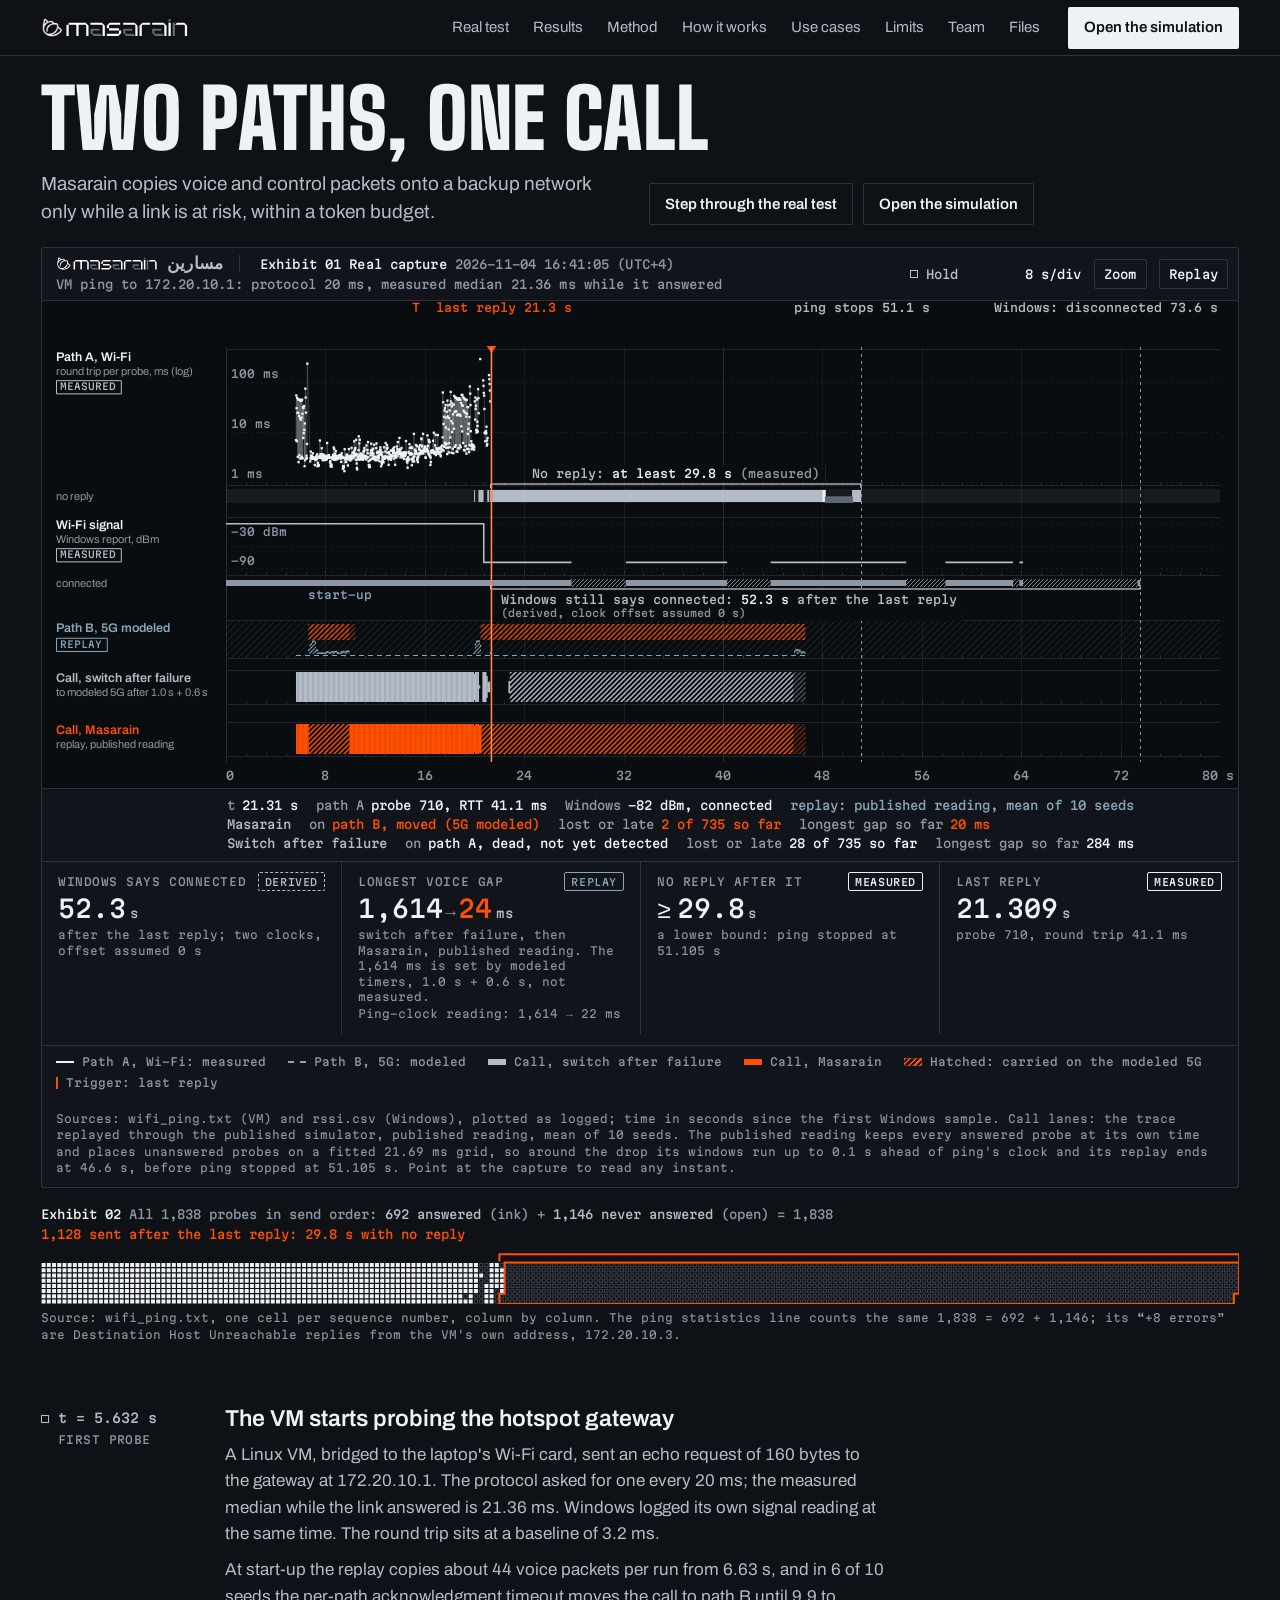
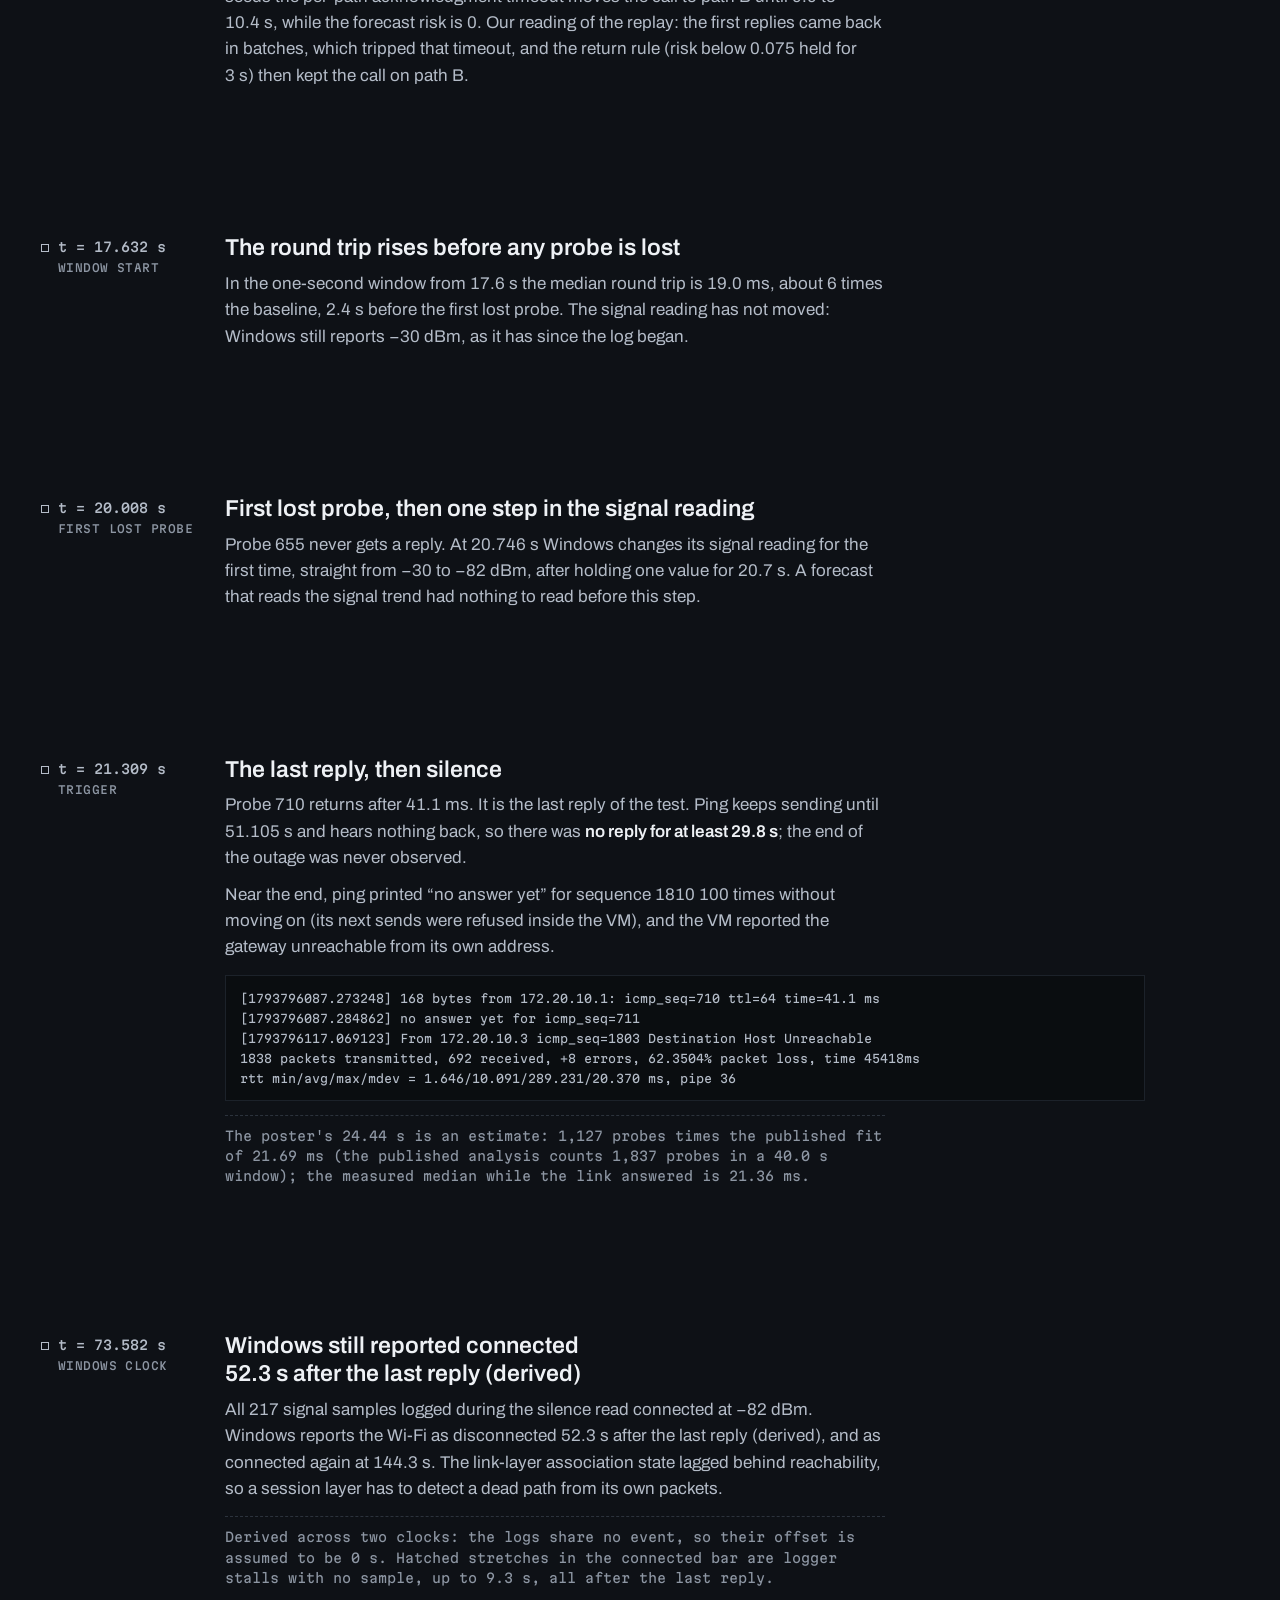
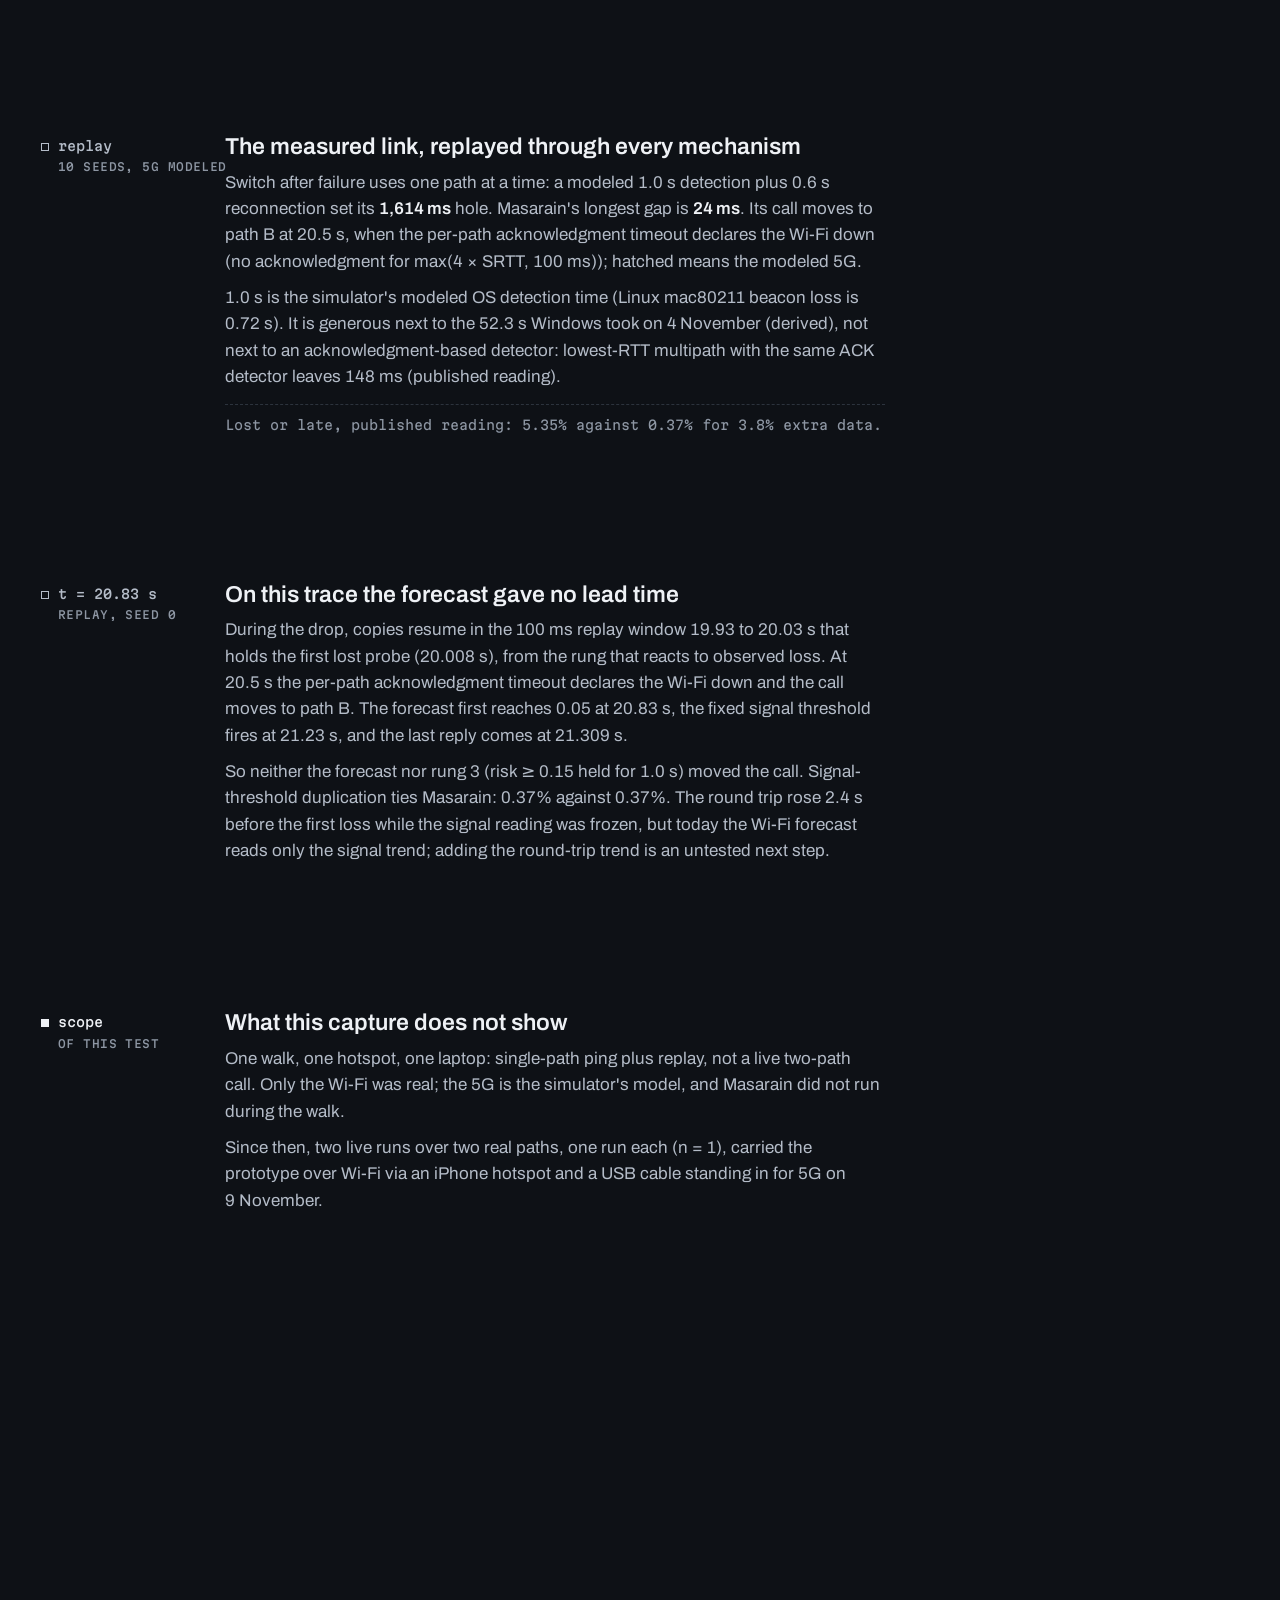
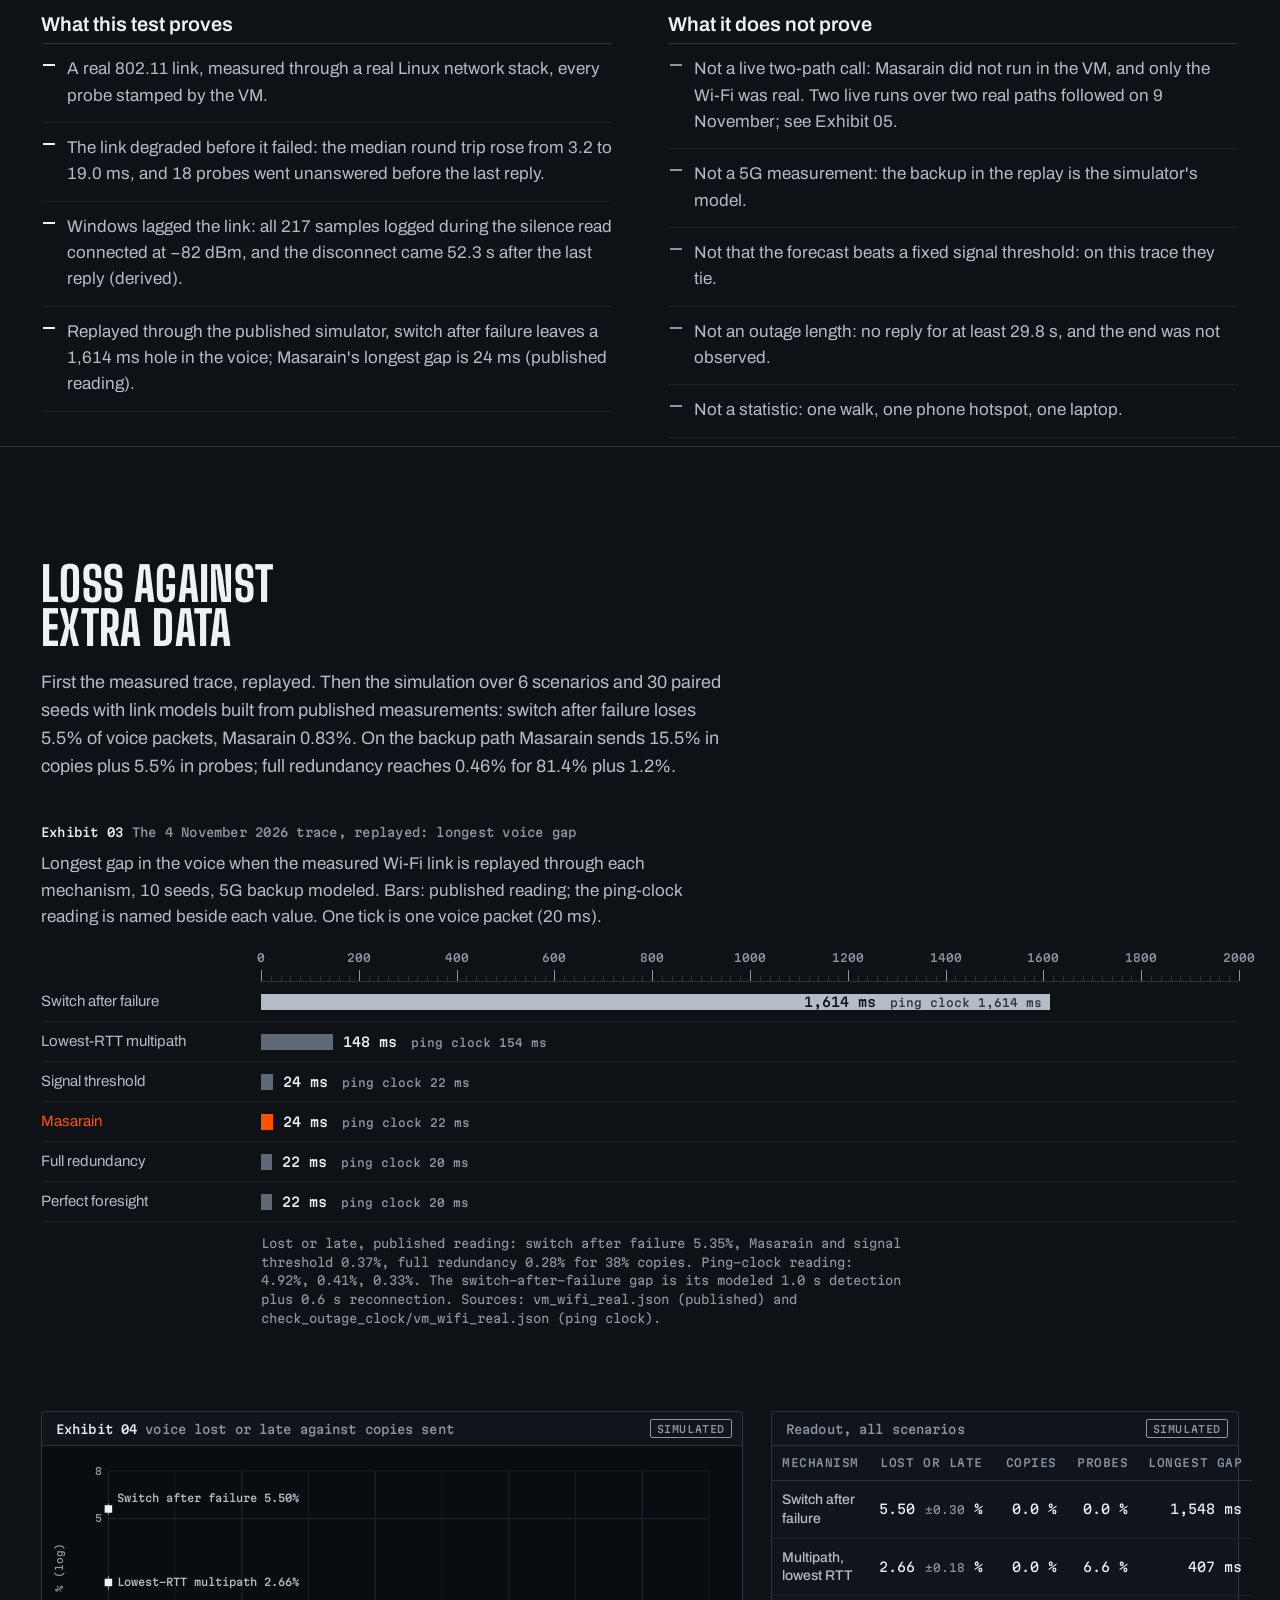
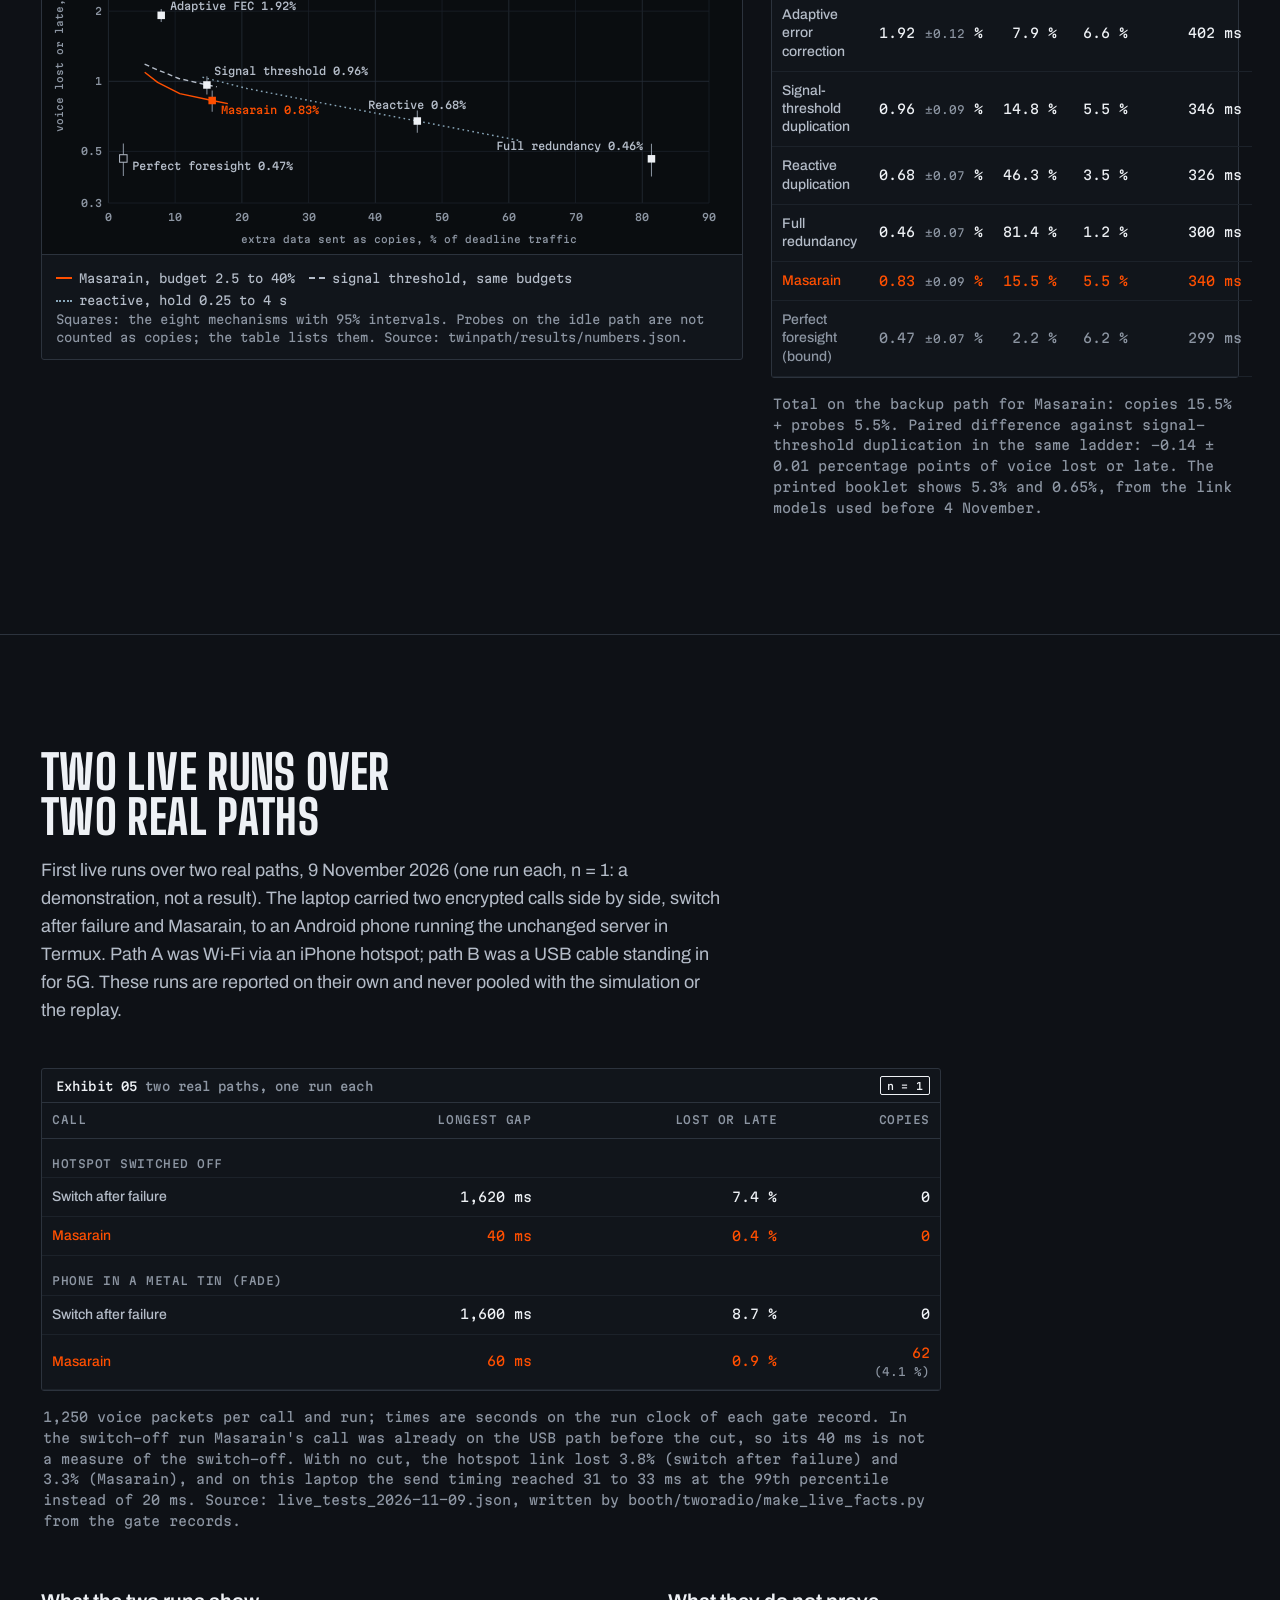
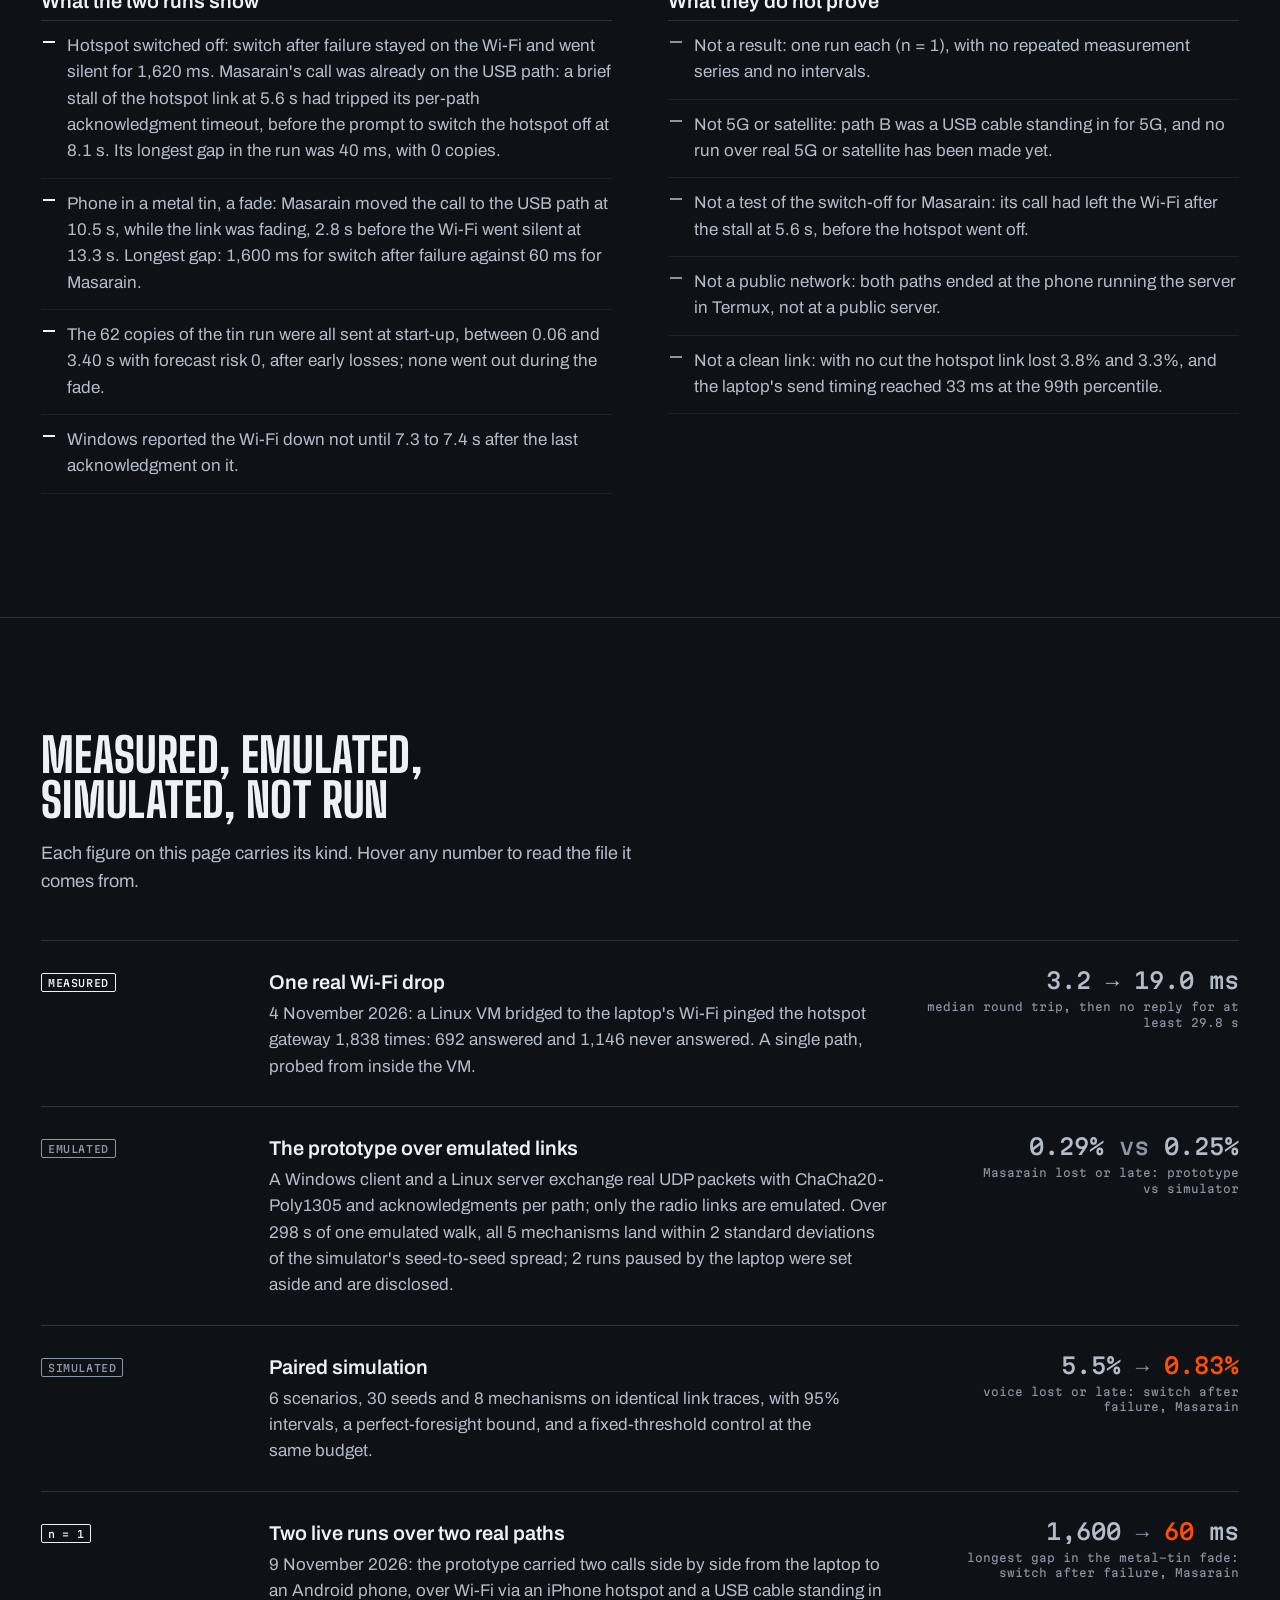
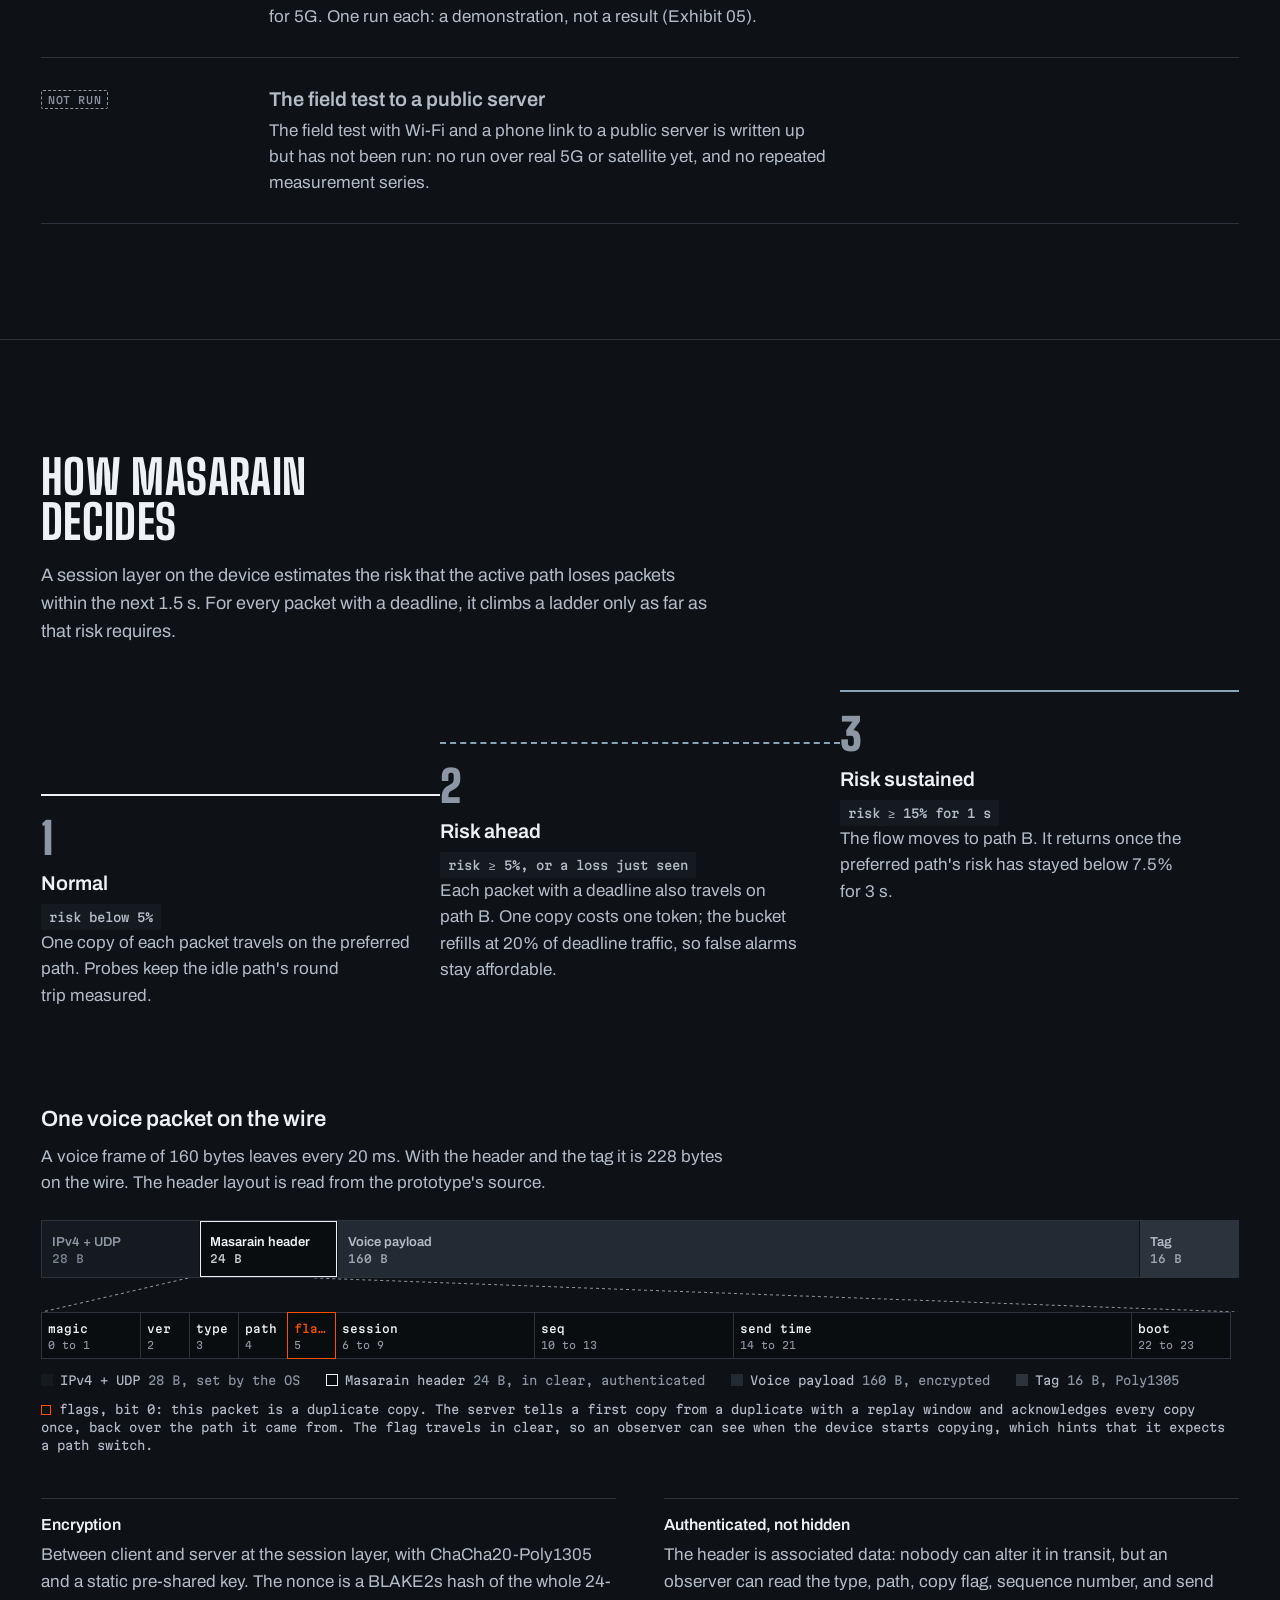
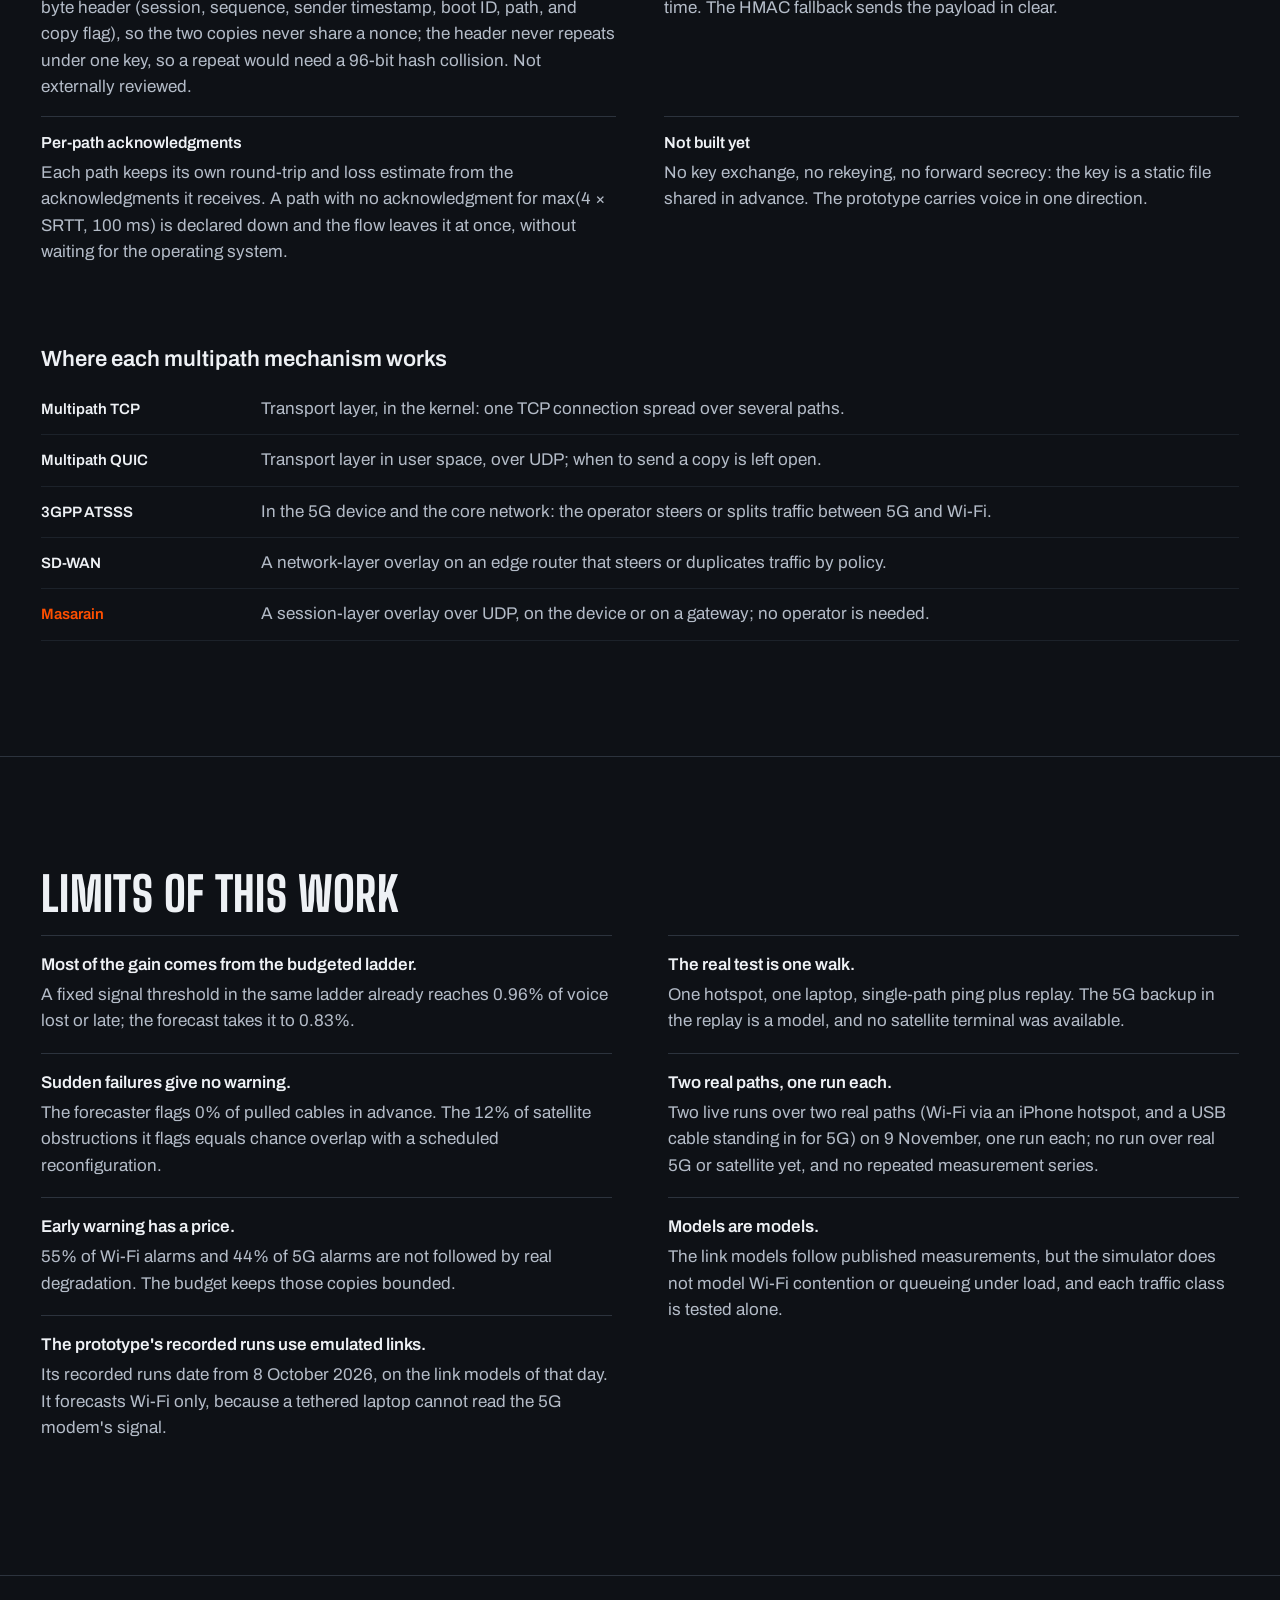
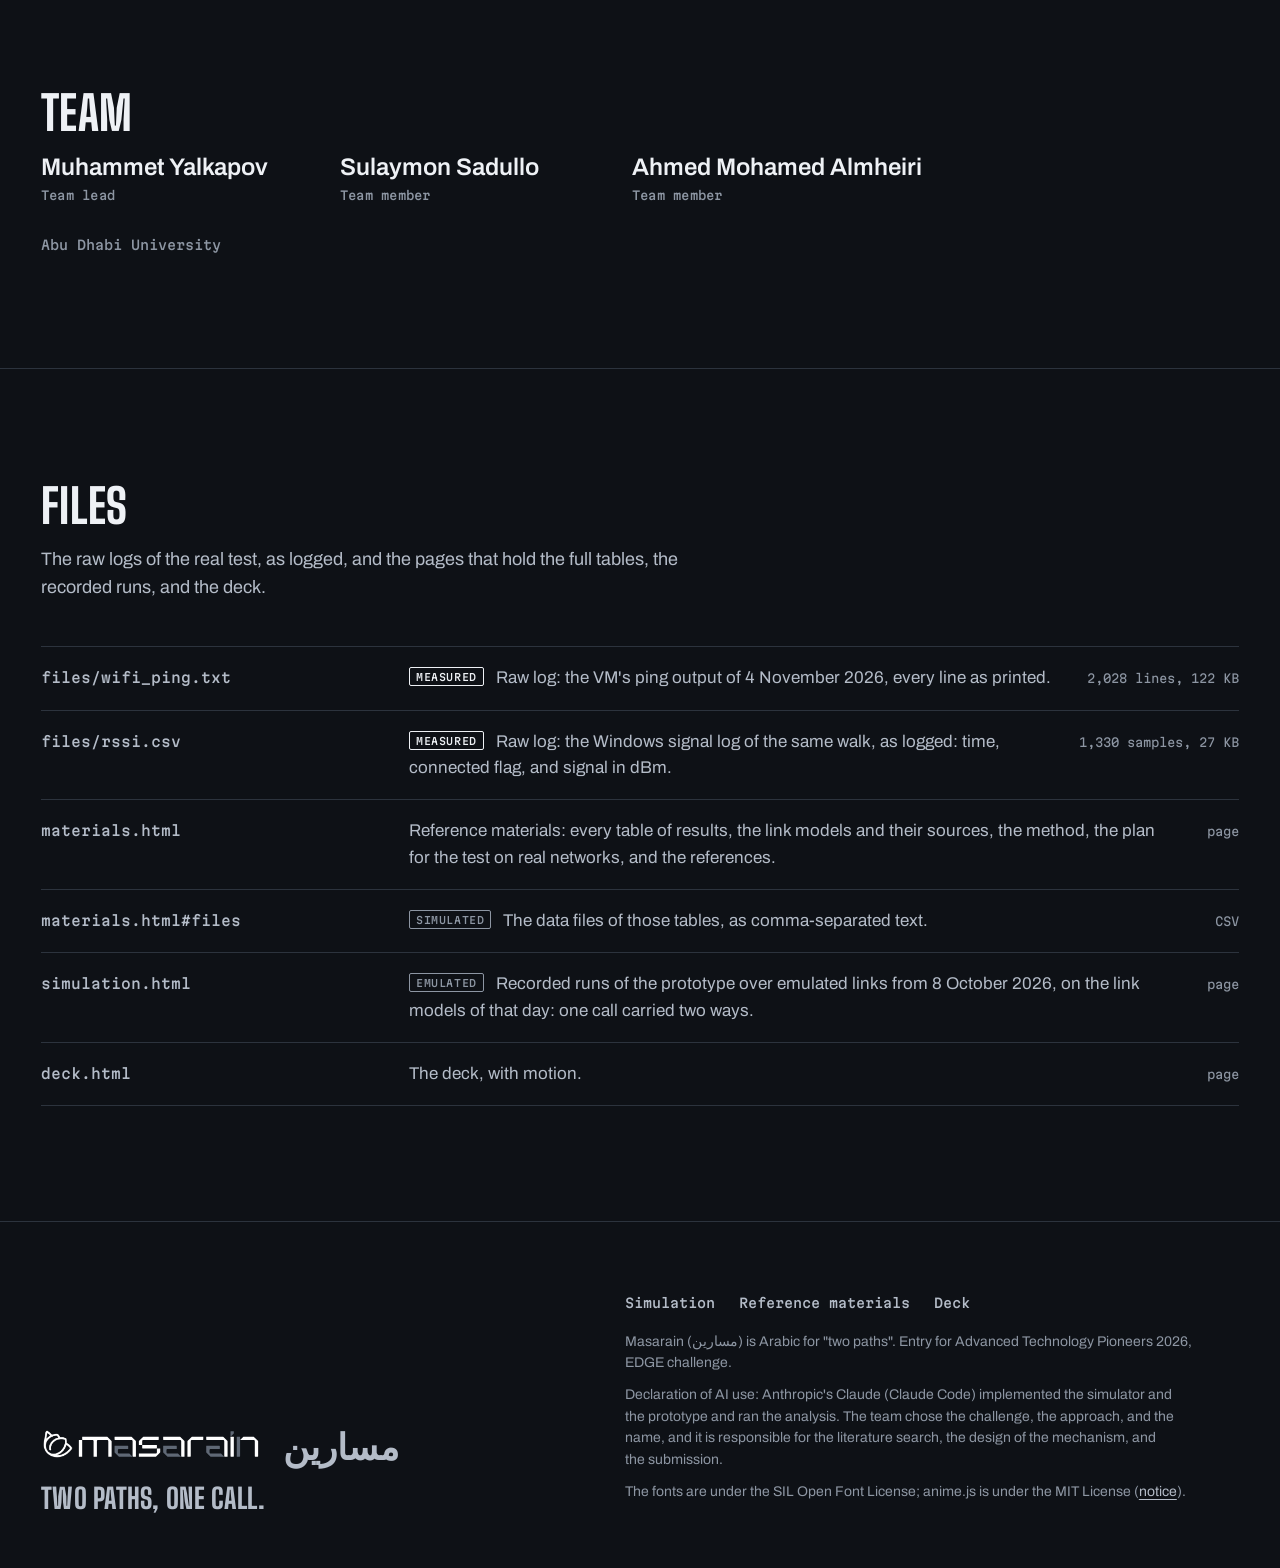
<file: index.html>
<!doctype html>
<html lang="en">
<head>
<meta charset="utf-8">
<meta name="viewport" content="width=device-width, initial-scale=1">
<meta name="robots" content="noindex, nofollow">
<title>Masarain: two paths, one call</title>
<meta name="description" content="Masarain copies voice and control packets onto a backup network only while a link is at risk, within a token budget. The real Wi-Fi capture of 4 November 2026, its replay, and the simulation.">
<meta name="theme-color" content="#0E1116">
<link rel="icon" type="image/png" sizes="32x32" href="assets/brand/favicon-32.png">
<link rel="apple-touch-icon" href="assets/brand/favicon-180.png">
<!--
  Landing page of the site, the "Instrument" design. Generated by site/src/instrument/make_index.py from
  site/src/instrument/index.src.html (run by site/build_site.py); do not edit index.html by hand.
  Every number comes from a token filled from the results files; hover a number to read its status and source.
  Static files only: fonts/, assets/brand/, assets/vendor/anime.iife.min.js (anime.js 4.0.2, MIT, assets/vendor/anime-LICENSE.txt),
  assets/instrument_data.js (generated) and assets/instrument.js.
-->
<style>
@font-face{font-family:"Big Shoulders Display";src:url("fonts/big-shoulders-display-latin.woff2") format("woff2");font-weight:800 900;font-display:swap}
@font-face{font-family:"Archivo";src:url("fonts/archivo-latin.woff2") format("woff2");font-weight:400 700;font-display:swap}
@font-face{font-family:"Martian Mono";src:url("fonts/martian-mono-latin.woff2") format("woff2");font-weight:400 600;font-display:swap}
:root{
  --ground:#0E1116; --screen:#0A0D10; --panel:#11151B; --surface:#151A21; --surface-2:#1C222A;
  --rule:#2C333D; --rule-soft:#1C222A;
  --ink:#EEF1F5; --ink-2:#B4BCC8; --ink-3:#8D96A3; --dim:#5F6875;
  --path-b:#88A5B7; --call:#FF4F00; --on-call:#0A0A0A;
  --f-display:"Big Shoulders Display","Arial Narrow",sans-serif;
  --f-body:"Archivo",system-ui,-apple-system,"Segoe UI",sans-serif;
  --f-mono:"Martian Mono",ui-monospace,Consolas,monospace;
  --f-ar:"Segoe UI","Noto Sans Arabic","Geeza Pro",Tahoma,sans-serif;
  --ease-out:cubic-bezier(.22,1,.36,1);
  --gutter:clamp(16px,3.2vw,48px);
  --nav-h:56px;
  --label-w:184px;
  --px:1px;
  --z-sticky:5; --z-nav:30; --z-skip:40;
}
*,*::before,*::after{box-sizing:border-box}
html{color-scheme:dark;-webkit-text-size-adjust:100%;scroll-padding-top:calc(var(--nav-h) + 16px)}
body{margin:0;background:var(--ground);color:var(--ink);font:400 1.0625rem/1.55 var(--f-body);-webkit-font-smoothing:antialiased;text-rendering:optimizeLegibility;overflow-x:hidden}
img,svg,canvas{display:block;max-width:100%}
a{color:inherit;text-underline-offset:3px;text-decoration-thickness:1px}
p{text-wrap:pretty}
h1,h2,h3{text-wrap:balance}
:focus-visible{outline:2px solid var(--ink);outline-offset:3px}
.wrap{width:min(100% - 2*var(--gutter),1360px);margin-inline:auto}
.vh{position:absolute!important;width:1px;height:1px;overflow:hidden;clip:rect(0 0 0 0);white-space:nowrap}
.skip{position:absolute;left:8px;top:-60px;z-index:var(--z-skip);background:var(--ink);color:var(--ground);padding:10px 14px;font-weight:600;text-decoration:none}
.skip:focus{top:8px}
data.n{font-variant-numeric:tabular-nums;white-space:nowrap}
[lang="ar"]{font-family:var(--f-ar)}

/* provenance pips: status words, never color alone */
.pip{display:inline-block;font:500 .625rem/1 var(--f-mono);letter-spacing:.06em;text-transform:uppercase;padding:4px 6px 3px;border:1px solid currentColor;border-radius:2px;vertical-align:2px;white-space:nowrap}
.pip--meas{color:var(--ink)}
.pip--der{color:var(--ink-2);border-style:dashed}
.pip--rep{color:var(--path-b)}
.pip--sim,.pip--emu{color:var(--ink-3)}
.pip--est{color:var(--ink-3);border-style:dashed}

/* rolling digits (NumberFlow pattern, by hand): each digit is a strip moved with transform */
.rn{display:inline-flex;font-variant-numeric:tabular-nums;white-space:nowrap;vertical-align:baseline}
.rn-d{display:inline-block;height:1.1em;line-height:1.1em;overflow:hidden;vertical-align:bottom}
.rn-s{display:block;transition:transform .2s var(--ease-out);will-change:transform}
.rn-s i{display:block;height:1.1em;font-style:normal;text-align:center}
.rn-c{display:inline-block;line-height:1.1em;vertical-align:bottom}

/* navigation */
.nav{position:sticky;top:0;z-index:var(--z-nav);height:var(--nav-h);background:var(--ground);border-bottom:1px solid var(--rule)}
.nav .wrap{height:100%;display:flex;align-items:center;gap:28px}
.brand{flex:none;display:block;padding:6px 0}
.brand img{width:148px;height:auto}
.nav-links{display:flex;gap:24px;margin-left:auto}
.nav-links a{font-size:.9375rem;color:var(--ink-2);text-decoration:none;padding:8px 0;transition:color .15s var(--ease-out)}
.menu{display:none;margin-left:auto}
.btn{display:inline-flex;align-items:center;gap:10px;height:42px;padding:0 16px;border-radius:2px;font:600 .9375rem/1 var(--f-body);text-decoration:none;white-space:nowrap;cursor:pointer;border:0;color:var(--ink);background:transparent;transition:background-color .15s var(--ease-out),box-shadow .15s var(--ease-out),transform .12s var(--ease-out)}
.btn:active{transform:scale(.97)}
.btn--ink{background:var(--ink);color:var(--ground)}
.btn--line{box-shadow:inset 0 0 0 1px var(--rule)}
.btn--sm{height:30px;padding:0 10px;font:500 .75rem/1 var(--f-mono);letter-spacing:.02em}
.btn[aria-pressed="true"]{box-shadow:inset 0 0 0 1px var(--ink)}
@media (hover:hover) and (pointer:fine){
  .nav-links a:hover{color:var(--ink)}
  .btn--ink:hover{background:#FFFFFF}
  .btn--line:hover{box-shadow:inset 0 0 0 1px var(--ink-3)}
  .files a:hover .f-path{color:var(--ink)}
  .foot .foot-links a:hover,.foot p a:hover{color:var(--ink)}
}

/* hero (site mode) */
.hero-head{padding:26px 0 22px}
h1{margin:0;font:900 clamp(3.25rem,6.4vw,5.75rem)/.88 var(--f-display);text-transform:uppercase;letter-spacing:.004em}
.hero-row{display:flex;flex-wrap:wrap;align-items:flex-end;gap:16px 36px;margin-top:16px}
.lede{margin:0;max-width:52ch;font-size:1.1875rem;line-height:1.45;color:var(--ink-2)}
.ctas{display:flex;flex-wrap:wrap;gap:10px}

/* name plate (booth mode) */
.plate{display:none}
.plate-name{display:flex;align-items:baseline;gap:calc(var(--px)*22);flex-wrap:wrap}
.pn-latin{display:block;height:calc(var(--px)*58);width:auto}
.pn-ar{font:600 calc(var(--px)*50)/1 var(--f-ar);color:var(--ink);transform:translateY(calc(var(--px)*4))}
.pn-gloss{font:500 calc(var(--px)*17)/1.2 var(--f-mono);color:var(--ink-2);letter-spacing:.02em}
.plate-slogan{margin:calc(var(--px)*10) 0 0;font:800 calc(var(--px)*32)/1 var(--f-display);text-transform:uppercase;letter-spacing:.02em;color:var(--ink)}
.plate-meta{margin:0;font:500 calc(var(--px)*16)/1.45 var(--f-mono);color:var(--ink-2);text-align:right}
.plate-meta b{font-weight:500;color:var(--ink)}
.keys{margin:0;font:500 .75rem/1.5 var(--f-mono);color:var(--ink-3)}
.keys kbd{font:inherit;color:var(--ink);border:1px solid var(--rule);border-radius:2px;padding:1px 6px;margin-right:4px}

/* the instrument */
.capture{position:relative}
.scope-sticky{position:sticky;top:var(--nav-h);z-index:var(--z-sticky);background:var(--ground)}
.scope{margin:0;position:relative;border:1px solid var(--rule);border-radius:3px;background:var(--panel)}
.scope--top{border-radius:3px 3px 0 0}
.scope--bottom{border-top:0;border-radius:0 0 3px 3px}
.bezel{display:flex;align-items:center;justify-content:space-between;gap:12px 20px;padding:7px 10px 7px 14px;border-bottom:1px solid var(--rule);font:500 .75rem/1.35 var(--f-mono);color:var(--ink-3);letter-spacing:.01em}
.bezel-meta{display:flex;flex-wrap:wrap;align-items:baseline;gap:4px 18px;min-width:0}
.bezel-meta b{color:var(--ink);font-weight:500}
.nameplate{display:inline-flex;align-items:baseline;gap:9px;padding-right:16px;margin-right:2px;border-right:1px solid var(--rule)}
.nameplate img{height:15px;width:auto;align-self:center}
.nameplate span{font:600 1.0625rem/1 var(--f-ar);color:var(--ink-2)}
.exh{color:var(--ink-2)}
.bezel-ctl{display:flex;align-items:center;gap:12px;flex:none}
.state{display:inline-flex;align-items:center;gap:8px;color:var(--ink-2);min-width:12ch}
.state i{width:8px;height:8px;border:1px solid var(--ink-2);display:inline-block}
.state.is-run i{background:var(--ink);border-color:var(--ink)}
.tb{color:var(--ink);min-width:8ch;text-align:right}
.screen{position:relative;background:var(--screen);touch-action:pan-y;overflow:hidden}
#scope-canvas{width:100%;height:440px}
.screen .ck{position:absolute;width:10px;height:10px;border:0 solid var(--ink-3);pointer-events:none}
.ck--tl{left:4px;top:4px;border-left-width:1px;border-top-width:1px}
.ck--tr{right:4px;top:4px;border-right-width:1px;border-top-width:1px}
.ck--bl{left:4px;bottom:4px;border-left-width:1px;border-bottom-width:1px}
.ck--br{right:4px;bottom:4px;border-right-width:1px;border-bottom-width:1px}
.cur{position:absolute;left:0;top:34px;width:0;height:0;pointer-events:none;will-change:transform}
.cur[hidden]{display:none}
.cur-line{position:absolute;left:0;top:0;width:1px;height:var(--cur-h,360px);background:rgba(238,241,245,.5)}
/* labels over the canvas that carry rolling digits */
.ovl{position:absolute;left:0;top:0;pointer-events:none;font:500 11.5px/1.1 var(--f-mono);color:var(--ink);background:var(--screen);padding:2px 6px;white-space:nowrap;will-change:transform,opacity;opacity:0;transition:opacity .2s var(--ease-out)}
.ovl.is-on{opacity:1}
.ovl .k{color:var(--ink-2)}
.ovl .st{color:var(--ink-3)}
.ovl--2 .l1,.ovl--2 .l2{display:block}
.ovl--2 .l2{font-size:.88em;margin-top:2px}
.readbar.is-wait{opacity:0}
.readbar{transition:opacity .2s var(--ease-out)}
.readbar{display:grid;gap:2px;min-height:33px;padding:8px 14px 8px calc(var(--label-w) + 1px);border-top:1px solid var(--rule);font:500 .75rem/1.45 var(--f-mono);color:var(--ink);font-variant-numeric:tabular-nums}
.readbar .rl{display:flex;flex-wrap:wrap;gap:0 18px}
.readbar em{font-style:normal;color:var(--ink-3);margin-right:7px}
.readbar .who{color:var(--ink-2);font-weight:600;min-width:0}
.readbar .c-call{color:var(--call)}
.readbar .c-b{color:var(--path-b)}
.noscript{position:absolute;inset:auto 16px 16px;font:500 .8125rem var(--f-mono);color:var(--ink-2)}
.meas{display:grid;grid-template-columns:repeat(4,minmax(0,1fr));margin:0}
.meas>div{padding:10px 16px 12px;border-left:1px solid var(--rule);min-width:0}
.meas>div:first-child{border-left:0}
.meas dt{display:flex;align-items:center;justify-content:space-between;gap:8px;font:500 .6875rem/1.2 var(--f-mono);letter-spacing:.05em;text-transform:uppercase;color:var(--ink-3)}
.meas dd{margin:5px 0 0;font:500 clamp(1.25rem,1.9vw,1.75rem)/1.1 var(--f-mono);color:var(--ink);font-variant-numeric:tabular-nums;white-space:nowrap}
.meas dd .u{font-size:.5em;color:var(--ink-2);margin-left:.3em;letter-spacing:.02em}
.meas dd .ar{font-size:.7em;color:var(--ink-3);margin:0 .15em}
.meas dd .call{color:var(--call)}
.meas dd{transition:opacity .2s var(--ease-out)}
.meas dd.is-pending{opacity:.32}
.meas .sub{display:block;margin-top:5px;font:400 .6875rem/1.4 var(--f-mono);color:var(--ink-3);white-space:normal}
.meas .alt-line{display:block;margin-top:2px;color:var(--ink-3)}
.legend{display:flex;flex-wrap:wrap;gap:6px 22px;padding:8px 14px 9px;border-top:1px solid var(--rule);font:500 .6875rem/1.4 var(--f-mono);color:var(--ink-3)}
.legend span{display:inline-flex;align-items:center;gap:8px}
.sw{display:inline-block;width:18px;height:0;border-top:2px solid var(--ink)}
.sw--b{border-top:2px dashed var(--path-b)}
.sw--call{border-top-width:6px;border-color:var(--call)}
.sw--one{border-top-width:6px;border-color:var(--ink-2)}
.sw--hatch{height:8px;border:0;background:repeating-linear-gradient(135deg,var(--call) 0 1.5px,transparent 1.5px 4px);box-shadow:inset 0 0 0 1px rgba(255,79,0,.35)}
.sw--trig{width:2px;height:12px;border:0;background:var(--call)}
.src-note{margin:0;padding:0 14px 10px;font:400 .6875rem/1.5 var(--f-mono);color:var(--ink-3)}
.src-booth,.s-booth{display:none}

/* exhibit 02: the punch card */
.punch{margin:18px 0 0}
.punch-head{display:flex;flex-wrap:wrap;align-items:baseline;justify-content:space-between;gap:4px 18px;margin:0 0 8px;font:500 .75rem/1.4 var(--f-mono);color:var(--ink-3)}
.punch-head b{font-weight:500;color:var(--ink-2)}
.punch-head .ex{color:var(--ink)}
.punch-head .c-call{color:var(--call)}
.pc-box{position:relative}
.pc{width:100%;height:auto}
.pc--narrow{display:none}
.pc-ink{fill:var(--ink)}
.pc-open{fill:none;stroke:var(--dim);stroke-width:1.1}
.pc-after{fill:none;stroke:var(--call);stroke-width:2;vector-effect:non-scaling-stroke}
.pc-bar{fill:none;stroke:var(--call);stroke-width:2;vector-effect:non-scaling-stroke}
.pc-wipe{clip-path:inset(0 0 0 0)}
.punch .src-note{padding:6px 0 0}

/* lab notebook */
.notes-wrap{position:relative}
.nprog{display:none}
.notebook{list-style:none;margin:0;padding:44px 0 30vh}
.note{display:grid;grid-template-columns:var(--label-w) minmax(0,66ch);padding:2vh 0 13vh}
.note--intro,.note--zoom{display:none}
.note>div{min-width:0}
.stamp{margin:0;padding:4px 16px 0 0;font:500 .8125rem/1.4 var(--f-mono);color:var(--ink-3);white-space:nowrap;transition:color .2s var(--ease-out)}
.stamp i{display:inline-block;width:8px;height:8px;margin-right:9px;border:1px solid currentColor;vertical-align:0}
.stamp span{display:block;margin:4px 0 0 17px;font-size:.6875rem;letter-spacing:.04em;text-transform:uppercase;color:var(--ink-3)}
.note.is-on .stamp{color:var(--ink)}
.note.is-on .stamp i{background:currentColor}
.note h3{margin:0 0 8px;font:600 1.4375rem/1.25 var(--f-body);color:var(--ink)}
.note p{margin:0 0 10px;color:var(--ink-2)}
.note p strong{color:var(--ink);font-weight:600}
.fix{margin-top:14px!important;padding-top:10px;border-top:1px dashed var(--rule);font:400 .8125rem/1.55 var(--f-mono);color:var(--ink-3)!important}
.log{margin:14px 0 4px;padding:12px 14px;width:min(100% + 260px,calc(100vw - var(--label-w) - 2*var(--gutter)));background:var(--screen);border:1px solid var(--rule-soft);font:400 .71875rem/1.75 var(--f-mono);color:var(--ink-2);white-space:pre-wrap;overflow-wrap:anywhere}

/* what the test proves */
.proves{display:grid;grid-template-columns:repeat(2,minmax(0,1fr));gap:0 56px;margin:0 0 8px}
.proves h3{margin:0 0 6px;font:600 1.25rem/1.3 var(--f-body)}
.proves ul{list-style:none;margin:0;padding:0;border-top:1px solid var(--rule)}
.proves li{padding:12px 0 13px 26px;border-bottom:1px solid var(--rule-soft);color:var(--ink-2);position:relative}
.proves li::before{content:"";position:absolute;left:2px;top:20px;width:12px;height:0;border-top:2px solid var(--ink)}
.proves .not li::before{border-top:2px dashed var(--ink-3)}

/* sections */
.sec{padding:clamp(72px,9vw,124px) 0;border-top:1px solid var(--rule)}
h2{margin:0 0 18px;font:800 clamp(2.125rem,3.7vw,3.375rem)/.94 var(--f-display);text-transform:uppercase;letter-spacing:.008em;max-width:18ch}
.sec-lede{margin:0 0 44px;max-width:68ch;font-size:1.125rem;color:var(--ink-2)}
h3.sub-h{margin:0 0 10px;font:600 1.375rem/1.3 var(--f-body)}
.panel{margin:0;border:1px solid var(--rule);border-radius:3px;background:var(--panel)}
.panel>.bezel{border-bottom:1px solid var(--rule)}
.res-grid{display:grid;grid-template-columns:minmax(0,1.5fr) minmax(0,1fr);gap:28px;align-items:start;margin-top:84px}
.xy-wrap{padding:10px 8px 6px;background:var(--screen)}
.xy{width:100%;height:auto}
.xy--phone{display:none}
.xy .g{stroke:#1A2028;stroke-width:1}
.xy .gM{stroke:#262D37}
.xy .ax{fill:var(--ink-3);font:500 12px var(--f-mono)}
.xy .axt{fill:var(--ink-3);font:500 11.5px var(--f-mono)}
.xy .sweep{fill:none;stroke-width:1.7;stroke-linejoin:round}
.xy .c-p{stroke:var(--call)}
.xy .c-thr{stroke:var(--ink-2);stroke-dasharray:6 4}
.xy .c-hold{stroke:var(--path-b);stroke-dasharray:2 4}
.xy .pt rect{fill:var(--ink)}
.xy .pt-p rect{fill:var(--call)}
.xy .pt-o rect{fill:var(--screen);stroke:var(--ink-2);stroke-width:1.2}
.xy .ci{stroke:var(--ink-3);stroke-width:1.2}
.xy .lab{fill:var(--ink-2);font:500 12.5px var(--f-mono)}
.xy .pt-p .lab{fill:var(--call)}
.xy--phone .ax,.xy--phone .axt{font-size:10.5px}
.xy--phone .lab{font-size:10.5px}
.cap{margin:0;padding:10px 14px 12px;border-top:1px solid var(--rule);font:400 .75rem/1.55 var(--f-mono);color:var(--ink-3)}
.cap .k{display:inline-flex;align-items:center;gap:7px;margin-right:14px;color:var(--ink-2)}
.cap .k i{display:inline-block;width:16px;border-top:2px solid var(--call)}
.cap .k i.thr{border-top:2px dashed var(--ink-2)}
.cap .k i.hold{border-top:2px dotted var(--path-b)}
.mt{width:100%;border-collapse:collapse;font:400 .8125rem/1.3 var(--f-mono);font-variant-numeric:tabular-nums}
.mt th,.mt td{padding:10px 10px;text-align:right;border-bottom:1px solid var(--rule-soft);white-space:nowrap}
.mt thead th{font-weight:500;font-size:.6875rem;letter-spacing:.05em;text-transform:uppercase;color:var(--ink-3);border-bottom-color:var(--rule)}
.mt th[scope=row]{text-align:left;font:500 .875rem/1.3 var(--f-body);color:var(--ink-2);white-space:normal;letter-spacing:0;text-transform:none}
.mt thead th:first-child{text-align:left}
.mt td{color:var(--ink)}
.mt small{font-size:.6875rem;color:var(--ink-3);margin-left:2px}
.mt tr.is-p th,.mt tr.is-p td{color:var(--call)}
.mt tr.is-o th,.mt tr.is-o td{color:var(--ink-3)}
.mt tr.grp th{padding-top:18px;padding-bottom:6px;text-align:left;white-space:normal;font:500 .6875rem/1.3 var(--f-mono);letter-spacing:.05em;text-transform:uppercase;color:var(--ink-3)}
.mt--live thead th{white-space:normal;vertical-align:bottom}
.mt--live small.pct{display:block;margin:3px 0 0}
.live-grid{max-width:900px}
.live-proves{margin-top:56px}
.pip--demo{color:var(--ink);text-transform:none;letter-spacing:.02em}
.res-note{margin:16px 2px 0;font:400 .8125rem/1.6 var(--f-mono);color:var(--ink-3)}
.exlabel{display:block;margin:0 0 10px;font:500 .75rem/1.4 var(--f-mono);color:var(--ink-3);letter-spacing:.02em}
.exlabel b{color:var(--ink);font-weight:500}

.replay-text{max-width:70ch;color:var(--ink-2)}
.replay-text p{margin:0 0 10px}
.gr{--gr-name:220px;margin-top:22px}
.gr-scale{position:relative;height:30px;margin-left:var(--gr-name);border-bottom:1px solid var(--rule)}
.tk{position:absolute;bottom:0;width:1px;height:5px;background:#2C333D}
.tk.M{height:11px;background:var(--ink-3)}
.tl{position:absolute;top:0;transform:translateX(-50%);font:500 .6875rem/1 var(--f-mono);color:var(--ink-3)}
.gr-rows{list-style:none;margin:0;padding:0}
.gr-row{display:grid;grid-template-columns:var(--gr-name) minmax(0,1fr);align-items:center;height:40px;border-bottom:1px solid var(--rule-soft)}
.gr-name{font-size:.9375rem;color:var(--ink-2);padding-right:12px}
.gr-track{position:relative;height:100%}
.gr-bar{position:absolute;left:0;top:calc(50% - 8px);height:16px;background:var(--dim);transform-origin:left center}
.gr-b0 .gr-bar{background:var(--ink-2)}
.gr-p .gr-bar{background:var(--call)}
.gr-p .gr-name{color:var(--call)}
.gr-val{position:absolute;top:50%;transform:translate(10px,-50%);font:500 .8125rem/1 var(--f-mono);color:var(--ink);white-space:nowrap}
.gr-val small{font-size:.6875rem;color:var(--ink-3);margin-left:6px}
.gr-b0 .gr-val{transform:translate(calc(-100% - 8px),-50%);color:var(--ground)}
.gr-b0 .gr-val small{color:#2C333D}
.gr-foot{margin:12px 0 0 var(--gr-name);font:400 .75rem/1.55 var(--f-mono);color:var(--ink-3);max-width:80ch;overflow-wrap:anywhere}

/* evidence ledger */
.ledger{list-style:none;margin:0;padding:0;border-top:1px solid var(--rule)}
.ledger>li{display:grid;grid-template-columns:200px minmax(0,1fr) minmax(220px,320px);gap:12px 28px;align-items:baseline;padding:26px 0;border-bottom:1px solid var(--rule)}
.ledger h3{margin:0 0 6px;font:600 1.25rem/1.3 var(--f-body)}
.ledger p{margin:0;color:var(--ink-2);max-width:66ch}
.led-fig{font:500 1.375rem/1.2 var(--f-mono);text-align:right;color:var(--ink);font-variant-numeric:tabular-nums}
.led-fig small{display:block;margin-top:6px;font:400 .6875rem/1.4 var(--f-mono);color:var(--ink-3)}
.ledger li.is-next{color:var(--ink-3)}
.ledger li.is-next h3{color:var(--ink-2)}

/* ladder: a staircase that climbs, rung 3 highest */
.ladder{list-style:none;margin:0;padding:0;display:grid;grid-template-columns:repeat(3,minmax(0,1fr));align-items:start}
.rung{padding:20px 28px 0 0}
.rung:nth-child(1){margin-top:104px;border-top:2px solid var(--ink)}
.rung:nth-child(2){margin-top:52px;border-top:2px dashed var(--path-b)}
.rung:nth-child(3){border-top:2px solid var(--path-b)}
.rung .num{display:block;font:900 2.75rem/1 var(--f-display);color:var(--ink-3);margin-bottom:10px}
.rung h3{margin:0 0 8px;font:600 1.25rem/1.3 var(--f-body)}
.cond{display:inline-block;margin:0 0 10px;padding:5px 8px 4px;background:var(--surface);font:500 .75rem/1.45 var(--f-mono);color:var(--ink)}
.rung p{margin:0;color:var(--ink-2)}
.pk{margin-top:96px}
.pk-strip{display:flex;height:58px;border:1px solid var(--rule)}
.pk-seg{display:flex;flex-direction:column;justify-content:center;gap:3px;padding:0 10px;min-width:0;overflow:hidden;border-right:1px solid var(--ground)}
.pk-seg:last-child{border-right:0}
.pk-seg b{font:600 .8125rem/1.15 var(--f-body);white-space:nowrap;overflow:hidden;text-overflow:ellipsis}
.pk-seg em{font:500 .6875rem/1 var(--f-mono);font-style:normal;opacity:.85}
.seg-ip{background:var(--surface);color:var(--ink-3)}
.seg-hdr{background:var(--screen);color:var(--ink);box-shadow:inset 0 0 0 1px var(--ink)}
.seg-pay{background:#232A33;color:var(--ink-2)}
.seg-tag{background:#2C333D;color:var(--ink-2)}
.pk-conn{width:100%;height:34px}
.pk-conn path{stroke:var(--ink-3);stroke-width:1;fill:none;stroke-dasharray:3 3}
.pk-hdr{display:flex;flex-wrap:wrap}
.pk-f{flex:0 0 calc(var(--b) / 24 * 100%);min-width:0;padding:9px 6px 8px;border:1px solid var(--rule);margin:0 -1px -1px 0;background:var(--screen)}
.pk-f b{display:block;font:500 .6875rem/1.2 var(--f-mono);color:var(--ink);white-space:nowrap;overflow:hidden;text-overflow:ellipsis}
.pk-f em{display:block;margin-top:4px;font:400 .625rem/1 var(--f-mono);font-style:normal;color:var(--ink-3);white-space:nowrap;overflow:hidden;text-overflow:ellipsis}
.pk-f.is-flags{position:relative;z-index:1;border-color:var(--call)}
.pk-f.is-flags b{color:var(--call)}
.pk-legend{display:flex;flex-wrap:wrap;gap:8px 26px;margin:14px 0 0;font:400 .75rem/1.4 var(--f-mono);color:var(--ink-3)}
.pk-legend div{display:flex;gap:8px}
.pk-legend dt{display:inline-flex;align-items:center;gap:7px;color:var(--ink-2)}
.pk-legend dd{margin:0}
.pk-legend .sw{width:12px;height:12px;border:0}
.pk-legend .sw.seg-hdr{box-shadow:inset 0 0 0 1px var(--ink)}
.flagnote{margin:12px 0 0;font:400 .75rem/1.5 var(--f-mono);color:var(--ink-2)}
.flagnote i{display:inline-block;width:10px;height:10px;border:1px solid var(--call);margin-right:8px;vertical-align:-1px}
.spec{display:grid;grid-template-columns:repeat(2,minmax(0,1fr));gap:0 48px;margin:44px 0 0}
.spec>div{padding:16px 0;border-top:1px solid var(--rule)}
.spec dt{font:600 1rem/1.3 var(--f-body);margin-bottom:6px}
.spec dd{margin:0;color:var(--ink-2);max-width:60ch}
.rel{margin:64px 0 0}
.rel table{width:100%;border-collapse:collapse}
.rel th,.rel td{text-align:left;vertical-align:baseline;padding:12px 18px 12px 0;border-bottom:1px solid var(--rule-soft)}
.rel th{width:220px;font:600 .9375rem/1.3 var(--f-body);color:var(--ink)}
.rel td{color:var(--ink-2)}
.rel tr.is-p th{color:var(--call)}

/* limits */
.limits{list-style:none;margin:0;padding:0;columns:2 420px;column-gap:56px}
.limits li{break-inside:avoid;padding:16px 0 18px;border-top:1px solid var(--rule);color:var(--ink-2)}
.limits li b{display:block;margin-bottom:4px;color:var(--ink);font-weight:600}

/* team */
.team{display:flex;flex-wrap:wrap;gap:28px 72px;margin:8px 0 0;padding:0;list-style:none}
.team li{min-width:220px}
.team b{display:block;font:600 1.5rem/1.2 var(--f-body)}
.team span{font:500 .75rem/1.4 var(--f-mono);color:var(--ink-3);letter-spacing:.02em}
.org{margin:28px 0 0;color:var(--ink-3);font:500 .8125rem var(--f-mono)}

/* files */
.files{list-style:none;margin:0;padding:0;border-top:1px solid var(--rule)}
.files li{border-bottom:1px solid var(--rule)}
.files a{display:grid;grid-template-columns:minmax(0,340px) minmax(0,1fr) auto;gap:6px 28px;align-items:baseline;padding:18px 0;text-decoration:none}
.f-path{font:500 .875rem/1.4 var(--f-mono);color:var(--ink-2);transition:color .15s var(--ease-out);overflow-wrap:anywhere}
.f-desc{color:var(--ink-2)}
.f-meta{font:400 .75rem/1.4 var(--f-mono);color:var(--ink-3);white-space:nowrap}

/* footer */
.foot{padding:72px 0 56px;border-top:1px solid var(--rule)}
.foot-grid{display:grid;grid-template-columns:minmax(0,1fr) minmax(0,1.2fr);gap:36px 72px;align-items:end}
.foot-name{display:flex;align-items:baseline;gap:22px;flex-wrap:wrap}
.foot-name img{width:220px;height:auto}
.foot-name .ar{font:600 2.25rem/1 var(--f-ar);color:var(--ink-2)}
.slogan{margin:18px 0 0;font:800 1.75rem/1 var(--f-display);text-transform:uppercase;letter-spacing:.01em}
.foot p{margin:0 0 10px;color:var(--ink-3);font-size:.875rem;max-width:72ch}
/* the slogan is a paragraph, so .foot p would shrink it: the same rule as assets/site_v2.css */
.foot .slogan{margin:18px 0 0;font:800 1.75rem/1 var(--f-display);text-transform:uppercase;letter-spacing:.01em;color:var(--ink-2)}
.foot p a{color:var(--ink-2)}
.foot .foot-links{display:flex;flex-wrap:wrap;gap:6px 24px;margin:0 0 18px}
.foot .foot-links a{font:500 .8125rem/1.4 var(--f-mono);color:var(--ink-2);text-decoration:none;transition:color .15s var(--ease-out)}
.nav-cta{flex:none}
.f-desc .pip{margin-right:8px}
/* the results grid stacks below 1240 px, where the table of eight mechanisms no longer fits beside the chart */
@media (max-width:1240px){
  .res-grid{grid-template-columns:minmax(0,1fr)}
}

@media (max-width:1100px){
  .res-grid{grid-template-columns:minmax(0,1fr)}
  .ledger>li{grid-template-columns:160px minmax(0,1fr)}
  .led-fig{grid-column:2;text-align:left}
}
@media (max-width:980px){
  .nav-links{display:none}
  .menu{display:block;position:relative}
  .menu summary{list-style:none;cursor:pointer;font:500 .8125rem var(--f-mono);color:var(--ink-2);padding:10px 4px}
  .menu summary::-webkit-details-marker{display:none}
  .menu nav{position:absolute;right:0;top:calc(100% + 6px);display:grid;min-width:200px;padding:8px 0;background:var(--panel);border:1px solid var(--rule)}
  .menu nav a{padding:10px 16px;text-decoration:none;color:var(--ink-2)}
  .nameplate{display:none}
}
/* site chrome: the navigation folds into the menu at 1100 px on every page (the same rules as assets/site_v2.css) */
@media (max-width:1100px){
  .nav-links{display:none}
  .menu{display:block;position:relative}
  .menu summary{list-style:none;cursor:pointer;font:500 .8125rem var(--f-mono);color:var(--ink-2);padding:10px 4px}
  .menu summary::-webkit-details-marker{display:none}
  .menu nav{position:absolute;right:0;top:calc(100% + 6px);display:grid;min-width:220px;padding:8px 0;background:var(--panel);border:1px solid var(--rule)}
  .menu nav a{padding:10px 16px;text-decoration:none;color:var(--ink-2)}
  .menu nav a[aria-current="page"]{color:var(--ink)}
}
@media (max-width:760px){
  :root{--nav-h:52px;--label-w:0px}
  .nav .btn{display:none}
  .brand img{width:128px}
  .lede{font-size:1.0625rem}
  .bezel{padding:6px 8px 6px 10px;font-size:.625rem}
  .bezel-meta{flex-wrap:nowrap;white-space:nowrap;overflow:hidden}
  .bezel-meta .opt,.bezel-meta .opt-ping,.bezel-meta .rc{display:none}
  .state,.tb{display:none}
  .ovl{font-size:9px;padding:1px 4px}
  #ov-conn{display:none!important}
  .tbl{overflow-x:auto}
  .bezel-ctl{gap:6px}
  .readbar{padding:6px 10px;font-size:.625rem;min-height:0}
  .readbar .rl{gap:0 12px}
  .meas{grid-template-columns:repeat(2,minmax(0,1fr))}
  .meas>div{padding:7px 10px 8px}
  .meas>div:nth-child(3){border-left:0}
  .meas>div:nth-child(n+3){border-top:1px solid var(--rule)}
  .meas dd{font-size:1.0625rem}
  .meas .sub{display:none}
  .legend{display:none}
  .pc--wide{display:none}
  .pc--narrow{display:block}
  .note{grid-template-columns:minmax(0,1fr);padding:8px 0 36px}
  /* phones: the exhibit scrolls away with the page instead of staying pinned under the navigation */
  .scope-sticky{position:relative;top:auto}
  .stamp{padding:0 0 6px}
  .note h3{font-size:1.25rem}
  .proves{grid-template-columns:minmax(0,1fr);gap:28px}
  .xy--desk{display:none}
  .xy--phone{display:block}
  .mt th,.mt td{padding:9px 4px;font-size:.6875rem}
  .mt th[scope=row]{font-size:.75rem}
  .gr{--gr-name:118px}
  .gr-name{font-size:.8125rem}
  .gr-val small{display:none}
  .gr-foot{margin-left:0}
  .tk:not(.M),.tl:not(.K){display:none}
  .ledger>li{grid-template-columns:minmax(0,1fr)}
  .led-fig{grid-column:auto;text-align:left}
  .ladder{grid-template-columns:minmax(0,1fr)}
  .rung,.rung:nth-child(1),.rung:nth-child(2),.rung:nth-child(3){margin-top:0;margin-bottom:28px}
  .pk-f{flex-basis:calc(var(--b) / 8 * 100%);padding:8px 4px 7px}
  .pk-f b{font-size:.5625rem;letter-spacing:-.02em}
  .pk-seg em{font-size:.5625rem}
  .pk-seg{padding:0 6px}
  .pk-seg b{font-size:.6875rem}
  .seg-ip b,.seg-tag b{display:none}
  .spec{grid-template-columns:minmax(0,1fr)}
  .rel th{width:120px}
  .files a{grid-template-columns:minmax(0,1fr)}
  .foot-grid{grid-template-columns:minmax(0,1fr)}
}

/* ---------------------------------------------------------------- booth mode (?booth=1 or key B)
   One screen, sized in booth pixels: 1 booth px = 1 CSS px at 1920x1080 and scales with the viewport, so the
   physical size on the panel is the same at 100%, 125% and 150% Windows scaling. */
.booth .nav,.booth .hero-head,.booth .nameplate{display:none}
.toast{position:fixed;left:50%;top:12px;z-index:var(--z-skip);transform:translateX(-50%);padding:8px 14px;background:var(--ink);color:var(--ground);font:600 .9375rem/1.2 var(--f-mono);border-radius:2px;opacity:0;pointer-events:none;transition:opacity .2s var(--ease-out)}
.toast.is-on{opacity:1}
@media (min-width:900px){
  /* the booth is one screen: nothing scrolls, and nothing after the capture is laid out (PageDown, End, the wheel,
     and a presentation clicker cannot move the page) */
  html.booth,html.booth body{overflow:hidden;height:100%}
  .booth #proves,.booth main>.sec,.booth .foot{display:none}
  .booth .toast{top:calc(var(--px)*14);padding:calc(var(--px)*9) calc(var(--px)*16);font-size:calc(var(--px)*22)}
  .booth{--px:min(calc(100vw / 1920),calc(100vh / 1080));--label-w:calc(var(--px)*300)}
  .booth .capture{height:100vh;display:grid;grid-template-columns:minmax(0,1fr) calc(var(--px)*500);grid-template-rows:auto minmax(0,1fr) auto auto;grid-template-areas:"plate plate" "scope note" "slots note" "punch punch";gap:calc(var(--px)*12) calc(var(--px)*24);padding:calc(var(--px)*16) calc(var(--px)*28) calc(var(--px)*14);overflow:hidden}
  .booth .capture>.wrap,.booth .scope-sticky>.wrap{width:auto;margin:0}
  .booth .plate{grid-area:plate;display:grid;grid-template-columns:minmax(0,1fr) auto;align-items:end;gap:calc(var(--px)*24);padding-bottom:calc(var(--px)*8);border-bottom:1px solid var(--rule)}
  .booth .pn-latin{height:calc(var(--px)*40)}
  .booth .pn-ar{font-size:calc(var(--px)*40)}
  .booth .plate-slogan{margin-top:calc(var(--px)*4);font-size:calc(var(--px)*27)}
  .booth .plate .keys{margin-top:calc(var(--px)*8);font-size:calc(var(--px)*16);text-align:right;color:var(--ink-2)}
  .booth .keys kbd{padding:calc(var(--px)*1) calc(var(--px)*7)}
  .booth .scope-sticky{grid-area:scope;position:relative;top:auto;min-height:0;display:flex;flex-direction:column}
  .booth .scope-sticky>.wrap{flex:1;min-height:0;display:flex;flex-direction:column}
  .booth .scope--top{flex:1;min-height:0;display:flex;flex-direction:column}
  .booth .bezel{font-size:calc(var(--px)*16);line-height:1.3;padding:calc(var(--px)*7) calc(var(--px)*12) calc(var(--px)*7) calc(var(--px)*16);gap:calc(var(--px)*6) calc(var(--px)*16)}
  .booth .bezel-meta{gap:calc(var(--px)*2) calc(var(--px)*18)}
  .booth .bezel .opt,.booth .bezel .opt2{display:none}
  .booth .btn--sm{height:calc(var(--px)*34);padding:0 calc(var(--px)*12);font-size:calc(var(--px)*16)}
  .booth .bezel-ctl{gap:calc(var(--px)*12)}
  .booth .state{gap:calc(var(--px)*8);min-width:calc(var(--px)*150)}
  .booth .state i{width:calc(var(--px)*10);height:calc(var(--px)*10)}
  .booth .tb{min-width:calc(var(--px)*90)}
  .booth .screen{flex:1;min-height:0}
  .booth #scope-canvas{position:absolute;inset:0;height:100%}
  .booth .readbar{font-size:calc(var(--px)*20);line-height:1.22;padding:calc(var(--px)*6) calc(var(--px)*16) calc(var(--px)*8);gap:calc(var(--px)*1)}
  .booth .readbar .rl{flex-wrap:nowrap;gap:0 calc(var(--px)*22);white-space:nowrap;overflow:hidden}
  .booth .readbar .rl:first-child{font-size:calc(var(--px)*18)}
  .booth .readbar .rl>span{flex:none}
  .booth .readbar em{font:400 calc(var(--px)*16)/1 var(--f-body);color:var(--ink-3);margin-right:calc(var(--px)*8)}
  .booth .readbar .who{width:calc(var(--px)*236);font:600 calc(var(--px)*20)/1.3 var(--f-body)}
  .booth .readbar .on{width:calc(var(--px)*330)}
  .booth .readbar .on b{font-family:var(--f-body);font-weight:500!important}
  .booth .readbar .nn{width:calc(var(--px)*370)}
  .booth .ovl{font-size:calc(var(--px)*18);padding:calc(var(--px)*2) calc(var(--px)*7)}
  .booth .scope-bottom{grid-area:slots}
  .booth .meas{grid-template-columns:minmax(0,1.24fr) minmax(0,1.42fr) minmax(0,.96fr) minmax(0,.84fr)}
  .booth .meas dt .pip{flex:none}
  .booth .meas dt{font:600 calc(var(--px)*16)/1.2 var(--f-body);letter-spacing:.01em;white-space:nowrap}
  .booth .meas>div{padding:calc(var(--px)*8) calc(var(--px)*13) calc(var(--px)*8)}
  .booth .meas dd{font-size:calc(var(--px)*46);line-height:1.05;margin-top:calc(var(--px)*2)}
  .booth .meas dd .u{font-size:calc(var(--px)*24)}
  .booth .meas .sub{font:400 calc(var(--px)*18)/1.28 var(--f-body);color:var(--ink-2);margin-top:calc(var(--px)*4)}
  .booth .s-site{display:none}
  .booth .s-booth{display:inline}
  .booth .pip{font-size:calc(var(--px)*16);padding:calc(var(--px)*4) calc(var(--px)*6) calc(var(--px)*3)}
  .booth .legend,.booth .src-site{display:none}
  .booth .src-booth{display:block;font:400 calc(var(--px)*16)/1.3 var(--f-body);padding:0 calc(var(--px)*16) calc(var(--px)*7);white-space:normal}
  .booth .punch-wrap{grid-area:punch}
  .booth .punch{margin:0}
  .booth .punch-head{font-size:calc(var(--px)*16);margin-bottom:calc(var(--px)*5)}
  .booth .pc--wide{height:calc(var(--px)*50)}
  .booth .punch .src-note{display:none}
  .booth .notes-wrap{grid-area:note;min-height:0;display:flex;flex-direction:column;border-left:1px solid var(--rule);padding-left:calc(var(--px)*24)}
  .booth .nprog{display:flex;align-items:center;gap:calc(var(--px)*6);margin:0 0 calc(var(--px)*16);font:500 calc(var(--px)*16)/1 var(--f-mono);color:var(--ink-2)}
  .booth .nprog i{display:block;width:calc(var(--px)*24);height:calc(var(--px)*8);border:1px solid var(--ink-3)}
  .booth .nprog i.is-on{background:var(--ink);border-color:var(--ink)}
  .booth .nprog span{margin-left:calc(var(--px)*10);white-space:nowrap}
  .booth .notebook{padding:0;flex:1;min-height:0;position:relative}
  .booth .note{display:none;padding:0;grid-template-columns:minmax(0,1fr)}
  .booth .note.is-on{display:block}
  .booth .stamp{font-size:calc(var(--px)*18);padding:0 0 calc(var(--px)*12);color:var(--ink)}
  .booth .stamp i{width:calc(var(--px)*11);height:calc(var(--px)*11);margin-right:calc(var(--px)*10);background:currentColor}
  .booth .stamp span{display:inline;margin:0 0 0 calc(var(--px)*12);font-size:calc(var(--px)*16);color:var(--ink-2)}
  .booth .note h3{font-size:calc(var(--px)*31);line-height:1.18;margin-bottom:calc(var(--px)*14)}
  .booth .note p{font-size:calc(var(--px)*23);line-height:1.42;margin-bottom:calc(var(--px)*12)}
  .booth .fix{font-size:calc(var(--px)*18)!important;line-height:1.5;margin-top:calc(var(--px)*14)!important;padding-top:calc(var(--px)*12)}
  .booth .log{width:auto;font-size:calc(var(--px)*15);line-height:1.55;padding:calc(var(--px)*10) calc(var(--px)*12);margin:calc(var(--px)*12) 0}
  .booth .log-cut{display:none}
}
@media (prefers-reduced-motion:reduce){
  *,*::before,*::after{transition-duration:.01ms!important;animation-duration:.01ms!important;scroll-behavior:auto!important}
}
</style>
</head>
<body>
<a class="skip" href="#main">Skip to content</a>
<script>/* booth mode before first paint, so the stage never flashes the site layout */
try{if(/[?&]booth=(1|true|yes)\b/.test(location.search)){document.body.classList.add("booth");document.documentElement.classList.add("booth")} }catch(e){}</script>

<header class="nav">
  <div class="wrap">
    <a class="brand" href="#top"><img src="assets/brand/logo-on-dark.svg" alt="Masarain" width="641" height="94"></a>
    <nav class="nav-links" aria-label="Site">
      <a href="#capture">Real test</a>
      <a href="#results">Results</a>
      <a href="#method">Method</a>
      <a href="#how">How it works</a>
      <a href="use-cases.html">Use cases</a>
      <a href="#limits">Limits</a>
      <a href="#team">Team</a>
      <a href="#files">Files</a>
    </nav>
    <details class="menu">
      <summary>Menu</summary>
      <nav aria-label="Site">
        <a href="#capture">Real test</a><a href="#results">Results</a><a href="#method">Method</a><a href="#how">How it works</a>
        <a href="use-cases.html">Use cases</a><a href="#limits">Limits</a><a href="#team">Team</a><a href="#files">Files</a><a href="simulation.html">Open the simulation</a>
      </nav>
    </details>
    <a class="btn btn--ink nav-cta" href="simulation.html">Open the simulation</a>
  </div>
</header>

<main id="main">
<section id="top" aria-labelledby="h1">
  <div class="wrap hero-head">
    <h1 id="h1">Two paths, one call</h1>
    <div class="hero-row">
      <p class="lede">Masarain copies voice and control packets onto a backup network only while a link is at risk, within a token budget.</p>
      <div class="ctas"><a class="btn btn--line" href="#n1">Step through the real test</a><a class="btn btn--line" href="simulation.html">Open the simulation</a></div>
    </div>
  </div>

  <div class="capture" id="capture" data-x0="0" data-x1="80" data-marks="last_reply,ping_end,windows_disconnected" data-focus="" data-cursor="last_reply" data-flags="pad,silence,conn">
    <div class="plate" id="plate">
      <div>
        <div class="plate-name"><img class="pn-latin" src="assets/brand/logo-on-dark.svg" alt="Masarain" width="641" height="94"><span class="pn-ar" lang="ar" dir="rtl">مسارين</span><span class="pn-gloss">Arabic for &ldquo;two paths&rdquo;</span></div>
        <p class="plate-slogan">Two paths, one call</p>
      </div>
      <div>
        <p class="plate-meta">Advanced Technology Pioneers 2026 &middot; EDGE challenge</p>
        <p class="keys" id="keys"><kbd>Space</kbd>pause &middot; <kbd>1</kbd>to <kbd>8</kbd>notes &middot; <kbd>Z</kbd>zoom, <kbd>Esc</kbd>back &middot; <kbd>R</kbd>replay &middot; <kbd>K</kbd>attract &middot; <kbd>B</kbd>booth</p>
      </div>
    </div>

    <div class="scope-sticky" id="scope-sticky">
      <div class="wrap">
        <figure class="scope scope--top" id="scope" aria-describedby="scope-cap">
          <div class="bezel">
            <div class="bezel-meta">
              <span class="nameplate"><img src="assets/brand/logo-on-dark.svg" alt="Masarain" width="641" height="94"><span lang="ar" dir="rtl">مسارين</span></span>
              <span><b class="exh">Exhibit 01</b> <b class="rc">Real capture</b> 2026-11-04<span class="opt"> 16:41:05 (UTC+4)</span></span>
              <span class="opt-ping">VM ping to 172.20.10.1: protocol 20 ms, measured median 21.36 ms<span class="opt2"> while it answered</span></span>
            </div>
            <div class="bezel-ctl">
              <span class="state" id="scope-state" aria-live="polite"><i aria-hidden="true"></i><span>Hold</span></span>
              <span class="tb" id="scope-tb" title="Time per division">8 s/div</span>
              <button class="btn btn--line btn--sm" id="scope-zoom" type="button" aria-pressed="false" data-act="zoom" aria-label="Zoom on 19 to 25 s (key Z)">Zoom</button>
              <button class="btn btn--line btn--sm" id="scope-replay" type="button" data-act="replay" aria-label="Replay the capture (key R)">Replay</button>
            </div>
          </div>
          <div class="screen" id="screen">
            <canvas id="scope-canvas" aria-hidden="true"></canvas>
            <i class="ck ck--tl"></i><i class="ck ck--tr"></i><i class="ck ck--bl"></i><i class="ck ck--br"></i>
            <div class="cur" id="cur" hidden aria-hidden="true"><i class="cur-line"></i></div>
            <div class="ovl" id="ov-sil" aria-hidden="true"><span class="k">No reply: </span><span class="pre">at least </span><span class="rn" data-v="0.0"></span> s <span class="st">(measured)</span></div>
            <div class="ovl ovl--2" id="ov-conn" aria-hidden="true"><span class="l1"><span class="k">Windows still says connected: </span><span class="rn" data-v="0.0"></span> s <span class="k k2">after the last reply</span></span><span class="st l2">(derived, clock offset assumed 0 s)</span></div>
            <noscript><p class="noscript">The capture chart needs JavaScript. The notes and the punch card below state the same measurements.</p></noscript>
          </div>
          <div class="readbar" id="readbar" aria-hidden="true"></div>
        </figure>
      </div>
    </div>

    <div class="wrap scope-bottom">
      <div class="scope scope--bottom">
        <dl class="meas" id="meas">
          <div><dt>Windows says connected <span class="pip pip--der">derived</span></dt><dd><span class="sl" id="sl-conn"><data class="n" value="52.3" title="derived from the measurement: spans.connected_after_last_reply_s: windows_disconnected (Windows clock) minus last_reply (VM clock); assumes the 0 s clock offset">52.3</data></span><span class="u">s</span></dd><span class="sub">after the last reply; two clocks, offset assumed 0 s</span></div>
          <div><dt>Longest voice gap <span class="pip pip--rep">replay</span></dt><dd><span class="sl" id="sl-gap0"><data class="n" value="1614" title="replay of the measured trace, 5G modeled: twinpath/results/vm_wifi/vm_wifi_real.json, B0.voice_longest_gap_ms (published reading)">1,614</data></span><span class="ar">&rarr;</span><span class="call sl" id="sl-gap1"><data class="n" value="24" title="replay of the measured trace, 5G modeled: twinpath/results/vm_wifi/vm_wifi_real.json, P.voice_longest_gap_ms (published reading)">24</data></span><span class="u">ms</span></dd><span class="sub"><span class="s-site">switch after failure, then Masarain, published reading. The <data class="n" value="1614" title="replay of the measured trace, 5G modeled: twinpath/results/vm_wifi/vm_wifi_real.json, B0.voice_longest_gap_ms (published reading)">1,614</data>&nbsp;ms is set by modeled timers, <data class="n" value="1.0" title="setting in the code: deck/redesign/mix/deck_numbers.json, b0_detect_s (modeled)">1.0</data>&nbsp;s + <data class="n" value="0.6" title="setting in the code: deck/redesign/mix/deck_numbers.json, b0_reconnect_s (modeled)">0.6</data>&nbsp;s, not measured.<span class="alt-line">Ping-clock reading: <data class="n" value="1614" title="replay of the measured trace, 5G modeled: mentorship/demo_days/check_outage_clock/vm_wifi_real.json, B0.voice_longest_gap_ms (ping-clock reading)">1,614</data> &rarr; <data class="n" value="22" title="replay of the measured trace, 5G modeled: mentorship/demo_days/check_outage_clock/vm_wifi_real.json, P.voice_longest_gap_ms (ping-clock reading)">22</data>&nbsp;ms</span></span><span class="s-booth">switch after failure &rarr; Masarain, published reading; the 1,614 is modeled 1.0&nbsp;s + 0.6&nbsp;s<span class="alt-line">Ping-clock reading: 1,614 &rarr; 22&nbsp;ms</span></span></span></div>
          <div><dt>No reply after it <span class="pip pip--meas">measured</span></dt><dd>&ge;&thinsp;<span class="sl" id="sl-sil"><data class="n" value="29.8" title="measured: spans.silent_after_last_reply_s: ping_end minus last_reply, both VM stamps; a lower bound on the outage">29.8</data></span><span class="u">s</span></dd><span class="sub">a lower bound: ping stopped at <data class="n" value="51.105" title="measured: twinpath/results/vm_wifi/wifi_ping.txt, event ping_end">51.105</data>&nbsp;s</span></div>
          <div><dt>Last reply <span class="pip pip--meas">measured</span></dt><dd><span class="sl" id="sl-last"><data class="n" value="21.309" title="measured: twinpath/results/vm_wifi/wifi_ping.txt, event last_reply">21.309</data></span><span class="u">s</span></dd><span class="sub">probe <data class="n" value="710" title="measured: twinpath/results/vm_wifi/wifi_ping.txt">710</data>, round trip <data class="n" value="41.1" title="measured: twinpath/results/vm_wifi/wifi_ping.txt, RTT of the last reply">41.1</data>&nbsp;ms</span></div>
        </dl>
        <p class="legend" id="scope-cap">
          <span><i class="sw"></i>Path A, Wi-Fi: measured</span>
          <span><i class="sw sw--b"></i>Path B, 5G: modeled</span>
          <span><i class="sw sw--one"></i>Call, switch after failure</span>
          <span><i class="sw sw--call"></i>Call, Masarain</span>
          <span><i class="sw sw--hatch"></i>Hatched: carried on the modeled 5G</span>
          <span><i class="sw sw--trig"></i>Trigger: last reply</span>
        </p>
        <p class="src-note src-booth">Exhibit 01 sources: wifi_ping.txt (VM), rssi.csv (Windows). Call lanes: the published simulator, published reading, 10 seeds; unanswered probes on its fitted 21.69&nbsp;ms grid, so the replay ends at 46.6&nbsp;s.</p>
        <p class="src-note src-site">Sources: wifi_ping.txt (VM) and rssi.csv (Windows), plotted as logged; time in seconds since the first Windows sample. Call lanes: the trace replayed through the published simulator, <data class="n" value="published reading" title="replay of the measured trace, 5G modeled: make_data.py LEAD_READING">published reading</data>, mean of <data class="n" value="10" title="replay of the measured trace, 5G modeled: mentorship/demo_days/check_outage_clock/vm_wifi_real.json">10</data>&nbsp;seeds. The published reading keeps every answered probe at its own time and places unanswered probes on a fitted <data class="n" value="21.69" title="estimate, not a measurement: probes.published_fit.k_s">21.69</data>&nbsp;ms grid, so around the drop its windows run up to <data class="n" value="0.1" title="estimate, not a measurement: probes.published_fit: largest lead of a fitted unanswered probe over ping&#x27;s own clock, probes 655 to 711">0.1</data>&nbsp;s ahead of ping's clock and its replay ends at <data class="n" value="46.6" title="replay of the measured trace, 5G modeled: replay_lanes.published: end of the last window">46.6</data>&nbsp;s, before ping stopped at <data class="n" value="51.105" title="measured: twinpath/results/vm_wifi/wifi_ping.txt, event ping_end">51.105</data>&nbsp;s. Point at the capture to read any instant.</p>
      </div>
    </div>

    <div class="wrap punch-wrap">
      <figure class="punch" id="punch">
        <figcaption class="punch-head"><span><b class="ex">Exhibit 02</b> All <data class="n" value="1838" title="measured: twinpath/results/vm_wifi/wifi_ping.txt statistics line">1,838</data> probes in send order: <b><data class="n" value="692" title="measured: twinpath/results/vm_wifi/wifi_ping.txt statistics line">692</data> answered</b> (ink) + <b><data class="n" value="1146" title="measured: twinpath/results/vm_wifi/wifi_ping.txt, probes that never got a reply">1,146</data> never answered</b> (open) = <data class="n" value="1838" title="measured: twinpath/results/vm_wifi/wifi_ping.txt statistics line">1,838</data></span><span class="c-call"><data class="n" value="1128" title="measured: twinpath/results/vm_wifi/wifi_ping.txt, probes sent after the last reply">1,128</data> sent after the last reply: <data class="n" value="29.8" title="measured: spans.silent_after_last_reply_s: ping_end minus last_reply, both VM stamps; a lower bound on the outage">29.8</data>&nbsp;s with no reply</span></figcaption>
        <div class="pc-box" id="pc-box"><svg class="pc pc--wide" viewBox="0 0 2300 102" preserveAspectRatio="none" role="img" aria-label="1838 probes in send order: 692 answered, 1146 never answered; 1128 sent after the last reply"><path class="pc-ink" d="M1.2 23.2h7.6v7.6h-7.6zM1.2 33.2h7.6v7.6h-7.6zM1.2 43.2h7.6v7.6h-7.6zM1.2 53.2h7.6v7.6h-7.6zM1.2 63.2h7.6v7.6h-7.6zM1.2 73.2h7.6v7.6h-7.6zM1.2 83.2h7.6v7.6h-7.6zM1.2 93.2h7.6v7.6h-7.6zM11.2 23.2h7.6v7.6h-7.6zM11.2 33.2h7.6v7.6h-7.6zM11.2 43.2h7.6v7.6h-7.6zM11.2 53.2h7.6v7.6h-7.6zM11.2 63.2h7.6v7.6h-7.6zM11.2 73.2h7.6v7.6h-7.6zM11.2 83.2h7.6v7.6h-7.6zM11.2 93.2h7.6v7.6h-7.6zM21.2 23.2h7.6v7.6h-7.6zM21.2 33.2h7.6v7.6h-7.6zM21.2 43.2h7.6v7.6h-7.6zM21.2 53.2h7.6v7.6h-7.6zM21.2 63.2h7.6v7.6h-7.6zM21.2 73.2h7.6v7.6h-7.6zM21.2 83.2h7.6v7.6h-7.6zM21.2 93.2h7.6v7.6h-7.6zM31.2 23.2h7.6v7.6h-7.6zM31.2 33.2h7.6v7.6h-7.6zM31.2 43.2h7.6v7.6h-7.6zM31.2 53.2h7.6v7.6h-7.6zM31.2 63.2h7.6v7.6h-7.6zM31.2 73.2h7.6v7.6h-7.6zM31.2 83.2h7.6v7.6h-7.6zM31.2 93.2h7.6v7.6h-7.6zM41.2 23.2h7.6v7.6h-7.6zM41.2 33.2h7.6v7.6h-7.6zM41.2 43.2h7.6v7.6h-7.6zM41.2 53.2h7.6v7.6h-7.6zM41.2 63.2h7.6v7.6h-7.6zM41.2 73.2h7.6v7.6h-7.6zM41.2 83.2h7.6v7.6h-7.6zM41.2 93.2h7.6v7.6h-7.6zM51.2 23.2h7.6v7.6h-7.6zM51.2 33.2h7.6v7.6h-7.6zM51.2 43.2h7.6v7.6h-7.6zM51.2 53.2h7.6v7.6h-7.6zM51.2 63.2h7.6v7.6h-7.6zM51.2 73.2h7.6v7.6h-7.6zM51.2 83.2h7.6v7.6h-7.6zM51.2 93.2h7.6v7.6h-7.6zM61.2 23.2h7.6v7.6h-7.6zM61.2 33.2h7.6v7.6h-7.6zM61.2 43.2h7.6v7.6h-7.6zM61.2 53.2h7.6v7.6h-7.6zM61.2 63.2h7.6v7.6h-7.6zM61.2 73.2h7.6v7.6h-7.6zM61.2 83.2h7.6v7.6h-7.6zM61.2 93.2h7.6v7.6h-7.6zM71.2 23.2h7.6v7.6h-7.6zM71.2 33.2h7.6v7.6h-7.6zM71.2 43.2h7.6v7.6h-7.6zM71.2 53.2h7.6v7.6h-7.6zM71.2 63.2h7.6v7.6h-7.6zM71.2 73.2h7.6v7.6h-7.6zM71.2 83.2h7.6v7.6h-7.6zM71.2 93.2h7.6v7.6h-7.6zM81.2 23.2h7.6v7.6h-7.6zM81.2 33.2h7.6v7.6h-7.6zM81.2 43.2h7.6v7.6h-7.6zM81.2 53.2h7.6v7.6h-7.6zM81.2 63.2h7.6v7.6h-7.6zM81.2 73.2h7.6v7.6h-7.6zM81.2 83.2h7.6v7.6h-7.6zM81.2 93.2h7.6v7.6h-7.6zM91.2 23.2h7.6v7.6h-7.6zM91.2 33.2h7.6v7.6h-7.6zM91.2 43.2h7.6v7.6h-7.6zM91.2 53.2h7.6v7.6h-7.6zM91.2 63.2h7.6v7.6h-7.6zM91.2 73.2h7.6v7.6h-7.6zM91.2 83.2h7.6v7.6h-7.6zM91.2 93.2h7.6v7.6h-7.6zM101.2 23.2h7.6v7.6h-7.6zM101.2 33.2h7.6v7.6h-7.6zM101.2 43.2h7.6v7.6h-7.6zM101.2 53.2h7.6v7.6h-7.6zM101.2 63.2h7.6v7.6h-7.6zM101.2 73.2h7.6v7.6h-7.6zM101.2 83.2h7.6v7.6h-7.6zM101.2 93.2h7.6v7.6h-7.6zM111.2 23.2h7.6v7.6h-7.6zM111.2 33.2h7.6v7.6h-7.6zM111.2 43.2h7.6v7.6h-7.6zM111.2 53.2h7.6v7.6h-7.6zM111.2 63.2h7.6v7.6h-7.6zM111.2 73.2h7.6v7.6h-7.6zM111.2 83.2h7.6v7.6h-7.6zM111.2 93.2h7.6v7.6h-7.6zM121.2 23.2h7.6v7.6h-7.6zM121.2 33.2h7.6v7.6h-7.6zM121.2 43.2h7.6v7.6h-7.6zM121.2 53.2h7.6v7.6h-7.6zM121.2 63.2h7.6v7.6h-7.6zM121.2 73.2h7.6v7.6h-7.6zM121.2 83.2h7.6v7.6h-7.6zM121.2 93.2h7.6v7.6h-7.6zM131.2 23.2h7.6v7.6h-7.6zM131.2 33.2h7.6v7.6h-7.6zM131.2 43.2h7.6v7.6h-7.6zM131.2 53.2h7.6v7.6h-7.6zM131.2 63.2h7.6v7.6h-7.6zM131.2 73.2h7.6v7.6h-7.6zM131.2 83.2h7.6v7.6h-7.6zM131.2 93.2h7.6v7.6h-7.6zM141.2 23.2h7.6v7.6h-7.6zM141.2 33.2h7.6v7.6h-7.6zM141.2 43.2h7.6v7.6h-7.6zM141.2 53.2h7.6v7.6h-7.6zM141.2 63.2h7.6v7.6h-7.6zM141.2 73.2h7.6v7.6h-7.6zM141.2 83.2h7.6v7.6h-7.6zM141.2 93.2h7.6v7.6h-7.6zM151.2 23.2h7.6v7.6h-7.6zM151.2 33.2h7.6v7.6h-7.6zM151.2 43.2h7.6v7.6h-7.6zM151.2 53.2h7.6v7.6h-7.6zM151.2 63.2h7.6v7.6h-7.6zM151.2 73.2h7.6v7.6h-7.6zM151.2 83.2h7.6v7.6h-7.6zM151.2 93.2h7.6v7.6h-7.6zM161.2 23.2h7.6v7.6h-7.6zM161.2 33.2h7.6v7.6h-7.6zM161.2 43.2h7.6v7.6h-7.6zM161.2 53.2h7.6v7.6h-7.6zM161.2 63.2h7.6v7.6h-7.6zM161.2 73.2h7.6v7.6h-7.6zM161.2 83.2h7.6v7.6h-7.6zM161.2 93.2h7.6v7.6h-7.6zM171.2 23.2h7.6v7.6h-7.6zM171.2 33.2h7.6v7.6h-7.6zM171.2 43.2h7.6v7.6h-7.6zM171.2 53.2h7.6v7.6h-7.6zM171.2 63.2h7.6v7.6h-7.6zM171.2 73.2h7.6v7.6h-7.6zM171.2 83.2h7.6v7.6h-7.6zM171.2 93.2h7.6v7.6h-7.6zM181.2 23.2h7.6v7.6h-7.6zM181.2 33.2h7.6v7.6h-7.6zM181.2 43.2h7.6v7.6h-7.6zM181.2 53.2h7.6v7.6h-7.6zM181.2 63.2h7.6v7.6h-7.6zM181.2 73.2h7.6v7.6h-7.6zM181.2 83.2h7.6v7.6h-7.6zM181.2 93.2h7.6v7.6h-7.6zM191.2 23.2h7.6v7.6h-7.6zM191.2 33.2h7.6v7.6h-7.6zM191.2 43.2h7.6v7.6h-7.6zM191.2 53.2h7.6v7.6h-7.6zM191.2 63.2h7.6v7.6h-7.6zM191.2 73.2h7.6v7.6h-7.6zM191.2 83.2h7.6v7.6h-7.6zM191.2 93.2h7.6v7.6h-7.6zM201.2 23.2h7.6v7.6h-7.6zM201.2 33.2h7.6v7.6h-7.6zM201.2 43.2h7.6v7.6h-7.6zM201.2 53.2h7.6v7.6h-7.6zM201.2 63.2h7.6v7.6h-7.6zM201.2 73.2h7.6v7.6h-7.6zM201.2 83.2h7.6v7.6h-7.6zM201.2 93.2h7.6v7.6h-7.6zM211.2 23.2h7.6v7.6h-7.6zM211.2 33.2h7.6v7.6h-7.6zM211.2 43.2h7.6v7.6h-7.6zM211.2 53.2h7.6v7.6h-7.6zM211.2 63.2h7.6v7.6h-7.6zM211.2 73.2h7.6v7.6h-7.6zM211.2 83.2h7.6v7.6h-7.6zM211.2 93.2h7.6v7.6h-7.6zM221.2 23.2h7.6v7.6h-7.6zM221.2 33.2h7.6v7.6h-7.6zM221.2 43.2h7.6v7.6h-7.6zM221.2 53.2h7.6v7.6h-7.6zM221.2 63.2h7.6v7.6h-7.6zM221.2 73.2h7.6v7.6h-7.6zM221.2 83.2h7.6v7.6h-7.6zM221.2 93.2h7.6v7.6h-7.6zM231.2 23.2h7.6v7.6h-7.6zM231.2 33.2h7.6v7.6h-7.6zM231.2 43.2h7.6v7.6h-7.6zM231.2 53.2h7.6v7.6h-7.6zM231.2 63.2h7.6v7.6h-7.6zM231.2 73.2h7.6v7.6h-7.6zM231.2 83.2h7.6v7.6h-7.6zM231.2 93.2h7.6v7.6h-7.6zM241.2 23.2h7.6v7.6h-7.6zM241.2 33.2h7.6v7.6h-7.6zM241.2 43.2h7.6v7.6h-7.6zM241.2 53.2h7.6v7.6h-7.6zM241.2 63.2h7.6v7.6h-7.6zM241.2 73.2h7.6v7.6h-7.6zM241.2 83.2h7.6v7.6h-7.6zM241.2 93.2h7.6v7.6h-7.6zM251.2 23.2h7.6v7.6h-7.6zM251.2 33.2h7.6v7.6h-7.6zM251.2 43.2h7.6v7.6h-7.6zM251.2 53.2h7.6v7.6h-7.6zM251.2 63.2h7.6v7.6h-7.6zM251.2 73.2h7.6v7.6h-7.6zM251.2 83.2h7.6v7.6h-7.6zM251.2 93.2h7.6v7.6h-7.6zM261.2 23.2h7.6v7.6h-7.6zM261.2 33.2h7.6v7.6h-7.6zM261.2 43.2h7.6v7.6h-7.6zM261.2 53.2h7.6v7.6h-7.6zM261.2 63.2h7.6v7.6h-7.6zM261.2 73.2h7.6v7.6h-7.6zM261.2 83.2h7.6v7.6h-7.6zM261.2 93.2h7.6v7.6h-7.6zM271.2 23.2h7.6v7.6h-7.6zM271.2 33.2h7.6v7.6h-7.6zM271.2 43.2h7.6v7.6h-7.6zM271.2 53.2h7.6v7.6h-7.6zM271.2 63.2h7.6v7.6h-7.6zM271.2 73.2h7.6v7.6h-7.6zM271.2 83.2h7.6v7.6h-7.6zM271.2 93.2h7.6v7.6h-7.6zM281.2 23.2h7.6v7.6h-7.6zM281.2 33.2h7.6v7.6h-7.6zM281.2 43.2h7.6v7.6h-7.6zM281.2 53.2h7.6v7.6h-7.6zM281.2 63.2h7.6v7.6h-7.6zM281.2 73.2h7.6v7.6h-7.6zM281.2 83.2h7.6v7.6h-7.6zM281.2 93.2h7.6v7.6h-7.6zM291.2 23.2h7.6v7.6h-7.6zM291.2 33.2h7.6v7.6h-7.6zM291.2 43.2h7.6v7.6h-7.6zM291.2 53.2h7.6v7.6h-7.6zM291.2 63.2h7.6v7.6h-7.6zM291.2 73.2h7.6v7.6h-7.6zM291.2 83.2h7.6v7.6h-7.6zM291.2 93.2h7.6v7.6h-7.6zM301.2 23.2h7.6v7.6h-7.6zM301.2 33.2h7.6v7.6h-7.6zM301.2 43.2h7.6v7.6h-7.6zM301.2 53.2h7.6v7.6h-7.6zM301.2 63.2h7.6v7.6h-7.6zM301.2 73.2h7.6v7.6h-7.6zM301.2 83.2h7.6v7.6h-7.6zM301.2 93.2h7.6v7.6h-7.6zM311.2 23.2h7.6v7.6h-7.6zM311.2 33.2h7.6v7.6h-7.6zM311.2 43.2h7.6v7.6h-7.6zM311.2 53.2h7.6v7.6h-7.6zM311.2 63.2h7.6v7.6h-7.6zM311.2 73.2h7.6v7.6h-7.6zM311.2 83.2h7.6v7.6h-7.6zM311.2 93.2h7.6v7.6h-7.6zM321.2 23.2h7.6v7.6h-7.6zM321.2 33.2h7.6v7.6h-7.6zM321.2 43.2h7.6v7.6h-7.6zM321.2 53.2h7.6v7.6h-7.6zM321.2 63.2h7.6v7.6h-7.6zM321.2 73.2h7.6v7.6h-7.6zM321.2 83.2h7.6v7.6h-7.6zM321.2 93.2h7.6v7.6h-7.6zM331.2 23.2h7.6v7.6h-7.6zM331.2 33.2h7.6v7.6h-7.6zM331.2 43.2h7.6v7.6h-7.6zM331.2 53.2h7.6v7.6h-7.6zM331.2 63.2h7.6v7.6h-7.6zM331.2 73.2h7.6v7.6h-7.6zM331.2 83.2h7.6v7.6h-7.6zM331.2 93.2h7.6v7.6h-7.6zM341.2 23.2h7.6v7.6h-7.6zM341.2 33.2h7.6v7.6h-7.6zM341.2 43.2h7.6v7.6h-7.6zM341.2 53.2h7.6v7.6h-7.6zM341.2 63.2h7.6v7.6h-7.6zM341.2 73.2h7.6v7.6h-7.6zM341.2 83.2h7.6v7.6h-7.6zM341.2 93.2h7.6v7.6h-7.6zM351.2 23.2h7.6v7.6h-7.6zM351.2 33.2h7.6v7.6h-7.6zM351.2 43.2h7.6v7.6h-7.6zM351.2 53.2h7.6v7.6h-7.6zM351.2 63.2h7.6v7.6h-7.6zM351.2 73.2h7.6v7.6h-7.6zM351.2 83.2h7.6v7.6h-7.6zM351.2 93.2h7.6v7.6h-7.6zM361.2 23.2h7.6v7.6h-7.6zM361.2 33.2h7.6v7.6h-7.6zM361.2 43.2h7.6v7.6h-7.6zM361.2 53.2h7.6v7.6h-7.6zM361.2 63.2h7.6v7.6h-7.6zM361.2 73.2h7.6v7.6h-7.6zM361.2 83.2h7.6v7.6h-7.6zM361.2 93.2h7.6v7.6h-7.6zM371.2 23.2h7.6v7.6h-7.6zM371.2 33.2h7.6v7.6h-7.6zM371.2 43.2h7.6v7.6h-7.6zM371.2 53.2h7.6v7.6h-7.6zM371.2 63.2h7.6v7.6h-7.6zM371.2 73.2h7.6v7.6h-7.6zM371.2 83.2h7.6v7.6h-7.6zM371.2 93.2h7.6v7.6h-7.6zM381.2 23.2h7.6v7.6h-7.6zM381.2 33.2h7.6v7.6h-7.6zM381.2 43.2h7.6v7.6h-7.6zM381.2 53.2h7.6v7.6h-7.6zM381.2 63.2h7.6v7.6h-7.6zM381.2 73.2h7.6v7.6h-7.6zM381.2 83.2h7.6v7.6h-7.6zM381.2 93.2h7.6v7.6h-7.6zM391.2 23.2h7.6v7.6h-7.6zM391.2 33.2h7.6v7.6h-7.6zM391.2 43.2h7.6v7.6h-7.6zM391.2 53.2h7.6v7.6h-7.6zM391.2 63.2h7.6v7.6h-7.6zM391.2 73.2h7.6v7.6h-7.6zM391.2 83.2h7.6v7.6h-7.6zM391.2 93.2h7.6v7.6h-7.6zM401.2 23.2h7.6v7.6h-7.6zM401.2 33.2h7.6v7.6h-7.6zM401.2 43.2h7.6v7.6h-7.6zM401.2 53.2h7.6v7.6h-7.6zM401.2 63.2h7.6v7.6h-7.6zM401.2 73.2h7.6v7.6h-7.6zM401.2 83.2h7.6v7.6h-7.6zM401.2 93.2h7.6v7.6h-7.6zM411.2 23.2h7.6v7.6h-7.6zM411.2 33.2h7.6v7.6h-7.6zM411.2 43.2h7.6v7.6h-7.6zM411.2 53.2h7.6v7.6h-7.6zM411.2 63.2h7.6v7.6h-7.6zM411.2 73.2h7.6v7.6h-7.6zM411.2 83.2h7.6v7.6h-7.6zM411.2 93.2h7.6v7.6h-7.6zM421.2 23.2h7.6v7.6h-7.6zM421.2 33.2h7.6v7.6h-7.6zM421.2 43.2h7.6v7.6h-7.6zM421.2 53.2h7.6v7.6h-7.6zM421.2 63.2h7.6v7.6h-7.6zM421.2 73.2h7.6v7.6h-7.6zM421.2 83.2h7.6v7.6h-7.6zM421.2 93.2h7.6v7.6h-7.6zM431.2 23.2h7.6v7.6h-7.6zM431.2 33.2h7.6v7.6h-7.6zM431.2 43.2h7.6v7.6h-7.6zM431.2 53.2h7.6v7.6h-7.6zM431.2 63.2h7.6v7.6h-7.6zM431.2 73.2h7.6v7.6h-7.6zM431.2 83.2h7.6v7.6h-7.6zM431.2 93.2h7.6v7.6h-7.6zM441.2 23.2h7.6v7.6h-7.6zM441.2 33.2h7.6v7.6h-7.6zM441.2 43.2h7.6v7.6h-7.6zM441.2 53.2h7.6v7.6h-7.6zM441.2 63.2h7.6v7.6h-7.6zM441.2 73.2h7.6v7.6h-7.6zM441.2 83.2h7.6v7.6h-7.6zM441.2 93.2h7.6v7.6h-7.6zM451.2 23.2h7.6v7.6h-7.6zM451.2 33.2h7.6v7.6h-7.6zM451.2 43.2h7.6v7.6h-7.6zM451.2 53.2h7.6v7.6h-7.6zM451.2 63.2h7.6v7.6h-7.6zM451.2 73.2h7.6v7.6h-7.6zM451.2 83.2h7.6v7.6h-7.6zM451.2 93.2h7.6v7.6h-7.6zM461.2 23.2h7.6v7.6h-7.6zM461.2 33.2h7.6v7.6h-7.6zM461.2 43.2h7.6v7.6h-7.6zM461.2 53.2h7.6v7.6h-7.6zM461.2 63.2h7.6v7.6h-7.6zM461.2 73.2h7.6v7.6h-7.6zM461.2 83.2h7.6v7.6h-7.6zM461.2 93.2h7.6v7.6h-7.6zM471.2 23.2h7.6v7.6h-7.6zM471.2 33.2h7.6v7.6h-7.6zM471.2 43.2h7.6v7.6h-7.6zM471.2 53.2h7.6v7.6h-7.6zM471.2 63.2h7.6v7.6h-7.6zM471.2 73.2h7.6v7.6h-7.6zM471.2 83.2h7.6v7.6h-7.6zM471.2 93.2h7.6v7.6h-7.6zM481.2 23.2h7.6v7.6h-7.6zM481.2 33.2h7.6v7.6h-7.6zM481.2 43.2h7.6v7.6h-7.6zM481.2 53.2h7.6v7.6h-7.6zM481.2 63.2h7.6v7.6h-7.6zM481.2 73.2h7.6v7.6h-7.6zM481.2 83.2h7.6v7.6h-7.6zM481.2 93.2h7.6v7.6h-7.6zM491.2 23.2h7.6v7.6h-7.6zM491.2 33.2h7.6v7.6h-7.6zM491.2 43.2h7.6v7.6h-7.6zM491.2 53.2h7.6v7.6h-7.6zM491.2 63.2h7.6v7.6h-7.6zM491.2 73.2h7.6v7.6h-7.6zM491.2 83.2h7.6v7.6h-7.6zM491.2 93.2h7.6v7.6h-7.6zM501.2 23.2h7.6v7.6h-7.6zM501.2 33.2h7.6v7.6h-7.6zM501.2 43.2h7.6v7.6h-7.6zM501.2 53.2h7.6v7.6h-7.6zM501.2 63.2h7.6v7.6h-7.6zM501.2 73.2h7.6v7.6h-7.6zM501.2 83.2h7.6v7.6h-7.6zM501.2 93.2h7.6v7.6h-7.6zM511.2 23.2h7.6v7.6h-7.6zM511.2 33.2h7.6v7.6h-7.6zM511.2 43.2h7.6v7.6h-7.6zM511.2 53.2h7.6v7.6h-7.6zM511.2 63.2h7.6v7.6h-7.6zM511.2 73.2h7.6v7.6h-7.6zM511.2 83.2h7.6v7.6h-7.6zM511.2 93.2h7.6v7.6h-7.6zM521.2 23.2h7.6v7.6h-7.6zM521.2 33.2h7.6v7.6h-7.6zM521.2 43.2h7.6v7.6h-7.6zM521.2 53.2h7.6v7.6h-7.6zM521.2 63.2h7.6v7.6h-7.6zM521.2 73.2h7.6v7.6h-7.6zM521.2 83.2h7.6v7.6h-7.6zM521.2 93.2h7.6v7.6h-7.6zM531.2 23.2h7.6v7.6h-7.6zM531.2 33.2h7.6v7.6h-7.6zM531.2 43.2h7.6v7.6h-7.6zM531.2 53.2h7.6v7.6h-7.6zM531.2 63.2h7.6v7.6h-7.6zM531.2 73.2h7.6v7.6h-7.6zM531.2 83.2h7.6v7.6h-7.6zM531.2 93.2h7.6v7.6h-7.6zM541.2 23.2h7.6v7.6h-7.6zM541.2 33.2h7.6v7.6h-7.6zM541.2 43.2h7.6v7.6h-7.6zM541.2 53.2h7.6v7.6h-7.6zM541.2 63.2h7.6v7.6h-7.6zM541.2 73.2h7.6v7.6h-7.6zM541.2 83.2h7.6v7.6h-7.6zM541.2 93.2h7.6v7.6h-7.6zM551.2 23.2h7.6v7.6h-7.6zM551.2 33.2h7.6v7.6h-7.6zM551.2 43.2h7.6v7.6h-7.6zM551.2 53.2h7.6v7.6h-7.6zM551.2 63.2h7.6v7.6h-7.6zM551.2 73.2h7.6v7.6h-7.6zM551.2 83.2h7.6v7.6h-7.6zM551.2 93.2h7.6v7.6h-7.6zM561.2 23.2h7.6v7.6h-7.6zM561.2 33.2h7.6v7.6h-7.6zM561.2 43.2h7.6v7.6h-7.6zM561.2 53.2h7.6v7.6h-7.6zM561.2 63.2h7.6v7.6h-7.6zM561.2 73.2h7.6v7.6h-7.6zM561.2 83.2h7.6v7.6h-7.6zM561.2 93.2h7.6v7.6h-7.6zM571.2 23.2h7.6v7.6h-7.6zM571.2 33.2h7.6v7.6h-7.6zM571.2 43.2h7.6v7.6h-7.6zM571.2 53.2h7.6v7.6h-7.6zM571.2 63.2h7.6v7.6h-7.6zM571.2 73.2h7.6v7.6h-7.6zM571.2 83.2h7.6v7.6h-7.6zM571.2 93.2h7.6v7.6h-7.6zM581.2 23.2h7.6v7.6h-7.6zM581.2 33.2h7.6v7.6h-7.6zM581.2 43.2h7.6v7.6h-7.6zM581.2 53.2h7.6v7.6h-7.6zM581.2 63.2h7.6v7.6h-7.6zM581.2 73.2h7.6v7.6h-7.6zM581.2 83.2h7.6v7.6h-7.6zM581.2 93.2h7.6v7.6h-7.6zM591.2 23.2h7.6v7.6h-7.6zM591.2 33.2h7.6v7.6h-7.6zM591.2 43.2h7.6v7.6h-7.6zM591.2 53.2h7.6v7.6h-7.6zM591.2 63.2h7.6v7.6h-7.6zM591.2 73.2h7.6v7.6h-7.6zM591.2 83.2h7.6v7.6h-7.6zM591.2 93.2h7.6v7.6h-7.6zM601.2 23.2h7.6v7.6h-7.6zM601.2 33.2h7.6v7.6h-7.6zM601.2 43.2h7.6v7.6h-7.6zM601.2 53.2h7.6v7.6h-7.6zM601.2 63.2h7.6v7.6h-7.6zM601.2 73.2h7.6v7.6h-7.6zM601.2 83.2h7.6v7.6h-7.6zM601.2 93.2h7.6v7.6h-7.6zM611.2 23.2h7.6v7.6h-7.6zM611.2 33.2h7.6v7.6h-7.6zM611.2 43.2h7.6v7.6h-7.6zM611.2 53.2h7.6v7.6h-7.6zM611.2 63.2h7.6v7.6h-7.6zM611.2 73.2h7.6v7.6h-7.6zM611.2 83.2h7.6v7.6h-7.6zM611.2 93.2h7.6v7.6h-7.6zM621.2 23.2h7.6v7.6h-7.6zM621.2 33.2h7.6v7.6h-7.6zM621.2 43.2h7.6v7.6h-7.6zM621.2 53.2h7.6v7.6h-7.6zM621.2 63.2h7.6v7.6h-7.6zM621.2 73.2h7.6v7.6h-7.6zM621.2 83.2h7.6v7.6h-7.6zM621.2 93.2h7.6v7.6h-7.6zM631.2 23.2h7.6v7.6h-7.6zM631.2 33.2h7.6v7.6h-7.6zM631.2 43.2h7.6v7.6h-7.6zM631.2 53.2h7.6v7.6h-7.6zM631.2 63.2h7.6v7.6h-7.6zM631.2 73.2h7.6v7.6h-7.6zM631.2 83.2h7.6v7.6h-7.6zM631.2 93.2h7.6v7.6h-7.6zM641.2 23.2h7.6v7.6h-7.6zM641.2 33.2h7.6v7.6h-7.6zM641.2 43.2h7.6v7.6h-7.6zM641.2 53.2h7.6v7.6h-7.6zM641.2 63.2h7.6v7.6h-7.6zM641.2 73.2h7.6v7.6h-7.6zM641.2 83.2h7.6v7.6h-7.6zM641.2 93.2h7.6v7.6h-7.6zM651.2 23.2h7.6v7.6h-7.6zM651.2 33.2h7.6v7.6h-7.6zM651.2 43.2h7.6v7.6h-7.6zM651.2 53.2h7.6v7.6h-7.6zM651.2 63.2h7.6v7.6h-7.6zM651.2 73.2h7.6v7.6h-7.6zM651.2 83.2h7.6v7.6h-7.6zM651.2 93.2h7.6v7.6h-7.6zM661.2 23.2h7.6v7.6h-7.6zM661.2 33.2h7.6v7.6h-7.6zM661.2 43.2h7.6v7.6h-7.6zM661.2 53.2h7.6v7.6h-7.6zM661.2 63.2h7.6v7.6h-7.6zM661.2 73.2h7.6v7.6h-7.6zM661.2 83.2h7.6v7.6h-7.6zM661.2 93.2h7.6v7.6h-7.6zM671.2 23.2h7.6v7.6h-7.6zM671.2 33.2h7.6v7.6h-7.6zM671.2 43.2h7.6v7.6h-7.6zM671.2 53.2h7.6v7.6h-7.6zM671.2 63.2h7.6v7.6h-7.6zM671.2 73.2h7.6v7.6h-7.6zM671.2 83.2h7.6v7.6h-7.6zM671.2 93.2h7.6v7.6h-7.6zM681.2 23.2h7.6v7.6h-7.6zM681.2 33.2h7.6v7.6h-7.6zM681.2 43.2h7.6v7.6h-7.6zM681.2 53.2h7.6v7.6h-7.6zM681.2 63.2h7.6v7.6h-7.6zM681.2 73.2h7.6v7.6h-7.6zM681.2 83.2h7.6v7.6h-7.6zM681.2 93.2h7.6v7.6h-7.6zM691.2 23.2h7.6v7.6h-7.6zM691.2 33.2h7.6v7.6h-7.6zM691.2 43.2h7.6v7.6h-7.6zM691.2 53.2h7.6v7.6h-7.6zM691.2 63.2h7.6v7.6h-7.6zM691.2 73.2h7.6v7.6h-7.6zM691.2 83.2h7.6v7.6h-7.6zM691.2 93.2h7.6v7.6h-7.6zM701.2 23.2h7.6v7.6h-7.6zM701.2 33.2h7.6v7.6h-7.6zM701.2 43.2h7.6v7.6h-7.6zM701.2 53.2h7.6v7.6h-7.6zM701.2 63.2h7.6v7.6h-7.6zM701.2 73.2h7.6v7.6h-7.6zM701.2 83.2h7.6v7.6h-7.6zM701.2 93.2h7.6v7.6h-7.6zM711.2 23.2h7.6v7.6h-7.6zM711.2 33.2h7.6v7.6h-7.6zM711.2 43.2h7.6v7.6h-7.6zM711.2 53.2h7.6v7.6h-7.6zM711.2 63.2h7.6v7.6h-7.6zM711.2 73.2h7.6v7.6h-7.6zM711.2 83.2h7.6v7.6h-7.6zM711.2 93.2h7.6v7.6h-7.6zM721.2 23.2h7.6v7.6h-7.6zM721.2 33.2h7.6v7.6h-7.6zM721.2 43.2h7.6v7.6h-7.6zM721.2 53.2h7.6v7.6h-7.6zM721.2 63.2h7.6v7.6h-7.6zM721.2 73.2h7.6v7.6h-7.6zM721.2 83.2h7.6v7.6h-7.6zM721.2 93.2h7.6v7.6h-7.6zM731.2 23.2h7.6v7.6h-7.6zM731.2 33.2h7.6v7.6h-7.6zM731.2 43.2h7.6v7.6h-7.6zM731.2 53.2h7.6v7.6h-7.6zM731.2 63.2h7.6v7.6h-7.6zM731.2 73.2h7.6v7.6h-7.6zM731.2 83.2h7.6v7.6h-7.6zM731.2 93.2h7.6v7.6h-7.6zM741.2 23.2h7.6v7.6h-7.6zM741.2 33.2h7.6v7.6h-7.6zM741.2 43.2h7.6v7.6h-7.6zM741.2 53.2h7.6v7.6h-7.6zM741.2 63.2h7.6v7.6h-7.6zM741.2 73.2h7.6v7.6h-7.6zM741.2 83.2h7.6v7.6h-7.6zM741.2 93.2h7.6v7.6h-7.6zM751.2 23.2h7.6v7.6h-7.6zM751.2 33.2h7.6v7.6h-7.6zM751.2 43.2h7.6v7.6h-7.6zM751.2 53.2h7.6v7.6h-7.6zM751.2 63.2h7.6v7.6h-7.6zM751.2 73.2h7.6v7.6h-7.6zM751.2 83.2h7.6v7.6h-7.6zM751.2 93.2h7.6v7.6h-7.6zM761.2 23.2h7.6v7.6h-7.6zM761.2 33.2h7.6v7.6h-7.6zM761.2 43.2h7.6v7.6h-7.6zM761.2 53.2h7.6v7.6h-7.6zM761.2 63.2h7.6v7.6h-7.6zM761.2 73.2h7.6v7.6h-7.6zM761.2 83.2h7.6v7.6h-7.6zM761.2 93.2h7.6v7.6h-7.6zM771.2 23.2h7.6v7.6h-7.6zM771.2 33.2h7.6v7.6h-7.6zM771.2 43.2h7.6v7.6h-7.6zM771.2 53.2h7.6v7.6h-7.6zM771.2 63.2h7.6v7.6h-7.6zM771.2 73.2h7.6v7.6h-7.6zM771.2 83.2h7.6v7.6h-7.6zM771.2 93.2h7.6v7.6h-7.6zM781.2 23.2h7.6v7.6h-7.6zM781.2 33.2h7.6v7.6h-7.6zM781.2 43.2h7.6v7.6h-7.6zM781.2 53.2h7.6v7.6h-7.6zM781.2 63.2h7.6v7.6h-7.6zM781.2 73.2h7.6v7.6h-7.6zM781.2 83.2h7.6v7.6h-7.6zM781.2 93.2h7.6v7.6h-7.6zM791.2 23.2h7.6v7.6h-7.6zM791.2 33.2h7.6v7.6h-7.6zM791.2 43.2h7.6v7.6h-7.6zM791.2 53.2h7.6v7.6h-7.6zM791.2 63.2h7.6v7.6h-7.6zM791.2 73.2h7.6v7.6h-7.6zM791.2 83.2h7.6v7.6h-7.6zM791.2 93.2h7.6v7.6h-7.6zM801.2 23.2h7.6v7.6h-7.6zM801.2 33.2h7.6v7.6h-7.6zM801.2 43.2h7.6v7.6h-7.6zM801.2 53.2h7.6v7.6h-7.6zM801.2 63.2h7.6v7.6h-7.6zM801.2 73.2h7.6v7.6h-7.6zM801.2 83.2h7.6v7.6h-7.6zM801.2 93.2h7.6v7.6h-7.6zM811.2 23.2h7.6v7.6h-7.6zM811.2 33.2h7.6v7.6h-7.6zM811.2 43.2h7.6v7.6h-7.6zM811.2 53.2h7.6v7.6h-7.6zM811.2 63.2h7.6v7.6h-7.6zM811.2 73.2h7.6v7.6h-7.6zM811.2 93.2h7.6v7.6h-7.6zM821.2 23.2h7.6v7.6h-7.6zM821.2 33.2h7.6v7.6h-7.6zM821.2 43.2h7.6v7.6h-7.6zM821.2 53.2h7.6v7.6h-7.6zM821.2 63.2h7.6v7.6h-7.6zM821.2 73.2h7.6v7.6h-7.6zM821.2 83.2h7.6v7.6h-7.6zM821.2 93.2h7.6v7.6h-7.6zM831.2 23.2h7.6v7.6h-7.6zM831.2 33.2h7.6v7.6h-7.6zM831.2 43.2h7.6v7.6h-7.6zM831.2 53.2h7.6v7.6h-7.6zM831.2 63.2h7.6v7.6h-7.6zM831.2 73.2h7.6v7.6h-7.6zM841.2 43.2h7.6v7.6h-7.6zM851.2 63.2h7.6v7.6h-7.6zM851.2 73.2h7.6v7.6h-7.6zM851.2 83.2h7.6v7.6h-7.6zM851.2 93.2h7.6v7.6h-7.6zM861.2 23.2h7.6v7.6h-7.6zM861.2 33.2h7.6v7.6h-7.6zM861.2 43.2h7.6v7.6h-7.6zM861.2 53.2h7.6v7.6h-7.6zM861.2 63.2h7.6v7.6h-7.6zM861.2 73.2h7.6v7.6h-7.6zM861.2 83.2h7.6v7.6h-7.6zM861.2 93.2h7.6v7.6h-7.6zM871.2 23.2h7.6v7.6h-7.6zM871.2 33.2h7.6v7.6h-7.6zM871.2 43.2h7.6v7.6h-7.6zM871.2 53.2h7.6v7.6h-7.6zM871.2 63.2h7.6v7.6h-7.6zM881.2 33.2h7.6v7.6h-7.6zM881.2 43.2h7.6v7.6h-7.6zM881.2 53.2h7.6v7.6h-7.6zM881.2 63.2h7.6v7.6h-7.6zM881.2 73.2h7.6v7.6h-7.6z"/><path class="pc-open" d="M811.8 83.8h6.3999999999999995v6.3999999999999995h-6.3999999999999995zM831.8 83.8h6.3999999999999995v6.3999999999999995h-6.3999999999999995zM831.8 93.8h6.3999999999999995v6.3999999999999995h-6.3999999999999995zM841.8 23.8h6.3999999999999995v6.3999999999999995h-6.3999999999999995zM841.8 33.8h6.3999999999999995v6.3999999999999995h-6.3999999999999995zM841.8 53.8h6.3999999999999995v6.3999999999999995h-6.3999999999999995zM841.8 63.8h6.3999999999999995v6.3999999999999995h-6.3999999999999995zM841.8 73.8h6.3999999999999995v6.3999999999999995h-6.3999999999999995zM841.8 83.8h6.3999999999999995v6.3999999999999995h-6.3999999999999995zM841.8 93.8h6.3999999999999995v6.3999999999999995h-6.3999999999999995zM851.8 23.8h6.3999999999999995v6.3999999999999995h-6.3999999999999995zM851.8 33.8h6.3999999999999995v6.3999999999999995h-6.3999999999999995zM851.8 43.8h6.3999999999999995v6.3999999999999995h-6.3999999999999995zM851.8 53.8h6.3999999999999995v6.3999999999999995h-6.3999999999999995zM871.8 73.8h6.3999999999999995v6.3999999999999995h-6.3999999999999995zM871.8 83.8h6.3999999999999995v6.3999999999999995h-6.3999999999999995zM871.8 93.8h6.3999999999999995v6.3999999999999995h-6.3999999999999995zM881.8 23.8h6.3999999999999995v6.3999999999999995h-6.3999999999999995zM881.8 83.8h6.3999999999999995v6.3999999999999995h-6.3999999999999995zM881.8 93.8h6.3999999999999995v6.3999999999999995h-6.3999999999999995zM891.8 23.8h6.3999999999999995v6.3999999999999995h-6.3999999999999995zM891.8 33.8h6.3999999999999995v6.3999999999999995h-6.3999999999999995zM891.8 43.8h6.3999999999999995v6.3999999999999995h-6.3999999999999995zM891.8 53.8h6.3999999999999995v6.3999999999999995h-6.3999999999999995zM891.8 63.8h6.3999999999999995v6.3999999999999995h-6.3999999999999995zM891.8 73.8h6.3999999999999995v6.3999999999999995h-6.3999999999999995zM891.8 83.8h6.3999999999999995v6.3999999999999995h-6.3999999999999995zM891.8 93.8h6.3999999999999995v6.3999999999999995h-6.3999999999999995zM901.8 23.8h6.3999999999999995v6.3999999999999995h-6.3999999999999995zM901.8 33.8h6.3999999999999995v6.3999999999999995h-6.3999999999999995zM901.8 43.8h6.3999999999999995v6.3999999999999995h-6.3999999999999995zM901.8 53.8h6.3999999999999995v6.3999999999999995h-6.3999999999999995zM901.8 63.8h6.3999999999999995v6.3999999999999995h-6.3999999999999995zM901.8 73.8h6.3999999999999995v6.3999999999999995h-6.3999999999999995zM901.8 83.8h6.3999999999999995v6.3999999999999995h-6.3999999999999995zM901.8 93.8h6.3999999999999995v6.3999999999999995h-6.3999999999999995zM911.8 23.8h6.3999999999999995v6.3999999999999995h-6.3999999999999995zM911.8 33.8h6.3999999999999995v6.3999999999999995h-6.3999999999999995zM911.8 43.8h6.3999999999999995v6.3999999999999995h-6.3999999999999995zM911.8 53.8h6.3999999999999995v6.3999999999999995h-6.3999999999999995zM911.8 63.8h6.3999999999999995v6.3999999999999995h-6.3999999999999995zM911.8 73.8h6.3999999999999995v6.3999999999999995h-6.3999999999999995zM911.8 83.8h6.3999999999999995v6.3999999999999995h-6.3999999999999995zM911.8 93.8h6.3999999999999995v6.3999999999999995h-6.3999999999999995zM921.8 23.8h6.3999999999999995v6.3999999999999995h-6.3999999999999995zM921.8 33.8h6.3999999999999995v6.3999999999999995h-6.3999999999999995zM921.8 43.8h6.3999999999999995v6.3999999999999995h-6.3999999999999995zM921.8 53.8h6.3999999999999995v6.3999999999999995h-6.3999999999999995zM921.8 63.8h6.3999999999999995v6.3999999999999995h-6.3999999999999995zM921.8 73.8h6.3999999999999995v6.3999999999999995h-6.3999999999999995zM921.8 83.8h6.3999999999999995v6.3999999999999995h-6.3999999999999995zM921.8 93.8h6.3999999999999995v6.3999999999999995h-6.3999999999999995zM931.8 23.8h6.3999999999999995v6.3999999999999995h-6.3999999999999995zM931.8 33.8h6.3999999999999995v6.3999999999999995h-6.3999999999999995zM931.8 43.8h6.3999999999999995v6.3999999999999995h-6.3999999999999995zM931.8 53.8h6.3999999999999995v6.3999999999999995h-6.3999999999999995zM931.8 63.8h6.3999999999999995v6.3999999999999995h-6.3999999999999995zM931.8 73.8h6.3999999999999995v6.3999999999999995h-6.3999999999999995zM931.8 83.8h6.3999999999999995v6.3999999999999995h-6.3999999999999995zM931.8 93.8h6.3999999999999995v6.3999999999999995h-6.3999999999999995zM941.8 23.8h6.3999999999999995v6.3999999999999995h-6.3999999999999995zM941.8 33.8h6.3999999999999995v6.3999999999999995h-6.3999999999999995zM941.8 43.8h6.3999999999999995v6.3999999999999995h-6.3999999999999995zM941.8 53.8h6.3999999999999995v6.3999999999999995h-6.3999999999999995zM941.8 63.8h6.3999999999999995v6.3999999999999995h-6.3999999999999995zM941.8 73.8h6.3999999999999995v6.3999999999999995h-6.3999999999999995zM941.8 83.8h6.3999999999999995v6.3999999999999995h-6.3999999999999995zM941.8 93.8h6.3999999999999995v6.3999999999999995h-6.3999999999999995zM951.8 23.8h6.3999999999999995v6.3999999999999995h-6.3999999999999995zM951.8 33.8h6.3999999999999995v6.3999999999999995h-6.3999999999999995zM951.8 43.8h6.3999999999999995v6.3999999999999995h-6.3999999999999995zM951.8 53.8h6.3999999999999995v6.3999999999999995h-6.3999999999999995zM951.8 63.8h6.3999999999999995v6.3999999999999995h-6.3999999999999995zM951.8 73.8h6.3999999999999995v6.3999999999999995h-6.3999999999999995zM951.8 83.8h6.3999999999999995v6.3999999999999995h-6.3999999999999995zM951.8 93.8h6.3999999999999995v6.3999999999999995h-6.3999999999999995zM961.8 23.8h6.3999999999999995v6.3999999999999995h-6.3999999999999995zM961.8 33.8h6.3999999999999995v6.3999999999999995h-6.3999999999999995zM961.8 43.8h6.3999999999999995v6.3999999999999995h-6.3999999999999995zM961.8 53.8h6.3999999999999995v6.3999999999999995h-6.3999999999999995zM961.8 63.8h6.3999999999999995v6.3999999999999995h-6.3999999999999995zM961.8 73.8h6.3999999999999995v6.3999999999999995h-6.3999999999999995zM961.8 83.8h6.3999999999999995v6.3999999999999995h-6.3999999999999995zM961.8 93.8h6.3999999999999995v6.3999999999999995h-6.3999999999999995zM971.8 23.8h6.3999999999999995v6.3999999999999995h-6.3999999999999995zM971.8 33.8h6.3999999999999995v6.3999999999999995h-6.3999999999999995zM971.8 43.8h6.3999999999999995v6.3999999999999995h-6.3999999999999995zM971.8 53.8h6.3999999999999995v6.3999999999999995h-6.3999999999999995zM971.8 63.8h6.3999999999999995v6.3999999999999995h-6.3999999999999995zM971.8 73.8h6.3999999999999995v6.3999999999999995h-6.3999999999999995zM971.8 83.8h6.3999999999999995v6.3999999999999995h-6.3999999999999995zM971.8 93.8h6.3999999999999995v6.3999999999999995h-6.3999999999999995zM981.8 23.8h6.3999999999999995v6.3999999999999995h-6.3999999999999995zM981.8 33.8h6.3999999999999995v6.3999999999999995h-6.3999999999999995zM981.8 43.8h6.3999999999999995v6.3999999999999995h-6.3999999999999995zM981.8 53.8h6.3999999999999995v6.3999999999999995h-6.3999999999999995zM981.8 63.8h6.3999999999999995v6.3999999999999995h-6.3999999999999995zM981.8 73.8h6.3999999999999995v6.3999999999999995h-6.3999999999999995zM981.8 83.8h6.3999999999999995v6.3999999999999995h-6.3999999999999995zM981.8 93.8h6.3999999999999995v6.3999999999999995h-6.3999999999999995zM991.8 23.8h6.3999999999999995v6.3999999999999995h-6.3999999999999995zM991.8 33.8h6.3999999999999995v6.3999999999999995h-6.3999999999999995zM991.8 43.8h6.3999999999999995v6.3999999999999995h-6.3999999999999995zM991.8 53.8h6.3999999999999995v6.3999999999999995h-6.3999999999999995zM991.8 63.8h6.3999999999999995v6.3999999999999995h-6.3999999999999995zM991.8 73.8h6.3999999999999995v6.3999999999999995h-6.3999999999999995zM991.8 83.8h6.3999999999999995v6.3999999999999995h-6.3999999999999995zM991.8 93.8h6.3999999999999995v6.3999999999999995h-6.3999999999999995zM1001.8 23.8h6.3999999999999995v6.3999999999999995h-6.3999999999999995zM1001.8 33.8h6.3999999999999995v6.3999999999999995h-6.3999999999999995zM1001.8 43.8h6.3999999999999995v6.3999999999999995h-6.3999999999999995zM1001.8 53.8h6.3999999999999995v6.3999999999999995h-6.3999999999999995zM1001.8 63.8h6.3999999999999995v6.3999999999999995h-6.3999999999999995zM1001.8 73.8h6.3999999999999995v6.3999999999999995h-6.3999999999999995zM1001.8 83.8h6.3999999999999995v6.3999999999999995h-6.3999999999999995zM1001.8 93.8h6.3999999999999995v6.3999999999999995h-6.3999999999999995zM1011.8 23.8h6.3999999999999995v6.3999999999999995h-6.3999999999999995zM1011.8 33.8h6.3999999999999995v6.3999999999999995h-6.3999999999999995zM1011.8 43.8h6.3999999999999995v6.3999999999999995h-6.3999999999999995zM1011.8 53.8h6.3999999999999995v6.3999999999999995h-6.3999999999999995zM1011.8 63.8h6.3999999999999995v6.3999999999999995h-6.3999999999999995zM1011.8 73.8h6.3999999999999995v6.3999999999999995h-6.3999999999999995zM1011.8 83.8h6.3999999999999995v6.3999999999999995h-6.3999999999999995zM1011.8 93.8h6.3999999999999995v6.3999999999999995h-6.3999999999999995zM1021.8 23.8h6.3999999999999995v6.3999999999999995h-6.3999999999999995zM1021.8 33.8h6.3999999999999995v6.3999999999999995h-6.3999999999999995zM1021.8 43.8h6.3999999999999995v6.3999999999999995h-6.3999999999999995zM1021.8 53.8h6.3999999999999995v6.3999999999999995h-6.3999999999999995zM1021.8 63.8h6.3999999999999995v6.3999999999999995h-6.3999999999999995zM1021.8 73.8h6.3999999999999995v6.3999999999999995h-6.3999999999999995zM1021.8 83.8h6.3999999999999995v6.3999999999999995h-6.3999999999999995zM1021.8 93.8h6.3999999999999995v6.3999999999999995h-6.3999999999999995zM1031.8 23.8h6.3999999999999995v6.3999999999999995h-6.3999999999999995zM1031.8 33.8h6.3999999999999995v6.3999999999999995h-6.3999999999999995zM1031.8 43.8h6.3999999999999995v6.3999999999999995h-6.3999999999999995zM1031.8 53.8h6.3999999999999995v6.3999999999999995h-6.3999999999999995zM1031.8 63.8h6.3999999999999995v6.3999999999999995h-6.3999999999999995zM1031.8 73.8h6.3999999999999995v6.3999999999999995h-6.3999999999999995zM1031.8 83.8h6.3999999999999995v6.3999999999999995h-6.3999999999999995zM1031.8 93.8h6.3999999999999995v6.3999999999999995h-6.3999999999999995zM1041.8 23.8h6.3999999999999995v6.3999999999999995h-6.3999999999999995zM1041.8 33.8h6.3999999999999995v6.3999999999999995h-6.3999999999999995zM1041.8 43.8h6.3999999999999995v6.3999999999999995h-6.3999999999999995zM1041.8 53.8h6.3999999999999995v6.3999999999999995h-6.3999999999999995zM1041.8 63.8h6.3999999999999995v6.3999999999999995h-6.3999999999999995zM1041.8 73.8h6.3999999999999995v6.3999999999999995h-6.3999999999999995zM1041.8 83.8h6.3999999999999995v6.3999999999999995h-6.3999999999999995zM1041.8 93.8h6.3999999999999995v6.3999999999999995h-6.3999999999999995zM1051.8 23.8h6.3999999999999995v6.3999999999999995h-6.3999999999999995zM1051.8 33.8h6.3999999999999995v6.3999999999999995h-6.3999999999999995zM1051.8 43.8h6.3999999999999995v6.3999999999999995h-6.3999999999999995zM1051.8 53.8h6.3999999999999995v6.3999999999999995h-6.3999999999999995zM1051.8 63.8h6.3999999999999995v6.3999999999999995h-6.3999999999999995zM1051.8 73.8h6.3999999999999995v6.3999999999999995h-6.3999999999999995zM1051.8 83.8h6.3999999999999995v6.3999999999999995h-6.3999999999999995zM1051.8 93.8h6.3999999999999995v6.3999999999999995h-6.3999999999999995zM1061.8 23.8h6.3999999999999995v6.3999999999999995h-6.3999999999999995zM1061.8 33.8h6.3999999999999995v6.3999999999999995h-6.3999999999999995zM1061.8 43.8h6.3999999999999995v6.3999999999999995h-6.3999999999999995zM1061.8 53.8h6.3999999999999995v6.3999999999999995h-6.3999999999999995zM1061.8 63.8h6.3999999999999995v6.3999999999999995h-6.3999999999999995zM1061.8 73.8h6.3999999999999995v6.3999999999999995h-6.3999999999999995zM1061.8 83.8h6.3999999999999995v6.3999999999999995h-6.3999999999999995zM1061.8 93.8h6.3999999999999995v6.3999999999999995h-6.3999999999999995zM1071.8 23.8h6.3999999999999995v6.3999999999999995h-6.3999999999999995zM1071.8 33.8h6.3999999999999995v6.3999999999999995h-6.3999999999999995zM1071.8 43.8h6.3999999999999995v6.3999999999999995h-6.3999999999999995zM1071.8 53.8h6.3999999999999995v6.3999999999999995h-6.3999999999999995zM1071.8 63.8h6.3999999999999995v6.3999999999999995h-6.3999999999999995zM1071.8 73.8h6.3999999999999995v6.3999999999999995h-6.3999999999999995zM1071.8 83.8h6.3999999999999995v6.3999999999999995h-6.3999999999999995zM1071.8 93.8h6.3999999999999995v6.3999999999999995h-6.3999999999999995zM1081.8 23.8h6.3999999999999995v6.3999999999999995h-6.3999999999999995zM1081.8 33.8h6.3999999999999995v6.3999999999999995h-6.3999999999999995zM1081.8 43.8h6.3999999999999995v6.3999999999999995h-6.3999999999999995zM1081.8 53.8h6.3999999999999995v6.3999999999999995h-6.3999999999999995zM1081.8 63.8h6.3999999999999995v6.3999999999999995h-6.3999999999999995zM1081.8 73.8h6.3999999999999995v6.3999999999999995h-6.3999999999999995zM1081.8 83.8h6.3999999999999995v6.3999999999999995h-6.3999999999999995zM1081.8 93.8h6.3999999999999995v6.3999999999999995h-6.3999999999999995zM1091.8 23.8h6.3999999999999995v6.3999999999999995h-6.3999999999999995zM1091.8 33.8h6.3999999999999995v6.3999999999999995h-6.3999999999999995zM1091.8 43.8h6.3999999999999995v6.3999999999999995h-6.3999999999999995zM1091.8 53.8h6.3999999999999995v6.3999999999999995h-6.3999999999999995zM1091.8 63.8h6.3999999999999995v6.3999999999999995h-6.3999999999999995zM1091.8 73.8h6.3999999999999995v6.3999999999999995h-6.3999999999999995zM1091.8 83.8h6.3999999999999995v6.3999999999999995h-6.3999999999999995zM1091.8 93.8h6.3999999999999995v6.3999999999999995h-6.3999999999999995zM1101.8 23.8h6.3999999999999995v6.3999999999999995h-6.3999999999999995zM1101.8 33.8h6.3999999999999995v6.3999999999999995h-6.3999999999999995zM1101.8 43.8h6.3999999999999995v6.3999999999999995h-6.3999999999999995zM1101.8 53.8h6.3999999999999995v6.3999999999999995h-6.3999999999999995zM1101.8 63.8h6.3999999999999995v6.3999999999999995h-6.3999999999999995zM1101.8 73.8h6.3999999999999995v6.3999999999999995h-6.3999999999999995zM1101.8 83.8h6.3999999999999995v6.3999999999999995h-6.3999999999999995zM1101.8 93.8h6.3999999999999995v6.3999999999999995h-6.3999999999999995zM1111.8 23.8h6.3999999999999995v6.3999999999999995h-6.3999999999999995zM1111.8 33.8h6.3999999999999995v6.3999999999999995h-6.3999999999999995zM1111.8 43.8h6.3999999999999995v6.3999999999999995h-6.3999999999999995zM1111.8 53.8h6.3999999999999995v6.3999999999999995h-6.3999999999999995zM1111.8 63.8h6.3999999999999995v6.3999999999999995h-6.3999999999999995zM1111.8 73.8h6.3999999999999995v6.3999999999999995h-6.3999999999999995zM1111.8 83.8h6.3999999999999995v6.3999999999999995h-6.3999999999999995zM1111.8 93.8h6.3999999999999995v6.3999999999999995h-6.3999999999999995zM1121.8 23.8h6.3999999999999995v6.3999999999999995h-6.3999999999999995zM1121.8 33.8h6.3999999999999995v6.3999999999999995h-6.3999999999999995zM1121.8 43.8h6.3999999999999995v6.3999999999999995h-6.3999999999999995zM1121.8 53.8h6.3999999999999995v6.3999999999999995h-6.3999999999999995zM1121.8 63.8h6.3999999999999995v6.3999999999999995h-6.3999999999999995zM1121.8 73.8h6.3999999999999995v6.3999999999999995h-6.3999999999999995zM1121.8 83.8h6.3999999999999995v6.3999999999999995h-6.3999999999999995zM1121.8 93.8h6.3999999999999995v6.3999999999999995h-6.3999999999999995zM1131.8 23.8h6.3999999999999995v6.3999999999999995h-6.3999999999999995zM1131.8 33.8h6.3999999999999995v6.3999999999999995h-6.3999999999999995zM1131.8 43.8h6.3999999999999995v6.3999999999999995h-6.3999999999999995zM1131.8 53.8h6.3999999999999995v6.3999999999999995h-6.3999999999999995zM1131.8 63.8h6.3999999999999995v6.3999999999999995h-6.3999999999999995zM1131.8 73.8h6.3999999999999995v6.3999999999999995h-6.3999999999999995zM1131.8 83.8h6.3999999999999995v6.3999999999999995h-6.3999999999999995zM1131.8 93.8h6.3999999999999995v6.3999999999999995h-6.3999999999999995zM1141.8 23.8h6.3999999999999995v6.3999999999999995h-6.3999999999999995zM1141.8 33.8h6.3999999999999995v6.3999999999999995h-6.3999999999999995zM1141.8 43.8h6.3999999999999995v6.3999999999999995h-6.3999999999999995zM1141.8 53.8h6.3999999999999995v6.3999999999999995h-6.3999999999999995zM1141.8 63.8h6.3999999999999995v6.3999999999999995h-6.3999999999999995zM1141.8 73.8h6.3999999999999995v6.3999999999999995h-6.3999999999999995zM1141.8 83.8h6.3999999999999995v6.3999999999999995h-6.3999999999999995zM1141.8 93.8h6.3999999999999995v6.3999999999999995h-6.3999999999999995zM1151.8 23.8h6.3999999999999995v6.3999999999999995h-6.3999999999999995zM1151.8 33.8h6.3999999999999995v6.3999999999999995h-6.3999999999999995zM1151.8 43.8h6.3999999999999995v6.3999999999999995h-6.3999999999999995zM1151.8 53.8h6.3999999999999995v6.3999999999999995h-6.3999999999999995zM1151.8 63.8h6.3999999999999995v6.3999999999999995h-6.3999999999999995zM1151.8 73.8h6.3999999999999995v6.3999999999999995h-6.3999999999999995zM1151.8 83.8h6.3999999999999995v6.3999999999999995h-6.3999999999999995zM1151.8 93.8h6.3999999999999995v6.3999999999999995h-6.3999999999999995zM1161.8 23.8h6.3999999999999995v6.3999999999999995h-6.3999999999999995zM1161.8 33.8h6.3999999999999995v6.3999999999999995h-6.3999999999999995zM1161.8 43.8h6.3999999999999995v6.3999999999999995h-6.3999999999999995zM1161.8 53.8h6.3999999999999995v6.3999999999999995h-6.3999999999999995zM1161.8 63.8h6.3999999999999995v6.3999999999999995h-6.3999999999999995zM1161.8 73.8h6.3999999999999995v6.3999999999999995h-6.3999999999999995zM1161.8 83.8h6.3999999999999995v6.3999999999999995h-6.3999999999999995zM1161.8 93.8h6.3999999999999995v6.3999999999999995h-6.3999999999999995zM1171.8 23.8h6.3999999999999995v6.3999999999999995h-6.3999999999999995zM1171.8 33.8h6.3999999999999995v6.3999999999999995h-6.3999999999999995zM1171.8 43.8h6.3999999999999995v6.3999999999999995h-6.3999999999999995zM1171.8 53.8h6.3999999999999995v6.3999999999999995h-6.3999999999999995zM1171.8 63.8h6.3999999999999995v6.3999999999999995h-6.3999999999999995zM1171.8 73.8h6.3999999999999995v6.3999999999999995h-6.3999999999999995zM1171.8 83.8h6.3999999999999995v6.3999999999999995h-6.3999999999999995zM1171.8 93.8h6.3999999999999995v6.3999999999999995h-6.3999999999999995zM1181.8 23.8h6.3999999999999995v6.3999999999999995h-6.3999999999999995zM1181.8 33.8h6.3999999999999995v6.3999999999999995h-6.3999999999999995zM1181.8 43.8h6.3999999999999995v6.3999999999999995h-6.3999999999999995zM1181.8 53.8h6.3999999999999995v6.3999999999999995h-6.3999999999999995zM1181.8 63.8h6.3999999999999995v6.3999999999999995h-6.3999999999999995zM1181.8 73.8h6.3999999999999995v6.3999999999999995h-6.3999999999999995zM1181.8 83.8h6.3999999999999995v6.3999999999999995h-6.3999999999999995zM1181.8 93.8h6.3999999999999995v6.3999999999999995h-6.3999999999999995zM1191.8 23.8h6.3999999999999995v6.3999999999999995h-6.3999999999999995zM1191.8 33.8h6.3999999999999995v6.3999999999999995h-6.3999999999999995zM1191.8 43.8h6.3999999999999995v6.3999999999999995h-6.3999999999999995zM1191.8 53.8h6.3999999999999995v6.3999999999999995h-6.3999999999999995zM1191.8 63.8h6.3999999999999995v6.3999999999999995h-6.3999999999999995zM1191.8 73.8h6.3999999999999995v6.3999999999999995h-6.3999999999999995zM1191.8 83.8h6.3999999999999995v6.3999999999999995h-6.3999999999999995zM1191.8 93.8h6.3999999999999995v6.3999999999999995h-6.3999999999999995zM1201.8 23.8h6.3999999999999995v6.3999999999999995h-6.3999999999999995zM1201.8 33.8h6.3999999999999995v6.3999999999999995h-6.3999999999999995zM1201.8 43.8h6.3999999999999995v6.3999999999999995h-6.3999999999999995zM1201.8 53.8h6.3999999999999995v6.3999999999999995h-6.3999999999999995zM1201.8 63.8h6.3999999999999995v6.3999999999999995h-6.3999999999999995zM1201.8 73.8h6.3999999999999995v6.3999999999999995h-6.3999999999999995zM1201.8 83.8h6.3999999999999995v6.3999999999999995h-6.3999999999999995zM1201.8 93.8h6.3999999999999995v6.3999999999999995h-6.3999999999999995zM1211.8 23.8h6.3999999999999995v6.3999999999999995h-6.3999999999999995zM1211.8 33.8h6.3999999999999995v6.3999999999999995h-6.3999999999999995zM1211.8 43.8h6.3999999999999995v6.3999999999999995h-6.3999999999999995zM1211.8 53.8h6.3999999999999995v6.3999999999999995h-6.3999999999999995zM1211.8 63.8h6.3999999999999995v6.3999999999999995h-6.3999999999999995zM1211.8 73.8h6.3999999999999995v6.3999999999999995h-6.3999999999999995zM1211.8 83.8h6.3999999999999995v6.3999999999999995h-6.3999999999999995zM1211.8 93.8h6.3999999999999995v6.3999999999999995h-6.3999999999999995zM1221.8 23.8h6.3999999999999995v6.3999999999999995h-6.3999999999999995zM1221.8 33.8h6.3999999999999995v6.3999999999999995h-6.3999999999999995zM1221.8 43.8h6.3999999999999995v6.3999999999999995h-6.3999999999999995zM1221.8 53.8h6.3999999999999995v6.3999999999999995h-6.3999999999999995zM1221.8 63.8h6.3999999999999995v6.3999999999999995h-6.3999999999999995zM1221.8 73.8h6.3999999999999995v6.3999999999999995h-6.3999999999999995zM1221.8 83.8h6.3999999999999995v6.3999999999999995h-6.3999999999999995zM1221.8 93.8h6.3999999999999995v6.3999999999999995h-6.3999999999999995zM1231.8 23.8h6.3999999999999995v6.3999999999999995h-6.3999999999999995zM1231.8 33.8h6.3999999999999995v6.3999999999999995h-6.3999999999999995zM1231.8 43.8h6.3999999999999995v6.3999999999999995h-6.3999999999999995zM1231.8 53.8h6.3999999999999995v6.3999999999999995h-6.3999999999999995zM1231.8 63.8h6.3999999999999995v6.3999999999999995h-6.3999999999999995zM1231.8 73.8h6.3999999999999995v6.3999999999999995h-6.3999999999999995zM1231.8 83.8h6.3999999999999995v6.3999999999999995h-6.3999999999999995zM1231.8 93.8h6.3999999999999995v6.3999999999999995h-6.3999999999999995zM1241.8 23.8h6.3999999999999995v6.3999999999999995h-6.3999999999999995zM1241.8 33.8h6.3999999999999995v6.3999999999999995h-6.3999999999999995zM1241.8 43.8h6.3999999999999995v6.3999999999999995h-6.3999999999999995zM1241.8 53.8h6.3999999999999995v6.3999999999999995h-6.3999999999999995zM1241.8 63.8h6.3999999999999995v6.3999999999999995h-6.3999999999999995zM1241.8 73.8h6.3999999999999995v6.3999999999999995h-6.3999999999999995zM1241.8 83.8h6.3999999999999995v6.3999999999999995h-6.3999999999999995zM1241.8 93.8h6.3999999999999995v6.3999999999999995h-6.3999999999999995zM1251.8 23.8h6.3999999999999995v6.3999999999999995h-6.3999999999999995zM1251.8 33.8h6.3999999999999995v6.3999999999999995h-6.3999999999999995zM1251.8 43.8h6.3999999999999995v6.3999999999999995h-6.3999999999999995zM1251.8 53.8h6.3999999999999995v6.3999999999999995h-6.3999999999999995zM1251.8 63.8h6.3999999999999995v6.3999999999999995h-6.3999999999999995zM1251.8 73.8h6.3999999999999995v6.3999999999999995h-6.3999999999999995zM1251.8 83.8h6.3999999999999995v6.3999999999999995h-6.3999999999999995zM1251.8 93.8h6.3999999999999995v6.3999999999999995h-6.3999999999999995zM1261.8 23.8h6.3999999999999995v6.3999999999999995h-6.3999999999999995zM1261.8 33.8h6.3999999999999995v6.3999999999999995h-6.3999999999999995zM1261.8 43.8h6.3999999999999995v6.3999999999999995h-6.3999999999999995zM1261.8 53.8h6.3999999999999995v6.3999999999999995h-6.3999999999999995zM1261.8 63.8h6.3999999999999995v6.3999999999999995h-6.3999999999999995zM1261.8 73.8h6.3999999999999995v6.3999999999999995h-6.3999999999999995zM1261.8 83.8h6.3999999999999995v6.3999999999999995h-6.3999999999999995zM1261.8 93.8h6.3999999999999995v6.3999999999999995h-6.3999999999999995zM1271.8 23.8h6.3999999999999995v6.3999999999999995h-6.3999999999999995zM1271.8 33.8h6.3999999999999995v6.3999999999999995h-6.3999999999999995zM1271.8 43.8h6.3999999999999995v6.3999999999999995h-6.3999999999999995zM1271.8 53.8h6.3999999999999995v6.3999999999999995h-6.3999999999999995zM1271.8 63.8h6.3999999999999995v6.3999999999999995h-6.3999999999999995zM1271.8 73.8h6.3999999999999995v6.3999999999999995h-6.3999999999999995zM1271.8 83.8h6.3999999999999995v6.3999999999999995h-6.3999999999999995zM1271.8 93.8h6.3999999999999995v6.3999999999999995h-6.3999999999999995zM1281.8 23.8h6.3999999999999995v6.3999999999999995h-6.3999999999999995zM1281.8 33.8h6.3999999999999995v6.3999999999999995h-6.3999999999999995zM1281.8 43.8h6.3999999999999995v6.3999999999999995h-6.3999999999999995zM1281.8 53.8h6.3999999999999995v6.3999999999999995h-6.3999999999999995zM1281.8 63.8h6.3999999999999995v6.3999999999999995h-6.3999999999999995zM1281.8 73.8h6.3999999999999995v6.3999999999999995h-6.3999999999999995zM1281.8 83.8h6.3999999999999995v6.3999999999999995h-6.3999999999999995zM1281.8 93.8h6.3999999999999995v6.3999999999999995h-6.3999999999999995zM1291.8 23.8h6.3999999999999995v6.3999999999999995h-6.3999999999999995zM1291.8 33.8h6.3999999999999995v6.3999999999999995h-6.3999999999999995zM1291.8 43.8h6.3999999999999995v6.3999999999999995h-6.3999999999999995zM1291.8 53.8h6.3999999999999995v6.3999999999999995h-6.3999999999999995zM1291.8 63.8h6.3999999999999995v6.3999999999999995h-6.3999999999999995zM1291.8 73.8h6.3999999999999995v6.3999999999999995h-6.3999999999999995zM1291.8 83.8h6.3999999999999995v6.3999999999999995h-6.3999999999999995zM1291.8 93.8h6.3999999999999995v6.3999999999999995h-6.3999999999999995zM1301.8 23.8h6.3999999999999995v6.3999999999999995h-6.3999999999999995zM1301.8 33.8h6.3999999999999995v6.3999999999999995h-6.3999999999999995zM1301.8 43.8h6.3999999999999995v6.3999999999999995h-6.3999999999999995zM1301.8 53.8h6.3999999999999995v6.3999999999999995h-6.3999999999999995zM1301.8 63.8h6.3999999999999995v6.3999999999999995h-6.3999999999999995zM1301.8 73.8h6.3999999999999995v6.3999999999999995h-6.3999999999999995zM1301.8 83.8h6.3999999999999995v6.3999999999999995h-6.3999999999999995zM1301.8 93.8h6.3999999999999995v6.3999999999999995h-6.3999999999999995zM1311.8 23.8h6.3999999999999995v6.3999999999999995h-6.3999999999999995zM1311.8 33.8h6.3999999999999995v6.3999999999999995h-6.3999999999999995zM1311.8 43.8h6.3999999999999995v6.3999999999999995h-6.3999999999999995zM1311.8 53.8h6.3999999999999995v6.3999999999999995h-6.3999999999999995zM1311.8 63.8h6.3999999999999995v6.3999999999999995h-6.3999999999999995zM1311.8 73.8h6.3999999999999995v6.3999999999999995h-6.3999999999999995zM1311.8 83.8h6.3999999999999995v6.3999999999999995h-6.3999999999999995zM1311.8 93.8h6.3999999999999995v6.3999999999999995h-6.3999999999999995zM1321.8 23.8h6.3999999999999995v6.3999999999999995h-6.3999999999999995zM1321.8 33.8h6.3999999999999995v6.3999999999999995h-6.3999999999999995zM1321.8 43.8h6.3999999999999995v6.3999999999999995h-6.3999999999999995zM1321.8 53.8h6.3999999999999995v6.3999999999999995h-6.3999999999999995zM1321.8 63.8h6.3999999999999995v6.3999999999999995h-6.3999999999999995zM1321.8 73.8h6.3999999999999995v6.3999999999999995h-6.3999999999999995zM1321.8 83.8h6.3999999999999995v6.3999999999999995h-6.3999999999999995zM1321.8 93.8h6.3999999999999995v6.3999999999999995h-6.3999999999999995zM1331.8 23.8h6.3999999999999995v6.3999999999999995h-6.3999999999999995zM1331.8 33.8h6.3999999999999995v6.3999999999999995h-6.3999999999999995zM1331.8 43.8h6.3999999999999995v6.3999999999999995h-6.3999999999999995zM1331.8 53.8h6.3999999999999995v6.3999999999999995h-6.3999999999999995zM1331.8 63.8h6.3999999999999995v6.3999999999999995h-6.3999999999999995zM1331.8 73.8h6.3999999999999995v6.3999999999999995h-6.3999999999999995zM1331.8 83.8h6.3999999999999995v6.3999999999999995h-6.3999999999999995zM1331.8 93.8h6.3999999999999995v6.3999999999999995h-6.3999999999999995zM1341.8 23.8h6.3999999999999995v6.3999999999999995h-6.3999999999999995zM1341.8 33.8h6.3999999999999995v6.3999999999999995h-6.3999999999999995zM1341.8 43.8h6.3999999999999995v6.3999999999999995h-6.3999999999999995zM1341.8 53.8h6.3999999999999995v6.3999999999999995h-6.3999999999999995zM1341.8 63.8h6.3999999999999995v6.3999999999999995h-6.3999999999999995zM1341.8 73.8h6.3999999999999995v6.3999999999999995h-6.3999999999999995zM1341.8 83.8h6.3999999999999995v6.3999999999999995h-6.3999999999999995zM1341.8 93.8h6.3999999999999995v6.3999999999999995h-6.3999999999999995zM1351.8 23.8h6.3999999999999995v6.3999999999999995h-6.3999999999999995zM1351.8 33.8h6.3999999999999995v6.3999999999999995h-6.3999999999999995zM1351.8 43.8h6.3999999999999995v6.3999999999999995h-6.3999999999999995zM1351.8 53.8h6.3999999999999995v6.3999999999999995h-6.3999999999999995zM1351.8 63.8h6.3999999999999995v6.3999999999999995h-6.3999999999999995zM1351.8 73.8h6.3999999999999995v6.3999999999999995h-6.3999999999999995zM1351.8 83.8h6.3999999999999995v6.3999999999999995h-6.3999999999999995zM1351.8 93.8h6.3999999999999995v6.3999999999999995h-6.3999999999999995zM1361.8 23.8h6.3999999999999995v6.3999999999999995h-6.3999999999999995zM1361.8 33.8h6.3999999999999995v6.3999999999999995h-6.3999999999999995zM1361.8 43.8h6.3999999999999995v6.3999999999999995h-6.3999999999999995zM1361.8 53.8h6.3999999999999995v6.3999999999999995h-6.3999999999999995zM1361.8 63.8h6.3999999999999995v6.3999999999999995h-6.3999999999999995zM1361.8 73.8h6.3999999999999995v6.3999999999999995h-6.3999999999999995zM1361.8 83.8h6.3999999999999995v6.3999999999999995h-6.3999999999999995zM1361.8 93.8h6.3999999999999995v6.3999999999999995h-6.3999999999999995zM1371.8 23.8h6.3999999999999995v6.3999999999999995h-6.3999999999999995zM1371.8 33.8h6.3999999999999995v6.3999999999999995h-6.3999999999999995zM1371.8 43.8h6.3999999999999995v6.3999999999999995h-6.3999999999999995zM1371.8 53.8h6.3999999999999995v6.3999999999999995h-6.3999999999999995zM1371.8 63.8h6.3999999999999995v6.3999999999999995h-6.3999999999999995zM1371.8 73.8h6.3999999999999995v6.3999999999999995h-6.3999999999999995zM1371.8 83.8h6.3999999999999995v6.3999999999999995h-6.3999999999999995zM1371.8 93.8h6.3999999999999995v6.3999999999999995h-6.3999999999999995zM1381.8 23.8h6.3999999999999995v6.3999999999999995h-6.3999999999999995zM1381.8 33.8h6.3999999999999995v6.3999999999999995h-6.3999999999999995zM1381.8 43.8h6.3999999999999995v6.3999999999999995h-6.3999999999999995zM1381.8 53.8h6.3999999999999995v6.3999999999999995h-6.3999999999999995zM1381.8 63.8h6.3999999999999995v6.3999999999999995h-6.3999999999999995zM1381.8 73.8h6.3999999999999995v6.3999999999999995h-6.3999999999999995zM1381.8 83.8h6.3999999999999995v6.3999999999999995h-6.3999999999999995zM1381.8 93.8h6.3999999999999995v6.3999999999999995h-6.3999999999999995zM1391.8 23.8h6.3999999999999995v6.3999999999999995h-6.3999999999999995zM1391.8 33.8h6.3999999999999995v6.3999999999999995h-6.3999999999999995zM1391.8 43.8h6.3999999999999995v6.3999999999999995h-6.3999999999999995zM1391.8 53.8h6.3999999999999995v6.3999999999999995h-6.3999999999999995zM1391.8 63.8h6.3999999999999995v6.3999999999999995h-6.3999999999999995zM1391.8 73.8h6.3999999999999995v6.3999999999999995h-6.3999999999999995zM1391.8 83.8h6.3999999999999995v6.3999999999999995h-6.3999999999999995zM1391.8 93.8h6.3999999999999995v6.3999999999999995h-6.3999999999999995zM1401.8 23.8h6.3999999999999995v6.3999999999999995h-6.3999999999999995zM1401.8 33.8h6.3999999999999995v6.3999999999999995h-6.3999999999999995zM1401.8 43.8h6.3999999999999995v6.3999999999999995h-6.3999999999999995zM1401.8 53.8h6.3999999999999995v6.3999999999999995h-6.3999999999999995zM1401.8 63.8h6.3999999999999995v6.3999999999999995h-6.3999999999999995zM1401.8 73.8h6.3999999999999995v6.3999999999999995h-6.3999999999999995zM1401.8 83.8h6.3999999999999995v6.3999999999999995h-6.3999999999999995zM1401.8 93.8h6.3999999999999995v6.3999999999999995h-6.3999999999999995zM1411.8 23.8h6.3999999999999995v6.3999999999999995h-6.3999999999999995zM1411.8 33.8h6.3999999999999995v6.3999999999999995h-6.3999999999999995zM1411.8 43.8h6.3999999999999995v6.3999999999999995h-6.3999999999999995zM1411.8 53.8h6.3999999999999995v6.3999999999999995h-6.3999999999999995zM1411.8 63.8h6.3999999999999995v6.3999999999999995h-6.3999999999999995zM1411.8 73.8h6.3999999999999995v6.3999999999999995h-6.3999999999999995zM1411.8 83.8h6.3999999999999995v6.3999999999999995h-6.3999999999999995zM1411.8 93.8h6.3999999999999995v6.3999999999999995h-6.3999999999999995zM1421.8 23.8h6.3999999999999995v6.3999999999999995h-6.3999999999999995zM1421.8 33.8h6.3999999999999995v6.3999999999999995h-6.3999999999999995zM1421.8 43.8h6.3999999999999995v6.3999999999999995h-6.3999999999999995zM1421.8 53.8h6.3999999999999995v6.3999999999999995h-6.3999999999999995zM1421.8 63.8h6.3999999999999995v6.3999999999999995h-6.3999999999999995zM1421.8 73.8h6.3999999999999995v6.3999999999999995h-6.3999999999999995zM1421.8 83.8h6.3999999999999995v6.3999999999999995h-6.3999999999999995zM1421.8 93.8h6.3999999999999995v6.3999999999999995h-6.3999999999999995zM1431.8 23.8h6.3999999999999995v6.3999999999999995h-6.3999999999999995zM1431.8 33.8h6.3999999999999995v6.3999999999999995h-6.3999999999999995zM1431.8 43.8h6.3999999999999995v6.3999999999999995h-6.3999999999999995zM1431.8 53.8h6.3999999999999995v6.3999999999999995h-6.3999999999999995zM1431.8 63.8h6.3999999999999995v6.3999999999999995h-6.3999999999999995zM1431.8 73.8h6.3999999999999995v6.3999999999999995h-6.3999999999999995zM1431.8 83.8h6.3999999999999995v6.3999999999999995h-6.3999999999999995zM1431.8 93.8h6.3999999999999995v6.3999999999999995h-6.3999999999999995zM1441.8 23.8h6.3999999999999995v6.3999999999999995h-6.3999999999999995zM1441.8 33.8h6.3999999999999995v6.3999999999999995h-6.3999999999999995zM1441.8 43.8h6.3999999999999995v6.3999999999999995h-6.3999999999999995zM1441.8 53.8h6.3999999999999995v6.3999999999999995h-6.3999999999999995zM1441.8 63.8h6.3999999999999995v6.3999999999999995h-6.3999999999999995zM1441.8 73.8h6.3999999999999995v6.3999999999999995h-6.3999999999999995zM1441.8 83.8h6.3999999999999995v6.3999999999999995h-6.3999999999999995zM1441.8 93.8h6.3999999999999995v6.3999999999999995h-6.3999999999999995zM1451.8 23.8h6.3999999999999995v6.3999999999999995h-6.3999999999999995zM1451.8 33.8h6.3999999999999995v6.3999999999999995h-6.3999999999999995zM1451.8 43.8h6.3999999999999995v6.3999999999999995h-6.3999999999999995zM1451.8 53.8h6.3999999999999995v6.3999999999999995h-6.3999999999999995zM1451.8 63.8h6.3999999999999995v6.3999999999999995h-6.3999999999999995zM1451.8 73.8h6.3999999999999995v6.3999999999999995h-6.3999999999999995zM1451.8 83.8h6.3999999999999995v6.3999999999999995h-6.3999999999999995zM1451.8 93.8h6.3999999999999995v6.3999999999999995h-6.3999999999999995zM1461.8 23.8h6.3999999999999995v6.3999999999999995h-6.3999999999999995zM1461.8 33.8h6.3999999999999995v6.3999999999999995h-6.3999999999999995zM1461.8 43.8h6.3999999999999995v6.3999999999999995h-6.3999999999999995zM1461.8 53.8h6.3999999999999995v6.3999999999999995h-6.3999999999999995zM1461.8 63.8h6.3999999999999995v6.3999999999999995h-6.3999999999999995zM1461.8 73.8h6.3999999999999995v6.3999999999999995h-6.3999999999999995zM1461.8 83.8h6.3999999999999995v6.3999999999999995h-6.3999999999999995zM1461.8 93.8h6.3999999999999995v6.3999999999999995h-6.3999999999999995zM1471.8 23.8h6.3999999999999995v6.3999999999999995h-6.3999999999999995zM1471.8 33.8h6.3999999999999995v6.3999999999999995h-6.3999999999999995zM1471.8 43.8h6.3999999999999995v6.3999999999999995h-6.3999999999999995zM1471.8 53.8h6.3999999999999995v6.3999999999999995h-6.3999999999999995zM1471.8 63.8h6.3999999999999995v6.3999999999999995h-6.3999999999999995zM1471.8 73.8h6.3999999999999995v6.3999999999999995h-6.3999999999999995zM1471.8 83.8h6.3999999999999995v6.3999999999999995h-6.3999999999999995zM1471.8 93.8h6.3999999999999995v6.3999999999999995h-6.3999999999999995zM1481.8 23.8h6.3999999999999995v6.3999999999999995h-6.3999999999999995zM1481.8 33.8h6.3999999999999995v6.3999999999999995h-6.3999999999999995zM1481.8 43.8h6.3999999999999995v6.3999999999999995h-6.3999999999999995zM1481.8 53.8h6.3999999999999995v6.3999999999999995h-6.3999999999999995zM1481.8 63.8h6.3999999999999995v6.3999999999999995h-6.3999999999999995zM1481.8 73.8h6.3999999999999995v6.3999999999999995h-6.3999999999999995zM1481.8 83.8h6.3999999999999995v6.3999999999999995h-6.3999999999999995zM1481.8 93.8h6.3999999999999995v6.3999999999999995h-6.3999999999999995zM1491.8 23.8h6.3999999999999995v6.3999999999999995h-6.3999999999999995zM1491.8 33.8h6.3999999999999995v6.3999999999999995h-6.3999999999999995zM1491.8 43.8h6.3999999999999995v6.3999999999999995h-6.3999999999999995zM1491.8 53.8h6.3999999999999995v6.3999999999999995h-6.3999999999999995zM1491.8 63.8h6.3999999999999995v6.3999999999999995h-6.3999999999999995zM1491.8 73.8h6.3999999999999995v6.3999999999999995h-6.3999999999999995zM1491.8 83.8h6.3999999999999995v6.3999999999999995h-6.3999999999999995zM1491.8 93.8h6.3999999999999995v6.3999999999999995h-6.3999999999999995zM1501.8 23.8h6.3999999999999995v6.3999999999999995h-6.3999999999999995zM1501.8 33.8h6.3999999999999995v6.3999999999999995h-6.3999999999999995zM1501.8 43.8h6.3999999999999995v6.3999999999999995h-6.3999999999999995zM1501.8 53.8h6.3999999999999995v6.3999999999999995h-6.3999999999999995zM1501.8 63.8h6.3999999999999995v6.3999999999999995h-6.3999999999999995zM1501.8 73.8h6.3999999999999995v6.3999999999999995h-6.3999999999999995zM1501.8 83.8h6.3999999999999995v6.3999999999999995h-6.3999999999999995zM1501.8 93.8h6.3999999999999995v6.3999999999999995h-6.3999999999999995zM1511.8 23.8h6.3999999999999995v6.3999999999999995h-6.3999999999999995zM1511.8 33.8h6.3999999999999995v6.3999999999999995h-6.3999999999999995zM1511.8 43.8h6.3999999999999995v6.3999999999999995h-6.3999999999999995zM1511.8 53.8h6.3999999999999995v6.3999999999999995h-6.3999999999999995zM1511.8 63.8h6.3999999999999995v6.3999999999999995h-6.3999999999999995zM1511.8 73.8h6.3999999999999995v6.3999999999999995h-6.3999999999999995zM1511.8 83.8h6.3999999999999995v6.3999999999999995h-6.3999999999999995zM1511.8 93.8h6.3999999999999995v6.3999999999999995h-6.3999999999999995zM1521.8 23.8h6.3999999999999995v6.3999999999999995h-6.3999999999999995zM1521.8 33.8h6.3999999999999995v6.3999999999999995h-6.3999999999999995zM1521.8 43.8h6.3999999999999995v6.3999999999999995h-6.3999999999999995zM1521.8 53.8h6.3999999999999995v6.3999999999999995h-6.3999999999999995zM1521.8 63.8h6.3999999999999995v6.3999999999999995h-6.3999999999999995zM1521.8 73.8h6.3999999999999995v6.3999999999999995h-6.3999999999999995zM1521.8 83.8h6.3999999999999995v6.3999999999999995h-6.3999999999999995zM1521.8 93.8h6.3999999999999995v6.3999999999999995h-6.3999999999999995zM1531.8 23.8h6.3999999999999995v6.3999999999999995h-6.3999999999999995zM1531.8 33.8h6.3999999999999995v6.3999999999999995h-6.3999999999999995zM1531.8 43.8h6.3999999999999995v6.3999999999999995h-6.3999999999999995zM1531.8 53.8h6.3999999999999995v6.3999999999999995h-6.3999999999999995zM1531.8 63.8h6.3999999999999995v6.3999999999999995h-6.3999999999999995zM1531.8 73.8h6.3999999999999995v6.3999999999999995h-6.3999999999999995zM1531.8 83.8h6.3999999999999995v6.3999999999999995h-6.3999999999999995zM1531.8 93.8h6.3999999999999995v6.3999999999999995h-6.3999999999999995zM1541.8 23.8h6.3999999999999995v6.3999999999999995h-6.3999999999999995zM1541.8 33.8h6.3999999999999995v6.3999999999999995h-6.3999999999999995zM1541.8 43.8h6.3999999999999995v6.3999999999999995h-6.3999999999999995zM1541.8 53.8h6.3999999999999995v6.3999999999999995h-6.3999999999999995zM1541.8 63.8h6.3999999999999995v6.3999999999999995h-6.3999999999999995zM1541.8 73.8h6.3999999999999995v6.3999999999999995h-6.3999999999999995zM1541.8 83.8h6.3999999999999995v6.3999999999999995h-6.3999999999999995zM1541.8 93.8h6.3999999999999995v6.3999999999999995h-6.3999999999999995zM1551.8 23.8h6.3999999999999995v6.3999999999999995h-6.3999999999999995zM1551.8 33.8h6.3999999999999995v6.3999999999999995h-6.3999999999999995zM1551.8 43.8h6.3999999999999995v6.3999999999999995h-6.3999999999999995zM1551.8 53.8h6.3999999999999995v6.3999999999999995h-6.3999999999999995zM1551.8 63.8h6.3999999999999995v6.3999999999999995h-6.3999999999999995zM1551.8 73.8h6.3999999999999995v6.3999999999999995h-6.3999999999999995zM1551.8 83.8h6.3999999999999995v6.3999999999999995h-6.3999999999999995zM1551.8 93.8h6.3999999999999995v6.3999999999999995h-6.3999999999999995zM1561.8 23.8h6.3999999999999995v6.3999999999999995h-6.3999999999999995zM1561.8 33.8h6.3999999999999995v6.3999999999999995h-6.3999999999999995zM1561.8 43.8h6.3999999999999995v6.3999999999999995h-6.3999999999999995zM1561.8 53.8h6.3999999999999995v6.3999999999999995h-6.3999999999999995zM1561.8 63.8h6.3999999999999995v6.3999999999999995h-6.3999999999999995zM1561.8 73.8h6.3999999999999995v6.3999999999999995h-6.3999999999999995zM1561.8 83.8h6.3999999999999995v6.3999999999999995h-6.3999999999999995zM1561.8 93.8h6.3999999999999995v6.3999999999999995h-6.3999999999999995zM1571.8 23.8h6.3999999999999995v6.3999999999999995h-6.3999999999999995zM1571.8 33.8h6.3999999999999995v6.3999999999999995h-6.3999999999999995zM1571.8 43.8h6.3999999999999995v6.3999999999999995h-6.3999999999999995zM1571.8 53.8h6.3999999999999995v6.3999999999999995h-6.3999999999999995zM1571.8 63.8h6.3999999999999995v6.3999999999999995h-6.3999999999999995zM1571.8 73.8h6.3999999999999995v6.3999999999999995h-6.3999999999999995zM1571.8 83.8h6.3999999999999995v6.3999999999999995h-6.3999999999999995zM1571.8 93.8h6.3999999999999995v6.3999999999999995h-6.3999999999999995zM1581.8 23.8h6.3999999999999995v6.3999999999999995h-6.3999999999999995zM1581.8 33.8h6.3999999999999995v6.3999999999999995h-6.3999999999999995zM1581.8 43.8h6.3999999999999995v6.3999999999999995h-6.3999999999999995zM1581.8 53.8h6.3999999999999995v6.3999999999999995h-6.3999999999999995zM1581.8 63.8h6.3999999999999995v6.3999999999999995h-6.3999999999999995zM1581.8 73.8h6.3999999999999995v6.3999999999999995h-6.3999999999999995zM1581.8 83.8h6.3999999999999995v6.3999999999999995h-6.3999999999999995zM1581.8 93.8h6.3999999999999995v6.3999999999999995h-6.3999999999999995zM1591.8 23.8h6.3999999999999995v6.3999999999999995h-6.3999999999999995zM1591.8 33.8h6.3999999999999995v6.3999999999999995h-6.3999999999999995zM1591.8 43.8h6.3999999999999995v6.3999999999999995h-6.3999999999999995zM1591.8 53.8h6.3999999999999995v6.3999999999999995h-6.3999999999999995zM1591.8 63.8h6.3999999999999995v6.3999999999999995h-6.3999999999999995zM1591.8 73.8h6.3999999999999995v6.3999999999999995h-6.3999999999999995zM1591.8 83.8h6.3999999999999995v6.3999999999999995h-6.3999999999999995zM1591.8 93.8h6.3999999999999995v6.3999999999999995h-6.3999999999999995zM1601.8 23.8h6.3999999999999995v6.3999999999999995h-6.3999999999999995zM1601.8 33.8h6.3999999999999995v6.3999999999999995h-6.3999999999999995zM1601.8 43.8h6.3999999999999995v6.3999999999999995h-6.3999999999999995zM1601.8 53.8h6.3999999999999995v6.3999999999999995h-6.3999999999999995zM1601.8 63.8h6.3999999999999995v6.3999999999999995h-6.3999999999999995zM1601.8 73.8h6.3999999999999995v6.3999999999999995h-6.3999999999999995zM1601.8 83.8h6.3999999999999995v6.3999999999999995h-6.3999999999999995zM1601.8 93.8h6.3999999999999995v6.3999999999999995h-6.3999999999999995zM1611.8 23.8h6.3999999999999995v6.3999999999999995h-6.3999999999999995zM1611.8 33.8h6.3999999999999995v6.3999999999999995h-6.3999999999999995zM1611.8 43.8h6.3999999999999995v6.3999999999999995h-6.3999999999999995zM1611.8 53.8h6.3999999999999995v6.3999999999999995h-6.3999999999999995zM1611.8 63.8h6.3999999999999995v6.3999999999999995h-6.3999999999999995zM1611.8 73.8h6.3999999999999995v6.3999999999999995h-6.3999999999999995zM1611.8 83.8h6.3999999999999995v6.3999999999999995h-6.3999999999999995zM1611.8 93.8h6.3999999999999995v6.3999999999999995h-6.3999999999999995zM1621.8 23.8h6.3999999999999995v6.3999999999999995h-6.3999999999999995zM1621.8 33.8h6.3999999999999995v6.3999999999999995h-6.3999999999999995zM1621.8 43.8h6.3999999999999995v6.3999999999999995h-6.3999999999999995zM1621.8 53.8h6.3999999999999995v6.3999999999999995h-6.3999999999999995zM1621.8 63.8h6.3999999999999995v6.3999999999999995h-6.3999999999999995zM1621.8 73.8h6.3999999999999995v6.3999999999999995h-6.3999999999999995zM1621.8 83.8h6.3999999999999995v6.3999999999999995h-6.3999999999999995zM1621.8 93.8h6.3999999999999995v6.3999999999999995h-6.3999999999999995zM1631.8 23.8h6.3999999999999995v6.3999999999999995h-6.3999999999999995zM1631.8 33.8h6.3999999999999995v6.3999999999999995h-6.3999999999999995zM1631.8 43.8h6.3999999999999995v6.3999999999999995h-6.3999999999999995zM1631.8 53.8h6.3999999999999995v6.3999999999999995h-6.3999999999999995zM1631.8 63.8h6.3999999999999995v6.3999999999999995h-6.3999999999999995zM1631.8 73.8h6.3999999999999995v6.3999999999999995h-6.3999999999999995zM1631.8 83.8h6.3999999999999995v6.3999999999999995h-6.3999999999999995zM1631.8 93.8h6.3999999999999995v6.3999999999999995h-6.3999999999999995zM1641.8 23.8h6.3999999999999995v6.3999999999999995h-6.3999999999999995zM1641.8 33.8h6.3999999999999995v6.3999999999999995h-6.3999999999999995zM1641.8 43.8h6.3999999999999995v6.3999999999999995h-6.3999999999999995zM1641.8 53.8h6.3999999999999995v6.3999999999999995h-6.3999999999999995zM1641.8 63.8h6.3999999999999995v6.3999999999999995h-6.3999999999999995zM1641.8 73.8h6.3999999999999995v6.3999999999999995h-6.3999999999999995zM1641.8 83.8h6.3999999999999995v6.3999999999999995h-6.3999999999999995zM1641.8 93.8h6.3999999999999995v6.3999999999999995h-6.3999999999999995zM1651.8 23.8h6.3999999999999995v6.3999999999999995h-6.3999999999999995zM1651.8 33.8h6.3999999999999995v6.3999999999999995h-6.3999999999999995zM1651.8 43.8h6.3999999999999995v6.3999999999999995h-6.3999999999999995zM1651.8 53.8h6.3999999999999995v6.3999999999999995h-6.3999999999999995zM1651.8 63.8h6.3999999999999995v6.3999999999999995h-6.3999999999999995zM1651.8 73.8h6.3999999999999995v6.3999999999999995h-6.3999999999999995zM1651.8 83.8h6.3999999999999995v6.3999999999999995h-6.3999999999999995zM1651.8 93.8h6.3999999999999995v6.3999999999999995h-6.3999999999999995zM1661.8 23.8h6.3999999999999995v6.3999999999999995h-6.3999999999999995zM1661.8 33.8h6.3999999999999995v6.3999999999999995h-6.3999999999999995zM1661.8 43.8h6.3999999999999995v6.3999999999999995h-6.3999999999999995zM1661.8 53.8h6.3999999999999995v6.3999999999999995h-6.3999999999999995zM1661.8 63.8h6.3999999999999995v6.3999999999999995h-6.3999999999999995zM1661.8 73.8h6.3999999999999995v6.3999999999999995h-6.3999999999999995zM1661.8 83.8h6.3999999999999995v6.3999999999999995h-6.3999999999999995zM1661.8 93.8h6.3999999999999995v6.3999999999999995h-6.3999999999999995zM1671.8 23.8h6.3999999999999995v6.3999999999999995h-6.3999999999999995zM1671.8 33.8h6.3999999999999995v6.3999999999999995h-6.3999999999999995zM1671.8 43.8h6.3999999999999995v6.3999999999999995h-6.3999999999999995zM1671.8 53.8h6.3999999999999995v6.3999999999999995h-6.3999999999999995zM1671.8 63.8h6.3999999999999995v6.3999999999999995h-6.3999999999999995zM1671.8 73.8h6.3999999999999995v6.3999999999999995h-6.3999999999999995zM1671.8 83.8h6.3999999999999995v6.3999999999999995h-6.3999999999999995zM1671.8 93.8h6.3999999999999995v6.3999999999999995h-6.3999999999999995zM1681.8 23.8h6.3999999999999995v6.3999999999999995h-6.3999999999999995zM1681.8 33.8h6.3999999999999995v6.3999999999999995h-6.3999999999999995zM1681.8 43.8h6.3999999999999995v6.3999999999999995h-6.3999999999999995zM1681.8 53.8h6.3999999999999995v6.3999999999999995h-6.3999999999999995zM1681.8 63.8h6.3999999999999995v6.3999999999999995h-6.3999999999999995zM1681.8 73.8h6.3999999999999995v6.3999999999999995h-6.3999999999999995zM1681.8 83.8h6.3999999999999995v6.3999999999999995h-6.3999999999999995zM1681.8 93.8h6.3999999999999995v6.3999999999999995h-6.3999999999999995zM1691.8 23.8h6.3999999999999995v6.3999999999999995h-6.3999999999999995zM1691.8 33.8h6.3999999999999995v6.3999999999999995h-6.3999999999999995zM1691.8 43.8h6.3999999999999995v6.3999999999999995h-6.3999999999999995zM1691.8 53.8h6.3999999999999995v6.3999999999999995h-6.3999999999999995zM1691.8 63.8h6.3999999999999995v6.3999999999999995h-6.3999999999999995zM1691.8 73.8h6.3999999999999995v6.3999999999999995h-6.3999999999999995zM1691.8 83.8h6.3999999999999995v6.3999999999999995h-6.3999999999999995zM1691.8 93.8h6.3999999999999995v6.3999999999999995h-6.3999999999999995zM1701.8 23.8h6.3999999999999995v6.3999999999999995h-6.3999999999999995zM1701.8 33.8h6.3999999999999995v6.3999999999999995h-6.3999999999999995zM1701.8 43.8h6.3999999999999995v6.3999999999999995h-6.3999999999999995zM1701.8 53.8h6.3999999999999995v6.3999999999999995h-6.3999999999999995zM1701.8 63.8h6.3999999999999995v6.3999999999999995h-6.3999999999999995zM1701.8 73.8h6.3999999999999995v6.3999999999999995h-6.3999999999999995zM1701.8 83.8h6.3999999999999995v6.3999999999999995h-6.3999999999999995zM1701.8 93.8h6.3999999999999995v6.3999999999999995h-6.3999999999999995zM1711.8 23.8h6.3999999999999995v6.3999999999999995h-6.3999999999999995zM1711.8 33.8h6.3999999999999995v6.3999999999999995h-6.3999999999999995zM1711.8 43.8h6.3999999999999995v6.3999999999999995h-6.3999999999999995zM1711.8 53.8h6.3999999999999995v6.3999999999999995h-6.3999999999999995zM1711.8 63.8h6.3999999999999995v6.3999999999999995h-6.3999999999999995zM1711.8 73.8h6.3999999999999995v6.3999999999999995h-6.3999999999999995zM1711.8 83.8h6.3999999999999995v6.3999999999999995h-6.3999999999999995zM1711.8 93.8h6.3999999999999995v6.3999999999999995h-6.3999999999999995zM1721.8 23.8h6.3999999999999995v6.3999999999999995h-6.3999999999999995zM1721.8 33.8h6.3999999999999995v6.3999999999999995h-6.3999999999999995zM1721.8 43.8h6.3999999999999995v6.3999999999999995h-6.3999999999999995zM1721.8 53.8h6.3999999999999995v6.3999999999999995h-6.3999999999999995zM1721.8 63.8h6.3999999999999995v6.3999999999999995h-6.3999999999999995zM1721.8 73.8h6.3999999999999995v6.3999999999999995h-6.3999999999999995zM1721.8 83.8h6.3999999999999995v6.3999999999999995h-6.3999999999999995zM1721.8 93.8h6.3999999999999995v6.3999999999999995h-6.3999999999999995zM1731.8 23.8h6.3999999999999995v6.3999999999999995h-6.3999999999999995zM1731.8 33.8h6.3999999999999995v6.3999999999999995h-6.3999999999999995zM1731.8 43.8h6.3999999999999995v6.3999999999999995h-6.3999999999999995zM1731.8 53.8h6.3999999999999995v6.3999999999999995h-6.3999999999999995zM1731.8 63.8h6.3999999999999995v6.3999999999999995h-6.3999999999999995zM1731.8 73.8h6.3999999999999995v6.3999999999999995h-6.3999999999999995zM1731.8 83.8h6.3999999999999995v6.3999999999999995h-6.3999999999999995zM1731.8 93.8h6.3999999999999995v6.3999999999999995h-6.3999999999999995zM1741.8 23.8h6.3999999999999995v6.3999999999999995h-6.3999999999999995zM1741.8 33.8h6.3999999999999995v6.3999999999999995h-6.3999999999999995zM1741.8 43.8h6.3999999999999995v6.3999999999999995h-6.3999999999999995zM1741.8 53.8h6.3999999999999995v6.3999999999999995h-6.3999999999999995zM1741.8 63.8h6.3999999999999995v6.3999999999999995h-6.3999999999999995zM1741.8 73.8h6.3999999999999995v6.3999999999999995h-6.3999999999999995zM1741.8 83.8h6.3999999999999995v6.3999999999999995h-6.3999999999999995zM1741.8 93.8h6.3999999999999995v6.3999999999999995h-6.3999999999999995zM1751.8 23.8h6.3999999999999995v6.3999999999999995h-6.3999999999999995zM1751.8 33.8h6.3999999999999995v6.3999999999999995h-6.3999999999999995zM1751.8 43.8h6.3999999999999995v6.3999999999999995h-6.3999999999999995zM1751.8 53.8h6.3999999999999995v6.3999999999999995h-6.3999999999999995zM1751.8 63.8h6.3999999999999995v6.3999999999999995h-6.3999999999999995zM1751.8 73.8h6.3999999999999995v6.3999999999999995h-6.3999999999999995zM1751.8 83.8h6.3999999999999995v6.3999999999999995h-6.3999999999999995zM1751.8 93.8h6.3999999999999995v6.3999999999999995h-6.3999999999999995zM1761.8 23.8h6.3999999999999995v6.3999999999999995h-6.3999999999999995zM1761.8 33.8h6.3999999999999995v6.3999999999999995h-6.3999999999999995zM1761.8 43.8h6.3999999999999995v6.3999999999999995h-6.3999999999999995zM1761.8 53.8h6.3999999999999995v6.3999999999999995h-6.3999999999999995zM1761.8 63.8h6.3999999999999995v6.3999999999999995h-6.3999999999999995zM1761.8 73.8h6.3999999999999995v6.3999999999999995h-6.3999999999999995zM1761.8 83.8h6.3999999999999995v6.3999999999999995h-6.3999999999999995zM1761.8 93.8h6.3999999999999995v6.3999999999999995h-6.3999999999999995zM1771.8 23.8h6.3999999999999995v6.3999999999999995h-6.3999999999999995zM1771.8 33.8h6.3999999999999995v6.3999999999999995h-6.3999999999999995zM1771.8 43.8h6.3999999999999995v6.3999999999999995h-6.3999999999999995zM1771.8 53.8h6.3999999999999995v6.3999999999999995h-6.3999999999999995zM1771.8 63.8h6.3999999999999995v6.3999999999999995h-6.3999999999999995zM1771.8 73.8h6.3999999999999995v6.3999999999999995h-6.3999999999999995zM1771.8 83.8h6.3999999999999995v6.3999999999999995h-6.3999999999999995zM1771.8 93.8h6.3999999999999995v6.3999999999999995h-6.3999999999999995zM1781.8 23.8h6.3999999999999995v6.3999999999999995h-6.3999999999999995zM1781.8 33.8h6.3999999999999995v6.3999999999999995h-6.3999999999999995zM1781.8 43.8h6.3999999999999995v6.3999999999999995h-6.3999999999999995zM1781.8 53.8h6.3999999999999995v6.3999999999999995h-6.3999999999999995zM1781.8 63.8h6.3999999999999995v6.3999999999999995h-6.3999999999999995zM1781.8 73.8h6.3999999999999995v6.3999999999999995h-6.3999999999999995zM1781.8 83.8h6.3999999999999995v6.3999999999999995h-6.3999999999999995zM1781.8 93.8h6.3999999999999995v6.3999999999999995h-6.3999999999999995zM1791.8 23.8h6.3999999999999995v6.3999999999999995h-6.3999999999999995zM1791.8 33.8h6.3999999999999995v6.3999999999999995h-6.3999999999999995zM1791.8 43.8h6.3999999999999995v6.3999999999999995h-6.3999999999999995zM1791.8 53.8h6.3999999999999995v6.3999999999999995h-6.3999999999999995zM1791.8 63.8h6.3999999999999995v6.3999999999999995h-6.3999999999999995zM1791.8 73.8h6.3999999999999995v6.3999999999999995h-6.3999999999999995zM1791.8 83.8h6.3999999999999995v6.3999999999999995h-6.3999999999999995zM1791.8 93.8h6.3999999999999995v6.3999999999999995h-6.3999999999999995zM1801.8 23.8h6.3999999999999995v6.3999999999999995h-6.3999999999999995zM1801.8 33.8h6.3999999999999995v6.3999999999999995h-6.3999999999999995zM1801.8 43.8h6.3999999999999995v6.3999999999999995h-6.3999999999999995zM1801.8 53.8h6.3999999999999995v6.3999999999999995h-6.3999999999999995zM1801.8 63.8h6.3999999999999995v6.3999999999999995h-6.3999999999999995zM1801.8 73.8h6.3999999999999995v6.3999999999999995h-6.3999999999999995zM1801.8 83.8h6.3999999999999995v6.3999999999999995h-6.3999999999999995zM1801.8 93.8h6.3999999999999995v6.3999999999999995h-6.3999999999999995zM1811.8 23.8h6.3999999999999995v6.3999999999999995h-6.3999999999999995zM1811.8 33.8h6.3999999999999995v6.3999999999999995h-6.3999999999999995zM1811.8 43.8h6.3999999999999995v6.3999999999999995h-6.3999999999999995zM1811.8 53.8h6.3999999999999995v6.3999999999999995h-6.3999999999999995zM1811.8 63.8h6.3999999999999995v6.3999999999999995h-6.3999999999999995zM1811.8 73.8h6.3999999999999995v6.3999999999999995h-6.3999999999999995zM1811.8 83.8h6.3999999999999995v6.3999999999999995h-6.3999999999999995zM1811.8 93.8h6.3999999999999995v6.3999999999999995h-6.3999999999999995zM1821.8 23.8h6.3999999999999995v6.3999999999999995h-6.3999999999999995zM1821.8 33.8h6.3999999999999995v6.3999999999999995h-6.3999999999999995zM1821.8 43.8h6.3999999999999995v6.3999999999999995h-6.3999999999999995zM1821.8 53.8h6.3999999999999995v6.3999999999999995h-6.3999999999999995zM1821.8 63.8h6.3999999999999995v6.3999999999999995h-6.3999999999999995zM1821.8 73.8h6.3999999999999995v6.3999999999999995h-6.3999999999999995zM1821.8 83.8h6.3999999999999995v6.3999999999999995h-6.3999999999999995zM1821.8 93.8h6.3999999999999995v6.3999999999999995h-6.3999999999999995zM1831.8 23.8h6.3999999999999995v6.3999999999999995h-6.3999999999999995zM1831.8 33.8h6.3999999999999995v6.3999999999999995h-6.3999999999999995zM1831.8 43.8h6.3999999999999995v6.3999999999999995h-6.3999999999999995zM1831.8 53.8h6.3999999999999995v6.3999999999999995h-6.3999999999999995zM1831.8 63.8h6.3999999999999995v6.3999999999999995h-6.3999999999999995zM1831.8 73.8h6.3999999999999995v6.3999999999999995h-6.3999999999999995zM1831.8 83.8h6.3999999999999995v6.3999999999999995h-6.3999999999999995zM1831.8 93.8h6.3999999999999995v6.3999999999999995h-6.3999999999999995zM1841.8 23.8h6.3999999999999995v6.3999999999999995h-6.3999999999999995zM1841.8 33.8h6.3999999999999995v6.3999999999999995h-6.3999999999999995zM1841.8 43.8h6.3999999999999995v6.3999999999999995h-6.3999999999999995zM1841.8 53.8h6.3999999999999995v6.3999999999999995h-6.3999999999999995zM1841.8 63.8h6.3999999999999995v6.3999999999999995h-6.3999999999999995zM1841.8 73.8h6.3999999999999995v6.3999999999999995h-6.3999999999999995zM1841.8 83.8h6.3999999999999995v6.3999999999999995h-6.3999999999999995zM1841.8 93.8h6.3999999999999995v6.3999999999999995h-6.3999999999999995zM1851.8 23.8h6.3999999999999995v6.3999999999999995h-6.3999999999999995zM1851.8 33.8h6.3999999999999995v6.3999999999999995h-6.3999999999999995zM1851.8 43.8h6.3999999999999995v6.3999999999999995h-6.3999999999999995zM1851.8 53.8h6.3999999999999995v6.3999999999999995h-6.3999999999999995zM1851.8 63.8h6.3999999999999995v6.3999999999999995h-6.3999999999999995zM1851.8 73.8h6.3999999999999995v6.3999999999999995h-6.3999999999999995zM1851.8 83.8h6.3999999999999995v6.3999999999999995h-6.3999999999999995zM1851.8 93.8h6.3999999999999995v6.3999999999999995h-6.3999999999999995zM1861.8 23.8h6.3999999999999995v6.3999999999999995h-6.3999999999999995zM1861.8 33.8h6.3999999999999995v6.3999999999999995h-6.3999999999999995zM1861.8 43.8h6.3999999999999995v6.3999999999999995h-6.3999999999999995zM1861.8 53.8h6.3999999999999995v6.3999999999999995h-6.3999999999999995zM1861.8 63.8h6.3999999999999995v6.3999999999999995h-6.3999999999999995zM1861.8 73.8h6.3999999999999995v6.3999999999999995h-6.3999999999999995zM1861.8 83.8h6.3999999999999995v6.3999999999999995h-6.3999999999999995zM1861.8 93.8h6.3999999999999995v6.3999999999999995h-6.3999999999999995zM1871.8 23.8h6.3999999999999995v6.3999999999999995h-6.3999999999999995zM1871.8 33.8h6.3999999999999995v6.3999999999999995h-6.3999999999999995zM1871.8 43.8h6.3999999999999995v6.3999999999999995h-6.3999999999999995zM1871.8 53.8h6.3999999999999995v6.3999999999999995h-6.3999999999999995zM1871.8 63.8h6.3999999999999995v6.3999999999999995h-6.3999999999999995zM1871.8 73.8h6.3999999999999995v6.3999999999999995h-6.3999999999999995zM1871.8 83.8h6.3999999999999995v6.3999999999999995h-6.3999999999999995zM1871.8 93.8h6.3999999999999995v6.3999999999999995h-6.3999999999999995zM1881.8 23.8h6.3999999999999995v6.3999999999999995h-6.3999999999999995zM1881.8 33.8h6.3999999999999995v6.3999999999999995h-6.3999999999999995zM1881.8 43.8h6.3999999999999995v6.3999999999999995h-6.3999999999999995zM1881.8 53.8h6.3999999999999995v6.3999999999999995h-6.3999999999999995zM1881.8 63.8h6.3999999999999995v6.3999999999999995h-6.3999999999999995zM1881.8 73.8h6.3999999999999995v6.3999999999999995h-6.3999999999999995zM1881.8 83.8h6.3999999999999995v6.3999999999999995h-6.3999999999999995zM1881.8 93.8h6.3999999999999995v6.3999999999999995h-6.3999999999999995zM1891.8 23.8h6.3999999999999995v6.3999999999999995h-6.3999999999999995zM1891.8 33.8h6.3999999999999995v6.3999999999999995h-6.3999999999999995zM1891.8 43.8h6.3999999999999995v6.3999999999999995h-6.3999999999999995zM1891.8 53.8h6.3999999999999995v6.3999999999999995h-6.3999999999999995zM1891.8 63.8h6.3999999999999995v6.3999999999999995h-6.3999999999999995zM1891.8 73.8h6.3999999999999995v6.3999999999999995h-6.3999999999999995zM1891.8 83.8h6.3999999999999995v6.3999999999999995h-6.3999999999999995zM1891.8 93.8h6.3999999999999995v6.3999999999999995h-6.3999999999999995zM1901.8 23.8h6.3999999999999995v6.3999999999999995h-6.3999999999999995zM1901.8 33.8h6.3999999999999995v6.3999999999999995h-6.3999999999999995zM1901.8 43.8h6.3999999999999995v6.3999999999999995h-6.3999999999999995zM1901.8 53.8h6.3999999999999995v6.3999999999999995h-6.3999999999999995zM1901.8 63.8h6.3999999999999995v6.3999999999999995h-6.3999999999999995zM1901.8 73.8h6.3999999999999995v6.3999999999999995h-6.3999999999999995zM1901.8 83.8h6.3999999999999995v6.3999999999999995h-6.3999999999999995zM1901.8 93.8h6.3999999999999995v6.3999999999999995h-6.3999999999999995zM1911.8 23.8h6.3999999999999995v6.3999999999999995h-6.3999999999999995zM1911.8 33.8h6.3999999999999995v6.3999999999999995h-6.3999999999999995zM1911.8 43.8h6.3999999999999995v6.3999999999999995h-6.3999999999999995zM1911.8 53.8h6.3999999999999995v6.3999999999999995h-6.3999999999999995zM1911.8 63.8h6.3999999999999995v6.3999999999999995h-6.3999999999999995zM1911.8 73.8h6.3999999999999995v6.3999999999999995h-6.3999999999999995zM1911.8 83.8h6.3999999999999995v6.3999999999999995h-6.3999999999999995zM1911.8 93.8h6.3999999999999995v6.3999999999999995h-6.3999999999999995zM1921.8 23.8h6.3999999999999995v6.3999999999999995h-6.3999999999999995zM1921.8 33.8h6.3999999999999995v6.3999999999999995h-6.3999999999999995zM1921.8 43.8h6.3999999999999995v6.3999999999999995h-6.3999999999999995zM1921.8 53.8h6.3999999999999995v6.3999999999999995h-6.3999999999999995zM1921.8 63.8h6.3999999999999995v6.3999999999999995h-6.3999999999999995zM1921.8 73.8h6.3999999999999995v6.3999999999999995h-6.3999999999999995zM1921.8 83.8h6.3999999999999995v6.3999999999999995h-6.3999999999999995zM1921.8 93.8h6.3999999999999995v6.3999999999999995h-6.3999999999999995zM1931.8 23.8h6.3999999999999995v6.3999999999999995h-6.3999999999999995zM1931.8 33.8h6.3999999999999995v6.3999999999999995h-6.3999999999999995zM1931.8 43.8h6.3999999999999995v6.3999999999999995h-6.3999999999999995zM1931.8 53.8h6.3999999999999995v6.3999999999999995h-6.3999999999999995zM1931.8 63.8h6.3999999999999995v6.3999999999999995h-6.3999999999999995zM1931.8 73.8h6.3999999999999995v6.3999999999999995h-6.3999999999999995zM1931.8 83.8h6.3999999999999995v6.3999999999999995h-6.3999999999999995zM1931.8 93.8h6.3999999999999995v6.3999999999999995h-6.3999999999999995zM1941.8 23.8h6.3999999999999995v6.3999999999999995h-6.3999999999999995zM1941.8 33.8h6.3999999999999995v6.3999999999999995h-6.3999999999999995zM1941.8 43.8h6.3999999999999995v6.3999999999999995h-6.3999999999999995zM1941.8 53.8h6.3999999999999995v6.3999999999999995h-6.3999999999999995zM1941.8 63.8h6.3999999999999995v6.3999999999999995h-6.3999999999999995zM1941.8 73.8h6.3999999999999995v6.3999999999999995h-6.3999999999999995zM1941.8 83.8h6.3999999999999995v6.3999999999999995h-6.3999999999999995zM1941.8 93.8h6.3999999999999995v6.3999999999999995h-6.3999999999999995zM1951.8 23.8h6.3999999999999995v6.3999999999999995h-6.3999999999999995zM1951.8 33.8h6.3999999999999995v6.3999999999999995h-6.3999999999999995zM1951.8 43.8h6.3999999999999995v6.3999999999999995h-6.3999999999999995zM1951.8 53.8h6.3999999999999995v6.3999999999999995h-6.3999999999999995zM1951.8 63.8h6.3999999999999995v6.3999999999999995h-6.3999999999999995zM1951.8 73.8h6.3999999999999995v6.3999999999999995h-6.3999999999999995zM1951.8 83.8h6.3999999999999995v6.3999999999999995h-6.3999999999999995zM1951.8 93.8h6.3999999999999995v6.3999999999999995h-6.3999999999999995zM1961.8 23.8h6.3999999999999995v6.3999999999999995h-6.3999999999999995zM1961.8 33.8h6.3999999999999995v6.3999999999999995h-6.3999999999999995zM1961.8 43.8h6.3999999999999995v6.3999999999999995h-6.3999999999999995zM1961.8 53.8h6.3999999999999995v6.3999999999999995h-6.3999999999999995zM1961.8 63.8h6.3999999999999995v6.3999999999999995h-6.3999999999999995zM1961.8 73.8h6.3999999999999995v6.3999999999999995h-6.3999999999999995zM1961.8 83.8h6.3999999999999995v6.3999999999999995h-6.3999999999999995zM1961.8 93.8h6.3999999999999995v6.3999999999999995h-6.3999999999999995zM1971.8 23.8h6.3999999999999995v6.3999999999999995h-6.3999999999999995zM1971.8 33.8h6.3999999999999995v6.3999999999999995h-6.3999999999999995zM1971.8 43.8h6.3999999999999995v6.3999999999999995h-6.3999999999999995zM1971.8 53.8h6.3999999999999995v6.3999999999999995h-6.3999999999999995zM1971.8 63.8h6.3999999999999995v6.3999999999999995h-6.3999999999999995zM1971.8 73.8h6.3999999999999995v6.3999999999999995h-6.3999999999999995zM1971.8 83.8h6.3999999999999995v6.3999999999999995h-6.3999999999999995zM1971.8 93.8h6.3999999999999995v6.3999999999999995h-6.3999999999999995zM1981.8 23.8h6.3999999999999995v6.3999999999999995h-6.3999999999999995zM1981.8 33.8h6.3999999999999995v6.3999999999999995h-6.3999999999999995zM1981.8 43.8h6.3999999999999995v6.3999999999999995h-6.3999999999999995zM1981.8 53.8h6.3999999999999995v6.3999999999999995h-6.3999999999999995zM1981.8 63.8h6.3999999999999995v6.3999999999999995h-6.3999999999999995zM1981.8 73.8h6.3999999999999995v6.3999999999999995h-6.3999999999999995zM1981.8 83.8h6.3999999999999995v6.3999999999999995h-6.3999999999999995zM1981.8 93.8h6.3999999999999995v6.3999999999999995h-6.3999999999999995zM1991.8 23.8h6.3999999999999995v6.3999999999999995h-6.3999999999999995zM1991.8 33.8h6.3999999999999995v6.3999999999999995h-6.3999999999999995zM1991.8 43.8h6.3999999999999995v6.3999999999999995h-6.3999999999999995zM1991.8 53.8h6.3999999999999995v6.3999999999999995h-6.3999999999999995zM1991.8 63.8h6.3999999999999995v6.3999999999999995h-6.3999999999999995zM1991.8 73.8h6.3999999999999995v6.3999999999999995h-6.3999999999999995zM1991.8 83.8h6.3999999999999995v6.3999999999999995h-6.3999999999999995zM1991.8 93.8h6.3999999999999995v6.3999999999999995h-6.3999999999999995zM2001.8 23.8h6.3999999999999995v6.3999999999999995h-6.3999999999999995zM2001.8 33.8h6.3999999999999995v6.3999999999999995h-6.3999999999999995zM2001.8 43.8h6.3999999999999995v6.3999999999999995h-6.3999999999999995zM2001.8 53.8h6.3999999999999995v6.3999999999999995h-6.3999999999999995zM2001.8 63.8h6.3999999999999995v6.3999999999999995h-6.3999999999999995zM2001.8 73.8h6.3999999999999995v6.3999999999999995h-6.3999999999999995zM2001.8 83.8h6.3999999999999995v6.3999999999999995h-6.3999999999999995zM2001.8 93.8h6.3999999999999995v6.3999999999999995h-6.3999999999999995zM2011.8 23.8h6.3999999999999995v6.3999999999999995h-6.3999999999999995zM2011.8 33.8h6.3999999999999995v6.3999999999999995h-6.3999999999999995zM2011.8 43.8h6.3999999999999995v6.3999999999999995h-6.3999999999999995zM2011.8 53.8h6.3999999999999995v6.3999999999999995h-6.3999999999999995zM2011.8 63.8h6.3999999999999995v6.3999999999999995h-6.3999999999999995zM2011.8 73.8h6.3999999999999995v6.3999999999999995h-6.3999999999999995zM2011.8 83.8h6.3999999999999995v6.3999999999999995h-6.3999999999999995zM2011.8 93.8h6.3999999999999995v6.3999999999999995h-6.3999999999999995zM2021.8 23.8h6.3999999999999995v6.3999999999999995h-6.3999999999999995zM2021.8 33.8h6.3999999999999995v6.3999999999999995h-6.3999999999999995zM2021.8 43.8h6.3999999999999995v6.3999999999999995h-6.3999999999999995zM2021.8 53.8h6.3999999999999995v6.3999999999999995h-6.3999999999999995zM2021.8 63.8h6.3999999999999995v6.3999999999999995h-6.3999999999999995zM2021.8 73.8h6.3999999999999995v6.3999999999999995h-6.3999999999999995zM2021.8 83.8h6.3999999999999995v6.3999999999999995h-6.3999999999999995zM2021.8 93.8h6.3999999999999995v6.3999999999999995h-6.3999999999999995zM2031.8 23.8h6.3999999999999995v6.3999999999999995h-6.3999999999999995zM2031.8 33.8h6.3999999999999995v6.3999999999999995h-6.3999999999999995zM2031.8 43.8h6.3999999999999995v6.3999999999999995h-6.3999999999999995zM2031.8 53.8h6.3999999999999995v6.3999999999999995h-6.3999999999999995zM2031.8 63.8h6.3999999999999995v6.3999999999999995h-6.3999999999999995zM2031.8 73.8h6.3999999999999995v6.3999999999999995h-6.3999999999999995zM2031.8 83.8h6.3999999999999995v6.3999999999999995h-6.3999999999999995zM2031.8 93.8h6.3999999999999995v6.3999999999999995h-6.3999999999999995zM2041.8 23.8h6.3999999999999995v6.3999999999999995h-6.3999999999999995zM2041.8 33.8h6.3999999999999995v6.3999999999999995h-6.3999999999999995zM2041.8 43.8h6.3999999999999995v6.3999999999999995h-6.3999999999999995zM2041.8 53.8h6.3999999999999995v6.3999999999999995h-6.3999999999999995zM2041.8 63.8h6.3999999999999995v6.3999999999999995h-6.3999999999999995zM2041.8 73.8h6.3999999999999995v6.3999999999999995h-6.3999999999999995zM2041.8 83.8h6.3999999999999995v6.3999999999999995h-6.3999999999999995zM2041.8 93.8h6.3999999999999995v6.3999999999999995h-6.3999999999999995zM2051.8 23.8h6.3999999999999995v6.3999999999999995h-6.3999999999999995zM2051.8 33.8h6.3999999999999995v6.3999999999999995h-6.3999999999999995zM2051.8 43.8h6.3999999999999995v6.3999999999999995h-6.3999999999999995zM2051.8 53.8h6.3999999999999995v6.3999999999999995h-6.3999999999999995zM2051.8 63.8h6.3999999999999995v6.3999999999999995h-6.3999999999999995zM2051.8 73.8h6.3999999999999995v6.3999999999999995h-6.3999999999999995zM2051.8 83.8h6.3999999999999995v6.3999999999999995h-6.3999999999999995zM2051.8 93.8h6.3999999999999995v6.3999999999999995h-6.3999999999999995zM2061.8 23.8h6.3999999999999995v6.3999999999999995h-6.3999999999999995zM2061.8 33.8h6.3999999999999995v6.3999999999999995h-6.3999999999999995zM2061.8 43.8h6.3999999999999995v6.3999999999999995h-6.3999999999999995zM2061.8 53.8h6.3999999999999995v6.3999999999999995h-6.3999999999999995zM2061.8 63.8h6.3999999999999995v6.3999999999999995h-6.3999999999999995zM2061.8 73.8h6.3999999999999995v6.3999999999999995h-6.3999999999999995zM2061.8 83.8h6.3999999999999995v6.3999999999999995h-6.3999999999999995zM2061.8 93.8h6.3999999999999995v6.3999999999999995h-6.3999999999999995zM2071.8 23.8h6.3999999999999995v6.3999999999999995h-6.3999999999999995zM2071.8 33.8h6.3999999999999995v6.3999999999999995h-6.3999999999999995zM2071.8 43.8h6.3999999999999995v6.3999999999999995h-6.3999999999999995zM2071.8 53.8h6.3999999999999995v6.3999999999999995h-6.3999999999999995zM2071.8 63.8h6.3999999999999995v6.3999999999999995h-6.3999999999999995zM2071.8 73.8h6.3999999999999995v6.3999999999999995h-6.3999999999999995zM2071.8 83.8h6.3999999999999995v6.3999999999999995h-6.3999999999999995zM2071.8 93.8h6.3999999999999995v6.3999999999999995h-6.3999999999999995zM2081.8 23.8h6.3999999999999995v6.3999999999999995h-6.3999999999999995zM2081.8 33.8h6.3999999999999995v6.3999999999999995h-6.3999999999999995zM2081.8 43.8h6.3999999999999995v6.3999999999999995h-6.3999999999999995zM2081.8 53.8h6.3999999999999995v6.3999999999999995h-6.3999999999999995zM2081.8 63.8h6.3999999999999995v6.3999999999999995h-6.3999999999999995zM2081.8 73.8h6.3999999999999995v6.3999999999999995h-6.3999999999999995zM2081.8 83.8h6.3999999999999995v6.3999999999999995h-6.3999999999999995zM2081.8 93.8h6.3999999999999995v6.3999999999999995h-6.3999999999999995zM2091.8 23.8h6.3999999999999995v6.3999999999999995h-6.3999999999999995zM2091.8 33.8h6.3999999999999995v6.3999999999999995h-6.3999999999999995zM2091.8 43.8h6.3999999999999995v6.3999999999999995h-6.3999999999999995zM2091.8 53.8h6.3999999999999995v6.3999999999999995h-6.3999999999999995zM2091.8 63.8h6.3999999999999995v6.3999999999999995h-6.3999999999999995zM2091.8 73.8h6.3999999999999995v6.3999999999999995h-6.3999999999999995zM2091.8 83.8h6.3999999999999995v6.3999999999999995h-6.3999999999999995zM2091.8 93.8h6.3999999999999995v6.3999999999999995h-6.3999999999999995zM2101.8 23.8h6.3999999999999995v6.3999999999999995h-6.3999999999999995zM2101.8 33.8h6.3999999999999995v6.3999999999999995h-6.3999999999999995zM2101.8 43.8h6.3999999999999995v6.3999999999999995h-6.3999999999999995zM2101.8 53.8h6.3999999999999995v6.3999999999999995h-6.3999999999999995zM2101.8 63.8h6.3999999999999995v6.3999999999999995h-6.3999999999999995zM2101.8 73.8h6.3999999999999995v6.3999999999999995h-6.3999999999999995zM2101.8 83.8h6.3999999999999995v6.3999999999999995h-6.3999999999999995zM2101.8 93.8h6.3999999999999995v6.3999999999999995h-6.3999999999999995zM2111.8 23.8h6.3999999999999995v6.3999999999999995h-6.3999999999999995zM2111.8 33.8h6.3999999999999995v6.3999999999999995h-6.3999999999999995zM2111.8 43.8h6.3999999999999995v6.3999999999999995h-6.3999999999999995zM2111.8 53.8h6.3999999999999995v6.3999999999999995h-6.3999999999999995zM2111.8 63.8h6.3999999999999995v6.3999999999999995h-6.3999999999999995zM2111.8 73.8h6.3999999999999995v6.3999999999999995h-6.3999999999999995zM2111.8 83.8h6.3999999999999995v6.3999999999999995h-6.3999999999999995zM2111.8 93.8h6.3999999999999995v6.3999999999999995h-6.3999999999999995zM2121.8 23.8h6.3999999999999995v6.3999999999999995h-6.3999999999999995zM2121.8 33.8h6.3999999999999995v6.3999999999999995h-6.3999999999999995zM2121.8 43.8h6.3999999999999995v6.3999999999999995h-6.3999999999999995zM2121.8 53.8h6.3999999999999995v6.3999999999999995h-6.3999999999999995zM2121.8 63.8h6.3999999999999995v6.3999999999999995h-6.3999999999999995zM2121.8 73.8h6.3999999999999995v6.3999999999999995h-6.3999999999999995zM2121.8 83.8h6.3999999999999995v6.3999999999999995h-6.3999999999999995zM2121.8 93.8h6.3999999999999995v6.3999999999999995h-6.3999999999999995zM2131.8 23.8h6.3999999999999995v6.3999999999999995h-6.3999999999999995zM2131.8 33.8h6.3999999999999995v6.3999999999999995h-6.3999999999999995zM2131.8 43.8h6.3999999999999995v6.3999999999999995h-6.3999999999999995zM2131.8 53.8h6.3999999999999995v6.3999999999999995h-6.3999999999999995zM2131.8 63.8h6.3999999999999995v6.3999999999999995h-6.3999999999999995zM2131.8 73.8h6.3999999999999995v6.3999999999999995h-6.3999999999999995zM2131.8 83.8h6.3999999999999995v6.3999999999999995h-6.3999999999999995zM2131.8 93.8h6.3999999999999995v6.3999999999999995h-6.3999999999999995zM2141.8 23.8h6.3999999999999995v6.3999999999999995h-6.3999999999999995zM2141.8 33.8h6.3999999999999995v6.3999999999999995h-6.3999999999999995zM2141.8 43.8h6.3999999999999995v6.3999999999999995h-6.3999999999999995zM2141.8 53.8h6.3999999999999995v6.3999999999999995h-6.3999999999999995zM2141.8 63.8h6.3999999999999995v6.3999999999999995h-6.3999999999999995zM2141.8 73.8h6.3999999999999995v6.3999999999999995h-6.3999999999999995zM2141.8 83.8h6.3999999999999995v6.3999999999999995h-6.3999999999999995zM2141.8 93.8h6.3999999999999995v6.3999999999999995h-6.3999999999999995zM2151.8 23.8h6.3999999999999995v6.3999999999999995h-6.3999999999999995zM2151.8 33.8h6.3999999999999995v6.3999999999999995h-6.3999999999999995zM2151.8 43.8h6.3999999999999995v6.3999999999999995h-6.3999999999999995zM2151.8 53.8h6.3999999999999995v6.3999999999999995h-6.3999999999999995zM2151.8 63.8h6.3999999999999995v6.3999999999999995h-6.3999999999999995zM2151.8 73.8h6.3999999999999995v6.3999999999999995h-6.3999999999999995zM2151.8 83.8h6.3999999999999995v6.3999999999999995h-6.3999999999999995zM2151.8 93.8h6.3999999999999995v6.3999999999999995h-6.3999999999999995zM2161.8 23.8h6.3999999999999995v6.3999999999999995h-6.3999999999999995zM2161.8 33.8h6.3999999999999995v6.3999999999999995h-6.3999999999999995zM2161.8 43.8h6.3999999999999995v6.3999999999999995h-6.3999999999999995zM2161.8 53.8h6.3999999999999995v6.3999999999999995h-6.3999999999999995zM2161.8 63.8h6.3999999999999995v6.3999999999999995h-6.3999999999999995zM2161.8 73.8h6.3999999999999995v6.3999999999999995h-6.3999999999999995zM2161.8 83.8h6.3999999999999995v6.3999999999999995h-6.3999999999999995zM2161.8 93.8h6.3999999999999995v6.3999999999999995h-6.3999999999999995zM2171.8 23.8h6.3999999999999995v6.3999999999999995h-6.3999999999999995zM2171.8 33.8h6.3999999999999995v6.3999999999999995h-6.3999999999999995zM2171.8 43.8h6.3999999999999995v6.3999999999999995h-6.3999999999999995zM2171.8 53.8h6.3999999999999995v6.3999999999999995h-6.3999999999999995zM2171.8 63.8h6.3999999999999995v6.3999999999999995h-6.3999999999999995zM2171.8 73.8h6.3999999999999995v6.3999999999999995h-6.3999999999999995zM2171.8 83.8h6.3999999999999995v6.3999999999999995h-6.3999999999999995zM2171.8 93.8h6.3999999999999995v6.3999999999999995h-6.3999999999999995zM2181.8 23.8h6.3999999999999995v6.3999999999999995h-6.3999999999999995zM2181.8 33.8h6.3999999999999995v6.3999999999999995h-6.3999999999999995zM2181.8 43.8h6.3999999999999995v6.3999999999999995h-6.3999999999999995zM2181.8 53.8h6.3999999999999995v6.3999999999999995h-6.3999999999999995zM2181.8 63.8h6.3999999999999995v6.3999999999999995h-6.3999999999999995zM2181.8 73.8h6.3999999999999995v6.3999999999999995h-6.3999999999999995zM2181.8 83.8h6.3999999999999995v6.3999999999999995h-6.3999999999999995zM2181.8 93.8h6.3999999999999995v6.3999999999999995h-6.3999999999999995zM2191.8 23.8h6.3999999999999995v6.3999999999999995h-6.3999999999999995zM2191.8 33.8h6.3999999999999995v6.3999999999999995h-6.3999999999999995zM2191.8 43.8h6.3999999999999995v6.3999999999999995h-6.3999999999999995zM2191.8 53.8h6.3999999999999995v6.3999999999999995h-6.3999999999999995zM2191.8 63.8h6.3999999999999995v6.3999999999999995h-6.3999999999999995zM2191.8 73.8h6.3999999999999995v6.3999999999999995h-6.3999999999999995zM2191.8 83.8h6.3999999999999995v6.3999999999999995h-6.3999999999999995zM2191.8 93.8h6.3999999999999995v6.3999999999999995h-6.3999999999999995zM2201.8 23.8h6.3999999999999995v6.3999999999999995h-6.3999999999999995zM2201.8 33.8h6.3999999999999995v6.3999999999999995h-6.3999999999999995zM2201.8 43.8h6.3999999999999995v6.3999999999999995h-6.3999999999999995zM2201.8 53.8h6.3999999999999995v6.3999999999999995h-6.3999999999999995zM2201.8 63.8h6.3999999999999995v6.3999999999999995h-6.3999999999999995zM2201.8 73.8h6.3999999999999995v6.3999999999999995h-6.3999999999999995zM2201.8 83.8h6.3999999999999995v6.3999999999999995h-6.3999999999999995zM2201.8 93.8h6.3999999999999995v6.3999999999999995h-6.3999999999999995zM2211.8 23.8h6.3999999999999995v6.3999999999999995h-6.3999999999999995zM2211.8 33.8h6.3999999999999995v6.3999999999999995h-6.3999999999999995zM2211.8 43.8h6.3999999999999995v6.3999999999999995h-6.3999999999999995zM2211.8 53.8h6.3999999999999995v6.3999999999999995h-6.3999999999999995zM2211.8 63.8h6.3999999999999995v6.3999999999999995h-6.3999999999999995zM2211.8 73.8h6.3999999999999995v6.3999999999999995h-6.3999999999999995zM2211.8 83.8h6.3999999999999995v6.3999999999999995h-6.3999999999999995zM2211.8 93.8h6.3999999999999995v6.3999999999999995h-6.3999999999999995zM2221.8 23.8h6.3999999999999995v6.3999999999999995h-6.3999999999999995zM2221.8 33.8h6.3999999999999995v6.3999999999999995h-6.3999999999999995zM2221.8 43.8h6.3999999999999995v6.3999999999999995h-6.3999999999999995zM2221.8 53.8h6.3999999999999995v6.3999999999999995h-6.3999999999999995zM2221.8 63.8h6.3999999999999995v6.3999999999999995h-6.3999999999999995zM2221.8 73.8h6.3999999999999995v6.3999999999999995h-6.3999999999999995zM2221.8 83.8h6.3999999999999995v6.3999999999999995h-6.3999999999999995zM2221.8 93.8h6.3999999999999995v6.3999999999999995h-6.3999999999999995zM2231.8 23.8h6.3999999999999995v6.3999999999999995h-6.3999999999999995zM2231.8 33.8h6.3999999999999995v6.3999999999999995h-6.3999999999999995zM2231.8 43.8h6.3999999999999995v6.3999999999999995h-6.3999999999999995zM2231.8 53.8h6.3999999999999995v6.3999999999999995h-6.3999999999999995zM2231.8 63.8h6.3999999999999995v6.3999999999999995h-6.3999999999999995zM2231.8 73.8h6.3999999999999995v6.3999999999999995h-6.3999999999999995zM2231.8 83.8h6.3999999999999995v6.3999999999999995h-6.3999999999999995zM2231.8 93.8h6.3999999999999995v6.3999999999999995h-6.3999999999999995zM2241.8 23.8h6.3999999999999995v6.3999999999999995h-6.3999999999999995zM2241.8 33.8h6.3999999999999995v6.3999999999999995h-6.3999999999999995zM2241.8 43.8h6.3999999999999995v6.3999999999999995h-6.3999999999999995zM2241.8 53.8h6.3999999999999995v6.3999999999999995h-6.3999999999999995zM2241.8 63.8h6.3999999999999995v6.3999999999999995h-6.3999999999999995zM2241.8 73.8h6.3999999999999995v6.3999999999999995h-6.3999999999999995zM2241.8 83.8h6.3999999999999995v6.3999999999999995h-6.3999999999999995zM2241.8 93.8h6.3999999999999995v6.3999999999999995h-6.3999999999999995zM2251.8 23.8h6.3999999999999995v6.3999999999999995h-6.3999999999999995zM2251.8 33.8h6.3999999999999995v6.3999999999999995h-6.3999999999999995zM2251.8 43.8h6.3999999999999995v6.3999999999999995h-6.3999999999999995zM2251.8 53.8h6.3999999999999995v6.3999999999999995h-6.3999999999999995zM2251.8 63.8h6.3999999999999995v6.3999999999999995h-6.3999999999999995zM2251.8 73.8h6.3999999999999995v6.3999999999999995h-6.3999999999999995zM2251.8 83.8h6.3999999999999995v6.3999999999999995h-6.3999999999999995zM2251.8 93.8h6.3999999999999995v6.3999999999999995h-6.3999999999999995zM2261.8 23.8h6.3999999999999995v6.3999999999999995h-6.3999999999999995zM2261.8 33.8h6.3999999999999995v6.3999999999999995h-6.3999999999999995zM2261.8 43.8h6.3999999999999995v6.3999999999999995h-6.3999999999999995zM2261.8 53.8h6.3999999999999995v6.3999999999999995h-6.3999999999999995zM2261.8 63.8h6.3999999999999995v6.3999999999999995h-6.3999999999999995zM2261.8 73.8h6.3999999999999995v6.3999999999999995h-6.3999999999999995zM2261.8 83.8h6.3999999999999995v6.3999999999999995h-6.3999999999999995zM2261.8 93.8h6.3999999999999995v6.3999999999999995h-6.3999999999999995zM2271.8 23.8h6.3999999999999995v6.3999999999999995h-6.3999999999999995zM2271.8 33.8h6.3999999999999995v6.3999999999999995h-6.3999999999999995zM2271.8 43.8h6.3999999999999995v6.3999999999999995h-6.3999999999999995zM2271.8 53.8h6.3999999999999995v6.3999999999999995h-6.3999999999999995zM2271.8 63.8h6.3999999999999995v6.3999999999999995h-6.3999999999999995zM2271.8 73.8h6.3999999999999995v6.3999999999999995h-6.3999999999999995zM2271.8 83.8h6.3999999999999995v6.3999999999999995h-6.3999999999999995zM2271.8 93.8h6.3999999999999995v6.3999999999999995h-6.3999999999999995zM2281.8 23.8h6.3999999999999995v6.3999999999999995h-6.3999999999999995zM2281.8 33.8h6.3999999999999995v6.3999999999999995h-6.3999999999999995zM2281.8 43.8h6.3999999999999995v6.3999999999999995h-6.3999999999999995zM2281.8 53.8h6.3999999999999995v6.3999999999999995h-6.3999999999999995zM2281.8 63.8h6.3999999999999995v6.3999999999999995h-6.3999999999999995zM2281.8 73.8h6.3999999999999995v6.3999999999999995h-6.3999999999999995zM2281.8 83.8h6.3999999999999995v6.3999999999999995h-6.3999999999999995zM2281.8 93.8h6.3999999999999995v6.3999999999999995h-6.3999999999999995zM2291.8 23.8h6.3999999999999995v6.3999999999999995h-6.3999999999999995zM2291.8 33.8h6.3999999999999995v6.3999999999999995h-6.3999999999999995zM2291.8 43.8h6.3999999999999995v6.3999999999999995h-6.3999999999999995zM2291.8 53.8h6.3999999999999995v6.3999999999999995h-6.3999999999999995zM2291.8 63.8h6.3999999999999995v6.3999999999999995h-6.3999999999999995zM2291.8 73.8h6.3999999999999995v6.3999999999999995h-6.3999999999999995z"/><polygon class="pc-after" points="880.0,82.0 890.0,82.0 890.0,22.0 2300.0,22.0 2300.0,82.0 2290.0,82.0 2290.0,102.0 880.0,102.0"/><path class="pc-bar" d="M880.0 20.0V6.0H2300.0V20.0"/></svg><svg class="pc pc--narrow" viewBox="0 0 770 262" preserveAspectRatio="none" role="img" aria-label="1838 probes in send order: 692 answered, 1146 never answered; 1128 sent after the last reply"><path class="pc-ink" d="M1.2 23.2h7.6v7.6h-7.6zM1.2 33.2h7.6v7.6h-7.6zM1.2 43.2h7.6v7.6h-7.6zM1.2 53.2h7.6v7.6h-7.6zM1.2 63.2h7.6v7.6h-7.6zM1.2 73.2h7.6v7.6h-7.6zM1.2 83.2h7.6v7.6h-7.6zM1.2 93.2h7.6v7.6h-7.6zM1.2 103.2h7.6v7.6h-7.6zM1.2 113.2h7.6v7.6h-7.6zM1.2 123.2h7.6v7.6h-7.6zM1.2 133.2h7.6v7.6h-7.6zM1.2 143.2h7.6v7.6h-7.6zM1.2 153.2h7.6v7.6h-7.6zM1.2 163.2h7.6v7.6h-7.6zM1.2 173.2h7.6v7.6h-7.6zM1.2 183.2h7.6v7.6h-7.6zM1.2 193.2h7.6v7.6h-7.6zM1.2 203.2h7.6v7.6h-7.6zM1.2 213.2h7.6v7.6h-7.6zM1.2 223.2h7.6v7.6h-7.6zM1.2 233.2h7.6v7.6h-7.6zM1.2 243.2h7.6v7.6h-7.6zM1.2 253.2h7.6v7.6h-7.6zM11.2 23.2h7.6v7.6h-7.6zM11.2 33.2h7.6v7.6h-7.6zM11.2 43.2h7.6v7.6h-7.6zM11.2 53.2h7.6v7.6h-7.6zM11.2 63.2h7.6v7.6h-7.6zM11.2 73.2h7.6v7.6h-7.6zM11.2 83.2h7.6v7.6h-7.6zM11.2 93.2h7.6v7.6h-7.6zM11.2 103.2h7.6v7.6h-7.6zM11.2 113.2h7.6v7.6h-7.6zM11.2 123.2h7.6v7.6h-7.6zM11.2 133.2h7.6v7.6h-7.6zM11.2 143.2h7.6v7.6h-7.6zM11.2 153.2h7.6v7.6h-7.6zM11.2 163.2h7.6v7.6h-7.6zM11.2 173.2h7.6v7.6h-7.6zM11.2 183.2h7.6v7.6h-7.6zM11.2 193.2h7.6v7.6h-7.6zM11.2 203.2h7.6v7.6h-7.6zM11.2 213.2h7.6v7.6h-7.6zM11.2 223.2h7.6v7.6h-7.6zM11.2 233.2h7.6v7.6h-7.6zM11.2 243.2h7.6v7.6h-7.6zM11.2 253.2h7.6v7.6h-7.6zM21.2 23.2h7.6v7.6h-7.6zM21.2 33.2h7.6v7.6h-7.6zM21.2 43.2h7.6v7.6h-7.6zM21.2 53.2h7.6v7.6h-7.6zM21.2 63.2h7.6v7.6h-7.6zM21.2 73.2h7.6v7.6h-7.6zM21.2 83.2h7.6v7.6h-7.6zM21.2 93.2h7.6v7.6h-7.6zM21.2 103.2h7.6v7.6h-7.6zM21.2 113.2h7.6v7.6h-7.6zM21.2 123.2h7.6v7.6h-7.6zM21.2 133.2h7.6v7.6h-7.6zM21.2 143.2h7.6v7.6h-7.6zM21.2 153.2h7.6v7.6h-7.6zM21.2 163.2h7.6v7.6h-7.6zM21.2 173.2h7.6v7.6h-7.6zM21.2 183.2h7.6v7.6h-7.6zM21.2 193.2h7.6v7.6h-7.6zM21.2 203.2h7.6v7.6h-7.6zM21.2 213.2h7.6v7.6h-7.6zM21.2 223.2h7.6v7.6h-7.6zM21.2 233.2h7.6v7.6h-7.6zM21.2 243.2h7.6v7.6h-7.6zM21.2 253.2h7.6v7.6h-7.6zM31.2 23.2h7.6v7.6h-7.6zM31.2 33.2h7.6v7.6h-7.6zM31.2 43.2h7.6v7.6h-7.6zM31.2 53.2h7.6v7.6h-7.6zM31.2 63.2h7.6v7.6h-7.6zM31.2 73.2h7.6v7.6h-7.6zM31.2 83.2h7.6v7.6h-7.6zM31.2 93.2h7.6v7.6h-7.6zM31.2 103.2h7.6v7.6h-7.6zM31.2 113.2h7.6v7.6h-7.6zM31.2 123.2h7.6v7.6h-7.6zM31.2 133.2h7.6v7.6h-7.6zM31.2 143.2h7.6v7.6h-7.6zM31.2 153.2h7.6v7.6h-7.6zM31.2 163.2h7.6v7.6h-7.6zM31.2 173.2h7.6v7.6h-7.6zM31.2 183.2h7.6v7.6h-7.6zM31.2 193.2h7.6v7.6h-7.6zM31.2 203.2h7.6v7.6h-7.6zM31.2 213.2h7.6v7.6h-7.6zM31.2 223.2h7.6v7.6h-7.6zM31.2 233.2h7.6v7.6h-7.6zM31.2 243.2h7.6v7.6h-7.6zM31.2 253.2h7.6v7.6h-7.6zM41.2 23.2h7.6v7.6h-7.6zM41.2 33.2h7.6v7.6h-7.6zM41.2 43.2h7.6v7.6h-7.6zM41.2 53.2h7.6v7.6h-7.6zM41.2 63.2h7.6v7.6h-7.6zM41.2 73.2h7.6v7.6h-7.6zM41.2 83.2h7.6v7.6h-7.6zM41.2 93.2h7.6v7.6h-7.6zM41.2 103.2h7.6v7.6h-7.6zM41.2 113.2h7.6v7.6h-7.6zM41.2 123.2h7.6v7.6h-7.6zM41.2 133.2h7.6v7.6h-7.6zM41.2 143.2h7.6v7.6h-7.6zM41.2 153.2h7.6v7.6h-7.6zM41.2 163.2h7.6v7.6h-7.6zM41.2 173.2h7.6v7.6h-7.6zM41.2 183.2h7.6v7.6h-7.6zM41.2 193.2h7.6v7.6h-7.6zM41.2 203.2h7.6v7.6h-7.6zM41.2 213.2h7.6v7.6h-7.6zM41.2 223.2h7.6v7.6h-7.6zM41.2 233.2h7.6v7.6h-7.6zM41.2 243.2h7.6v7.6h-7.6zM41.2 253.2h7.6v7.6h-7.6zM51.2 23.2h7.6v7.6h-7.6zM51.2 33.2h7.6v7.6h-7.6zM51.2 43.2h7.6v7.6h-7.6zM51.2 53.2h7.6v7.6h-7.6zM51.2 63.2h7.6v7.6h-7.6zM51.2 73.2h7.6v7.6h-7.6zM51.2 83.2h7.6v7.6h-7.6zM51.2 93.2h7.6v7.6h-7.6zM51.2 103.2h7.6v7.6h-7.6zM51.2 113.2h7.6v7.6h-7.6zM51.2 123.2h7.6v7.6h-7.6zM51.2 133.2h7.6v7.6h-7.6zM51.2 143.2h7.6v7.6h-7.6zM51.2 153.2h7.6v7.6h-7.6zM51.2 163.2h7.6v7.6h-7.6zM51.2 173.2h7.6v7.6h-7.6zM51.2 183.2h7.6v7.6h-7.6zM51.2 193.2h7.6v7.6h-7.6zM51.2 203.2h7.6v7.6h-7.6zM51.2 213.2h7.6v7.6h-7.6zM51.2 223.2h7.6v7.6h-7.6zM51.2 233.2h7.6v7.6h-7.6zM51.2 243.2h7.6v7.6h-7.6zM51.2 253.2h7.6v7.6h-7.6zM61.2 23.2h7.6v7.6h-7.6zM61.2 33.2h7.6v7.6h-7.6zM61.2 43.2h7.6v7.6h-7.6zM61.2 53.2h7.6v7.6h-7.6zM61.2 63.2h7.6v7.6h-7.6zM61.2 73.2h7.6v7.6h-7.6zM61.2 83.2h7.6v7.6h-7.6zM61.2 93.2h7.6v7.6h-7.6zM61.2 103.2h7.6v7.6h-7.6zM61.2 113.2h7.6v7.6h-7.6zM61.2 123.2h7.6v7.6h-7.6zM61.2 133.2h7.6v7.6h-7.6zM61.2 143.2h7.6v7.6h-7.6zM61.2 153.2h7.6v7.6h-7.6zM61.2 163.2h7.6v7.6h-7.6zM61.2 173.2h7.6v7.6h-7.6zM61.2 183.2h7.6v7.6h-7.6zM61.2 193.2h7.6v7.6h-7.6zM61.2 203.2h7.6v7.6h-7.6zM61.2 213.2h7.6v7.6h-7.6zM61.2 223.2h7.6v7.6h-7.6zM61.2 233.2h7.6v7.6h-7.6zM61.2 243.2h7.6v7.6h-7.6zM61.2 253.2h7.6v7.6h-7.6zM71.2 23.2h7.6v7.6h-7.6zM71.2 33.2h7.6v7.6h-7.6zM71.2 43.2h7.6v7.6h-7.6zM71.2 53.2h7.6v7.6h-7.6zM71.2 63.2h7.6v7.6h-7.6zM71.2 73.2h7.6v7.6h-7.6zM71.2 83.2h7.6v7.6h-7.6zM71.2 93.2h7.6v7.6h-7.6zM71.2 103.2h7.6v7.6h-7.6zM71.2 113.2h7.6v7.6h-7.6zM71.2 123.2h7.6v7.6h-7.6zM71.2 133.2h7.6v7.6h-7.6zM71.2 143.2h7.6v7.6h-7.6zM71.2 153.2h7.6v7.6h-7.6zM71.2 163.2h7.6v7.6h-7.6zM71.2 173.2h7.6v7.6h-7.6zM71.2 183.2h7.6v7.6h-7.6zM71.2 193.2h7.6v7.6h-7.6zM71.2 203.2h7.6v7.6h-7.6zM71.2 213.2h7.6v7.6h-7.6zM71.2 223.2h7.6v7.6h-7.6zM71.2 233.2h7.6v7.6h-7.6zM71.2 243.2h7.6v7.6h-7.6zM71.2 253.2h7.6v7.6h-7.6zM81.2 23.2h7.6v7.6h-7.6zM81.2 33.2h7.6v7.6h-7.6zM81.2 43.2h7.6v7.6h-7.6zM81.2 53.2h7.6v7.6h-7.6zM81.2 63.2h7.6v7.6h-7.6zM81.2 73.2h7.6v7.6h-7.6zM81.2 83.2h7.6v7.6h-7.6zM81.2 93.2h7.6v7.6h-7.6zM81.2 103.2h7.6v7.6h-7.6zM81.2 113.2h7.6v7.6h-7.6zM81.2 123.2h7.6v7.6h-7.6zM81.2 133.2h7.6v7.6h-7.6zM81.2 143.2h7.6v7.6h-7.6zM81.2 153.2h7.6v7.6h-7.6zM81.2 163.2h7.6v7.6h-7.6zM81.2 173.2h7.6v7.6h-7.6zM81.2 183.2h7.6v7.6h-7.6zM81.2 193.2h7.6v7.6h-7.6zM81.2 203.2h7.6v7.6h-7.6zM81.2 213.2h7.6v7.6h-7.6zM81.2 223.2h7.6v7.6h-7.6zM81.2 233.2h7.6v7.6h-7.6zM81.2 243.2h7.6v7.6h-7.6zM81.2 253.2h7.6v7.6h-7.6zM91.2 23.2h7.6v7.6h-7.6zM91.2 33.2h7.6v7.6h-7.6zM91.2 43.2h7.6v7.6h-7.6zM91.2 53.2h7.6v7.6h-7.6zM91.2 63.2h7.6v7.6h-7.6zM91.2 73.2h7.6v7.6h-7.6zM91.2 83.2h7.6v7.6h-7.6zM91.2 93.2h7.6v7.6h-7.6zM91.2 103.2h7.6v7.6h-7.6zM91.2 113.2h7.6v7.6h-7.6zM91.2 123.2h7.6v7.6h-7.6zM91.2 133.2h7.6v7.6h-7.6zM91.2 143.2h7.6v7.6h-7.6zM91.2 153.2h7.6v7.6h-7.6zM91.2 163.2h7.6v7.6h-7.6zM91.2 173.2h7.6v7.6h-7.6zM91.2 183.2h7.6v7.6h-7.6zM91.2 193.2h7.6v7.6h-7.6zM91.2 203.2h7.6v7.6h-7.6zM91.2 213.2h7.6v7.6h-7.6zM91.2 223.2h7.6v7.6h-7.6zM91.2 233.2h7.6v7.6h-7.6zM91.2 243.2h7.6v7.6h-7.6zM91.2 253.2h7.6v7.6h-7.6zM101.2 23.2h7.6v7.6h-7.6zM101.2 33.2h7.6v7.6h-7.6zM101.2 43.2h7.6v7.6h-7.6zM101.2 53.2h7.6v7.6h-7.6zM101.2 63.2h7.6v7.6h-7.6zM101.2 73.2h7.6v7.6h-7.6zM101.2 83.2h7.6v7.6h-7.6zM101.2 93.2h7.6v7.6h-7.6zM101.2 103.2h7.6v7.6h-7.6zM101.2 113.2h7.6v7.6h-7.6zM101.2 123.2h7.6v7.6h-7.6zM101.2 133.2h7.6v7.6h-7.6zM101.2 143.2h7.6v7.6h-7.6zM101.2 153.2h7.6v7.6h-7.6zM101.2 163.2h7.6v7.6h-7.6zM101.2 173.2h7.6v7.6h-7.6zM101.2 183.2h7.6v7.6h-7.6zM101.2 193.2h7.6v7.6h-7.6zM101.2 203.2h7.6v7.6h-7.6zM101.2 213.2h7.6v7.6h-7.6zM101.2 223.2h7.6v7.6h-7.6zM101.2 233.2h7.6v7.6h-7.6zM101.2 243.2h7.6v7.6h-7.6zM101.2 253.2h7.6v7.6h-7.6zM111.2 23.2h7.6v7.6h-7.6zM111.2 33.2h7.6v7.6h-7.6zM111.2 43.2h7.6v7.6h-7.6zM111.2 53.2h7.6v7.6h-7.6zM111.2 63.2h7.6v7.6h-7.6zM111.2 73.2h7.6v7.6h-7.6zM111.2 83.2h7.6v7.6h-7.6zM111.2 93.2h7.6v7.6h-7.6zM111.2 103.2h7.6v7.6h-7.6zM111.2 113.2h7.6v7.6h-7.6zM111.2 123.2h7.6v7.6h-7.6zM111.2 133.2h7.6v7.6h-7.6zM111.2 143.2h7.6v7.6h-7.6zM111.2 153.2h7.6v7.6h-7.6zM111.2 163.2h7.6v7.6h-7.6zM111.2 173.2h7.6v7.6h-7.6zM111.2 183.2h7.6v7.6h-7.6zM111.2 193.2h7.6v7.6h-7.6zM111.2 203.2h7.6v7.6h-7.6zM111.2 213.2h7.6v7.6h-7.6zM111.2 223.2h7.6v7.6h-7.6zM111.2 233.2h7.6v7.6h-7.6zM111.2 243.2h7.6v7.6h-7.6zM111.2 253.2h7.6v7.6h-7.6zM121.2 23.2h7.6v7.6h-7.6zM121.2 33.2h7.6v7.6h-7.6zM121.2 43.2h7.6v7.6h-7.6zM121.2 53.2h7.6v7.6h-7.6zM121.2 63.2h7.6v7.6h-7.6zM121.2 73.2h7.6v7.6h-7.6zM121.2 83.2h7.6v7.6h-7.6zM121.2 93.2h7.6v7.6h-7.6zM121.2 103.2h7.6v7.6h-7.6zM121.2 113.2h7.6v7.6h-7.6zM121.2 123.2h7.6v7.6h-7.6zM121.2 133.2h7.6v7.6h-7.6zM121.2 143.2h7.6v7.6h-7.6zM121.2 153.2h7.6v7.6h-7.6zM121.2 163.2h7.6v7.6h-7.6zM121.2 173.2h7.6v7.6h-7.6zM121.2 183.2h7.6v7.6h-7.6zM121.2 193.2h7.6v7.6h-7.6zM121.2 203.2h7.6v7.6h-7.6zM121.2 213.2h7.6v7.6h-7.6zM121.2 223.2h7.6v7.6h-7.6zM121.2 233.2h7.6v7.6h-7.6zM121.2 243.2h7.6v7.6h-7.6zM121.2 253.2h7.6v7.6h-7.6zM131.2 23.2h7.6v7.6h-7.6zM131.2 33.2h7.6v7.6h-7.6zM131.2 43.2h7.6v7.6h-7.6zM131.2 53.2h7.6v7.6h-7.6zM131.2 63.2h7.6v7.6h-7.6zM131.2 73.2h7.6v7.6h-7.6zM131.2 83.2h7.6v7.6h-7.6zM131.2 93.2h7.6v7.6h-7.6zM131.2 103.2h7.6v7.6h-7.6zM131.2 113.2h7.6v7.6h-7.6zM131.2 123.2h7.6v7.6h-7.6zM131.2 133.2h7.6v7.6h-7.6zM131.2 143.2h7.6v7.6h-7.6zM131.2 153.2h7.6v7.6h-7.6zM131.2 163.2h7.6v7.6h-7.6zM131.2 173.2h7.6v7.6h-7.6zM131.2 183.2h7.6v7.6h-7.6zM131.2 193.2h7.6v7.6h-7.6zM131.2 203.2h7.6v7.6h-7.6zM131.2 213.2h7.6v7.6h-7.6zM131.2 223.2h7.6v7.6h-7.6zM131.2 233.2h7.6v7.6h-7.6zM131.2 243.2h7.6v7.6h-7.6zM131.2 253.2h7.6v7.6h-7.6zM141.2 23.2h7.6v7.6h-7.6zM141.2 33.2h7.6v7.6h-7.6zM141.2 43.2h7.6v7.6h-7.6zM141.2 53.2h7.6v7.6h-7.6zM141.2 63.2h7.6v7.6h-7.6zM141.2 73.2h7.6v7.6h-7.6zM141.2 83.2h7.6v7.6h-7.6zM141.2 93.2h7.6v7.6h-7.6zM141.2 103.2h7.6v7.6h-7.6zM141.2 113.2h7.6v7.6h-7.6zM141.2 123.2h7.6v7.6h-7.6zM141.2 133.2h7.6v7.6h-7.6zM141.2 143.2h7.6v7.6h-7.6zM141.2 153.2h7.6v7.6h-7.6zM141.2 163.2h7.6v7.6h-7.6zM141.2 173.2h7.6v7.6h-7.6zM141.2 183.2h7.6v7.6h-7.6zM141.2 193.2h7.6v7.6h-7.6zM141.2 203.2h7.6v7.6h-7.6zM141.2 213.2h7.6v7.6h-7.6zM141.2 223.2h7.6v7.6h-7.6zM141.2 233.2h7.6v7.6h-7.6zM141.2 243.2h7.6v7.6h-7.6zM141.2 253.2h7.6v7.6h-7.6zM151.2 23.2h7.6v7.6h-7.6zM151.2 33.2h7.6v7.6h-7.6zM151.2 43.2h7.6v7.6h-7.6zM151.2 53.2h7.6v7.6h-7.6zM151.2 63.2h7.6v7.6h-7.6zM151.2 73.2h7.6v7.6h-7.6zM151.2 83.2h7.6v7.6h-7.6zM151.2 93.2h7.6v7.6h-7.6zM151.2 103.2h7.6v7.6h-7.6zM151.2 113.2h7.6v7.6h-7.6zM151.2 123.2h7.6v7.6h-7.6zM151.2 133.2h7.6v7.6h-7.6zM151.2 143.2h7.6v7.6h-7.6zM151.2 153.2h7.6v7.6h-7.6zM151.2 163.2h7.6v7.6h-7.6zM151.2 173.2h7.6v7.6h-7.6zM151.2 183.2h7.6v7.6h-7.6zM151.2 193.2h7.6v7.6h-7.6zM151.2 203.2h7.6v7.6h-7.6zM151.2 213.2h7.6v7.6h-7.6zM151.2 223.2h7.6v7.6h-7.6zM151.2 233.2h7.6v7.6h-7.6zM151.2 243.2h7.6v7.6h-7.6zM151.2 253.2h7.6v7.6h-7.6zM161.2 23.2h7.6v7.6h-7.6zM161.2 33.2h7.6v7.6h-7.6zM161.2 43.2h7.6v7.6h-7.6zM161.2 53.2h7.6v7.6h-7.6zM161.2 63.2h7.6v7.6h-7.6zM161.2 73.2h7.6v7.6h-7.6zM161.2 83.2h7.6v7.6h-7.6zM161.2 93.2h7.6v7.6h-7.6zM161.2 103.2h7.6v7.6h-7.6zM161.2 113.2h7.6v7.6h-7.6zM161.2 123.2h7.6v7.6h-7.6zM161.2 133.2h7.6v7.6h-7.6zM161.2 143.2h7.6v7.6h-7.6zM161.2 153.2h7.6v7.6h-7.6zM161.2 163.2h7.6v7.6h-7.6zM161.2 173.2h7.6v7.6h-7.6zM161.2 183.2h7.6v7.6h-7.6zM161.2 193.2h7.6v7.6h-7.6zM161.2 203.2h7.6v7.6h-7.6zM161.2 213.2h7.6v7.6h-7.6zM161.2 223.2h7.6v7.6h-7.6zM161.2 233.2h7.6v7.6h-7.6zM161.2 243.2h7.6v7.6h-7.6zM161.2 253.2h7.6v7.6h-7.6zM171.2 23.2h7.6v7.6h-7.6zM171.2 33.2h7.6v7.6h-7.6zM171.2 43.2h7.6v7.6h-7.6zM171.2 53.2h7.6v7.6h-7.6zM171.2 63.2h7.6v7.6h-7.6zM171.2 73.2h7.6v7.6h-7.6zM171.2 83.2h7.6v7.6h-7.6zM171.2 93.2h7.6v7.6h-7.6zM171.2 103.2h7.6v7.6h-7.6zM171.2 113.2h7.6v7.6h-7.6zM171.2 123.2h7.6v7.6h-7.6zM171.2 133.2h7.6v7.6h-7.6zM171.2 143.2h7.6v7.6h-7.6zM171.2 153.2h7.6v7.6h-7.6zM171.2 163.2h7.6v7.6h-7.6zM171.2 173.2h7.6v7.6h-7.6zM171.2 183.2h7.6v7.6h-7.6zM171.2 193.2h7.6v7.6h-7.6zM171.2 203.2h7.6v7.6h-7.6zM171.2 213.2h7.6v7.6h-7.6zM171.2 223.2h7.6v7.6h-7.6zM171.2 233.2h7.6v7.6h-7.6zM171.2 243.2h7.6v7.6h-7.6zM171.2 253.2h7.6v7.6h-7.6zM181.2 23.2h7.6v7.6h-7.6zM181.2 33.2h7.6v7.6h-7.6zM181.2 43.2h7.6v7.6h-7.6zM181.2 53.2h7.6v7.6h-7.6zM181.2 63.2h7.6v7.6h-7.6zM181.2 73.2h7.6v7.6h-7.6zM181.2 83.2h7.6v7.6h-7.6zM181.2 93.2h7.6v7.6h-7.6zM181.2 103.2h7.6v7.6h-7.6zM181.2 113.2h7.6v7.6h-7.6zM181.2 123.2h7.6v7.6h-7.6zM181.2 133.2h7.6v7.6h-7.6zM181.2 143.2h7.6v7.6h-7.6zM181.2 153.2h7.6v7.6h-7.6zM181.2 163.2h7.6v7.6h-7.6zM181.2 173.2h7.6v7.6h-7.6zM181.2 183.2h7.6v7.6h-7.6zM181.2 193.2h7.6v7.6h-7.6zM181.2 203.2h7.6v7.6h-7.6zM181.2 213.2h7.6v7.6h-7.6zM181.2 223.2h7.6v7.6h-7.6zM181.2 233.2h7.6v7.6h-7.6zM181.2 243.2h7.6v7.6h-7.6zM181.2 253.2h7.6v7.6h-7.6zM191.2 23.2h7.6v7.6h-7.6zM191.2 33.2h7.6v7.6h-7.6zM191.2 43.2h7.6v7.6h-7.6zM191.2 53.2h7.6v7.6h-7.6zM191.2 63.2h7.6v7.6h-7.6zM191.2 73.2h7.6v7.6h-7.6zM191.2 83.2h7.6v7.6h-7.6zM191.2 93.2h7.6v7.6h-7.6zM191.2 103.2h7.6v7.6h-7.6zM191.2 113.2h7.6v7.6h-7.6zM191.2 123.2h7.6v7.6h-7.6zM191.2 133.2h7.6v7.6h-7.6zM191.2 143.2h7.6v7.6h-7.6zM191.2 153.2h7.6v7.6h-7.6zM191.2 163.2h7.6v7.6h-7.6zM191.2 173.2h7.6v7.6h-7.6zM191.2 183.2h7.6v7.6h-7.6zM191.2 193.2h7.6v7.6h-7.6zM191.2 203.2h7.6v7.6h-7.6zM191.2 213.2h7.6v7.6h-7.6zM191.2 223.2h7.6v7.6h-7.6zM191.2 233.2h7.6v7.6h-7.6zM191.2 243.2h7.6v7.6h-7.6zM191.2 253.2h7.6v7.6h-7.6zM201.2 23.2h7.6v7.6h-7.6zM201.2 33.2h7.6v7.6h-7.6zM201.2 43.2h7.6v7.6h-7.6zM201.2 53.2h7.6v7.6h-7.6zM201.2 63.2h7.6v7.6h-7.6zM201.2 73.2h7.6v7.6h-7.6zM201.2 83.2h7.6v7.6h-7.6zM201.2 93.2h7.6v7.6h-7.6zM201.2 103.2h7.6v7.6h-7.6zM201.2 113.2h7.6v7.6h-7.6zM201.2 123.2h7.6v7.6h-7.6zM201.2 133.2h7.6v7.6h-7.6zM201.2 143.2h7.6v7.6h-7.6zM201.2 153.2h7.6v7.6h-7.6zM201.2 163.2h7.6v7.6h-7.6zM201.2 173.2h7.6v7.6h-7.6zM201.2 183.2h7.6v7.6h-7.6zM201.2 193.2h7.6v7.6h-7.6zM201.2 203.2h7.6v7.6h-7.6zM201.2 213.2h7.6v7.6h-7.6zM201.2 223.2h7.6v7.6h-7.6zM201.2 233.2h7.6v7.6h-7.6zM201.2 243.2h7.6v7.6h-7.6zM201.2 253.2h7.6v7.6h-7.6zM211.2 23.2h7.6v7.6h-7.6zM211.2 33.2h7.6v7.6h-7.6zM211.2 43.2h7.6v7.6h-7.6zM211.2 53.2h7.6v7.6h-7.6zM211.2 63.2h7.6v7.6h-7.6zM211.2 73.2h7.6v7.6h-7.6zM211.2 83.2h7.6v7.6h-7.6zM211.2 93.2h7.6v7.6h-7.6zM211.2 103.2h7.6v7.6h-7.6zM211.2 113.2h7.6v7.6h-7.6zM211.2 123.2h7.6v7.6h-7.6zM211.2 133.2h7.6v7.6h-7.6zM211.2 143.2h7.6v7.6h-7.6zM211.2 153.2h7.6v7.6h-7.6zM211.2 163.2h7.6v7.6h-7.6zM211.2 173.2h7.6v7.6h-7.6zM211.2 183.2h7.6v7.6h-7.6zM211.2 193.2h7.6v7.6h-7.6zM211.2 203.2h7.6v7.6h-7.6zM211.2 213.2h7.6v7.6h-7.6zM211.2 223.2h7.6v7.6h-7.6zM211.2 233.2h7.6v7.6h-7.6zM211.2 243.2h7.6v7.6h-7.6zM211.2 253.2h7.6v7.6h-7.6zM221.2 23.2h7.6v7.6h-7.6zM221.2 33.2h7.6v7.6h-7.6zM221.2 43.2h7.6v7.6h-7.6zM221.2 53.2h7.6v7.6h-7.6zM221.2 63.2h7.6v7.6h-7.6zM221.2 73.2h7.6v7.6h-7.6zM221.2 83.2h7.6v7.6h-7.6zM221.2 93.2h7.6v7.6h-7.6zM221.2 103.2h7.6v7.6h-7.6zM221.2 113.2h7.6v7.6h-7.6zM221.2 123.2h7.6v7.6h-7.6zM221.2 133.2h7.6v7.6h-7.6zM221.2 143.2h7.6v7.6h-7.6zM221.2 153.2h7.6v7.6h-7.6zM221.2 163.2h7.6v7.6h-7.6zM221.2 173.2h7.6v7.6h-7.6zM221.2 183.2h7.6v7.6h-7.6zM221.2 193.2h7.6v7.6h-7.6zM221.2 203.2h7.6v7.6h-7.6zM221.2 213.2h7.6v7.6h-7.6zM221.2 223.2h7.6v7.6h-7.6zM221.2 233.2h7.6v7.6h-7.6zM221.2 243.2h7.6v7.6h-7.6zM221.2 253.2h7.6v7.6h-7.6zM231.2 23.2h7.6v7.6h-7.6zM231.2 33.2h7.6v7.6h-7.6zM231.2 43.2h7.6v7.6h-7.6zM231.2 53.2h7.6v7.6h-7.6zM231.2 63.2h7.6v7.6h-7.6zM231.2 73.2h7.6v7.6h-7.6zM231.2 83.2h7.6v7.6h-7.6zM231.2 93.2h7.6v7.6h-7.6zM231.2 103.2h7.6v7.6h-7.6zM231.2 113.2h7.6v7.6h-7.6zM231.2 123.2h7.6v7.6h-7.6zM231.2 133.2h7.6v7.6h-7.6zM231.2 143.2h7.6v7.6h-7.6zM231.2 153.2h7.6v7.6h-7.6zM231.2 163.2h7.6v7.6h-7.6zM231.2 173.2h7.6v7.6h-7.6zM231.2 183.2h7.6v7.6h-7.6zM231.2 193.2h7.6v7.6h-7.6zM231.2 203.2h7.6v7.6h-7.6zM231.2 213.2h7.6v7.6h-7.6zM231.2 223.2h7.6v7.6h-7.6zM231.2 233.2h7.6v7.6h-7.6zM231.2 243.2h7.6v7.6h-7.6zM231.2 253.2h7.6v7.6h-7.6zM241.2 23.2h7.6v7.6h-7.6zM241.2 33.2h7.6v7.6h-7.6zM241.2 43.2h7.6v7.6h-7.6zM241.2 53.2h7.6v7.6h-7.6zM241.2 63.2h7.6v7.6h-7.6zM241.2 73.2h7.6v7.6h-7.6zM241.2 83.2h7.6v7.6h-7.6zM241.2 93.2h7.6v7.6h-7.6zM241.2 103.2h7.6v7.6h-7.6zM241.2 113.2h7.6v7.6h-7.6zM241.2 123.2h7.6v7.6h-7.6zM241.2 133.2h7.6v7.6h-7.6zM241.2 143.2h7.6v7.6h-7.6zM241.2 153.2h7.6v7.6h-7.6zM241.2 163.2h7.6v7.6h-7.6zM241.2 173.2h7.6v7.6h-7.6zM241.2 183.2h7.6v7.6h-7.6zM241.2 193.2h7.6v7.6h-7.6zM241.2 203.2h7.6v7.6h-7.6zM241.2 213.2h7.6v7.6h-7.6zM241.2 223.2h7.6v7.6h-7.6zM241.2 233.2h7.6v7.6h-7.6zM241.2 243.2h7.6v7.6h-7.6zM241.2 253.2h7.6v7.6h-7.6zM251.2 23.2h7.6v7.6h-7.6zM251.2 33.2h7.6v7.6h-7.6zM251.2 43.2h7.6v7.6h-7.6zM251.2 53.2h7.6v7.6h-7.6zM251.2 63.2h7.6v7.6h-7.6zM251.2 73.2h7.6v7.6h-7.6zM251.2 83.2h7.6v7.6h-7.6zM251.2 93.2h7.6v7.6h-7.6zM251.2 103.2h7.6v7.6h-7.6zM251.2 113.2h7.6v7.6h-7.6zM251.2 123.2h7.6v7.6h-7.6zM251.2 133.2h7.6v7.6h-7.6zM251.2 143.2h7.6v7.6h-7.6zM251.2 153.2h7.6v7.6h-7.6zM251.2 163.2h7.6v7.6h-7.6zM251.2 173.2h7.6v7.6h-7.6zM251.2 183.2h7.6v7.6h-7.6zM251.2 193.2h7.6v7.6h-7.6zM251.2 203.2h7.6v7.6h-7.6zM251.2 213.2h7.6v7.6h-7.6zM251.2 223.2h7.6v7.6h-7.6zM251.2 233.2h7.6v7.6h-7.6zM251.2 243.2h7.6v7.6h-7.6zM251.2 253.2h7.6v7.6h-7.6zM261.2 23.2h7.6v7.6h-7.6zM261.2 33.2h7.6v7.6h-7.6zM261.2 43.2h7.6v7.6h-7.6zM261.2 53.2h7.6v7.6h-7.6zM261.2 63.2h7.6v7.6h-7.6zM261.2 73.2h7.6v7.6h-7.6zM261.2 83.2h7.6v7.6h-7.6zM261.2 93.2h7.6v7.6h-7.6zM261.2 103.2h7.6v7.6h-7.6zM261.2 113.2h7.6v7.6h-7.6zM261.2 123.2h7.6v7.6h-7.6zM261.2 133.2h7.6v7.6h-7.6zM261.2 143.2h7.6v7.6h-7.6zM261.2 153.2h7.6v7.6h-7.6zM261.2 163.2h7.6v7.6h-7.6zM261.2 173.2h7.6v7.6h-7.6zM261.2 183.2h7.6v7.6h-7.6zM261.2 193.2h7.6v7.6h-7.6zM261.2 203.2h7.6v7.6h-7.6zM261.2 213.2h7.6v7.6h-7.6zM261.2 223.2h7.6v7.6h-7.6zM261.2 233.2h7.6v7.6h-7.6zM261.2 243.2h7.6v7.6h-7.6zM261.2 253.2h7.6v7.6h-7.6zM271.2 23.2h7.6v7.6h-7.6zM271.2 33.2h7.6v7.6h-7.6zM271.2 43.2h7.6v7.6h-7.6zM271.2 53.2h7.6v7.6h-7.6zM271.2 63.2h7.6v7.6h-7.6zM271.2 73.2h7.6v7.6h-7.6zM271.2 93.2h7.6v7.6h-7.6zM271.2 103.2h7.6v7.6h-7.6zM271.2 113.2h7.6v7.6h-7.6zM271.2 123.2h7.6v7.6h-7.6zM271.2 133.2h7.6v7.6h-7.6zM271.2 143.2h7.6v7.6h-7.6zM271.2 153.2h7.6v7.6h-7.6zM271.2 163.2h7.6v7.6h-7.6zM271.2 173.2h7.6v7.6h-7.6zM271.2 183.2h7.6v7.6h-7.6zM271.2 193.2h7.6v7.6h-7.6zM271.2 203.2h7.6v7.6h-7.6zM271.2 213.2h7.6v7.6h-7.6zM271.2 223.2h7.6v7.6h-7.6zM271.2 233.2h7.6v7.6h-7.6zM281.2 43.2h7.6v7.6h-7.6zM281.2 143.2h7.6v7.6h-7.6zM281.2 153.2h7.6v7.6h-7.6zM281.2 163.2h7.6v7.6h-7.6zM281.2 173.2h7.6v7.6h-7.6zM281.2 183.2h7.6v7.6h-7.6zM281.2 193.2h7.6v7.6h-7.6zM281.2 203.2h7.6v7.6h-7.6zM281.2 213.2h7.6v7.6h-7.6zM281.2 223.2h7.6v7.6h-7.6zM281.2 233.2h7.6v7.6h-7.6zM281.2 243.2h7.6v7.6h-7.6zM281.2 253.2h7.6v7.6h-7.6zM291.2 23.2h7.6v7.6h-7.6zM291.2 33.2h7.6v7.6h-7.6zM291.2 43.2h7.6v7.6h-7.6zM291.2 53.2h7.6v7.6h-7.6zM291.2 63.2h7.6v7.6h-7.6zM291.2 113.2h7.6v7.6h-7.6zM291.2 123.2h7.6v7.6h-7.6zM291.2 133.2h7.6v7.6h-7.6zM291.2 143.2h7.6v7.6h-7.6zM291.2 153.2h7.6v7.6h-7.6z"/><path class="pc-open" d="M271.8 83.8h6.3999999999999995v6.3999999999999995h-6.3999999999999995zM271.8 243.8h6.3999999999999995v6.3999999999999995h-6.3999999999999995zM271.8 253.8h6.3999999999999995v6.3999999999999995h-6.3999999999999995zM281.8 23.8h6.3999999999999995v6.3999999999999995h-6.3999999999999995zM281.8 33.8h6.3999999999999995v6.3999999999999995h-6.3999999999999995zM281.8 53.8h6.3999999999999995v6.3999999999999995h-6.3999999999999995zM281.8 63.8h6.3999999999999995v6.3999999999999995h-6.3999999999999995zM281.8 73.8h6.3999999999999995v6.3999999999999995h-6.3999999999999995zM281.8 83.8h6.3999999999999995v6.3999999999999995h-6.3999999999999995zM281.8 93.8h6.3999999999999995v6.3999999999999995h-6.3999999999999995zM281.8 103.8h6.3999999999999995v6.3999999999999995h-6.3999999999999995zM281.8 113.8h6.3999999999999995v6.3999999999999995h-6.3999999999999995zM281.8 123.8h6.3999999999999995v6.3999999999999995h-6.3999999999999995zM281.8 133.8h6.3999999999999995v6.3999999999999995h-6.3999999999999995zM291.8 73.8h6.3999999999999995v6.3999999999999995h-6.3999999999999995zM291.8 83.8h6.3999999999999995v6.3999999999999995h-6.3999999999999995zM291.8 93.8h6.3999999999999995v6.3999999999999995h-6.3999999999999995zM291.8 103.8h6.3999999999999995v6.3999999999999995h-6.3999999999999995zM291.8 163.8h6.3999999999999995v6.3999999999999995h-6.3999999999999995zM291.8 173.8h6.3999999999999995v6.3999999999999995h-6.3999999999999995zM291.8 183.8h6.3999999999999995v6.3999999999999995h-6.3999999999999995zM291.8 193.8h6.3999999999999995v6.3999999999999995h-6.3999999999999995zM291.8 203.8h6.3999999999999995v6.3999999999999995h-6.3999999999999995zM291.8 213.8h6.3999999999999995v6.3999999999999995h-6.3999999999999995zM291.8 223.8h6.3999999999999995v6.3999999999999995h-6.3999999999999995zM291.8 233.8h6.3999999999999995v6.3999999999999995h-6.3999999999999995zM291.8 243.8h6.3999999999999995v6.3999999999999995h-6.3999999999999995zM291.8 253.8h6.3999999999999995v6.3999999999999995h-6.3999999999999995zM301.8 23.8h6.3999999999999995v6.3999999999999995h-6.3999999999999995zM301.8 33.8h6.3999999999999995v6.3999999999999995h-6.3999999999999995zM301.8 43.8h6.3999999999999995v6.3999999999999995h-6.3999999999999995zM301.8 53.8h6.3999999999999995v6.3999999999999995h-6.3999999999999995zM301.8 63.8h6.3999999999999995v6.3999999999999995h-6.3999999999999995zM301.8 73.8h6.3999999999999995v6.3999999999999995h-6.3999999999999995zM301.8 83.8h6.3999999999999995v6.3999999999999995h-6.3999999999999995zM301.8 93.8h6.3999999999999995v6.3999999999999995h-6.3999999999999995zM301.8 103.8h6.3999999999999995v6.3999999999999995h-6.3999999999999995zM301.8 113.8h6.3999999999999995v6.3999999999999995h-6.3999999999999995zM301.8 123.8h6.3999999999999995v6.3999999999999995h-6.3999999999999995zM301.8 133.8h6.3999999999999995v6.3999999999999995h-6.3999999999999995zM301.8 143.8h6.3999999999999995v6.3999999999999995h-6.3999999999999995zM301.8 153.8h6.3999999999999995v6.3999999999999995h-6.3999999999999995zM301.8 163.8h6.3999999999999995v6.3999999999999995h-6.3999999999999995zM301.8 173.8h6.3999999999999995v6.3999999999999995h-6.3999999999999995zM301.8 183.8h6.3999999999999995v6.3999999999999995h-6.3999999999999995zM301.8 193.8h6.3999999999999995v6.3999999999999995h-6.3999999999999995zM301.8 203.8h6.3999999999999995v6.3999999999999995h-6.3999999999999995zM301.8 213.8h6.3999999999999995v6.3999999999999995h-6.3999999999999995zM301.8 223.8h6.3999999999999995v6.3999999999999995h-6.3999999999999995zM301.8 233.8h6.3999999999999995v6.3999999999999995h-6.3999999999999995zM301.8 243.8h6.3999999999999995v6.3999999999999995h-6.3999999999999995zM301.8 253.8h6.3999999999999995v6.3999999999999995h-6.3999999999999995zM311.8 23.8h6.3999999999999995v6.3999999999999995h-6.3999999999999995zM311.8 33.8h6.3999999999999995v6.3999999999999995h-6.3999999999999995zM311.8 43.8h6.3999999999999995v6.3999999999999995h-6.3999999999999995zM311.8 53.8h6.3999999999999995v6.3999999999999995h-6.3999999999999995zM311.8 63.8h6.3999999999999995v6.3999999999999995h-6.3999999999999995zM311.8 73.8h6.3999999999999995v6.3999999999999995h-6.3999999999999995zM311.8 83.8h6.3999999999999995v6.3999999999999995h-6.3999999999999995zM311.8 93.8h6.3999999999999995v6.3999999999999995h-6.3999999999999995zM311.8 103.8h6.3999999999999995v6.3999999999999995h-6.3999999999999995zM311.8 113.8h6.3999999999999995v6.3999999999999995h-6.3999999999999995zM311.8 123.8h6.3999999999999995v6.3999999999999995h-6.3999999999999995zM311.8 133.8h6.3999999999999995v6.3999999999999995h-6.3999999999999995zM311.8 143.8h6.3999999999999995v6.3999999999999995h-6.3999999999999995zM311.8 153.8h6.3999999999999995v6.3999999999999995h-6.3999999999999995zM311.8 163.8h6.3999999999999995v6.3999999999999995h-6.3999999999999995zM311.8 173.8h6.3999999999999995v6.3999999999999995h-6.3999999999999995zM311.8 183.8h6.3999999999999995v6.3999999999999995h-6.3999999999999995zM311.8 193.8h6.3999999999999995v6.3999999999999995h-6.3999999999999995zM311.8 203.8h6.3999999999999995v6.3999999999999995h-6.3999999999999995zM311.8 213.8h6.3999999999999995v6.3999999999999995h-6.3999999999999995zM311.8 223.8h6.3999999999999995v6.3999999999999995h-6.3999999999999995zM311.8 233.8h6.3999999999999995v6.3999999999999995h-6.3999999999999995zM311.8 243.8h6.3999999999999995v6.3999999999999995h-6.3999999999999995zM311.8 253.8h6.3999999999999995v6.3999999999999995h-6.3999999999999995zM321.8 23.8h6.3999999999999995v6.3999999999999995h-6.3999999999999995zM321.8 33.8h6.3999999999999995v6.3999999999999995h-6.3999999999999995zM321.8 43.8h6.3999999999999995v6.3999999999999995h-6.3999999999999995zM321.8 53.8h6.3999999999999995v6.3999999999999995h-6.3999999999999995zM321.8 63.8h6.3999999999999995v6.3999999999999995h-6.3999999999999995zM321.8 73.8h6.3999999999999995v6.3999999999999995h-6.3999999999999995zM321.8 83.8h6.3999999999999995v6.3999999999999995h-6.3999999999999995zM321.8 93.8h6.3999999999999995v6.3999999999999995h-6.3999999999999995zM321.8 103.8h6.3999999999999995v6.3999999999999995h-6.3999999999999995zM321.8 113.8h6.3999999999999995v6.3999999999999995h-6.3999999999999995zM321.8 123.8h6.3999999999999995v6.3999999999999995h-6.3999999999999995zM321.8 133.8h6.3999999999999995v6.3999999999999995h-6.3999999999999995zM321.8 143.8h6.3999999999999995v6.3999999999999995h-6.3999999999999995zM321.8 153.8h6.3999999999999995v6.3999999999999995h-6.3999999999999995zM321.8 163.8h6.3999999999999995v6.3999999999999995h-6.3999999999999995zM321.8 173.8h6.3999999999999995v6.3999999999999995h-6.3999999999999995zM321.8 183.8h6.3999999999999995v6.3999999999999995h-6.3999999999999995zM321.8 193.8h6.3999999999999995v6.3999999999999995h-6.3999999999999995zM321.8 203.8h6.3999999999999995v6.3999999999999995h-6.3999999999999995zM321.8 213.8h6.3999999999999995v6.3999999999999995h-6.3999999999999995zM321.8 223.8h6.3999999999999995v6.3999999999999995h-6.3999999999999995zM321.8 233.8h6.3999999999999995v6.3999999999999995h-6.3999999999999995zM321.8 243.8h6.3999999999999995v6.3999999999999995h-6.3999999999999995zM321.8 253.8h6.3999999999999995v6.3999999999999995h-6.3999999999999995zM331.8 23.8h6.3999999999999995v6.3999999999999995h-6.3999999999999995zM331.8 33.8h6.3999999999999995v6.3999999999999995h-6.3999999999999995zM331.8 43.8h6.3999999999999995v6.3999999999999995h-6.3999999999999995zM331.8 53.8h6.3999999999999995v6.3999999999999995h-6.3999999999999995zM331.8 63.8h6.3999999999999995v6.3999999999999995h-6.3999999999999995zM331.8 73.8h6.3999999999999995v6.3999999999999995h-6.3999999999999995zM331.8 83.8h6.3999999999999995v6.3999999999999995h-6.3999999999999995zM331.8 93.8h6.3999999999999995v6.3999999999999995h-6.3999999999999995zM331.8 103.8h6.3999999999999995v6.3999999999999995h-6.3999999999999995zM331.8 113.8h6.3999999999999995v6.3999999999999995h-6.3999999999999995zM331.8 123.8h6.3999999999999995v6.3999999999999995h-6.3999999999999995zM331.8 133.8h6.3999999999999995v6.3999999999999995h-6.3999999999999995zM331.8 143.8h6.3999999999999995v6.3999999999999995h-6.3999999999999995zM331.8 153.8h6.3999999999999995v6.3999999999999995h-6.3999999999999995zM331.8 163.8h6.3999999999999995v6.3999999999999995h-6.3999999999999995zM331.8 173.8h6.3999999999999995v6.3999999999999995h-6.3999999999999995zM331.8 183.8h6.3999999999999995v6.3999999999999995h-6.3999999999999995zM331.8 193.8h6.3999999999999995v6.3999999999999995h-6.3999999999999995zM331.8 203.8h6.3999999999999995v6.3999999999999995h-6.3999999999999995zM331.8 213.8h6.3999999999999995v6.3999999999999995h-6.3999999999999995zM331.8 223.8h6.3999999999999995v6.3999999999999995h-6.3999999999999995zM331.8 233.8h6.3999999999999995v6.3999999999999995h-6.3999999999999995zM331.8 243.8h6.3999999999999995v6.3999999999999995h-6.3999999999999995zM331.8 253.8h6.3999999999999995v6.3999999999999995h-6.3999999999999995zM341.8 23.8h6.3999999999999995v6.3999999999999995h-6.3999999999999995zM341.8 33.8h6.3999999999999995v6.3999999999999995h-6.3999999999999995zM341.8 43.8h6.3999999999999995v6.3999999999999995h-6.3999999999999995zM341.8 53.8h6.3999999999999995v6.3999999999999995h-6.3999999999999995zM341.8 63.8h6.3999999999999995v6.3999999999999995h-6.3999999999999995zM341.8 73.8h6.3999999999999995v6.3999999999999995h-6.3999999999999995zM341.8 83.8h6.3999999999999995v6.3999999999999995h-6.3999999999999995zM341.8 93.8h6.3999999999999995v6.3999999999999995h-6.3999999999999995zM341.8 103.8h6.3999999999999995v6.3999999999999995h-6.3999999999999995zM341.8 113.8h6.3999999999999995v6.3999999999999995h-6.3999999999999995zM341.8 123.8h6.3999999999999995v6.3999999999999995h-6.3999999999999995zM341.8 133.8h6.3999999999999995v6.3999999999999995h-6.3999999999999995zM341.8 143.8h6.3999999999999995v6.3999999999999995h-6.3999999999999995zM341.8 153.8h6.3999999999999995v6.3999999999999995h-6.3999999999999995zM341.8 163.8h6.3999999999999995v6.3999999999999995h-6.3999999999999995zM341.8 173.8h6.3999999999999995v6.3999999999999995h-6.3999999999999995zM341.8 183.8h6.3999999999999995v6.3999999999999995h-6.3999999999999995zM341.8 193.8h6.3999999999999995v6.3999999999999995h-6.3999999999999995zM341.8 203.8h6.3999999999999995v6.3999999999999995h-6.3999999999999995zM341.8 213.8h6.3999999999999995v6.3999999999999995h-6.3999999999999995zM341.8 223.8h6.3999999999999995v6.3999999999999995h-6.3999999999999995zM341.8 233.8h6.3999999999999995v6.3999999999999995h-6.3999999999999995zM341.8 243.8h6.3999999999999995v6.3999999999999995h-6.3999999999999995zM341.8 253.8h6.3999999999999995v6.3999999999999995h-6.3999999999999995zM351.8 23.8h6.3999999999999995v6.3999999999999995h-6.3999999999999995zM351.8 33.8h6.3999999999999995v6.3999999999999995h-6.3999999999999995zM351.8 43.8h6.3999999999999995v6.3999999999999995h-6.3999999999999995zM351.8 53.8h6.3999999999999995v6.3999999999999995h-6.3999999999999995zM351.8 63.8h6.3999999999999995v6.3999999999999995h-6.3999999999999995zM351.8 73.8h6.3999999999999995v6.3999999999999995h-6.3999999999999995zM351.8 83.8h6.3999999999999995v6.3999999999999995h-6.3999999999999995zM351.8 93.8h6.3999999999999995v6.3999999999999995h-6.3999999999999995zM351.8 103.8h6.3999999999999995v6.3999999999999995h-6.3999999999999995zM351.8 113.8h6.3999999999999995v6.3999999999999995h-6.3999999999999995zM351.8 123.8h6.3999999999999995v6.3999999999999995h-6.3999999999999995zM351.8 133.8h6.3999999999999995v6.3999999999999995h-6.3999999999999995zM351.8 143.8h6.3999999999999995v6.3999999999999995h-6.3999999999999995zM351.8 153.8h6.3999999999999995v6.3999999999999995h-6.3999999999999995zM351.8 163.8h6.3999999999999995v6.3999999999999995h-6.3999999999999995zM351.8 173.8h6.3999999999999995v6.3999999999999995h-6.3999999999999995zM351.8 183.8h6.3999999999999995v6.3999999999999995h-6.3999999999999995zM351.8 193.8h6.3999999999999995v6.3999999999999995h-6.3999999999999995zM351.8 203.8h6.3999999999999995v6.3999999999999995h-6.3999999999999995zM351.8 213.8h6.3999999999999995v6.3999999999999995h-6.3999999999999995zM351.8 223.8h6.3999999999999995v6.3999999999999995h-6.3999999999999995zM351.8 233.8h6.3999999999999995v6.3999999999999995h-6.3999999999999995zM351.8 243.8h6.3999999999999995v6.3999999999999995h-6.3999999999999995zM351.8 253.8h6.3999999999999995v6.3999999999999995h-6.3999999999999995zM361.8 23.8h6.3999999999999995v6.3999999999999995h-6.3999999999999995zM361.8 33.8h6.3999999999999995v6.3999999999999995h-6.3999999999999995zM361.8 43.8h6.3999999999999995v6.3999999999999995h-6.3999999999999995zM361.8 53.8h6.3999999999999995v6.3999999999999995h-6.3999999999999995zM361.8 63.8h6.3999999999999995v6.3999999999999995h-6.3999999999999995zM361.8 73.8h6.3999999999999995v6.3999999999999995h-6.3999999999999995zM361.8 83.8h6.3999999999999995v6.3999999999999995h-6.3999999999999995zM361.8 93.8h6.3999999999999995v6.3999999999999995h-6.3999999999999995zM361.8 103.8h6.3999999999999995v6.3999999999999995h-6.3999999999999995zM361.8 113.8h6.3999999999999995v6.3999999999999995h-6.3999999999999995zM361.8 123.8h6.3999999999999995v6.3999999999999995h-6.3999999999999995zM361.8 133.8h6.3999999999999995v6.3999999999999995h-6.3999999999999995zM361.8 143.8h6.3999999999999995v6.3999999999999995h-6.3999999999999995zM361.8 153.8h6.3999999999999995v6.3999999999999995h-6.3999999999999995zM361.8 163.8h6.3999999999999995v6.3999999999999995h-6.3999999999999995zM361.8 173.8h6.3999999999999995v6.3999999999999995h-6.3999999999999995zM361.8 183.8h6.3999999999999995v6.3999999999999995h-6.3999999999999995zM361.8 193.8h6.3999999999999995v6.3999999999999995h-6.3999999999999995zM361.8 203.8h6.3999999999999995v6.3999999999999995h-6.3999999999999995zM361.8 213.8h6.3999999999999995v6.3999999999999995h-6.3999999999999995zM361.8 223.8h6.3999999999999995v6.3999999999999995h-6.3999999999999995zM361.8 233.8h6.3999999999999995v6.3999999999999995h-6.3999999999999995zM361.8 243.8h6.3999999999999995v6.3999999999999995h-6.3999999999999995zM361.8 253.8h6.3999999999999995v6.3999999999999995h-6.3999999999999995zM371.8 23.8h6.3999999999999995v6.3999999999999995h-6.3999999999999995zM371.8 33.8h6.3999999999999995v6.3999999999999995h-6.3999999999999995zM371.8 43.8h6.3999999999999995v6.3999999999999995h-6.3999999999999995zM371.8 53.8h6.3999999999999995v6.3999999999999995h-6.3999999999999995zM371.8 63.8h6.3999999999999995v6.3999999999999995h-6.3999999999999995zM371.8 73.8h6.3999999999999995v6.3999999999999995h-6.3999999999999995zM371.8 83.8h6.3999999999999995v6.3999999999999995h-6.3999999999999995zM371.8 93.8h6.3999999999999995v6.3999999999999995h-6.3999999999999995zM371.8 103.8h6.3999999999999995v6.3999999999999995h-6.3999999999999995zM371.8 113.8h6.3999999999999995v6.3999999999999995h-6.3999999999999995zM371.8 123.8h6.3999999999999995v6.3999999999999995h-6.3999999999999995zM371.8 133.8h6.3999999999999995v6.3999999999999995h-6.3999999999999995zM371.8 143.8h6.3999999999999995v6.3999999999999995h-6.3999999999999995zM371.8 153.8h6.3999999999999995v6.3999999999999995h-6.3999999999999995zM371.8 163.8h6.3999999999999995v6.3999999999999995h-6.3999999999999995zM371.8 173.8h6.3999999999999995v6.3999999999999995h-6.3999999999999995zM371.8 183.8h6.3999999999999995v6.3999999999999995h-6.3999999999999995zM371.8 193.8h6.3999999999999995v6.3999999999999995h-6.3999999999999995zM371.8 203.8h6.3999999999999995v6.3999999999999995h-6.3999999999999995zM371.8 213.8h6.3999999999999995v6.3999999999999995h-6.3999999999999995zM371.8 223.8h6.3999999999999995v6.3999999999999995h-6.3999999999999995zM371.8 233.8h6.3999999999999995v6.3999999999999995h-6.3999999999999995zM371.8 243.8h6.3999999999999995v6.3999999999999995h-6.3999999999999995zM371.8 253.8h6.3999999999999995v6.3999999999999995h-6.3999999999999995zM381.8 23.8h6.3999999999999995v6.3999999999999995h-6.3999999999999995zM381.8 33.8h6.3999999999999995v6.3999999999999995h-6.3999999999999995zM381.8 43.8h6.3999999999999995v6.3999999999999995h-6.3999999999999995zM381.8 53.8h6.3999999999999995v6.3999999999999995h-6.3999999999999995zM381.8 63.8h6.3999999999999995v6.3999999999999995h-6.3999999999999995zM381.8 73.8h6.3999999999999995v6.3999999999999995h-6.3999999999999995zM381.8 83.8h6.3999999999999995v6.3999999999999995h-6.3999999999999995zM381.8 93.8h6.3999999999999995v6.3999999999999995h-6.3999999999999995zM381.8 103.8h6.3999999999999995v6.3999999999999995h-6.3999999999999995zM381.8 113.8h6.3999999999999995v6.3999999999999995h-6.3999999999999995zM381.8 123.8h6.3999999999999995v6.3999999999999995h-6.3999999999999995zM381.8 133.8h6.3999999999999995v6.3999999999999995h-6.3999999999999995zM381.8 143.8h6.3999999999999995v6.3999999999999995h-6.3999999999999995zM381.8 153.8h6.3999999999999995v6.3999999999999995h-6.3999999999999995zM381.8 163.8h6.3999999999999995v6.3999999999999995h-6.3999999999999995zM381.8 173.8h6.3999999999999995v6.3999999999999995h-6.3999999999999995zM381.8 183.8h6.3999999999999995v6.3999999999999995h-6.3999999999999995zM381.8 193.8h6.3999999999999995v6.3999999999999995h-6.3999999999999995zM381.8 203.8h6.3999999999999995v6.3999999999999995h-6.3999999999999995zM381.8 213.8h6.3999999999999995v6.3999999999999995h-6.3999999999999995zM381.8 223.8h6.3999999999999995v6.3999999999999995h-6.3999999999999995zM381.8 233.8h6.3999999999999995v6.3999999999999995h-6.3999999999999995zM381.8 243.8h6.3999999999999995v6.3999999999999995h-6.3999999999999995zM381.8 253.8h6.3999999999999995v6.3999999999999995h-6.3999999999999995zM391.8 23.8h6.3999999999999995v6.3999999999999995h-6.3999999999999995zM391.8 33.8h6.3999999999999995v6.3999999999999995h-6.3999999999999995zM391.8 43.8h6.3999999999999995v6.3999999999999995h-6.3999999999999995zM391.8 53.8h6.3999999999999995v6.3999999999999995h-6.3999999999999995zM391.8 63.8h6.3999999999999995v6.3999999999999995h-6.3999999999999995zM391.8 73.8h6.3999999999999995v6.3999999999999995h-6.3999999999999995zM391.8 83.8h6.3999999999999995v6.3999999999999995h-6.3999999999999995zM391.8 93.8h6.3999999999999995v6.3999999999999995h-6.3999999999999995zM391.8 103.8h6.3999999999999995v6.3999999999999995h-6.3999999999999995zM391.8 113.8h6.3999999999999995v6.3999999999999995h-6.3999999999999995zM391.8 123.8h6.3999999999999995v6.3999999999999995h-6.3999999999999995zM391.8 133.8h6.3999999999999995v6.3999999999999995h-6.3999999999999995zM391.8 143.8h6.3999999999999995v6.3999999999999995h-6.3999999999999995zM391.8 153.8h6.3999999999999995v6.3999999999999995h-6.3999999999999995zM391.8 163.8h6.3999999999999995v6.3999999999999995h-6.3999999999999995zM391.8 173.8h6.3999999999999995v6.3999999999999995h-6.3999999999999995zM391.8 183.8h6.3999999999999995v6.3999999999999995h-6.3999999999999995zM391.8 193.8h6.3999999999999995v6.3999999999999995h-6.3999999999999995zM391.8 203.8h6.3999999999999995v6.3999999999999995h-6.3999999999999995zM391.8 213.8h6.3999999999999995v6.3999999999999995h-6.3999999999999995zM391.8 223.8h6.3999999999999995v6.3999999999999995h-6.3999999999999995zM391.8 233.8h6.3999999999999995v6.3999999999999995h-6.3999999999999995zM391.8 243.8h6.3999999999999995v6.3999999999999995h-6.3999999999999995zM391.8 253.8h6.3999999999999995v6.3999999999999995h-6.3999999999999995zM401.8 23.8h6.3999999999999995v6.3999999999999995h-6.3999999999999995zM401.8 33.8h6.3999999999999995v6.3999999999999995h-6.3999999999999995zM401.8 43.8h6.3999999999999995v6.3999999999999995h-6.3999999999999995zM401.8 53.8h6.3999999999999995v6.3999999999999995h-6.3999999999999995zM401.8 63.8h6.3999999999999995v6.3999999999999995h-6.3999999999999995zM401.8 73.8h6.3999999999999995v6.3999999999999995h-6.3999999999999995zM401.8 83.8h6.3999999999999995v6.3999999999999995h-6.3999999999999995zM401.8 93.8h6.3999999999999995v6.3999999999999995h-6.3999999999999995zM401.8 103.8h6.3999999999999995v6.3999999999999995h-6.3999999999999995zM401.8 113.8h6.3999999999999995v6.3999999999999995h-6.3999999999999995zM401.8 123.8h6.3999999999999995v6.3999999999999995h-6.3999999999999995zM401.8 133.8h6.3999999999999995v6.3999999999999995h-6.3999999999999995zM401.8 143.8h6.3999999999999995v6.3999999999999995h-6.3999999999999995zM401.8 153.8h6.3999999999999995v6.3999999999999995h-6.3999999999999995zM401.8 163.8h6.3999999999999995v6.3999999999999995h-6.3999999999999995zM401.8 173.8h6.3999999999999995v6.3999999999999995h-6.3999999999999995zM401.8 183.8h6.3999999999999995v6.3999999999999995h-6.3999999999999995zM401.8 193.8h6.3999999999999995v6.3999999999999995h-6.3999999999999995zM401.8 203.8h6.3999999999999995v6.3999999999999995h-6.3999999999999995zM401.8 213.8h6.3999999999999995v6.3999999999999995h-6.3999999999999995zM401.8 223.8h6.3999999999999995v6.3999999999999995h-6.3999999999999995zM401.8 233.8h6.3999999999999995v6.3999999999999995h-6.3999999999999995zM401.8 243.8h6.3999999999999995v6.3999999999999995h-6.3999999999999995zM401.8 253.8h6.3999999999999995v6.3999999999999995h-6.3999999999999995zM411.8 23.8h6.3999999999999995v6.3999999999999995h-6.3999999999999995zM411.8 33.8h6.3999999999999995v6.3999999999999995h-6.3999999999999995zM411.8 43.8h6.3999999999999995v6.3999999999999995h-6.3999999999999995zM411.8 53.8h6.3999999999999995v6.3999999999999995h-6.3999999999999995zM411.8 63.8h6.3999999999999995v6.3999999999999995h-6.3999999999999995zM411.8 73.8h6.3999999999999995v6.3999999999999995h-6.3999999999999995zM411.8 83.8h6.3999999999999995v6.3999999999999995h-6.3999999999999995zM411.8 93.8h6.3999999999999995v6.3999999999999995h-6.3999999999999995zM411.8 103.8h6.3999999999999995v6.3999999999999995h-6.3999999999999995zM411.8 113.8h6.3999999999999995v6.3999999999999995h-6.3999999999999995zM411.8 123.8h6.3999999999999995v6.3999999999999995h-6.3999999999999995zM411.8 133.8h6.3999999999999995v6.3999999999999995h-6.3999999999999995zM411.8 143.8h6.3999999999999995v6.3999999999999995h-6.3999999999999995zM411.8 153.8h6.3999999999999995v6.3999999999999995h-6.3999999999999995zM411.8 163.8h6.3999999999999995v6.3999999999999995h-6.3999999999999995zM411.8 173.8h6.3999999999999995v6.3999999999999995h-6.3999999999999995zM411.8 183.8h6.3999999999999995v6.3999999999999995h-6.3999999999999995zM411.8 193.8h6.3999999999999995v6.3999999999999995h-6.3999999999999995zM411.8 203.8h6.3999999999999995v6.3999999999999995h-6.3999999999999995zM411.8 213.8h6.3999999999999995v6.3999999999999995h-6.3999999999999995zM411.8 223.8h6.3999999999999995v6.3999999999999995h-6.3999999999999995zM411.8 233.8h6.3999999999999995v6.3999999999999995h-6.3999999999999995zM411.8 243.8h6.3999999999999995v6.3999999999999995h-6.3999999999999995zM411.8 253.8h6.3999999999999995v6.3999999999999995h-6.3999999999999995zM421.8 23.8h6.3999999999999995v6.3999999999999995h-6.3999999999999995zM421.8 33.8h6.3999999999999995v6.3999999999999995h-6.3999999999999995zM421.8 43.8h6.3999999999999995v6.3999999999999995h-6.3999999999999995zM421.8 53.8h6.3999999999999995v6.3999999999999995h-6.3999999999999995zM421.8 63.8h6.3999999999999995v6.3999999999999995h-6.3999999999999995zM421.8 73.8h6.3999999999999995v6.3999999999999995h-6.3999999999999995zM421.8 83.8h6.3999999999999995v6.3999999999999995h-6.3999999999999995zM421.8 93.8h6.3999999999999995v6.3999999999999995h-6.3999999999999995zM421.8 103.8h6.3999999999999995v6.3999999999999995h-6.3999999999999995zM421.8 113.8h6.3999999999999995v6.3999999999999995h-6.3999999999999995zM421.8 123.8h6.3999999999999995v6.3999999999999995h-6.3999999999999995zM421.8 133.8h6.3999999999999995v6.3999999999999995h-6.3999999999999995zM421.8 143.8h6.3999999999999995v6.3999999999999995h-6.3999999999999995zM421.8 153.8h6.3999999999999995v6.3999999999999995h-6.3999999999999995zM421.8 163.8h6.3999999999999995v6.3999999999999995h-6.3999999999999995zM421.8 173.8h6.3999999999999995v6.3999999999999995h-6.3999999999999995zM421.8 183.8h6.3999999999999995v6.3999999999999995h-6.3999999999999995zM421.8 193.8h6.3999999999999995v6.3999999999999995h-6.3999999999999995zM421.8 203.8h6.3999999999999995v6.3999999999999995h-6.3999999999999995zM421.8 213.8h6.3999999999999995v6.3999999999999995h-6.3999999999999995zM421.8 223.8h6.3999999999999995v6.3999999999999995h-6.3999999999999995zM421.8 233.8h6.3999999999999995v6.3999999999999995h-6.3999999999999995zM421.8 243.8h6.3999999999999995v6.3999999999999995h-6.3999999999999995zM421.8 253.8h6.3999999999999995v6.3999999999999995h-6.3999999999999995zM431.8 23.8h6.3999999999999995v6.3999999999999995h-6.3999999999999995zM431.8 33.8h6.3999999999999995v6.3999999999999995h-6.3999999999999995zM431.8 43.8h6.3999999999999995v6.3999999999999995h-6.3999999999999995zM431.8 53.8h6.3999999999999995v6.3999999999999995h-6.3999999999999995zM431.8 63.8h6.3999999999999995v6.3999999999999995h-6.3999999999999995zM431.8 73.8h6.3999999999999995v6.3999999999999995h-6.3999999999999995zM431.8 83.8h6.3999999999999995v6.3999999999999995h-6.3999999999999995zM431.8 93.8h6.3999999999999995v6.3999999999999995h-6.3999999999999995zM431.8 103.8h6.3999999999999995v6.3999999999999995h-6.3999999999999995zM431.8 113.8h6.3999999999999995v6.3999999999999995h-6.3999999999999995zM431.8 123.8h6.3999999999999995v6.3999999999999995h-6.3999999999999995zM431.8 133.8h6.3999999999999995v6.3999999999999995h-6.3999999999999995zM431.8 143.8h6.3999999999999995v6.3999999999999995h-6.3999999999999995zM431.8 153.8h6.3999999999999995v6.3999999999999995h-6.3999999999999995zM431.8 163.8h6.3999999999999995v6.3999999999999995h-6.3999999999999995zM431.8 173.8h6.3999999999999995v6.3999999999999995h-6.3999999999999995zM431.8 183.8h6.3999999999999995v6.3999999999999995h-6.3999999999999995zM431.8 193.8h6.3999999999999995v6.3999999999999995h-6.3999999999999995zM431.8 203.8h6.3999999999999995v6.3999999999999995h-6.3999999999999995zM431.8 213.8h6.3999999999999995v6.3999999999999995h-6.3999999999999995zM431.8 223.8h6.3999999999999995v6.3999999999999995h-6.3999999999999995zM431.8 233.8h6.3999999999999995v6.3999999999999995h-6.3999999999999995zM431.8 243.8h6.3999999999999995v6.3999999999999995h-6.3999999999999995zM431.8 253.8h6.3999999999999995v6.3999999999999995h-6.3999999999999995zM441.8 23.8h6.3999999999999995v6.3999999999999995h-6.3999999999999995zM441.8 33.8h6.3999999999999995v6.3999999999999995h-6.3999999999999995zM441.8 43.8h6.3999999999999995v6.3999999999999995h-6.3999999999999995zM441.8 53.8h6.3999999999999995v6.3999999999999995h-6.3999999999999995zM441.8 63.8h6.3999999999999995v6.3999999999999995h-6.3999999999999995zM441.8 73.8h6.3999999999999995v6.3999999999999995h-6.3999999999999995zM441.8 83.8h6.3999999999999995v6.3999999999999995h-6.3999999999999995zM441.8 93.8h6.3999999999999995v6.3999999999999995h-6.3999999999999995zM441.8 103.8h6.3999999999999995v6.3999999999999995h-6.3999999999999995zM441.8 113.8h6.3999999999999995v6.3999999999999995h-6.3999999999999995zM441.8 123.8h6.3999999999999995v6.3999999999999995h-6.3999999999999995zM441.8 133.8h6.3999999999999995v6.3999999999999995h-6.3999999999999995zM441.8 143.8h6.3999999999999995v6.3999999999999995h-6.3999999999999995zM441.8 153.8h6.3999999999999995v6.3999999999999995h-6.3999999999999995zM441.8 163.8h6.3999999999999995v6.3999999999999995h-6.3999999999999995zM441.8 173.8h6.3999999999999995v6.3999999999999995h-6.3999999999999995zM441.8 183.8h6.3999999999999995v6.3999999999999995h-6.3999999999999995zM441.8 193.8h6.3999999999999995v6.3999999999999995h-6.3999999999999995zM441.8 203.8h6.3999999999999995v6.3999999999999995h-6.3999999999999995zM441.8 213.8h6.3999999999999995v6.3999999999999995h-6.3999999999999995zM441.8 223.8h6.3999999999999995v6.3999999999999995h-6.3999999999999995zM441.8 233.8h6.3999999999999995v6.3999999999999995h-6.3999999999999995zM441.8 243.8h6.3999999999999995v6.3999999999999995h-6.3999999999999995zM441.8 253.8h6.3999999999999995v6.3999999999999995h-6.3999999999999995zM451.8 23.8h6.3999999999999995v6.3999999999999995h-6.3999999999999995zM451.8 33.8h6.3999999999999995v6.3999999999999995h-6.3999999999999995zM451.8 43.8h6.3999999999999995v6.3999999999999995h-6.3999999999999995zM451.8 53.8h6.3999999999999995v6.3999999999999995h-6.3999999999999995zM451.8 63.8h6.3999999999999995v6.3999999999999995h-6.3999999999999995zM451.8 73.8h6.3999999999999995v6.3999999999999995h-6.3999999999999995zM451.8 83.8h6.3999999999999995v6.3999999999999995h-6.3999999999999995zM451.8 93.8h6.3999999999999995v6.3999999999999995h-6.3999999999999995zM451.8 103.8h6.3999999999999995v6.3999999999999995h-6.3999999999999995zM451.8 113.8h6.3999999999999995v6.3999999999999995h-6.3999999999999995zM451.8 123.8h6.3999999999999995v6.3999999999999995h-6.3999999999999995zM451.8 133.8h6.3999999999999995v6.3999999999999995h-6.3999999999999995zM451.8 143.8h6.3999999999999995v6.3999999999999995h-6.3999999999999995zM451.8 153.8h6.3999999999999995v6.3999999999999995h-6.3999999999999995zM451.8 163.8h6.3999999999999995v6.3999999999999995h-6.3999999999999995zM451.8 173.8h6.3999999999999995v6.3999999999999995h-6.3999999999999995zM451.8 183.8h6.3999999999999995v6.3999999999999995h-6.3999999999999995zM451.8 193.8h6.3999999999999995v6.3999999999999995h-6.3999999999999995zM451.8 203.8h6.3999999999999995v6.3999999999999995h-6.3999999999999995zM451.8 213.8h6.3999999999999995v6.3999999999999995h-6.3999999999999995zM451.8 223.8h6.3999999999999995v6.3999999999999995h-6.3999999999999995zM451.8 233.8h6.3999999999999995v6.3999999999999995h-6.3999999999999995zM451.8 243.8h6.3999999999999995v6.3999999999999995h-6.3999999999999995zM451.8 253.8h6.3999999999999995v6.3999999999999995h-6.3999999999999995zM461.8 23.8h6.3999999999999995v6.3999999999999995h-6.3999999999999995zM461.8 33.8h6.3999999999999995v6.3999999999999995h-6.3999999999999995zM461.8 43.8h6.3999999999999995v6.3999999999999995h-6.3999999999999995zM461.8 53.8h6.3999999999999995v6.3999999999999995h-6.3999999999999995zM461.8 63.8h6.3999999999999995v6.3999999999999995h-6.3999999999999995zM461.8 73.8h6.3999999999999995v6.3999999999999995h-6.3999999999999995zM461.8 83.8h6.3999999999999995v6.3999999999999995h-6.3999999999999995zM461.8 93.8h6.3999999999999995v6.3999999999999995h-6.3999999999999995zM461.8 103.8h6.3999999999999995v6.3999999999999995h-6.3999999999999995zM461.8 113.8h6.3999999999999995v6.3999999999999995h-6.3999999999999995zM461.8 123.8h6.3999999999999995v6.3999999999999995h-6.3999999999999995zM461.8 133.8h6.3999999999999995v6.3999999999999995h-6.3999999999999995zM461.8 143.8h6.3999999999999995v6.3999999999999995h-6.3999999999999995zM461.8 153.8h6.3999999999999995v6.3999999999999995h-6.3999999999999995zM461.8 163.8h6.3999999999999995v6.3999999999999995h-6.3999999999999995zM461.8 173.8h6.3999999999999995v6.3999999999999995h-6.3999999999999995zM461.8 183.8h6.3999999999999995v6.3999999999999995h-6.3999999999999995zM461.8 193.8h6.3999999999999995v6.3999999999999995h-6.3999999999999995zM461.8 203.8h6.3999999999999995v6.3999999999999995h-6.3999999999999995zM461.8 213.8h6.3999999999999995v6.3999999999999995h-6.3999999999999995zM461.8 223.8h6.3999999999999995v6.3999999999999995h-6.3999999999999995zM461.8 233.8h6.3999999999999995v6.3999999999999995h-6.3999999999999995zM461.8 243.8h6.3999999999999995v6.3999999999999995h-6.3999999999999995zM461.8 253.8h6.3999999999999995v6.3999999999999995h-6.3999999999999995zM471.8 23.8h6.3999999999999995v6.3999999999999995h-6.3999999999999995zM471.8 33.8h6.3999999999999995v6.3999999999999995h-6.3999999999999995zM471.8 43.8h6.3999999999999995v6.3999999999999995h-6.3999999999999995zM471.8 53.8h6.3999999999999995v6.3999999999999995h-6.3999999999999995zM471.8 63.8h6.3999999999999995v6.3999999999999995h-6.3999999999999995zM471.8 73.8h6.3999999999999995v6.3999999999999995h-6.3999999999999995zM471.8 83.8h6.3999999999999995v6.3999999999999995h-6.3999999999999995zM471.8 93.8h6.3999999999999995v6.3999999999999995h-6.3999999999999995zM471.8 103.8h6.3999999999999995v6.3999999999999995h-6.3999999999999995zM471.8 113.8h6.3999999999999995v6.3999999999999995h-6.3999999999999995zM471.8 123.8h6.3999999999999995v6.3999999999999995h-6.3999999999999995zM471.8 133.8h6.3999999999999995v6.3999999999999995h-6.3999999999999995zM471.8 143.8h6.3999999999999995v6.3999999999999995h-6.3999999999999995zM471.8 153.8h6.3999999999999995v6.3999999999999995h-6.3999999999999995zM471.8 163.8h6.3999999999999995v6.3999999999999995h-6.3999999999999995zM471.8 173.8h6.3999999999999995v6.3999999999999995h-6.3999999999999995zM471.8 183.8h6.3999999999999995v6.3999999999999995h-6.3999999999999995zM471.8 193.8h6.3999999999999995v6.3999999999999995h-6.3999999999999995zM471.8 203.8h6.3999999999999995v6.3999999999999995h-6.3999999999999995zM471.8 213.8h6.3999999999999995v6.3999999999999995h-6.3999999999999995zM471.8 223.8h6.3999999999999995v6.3999999999999995h-6.3999999999999995zM471.8 233.8h6.3999999999999995v6.3999999999999995h-6.3999999999999995zM471.8 243.8h6.3999999999999995v6.3999999999999995h-6.3999999999999995zM471.8 253.8h6.3999999999999995v6.3999999999999995h-6.3999999999999995zM481.8 23.8h6.3999999999999995v6.3999999999999995h-6.3999999999999995zM481.8 33.8h6.3999999999999995v6.3999999999999995h-6.3999999999999995zM481.8 43.8h6.3999999999999995v6.3999999999999995h-6.3999999999999995zM481.8 53.8h6.3999999999999995v6.3999999999999995h-6.3999999999999995zM481.8 63.8h6.3999999999999995v6.3999999999999995h-6.3999999999999995zM481.8 73.8h6.3999999999999995v6.3999999999999995h-6.3999999999999995zM481.8 83.8h6.3999999999999995v6.3999999999999995h-6.3999999999999995zM481.8 93.8h6.3999999999999995v6.3999999999999995h-6.3999999999999995zM481.8 103.8h6.3999999999999995v6.3999999999999995h-6.3999999999999995zM481.8 113.8h6.3999999999999995v6.3999999999999995h-6.3999999999999995zM481.8 123.8h6.3999999999999995v6.3999999999999995h-6.3999999999999995zM481.8 133.8h6.3999999999999995v6.3999999999999995h-6.3999999999999995zM481.8 143.8h6.3999999999999995v6.3999999999999995h-6.3999999999999995zM481.8 153.8h6.3999999999999995v6.3999999999999995h-6.3999999999999995zM481.8 163.8h6.3999999999999995v6.3999999999999995h-6.3999999999999995zM481.8 173.8h6.3999999999999995v6.3999999999999995h-6.3999999999999995zM481.8 183.8h6.3999999999999995v6.3999999999999995h-6.3999999999999995zM481.8 193.8h6.3999999999999995v6.3999999999999995h-6.3999999999999995zM481.8 203.8h6.3999999999999995v6.3999999999999995h-6.3999999999999995zM481.8 213.8h6.3999999999999995v6.3999999999999995h-6.3999999999999995zM481.8 223.8h6.3999999999999995v6.3999999999999995h-6.3999999999999995zM481.8 233.8h6.3999999999999995v6.3999999999999995h-6.3999999999999995zM481.8 243.8h6.3999999999999995v6.3999999999999995h-6.3999999999999995zM481.8 253.8h6.3999999999999995v6.3999999999999995h-6.3999999999999995zM491.8 23.8h6.3999999999999995v6.3999999999999995h-6.3999999999999995zM491.8 33.8h6.3999999999999995v6.3999999999999995h-6.3999999999999995zM491.8 43.8h6.3999999999999995v6.3999999999999995h-6.3999999999999995zM491.8 53.8h6.3999999999999995v6.3999999999999995h-6.3999999999999995zM491.8 63.8h6.3999999999999995v6.3999999999999995h-6.3999999999999995zM491.8 73.8h6.3999999999999995v6.3999999999999995h-6.3999999999999995zM491.8 83.8h6.3999999999999995v6.3999999999999995h-6.3999999999999995zM491.8 93.8h6.3999999999999995v6.3999999999999995h-6.3999999999999995zM491.8 103.8h6.3999999999999995v6.3999999999999995h-6.3999999999999995zM491.8 113.8h6.3999999999999995v6.3999999999999995h-6.3999999999999995zM491.8 123.8h6.3999999999999995v6.3999999999999995h-6.3999999999999995zM491.8 133.8h6.3999999999999995v6.3999999999999995h-6.3999999999999995zM491.8 143.8h6.3999999999999995v6.3999999999999995h-6.3999999999999995zM491.8 153.8h6.3999999999999995v6.3999999999999995h-6.3999999999999995zM491.8 163.8h6.3999999999999995v6.3999999999999995h-6.3999999999999995zM491.8 173.8h6.3999999999999995v6.3999999999999995h-6.3999999999999995zM491.8 183.8h6.3999999999999995v6.3999999999999995h-6.3999999999999995zM491.8 193.8h6.3999999999999995v6.3999999999999995h-6.3999999999999995zM491.8 203.8h6.3999999999999995v6.3999999999999995h-6.3999999999999995zM491.8 213.8h6.3999999999999995v6.3999999999999995h-6.3999999999999995zM491.8 223.8h6.3999999999999995v6.3999999999999995h-6.3999999999999995zM491.8 233.8h6.3999999999999995v6.3999999999999995h-6.3999999999999995zM491.8 243.8h6.3999999999999995v6.3999999999999995h-6.3999999999999995zM491.8 253.8h6.3999999999999995v6.3999999999999995h-6.3999999999999995zM501.8 23.8h6.3999999999999995v6.3999999999999995h-6.3999999999999995zM501.8 33.8h6.3999999999999995v6.3999999999999995h-6.3999999999999995zM501.8 43.8h6.3999999999999995v6.3999999999999995h-6.3999999999999995zM501.8 53.8h6.3999999999999995v6.3999999999999995h-6.3999999999999995zM501.8 63.8h6.3999999999999995v6.3999999999999995h-6.3999999999999995zM501.8 73.8h6.3999999999999995v6.3999999999999995h-6.3999999999999995zM501.8 83.8h6.3999999999999995v6.3999999999999995h-6.3999999999999995zM501.8 93.8h6.3999999999999995v6.3999999999999995h-6.3999999999999995zM501.8 103.8h6.3999999999999995v6.3999999999999995h-6.3999999999999995zM501.8 113.8h6.3999999999999995v6.3999999999999995h-6.3999999999999995zM501.8 123.8h6.3999999999999995v6.3999999999999995h-6.3999999999999995zM501.8 133.8h6.3999999999999995v6.3999999999999995h-6.3999999999999995zM501.8 143.8h6.3999999999999995v6.3999999999999995h-6.3999999999999995zM501.8 153.8h6.3999999999999995v6.3999999999999995h-6.3999999999999995zM501.8 163.8h6.3999999999999995v6.3999999999999995h-6.3999999999999995zM501.8 173.8h6.3999999999999995v6.3999999999999995h-6.3999999999999995zM501.8 183.8h6.3999999999999995v6.3999999999999995h-6.3999999999999995zM501.8 193.8h6.3999999999999995v6.3999999999999995h-6.3999999999999995zM501.8 203.8h6.3999999999999995v6.3999999999999995h-6.3999999999999995zM501.8 213.8h6.3999999999999995v6.3999999999999995h-6.3999999999999995zM501.8 223.8h6.3999999999999995v6.3999999999999995h-6.3999999999999995zM501.8 233.8h6.3999999999999995v6.3999999999999995h-6.3999999999999995zM501.8 243.8h6.3999999999999995v6.3999999999999995h-6.3999999999999995zM501.8 253.8h6.3999999999999995v6.3999999999999995h-6.3999999999999995zM511.8 23.8h6.3999999999999995v6.3999999999999995h-6.3999999999999995zM511.8 33.8h6.3999999999999995v6.3999999999999995h-6.3999999999999995zM511.8 43.8h6.3999999999999995v6.3999999999999995h-6.3999999999999995zM511.8 53.8h6.3999999999999995v6.3999999999999995h-6.3999999999999995zM511.8 63.8h6.3999999999999995v6.3999999999999995h-6.3999999999999995zM511.8 73.8h6.3999999999999995v6.3999999999999995h-6.3999999999999995zM511.8 83.8h6.3999999999999995v6.3999999999999995h-6.3999999999999995zM511.8 93.8h6.3999999999999995v6.3999999999999995h-6.3999999999999995zM511.8 103.8h6.3999999999999995v6.3999999999999995h-6.3999999999999995zM511.8 113.8h6.3999999999999995v6.3999999999999995h-6.3999999999999995zM511.8 123.8h6.3999999999999995v6.3999999999999995h-6.3999999999999995zM511.8 133.8h6.3999999999999995v6.3999999999999995h-6.3999999999999995zM511.8 143.8h6.3999999999999995v6.3999999999999995h-6.3999999999999995zM511.8 153.8h6.3999999999999995v6.3999999999999995h-6.3999999999999995zM511.8 163.8h6.3999999999999995v6.3999999999999995h-6.3999999999999995zM511.8 173.8h6.3999999999999995v6.3999999999999995h-6.3999999999999995zM511.8 183.8h6.3999999999999995v6.3999999999999995h-6.3999999999999995zM511.8 193.8h6.3999999999999995v6.3999999999999995h-6.3999999999999995zM511.8 203.8h6.3999999999999995v6.3999999999999995h-6.3999999999999995zM511.8 213.8h6.3999999999999995v6.3999999999999995h-6.3999999999999995zM511.8 223.8h6.3999999999999995v6.3999999999999995h-6.3999999999999995zM511.8 233.8h6.3999999999999995v6.3999999999999995h-6.3999999999999995zM511.8 243.8h6.3999999999999995v6.3999999999999995h-6.3999999999999995zM511.8 253.8h6.3999999999999995v6.3999999999999995h-6.3999999999999995zM521.8 23.8h6.3999999999999995v6.3999999999999995h-6.3999999999999995zM521.8 33.8h6.3999999999999995v6.3999999999999995h-6.3999999999999995zM521.8 43.8h6.3999999999999995v6.3999999999999995h-6.3999999999999995zM521.8 53.8h6.3999999999999995v6.3999999999999995h-6.3999999999999995zM521.8 63.8h6.3999999999999995v6.3999999999999995h-6.3999999999999995zM521.8 73.8h6.3999999999999995v6.3999999999999995h-6.3999999999999995zM521.8 83.8h6.3999999999999995v6.3999999999999995h-6.3999999999999995zM521.8 93.8h6.3999999999999995v6.3999999999999995h-6.3999999999999995zM521.8 103.8h6.3999999999999995v6.3999999999999995h-6.3999999999999995zM521.8 113.8h6.3999999999999995v6.3999999999999995h-6.3999999999999995zM521.8 123.8h6.3999999999999995v6.3999999999999995h-6.3999999999999995zM521.8 133.8h6.3999999999999995v6.3999999999999995h-6.3999999999999995zM521.8 143.8h6.3999999999999995v6.3999999999999995h-6.3999999999999995zM521.8 153.8h6.3999999999999995v6.3999999999999995h-6.3999999999999995zM521.8 163.8h6.3999999999999995v6.3999999999999995h-6.3999999999999995zM521.8 173.8h6.3999999999999995v6.3999999999999995h-6.3999999999999995zM521.8 183.8h6.3999999999999995v6.3999999999999995h-6.3999999999999995zM521.8 193.8h6.3999999999999995v6.3999999999999995h-6.3999999999999995zM521.8 203.8h6.3999999999999995v6.3999999999999995h-6.3999999999999995zM521.8 213.8h6.3999999999999995v6.3999999999999995h-6.3999999999999995zM521.8 223.8h6.3999999999999995v6.3999999999999995h-6.3999999999999995zM521.8 233.8h6.3999999999999995v6.3999999999999995h-6.3999999999999995zM521.8 243.8h6.3999999999999995v6.3999999999999995h-6.3999999999999995zM521.8 253.8h6.3999999999999995v6.3999999999999995h-6.3999999999999995zM531.8 23.8h6.3999999999999995v6.3999999999999995h-6.3999999999999995zM531.8 33.8h6.3999999999999995v6.3999999999999995h-6.3999999999999995zM531.8 43.8h6.3999999999999995v6.3999999999999995h-6.3999999999999995zM531.8 53.8h6.3999999999999995v6.3999999999999995h-6.3999999999999995zM531.8 63.8h6.3999999999999995v6.3999999999999995h-6.3999999999999995zM531.8 73.8h6.3999999999999995v6.3999999999999995h-6.3999999999999995zM531.8 83.8h6.3999999999999995v6.3999999999999995h-6.3999999999999995zM531.8 93.8h6.3999999999999995v6.3999999999999995h-6.3999999999999995zM531.8 103.8h6.3999999999999995v6.3999999999999995h-6.3999999999999995zM531.8 113.8h6.3999999999999995v6.3999999999999995h-6.3999999999999995zM531.8 123.8h6.3999999999999995v6.3999999999999995h-6.3999999999999995zM531.8 133.8h6.3999999999999995v6.3999999999999995h-6.3999999999999995zM531.8 143.8h6.3999999999999995v6.3999999999999995h-6.3999999999999995zM531.8 153.8h6.3999999999999995v6.3999999999999995h-6.3999999999999995zM531.8 163.8h6.3999999999999995v6.3999999999999995h-6.3999999999999995zM531.8 173.8h6.3999999999999995v6.3999999999999995h-6.3999999999999995zM531.8 183.8h6.3999999999999995v6.3999999999999995h-6.3999999999999995zM531.8 193.8h6.3999999999999995v6.3999999999999995h-6.3999999999999995zM531.8 203.8h6.3999999999999995v6.3999999999999995h-6.3999999999999995zM531.8 213.8h6.3999999999999995v6.3999999999999995h-6.3999999999999995zM531.8 223.8h6.3999999999999995v6.3999999999999995h-6.3999999999999995zM531.8 233.8h6.3999999999999995v6.3999999999999995h-6.3999999999999995zM531.8 243.8h6.3999999999999995v6.3999999999999995h-6.3999999999999995zM531.8 253.8h6.3999999999999995v6.3999999999999995h-6.3999999999999995zM541.8 23.8h6.3999999999999995v6.3999999999999995h-6.3999999999999995zM541.8 33.8h6.3999999999999995v6.3999999999999995h-6.3999999999999995zM541.8 43.8h6.3999999999999995v6.3999999999999995h-6.3999999999999995zM541.8 53.8h6.3999999999999995v6.3999999999999995h-6.3999999999999995zM541.8 63.8h6.3999999999999995v6.3999999999999995h-6.3999999999999995zM541.8 73.8h6.3999999999999995v6.3999999999999995h-6.3999999999999995zM541.8 83.8h6.3999999999999995v6.3999999999999995h-6.3999999999999995zM541.8 93.8h6.3999999999999995v6.3999999999999995h-6.3999999999999995zM541.8 103.8h6.3999999999999995v6.3999999999999995h-6.3999999999999995zM541.8 113.8h6.3999999999999995v6.3999999999999995h-6.3999999999999995zM541.8 123.8h6.3999999999999995v6.3999999999999995h-6.3999999999999995zM541.8 133.8h6.3999999999999995v6.3999999999999995h-6.3999999999999995zM541.8 143.8h6.3999999999999995v6.3999999999999995h-6.3999999999999995zM541.8 153.8h6.3999999999999995v6.3999999999999995h-6.3999999999999995zM541.8 163.8h6.3999999999999995v6.3999999999999995h-6.3999999999999995zM541.8 173.8h6.3999999999999995v6.3999999999999995h-6.3999999999999995zM541.8 183.8h6.3999999999999995v6.3999999999999995h-6.3999999999999995zM541.8 193.8h6.3999999999999995v6.3999999999999995h-6.3999999999999995zM541.8 203.8h6.3999999999999995v6.3999999999999995h-6.3999999999999995zM541.8 213.8h6.3999999999999995v6.3999999999999995h-6.3999999999999995zM541.8 223.8h6.3999999999999995v6.3999999999999995h-6.3999999999999995zM541.8 233.8h6.3999999999999995v6.3999999999999995h-6.3999999999999995zM541.8 243.8h6.3999999999999995v6.3999999999999995h-6.3999999999999995zM541.8 253.8h6.3999999999999995v6.3999999999999995h-6.3999999999999995zM551.8 23.8h6.3999999999999995v6.3999999999999995h-6.3999999999999995zM551.8 33.8h6.3999999999999995v6.3999999999999995h-6.3999999999999995zM551.8 43.8h6.3999999999999995v6.3999999999999995h-6.3999999999999995zM551.8 53.8h6.3999999999999995v6.3999999999999995h-6.3999999999999995zM551.8 63.8h6.3999999999999995v6.3999999999999995h-6.3999999999999995zM551.8 73.8h6.3999999999999995v6.3999999999999995h-6.3999999999999995zM551.8 83.8h6.3999999999999995v6.3999999999999995h-6.3999999999999995zM551.8 93.8h6.3999999999999995v6.3999999999999995h-6.3999999999999995zM551.8 103.8h6.3999999999999995v6.3999999999999995h-6.3999999999999995zM551.8 113.8h6.3999999999999995v6.3999999999999995h-6.3999999999999995zM551.8 123.8h6.3999999999999995v6.3999999999999995h-6.3999999999999995zM551.8 133.8h6.3999999999999995v6.3999999999999995h-6.3999999999999995zM551.8 143.8h6.3999999999999995v6.3999999999999995h-6.3999999999999995zM551.8 153.8h6.3999999999999995v6.3999999999999995h-6.3999999999999995zM551.8 163.8h6.3999999999999995v6.3999999999999995h-6.3999999999999995zM551.8 173.8h6.3999999999999995v6.3999999999999995h-6.3999999999999995zM551.8 183.8h6.3999999999999995v6.3999999999999995h-6.3999999999999995zM551.8 193.8h6.3999999999999995v6.3999999999999995h-6.3999999999999995zM551.8 203.8h6.3999999999999995v6.3999999999999995h-6.3999999999999995zM551.8 213.8h6.3999999999999995v6.3999999999999995h-6.3999999999999995zM551.8 223.8h6.3999999999999995v6.3999999999999995h-6.3999999999999995zM551.8 233.8h6.3999999999999995v6.3999999999999995h-6.3999999999999995zM551.8 243.8h6.3999999999999995v6.3999999999999995h-6.3999999999999995zM551.8 253.8h6.3999999999999995v6.3999999999999995h-6.3999999999999995zM561.8 23.8h6.3999999999999995v6.3999999999999995h-6.3999999999999995zM561.8 33.8h6.3999999999999995v6.3999999999999995h-6.3999999999999995zM561.8 43.8h6.3999999999999995v6.3999999999999995h-6.3999999999999995zM561.8 53.8h6.3999999999999995v6.3999999999999995h-6.3999999999999995zM561.8 63.8h6.3999999999999995v6.3999999999999995h-6.3999999999999995zM561.8 73.8h6.3999999999999995v6.3999999999999995h-6.3999999999999995zM561.8 83.8h6.3999999999999995v6.3999999999999995h-6.3999999999999995zM561.8 93.8h6.3999999999999995v6.3999999999999995h-6.3999999999999995zM561.8 103.8h6.3999999999999995v6.3999999999999995h-6.3999999999999995zM561.8 113.8h6.3999999999999995v6.3999999999999995h-6.3999999999999995zM561.8 123.8h6.3999999999999995v6.3999999999999995h-6.3999999999999995zM561.8 133.8h6.3999999999999995v6.3999999999999995h-6.3999999999999995zM561.8 143.8h6.3999999999999995v6.3999999999999995h-6.3999999999999995zM561.8 153.8h6.3999999999999995v6.3999999999999995h-6.3999999999999995zM561.8 163.8h6.3999999999999995v6.3999999999999995h-6.3999999999999995zM561.8 173.8h6.3999999999999995v6.3999999999999995h-6.3999999999999995zM561.8 183.8h6.3999999999999995v6.3999999999999995h-6.3999999999999995zM561.8 193.8h6.3999999999999995v6.3999999999999995h-6.3999999999999995zM561.8 203.8h6.3999999999999995v6.3999999999999995h-6.3999999999999995zM561.8 213.8h6.3999999999999995v6.3999999999999995h-6.3999999999999995zM561.8 223.8h6.3999999999999995v6.3999999999999995h-6.3999999999999995zM561.8 233.8h6.3999999999999995v6.3999999999999995h-6.3999999999999995zM561.8 243.8h6.3999999999999995v6.3999999999999995h-6.3999999999999995zM561.8 253.8h6.3999999999999995v6.3999999999999995h-6.3999999999999995zM571.8 23.8h6.3999999999999995v6.3999999999999995h-6.3999999999999995zM571.8 33.8h6.3999999999999995v6.3999999999999995h-6.3999999999999995zM571.8 43.8h6.3999999999999995v6.3999999999999995h-6.3999999999999995zM571.8 53.8h6.3999999999999995v6.3999999999999995h-6.3999999999999995zM571.8 63.8h6.3999999999999995v6.3999999999999995h-6.3999999999999995zM571.8 73.8h6.3999999999999995v6.3999999999999995h-6.3999999999999995zM571.8 83.8h6.3999999999999995v6.3999999999999995h-6.3999999999999995zM571.8 93.8h6.3999999999999995v6.3999999999999995h-6.3999999999999995zM571.8 103.8h6.3999999999999995v6.3999999999999995h-6.3999999999999995zM571.8 113.8h6.3999999999999995v6.3999999999999995h-6.3999999999999995zM571.8 123.8h6.3999999999999995v6.3999999999999995h-6.3999999999999995zM571.8 133.8h6.3999999999999995v6.3999999999999995h-6.3999999999999995zM571.8 143.8h6.3999999999999995v6.3999999999999995h-6.3999999999999995zM571.8 153.8h6.3999999999999995v6.3999999999999995h-6.3999999999999995zM571.8 163.8h6.3999999999999995v6.3999999999999995h-6.3999999999999995zM571.8 173.8h6.3999999999999995v6.3999999999999995h-6.3999999999999995zM571.8 183.8h6.3999999999999995v6.3999999999999995h-6.3999999999999995zM571.8 193.8h6.3999999999999995v6.3999999999999995h-6.3999999999999995zM571.8 203.8h6.3999999999999995v6.3999999999999995h-6.3999999999999995zM571.8 213.8h6.3999999999999995v6.3999999999999995h-6.3999999999999995zM571.8 223.8h6.3999999999999995v6.3999999999999995h-6.3999999999999995zM571.8 233.8h6.3999999999999995v6.3999999999999995h-6.3999999999999995zM571.8 243.8h6.3999999999999995v6.3999999999999995h-6.3999999999999995zM571.8 253.8h6.3999999999999995v6.3999999999999995h-6.3999999999999995zM581.8 23.8h6.3999999999999995v6.3999999999999995h-6.3999999999999995zM581.8 33.8h6.3999999999999995v6.3999999999999995h-6.3999999999999995zM581.8 43.8h6.3999999999999995v6.3999999999999995h-6.3999999999999995zM581.8 53.8h6.3999999999999995v6.3999999999999995h-6.3999999999999995zM581.8 63.8h6.3999999999999995v6.3999999999999995h-6.3999999999999995zM581.8 73.8h6.3999999999999995v6.3999999999999995h-6.3999999999999995zM581.8 83.8h6.3999999999999995v6.3999999999999995h-6.3999999999999995zM581.8 93.8h6.3999999999999995v6.3999999999999995h-6.3999999999999995zM581.8 103.8h6.3999999999999995v6.3999999999999995h-6.3999999999999995zM581.8 113.8h6.3999999999999995v6.3999999999999995h-6.3999999999999995zM581.8 123.8h6.3999999999999995v6.3999999999999995h-6.3999999999999995zM581.8 133.8h6.3999999999999995v6.3999999999999995h-6.3999999999999995zM581.8 143.8h6.3999999999999995v6.3999999999999995h-6.3999999999999995zM581.8 153.8h6.3999999999999995v6.3999999999999995h-6.3999999999999995zM581.8 163.8h6.3999999999999995v6.3999999999999995h-6.3999999999999995zM581.8 173.8h6.3999999999999995v6.3999999999999995h-6.3999999999999995zM581.8 183.8h6.3999999999999995v6.3999999999999995h-6.3999999999999995zM581.8 193.8h6.3999999999999995v6.3999999999999995h-6.3999999999999995zM581.8 203.8h6.3999999999999995v6.3999999999999995h-6.3999999999999995zM581.8 213.8h6.3999999999999995v6.3999999999999995h-6.3999999999999995zM581.8 223.8h6.3999999999999995v6.3999999999999995h-6.3999999999999995zM581.8 233.8h6.3999999999999995v6.3999999999999995h-6.3999999999999995zM581.8 243.8h6.3999999999999995v6.3999999999999995h-6.3999999999999995zM581.8 253.8h6.3999999999999995v6.3999999999999995h-6.3999999999999995zM591.8 23.8h6.3999999999999995v6.3999999999999995h-6.3999999999999995zM591.8 33.8h6.3999999999999995v6.3999999999999995h-6.3999999999999995zM591.8 43.8h6.3999999999999995v6.3999999999999995h-6.3999999999999995zM591.8 53.8h6.3999999999999995v6.3999999999999995h-6.3999999999999995zM591.8 63.8h6.3999999999999995v6.3999999999999995h-6.3999999999999995zM591.8 73.8h6.3999999999999995v6.3999999999999995h-6.3999999999999995zM591.8 83.8h6.3999999999999995v6.3999999999999995h-6.3999999999999995zM591.8 93.8h6.3999999999999995v6.3999999999999995h-6.3999999999999995zM591.8 103.8h6.3999999999999995v6.3999999999999995h-6.3999999999999995zM591.8 113.8h6.3999999999999995v6.3999999999999995h-6.3999999999999995zM591.8 123.8h6.3999999999999995v6.3999999999999995h-6.3999999999999995zM591.8 133.8h6.3999999999999995v6.3999999999999995h-6.3999999999999995zM591.8 143.8h6.3999999999999995v6.3999999999999995h-6.3999999999999995zM591.8 153.8h6.3999999999999995v6.3999999999999995h-6.3999999999999995zM591.8 163.8h6.3999999999999995v6.3999999999999995h-6.3999999999999995zM591.8 173.8h6.3999999999999995v6.3999999999999995h-6.3999999999999995zM591.8 183.8h6.3999999999999995v6.3999999999999995h-6.3999999999999995zM591.8 193.8h6.3999999999999995v6.3999999999999995h-6.3999999999999995zM591.8 203.8h6.3999999999999995v6.3999999999999995h-6.3999999999999995zM591.8 213.8h6.3999999999999995v6.3999999999999995h-6.3999999999999995zM591.8 223.8h6.3999999999999995v6.3999999999999995h-6.3999999999999995zM591.8 233.8h6.3999999999999995v6.3999999999999995h-6.3999999999999995zM591.8 243.8h6.3999999999999995v6.3999999999999995h-6.3999999999999995zM591.8 253.8h6.3999999999999995v6.3999999999999995h-6.3999999999999995zM601.8 23.8h6.3999999999999995v6.3999999999999995h-6.3999999999999995zM601.8 33.8h6.3999999999999995v6.3999999999999995h-6.3999999999999995zM601.8 43.8h6.3999999999999995v6.3999999999999995h-6.3999999999999995zM601.8 53.8h6.3999999999999995v6.3999999999999995h-6.3999999999999995zM601.8 63.8h6.3999999999999995v6.3999999999999995h-6.3999999999999995zM601.8 73.8h6.3999999999999995v6.3999999999999995h-6.3999999999999995zM601.8 83.8h6.3999999999999995v6.3999999999999995h-6.3999999999999995zM601.8 93.8h6.3999999999999995v6.3999999999999995h-6.3999999999999995zM601.8 103.8h6.3999999999999995v6.3999999999999995h-6.3999999999999995zM601.8 113.8h6.3999999999999995v6.3999999999999995h-6.3999999999999995zM601.8 123.8h6.3999999999999995v6.3999999999999995h-6.3999999999999995zM601.8 133.8h6.3999999999999995v6.3999999999999995h-6.3999999999999995zM601.8 143.8h6.3999999999999995v6.3999999999999995h-6.3999999999999995zM601.8 153.8h6.3999999999999995v6.3999999999999995h-6.3999999999999995zM601.8 163.8h6.3999999999999995v6.3999999999999995h-6.3999999999999995zM601.8 173.8h6.3999999999999995v6.3999999999999995h-6.3999999999999995zM601.8 183.8h6.3999999999999995v6.3999999999999995h-6.3999999999999995zM601.8 193.8h6.3999999999999995v6.3999999999999995h-6.3999999999999995zM601.8 203.8h6.3999999999999995v6.3999999999999995h-6.3999999999999995zM601.8 213.8h6.3999999999999995v6.3999999999999995h-6.3999999999999995zM601.8 223.8h6.3999999999999995v6.3999999999999995h-6.3999999999999995zM601.8 233.8h6.3999999999999995v6.3999999999999995h-6.3999999999999995zM601.8 243.8h6.3999999999999995v6.3999999999999995h-6.3999999999999995zM601.8 253.8h6.3999999999999995v6.3999999999999995h-6.3999999999999995zM611.8 23.8h6.3999999999999995v6.3999999999999995h-6.3999999999999995zM611.8 33.8h6.3999999999999995v6.3999999999999995h-6.3999999999999995zM611.8 43.8h6.3999999999999995v6.3999999999999995h-6.3999999999999995zM611.8 53.8h6.3999999999999995v6.3999999999999995h-6.3999999999999995zM611.8 63.8h6.3999999999999995v6.3999999999999995h-6.3999999999999995zM611.8 73.8h6.3999999999999995v6.3999999999999995h-6.3999999999999995zM611.8 83.8h6.3999999999999995v6.3999999999999995h-6.3999999999999995zM611.8 93.8h6.3999999999999995v6.3999999999999995h-6.3999999999999995zM611.8 103.8h6.3999999999999995v6.3999999999999995h-6.3999999999999995zM611.8 113.8h6.3999999999999995v6.3999999999999995h-6.3999999999999995zM611.8 123.8h6.3999999999999995v6.3999999999999995h-6.3999999999999995zM611.8 133.8h6.3999999999999995v6.3999999999999995h-6.3999999999999995zM611.8 143.8h6.3999999999999995v6.3999999999999995h-6.3999999999999995zM611.8 153.8h6.3999999999999995v6.3999999999999995h-6.3999999999999995zM611.8 163.8h6.3999999999999995v6.3999999999999995h-6.3999999999999995zM611.8 173.8h6.3999999999999995v6.3999999999999995h-6.3999999999999995zM611.8 183.8h6.3999999999999995v6.3999999999999995h-6.3999999999999995zM611.8 193.8h6.3999999999999995v6.3999999999999995h-6.3999999999999995zM611.8 203.8h6.3999999999999995v6.3999999999999995h-6.3999999999999995zM611.8 213.8h6.3999999999999995v6.3999999999999995h-6.3999999999999995zM611.8 223.8h6.3999999999999995v6.3999999999999995h-6.3999999999999995zM611.8 233.8h6.3999999999999995v6.3999999999999995h-6.3999999999999995zM611.8 243.8h6.3999999999999995v6.3999999999999995h-6.3999999999999995zM611.8 253.8h6.3999999999999995v6.3999999999999995h-6.3999999999999995zM621.8 23.8h6.3999999999999995v6.3999999999999995h-6.3999999999999995zM621.8 33.8h6.3999999999999995v6.3999999999999995h-6.3999999999999995zM621.8 43.8h6.3999999999999995v6.3999999999999995h-6.3999999999999995zM621.8 53.8h6.3999999999999995v6.3999999999999995h-6.3999999999999995zM621.8 63.8h6.3999999999999995v6.3999999999999995h-6.3999999999999995zM621.8 73.8h6.3999999999999995v6.3999999999999995h-6.3999999999999995zM621.8 83.8h6.3999999999999995v6.3999999999999995h-6.3999999999999995zM621.8 93.8h6.3999999999999995v6.3999999999999995h-6.3999999999999995zM621.8 103.8h6.3999999999999995v6.3999999999999995h-6.3999999999999995zM621.8 113.8h6.3999999999999995v6.3999999999999995h-6.3999999999999995zM621.8 123.8h6.3999999999999995v6.3999999999999995h-6.3999999999999995zM621.8 133.8h6.3999999999999995v6.3999999999999995h-6.3999999999999995zM621.8 143.8h6.3999999999999995v6.3999999999999995h-6.3999999999999995zM621.8 153.8h6.3999999999999995v6.3999999999999995h-6.3999999999999995zM621.8 163.8h6.3999999999999995v6.3999999999999995h-6.3999999999999995zM621.8 173.8h6.3999999999999995v6.3999999999999995h-6.3999999999999995zM621.8 183.8h6.3999999999999995v6.3999999999999995h-6.3999999999999995zM621.8 193.8h6.3999999999999995v6.3999999999999995h-6.3999999999999995zM621.8 203.8h6.3999999999999995v6.3999999999999995h-6.3999999999999995zM621.8 213.8h6.3999999999999995v6.3999999999999995h-6.3999999999999995zM621.8 223.8h6.3999999999999995v6.3999999999999995h-6.3999999999999995zM621.8 233.8h6.3999999999999995v6.3999999999999995h-6.3999999999999995zM621.8 243.8h6.3999999999999995v6.3999999999999995h-6.3999999999999995zM621.8 253.8h6.3999999999999995v6.3999999999999995h-6.3999999999999995zM631.8 23.8h6.3999999999999995v6.3999999999999995h-6.3999999999999995zM631.8 33.8h6.3999999999999995v6.3999999999999995h-6.3999999999999995zM631.8 43.8h6.3999999999999995v6.3999999999999995h-6.3999999999999995zM631.8 53.8h6.3999999999999995v6.3999999999999995h-6.3999999999999995zM631.8 63.8h6.3999999999999995v6.3999999999999995h-6.3999999999999995zM631.8 73.8h6.3999999999999995v6.3999999999999995h-6.3999999999999995zM631.8 83.8h6.3999999999999995v6.3999999999999995h-6.3999999999999995zM631.8 93.8h6.3999999999999995v6.3999999999999995h-6.3999999999999995zM631.8 103.8h6.3999999999999995v6.3999999999999995h-6.3999999999999995zM631.8 113.8h6.3999999999999995v6.3999999999999995h-6.3999999999999995zM631.8 123.8h6.3999999999999995v6.3999999999999995h-6.3999999999999995zM631.8 133.8h6.3999999999999995v6.3999999999999995h-6.3999999999999995zM631.8 143.8h6.3999999999999995v6.3999999999999995h-6.3999999999999995zM631.8 153.8h6.3999999999999995v6.3999999999999995h-6.3999999999999995zM631.8 163.8h6.3999999999999995v6.3999999999999995h-6.3999999999999995zM631.8 173.8h6.3999999999999995v6.3999999999999995h-6.3999999999999995zM631.8 183.8h6.3999999999999995v6.3999999999999995h-6.3999999999999995zM631.8 193.8h6.3999999999999995v6.3999999999999995h-6.3999999999999995zM631.8 203.8h6.3999999999999995v6.3999999999999995h-6.3999999999999995zM631.8 213.8h6.3999999999999995v6.3999999999999995h-6.3999999999999995zM631.8 223.8h6.3999999999999995v6.3999999999999995h-6.3999999999999995zM631.8 233.8h6.3999999999999995v6.3999999999999995h-6.3999999999999995zM631.8 243.8h6.3999999999999995v6.3999999999999995h-6.3999999999999995zM631.8 253.8h6.3999999999999995v6.3999999999999995h-6.3999999999999995zM641.8 23.8h6.3999999999999995v6.3999999999999995h-6.3999999999999995zM641.8 33.8h6.3999999999999995v6.3999999999999995h-6.3999999999999995zM641.8 43.8h6.3999999999999995v6.3999999999999995h-6.3999999999999995zM641.8 53.8h6.3999999999999995v6.3999999999999995h-6.3999999999999995zM641.8 63.8h6.3999999999999995v6.3999999999999995h-6.3999999999999995zM641.8 73.8h6.3999999999999995v6.3999999999999995h-6.3999999999999995zM641.8 83.8h6.3999999999999995v6.3999999999999995h-6.3999999999999995zM641.8 93.8h6.3999999999999995v6.3999999999999995h-6.3999999999999995zM641.8 103.8h6.3999999999999995v6.3999999999999995h-6.3999999999999995zM641.8 113.8h6.3999999999999995v6.3999999999999995h-6.3999999999999995zM641.8 123.8h6.3999999999999995v6.3999999999999995h-6.3999999999999995zM641.8 133.8h6.3999999999999995v6.3999999999999995h-6.3999999999999995zM641.8 143.8h6.3999999999999995v6.3999999999999995h-6.3999999999999995zM641.8 153.8h6.3999999999999995v6.3999999999999995h-6.3999999999999995zM641.8 163.8h6.3999999999999995v6.3999999999999995h-6.3999999999999995zM641.8 173.8h6.3999999999999995v6.3999999999999995h-6.3999999999999995zM641.8 183.8h6.3999999999999995v6.3999999999999995h-6.3999999999999995zM641.8 193.8h6.3999999999999995v6.3999999999999995h-6.3999999999999995zM641.8 203.8h6.3999999999999995v6.3999999999999995h-6.3999999999999995zM641.8 213.8h6.3999999999999995v6.3999999999999995h-6.3999999999999995zM641.8 223.8h6.3999999999999995v6.3999999999999995h-6.3999999999999995zM641.8 233.8h6.3999999999999995v6.3999999999999995h-6.3999999999999995zM641.8 243.8h6.3999999999999995v6.3999999999999995h-6.3999999999999995zM641.8 253.8h6.3999999999999995v6.3999999999999995h-6.3999999999999995zM651.8 23.8h6.3999999999999995v6.3999999999999995h-6.3999999999999995zM651.8 33.8h6.3999999999999995v6.3999999999999995h-6.3999999999999995zM651.8 43.8h6.3999999999999995v6.3999999999999995h-6.3999999999999995zM651.8 53.8h6.3999999999999995v6.3999999999999995h-6.3999999999999995zM651.8 63.8h6.3999999999999995v6.3999999999999995h-6.3999999999999995zM651.8 73.8h6.3999999999999995v6.3999999999999995h-6.3999999999999995zM651.8 83.8h6.3999999999999995v6.3999999999999995h-6.3999999999999995zM651.8 93.8h6.3999999999999995v6.3999999999999995h-6.3999999999999995zM651.8 103.8h6.3999999999999995v6.3999999999999995h-6.3999999999999995zM651.8 113.8h6.3999999999999995v6.3999999999999995h-6.3999999999999995zM651.8 123.8h6.3999999999999995v6.3999999999999995h-6.3999999999999995zM651.8 133.8h6.3999999999999995v6.3999999999999995h-6.3999999999999995zM651.8 143.8h6.3999999999999995v6.3999999999999995h-6.3999999999999995zM651.8 153.8h6.3999999999999995v6.3999999999999995h-6.3999999999999995zM651.8 163.8h6.3999999999999995v6.3999999999999995h-6.3999999999999995zM651.8 173.8h6.3999999999999995v6.3999999999999995h-6.3999999999999995zM651.8 183.8h6.3999999999999995v6.3999999999999995h-6.3999999999999995zM651.8 193.8h6.3999999999999995v6.3999999999999995h-6.3999999999999995zM651.8 203.8h6.3999999999999995v6.3999999999999995h-6.3999999999999995zM651.8 213.8h6.3999999999999995v6.3999999999999995h-6.3999999999999995zM651.8 223.8h6.3999999999999995v6.3999999999999995h-6.3999999999999995zM651.8 233.8h6.3999999999999995v6.3999999999999995h-6.3999999999999995zM651.8 243.8h6.3999999999999995v6.3999999999999995h-6.3999999999999995zM651.8 253.8h6.3999999999999995v6.3999999999999995h-6.3999999999999995zM661.8 23.8h6.3999999999999995v6.3999999999999995h-6.3999999999999995zM661.8 33.8h6.3999999999999995v6.3999999999999995h-6.3999999999999995zM661.8 43.8h6.3999999999999995v6.3999999999999995h-6.3999999999999995zM661.8 53.8h6.3999999999999995v6.3999999999999995h-6.3999999999999995zM661.8 63.8h6.3999999999999995v6.3999999999999995h-6.3999999999999995zM661.8 73.8h6.3999999999999995v6.3999999999999995h-6.3999999999999995zM661.8 83.8h6.3999999999999995v6.3999999999999995h-6.3999999999999995zM661.8 93.8h6.3999999999999995v6.3999999999999995h-6.3999999999999995zM661.8 103.8h6.3999999999999995v6.3999999999999995h-6.3999999999999995zM661.8 113.8h6.3999999999999995v6.3999999999999995h-6.3999999999999995zM661.8 123.8h6.3999999999999995v6.3999999999999995h-6.3999999999999995zM661.8 133.8h6.3999999999999995v6.3999999999999995h-6.3999999999999995zM661.8 143.8h6.3999999999999995v6.3999999999999995h-6.3999999999999995zM661.8 153.8h6.3999999999999995v6.3999999999999995h-6.3999999999999995zM661.8 163.8h6.3999999999999995v6.3999999999999995h-6.3999999999999995zM661.8 173.8h6.3999999999999995v6.3999999999999995h-6.3999999999999995zM661.8 183.8h6.3999999999999995v6.3999999999999995h-6.3999999999999995zM661.8 193.8h6.3999999999999995v6.3999999999999995h-6.3999999999999995zM661.8 203.8h6.3999999999999995v6.3999999999999995h-6.3999999999999995zM661.8 213.8h6.3999999999999995v6.3999999999999995h-6.3999999999999995zM661.8 223.8h6.3999999999999995v6.3999999999999995h-6.3999999999999995zM661.8 233.8h6.3999999999999995v6.3999999999999995h-6.3999999999999995zM661.8 243.8h6.3999999999999995v6.3999999999999995h-6.3999999999999995zM661.8 253.8h6.3999999999999995v6.3999999999999995h-6.3999999999999995zM671.8 23.8h6.3999999999999995v6.3999999999999995h-6.3999999999999995zM671.8 33.8h6.3999999999999995v6.3999999999999995h-6.3999999999999995zM671.8 43.8h6.3999999999999995v6.3999999999999995h-6.3999999999999995zM671.8 53.8h6.3999999999999995v6.3999999999999995h-6.3999999999999995zM671.8 63.8h6.3999999999999995v6.3999999999999995h-6.3999999999999995zM671.8 73.8h6.3999999999999995v6.3999999999999995h-6.3999999999999995zM671.8 83.8h6.3999999999999995v6.3999999999999995h-6.3999999999999995zM671.8 93.8h6.3999999999999995v6.3999999999999995h-6.3999999999999995zM671.8 103.8h6.3999999999999995v6.3999999999999995h-6.3999999999999995zM671.8 113.8h6.3999999999999995v6.3999999999999995h-6.3999999999999995zM671.8 123.8h6.3999999999999995v6.3999999999999995h-6.3999999999999995zM671.8 133.8h6.3999999999999995v6.3999999999999995h-6.3999999999999995zM671.8 143.8h6.3999999999999995v6.3999999999999995h-6.3999999999999995zM671.8 153.8h6.3999999999999995v6.3999999999999995h-6.3999999999999995zM671.8 163.8h6.3999999999999995v6.3999999999999995h-6.3999999999999995zM671.8 173.8h6.3999999999999995v6.3999999999999995h-6.3999999999999995zM671.8 183.8h6.3999999999999995v6.3999999999999995h-6.3999999999999995zM671.8 193.8h6.3999999999999995v6.3999999999999995h-6.3999999999999995zM671.8 203.8h6.3999999999999995v6.3999999999999995h-6.3999999999999995zM671.8 213.8h6.3999999999999995v6.3999999999999995h-6.3999999999999995zM671.8 223.8h6.3999999999999995v6.3999999999999995h-6.3999999999999995zM671.8 233.8h6.3999999999999995v6.3999999999999995h-6.3999999999999995zM671.8 243.8h6.3999999999999995v6.3999999999999995h-6.3999999999999995zM671.8 253.8h6.3999999999999995v6.3999999999999995h-6.3999999999999995zM681.8 23.8h6.3999999999999995v6.3999999999999995h-6.3999999999999995zM681.8 33.8h6.3999999999999995v6.3999999999999995h-6.3999999999999995zM681.8 43.8h6.3999999999999995v6.3999999999999995h-6.3999999999999995zM681.8 53.8h6.3999999999999995v6.3999999999999995h-6.3999999999999995zM681.8 63.8h6.3999999999999995v6.3999999999999995h-6.3999999999999995zM681.8 73.8h6.3999999999999995v6.3999999999999995h-6.3999999999999995zM681.8 83.8h6.3999999999999995v6.3999999999999995h-6.3999999999999995zM681.8 93.8h6.3999999999999995v6.3999999999999995h-6.3999999999999995zM681.8 103.8h6.3999999999999995v6.3999999999999995h-6.3999999999999995zM681.8 113.8h6.3999999999999995v6.3999999999999995h-6.3999999999999995zM681.8 123.8h6.3999999999999995v6.3999999999999995h-6.3999999999999995zM681.8 133.8h6.3999999999999995v6.3999999999999995h-6.3999999999999995zM681.8 143.8h6.3999999999999995v6.3999999999999995h-6.3999999999999995zM681.8 153.8h6.3999999999999995v6.3999999999999995h-6.3999999999999995zM681.8 163.8h6.3999999999999995v6.3999999999999995h-6.3999999999999995zM681.8 173.8h6.3999999999999995v6.3999999999999995h-6.3999999999999995zM681.8 183.8h6.3999999999999995v6.3999999999999995h-6.3999999999999995zM681.8 193.8h6.3999999999999995v6.3999999999999995h-6.3999999999999995zM681.8 203.8h6.3999999999999995v6.3999999999999995h-6.3999999999999995zM681.8 213.8h6.3999999999999995v6.3999999999999995h-6.3999999999999995zM681.8 223.8h6.3999999999999995v6.3999999999999995h-6.3999999999999995zM681.8 233.8h6.3999999999999995v6.3999999999999995h-6.3999999999999995zM681.8 243.8h6.3999999999999995v6.3999999999999995h-6.3999999999999995zM681.8 253.8h6.3999999999999995v6.3999999999999995h-6.3999999999999995zM691.8 23.8h6.3999999999999995v6.3999999999999995h-6.3999999999999995zM691.8 33.8h6.3999999999999995v6.3999999999999995h-6.3999999999999995zM691.8 43.8h6.3999999999999995v6.3999999999999995h-6.3999999999999995zM691.8 53.8h6.3999999999999995v6.3999999999999995h-6.3999999999999995zM691.8 63.8h6.3999999999999995v6.3999999999999995h-6.3999999999999995zM691.8 73.8h6.3999999999999995v6.3999999999999995h-6.3999999999999995zM691.8 83.8h6.3999999999999995v6.3999999999999995h-6.3999999999999995zM691.8 93.8h6.3999999999999995v6.3999999999999995h-6.3999999999999995zM691.8 103.8h6.3999999999999995v6.3999999999999995h-6.3999999999999995zM691.8 113.8h6.3999999999999995v6.3999999999999995h-6.3999999999999995zM691.8 123.8h6.3999999999999995v6.3999999999999995h-6.3999999999999995zM691.8 133.8h6.3999999999999995v6.3999999999999995h-6.3999999999999995zM691.8 143.8h6.3999999999999995v6.3999999999999995h-6.3999999999999995zM691.8 153.8h6.3999999999999995v6.3999999999999995h-6.3999999999999995zM691.8 163.8h6.3999999999999995v6.3999999999999995h-6.3999999999999995zM691.8 173.8h6.3999999999999995v6.3999999999999995h-6.3999999999999995zM691.8 183.8h6.3999999999999995v6.3999999999999995h-6.3999999999999995zM691.8 193.8h6.3999999999999995v6.3999999999999995h-6.3999999999999995zM691.8 203.8h6.3999999999999995v6.3999999999999995h-6.3999999999999995zM691.8 213.8h6.3999999999999995v6.3999999999999995h-6.3999999999999995zM691.8 223.8h6.3999999999999995v6.3999999999999995h-6.3999999999999995zM691.8 233.8h6.3999999999999995v6.3999999999999995h-6.3999999999999995zM691.8 243.8h6.3999999999999995v6.3999999999999995h-6.3999999999999995zM691.8 253.8h6.3999999999999995v6.3999999999999995h-6.3999999999999995zM701.8 23.8h6.3999999999999995v6.3999999999999995h-6.3999999999999995zM701.8 33.8h6.3999999999999995v6.3999999999999995h-6.3999999999999995zM701.8 43.8h6.3999999999999995v6.3999999999999995h-6.3999999999999995zM701.8 53.8h6.3999999999999995v6.3999999999999995h-6.3999999999999995zM701.8 63.8h6.3999999999999995v6.3999999999999995h-6.3999999999999995zM701.8 73.8h6.3999999999999995v6.3999999999999995h-6.3999999999999995zM701.8 83.8h6.3999999999999995v6.3999999999999995h-6.3999999999999995zM701.8 93.8h6.3999999999999995v6.3999999999999995h-6.3999999999999995zM701.8 103.8h6.3999999999999995v6.3999999999999995h-6.3999999999999995zM701.8 113.8h6.3999999999999995v6.3999999999999995h-6.3999999999999995zM701.8 123.8h6.3999999999999995v6.3999999999999995h-6.3999999999999995zM701.8 133.8h6.3999999999999995v6.3999999999999995h-6.3999999999999995zM701.8 143.8h6.3999999999999995v6.3999999999999995h-6.3999999999999995zM701.8 153.8h6.3999999999999995v6.3999999999999995h-6.3999999999999995zM701.8 163.8h6.3999999999999995v6.3999999999999995h-6.3999999999999995zM701.8 173.8h6.3999999999999995v6.3999999999999995h-6.3999999999999995zM701.8 183.8h6.3999999999999995v6.3999999999999995h-6.3999999999999995zM701.8 193.8h6.3999999999999995v6.3999999999999995h-6.3999999999999995zM701.8 203.8h6.3999999999999995v6.3999999999999995h-6.3999999999999995zM701.8 213.8h6.3999999999999995v6.3999999999999995h-6.3999999999999995zM701.8 223.8h6.3999999999999995v6.3999999999999995h-6.3999999999999995zM701.8 233.8h6.3999999999999995v6.3999999999999995h-6.3999999999999995zM701.8 243.8h6.3999999999999995v6.3999999999999995h-6.3999999999999995zM701.8 253.8h6.3999999999999995v6.3999999999999995h-6.3999999999999995zM711.8 23.8h6.3999999999999995v6.3999999999999995h-6.3999999999999995zM711.8 33.8h6.3999999999999995v6.3999999999999995h-6.3999999999999995zM711.8 43.8h6.3999999999999995v6.3999999999999995h-6.3999999999999995zM711.8 53.8h6.3999999999999995v6.3999999999999995h-6.3999999999999995zM711.8 63.8h6.3999999999999995v6.3999999999999995h-6.3999999999999995zM711.8 73.8h6.3999999999999995v6.3999999999999995h-6.3999999999999995zM711.8 83.8h6.3999999999999995v6.3999999999999995h-6.3999999999999995zM711.8 93.8h6.3999999999999995v6.3999999999999995h-6.3999999999999995zM711.8 103.8h6.3999999999999995v6.3999999999999995h-6.3999999999999995zM711.8 113.8h6.3999999999999995v6.3999999999999995h-6.3999999999999995zM711.8 123.8h6.3999999999999995v6.3999999999999995h-6.3999999999999995zM711.8 133.8h6.3999999999999995v6.3999999999999995h-6.3999999999999995zM711.8 143.8h6.3999999999999995v6.3999999999999995h-6.3999999999999995zM711.8 153.8h6.3999999999999995v6.3999999999999995h-6.3999999999999995zM711.8 163.8h6.3999999999999995v6.3999999999999995h-6.3999999999999995zM711.8 173.8h6.3999999999999995v6.3999999999999995h-6.3999999999999995zM711.8 183.8h6.3999999999999995v6.3999999999999995h-6.3999999999999995zM711.8 193.8h6.3999999999999995v6.3999999999999995h-6.3999999999999995zM711.8 203.8h6.3999999999999995v6.3999999999999995h-6.3999999999999995zM711.8 213.8h6.3999999999999995v6.3999999999999995h-6.3999999999999995zM711.8 223.8h6.3999999999999995v6.3999999999999995h-6.3999999999999995zM711.8 233.8h6.3999999999999995v6.3999999999999995h-6.3999999999999995zM711.8 243.8h6.3999999999999995v6.3999999999999995h-6.3999999999999995zM711.8 253.8h6.3999999999999995v6.3999999999999995h-6.3999999999999995zM721.8 23.8h6.3999999999999995v6.3999999999999995h-6.3999999999999995zM721.8 33.8h6.3999999999999995v6.3999999999999995h-6.3999999999999995zM721.8 43.8h6.3999999999999995v6.3999999999999995h-6.3999999999999995zM721.8 53.8h6.3999999999999995v6.3999999999999995h-6.3999999999999995zM721.8 63.8h6.3999999999999995v6.3999999999999995h-6.3999999999999995zM721.8 73.8h6.3999999999999995v6.3999999999999995h-6.3999999999999995zM721.8 83.8h6.3999999999999995v6.3999999999999995h-6.3999999999999995zM721.8 93.8h6.3999999999999995v6.3999999999999995h-6.3999999999999995zM721.8 103.8h6.3999999999999995v6.3999999999999995h-6.3999999999999995zM721.8 113.8h6.3999999999999995v6.3999999999999995h-6.3999999999999995zM721.8 123.8h6.3999999999999995v6.3999999999999995h-6.3999999999999995zM721.8 133.8h6.3999999999999995v6.3999999999999995h-6.3999999999999995zM721.8 143.8h6.3999999999999995v6.3999999999999995h-6.3999999999999995zM721.8 153.8h6.3999999999999995v6.3999999999999995h-6.3999999999999995zM721.8 163.8h6.3999999999999995v6.3999999999999995h-6.3999999999999995zM721.8 173.8h6.3999999999999995v6.3999999999999995h-6.3999999999999995zM721.8 183.8h6.3999999999999995v6.3999999999999995h-6.3999999999999995zM721.8 193.8h6.3999999999999995v6.3999999999999995h-6.3999999999999995zM721.8 203.8h6.3999999999999995v6.3999999999999995h-6.3999999999999995zM721.8 213.8h6.3999999999999995v6.3999999999999995h-6.3999999999999995zM721.8 223.8h6.3999999999999995v6.3999999999999995h-6.3999999999999995zM721.8 233.8h6.3999999999999995v6.3999999999999995h-6.3999999999999995zM721.8 243.8h6.3999999999999995v6.3999999999999995h-6.3999999999999995zM721.8 253.8h6.3999999999999995v6.3999999999999995h-6.3999999999999995zM731.8 23.8h6.3999999999999995v6.3999999999999995h-6.3999999999999995zM731.8 33.8h6.3999999999999995v6.3999999999999995h-6.3999999999999995zM731.8 43.8h6.3999999999999995v6.3999999999999995h-6.3999999999999995zM731.8 53.8h6.3999999999999995v6.3999999999999995h-6.3999999999999995zM731.8 63.8h6.3999999999999995v6.3999999999999995h-6.3999999999999995zM731.8 73.8h6.3999999999999995v6.3999999999999995h-6.3999999999999995zM731.8 83.8h6.3999999999999995v6.3999999999999995h-6.3999999999999995zM731.8 93.8h6.3999999999999995v6.3999999999999995h-6.3999999999999995zM731.8 103.8h6.3999999999999995v6.3999999999999995h-6.3999999999999995zM731.8 113.8h6.3999999999999995v6.3999999999999995h-6.3999999999999995zM731.8 123.8h6.3999999999999995v6.3999999999999995h-6.3999999999999995zM731.8 133.8h6.3999999999999995v6.3999999999999995h-6.3999999999999995zM731.8 143.8h6.3999999999999995v6.3999999999999995h-6.3999999999999995zM731.8 153.8h6.3999999999999995v6.3999999999999995h-6.3999999999999995zM731.8 163.8h6.3999999999999995v6.3999999999999995h-6.3999999999999995zM731.8 173.8h6.3999999999999995v6.3999999999999995h-6.3999999999999995zM731.8 183.8h6.3999999999999995v6.3999999999999995h-6.3999999999999995zM731.8 193.8h6.3999999999999995v6.3999999999999995h-6.3999999999999995zM731.8 203.8h6.3999999999999995v6.3999999999999995h-6.3999999999999995zM731.8 213.8h6.3999999999999995v6.3999999999999995h-6.3999999999999995zM731.8 223.8h6.3999999999999995v6.3999999999999995h-6.3999999999999995zM731.8 233.8h6.3999999999999995v6.3999999999999995h-6.3999999999999995zM731.8 243.8h6.3999999999999995v6.3999999999999995h-6.3999999999999995zM731.8 253.8h6.3999999999999995v6.3999999999999995h-6.3999999999999995zM741.8 23.8h6.3999999999999995v6.3999999999999995h-6.3999999999999995zM741.8 33.8h6.3999999999999995v6.3999999999999995h-6.3999999999999995zM741.8 43.8h6.3999999999999995v6.3999999999999995h-6.3999999999999995zM741.8 53.8h6.3999999999999995v6.3999999999999995h-6.3999999999999995zM741.8 63.8h6.3999999999999995v6.3999999999999995h-6.3999999999999995zM741.8 73.8h6.3999999999999995v6.3999999999999995h-6.3999999999999995zM741.8 83.8h6.3999999999999995v6.3999999999999995h-6.3999999999999995zM741.8 93.8h6.3999999999999995v6.3999999999999995h-6.3999999999999995zM741.8 103.8h6.3999999999999995v6.3999999999999995h-6.3999999999999995zM741.8 113.8h6.3999999999999995v6.3999999999999995h-6.3999999999999995zM741.8 123.8h6.3999999999999995v6.3999999999999995h-6.3999999999999995zM741.8 133.8h6.3999999999999995v6.3999999999999995h-6.3999999999999995zM741.8 143.8h6.3999999999999995v6.3999999999999995h-6.3999999999999995zM741.8 153.8h6.3999999999999995v6.3999999999999995h-6.3999999999999995zM741.8 163.8h6.3999999999999995v6.3999999999999995h-6.3999999999999995zM741.8 173.8h6.3999999999999995v6.3999999999999995h-6.3999999999999995zM741.8 183.8h6.3999999999999995v6.3999999999999995h-6.3999999999999995zM741.8 193.8h6.3999999999999995v6.3999999999999995h-6.3999999999999995zM741.8 203.8h6.3999999999999995v6.3999999999999995h-6.3999999999999995zM741.8 213.8h6.3999999999999995v6.3999999999999995h-6.3999999999999995zM741.8 223.8h6.3999999999999995v6.3999999999999995h-6.3999999999999995zM741.8 233.8h6.3999999999999995v6.3999999999999995h-6.3999999999999995zM741.8 243.8h6.3999999999999995v6.3999999999999995h-6.3999999999999995zM741.8 253.8h6.3999999999999995v6.3999999999999995h-6.3999999999999995zM751.8 23.8h6.3999999999999995v6.3999999999999995h-6.3999999999999995zM751.8 33.8h6.3999999999999995v6.3999999999999995h-6.3999999999999995zM751.8 43.8h6.3999999999999995v6.3999999999999995h-6.3999999999999995zM751.8 53.8h6.3999999999999995v6.3999999999999995h-6.3999999999999995zM751.8 63.8h6.3999999999999995v6.3999999999999995h-6.3999999999999995zM751.8 73.8h6.3999999999999995v6.3999999999999995h-6.3999999999999995zM751.8 83.8h6.3999999999999995v6.3999999999999995h-6.3999999999999995zM751.8 93.8h6.3999999999999995v6.3999999999999995h-6.3999999999999995zM751.8 103.8h6.3999999999999995v6.3999999999999995h-6.3999999999999995zM751.8 113.8h6.3999999999999995v6.3999999999999995h-6.3999999999999995zM751.8 123.8h6.3999999999999995v6.3999999999999995h-6.3999999999999995zM751.8 133.8h6.3999999999999995v6.3999999999999995h-6.3999999999999995zM751.8 143.8h6.3999999999999995v6.3999999999999995h-6.3999999999999995zM751.8 153.8h6.3999999999999995v6.3999999999999995h-6.3999999999999995zM751.8 163.8h6.3999999999999995v6.3999999999999995h-6.3999999999999995zM751.8 173.8h6.3999999999999995v6.3999999999999995h-6.3999999999999995zM751.8 183.8h6.3999999999999995v6.3999999999999995h-6.3999999999999995zM751.8 193.8h6.3999999999999995v6.3999999999999995h-6.3999999999999995zM751.8 203.8h6.3999999999999995v6.3999999999999995h-6.3999999999999995zM751.8 213.8h6.3999999999999995v6.3999999999999995h-6.3999999999999995zM751.8 223.8h6.3999999999999995v6.3999999999999995h-6.3999999999999995zM751.8 233.8h6.3999999999999995v6.3999999999999995h-6.3999999999999995zM751.8 243.8h6.3999999999999995v6.3999999999999995h-6.3999999999999995zM751.8 253.8h6.3999999999999995v6.3999999999999995h-6.3999999999999995zM761.8 23.8h6.3999999999999995v6.3999999999999995h-6.3999999999999995zM761.8 33.8h6.3999999999999995v6.3999999999999995h-6.3999999999999995zM761.8 43.8h6.3999999999999995v6.3999999999999995h-6.3999999999999995zM761.8 53.8h6.3999999999999995v6.3999999999999995h-6.3999999999999995zM761.8 63.8h6.3999999999999995v6.3999999999999995h-6.3999999999999995zM761.8 73.8h6.3999999999999995v6.3999999999999995h-6.3999999999999995zM761.8 83.8h6.3999999999999995v6.3999999999999995h-6.3999999999999995zM761.8 93.8h6.3999999999999995v6.3999999999999995h-6.3999999999999995zM761.8 103.8h6.3999999999999995v6.3999999999999995h-6.3999999999999995zM761.8 113.8h6.3999999999999995v6.3999999999999995h-6.3999999999999995zM761.8 123.8h6.3999999999999995v6.3999999999999995h-6.3999999999999995zM761.8 133.8h6.3999999999999995v6.3999999999999995h-6.3999999999999995zM761.8 143.8h6.3999999999999995v6.3999999999999995h-6.3999999999999995zM761.8 153.8h6.3999999999999995v6.3999999999999995h-6.3999999999999995z"/><polygon class="pc-after" points="290.0,162.0 300.0,162.0 300.0,22.0 770.0,22.0 770.0,162.0 760.0,162.0 760.0,262.0 290.0,262.0"/><path class="pc-bar" d="M290.0 20.0V6.0H770.0V20.0"/></svg></div>
        <p class="src-note">Source: wifi_ping.txt, one cell per sequence number, column by column. The ping statistics line counts the same <data class="n" value="1838" title="measured: twinpath/results/vm_wifi/wifi_ping.txt statistics line">1,838</data> = <data class="n" value="692" title="measured: twinpath/results/vm_wifi/wifi_ping.txt statistics line">692</data> + <data class="n" value="1146" title="measured: twinpath/results/vm_wifi/wifi_ping.txt, probes that never got a reply">1,146</data>; its &ldquo;+<data class="n" value="8" title="measured: twinpath/results/vm_wifi/wifi_ping.txt statistics line">8</data> errors&rdquo; are Destination Host Unreachable replies from the VM's own address, 172.20.10.3.</p>
      </figure>
    </div>

    <div class="wrap notes-wrap">
      <div class="nprog" id="nprog" aria-hidden="true"></div>
      <ol class="notebook" aria-label="Notes on the capture">
        <li class="note note--intro" id="n0" data-x0="0" data-x1="80" data-marks="last_reply,ping_end,windows_disconnected" data-focus="" data-cursor="last_reply" data-flags="pad,silence,conn">
          <p class="stamp"><i></i>4 November 2026<span>one walk</span></p>
          <div>
            <h3>One real Wi-Fi drop, measured</h3>
            <p>A Linux VM bridged to the laptop's Wi-Fi pinged the phone hotspot while we carried the laptop away. Windows logged its own signal reading. The orange trigger sits on the last reply.</p>
            <p>This is single-path ping plus a replay through our simulator with a modeled 5G backup. It is not a live two-path call.</p>
          </div>
        </li>
        <li class="note note--zoom" id="nz">
          <p class="stamp"><i></i>zoom<span>19 to 25 s, key Z</span></p>
          <div>
            <h3>The drop, magnified</h3>
            <p>Switch after failure keeps sending into the dead Wi-Fi until its modeled <data class="n" value="1.0" title="setting in the code: deck/redesign/mix/deck_numbers.json, b0_detect_s (modeled)">1.0</data>&nbsp;s detector fires, then spends a modeled <data class="n" value="0.6" title="setting in the code: deck/redesign/mix/deck_numbers.json, b0_reconnect_s (modeled)">0.6</data>&nbsp;s reconnecting: <strong><data class="n" value="1614" title="replay of the measured trace, 5G modeled: twinpath/results/vm_wifi/vm_wifi_real.json, B0.voice_longest_gap_ms (published reading)">1,614</data>&nbsp;ms with no voice</strong>, <data class="n" value="1614" title="replay of the measured trace, 5G modeled: twinpath/results/vm_wifi/vm_wifi_real.json, B0.voice_longest_gap_ms (published reading)">1,614</data>&nbsp;ms in both readings of the trace.</p>
            <p>Masarain had already moved the call to path B at <data class="n" value="20.5" title="replay of the measured trace, 5G modeled: replay_paths.json (rerun of the published analyzer, replay_paths.py), published, on_b.P: first window after the rise with the call on path B in at least half the seeds">20.5</data>&nbsp;s: its per-path acknowledgment timeout declared the Wi-Fi down after max(<data class="n" value="4" title="read from the source code: twinpath/sim/engine.py, PathState.t_det: max(k x SRTT, detect_timeout_min_s)">4</data> &times; SRTT, <data class="n" value="100" title="setting in the code: twinpath/sim/config.py, PolicyParams.detect_timeout_min_s">100</data>&nbsp;ms) without an acknowledgment. Through the drop its longest gap is <strong><data class="n" value="20" title="replay of the measured trace, 5G modeled: replay_paths.json (rerun of the published analyzer, replay_paths.py), published, gap_ms.P: Masarain&#x27;s longest gap up to 25.0 s">20</data>&nbsp;ms</strong>; the <data class="n" value="24" title="replay of the measured trace, 5G modeled: twinpath/results/vm_wifi/vm_wifi_real.json, P.voice_longest_gap_ms (published reading)">24</data>&nbsp;ms for the whole replay comes later, at <data class="n" value="34.5" title="replay of the measured trace, 5G modeled: replay_paths.json (rerun of the published analyzer, replay_paths.py), published, gap_ms.P: first window where Masarain&#x27;s longest gap reaches its final value">34.5</data>&nbsp;s, on the modeled 5G.</p>
            <p class="fix">Replay of the measured trace, <data class="n" value="published reading" title="replay of the measured trace, 5G modeled: make_data.py LEAD_READING">published reading</data>, <data class="n" value="10" title="replay of the measured trace, 5G modeled: mentorship/demo_days/check_outage_clock/vm_wifi_real.json">10</data>&nbsp;seeds. Its unanswered probes sit on the fitted <data class="n" value="21.69" title="estimate, not a measurement: probes.published_fit.k_s">21.69</data>&nbsp;ms grid, up to <data class="n" value="0.1" title="estimate, not a measurement: probes.published_fit: largest lead of a fitted unanswered probe over ping&#x27;s own clock, probes 655 to 711">0.1</data>&nbsp;s ahead of ping's clock here, so the hole opens at <data class="n" value="21.23" title="replay of the measured trace, 5G modeled: replay_paths.json (rerun of the published analyzer, replay_paths.py), published, gap_ms.B0: first window of the switch-after-failure hole">21.23</data>&nbsp;s. Hatched: carried on the modeled 5G, never measured.</p>
          </div>
        </li>
        <li class="note" id="n1" data-x0="4" data-x1="24" data-marks="ping_start" data-focus="a,sig" data-cursor="ping_start" data-flags="startup">
          <p class="stamp"><i></i>t = <data class="n" value="5.632" title="measured: twinpath/results/vm_wifi/wifi_ping.txt, event ping_start">5.632</data>&nbsp;s<span>first probe</span></p>
          <div>
            <h3>The VM starts probing the hotspot gateway</h3>
            <p>A Linux VM, bridged to the laptop's Wi-Fi card, sent an echo request of <data class="n" value="160" title="measured: twinpath/results/vm_wifi/wifi_ping.txt header">160</data> bytes to the gateway at <data class="n" value="172.20.10.1" title="measured: setup.gateway (screenshot 08)">172.20.10.1</data>. The protocol asked for one every <data class="n" value="20" title="setting in the code: twinpath/VM_WIFI_TEST.md protocol (-i); the command itself is not on record">20</data>&nbsp;ms; the measured median while the link answered is <data class="n" value="21.36" title="measured: twinpath/results/vm_wifi/wifi_ping.txt, median send interval while the link answered">21.36</data>&nbsp;ms. Windows logged its own signal reading at the same time. The round trip sits at a baseline of <data class="n" value="3.2" title="derived from the measurement: twinpath/results/vm_wifi/wifi_ping.txt, median of the 1 s window medians, windows 2 to 11 after the first probe">3.2</data>&nbsp;ms.</p>
            <p>At start-up the replay copies about <data class="n" value="44" title="replay of the measured trace, 5G modeled: replay_lanes.published.copied_by_phase.P[healthy], voice packets copied per run">44</data> voice packets per run from <data class="n" value="6.63" title="replay of the measured trace, 5G modeled: replay_lanes.first_copy_t.published.P">6.63</data>&nbsp;s, and in <data class="n" value="6" title="replay of the measured trace, 5G modeled: replay_paths.json (rerun of the published analyzer, replay_paths.py), published, moves.P: seeds whose call moved at start-up">6</data> of <data class="n" value="10" title="replay of the measured trace, 5G modeled: mentorship/demo_days/check_outage_clock/vm_wifi_real.json">10</data> seeds the per-path acknowledgment timeout moves the call to path B until <data class="n" value="9.9" title="replay of the measured trace, 5G modeled: replay_paths.json (rerun of the published analyzer, replay_paths.py), published, moves.P: start-up returns to the Wi-Fi, earliest seed">9.9</data> to <data class="n" value="10.4" title="replay of the measured trace, 5G modeled: replay_paths.json (rerun of the published analyzer, replay_paths.py), published, moves.P: start-up returns to the Wi-Fi, latest seed">10.4</data>&nbsp;s, while the forecast risk is 0. Our reading of the replay: the first replies came back in batches, which tripped that timeout, and the return rule (risk below <data class="n" value="0.075" title="setting in the code: twinpath/core/policy.py: back to the preferred path once its risk stays below rehome_threshold / 2.0 for return_hold_s">0.075</data> held for <data class="n" value="3" title="setting in the code: twinpath/core/ladder_profiles.json, default.return_hold_s">3</data>&nbsp;s) then kept the call on path B.</p>
          </div>
        </li>
        <li class="note" id="n2" data-x0="14" data-x1="24" data-marks="rtt_rise,first_lost_probe,last_reply" data-focus="a,sig" data-cursor="rtt_rise" data-flags="">
          <p class="stamp"><i></i>t = <data class="n" value="17.632" title="derived from the measurement: twinpath/results/vm_wifi/wifi_ping.txt, event rtt_rise">17.632</data>&nbsp;s<span>window start</span></p>
          <div>
            <h3>The round trip rises before any probe is lost</h3>
            <p>In the one-second window from <data class="n" value="17.6" title="derived from the measurement: event rtt_rise">17.6</data>&nbsp;s the median round trip is <data class="n" value="19.0" title="derived from the measurement: twinpath/results/vm_wifi/wifi_ping.txt, median of the 1 s window from the rise">19.0</data>&nbsp;ms, about <data class="n" value="6" title="derived from the measurement: rise median divided by baseline median">6</data> times the baseline, <data class="n" value="2.4" title="derived from the measurement: first_lost_probe minus rtt_rise window start (one clock)">2.4</data>&nbsp;s before the first lost probe. The signal reading has not moved: Windows still reports <data class="n" value="-30" title="measured: twinpath/results/vm_wifi/rssi.csv, first run of identical readings">−30</data>&nbsp;dBm, as it has since the log began.</p>
          </div>
        </li>
        <li class="note" id="n3" data-x0="19" data-x1="22.5" data-marks="first_lost_probe,rssi_step,last_reply" data-focus="a,sig" data-cursor="rssi_step" data-flags="">
          <p class="stamp"><i></i>t = <data class="n" value="20.008" title="derived from the measurement: twinpath/results/vm_wifi/wifi_ping.txt, event first_lost_probe">20.008</data>&nbsp;s<span>first lost probe</span></p>
          <div>
            <h3>First lost probe, then one step in the signal reading</h3>
            <p>Probe <data class="n" value="655" title="measured: twinpath/results/vm_wifi/wifi_ping.txt">655</data> never gets a reply. At <data class="n" value="20.746" title="measured: twinpath/results/vm_wifi/rssi.csv, event rssi_step">20.746</data>&nbsp;s Windows changes its signal reading for the first time, straight from <data class="n" value="-30" title="measured: twinpath/results/vm_wifi/rssi.csv, first run of identical readings">−30</data> to <data class="n" value="-82" title="measured: twinpath/results/vm_wifi/rssi.csv, second run of identical readings">−82</data>&nbsp;dBm, after holding one value for <data class="n" value="20.7" title="measured: twinpath/results/vm_wifi/rssi.csv">20.7</data>&nbsp;s. A forecast that reads the signal trend had nothing to read before this step.</p>
          </div>
        </li>
        <li class="note" id="n4" data-x0="16" data-x1="56" data-marks="last_reply,send_refused,ping_end" data-focus="a" data-cursor="last_reply" data-flags="silence">
          <p class="stamp"><i></i>t = <data class="n" value="21.309" title="measured: twinpath/results/vm_wifi/wifi_ping.txt, event last_reply">21.309</data>&nbsp;s<span>trigger</span></p>
          <div>
            <h3>The last reply, then silence</h3>
            <p>Probe <data class="n" value="710" title="measured: twinpath/results/vm_wifi/wifi_ping.txt">710</data> returns after <data class="n" value="41.1" title="measured: twinpath/results/vm_wifi/wifi_ping.txt, RTT of the last reply">41.1</data>&nbsp;ms. It is the last reply of the test. Ping keeps sending until <data class="n" value="51.105" title="measured: twinpath/results/vm_wifi/wifi_ping.txt, event ping_end">51.105</data>&nbsp;s and hears nothing back, so there was <strong>no reply for at least <data class="n" value="29.8" title="measured: spans.silent_after_last_reply_s: ping_end minus last_reply, both VM stamps; a lower bound on the outage">29.8</data>&nbsp;s</strong>; the end of the outage was never observed.</p>
            <p>Near the end, ping printed &ldquo;no answer yet&rdquo; for sequence <data class="n" value="1810" title="measured: twinpath/results/vm_wifi/wifi_ping.txt">1810</data> <data class="n" value="100" title="measured: twinpath/results/vm_wifi/wifi_ping.txt, &#x27;no answer yet&#x27; lines for that sequence number">100</data> times without moving on (its next sends were refused inside the VM), and the VM reported the gateway unreachable from its own address.</p>
            <pre class="log" aria-label="Lines from wifi_ping.txt">[1793796087.273248] 168 bytes from 172.20.10.1: icmp_seq=710 ttl=64 time=41.1 ms
[1793796087.284862] no answer yet for icmp_seq=711
[1793796117.069123] From 172.20.10.3 icmp_seq=1803 Destination Host Unreachable<span class="log-cut">
1838 packets transmitted, 692 received, +8 errors, 62.3504% packet loss, time 45418ms
rtt min/avg/max/mdev = 1.646/10.091/289.231/20.370 ms, pipe 36</span></pre>
            <p class="fix">The poster's <data class="n" value="24.44" title="estimate, not a measurement: twinpath/results/vm_wifi/vm_wifi_real.json, outage_longest_s (a probe count times an interval)">24.44</data>&nbsp;s is an estimate: <data class="n" value="1127" title="estimate, not a measurement: probes after the last reply in the published reading">1,127</data> probes times the published fit of <data class="n" value="21.69" title="estimate, not a measurement: probes.published_fit.k_s">21.69</data>&nbsp;ms (the published analysis counts <data class="n" value="1837" title="estimate, not a measurement: readings.published.probes (twinpath/results/vm_wifi/vm_wifi_real.json)">1,837</data> probes in a <data class="n" value="40.0" title="estimate, not a measurement: readings.published.seconds: unanswered probes on a fitted 21.69 ms grid; seconds = first to last probe on that grid">40.0</data>&nbsp;s window); the measured median while the link answered is <data class="n" value="21.36" title="measured: twinpath/results/vm_wifi/wifi_ping.txt, median send interval while the link answered">21.36</data>&nbsp;ms.</p>
          </div>
        </li>
        <li class="note" id="n5" data-x0="0" data-x1="160" data-marks="last_reply,windows_disconnected,windows_reconnected" data-focus="sig" data-cursor="windows_disconnected" data-flags="conn,stalls">
          <p class="stamp"><i></i>t = <data class="n" value="73.582" title="measured: twinpath/results/vm_wifi/rssi.csv, event windows_disconnected">73.582</data>&nbsp;s<span>Windows clock</span></p>
          <div>
            <h3>Windows still reported connected <data class="n" value="52.3" title="derived from the measurement: spans.connected_after_last_reply_s: windows_disconnected (Windows clock) minus last_reply (VM clock); assumes the 0 s clock offset">52.3</data>&nbsp;s after the last reply (derived)</h3>
            <p>All <data class="n" value="217" title="measured: twinpath/results/vm_wifi/rssi.csv">217</data> signal samples logged during the silence read connected at <data class="n" value="-82" title="measured: twinpath/results/vm_wifi/rssi.csv, second run of identical readings">−82</data>&nbsp;dBm. Windows reports the Wi-Fi as disconnected <data class="n" value="52.3" title="derived from the measurement: spans.connected_after_last_reply_s: windows_disconnected (Windows clock) minus last_reply (VM clock); assumes the 0 s clock offset">52.3</data>&nbsp;s after the last reply (derived), and as connected again at <data class="n" value="144.3" title="measured: event windows_reconnected">144.3</data>&nbsp;s. The link-layer association state lagged behind reachability, so a session layer has to detect a dead path from its own packets.</p>
            <p class="fix">Derived across two clocks: the logs share no event, so their offset is assumed to be 0 s. Hatched stretches in the connected bar are logger stalls with no sample, up to <data class="n" value="9.3" title="measured: twinpath/results/vm_wifi/rssi.csv, longest gap between samples">9.3</data>&nbsp;s, all after the last reply.</p>
          </div>
        </li>
        <li class="note" id="n6" data-x0="16" data-x1="56" data-marks="last_reply" data-focus="b,tapes" data-cursor="last_reply" data-flags="pad,move">
          <p class="stamp"><i></i>replay<span><data class="n" value="10" title="replay of the measured trace, 5G modeled: mentorship/demo_days/check_outage_clock/vm_wifi_real.json">10</data>&nbsp;seeds, 5G modeled</span></p>
          <div>
            <h3>The measured link, replayed through every mechanism</h3>
            <p>Switch after failure uses one path at a time: a modeled <data class="n" value="1.0" title="setting in the code: deck/redesign/mix/deck_numbers.json, b0_detect_s (modeled)">1.0</data>&nbsp;s detection plus <data class="n" value="0.6" title="setting in the code: deck/redesign/mix/deck_numbers.json, b0_reconnect_s (modeled)">0.6</data>&nbsp;s reconnection set its <strong><data class="n" value="1614" title="replay of the measured trace, 5G modeled: twinpath/results/vm_wifi/vm_wifi_real.json, B0.voice_longest_gap_ms (published reading)">1,614</data>&nbsp;ms</strong> hole. Masarain's longest gap is <strong><data class="n" value="24" title="replay of the measured trace, 5G modeled: twinpath/results/vm_wifi/vm_wifi_real.json, P.voice_longest_gap_ms (published reading)">24</data>&nbsp;ms</strong>. Its call moves to path B at <data class="n" value="20.5" title="replay of the measured trace, 5G modeled: replay_paths.json (rerun of the published analyzer, replay_paths.py), published, on_b.P: first window after the rise with the call on path B in at least half the seeds">20.5</data>&nbsp;s, when the per-path acknowledgment timeout declares the Wi-Fi down (no acknowledgment for max(<data class="n" value="4" title="read from the source code: twinpath/sim/engine.py, PathState.t_det: max(k x SRTT, detect_timeout_min_s)">4</data> &times; SRTT, <data class="n" value="100" title="setting in the code: twinpath/sim/config.py, PolicyParams.detect_timeout_min_s">100</data>&nbsp;ms)); hatched means the modeled 5G.</p>
            <p><data class="n" value="1.0" title="setting in the code: deck/redesign/mix/deck_numbers.json, b0_detect_s (modeled)">1.0</data>&nbsp;s is the simulator's modeled OS detection time (Linux mac80211 beacon loss is <data class="n" value="0.72" title="setting in the code: twinpath/sim/config.py, WIFI_BEACON_LOSS_S (lit: Linux mac80211, 7 beacons of 102.4 ms)">0.72</data>&nbsp;s). It is generous next to the <data class="n" value="52.3" title="derived from the measurement: spans.connected_after_last_reply_s: windows_disconnected (Windows clock) minus last_reply (VM clock); assumes the 0 s clock offset">52.3</data>&nbsp;s Windows took on 4 November (derived), not next to an acknowledgment-based detector: lowest-RTT multipath with the same ACK detector leaves <data class="n" value="148" title="replay of the measured trace, 5G modeled: twinpath/results/vm_wifi/vm_wifi_real.json, B1.voice_longest_gap_ms (published reading)">148</data>&nbsp;ms (published reading).</p>
            <p class="fix">Lost or late, <data class="n" value="published reading" title="replay of the measured trace, 5G modeled: make_data.py LEAD_READING">published reading</data>: <data class="n" value="5.35" title="replay of the measured trace, 5G modeled: twinpath/results/vm_wifi/vm_wifi_real.json, B0.voice_loss_pct (published reading)">5.35</data>% against <data class="n" value="0.37" title="replay of the measured trace, 5G modeled: twinpath/results/vm_wifi/vm_wifi_real.json, P.voice_loss_pct (published reading)">0.37</data>% for <data class="n" value="3.8" title="replay of the measured trace, 5G modeled: twinpath/results/vm_wifi/vm_wifi_real.json, P.dup_overhead_pct (published reading)">3.8</data>% extra data.</p>
          </div>
        </li>
        <li class="note" id="n7" data-x0="19.4" data-x1="22.4" data-marks="first_lost_probe,replay_forecast_fires,replay_threshold_fires,last_reply" data-focus="b" data-cursor="replay_forecast_fires" data-flags="risk">
          <p class="stamp"><i></i>t = <data class="n" value="20.83" title="replay of the measured trace, 5G modeled: realtest/_replay_check (rerun of the published analyzer), event replay_forecast_fires">20.83</data>&nbsp;s<span>replay, seed 0</span></p>
          <div>
            <h3>On this trace the forecast gave no lead time</h3>
            <p>During the drop, copies resume in the 100&nbsp;ms replay window <data class="n" value="19.93" title="replay of the measured trace, 5G modeled: replay_lanes.published.copied.P: first copied window after the round-trip rise, start">19.93</data> to <data class="n" value="20.03" title="replay of the measured trace, 5G modeled: replay_lanes.published.copied.P: first copied window after the round-trip rise, end">20.03</data>&nbsp;s that holds the first lost probe (<data class="n" value="20.008" title="derived from the measurement: twinpath/results/vm_wifi/wifi_ping.txt, event first_lost_probe">20.008</data>&nbsp;s), from the rung that reacts to observed loss. At <data class="n" value="20.5" title="replay of the measured trace, 5G modeled: replay_paths.json (rerun of the published analyzer, replay_paths.py), published, on_b.P: first window after the rise with the call on path B in at least half the seeds">20.5</data>&nbsp;s the per-path acknowledgment timeout declares the Wi-Fi down and the call moves to path B. The forecast first reaches <data class="n" value="0.05" title="setting in the code: replay_lanes.risk_threshold">0.05</data> at <data class="n" value="20.83" title="replay of the measured trace, 5G modeled: realtest/_replay_check (rerun of the published analyzer), event replay_forecast_fires">20.83</data>&nbsp;s, the fixed signal threshold fires at <data class="n" value="21.23" title="replay of the measured trace, 5G modeled: realtest/_replay_check (rerun of the published analyzer), event replay_threshold_fires">21.23</data>&nbsp;s, and the last reply comes at <data class="n" value="21.309" title="measured: twinpath/results/vm_wifi/wifi_ping.txt, event last_reply">21.309</data>&nbsp;s.</p>
            <p>So neither the forecast nor rung 3 (risk &ge; <data class="n" value="0.15" title="setting in the code: twinpath/core/ladder_profiles.json, default.risk_move">0.15</data> held for <data class="n" value="1.0" title="setting in the code: twinpath/core/ladder_profiles.json, default.sustain_s">1.0</data>&nbsp;s) moved the call. Signal-threshold duplication ties Masarain: <data class="n" value="0.37" title="replay of the measured trace, 5G modeled: twinpath/results/vm_wifi/vm_wifi_real.json, B4.voice_loss_pct (published reading)">0.37</data>% against <data class="n" value="0.37" title="replay of the measured trace, 5G modeled: twinpath/results/vm_wifi/vm_wifi_real.json, P.voice_loss_pct (published reading)">0.37</data>%. The round trip rose <data class="n" value="2.4" title="derived from the measurement: first_lost_probe minus rtt_rise window start (one clock)">2.4</data>&nbsp;s before the first loss while the signal reading was frozen, but today the Wi-Fi forecast reads only the signal trend; adding the round-trip trend is an untested next step.</p>
          </div>
        </li>
        <li class="note" id="n8" data-x0="0" data-x1="80" data-marks="last_reply,ping_end,windows_disconnected" data-focus="" data-cursor="last_reply" data-flags="silence,conn">
          <p class="stamp"><i></i>scope<span>of this test</span></p>
          <div>
            <h3>What this capture does not show</h3>
            <p>One walk, one hotspot, one laptop: single-path ping plus replay, not a live two-path call. Only the Wi-Fi was real; the 5G is the simulator's model, and Masarain did not run during the walk.</p>
            <p>Since then, two live runs over two real paths, one run each (n = 1), carried the prototype over Wi-Fi via an iPhone hotspot and a USB cable standing in for 5G on 9 November.</p>
          </div>
        </li>
      </ol>
    </div>
  </div>

  <div class="wrap">
    <div class="proves" id="proves">
      <div>
        <h3>What this test proves</h3>
        <ul>
          <li>A real 802.11 link, measured through a real Linux network stack, every probe stamped by the VM.</li>
          <li>The link degraded before it failed: the median round trip rose from <data class="n" value="3.2" title="derived from the measurement: twinpath/results/vm_wifi/wifi_ping.txt, median of the 1 s window medians, windows 2 to 11 after the first probe">3.2</data> to <data class="n" value="19.0" title="derived from the measurement: twinpath/results/vm_wifi/wifi_ping.txt, median of the 1 s window from the rise">19.0</data>&nbsp;ms, and <data class="n" value="18" title="measured: twinpath/results/vm_wifi/wifi_ping.txt">18</data> probes went unanswered before the last reply.</li>
          <li>Windows lagged the link: all <data class="n" value="217" title="measured: twinpath/results/vm_wifi/rssi.csv">217</data> samples logged during the silence read connected at <data class="n" value="-82" title="measured: twinpath/results/vm_wifi/rssi.csv, second run of identical readings">−82</data>&nbsp;dBm, and the disconnect came <data class="n" value="52.3" title="derived from the measurement: spans.connected_after_last_reply_s: windows_disconnected (Windows clock) minus last_reply (VM clock); assumes the 0 s clock offset">52.3</data>&nbsp;s after the last reply (derived).</li>
          <li>Replayed through the published simulator, switch after failure leaves a <data class="n" value="1614" title="replay of the measured trace, 5G modeled: twinpath/results/vm_wifi/vm_wifi_real.json, B0.voice_longest_gap_ms (published reading)">1,614</data>&nbsp;ms hole in the voice; Masarain's longest gap is <data class="n" value="24" title="replay of the measured trace, 5G modeled: twinpath/results/vm_wifi/vm_wifi_real.json, P.voice_longest_gap_ms (published reading)">24</data>&nbsp;ms (published reading).</li>
        </ul>
      </div>
      <div class="not">
        <h3>What it does not prove</h3>
        <ul>
          <li>Not a live two-path call: Masarain did not run in the VM, and only the Wi-Fi was real. Two live runs over two real paths followed on 9 November; see Exhibit 05.</li>
          <li>Not a 5G measurement: the backup in the replay is the simulator's model.</li>
          <li>Not that the forecast beats a fixed signal threshold: on this trace they tie.</li>
          <li>Not an outage length: no reply for at least <data class="n" value="29.8" title="measured: spans.silent_after_last_reply_s: ping_end minus last_reply, both VM stamps; a lower bound on the outage">29.8</data>&nbsp;s, and the end was not observed.</li>
          <li>Not a statistic: one walk, one phone hotspot, one laptop.</li>
        </ul>
      </div>
    </div>
  </div>
</section>

<section class="sec" id="results" aria-labelledby="h-results">
  <div class="wrap">
    <h2 id="h-results">Loss against extra data</h2>
    <p class="sec-lede">First the measured trace, replayed. Then the simulation over <data class="n" value="6" title="simulated: twinpath/results/numbers.json, scenarios">6</data> scenarios and <data class="n" value="30" title="simulated: twinpath/results/numbers.json, seeds">30</data> paired seeds with link models built from published measurements: switch after failure loses <data class="n" value="5.5" title="simulated: twinpath/results/numbers.json, overall.B0.voice_loss_pct">5.5</data>% of voice packets, Masarain <data class="n" value="0.83" title="simulated: twinpath/results/numbers.json, overall.P.voice_loss_pct">0.83</data>%. On the backup path Masarain sends <data class="n" value="15.5" title="simulated: twinpath/results/numbers.json, overall.P.dup_overhead_pct">15.5</data>% in copies plus <data class="n" value="5.5" title="simulated: twinpath/results/numbers.json, overall.P.probe_overhead_pct">5.5</data>% in probes; full redundancy reaches <data class="n" value="0.46" title="simulated: twinpath/results/numbers.json, overall.B2.voice_loss_pct">0.46</data>% for <data class="n" value="81.4" title="simulated: twinpath/results/numbers.json, overall.B2.dup_overhead_pct">81.4</data>% plus <data class="n" value="1.2" title="simulated: twinpath/results/numbers.json, overall.B2.probe_overhead_pct">1.2</data>%.</p>

    <div class="replay">
      <span class="exlabel"><b>Exhibit 03</b> The 4 November 2026 trace, replayed: longest voice gap</span>
      <div class="replay-text">
        <p>Longest gap in the voice when the measured Wi-Fi link is replayed through each mechanism, <data class="n" value="10" title="replay of the measured trace, 5G modeled: mentorship/demo_days/check_outage_clock/vm_wifi_real.json">10</data>&nbsp;seeds, 5G backup modeled. Bars: published reading; the ping-clock reading is named beside each value. One tick is one voice packet (<data class="n" value="20" title="setting in the code: deck/redesign/mix/deck_numbers.json, voice_interval_ms">20</data>&nbsp;ms).</p>
      </div>
      <div class="gr"><div class="gr-scale" aria-hidden="true"><i class="tk M" style="left:0.000%"></i><b class="tl K" style="left:0.000%">0</b><i class="tk" style="left:1.000%"></i><i class="tk" style="left:2.000%"></i><i class="tk" style="left:3.000%"></i><i class="tk" style="left:4.000%"></i><i class="tk" style="left:5.000%"></i><i class="tk" style="left:6.000%"></i><i class="tk" style="left:7.000%"></i><i class="tk" style="left:8.000%"></i><i class="tk" style="left:9.000%"></i><i class="tk M" style="left:10.000%"></i><b class="tl" style="left:10.000%">200</b><i class="tk" style="left:11.000%"></i><i class="tk" style="left:12.000%"></i><i class="tk" style="left:13.000%"></i><i class="tk" style="left:14.000%"></i><i class="tk" style="left:15.000%"></i><i class="tk" style="left:16.000%"></i><i class="tk" style="left:17.000%"></i><i class="tk" style="left:18.000%"></i><i class="tk" style="left:19.000%"></i><i class="tk M" style="left:20.000%"></i><b class="tl" style="left:20.000%">400</b><i class="tk" style="left:21.000%"></i><i class="tk" style="left:22.000%"></i><i class="tk" style="left:23.000%"></i><i class="tk" style="left:24.000%"></i><i class="tk" style="left:25.000%"></i><i class="tk" style="left:26.000%"></i><i class="tk" style="left:27.000%"></i><i class="tk" style="left:28.000%"></i><i class="tk" style="left:29.000%"></i><i class="tk M" style="left:30.000%"></i><b class="tl" style="left:30.000%">600</b><i class="tk" style="left:31.000%"></i><i class="tk" style="left:32.000%"></i><i class="tk" style="left:33.000%"></i><i class="tk" style="left:34.000%"></i><i class="tk" style="left:35.000%"></i><i class="tk" style="left:36.000%"></i><i class="tk" style="left:37.000%"></i><i class="tk" style="left:38.000%"></i><i class="tk" style="left:39.000%"></i><i class="tk M" style="left:40.000%"></i><b class="tl" style="left:40.000%">800</b><i class="tk" style="left:41.000%"></i><i class="tk" style="left:42.000%"></i><i class="tk" style="left:43.000%"></i><i class="tk" style="left:44.000%"></i><i class="tk" style="left:45.000%"></i><i class="tk" style="left:46.000%"></i><i class="tk" style="left:47.000%"></i><i class="tk" style="left:48.000%"></i><i class="tk" style="left:49.000%"></i><i class="tk M" style="left:50.000%"></i><b class="tl K" style="left:50.000%">1000</b><i class="tk" style="left:51.000%"></i><i class="tk" style="left:52.000%"></i><i class="tk" style="left:53.000%"></i><i class="tk" style="left:54.000%"></i><i class="tk" style="left:55.000%"></i><i class="tk" style="left:56.000%"></i><i class="tk" style="left:57.000%"></i><i class="tk" style="left:58.000%"></i><i class="tk" style="left:59.000%"></i><i class="tk M" style="left:60.000%"></i><b class="tl" style="left:60.000%">1200</b><i class="tk" style="left:61.000%"></i><i class="tk" style="left:62.000%"></i><i class="tk" style="left:63.000%"></i><i class="tk" style="left:64.000%"></i><i class="tk" style="left:65.000%"></i><i class="tk" style="left:66.000%"></i><i class="tk" style="left:67.000%"></i><i class="tk" style="left:68.000%"></i><i class="tk" style="left:69.000%"></i><i class="tk M" style="left:70.000%"></i><b class="tl" style="left:70.000%">1400</b><i class="tk" style="left:71.000%"></i><i class="tk" style="left:72.000%"></i><i class="tk" style="left:73.000%"></i><i class="tk" style="left:74.000%"></i><i class="tk" style="left:75.000%"></i><i class="tk" style="left:76.000%"></i><i class="tk" style="left:77.000%"></i><i class="tk" style="left:78.000%"></i><i class="tk" style="left:79.000%"></i><i class="tk M" style="left:80.000%"></i><b class="tl" style="left:80.000%">1600</b><i class="tk" style="left:81.000%"></i><i class="tk" style="left:82.000%"></i><i class="tk" style="left:83.000%"></i><i class="tk" style="left:84.000%"></i><i class="tk" style="left:85.000%"></i><i class="tk" style="left:86.000%"></i><i class="tk" style="left:87.000%"></i><i class="tk" style="left:88.000%"></i><i class="tk" style="left:89.000%"></i><i class="tk M" style="left:90.000%"></i><b class="tl" style="left:90.000%">1800</b><i class="tk" style="left:91.000%"></i><i class="tk" style="left:92.000%"></i><i class="tk" style="left:93.000%"></i><i class="tk" style="left:94.000%"></i><i class="tk" style="left:95.000%"></i><i class="tk" style="left:96.000%"></i><i class="tk" style="left:97.000%"></i><i class="tk" style="left:98.000%"></i><i class="tk" style="left:99.000%"></i><i class="tk M" style="left:100.000%"></i><b class="tl K" style="left:100.000%">2000</b></div><ol class="gr-rows"><li class="gr-row gr-b0"><span class="gr-name">Switch after failure</span><span class="gr-track"><span class="gr-bar" style="width:80.700%"></span><span class="gr-val" style="left:80.700%">1,614 ms<small> ping clock 1,614 ms</small></span></span></li><li class="gr-row gr-o"><span class="gr-name">Lowest-RTT multipath</span><span class="gr-track"><span class="gr-bar" style="width:7.400%"></span><span class="gr-val" style="left:7.400%">148 ms<small> ping clock 154 ms</small></span></span></li><li class="gr-row gr-o"><span class="gr-name">Signal threshold</span><span class="gr-track"><span class="gr-bar" style="width:1.200%"></span><span class="gr-val" style="left:1.200%">24 ms<small> ping clock 22 ms</small></span></span></li><li class="gr-row gr-p"><span class="gr-name">Masarain</span><span class="gr-track"><span class="gr-bar" style="width:1.200%"></span><span class="gr-val" style="left:1.200%">24 ms<small> ping clock 22 ms</small></span></span></li><li class="gr-row gr-o"><span class="gr-name">Full redundancy</span><span class="gr-track"><span class="gr-bar" style="width:1.100%"></span><span class="gr-val" style="left:1.100%">22 ms<small> ping clock 20 ms</small></span></span></li><li class="gr-row gr-o"><span class="gr-name">Perfect foresight</span><span class="gr-track"><span class="gr-bar" style="width:1.100%"></span><span class="gr-val" style="left:1.100%">22 ms<small> ping clock 20 ms</small></span></span></li></ol><p class="gr-foot">Lost or late, <data class="n" value="published reading" title="replay of the measured trace, 5G modeled: make_data.py LEAD_READING">published reading</data>: switch after failure <data class="n" value="5.35" title="replay of the measured trace, 5G modeled: twinpath/results/vm_wifi/vm_wifi_real.json, B0.voice_loss_pct (published reading)">5.35</data>%, Masarain and signal threshold <data class="n" value="0.37" title="replay of the measured trace, 5G modeled: twinpath/results/vm_wifi/vm_wifi_real.json, P.voice_loss_pct (published reading)">0.37</data>%, full redundancy <data class="n" value="0.28" title="replay of the measured trace, 5G modeled: twinpath/results/vm_wifi/vm_wifi_real.json, B2.voice_loss_pct (published reading)">0.28</data>% for <data class="n" value="38" title="replay of the measured trace, 5G modeled: twinpath/results/vm_wifi/vm_wifi_real.json, B2.dup_overhead_pct (published reading)">38</data>% copies. <data class="n" value="Ping-clock reading" title="replay of the measured trace, 5G modeled: make_data.py LEAD_READING">Ping-clock reading</data>: <data class="n" value="4.92" title="replay of the measured trace, 5G modeled: mentorship/demo_days/check_outage_clock/vm_wifi_real.json, B0.voice_loss_pct (ping-clock reading)">4.92</data>%, <data class="n" value="0.41" title="replay of the measured trace, 5G modeled: mentorship/demo_days/check_outage_clock/vm_wifi_real.json, P.voice_loss_pct (ping-clock reading)">0.41</data>%, <data class="n" value="0.33" title="replay of the measured trace, 5G modeled: mentorship/demo_days/check_outage_clock/vm_wifi_real.json, B2.voice_loss_pct (ping-clock reading)">0.33</data>%. The switch-after-failure gap is its modeled <data class="n" value="1.0" title="setting in the code: deck/redesign/mix/deck_numbers.json, b0_detect_s (modeled)">1.0</data>&nbsp;s detection plus <data class="n" value="0.6" title="setting in the code: deck/redesign/mix/deck_numbers.json, b0_reconnect_s (modeled)">0.6</data>&nbsp;s reconnection. Sources: vm_wifi_real.json (published) and check_outage_clock/vm_wifi_real.json (ping clock).</p></div>
    </div>

    <div class="res-grid">
      <figure class="panel">
        <div class="bezel"><span><b style="color:var(--ink);font-weight:500">Exhibit 04</b> voice lost or late against copies sent</span><span class="pip pip--sim">simulated</span></div>
        <div class="xy-wrap">
          <div class="xy--desk"><svg class="xy" viewBox="0 0 820 470" role="img" aria-labelledby="xy-t xy-d" preserveAspectRatio="xMidYMid meet"><title id="xy-t">Voice lost or late against extra data, eight mechanisms</title><desc id="xy-d">Simulated over 6 scenarios and 30 seeds. Switch after failure 5.50% at 0% extra data; Masarain 0.83% at 15.5%; full redundancy 0.46% at 81.4%.</desc><line class="g gM" x1="70.0" y1="18" x2="70.0" y2="416"/><text class="ax" x="70.0" y="437" text-anchor="middle">0</text><line class="g" x1="150.0" y1="18" x2="150.0" y2="416"/><text class="ax" x="150.0" y="437" text-anchor="middle">10</text><line class="g gM" x1="230.0" y1="18" x2="230.0" y2="416"/><text class="ax" x="230.0" y="437" text-anchor="middle">20</text><line class="g" x1="310.0" y1="18" x2="310.0" y2="416"/><text class="ax" x="310.0" y="437" text-anchor="middle">30</text><line class="g gM" x1="390.0" y1="18" x2="390.0" y2="416"/><text class="ax" x="390.0" y="437" text-anchor="middle">40</text><line class="g" x1="470.0" y1="18" x2="470.0" y2="416"/><text class="ax" x="470.0" y="437" text-anchor="middle">50</text><line class="g gM" x1="550.0" y1="18" x2="550.0" y2="416"/><text class="ax" x="550.0" y="437" text-anchor="middle">60</text><line class="g" x1="630.0" y1="18" x2="630.0" y2="416"/><text class="ax" x="630.0" y="437" text-anchor="middle">70</text><line class="g gM" x1="710.0" y1="18" x2="710.0" y2="416"/><text class="ax" x="710.0" y="437" text-anchor="middle">80</text><line class="g" x1="790.0" y1="18" x2="790.0" y2="416"/><text class="ax" x="790.0" y="437" text-anchor="middle">90</text><line class="g" x1="70" y1="416.0" x2="790" y2="416.0"/><text class="ax" x="62" y="420.6" text-anchor="end">0.3</text><line class="g" x1="70" y1="354.1" x2="790" y2="354.1"/><text class="ax" x="62" y="358.6" text-anchor="end">0.5</text><line class="g gM" x1="70" y1="270.1" x2="790" y2="270.1"/><text class="ax" x="62" y="274.6" text-anchor="end">1</text><line class="g" x1="70" y1="186.0" x2="790" y2="186.0"/><text class="ax" x="62" y="190.6" text-anchor="end">2</text><line class="g gM" x1="70" y1="75.0" x2="790" y2="75.0"/><text class="ax" x="62" y="79.5" text-anchor="end">5</text><line class="g" x1="70" y1="18.0" x2="790" y2="18.0"/><text class="ax" x="62" y="22.6" text-anchor="end">8</text><text class="axt" x="430.0" y="464" text-anchor="middle">extra data sent as copies, % of deadline traffic</text><text class="axt" transform="translate(15,217.0) rotate(-90)" text-anchor="middle">voice lost or late, % (log)</text><polyline class="sweep c-hold" points="182.8,265.2 236.1,278.7 322.3,295.4 440.3,317.7 562.5,341.0"><title>reactive, hold 0.25 to 4 s (simulated)</title></polyline><polyline class="sweep c-thr" points="113.4,249.6 128.6,256.2 154.3,266.7 188.1,274.5 199.9,276.6"><title>signal threshold, budget 2.5 to 40% (simulated)</title></polyline><polyline class="sweep c-p" points="113.5,259.3 129.0,271.4 155.6,284.8 194.4,293.1 213.2,296.9"><title>Masarain, budget 2.5 to 40% (simulated)</title></polyline><g class="pt-g pt"><line class="ci" x1="70.0" y1="57.0" x2="70.0" y2="70.3"/><rect x="65.5" y="59.0" width="9" height="9"/><text class="lab" x="80.0" y="55.5" text-anchor="start">Switch after failure 5.50%</text><title>Switch after failure: 5.50 ± 0.30% lost or late, 0.0% copies (simulated, 95% interval)</title></g><g class="pt-g pt"><line class="ci" x1="70.0" y1="143.7" x2="70.0" y2="160.1"/><rect x="65.5" y="147.1" width="9" height="9"/><text class="lab" x="80.0" y="155.6" text-anchor="start">Lowest-RTT multipath 2.66%</text><title>Multipath, lowest RTT: 2.66 ± 0.18% lost or late, 0.0% copies (simulated, 95% interval)</title></g><g class="pt-g pt"><line class="ci" x1="133.3" y1="183.3" x2="133.3" y2="199.1"/><rect x="128.8" y="186.5" width="9" height="9"/><text class="lab" x="143.3" y="185.0" text-anchor="start">Adaptive FEC 1.92%</text><title>Adaptive error correction: 1.92 ± 0.12% lost or late, 7.9% copies (simulated, 95% interval)</title></g><g class="pt-g pt"><line class="ci" x1="188.1" y1="264.1" x2="188.1" y2="285.8"/><rect x="183.6" y="270.0" width="9" height="9"/><text class="lab" x="196.1" y="262.5" text-anchor="start">Signal threshold 0.96%</text><title>Signal-threshold duplication: 0.96 ± 0.09% lost or late, 14.8% copies (simulated, 95% interval)</title></g><g class="pt-g pt"><line class="ci" x1="440.3" y1="305.1" x2="440.3" y2="331.7"/><rect x="435.8" y="313.2" width="9" height="9"/><text class="lab" x="440.3" y="303.7" text-anchor="middle">Reactive 0.68%</text><title>Reactive duplication: 0.68 ± 0.07% lost or late, 46.3% copies (simulated, 95% interval)</title></g><g class="pt-g pt"><line class="ci" x1="721.0" y1="345.0" x2="721.0" y2="384.1"/><rect x="716.5" y="358.5" width="9" height="9"/><text class="lab" x="711.0" y="353.0" text-anchor="end">Full redundancy 0.46%</text><title>Full redundancy: 0.46 ± 0.07% lost or late, 81.4% copies (simulated, 95% interval)</title></g><g class="pt-g pt-p"><line class="ci" x1="194.4" y1="281.0" x2="194.4" y2="306.6"/><rect x="189.9" y="288.6" width="9" height="9"/><text class="lab" x="204.4" y="309.1" text-anchor="start">Masarain 0.83%</text><title>Masarain: 0.83 ± 0.09% lost or late, 15.5% copies (simulated, 95% interval)</title></g><g class="pt-g pt-o"><line class="ci" x1="87.9" y1="344.6" x2="87.9" y2="383.7"/><rect x="83.4" y="358.1" width="9" height="9"/><text class="lab" x="97.9" y="376.6" text-anchor="start">Perfect foresight 0.47%</text><title>Perfect foresight (bound): 0.47 ± 0.07% lost or late, 2.2% copies (simulated, 95% interval)</title></g></svg></div>
          <div class="xy--phone"><svg class="xy" viewBox="0 0 360 400" role="img" aria-labelledby="xy-tp xy-dp" preserveAspectRatio="xMidYMid meet"><title id="xy-tp">Voice lost or late against extra data, eight mechanisms</title><desc id="xy-dp">Simulated over 6 scenarios and 30 seeds. Switch after failure 5.50% at 0% extra data; Masarain 0.83% at 15.5%; full redundancy 0.46% at 81.4%.</desc><line class="g gM" x1="54.0" y1="18" x2="54.0" y2="354"/><text class="ax" x="54.0" y="373" text-anchor="middle">0</text><line class="g" x1="86.4" y1="18" x2="86.4" y2="354"/><line class="g gM" x1="118.9" y1="18" x2="118.9" y2="354"/><text class="ax" x="118.9" y="373" text-anchor="middle">20</text><line class="g" x1="151.3" y1="18" x2="151.3" y2="354"/><line class="g gM" x1="183.8" y1="18" x2="183.8" y2="354"/><text class="ax" x="183.8" y="373" text-anchor="middle">40</text><line class="g" x1="216.2" y1="18" x2="216.2" y2="354"/><line class="g gM" x1="248.7" y1="18" x2="248.7" y2="354"/><text class="ax" x="248.7" y="373" text-anchor="middle">60</text><line class="g" x1="281.1" y1="18" x2="281.1" y2="354"/><line class="g gM" x1="313.6" y1="18" x2="313.6" y2="354"/><text class="ax" x="313.6" y="373" text-anchor="middle">80</text><line class="g" x1="346.0" y1="18" x2="346.0" y2="354"/><line class="g" x1="54" y1="354.0" x2="346" y2="354.0"/><text class="ax" x="46" y="357.9" text-anchor="end">0.3</text><line class="g" x1="54" y1="301.7" x2="346" y2="301.7"/><text class="ax" x="46" y="305.6" text-anchor="end">0.5</text><line class="g gM" x1="54" y1="230.8" x2="346" y2="230.8"/><text class="ax" x="46" y="234.6" text-anchor="end">1</text><line class="g" x1="54" y1="159.9" x2="346" y2="159.9"/><text class="ax" x="46" y="163.7" text-anchor="end">2</text><line class="g gM" x1="54" y1="66.1" x2="346" y2="66.1"/><text class="ax" x="46" y="69.9" text-anchor="end">5</text><line class="g" x1="54" y1="18.0" x2="346" y2="18.0"/><text class="ax" x="46" y="21.9" text-anchor="end">8</text><text class="axt" x="200.0" y="394" text-anchor="middle">copies, % of deadline traffic</text><text class="axt" transform="translate(13,186.0) rotate(-90)" text-anchor="middle">voice lost or late, % (log)</text><polyline class="sweep c-hold" points="99.8,226.7 121.4,238.1 156.3,252.2 204.2,271.0 253.7,290.7"><title>reactive, hold 0.25 to 4 s (simulated)</title></polyline><polyline class="sweep c-thr" points="71.6,213.5 77.7,219.1 88.2,228.0 101.9,234.5 106.7,236.3"><title>signal threshold, budget 2.5 to 40% (simulated)</title></polyline><polyline class="sweep c-p" points="71.6,221.7 77.9,231.9 88.7,243.2 104.4,250.3 112.1,253.4"><title>Masarain, budget 2.5 to 40% (simulated)</title></polyline><g class="pt-g pt"><line class="ci" x1="54.0" y1="51.0" x2="54.0" y2="62.2"/><rect x="49.5" y="51.9" width="9" height="9"/><text class="lab" x="64.0" y="48.4" text-anchor="start">Switch after failure 5.50%</text><title>Switch after failure: 5.50 ± 0.30% lost or late, 0.0% copies (simulated, 95% interval)</title></g><g class="pt-g pt"><line class="ci" x1="54.0" y1="124.1" x2="54.0" y2="138.0"/><rect x="49.5" y="126.3" width="9" height="9"/><text class="lab" x="64.0" y="134.8" text-anchor="start">Lowest RTT</text><title>Multipath, lowest RTT: 2.66 ± 0.18% lost or late, 0.0% copies (simulated, 95% interval)</title></g><g class="pt-g pt"><line class="ci" x1="79.7" y1="157.6" x2="79.7" y2="170.9"/><rect x="75.2" y="159.5" width="9" height="9"/><text class="lab" x="89.7" y="158.0" text-anchor="start">FEC</text><title>Adaptive error correction: 1.92 ± 0.12% lost or late, 7.9% copies (simulated, 95% interval)</title></g><g class="pt-g pt"><line class="ci" x1="101.9" y1="225.8" x2="101.9" y2="244.1"/><rect x="97.4" y="230.0" width="9" height="9"/><text class="lab" x="107.9" y="224.5" text-anchor="start">Threshold</text><title>Signal-threshold duplication: 0.96 ± 0.09% lost or late, 14.8% copies (simulated, 95% interval)</title></g><g class="pt-g pt"><line class="ci" x1="204.2" y1="260.4" x2="204.2" y2="282.8"/><rect x="199.7" y="266.5" width="9" height="9"/><text class="lab" x="210.2" y="263.0" text-anchor="start">Reactive</text><title>Reactive duplication: 0.68 ± 0.07% lost or late, 46.3% copies (simulated, 95% interval)</title></g><g class="pt-g pt"><line class="ci" x1="318.0" y1="294.0" x2="318.0" y2="327.0"/><rect x="313.5" y="304.7" width="9" height="9"/><text class="lab" x="310.0" y="327.2" text-anchor="end">Full redund. 0.46%</text><title>Full redundancy: 0.46 ± 0.07% lost or late, 81.4% copies (simulated, 95% interval)</title></g><g class="pt-g pt-p"><line class="ci" x1="104.4" y1="240.0" x2="104.4" y2="261.6"/><rect x="99.9" y="245.8" width="9" height="9"/><text class="lab" x="112.4" y="264.3" text-anchor="start">Masarain 0.83%</text><title>Masarain: 0.83 ± 0.09% lost or late, 15.5% copies (simulated, 95% interval)</title></g><g class="pt-g pt-o"><line class="ci" x1="61.2" y1="293.8" x2="61.2" y2="326.7"/><rect x="56.7" y="304.4" width="9" height="9"/><text class="lab" x="69.2" y="321.9" text-anchor="start">Foresight</text><title>Perfect foresight (bound): 0.47 ± 0.07% lost or late, 2.2% copies (simulated, 95% interval)</title></g></svg></div>
        </div>
        <figcaption class="cap"><span class="k"><i></i><span>Masarain, budget <data class="n" value="2.5" title="simulated: twinpath/results/numbers.json, frontier.forecast knob (budget)">2.5</data> to <data class="n" value="40" title="simulated: twinpath/results/numbers.json, frontier.forecast knob (budget)">40</data>%</span></span><span class="k"><i class="thr"></i><span>signal threshold, same budgets</span></span><span class="k"><i class="hold"></i><span>reactive, hold <data class="n" value="0.25" title="simulated: twinpath/results/numbers.json, frontier.reactive-hold knob (s)">0.25</data> to <data class="n" value="4" title="simulated: twinpath/results/numbers.json, frontier.reactive-hold knob (s)">4</data>&nbsp;s</span></span><br>Squares: the eight mechanisms with 95% intervals. Probes on the idle path are not counted as copies; the table lists them. Source: twinpath/results/numbers.json.</figcaption>
      </figure>
      <div>
        <div class="panel tbl">
          <div class="bezel"><span>Readout, all scenarios</span><span class="pip pip--sim">simulated</span></div>
          <table class="mt"><caption class="vh">Eight mechanisms, simulated, 6 scenarios and 30 seeds, 95% intervals</caption><thead><tr><th scope="col">Mechanism</th><th scope="col">Lost or late</th><th scope="col">Copies</th><th scope="col">Probes</th><th scope="col">Longest gap</th></tr></thead><tbody><tr><th scope="row">Switch after failure</th><td>5.50<small> ±0.30</small> %</td><td>0.0 %</td><td>0.0 %</td><td>1,548 ms</td></tr><tr><th scope="row">Multipath, lowest RTT</th><td>2.66<small> ±0.18</small> %</td><td>0.0 %</td><td>6.6 %</td><td>407 ms</td></tr><tr><th scope="row">Adaptive error correction</th><td>1.92<small> ±0.12</small> %</td><td>7.9 %</td><td>6.6 %</td><td>402 ms</td></tr><tr><th scope="row">Signal-threshold duplication</th><td>0.96<small> ±0.09</small> %</td><td>14.8 %</td><td>5.5 %</td><td>346 ms</td></tr><tr><th scope="row">Reactive duplication</th><td>0.68<small> ±0.07</small> %</td><td>46.3 %</td><td>3.5 %</td><td>326 ms</td></tr><tr><th scope="row">Full redundancy</th><td>0.46<small> ±0.07</small> %</td><td>81.4 %</td><td>1.2 %</td><td>300 ms</td></tr><tr class="is-p"><th scope="row">Masarain</th><td>0.83<small> ±0.09</small> %</td><td>15.5 %</td><td>5.5 %</td><td>340 ms</td></tr><tr class="is-o"><th scope="row">Perfect foresight (bound)</th><td>0.47<small> ±0.07</small> %</td><td>2.2 %</td><td>6.2 %</td><td>299 ms</td></tr></tbody></table>
        </div>
        <p class="res-note">Total on the backup path for Masarain: copies <data class="n" value="15.5" title="simulated: twinpath/results/numbers.json, overall.P.dup_overhead_pct">15.5</data>% + probes <data class="n" value="5.5" title="simulated: twinpath/results/numbers.json, overall.P.probe_overhead_pct">5.5</data>%. Paired difference against signal-threshold duplication in the same ladder: <data class="n" value="-0.14" title="simulated: twinpath/results/numbers.json, paired ALL|P - B4">−0.14</data> &plusmn; <data class="n" value="0.01" title="simulated: twinpath/results/numbers.json, paired ALL|P - B4, 95% interval">0.01</data> percentage points of voice lost or late. The printed booklet shows <data class="n" value="5.3" title="simulated: twinpath/results/pre_mentor_2026-11-04/numbers.json, link models before 4 Nov">5.3</data>% and <data class="n" value="0.65" title="simulated: twinpath/results/pre_mentor_2026-11-04/numbers.json">0.65</data>%, from the link models used before 4 November.</p>
      </div>
    </div>
  </div>
</section>

<section class="sec" id="live" aria-labelledby="h-live">
  <div class="wrap">
    <h2 id="h-live">Two live runs over two real paths</h2>
    <p class="sec-lede">First live runs over two real paths, 9 November 2026 (one run each, n = 1: a demonstration, not a result). The laptop carried two encrypted calls side by side, switch after failure and Masarain, to an Android phone running the unchanged server in Termux. Path A was Wi-Fi via an iPhone hotspot; path B was a USB cable standing in for 5G. These runs are reported on their own and never pooled with the simulation or the replay.</p>
    <div class="live-grid">
      <div class="panel tbl">
        <div class="bezel"><span><b style="color:var(--ink);font-weight:500">Exhibit 05</b> two real paths, one run each</span><span class="pip pip--demo">n = 1</span></div>
        <table class="mt mt--live"><caption class="vh">Two live runs over two real paths, 9 November 2026, one run each (n = 1), a demonstration, not a result</caption><thead><tr><th scope="col">Call</th><th scope="col">Longest gap</th><th scope="col">Lost or late</th><th scope="col">Copies</th></tr></thead><tbody><tr class="grp"><th scope="rowgroup" colspan="4">Hotspot switched off</th></tr><tr><th scope="row">Switch after failure</th><td><data class="n" value="1620" title="measured once (n = 1), a demonstration, not a result: twinpath/site/src/instrument/data/live_tests_2026-11-09.json, run 20261109_232853_G4 (one run, n = 1)">1,620</data>&nbsp;ms</td><td><data class="n" value="7.4" title="measured once (n = 1), a demonstration, not a result: twinpath/site/src/instrument/data/live_tests_2026-11-09.json, run 20261109_232853_G4 (one run, n = 1)">7.4</data>&nbsp;%</td><td><data class="n" value="0" title="measured once (n = 1), a demonstration, not a result: twinpath/site/src/instrument/data/live_tests_2026-11-09.json, run 20261109_232853_G4 (one run, n = 1)">0</data></td></tr><tr class="is-p"><th scope="row">Masarain</th><td><data class="n" value="40" title="measured once (n = 1), a demonstration, not a result: twinpath/site/src/instrument/data/live_tests_2026-11-09.json, run 20261109_232853_G4 (one run, n = 1)">40</data>&nbsp;ms</td><td><data class="n" value="0.4" title="measured once (n = 1), a demonstration, not a result: twinpath/site/src/instrument/data/live_tests_2026-11-09.json, run 20261109_232853_G4 (one run, n = 1)">0.4</data>&nbsp;%</td><td><data class="n" value="0" title="measured once (n = 1), a demonstration, not a result: twinpath/site/src/instrument/data/live_tests_2026-11-09.json, run 20261109_232853_G4 (one run, n = 1)">0</data></td></tr></tbody><tbody><tr class="grp"><th scope="rowgroup" colspan="4">Phone in a metal tin (fade)</th></tr><tr><th scope="row">Switch after failure</th><td><data class="n" value="1600" title="measured once (n = 1), a demonstration, not a result: twinpath/site/src/instrument/data/live_tests_2026-11-09.json, run 20261109_233043_G4 (one run, n = 1)">1,600</data>&nbsp;ms</td><td><data class="n" value="8.7" title="measured once (n = 1), a demonstration, not a result: twinpath/site/src/instrument/data/live_tests_2026-11-09.json, run 20261109_233043_G4 (one run, n = 1)">8.7</data>&nbsp;%</td><td><data class="n" value="0" title="measured once (n = 1), a demonstration, not a result: twinpath/site/src/instrument/data/live_tests_2026-11-09.json, run 20261109_233043_G4 (one run, n = 1)">0</data></td></tr><tr class="is-p"><th scope="row">Masarain</th><td><data class="n" value="60" title="measured once (n = 1), a demonstration, not a result: twinpath/site/src/instrument/data/live_tests_2026-11-09.json, run 20261109_233043_G4 (one run, n = 1)">60</data>&nbsp;ms</td><td><data class="n" value="0.9" title="measured once (n = 1), a demonstration, not a result: twinpath/site/src/instrument/data/live_tests_2026-11-09.json, run 20261109_233043_G4 (one run, n = 1)">0.9</data>&nbsp;%</td><td><data class="n" value="62" title="measured once (n = 1), a demonstration, not a result: twinpath/site/src/instrument/data/live_tests_2026-11-09.json, run 20261109_233043_G4 (one run, n = 1)">62</data><small class="pct">(<data class="n" value="4.1" title="measured once (n = 1), a demonstration, not a result: twinpath/site/src/instrument/data/live_tests_2026-11-09.json, run 20261109_233043_G4 (one run, n = 1)">4.1</data>&nbsp;%)</small></td></tr></tbody></table>
      </div>
      <p class="res-note"><data class="n" value="1250" title="measured once (n = 1), a demonstration, not a result: twinpath/site/src/instrument/data/live_tests_2026-11-09.json, voice packets per call and run">1,250</data> voice packets per call and run; times are seconds on the run clock of each gate record. In the switch-off run Masarain's call was already on the USB path before the cut, so its <data class="n" value="40" title="measured once (n = 1), a demonstration, not a result: twinpath/site/src/instrument/data/live_tests_2026-11-09.json, run 20261109_232853_G4 (one run, n = 1)">40</data>&nbsp;ms is not a measure of the switch-off. With no cut, the hotspot link lost <data class="n" value="3.8" title="measured once (n = 1), a demonstration, not a result: twinpath/site/src/instrument/data/live_tests_2026-11-09.json, run with no cut (booth/tworadio/run/gates/G3_20261109_233852.json)">3.8</data>% (switch after failure) and <data class="n" value="3.3" title="measured once (n = 1), a demonstration, not a result: twinpath/site/src/instrument/data/live_tests_2026-11-09.json, run with no cut (booth/tworadio/run/gates/G3_20261109_233852.json)">3.3</data>% (Masarain), and on this laptop the send timing reached <data class="n" value="31" title="measured once (n = 1), a demonstration, not a result: twinpath/site/src/instrument/data/live_tests_2026-11-09.json, send timing on the laptop, 99th percentile, lowest run">31</data> to <data class="n" value="33" title="measured once (n = 1), a demonstration, not a result: twinpath/site/src/instrument/data/live_tests_2026-11-09.json, send timing on the laptop, 99th percentile, highest run">33</data>&nbsp;ms at the 99th percentile instead of <data class="n" value="20" title="setting in the code: deck/redesign/mix/deck_numbers.json, voice_interval_ms">20</data>&nbsp;ms. Source: live_tests_2026-11-09.json, written by booth/tworadio/make_live_facts.py from the gate records.</p>
    </div>
    <div class="proves live-proves">
      <div>
        <h3>What the two runs show</h3>
        <ul>
          <li>Hotspot switched off: switch after failure stayed on the Wi-Fi and went silent for <data class="n" value="1620" title="measured once (n = 1), a demonstration, not a result: twinpath/site/src/instrument/data/live_tests_2026-11-09.json, run 20261109_232853_G4 (one run, n = 1)">1,620</data>&nbsp;ms. Masarain's call was already on the USB path: a brief stall of the hotspot link at <data class="n" value="5.6" title="measured once (n = 1), a demonstration, not a result: twinpath/site/src/instrument/data/live_tests_2026-11-09.json, run 20261109_232853_G4, timing (run clock; per-packet logs of Masarain&#x27;s session)">5.6</data>&nbsp;s had tripped its per-path acknowledgment timeout, before the prompt to switch the hotspot off at <data class="n" value="8.1" title="measured once (n = 1), a demonstration, not a result: twinpath/site/src/instrument/data/live_tests_2026-11-09.json, run 20261109_232853_G4, timing (run clock; per-packet logs of Masarain&#x27;s session), the prompt to make the cut">8.1</data>&nbsp;s. Its longest gap in the run was <data class="n" value="40" title="measured once (n = 1), a demonstration, not a result: twinpath/site/src/instrument/data/live_tests_2026-11-09.json, run 20261109_232853_G4 (one run, n = 1)">40</data>&nbsp;ms, with <data class="n" value="0" title="measured once (n = 1), a demonstration, not a result: twinpath/site/src/instrument/data/live_tests_2026-11-09.json, run 20261109_232853_G4 (one run, n = 1)">0</data> copies.</li>
          <li>Phone in a metal tin, a fade: Masarain moved the call to the USB path at <data class="n" value="10.5" title="measured once (n = 1), a demonstration, not a result: twinpath/site/src/instrument/data/live_tests_2026-11-09.json, run 20261109_233043_G4, timing (run clock; per-packet logs of Masarain&#x27;s session)">10.5</data>&nbsp;s, while the link was fading, <data class="n" value="2.8" title="measured once (n = 1), a demonstration, not a result: twinpath/site/src/instrument/data/live_tests_2026-11-09.json, run 20261109_233043_G4, timing (run clock; per-packet logs of Masarain&#x27;s session), move to the last acknowledgment on Wi-Fi">2.8</data>&nbsp;s before the Wi-Fi went silent at <data class="n" value="13.3" title="measured once (n = 1), a demonstration, not a result: twinpath/site/src/instrument/data/live_tests_2026-11-09.json, run 20261109_233043_G4, timing (run clock; per-packet logs of Masarain&#x27;s session), last acknowledgment on Wi-Fi">13.3</data>&nbsp;s. Longest gap: <data class="n" value="1600" title="measured once (n = 1), a demonstration, not a result: twinpath/site/src/instrument/data/live_tests_2026-11-09.json, run 20261109_233043_G4 (one run, n = 1)">1,600</data>&nbsp;ms for switch after failure against <data class="n" value="60" title="measured once (n = 1), a demonstration, not a result: twinpath/site/src/instrument/data/live_tests_2026-11-09.json, run 20261109_233043_G4 (one run, n = 1)">60</data>&nbsp;ms for Masarain.</li>
          <li>The <data class="n" value="62" title="measured once (n = 1), a demonstration, not a result: twinpath/site/src/instrument/data/live_tests_2026-11-09.json, run 20261109_233043_G4 (one run, n = 1)">62</data> copies of the tin run were all sent at start-up, between <data class="n" value="0.06" title="measured once (n = 1), a demonstration, not a result: twinpath/site/src/instrument/data/live_tests_2026-11-09.json, run 20261109_233043_G4, timing, first copy">0.06</data> and <data class="n" value="3.40" title="measured once (n = 1), a demonstration, not a result: twinpath/site/src/instrument/data/live_tests_2026-11-09.json, run 20261109_233043_G4, timing, last copy">3.40</data>&nbsp;s with forecast risk <data class="n" value="0" title="measured once (n = 1), a demonstration, not a result: twinpath/site/src/instrument/data/live_tests_2026-11-09.json, run 20261109_233043_G4, timing, highest forecast risk at any copy">0</data>, after early losses; none went out during the fade.</li>
          <li>Windows reported the Wi-Fi down not until <data class="n" value="7.3" title="measured once (n = 1), a demonstration, not a result: twinpath/site/src/instrument/data/live_tests_2026-11-09.json, Windows reported the Wi-Fi down, from the last acknowledgment on it, four calls">7.3</data> to <data class="n" value="7.4" title="measured once (n = 1), a demonstration, not a result: twinpath/site/src/instrument/data/live_tests_2026-11-09.json, Windows reported the Wi-Fi down, from the last acknowledgment on it, four calls">7.4</data>&nbsp;s after the last acknowledgment on it.</li>
        </ul>
      </div>
      <div class="not">
        <h3>What they do not prove</h3>
        <ul>
          <li>Not a result: one run each (n = 1), with no repeated measurement series and no intervals.</li>
          <li>Not 5G or satellite: path B was a USB cable standing in for 5G, and no run over real 5G or satellite has been made yet.</li>
          <li>Not a test of the switch-off for Masarain: its call had left the Wi-Fi after the stall at <data class="n" value="5.6" title="measured once (n = 1), a demonstration, not a result: twinpath/site/src/instrument/data/live_tests_2026-11-09.json, run 20261109_232853_G4, timing (run clock; per-packet logs of Masarain&#x27;s session)">5.6</data>&nbsp;s, before the hotspot went off.</li>
          <li>Not a public network: both paths ended at the phone running the server in Termux, not at a public server.</li>
          <li>Not a clean link: with no cut the hotspot link lost <data class="n" value="3.8" title="measured once (n = 1), a demonstration, not a result: twinpath/site/src/instrument/data/live_tests_2026-11-09.json, run with no cut (booth/tworadio/run/gates/G3_20261109_233852.json)">3.8</data>% and <data class="n" value="3.3" title="measured once (n = 1), a demonstration, not a result: twinpath/site/src/instrument/data/live_tests_2026-11-09.json, run with no cut (booth/tworadio/run/gates/G3_20261109_233852.json)">3.3</data>%, and the laptop's send timing reached <data class="n" value="33" title="measured once (n = 1), a demonstration, not a result: twinpath/site/src/instrument/data/live_tests_2026-11-09.json, send timing on the laptop, 99th percentile, highest run">33</data>&nbsp;ms at the 99th percentile.</li>
        </ul>
      </div>
    </div>
  </div>
</section>

<section class="sec" id="method" aria-labelledby="h-method">
  <div class="wrap">
    <h2 id="h-method">Measured, emulated, simulated, not run</h2>
    <p class="sec-lede">Each figure on this page carries its kind. Hover any number to read the file it comes from.</p>
    <ol class="ledger">
      <li>
        <span><span class="pip pip--meas">measured</span></span>
        <div><h3>One real Wi-Fi drop</h3><p><data class="n" value="4 November 2026" title="measured: clock.t0_gulf">4 November 2026</data>: a Linux VM bridged to the laptop's Wi-Fi pinged the hotspot gateway <data class="n" value="1838" title="measured: twinpath/results/vm_wifi/wifi_ping.txt statistics line">1,838</data> times: <data class="n" value="692" title="measured: twinpath/results/vm_wifi/wifi_ping.txt statistics line">692</data> answered and <data class="n" value="1146" title="measured: twinpath/results/vm_wifi/wifi_ping.txt, probes that never got a reply">1,146</data> never answered. A single path, probed from inside the VM.</p></div>
        <p class="led-fig"><data class="n" value="3.2" title="derived from the measurement: twinpath/results/vm_wifi/wifi_ping.txt, median of the 1 s window medians, windows 2 to 11 after the first probe">3.2</data> &rarr; <data class="n" value="19.0" title="derived from the measurement: twinpath/results/vm_wifi/wifi_ping.txt, median of the 1 s window from the rise">19.0</data>&nbsp;ms<small>median round trip, then no reply for at least <data class="n" value="29.8" title="measured: spans.silent_after_last_reply_s: ping_end minus last_reply, both VM stamps; a lower bound on the outage">29.8</data>&nbsp;s</small></p>
      </li>
      <li>
        <span><span class="pip pip--emu">emulated</span></span>
        <div><h3>The prototype over emulated links</h3><p>A Windows client and a Linux server exchange real UDP packets with ChaCha20-Poly1305 and acknowledgments per path; only the radio links are emulated. Over <data class="n" value="298" title="prototype over emulated links: twinpath/results/emulation_T1-walk_s3.json, seconds">298</data>&nbsp;s of one emulated walk, all <data class="n" value="5" title="prototype over emulated links: twinpath/results/emulation_T1-walk_s3.json, mechanisms run">5</data> mechanisms land within <data class="n" value="2" title="prototype over emulated links: twinpath/results/emulation_T1-walk_s3.json, |proto - sim_luck_mean| &lt;= 2 x sim_luck_sd for every mechanism (checked in make_data.py)">2</data> standard deviations of the simulator's seed-to-seed spread; <data class="n" value="2" title="prototype over emulated links: twinpath/results/emulation_T1-walk_s3_discarded.json">2</data> runs paused by the laptop were set aside and are disclosed.</p></div>
        <p class="led-fig"><data class="n" value="0.29" title="prototype over emulated links: twinpath/results/emulation_T1-walk_s3.json, P.proto_voice_loss_pct">0.29</data>% <span style="color:var(--ink-3)">vs</span> <data class="n" value="0.25" title="simulated: twinpath/results/emulation_T1-walk_s3.json, P.sim_voice_loss_pct (same trace and seed)">0.25</data>%<small>Masarain lost or late: prototype vs simulator</small></p>
      </li>
      <li>
        <span><span class="pip pip--sim">simulated</span></span>
        <div><h3>Paired simulation</h3><p><data class="n" value="6" title="simulated: twinpath/results/numbers.json, scenarios">6</data> scenarios, <data class="n" value="30" title="simulated: twinpath/results/numbers.json, seeds">30</data>&nbsp;seeds and <data class="n" value="8" title="simulated: twinpath/results/numbers.json, overall (mechanisms)">8</data> mechanisms on identical link traces, with 95% intervals, a perfect-foresight bound, and a fixed-threshold control at the same budget.</p></div>
        <p class="led-fig"><data class="n" value="5.5" title="simulated: twinpath/results/numbers.json, overall.B0.voice_loss_pct">5.5</data>% <span style="color:var(--ink-3)">&rarr;</span> <span style="color:var(--call)"><data class="n" value="0.83" title="simulated: twinpath/results/numbers.json, overall.P.voice_loss_pct">0.83</data>%</span><small>voice lost or late: switch after failure, Masarain</small></p>
      </li>
      <li>
        <span><span class="pip pip--demo">n = 1</span></span>
        <div><h3>Two live runs over two real paths</h3><p><data class="n" value="9 November 2026" title="measured once (n = 1), a demonstration, not a result: twinpath/site/src/instrument/data/live_tests_2026-11-09.json">9 November 2026</data>: the prototype carried two calls side by side from the laptop to an Android phone, over Wi-Fi via an iPhone hotspot and a USB cable standing in for 5G. One run each: a demonstration, not a result (Exhibit 05).</p></div>
        <p class="led-fig"><data class="n" value="1600" title="measured once (n = 1), a demonstration, not a result: twinpath/site/src/instrument/data/live_tests_2026-11-09.json, run 20261109_233043_G4 (one run, n = 1)">1,600</data> <span style="color:var(--ink-3)">&rarr;</span> <span style="color:var(--call)"><data class="n" value="60" title="measured once (n = 1), a demonstration, not a result: twinpath/site/src/instrument/data/live_tests_2026-11-09.json, run 20261109_233043_G4 (one run, n = 1)">60</data></span>&nbsp;ms<small>longest gap in the metal-tin fade: switch after failure, Masarain</small></p>
      </li>
      <li class="is-next">
        <span><span class="pip pip--est">not run</span></span>
        <div><h3>The field test to a public server</h3><p>The field test with Wi-Fi and a phone link to a public server is written up but has not been run: no run over real 5G or satellite yet, and no repeated measurement series.</p></div>
        <p class="led-fig">&nbsp;</p>
      </li>
    </ol>
  </div>
</section>

<section class="sec" id="how" aria-labelledby="h-how">
  <div class="wrap">
    <h2 id="h-how">How Masarain decides</h2>
    <p class="sec-lede">A session layer on the device estimates the risk that the active path loses packets within the next <data class="n" value="1.5" title="setting in the code: deck/redesign/mix/deck_numbers.json, horizon_s (sim/forecaster)">1.5</data>&nbsp;s. For every packet with a deadline, it climbs a ladder only as far as that risk requires.</p>
    <ol class="ladder">
      <li class="rung"><span class="num">1</span><h3>Normal</h3><p class="cond">risk below <data class="n" value="5" title="setting in the code: twinpath/core/ladder_profiles.json, default.risk_copy">5</data>%</p><p>One copy of each packet travels on the preferred path. Probes keep the idle path's round trip measured.</p></li>
      <li class="rung"><span class="num">2</span><h3>Risk ahead</h3><p class="cond">risk &ge; <data class="n" value="5" title="setting in the code: twinpath/core/ladder_profiles.json, default.risk_copy">5</data>%, or a loss just seen</p><p>Each packet with a deadline also travels on path B. One copy costs one token; the bucket refills at <data class="n" value="20" title="setting in the code: twinpath/core/ladder_profiles.json, default.budget_fraction">20</data>% of deadline traffic, so false alarms stay affordable.</p></li>
      <li class="rung"><span class="num">3</span><h3>Risk sustained</h3><p class="cond">risk &ge; <data class="n" value="15" title="setting in the code: twinpath/core/ladder_profiles.json, default.risk_move">15</data>% for <data class="n" value="1" title="setting in the code: twinpath/core/ladder_profiles.json, default.sustain_s">1</data>&nbsp;s</p><p>The flow moves to path B. It returns once the preferred path's risk has stayed below <data class="n" value="7.5" title="setting in the code: twinpath/core/policy.py: rehome_threshold / 2.0">7.5</data>% for <data class="n" value="3" title="setting in the code: twinpath/core/ladder_profiles.json, default.return_hold_s">3</data>&nbsp;s.</p></li>
    </ol>

    <div class="pk">
      <h3 class="sub-h">One voice packet on the wire</h3>
      <p class="replay-text" style="margin:0 0 24px">A voice frame of <data class="n" value="160" title="read from the source code: twinpath/proto/client.py, VOICE_BYTES">160</data> bytes leaves every <data class="n" value="20" title="setting in the code: deck/redesign/mix/deck_numbers.json, voice_interval_ms">20</data>&nbsp;ms. With the header and the tag it is <data class="n" value="228" title="read from the source code: IPv4 and UDP + header + voice payload + tag">228</data> bytes on the wire. The header layout is read from the prototype's source.</p>
      <div class="pk-strip" role="img" aria-label="One voice packet, 228 bytes on the wire"><span class="pk-seg seg-ip" style="flex:28 1 0"><b>IPv4 + UDP</b><em>28 B</em></span><span class="pk-seg seg-hdr" style="flex:24 1 0"><b>Masarain header</b><em>24 B</em></span><span class="pk-seg seg-pay" style="flex:160 1 0"><b>Voice payload</b><em>160 B</em></span><span class="pk-seg seg-tag" style="flex:16 1 0"><b>Tag</b><em>16 B</em></span></div><svg class="pk-conn" viewBox="0 0 100 10" preserveAspectRatio="none" aria-hidden="true"><path d="M12.281 0 L0.1 10 M22.807 0 L99.9 10" vector-effect="non-scaling-stroke"/></svg><div class="pk-hdr" role="list" aria-label="Header fields, 24 bytes"><span class="pk-f" role="listitem" style="--b:2"><b>magic</b><em>0 to 1</em></span><span class="pk-f" role="listitem" style="--b:1"><b>ver</b><em>2</em></span><span class="pk-f" role="listitem" style="--b:1"><b>type</b><em>3</em></span><span class="pk-f" role="listitem" style="--b:1"><b>path</b><em>4</em></span><span class="pk-f is-flags" role="listitem" style="--b:1"><b>flags</b><em>5</em></span><span class="pk-f" role="listitem" style="--b:4"><b>session</b><em>6 to 9</em></span><span class="pk-f" role="listitem" style="--b:4"><b>seq</b><em>10 to 13</em></span><span class="pk-f" role="listitem" style="--b:8"><b>send time</b><em>14 to 21</em></span><span class="pk-f" role="listitem" style="--b:2"><b>boot</b><em>22 to 23</em></span></div><dl class="pk-legend"><div><dt><i class="sw seg-ip"></i>IPv4 + UDP</dt><dd>28 B, set by the OS</dd></div><div><dt><i class="sw seg-hdr"></i>Masarain header</dt><dd>24 B, in clear, authenticated</dd></div><div><dt><i class="sw seg-pay"></i>Voice payload</dt><dd>160 B, encrypted</dd></div><div><dt><i class="sw seg-tag"></i>Tag</dt><dd>16 B, Poly1305</dd></div></dl>
      <p class="flagnote"><i></i>flags, bit 0: this packet is a duplicate copy. The server tells a first copy from a duplicate with a replay window and acknowledges every copy once, back over the path it came from. The flag travels in clear, so an observer can see when the device starts copying, which hints that it expects a path switch.</p>
      <dl class="spec">
        <div><dt>Encryption</dt><dd>Between client and server at the session layer, with ChaCha20-Poly1305 and a static pre-shared key. The nonce is a BLAKE2s hash of the whole <data class="n" value="24" title="read from the source code: twinpath/proto/wire.py, struct &gt;2sBBBBIIdH">24</data>-byte header (session, sequence, sender timestamp, boot ID, path, and copy flag), so the two copies never share a nonce; the header never repeats under one key, so a repeat would need a <data class="n" value="96" title="read from the source code: twinpath/proto/wire.py, Protector._nonce: blake2s(hdr, digest_size=12)">96</data>-bit hash collision. Not externally reviewed.</dd></div>
        <div><dt>Authenticated, not hidden</dt><dd>The header is associated data: nobody can alter it in transit, but an observer can read the type, path, copy flag, sequence number, and send time. The HMAC fallback sends the payload in clear.</dd></div>
        <div><dt>Per-path acknowledgments</dt><dd>Each path keeps its own round-trip and loss estimate from the acknowledgments it receives. A path with no acknowledgment for max(<data class="n" value="4" title="read from the source code: twinpath/sim/engine.py, PathState.t_det: max(k x SRTT, detect_timeout_min_s)">4</data> &times; SRTT, <data class="n" value="100" title="setting in the code: twinpath/sim/config.py, PolicyParams.detect_timeout_min_s">100</data>&nbsp;ms) is declared down and the flow leaves it at once, without waiting for the operating system.</dd></div>
        <div><dt>Not built yet</dt><dd>No key exchange, no rekeying, no forward secrecy: the key is a static file shared in advance. The prototype carries voice in one direction.</dd></div>
      </dl>
      <div class="rel">
        <h3 class="sub-h">Where each multipath mechanism works</h3>
        <table>
          <tr><th scope="row">Multipath TCP</th><td>Transport layer, in the kernel: one TCP connection spread over several paths.</td></tr>
          <tr><th scope="row">Multipath QUIC</th><td>Transport layer in user space, over UDP; when to send a copy is left open.</td></tr>
          <tr><th scope="row">3GPP ATSSS</th><td>In the 5G device and the core network: the operator steers or splits traffic between 5G and Wi-Fi.</td></tr>
          <tr><th scope="row">SD-WAN</th><td>A network-layer overlay on an edge router that steers or duplicates traffic by policy.</td></tr>
          <tr class="is-p"><th scope="row">Masarain</th><td>A session-layer overlay over UDP, on the device or on a gateway; no operator is needed.</td></tr>
        </table>
      </div>
    </div>
  </div>
</section>

<section class="sec" id="limits" aria-labelledby="h-limits">
  <div class="wrap">
    <h2 id="h-limits">Limits of this work</h2>
    <ul class="limits">
      <li><b>Most of the gain comes from the budgeted ladder.</b>A fixed signal threshold in the same ladder already reaches <data class="n" value="0.96" title="simulated: twinpath/results/numbers.json, overall.B4.voice_loss_pct">0.96</data>% of voice lost or late; the forecast takes it to <data class="n" value="0.83" title="simulated: twinpath/results/numbers.json, overall.P.voice_loss_pct">0.83</data>%.</li>
      <li><b>Sudden failures give no warning.</b>The forecaster flags <data class="n" value="0" title="simulated: twinpath/results/forecast_numbers.json, wired-undock recall_pct">0</data>% of pulled cables in advance. The <data class="n" value="12" title="simulated: twinpath/results/forecast_numbers.json, sat-obstruction recall_pct">12</data>% of satellite obstructions it flags equals chance overlap with a scheduled reconfiguration.</li>
      <li><b>Early warning has a price.</b><data class="n" value="55" title="simulated: twinpath/results/forecast_numbers.json, wifi false_alarm_pct">55</data>% of Wi-Fi alarms and <data class="n" value="44" title="simulated: twinpath/results/forecast_numbers.json, cell false_alarm_pct">44</data>% of 5G alarms are not followed by real degradation. The budget keeps those copies bounded.</li>
      <li><b>The prototype's recorded runs use emulated links.</b>Its recorded runs date from <data class="n" value="8 October 2026" title="recorded: twinpath/results/demo_run_walk.json, recorded_on">8 October 2026</data>, on the link models of that day. It forecasts Wi-Fi only, because a tethered laptop cannot read the 5G modem's signal.</li>
      <li><b>The real test is one walk.</b>One hotspot, one laptop, single-path ping plus replay. The 5G backup in the replay is a model, and no satellite terminal was available.</li>
      <li><b>Two real paths, one run each.</b>Two live runs over two real paths (Wi-Fi via an iPhone hotspot, and a USB cable standing in for 5G) on 9 November, one run each; no run over real 5G or satellite yet, and no repeated measurement series.</li>
      <li><b>Models are models.</b>The link models follow published measurements, but the simulator does not model Wi-Fi contention or queueing under load, and each traffic class is tested alone.</li>
    </ul>
  </div>
</section>

<section class="sec" id="team" aria-labelledby="h-team">
  <div class="wrap">
    <h2 id="h-team">Team</h2>
    <ul class="team">
      <li><b>Muhammet Yalkapov</b><span>Team lead</span></li>
      <li><b>Sulaymon Sadullo</b><span>Team member</span></li>
      <li><b>Ahmed Mohamed Almheiri</b><span>Team member</span></li>
    </ul>
    <p class="org">Abu Dhabi University</p>
  </div>
</section>

<section class="sec" id="files" aria-labelledby="h-files">
  <div class="wrap">
    <h2 id="h-files">Files</h2>
    <p class="sec-lede">The raw logs of the real test, as logged, and the pages that hold the full tables, the recorded runs, and the deck.</p>
    <ul class="files">
      <li><a href="files/wifi_ping.txt"><span class="f-path">files/wifi_ping.txt</span><span class="f-desc"><span class="pip pip--meas">measured</span> Raw log: the VM's ping output of <data class="n" value="4 November 2026" title="measured: clock.t0_gulf">4 November 2026</data>, every line as printed.</span><span class="f-meta"><data class="n" value="2028" title="measured: twinpath/results/vm_wifi/wifi_ping.txt, line count">2,028</data> lines, <data class="n" value="122" title="read from the source code: file size of files/wifi_ping.txt">122</data>&nbsp;KB</span></a></li>
      <li><a href="files/rssi.csv"><span class="f-path">files/rssi.csv</span><span class="f-desc"><span class="pip pip--meas">measured</span> Raw log: the Windows signal log of the same walk, as logged: time, connected flag, and signal in dBm.</span><span class="f-meta"><data class="n" value="1330" title="measured: twinpath/results/vm_wifi/rssi.csv">1,330</data> samples, <data class="n" value="27" title="read from the source code: file size of files/rssi.csv">27</data>&nbsp;KB</span></a></li>
      <li><a href="materials.html"><span class="f-path">materials.html</span><span class="f-desc">Reference materials: every table of results, the link models and their sources, the method, the plan for the test on real networks, and the references.</span><span class="f-meta">page</span></a></li>
      <li><a href="materials.html#files"><span class="f-path">materials.html#files</span><span class="f-desc"><span class="pip pip--sim">simulated</span> The data files of those tables, as comma-separated text.</span><span class="f-meta">CSV</span></a></li>
      <li><a href="simulation.html"><span class="f-path">simulation.html</span><span class="f-desc"><span class="pip pip--emu">emulated</span> Recorded runs of the prototype over emulated links from <data class="n" value="8 October 2026" title="recorded: twinpath/results/demo_run_walk.json, recorded_on">8 October 2026</data>, on the link models of that day: one call carried two ways.</span><span class="f-meta">page</span></a></li>
      <li><a href="deck.html"><span class="f-path">deck.html</span><span class="f-desc">The deck, with motion.</span><span class="f-meta">page</span></a></li>
    </ul>
  </div>
</section>
</main>

<footer class="foot">
  <div class="wrap foot-grid">
    <div>
      <div class="foot-name"><img src="assets/brand/logo-on-dark.svg" alt="Masarain" width="641" height="94"><span class="ar" lang="ar" dir="rtl">مسارين</span></div>
      <p class="slogan">Two paths, one call.</p>
    </div>
    <div>
      <p class="foot-links"><a href="simulation.html">Simulation</a><a href="materials.html">Reference materials</a><a href="deck.html">Deck</a></p>
      <p>Masarain (<span lang="ar" dir="rtl">مسارين</span>) is Arabic for "two paths". Entry for Advanced Technology Pioneers 2026, EDGE challenge.</p>
      <p>Declaration of AI use: Anthropic's Claude (Claude Code) implemented the simulator and the prototype and ran the analysis. The team chose the challenge, the approach, and the name, and it is responsible for the literature search, the design of the mechanism, and the submission.</p>
      <p>The fonts are under the SIL Open Font License; anime.js is under the MIT License (<a href="assets/vendor/anime-LICENSE.txt">notice</a>).</p>
    </div>
  </div>
</footer>

<div class="toast" id="toast" role="status" aria-live="polite"></div>
<script src="assets/vendor/anime.iife.min.js"></script>
<script src="assets/instrument_data.js"></script>
<script src="assets/instrument.js"></script>
</body>
</html>
</file>
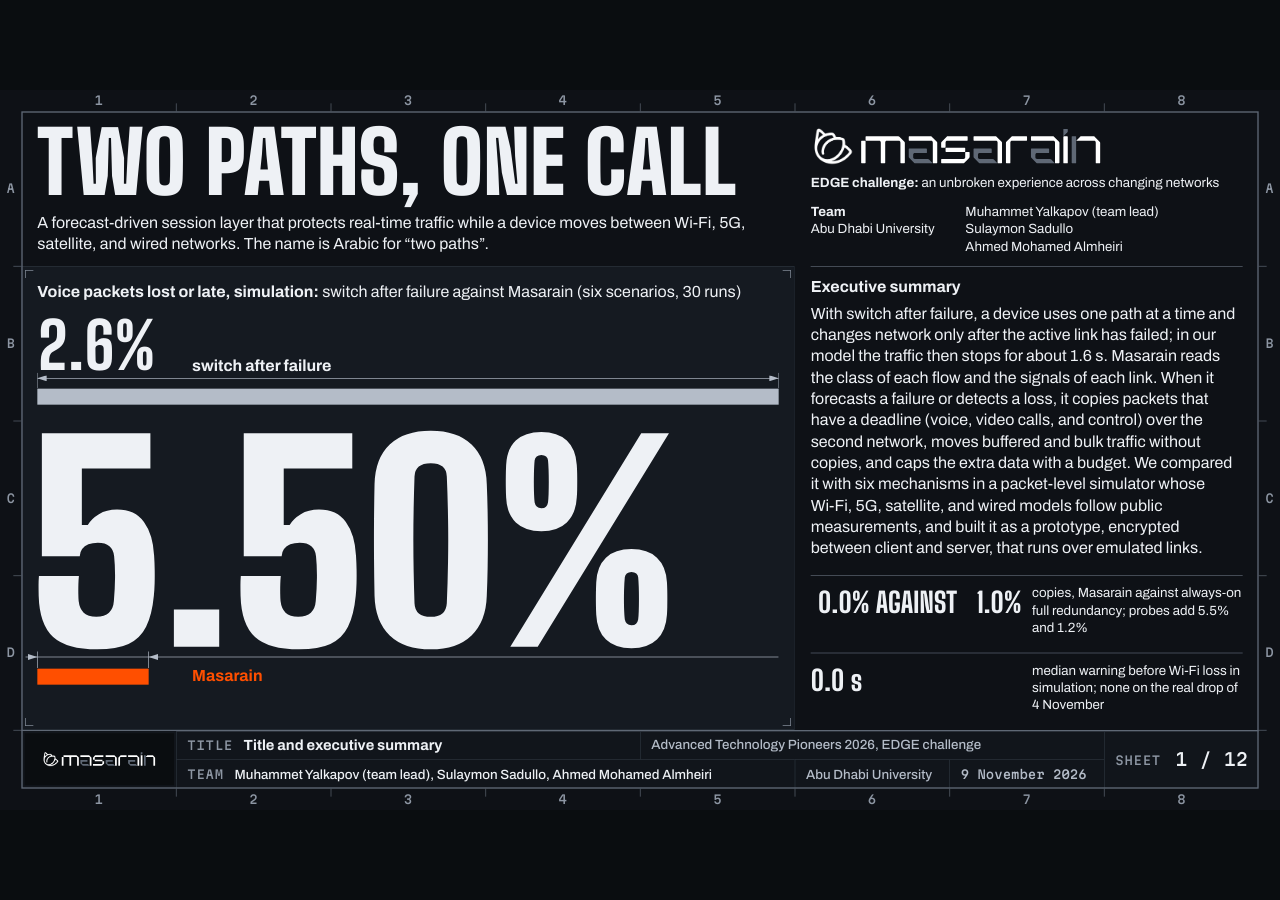
<file: deck.html>
<!doctype html>
<html lang="en">
<head>
<meta charset="utf-8">
<meta name="viewport" content="width=device-width, initial-scale=1">
<meta name="robots" content="noindex, nofollow">
<title>Masarain: two paths, one call</title>
<style>
@font-face{font-family:"Big Shoulders Display";src:url([data-uri]) format("woff2");font-weight:800 900;font-style:normal;font-display:block}
@font-face{font-family:"Archivo";src:url([data-uri]) format("woff2");font-weight:400 700;font-style:normal;font-display:block}
@font-face{font-family:"Martian Mono";src:url([data-uri]) format("woff2");font-weight:400 600;font-style:normal;font-display:block}

:root{
  --ground:#0E1116;
  --screen:#0A0D10;
  --panel:#11151B;
  --surface:#151A21;
  --rule:#2C333D;
  --ink:#EEF1F5;
  --ink-2:#B4BCC8;
  --ink-3:#8D96A3;
  --dim:#5F6875;
  --call:#FF4F00;
  --path-b:#88A5B7;

  --fg:var(--ink);
  --fg2:var(--ink-2);
  --bg:var(--ground);
  --line:var(--ink-2);

  --f-display:"Big Shoulders Display","Arial Narrow",sans-serif;
  --f-text:"Archivo","Segoe UI",Arial,sans-serif;
  --f-mono:"Martian Mono","Cascadia Mono",Consolas,monospace;

  --m:32px;
  --zone:232px;
  --half:116px;
  --pad:24px;
  --strip:88px;
  --c1:32px; --c2:264px; --c3:496px; --c4:728px; --c5:960px; --c6:1192px; --c7:1424px; --c8:1656px; --c9:1888px;
  --rA:32px; --rB:264px; --rC:496px; --rD:728px; --rE:960px;

  --w-obj:2px;
  --w-hair:1px;
  --w-call:4px;
  --ah:14px;

  --t-sheet:320ms;
  --t-field:300ms;
  --t-plot-min:400ms;
  --t-plot-max:900ms;
  --t-dim:700ms;
  --t-text:200ms;
  --t-callout:200ms;
  --stagger:60ms;
  --overlap:.6;
  --hold:600ms;
  --e-out:cubic-bezier(.16,1,.3,1);
  --e-field:cubic-bezier(.3,0,.1,1);
}

*,*::before,*::after{box-sizing:border-box}
html,body{margin:0;padding:0;background:var(--screen)}
body{font-family:var(--f-text);color:var(--ink);-webkit-font-smoothing:antialiased;text-rendering:geometricPrecision;font-kerning:normal;
  -webkit-print-color-adjust:exact;print-color-adjust:exact}
#stage{width:1920px;margin:0 auto}

html.js,html.js body{height:100%;overflow:hidden}
html.js body{cursor:default;position:fixed;left:0;top:0;right:0;bottom:0}
html.js #stage{position:absolute;left:0;top:0;height:1080px;margin:0;overflow:hidden;transform-origin:0 0}
html.js .sheet{position:absolute;left:0;top:0;margin:0;visibility:hidden;z-index:0}
html.js .sheet.is-on{visibility:visible;z-index:2}
html.js .sheet.is-under{visibility:visible;z-index:1}
html.js .sheet.is-lift{visibility:visible;z-index:3}

html.stack{overflow-x:hidden}
html.stack body{position:relative;overflow:hidden;width:100%}
html.stack #stage{position:absolute;left:0;top:0;margin:0;transform-origin:0 0}
html.stack .sheet{margin:0 0 64px}
html.stack .sheet:last-child{margin-bottom:0}

.sheet{position:relative;width:1920px;height:1080px;overflow:hidden;margin:0 0 24px;background:var(--ground);color:var(--fg);
  font:400 24px/32px var(--f-text)}
:where(.sheet) :where(h1,h2,h3,p,ol,ul,dl,dd,figure,table){margin:0;padding:0}
:where(.sheet) :where(h1,h2,h3){font-size:inherit;font-weight:inherit}
:where(.sheet) :where(p,li,td){text-wrap:pretty}
:where(.sheet) :where(b,strong){font-weight:700}
:where(.sheet) :where(i){font-style:normal}

.sheet--screen{--fg:var(--ink);--fg2:var(--ink-2);--bg:var(--screen)}

.chrome{position:absolute;left:0;top:0;width:1920px;height:1080px;z-index:20;pointer-events:none;
  --fg:var(--ink);--fg2:var(--ink-3);--bg:var(--ground);color:var(--ink)}
.frame{position:absolute;left:0;top:0;width:1920px;height:1080px;display:block;overflow:visible}
.frame-line{fill:none;stroke:var(--dim);stroke-width:2}
.frame-tick{fill:none;stroke:var(--dim);stroke-width:1}
.frame-zone text{font:500 18px/1 var(--f-mono);fill:var(--ink-3);text-anchor:middle}

.strip{position:absolute;left:32px;top:960px;width:1856px;height:88px;background:var(--panel);color:var(--ink);border-top:2px solid var(--dim)}
.strip-cell{position:absolute;display:flex;align-items:center;gap:16px;padding:0 16px;border-left:1px solid var(--rule);
  font:500 20px/24px var(--f-text);white-space:nowrap;overflow:hidden}
.strip-k{font:500 18px/24px var(--f-mono);color:var(--ink-3);letter-spacing:.06em;flex:none}
.strip-logo{left:0;top:0;width:232px;height:86px;background:var(--screen);justify-content:center;padding:0;
  border:solid var(--panel);border-width:3px 3px 5px 5px}
.strip-logo svg{display:block;width:172px;height:25.2px}
.strip-title{left:232px;top:0;width:696px;height:42px}
.strip-title .strip-v{font-weight:700;font-size:22px}
.strip-event{left:928px;top:0;width:696px;height:42px;color:var(--ink-2)}
.strip-team{left:232px;top:42px;width:928px;height:44px;border-top:1px solid var(--rule)}
.strip-univ{left:1160px;top:42px;width:232px;height:44px;border-top:1px solid var(--rule);color:var(--ink-2)}
.strip-date{left:1392px;top:42px;width:232px;height:44px;border-top:1px solid var(--rule);font:500 18px/24px var(--f-mono);color:var(--ink-2)}
.strip-sheet{left:1624px;top:0;width:232px;height:86px;justify-content:space-between;gap:8px}
.strip-n{font:500 26px/32px var(--f-mono);white-space:pre}

.abs{position:absolute}
.z{position:absolute;
  left:calc(var(--m) + (var(--c,1) - 1)*var(--zone) + var(--dx,0px));
  top:calc(var(--m) + (var(--r,1) - 1)*var(--zone) + var(--dy,0px));
  width:calc(var(--cs,1)*var(--zone));
  height:calc(var(--rs,1)*var(--zone))}
.blk{position:absolute;
  left:calc(var(--m) + (var(--c,1) - 1)*var(--zone) + var(--pad) + var(--dx,0px));
  top:calc(var(--m) + (var(--r,1) - 1)*var(--zone) + var(--pad) + var(--dy,0px));
  width:calc(var(--cs,1)*var(--zone) - 2*var(--pad))}

.dwg{position:absolute;left:0;top:0;width:1920px;height:1080px;display:block;overflow:visible;pointer-events:none}

.headline{font:900 64px/60px var(--f-display);text-transform:uppercase;letter-spacing:.005em;text-wrap:balance;color:var(--fg)}
.headline--l{font-size:96px;line-height:88px}
.headline--s{font-size:52px;line-height:50px}

.figure{font-family:var(--f-display);font-weight:900;font-size:var(--size,360px);line-height:.81;white-space:nowrap;
  font-variant-numeric:lining-nums;letter-spacing:0;color:var(--fg);
  margin-left:-.035em}

.display{font-family:var(--f-display);font-weight:800;font-size:var(--size,56px);line-height:1;white-space:nowrap;
  font-variant-numeric:lining-nums;letter-spacing:.005em;color:var(--fg)}

.lede{font:400 28px/38px var(--f-text)}
.text{font:400 24px/32px var(--f-text)}
.small{font:400 20px/26px var(--f-text)}
.fine{font:400 18px/24px var(--f-text)}
.text p+p,.lede p+p{margin-top:12px}
.small p+p,.fine p+p{margin-top:8px}
.label{font-weight:700}
.cap{font:600 20px/26px var(--f-text);color:var(--fg)}
.note{font:400 20px/26px var(--f-text);color:var(--fg2)}
.mono{font:500 20px/26px var(--f-mono)}
.nowrap{white-space:nowrap}
.tnum{font-variant-numeric:tabular-nums lining-nums}

.pip{display:inline-block;font:500 18px/1 var(--f-mono);letter-spacing:.06em;text-transform:uppercase;white-space:nowrap;
  padding:5px 8px 4px;border:1px solid currentColor;color:var(--ink-3);vertical-align:2px}
.pip--meas{color:var(--ink)}
.pip--der{color:var(--ink-2);border-style:dashed}
.pip--rep{color:var(--path-b)}
.pip--sim,.pip--emu{color:var(--ink-3)}

.field{background:var(--screen)}
.field--screen{background:var(--screen);outline:1px solid var(--rule);outline-offset:-1px}
.field--panel{background:var(--surface);outline:1px solid var(--rule);outline-offset:-1px}
.z.field--screen::before,.z.field--panel::before{content:"";position:absolute;left:6px;top:6px;right:6px;bottom:6px;pointer-events:none;
  background:
    linear-gradient(var(--ink-3),var(--ink-3)) 0 0/12px 1px no-repeat,
    linear-gradient(var(--ink-3),var(--ink-3)) 0 0/1px 12px no-repeat,
    linear-gradient(var(--ink-3),var(--ink-3)) 100% 0/12px 1px no-repeat,
    linear-gradient(var(--ink-3),var(--ink-3)) 100% 0/1px 12px no-repeat,
    linear-gradient(var(--ink-3),var(--ink-3)) 0 100%/12px 1px no-repeat,
    linear-gradient(var(--ink-3),var(--ink-3)) 0 100%/1px 12px no-repeat,
    linear-gradient(var(--ink-3),var(--ink-3)) 100% 100%/12px 1px no-repeat,
    linear-gradient(var(--ink-3),var(--ink-3)) 100% 100%/1px 12px no-repeat}
.field--full{position:absolute;left:32px;top:32px;width:1856px;height:928px}
.field--full::before{display:none}
.on-screen{--fg:var(--ink);--fg2:var(--ink-2);--bg:var(--screen);color:var(--ink)}
.on-panel{--fg:var(--ink);--fg2:var(--ink-2);--bg:var(--surface);color:var(--ink)}
.c-call,.on-screen.c-call,.on-panel.c-call{color:var(--call)}
.c-b,.on-screen.c-b,.on-panel.c-b{color:var(--path-b)}

.rule{position:absolute;height:1px;background:var(--dim)}
.rule--2{height:2px;background:var(--ink-3)}
.rule--v{width:1px;height:auto}
.rule--v.rule--2{width:2px}
.bar{position:absolute;background:var(--ink-2)}
.bar--call{background:var(--call)}

.dwg .ln{fill:none;stroke:var(--line);stroke-width:1}
.dwg .ln-obj{fill:none;stroke:var(--fg);stroke-width:2;stroke-linejoin:miter}
.dwg .ln-dash{fill:none;stroke:var(--line);stroke-width:1;stroke-dasharray:6 4}
.dwg .ln-call{fill:none;stroke:var(--call);stroke-width:4;stroke-linejoin:miter}
.dwg .ln-b{fill:none;stroke:var(--path-b);stroke-width:2;stroke-dasharray:8 6}
.dwg .ln-gray{stroke:var(--ink-3)}
.dwg .ln-grid{stroke:var(--rule)}
.dwg .ln-2{stroke-width:2}
.dwg .ln-4{stroke-width:4}
.dwg .fill-ink{fill:var(--fg);stroke:none}
.dwg .fill-paper{fill:var(--bg);stroke:none}
.dwg .fill-call{fill:var(--call);stroke:none}
.dwg .fill-gray{fill:var(--ink-3);stroke:none}
.dwg .pk{fill:none;stroke:var(--call);stroke-width:24;stroke-dasharray:20 9}
.dwg .pk--copy{stroke-width:10}
.dwg .pk--ink{stroke:var(--fg)}
.dwg .box{fill:none;stroke:var(--line);stroke-width:2}
.dwg .ah{fill:var(--line);stroke:none}
.dwg .dot{fill:var(--fg);stroke:none}

.dwg text{font-family:var(--f-text);font-size:20px;font-weight:400;fill:var(--fg)}
.dwg .tx-b{font-weight:600}
.dwg .tx-24{font-size:24px}
.dwg .tx-mono{font-family:var(--f-mono);font-weight:500;font-size:18px}
.dwg .tx-fig{font-family:var(--f-mono);font-weight:500;font-size:28px}
.dwg .tx-disp{font-family:var(--f-display);font-weight:900;font-variant-numeric:lining-nums}
.dwg .tx-gray{fill:var(--ink-3)}
.dwg .tx-call{fill:var(--call)}
.dwg .tx-b2{fill:var(--path-b)}
.dwg .tx-mid{text-anchor:middle}
.dwg .tx-end{text-anchor:end}

.dim{position:absolute;height:0;color:var(--line);--ext-up:8px;--ext-down:8px;--ext-left:8px;--ext-right:8px;--tail-a:0px;--tail-b:0px}
.dim::before{content:"";position:absolute;
  left:calc(-1*var(--tail-a));width:calc(100% + var(--tail-a) + var(--tail-b));
  top:calc(-1*var(--ext-up));height:calc(var(--ext-up) + var(--ext-down) + 1px);
  background:
    linear-gradient(currentColor,currentColor) 0 var(--ext-up)/100% 1px no-repeat,
    linear-gradient(currentColor,currentColor) var(--tail-a) calc(var(--ext-up) - var(--a-up,var(--ext-up)))/1px calc(var(--a-up,var(--ext-up)) + var(--a-down,var(--ext-down)) + 1px) no-repeat,
    linear-gradient(currentColor,currentColor) calc(100% - var(--tail-b)) calc(var(--ext-up) - var(--b-up,var(--ext-up)))/1px calc(var(--b-up,var(--ext-up)) + var(--b-down,var(--ext-down)) + 1px) no-repeat}
.dim::after{content:"";position:absolute;
  left:calc(-1*var(--tail-a));width:calc(100% + var(--tail-a) + var(--tail-b));top:-4px;height:9px;background:currentColor;
  clip-path:polygon(
    var(--tail-a) 50%,calc(var(--tail-a) + var(--ah)) 0,calc(var(--tail-a) + var(--ah)) 100%,var(--tail-a) 50%,
    calc(100% - var(--tail-b)) 50%,calc(100% - var(--tail-b) - var(--ah)) 0,calc(100% - var(--tail-b) - var(--ah)) 100%,calc(100% - var(--tail-b)) 50%)}
.dim--out{--tail-a:22px;--tail-b:22px}
.dim--out::after{clip-path:polygon(
    var(--tail-a) 50%,calc(var(--tail-a) - var(--ah)) 0,calc(var(--tail-a) - var(--ah)) 100%,var(--tail-a) 50%,
    calc(100% - var(--tail-b)) 50%,calc(100% - var(--tail-b) + var(--ah)) 0,calc(100% - var(--tail-b) + var(--ah)) 100%,calc(100% - var(--tail-b)) 50%)}

.dim--v{height:auto;width:0}
.dim--v::before{
  top:calc(-1*var(--tail-a));height:calc(100% + var(--tail-a) + var(--tail-b));
  left:calc(-1*var(--ext-left));width:calc(var(--ext-left) + var(--ext-right) + 1px);
  background:
    linear-gradient(currentColor,currentColor) var(--ext-left) 0/1px 100% no-repeat,
    linear-gradient(currentColor,currentColor) 0 var(--tail-a)/100% 1px no-repeat,
    linear-gradient(currentColor,currentColor) 0 calc(100% - var(--tail-b))/100% 1px no-repeat}
.dim--v::after{
  top:calc(-1*var(--tail-a));height:calc(100% + var(--tail-a) + var(--tail-b));left:-4px;width:9px;
  clip-path:polygon(
    50% var(--tail-a),0 calc(var(--tail-a) + var(--ah)),100% calc(var(--tail-a) + var(--ah)),50% var(--tail-a),
    50% calc(100% - var(--tail-b)),0 calc(100% - var(--tail-b) - var(--ah)),100% calc(100% - var(--tail-b) - var(--ah)),50% calc(100% - var(--tail-b)))}
.dim--v.dim--out::after{clip-path:polygon(
    50% var(--tail-a),0 calc(var(--tail-a) - var(--ah)),100% calc(var(--tail-a) - var(--ah)),50% var(--tail-a),
    50% calc(100% - var(--tail-b)),0 calc(100% - var(--tail-b) + var(--ah)),100% calc(100% - var(--tail-b) + var(--ah)),50% calc(100% - var(--tail-b)))}

.dim-fig{position:absolute;left:50%;bottom:10px;translate:-50% 0;white-space:nowrap;font:500 28px/1 var(--f-mono);color:var(--fg)}
.dim-fig--start{left:0;translate:none}
.dim-fig--end{left:auto;right:0;translate:none}
.dim-fig--below{bottom:auto;top:11px}
.dim--v .dim-fig{left:14px;bottom:auto;top:50%;translate:0 -50%}
.dim--v .dim-fig--left{left:auto;right:14px}
.dim-fig.figure,.dim-fig.display{line-height:.81;bottom:calc(var(--gap,10px) - .02em)}
.dim-fig.figure{font-family:var(--f-display);font-weight:900;font-size:var(--size,360px)}
.dim-fig.display{font-family:var(--f-display);font-weight:800;font-size:var(--size,56px)}
.dim-fig.figure.dim-fig--below,.dim-fig.display.dim-fig--below{bottom:auto;top:calc(var(--gap,10px) + 1px + .02em)}

.callout{position:absolute;font:500 20px/26px var(--f-text);color:var(--fg)}
.tag{display:inline-block;min-width:30px;height:30px;padding:0 6px;border:1px solid var(--ink-3);font:500 18px/28px var(--f-mono);text-align:center;
  color:var(--ink-2);vertical-align:2px;margin-right:12px}

.tbl{border-collapse:collapse;table-layout:fixed;width:100%;font:400 20px/26px var(--f-text);color:var(--fg);
  font-variant-numeric:tabular-nums lining-nums}
.tbl th{font-weight:600;text-align:left;vertical-align:bottom;padding:7px 16px 7px 0;color:var(--ink-2);
  border-top:2px solid var(--ink-3);border-bottom:1px solid var(--dim)}
.tbl td{vertical-align:top;padding:5px 16px 5px 0;border-bottom:1px solid var(--rule)}
.tbl tbody tr:last-child td{border-bottom:2px solid var(--dim)}
.tbl th:last-child,.tbl td:last-child{padding-right:0}
.tbl .r{text-align:right;padding-right:0;padding-left:16px}
.tbl td.num,.tbl th.num{text-align:right;padding-right:0;padding-left:16px;white-space:nowrap}
.tbl td.num{font:400 20px/26px var(--f-mono)}
.tbl--tight td{padding-top:2px;padding-bottom:2px}
.tbl--plain td{border-bottom:0}
.tbl tr.ours td{background:var(--surface);color:var(--ink);font-weight:700;position:relative}
.tbl tr.ours td:first-child{color:var(--call)}
.tbl tr.ours td.num{font-weight:500}
.tbl tr.ours td:first-child::before,.tbl tr.ours td:last-child::after{content:"";position:absolute;top:0;bottom:0;width:12px;background:var(--surface)}
.tbl tr.ours td:first-child::before{left:-12px}
.tbl tr.ours td:last-child::after{right:-12px}

.kv{color:var(--fg)}
.kv>div{display:grid;grid-template-columns:var(--kw,116px) 1fr;column-gap:24px;padding:7px 0;border-top:1px solid var(--rule)}
.kv>div:first-child{border-top:2px solid var(--dim)}
.kv>div:last-child{border-bottom:2px solid var(--dim)}
.kv dt{font-weight:700}

.nlist{list-style:none;counter-reset:n}
.nlist>li{position:relative;padding-left:48px;counter-increment:n}
.nlist>li+li{margin-top:12px}
.nlist>li::before{content:counter(n);position:absolute;left:0;top:0;font:500 20px/32px var(--f-mono);color:var(--ink-3)}
.nlist.small>li::before{line-height:26px;font-size:18px}
.nlist.small>li{padding-left:40px}
.nlist.small>li+li{margin-top:8px}
.nlist--ruled>li{border-top:1px solid var(--rule);padding-top:10px}
.nlist--ruled>li::before{top:10px}
.nlist--ruled>li+li{margin-top:10px}
.nlist>li>b:first-child{display:block}
.dlist{list-style:none}
.dlist>li{position:relative;padding-left:28px}
.dlist>li+li{margin-top:8px}
.dlist>li::before{content:"";position:absolute;left:0;top:.62em;width:12px;height:2px;background:var(--ink-3)}

@media screen{
  .pre{opacity:0}
  .go[data-build="field"]{animation:k-wipe-l var(--dur) var(--e-field) var(--d) both}
  .go[data-build="field"][data-from="right"]{animation-name:k-wipe-r}
  .go[data-build="field"][data-from="top"]{animation-name:k-wipe-t}
  .go[data-build="field"][data-from="bottom"]{animation-name:k-wipe-b}
  .go[data-build="text"]{animation:k-rise var(--dur) var(--e-out) var(--d) both}
  .go[data-build="callout"].p-self{animation:k-land var(--dur) var(--e-out) var(--d) both}
  .go[data-build="count"]{animation:k-cut 100ms linear var(--d) both}
  .go.p-draw,.go .p-draw{stroke-dasharray:var(--len) var(--len);animation:k-draw var(--dur) linear var(--d) both}
  .go.p-wipe,.go .p-wipe{animation:k-wipe-l var(--dur) linear var(--d) both}
  .go.p-wipe[data-from="top"],.go[data-from="top"] .p-wipe{animation-name:k-wipe-t}
  .go.p-wipe[data-from="right"],.go[data-from="right"] .p-wipe{animation-name:k-wipe-r}
  .go.p-wipe[data-from="bottom"],.go[data-from="bottom"] .p-wipe{animation-name:k-wipe-b}
  .go.p-pop,.go .p-pop{animation:k-cut 120ms linear calc(var(--d) + var(--dur) - 120ms) both}
  .go .p-land{animation:k-land 200ms var(--e-out) calc(var(--d) + var(--dur) - 80ms) both}
  .go .p-cut{animation:k-cut 100ms linear var(--d) both}
  .go.p-grow-x{transform-origin:0 50%;animation:k-grow-x var(--dur) linear var(--d) both}
  .go.p-grow-x[data-from="right"]{transform-origin:100% 50%}
  .go.p-grow-y{transform-origin:50% 0;animation:k-grow-y var(--dur) linear var(--d) both}
  .go.p-grow-y[data-from="bottom"]{transform-origin:50% 100%}
  .go.dim::before,.go .dim::before{animation:k-wipe-l var(--dur) linear var(--d) both}
  .go.dim--v::before,.go .dim--v::before{animation-name:k-wipe-t}
  .go.dim::after,.go .dim::after{animation:k-cut 80ms linear calc(var(--d) + var(--dur) - 80ms) both}
  .go.dim .dim-fig,.go .dim .dim-fig{animation:k-cut 100ms linear var(--d) both}
  html.js .sheet.lay{animation:k-lay var(--t-sheet) var(--e-out) both}
  html.js .sheet.is-lift{animation:k-lift var(--t-sheet) var(--e-out) both}
}
@keyframes k-cut{from{opacity:0}to{opacity:1}}
@keyframes k-rise{from{opacity:0;translate:0 10px}to{opacity:1;translate:0 0}}
@keyframes k-land{from{opacity:0;translate:0 -8px}to{opacity:1;translate:0 0}}
@keyframes k-wipe-l{from{clip-path:inset(0 100% 0 0)}to{clip-path:inset(0 0 0 0)}}
@keyframes k-wipe-r{from{clip-path:inset(0 0 0 100%)}to{clip-path:inset(0 0 0 0)}}
@keyframes k-wipe-t{from{clip-path:inset(0 0 100% 0)}to{clip-path:inset(0 0 0 0)}}
@keyframes k-wipe-b{from{clip-path:inset(100% 0 0 0)}to{clip-path:inset(0 0 0 0)}}
@keyframes k-draw{from{stroke-dashoffset:var(--len)}to{stroke-dashoffset:0}}
@keyframes k-grow-x{from{transform:scaleX(0)}to{transform:scaleX(1)}}
@keyframes k-grow-y{from{transform:scaleY(0)}to{transform:scaleY(1)}}
@keyframes k-lay{from{transform:translateX(100%)}to{transform:translateX(0)}}
@keyframes k-lift{from{transform:translateX(0)}to{transform:translateX(100%)}}

.cnt{display:inline-block;white-space:pre;text-align:center;overflow:visible}

html.still .sheet,html.still .sheet *,html.still .sheet *::before,html.still .sheet *::after{animation:none!important;transition:none!important}
html.still .pre{opacity:1!important}
@media (prefers-reduced-motion:reduce){
  .sheet,.sheet *,.sheet *::before,.sheet *::after{animation:none!important;transition:none!important}
  .pre{opacity:1!important}
}

@page{size:1920px 1080px;margin:0}
@media print{
  html,body,html.js,html.js body{height:auto!important;overflow:visible!important;background:var(--screen)!important;position:static!important}
  #stage,html.js #stage{position:static!important;transform:none!important;width:1920px!important;height:auto!important;margin:0!important;overflow:visible!important}
  .sheet,html.js .sheet{position:relative!important;visibility:visible!important;transform:none!important;margin:0!important;
    break-after:page;page-break-after:always;break-inside:avoid;page-break-inside:avoid}
  .sheet:last-of-type{break-after:auto;page-break-after:auto}
  .sheet,.sheet *,.sheet *::before,.sheet *::after{animation:none!important;transition:none!important}
  .pre{opacity:1!important}
}

#s01 .s01-slogan{font-size:128px;line-height:120px}
#s01 .s01-tw{letter-spacing:.03em}
#s02 .s02-pk{stroke-dasharray:20 11.3333}
#s02 .s02-gap .dim-fig{margin-left:-.022em}
#s02 .s02-gap .cnt:first-child{direction:rtl}
#s02 .s02-abt{font-family:var(--f-text);font-weight:400;font-size:20px}
#s02 .s02-r{text-align:right}
#s02 .s02-tw{letter-spacing:.03em}
#s02 .s02-why h2{margin-bottom:8px}
#s02 .s02-tbl th,#s02 .s02-tbl td{white-space:nowrap}
#s03 .s03-claim{font-weight:900;line-height:.86;margin-left:-.03em}
#s03 .s03-fix p,#s03 p.s03-fix,#s03 .s03-fix h2{white-space:nowrap}
#s03 .s03-fix h2{margin-bottom:6px}
#s03 .s03-fix .tag{margin-right:7px}
#s03 .s03-parts{border-collapse:separate;border-spacing:0}
#s03 .s03-parts th,#s03 .s03-parts td{white-space:nowrap}
#s03 .s03-parts th{border-top:0;padding-top:9px}
#s03 .s03-parts td:first-child{font:500 20px/26px var(--f-mono)}
#s03 .s03-parts td:nth-child(2){font-weight:600}
#s04 .dwg text{font-size:20px}
#s04 .dwg .s04-band{fill:var(--surface);stroke:var(--call);stroke-width:2}
#s04 .tbl td,#s04 .tbl th{white-space:nowrap}
#s05 .s05-seg{overflow:visible}
#s05 .s05-pk1{stroke-dasharray:20.4545 9}
#s05 .s05-probe{fill:none;stroke:var(--ink-3);stroke-width:14;stroke-dasharray:3 55}
#s05 .s05-probe--b{stroke:var(--path-b)}
#s05 .s05-probe1{stroke-dasharray:3 55.909}
#s05 .s05-five .dim-fig{left:12px;top:auto;bottom:calc(100% + 10px - .02em);translate:none}
#s05 .s05-fifteen .dim-fig{left:auto;right:12px;top:auto;bottom:calc(100% + 10px - .02em);translate:none}
#s05 .s05-dimlbl{font:400 20px/26px var(--f-text)}
#s05 .s05-lead{margin-right:19px}
#s05 .s05-rung h3{font-weight:700}
#s05 .s05-rung h3 .mono{font-size:18px;margin-right:8px}
#s05 .s05-rung p+p{margin-top:6px}
#s06 .s06-dl{font:400 20px/1 var(--f-text);white-space:pre;margin-left:7px}
#s06 .s06-dl--pre{margin-left:0;margin-right:7px}
#s06 .s06-k{margin-right:9px}
#s06 .s06-r{text-align:right}
#s06 .dwg .s06-part{stroke:var(--call)}
#s06 .s06-slot{outline:2px solid var(--call);outline-offset:-2px}
#s06 .s06-blk{background:var(--dim)}
#s07 .s07-kv>div{padding:3px 0}
#s07 .rule--v{width:1px}
#s08 .s08-v .dim-fig{bottom:auto;top:calc(50% - 16px)}
#s08 .dwg .s08-ours{stroke:var(--call)}
#s08 .dwg .s08-oursfill{fill:var(--surface);stroke:none}
#s08 .dwg .s08-on-call{stroke:var(--ink-3)}
#s08 .dwg .s08-run{fill:var(--ink);stroke:none}
#s08 .s08-list p+p{margin-top:10px}
#s08 .s08-real .pip,#s08 .s08-live .pip{margin-right:6px}
#s08 .s08-live p+p{margin-top:8px}
#s08 .s08-gap{margin-top:10px}
#s09 .s09-dk{fill:var(--ink);stroke:var(--ground);stroke-width:1.5}
#s09 .s09-dg{fill:var(--ink-3);stroke:var(--ground);stroke-width:1.5}
#s09 .s09-do{fill:var(--call);stroke:var(--ground);stroke-width:1.5}
#s09 .s09-big{stroke-width:2.5}
#s09 .s09-ring{fill:var(--ground);stroke:var(--ink);stroke-width:2}
#s09 .s09-dash{stroke-dasharray:9 5}
#s09 .s09-unit{font-size:.4em}
#s09 .tbl th,#s09 .tbl td{padding-right:6px}
#s09 .tbl .num{padding-left:6px;padding-right:0}
#s09 .s09-p{font-weight:600}
#s09 .s09-pip .pip{margin-left:8px}
#s09 .tbl td,#s09 .tbl th{white-space:nowrap}
#s10 .tbl td,#s10 .tbl td.num{line-height:25px}
#s10 .s10-abl td:first-child{padding-right:0}
#s10 .s10-abl td.num,#s10 .s10-abl th.num{padding-left:10px}
#s10 .s10-key td{font-weight:700}
#s10 .s10-key td.num{font-weight:500}
#s10 .s10-risk,#s10 .s10-sig{stroke-linejoin:bevel}
#s10 .s10-n{font-variant-numeric:tabular-nums lining-nums}
#s10 .s10-ours{font-weight:700}
#s10 .dwg .s10-ours{fill:var(--call)}
@media screen{
  #s10 .s10-sweep.go{animation:s10-sweep var(--dur) linear var(--d) both}
  #s10 .s10-n.go{animation:s10-cut 100ms linear var(--d) both}
}
@keyframes s10-sweep{from{clip-path:inset(-4px 100% -4px -4px)}to{clip-path:inset(-4px -4px -4px -4px)}}
@keyframes s10-cut{from{opacity:0}to{opacity:1}}
#s11 .s11-say{line-height:.87}
#s11 .s11-say span{display:block}
#s11 .s11-note h2{text-wrap:balance}
#s11 .s11-note+.s11-note{margin-top:12px;padding-top:12px;border-top:1px solid var(--fg)}
#s11 .s11-n{display:inline-block;width:28px;font:500 20px/32px var(--f-mono)}
#s11 .s11-note p.small{margin-top:4px}
#s11 .s11-lim>li+li{margin-top:10px}
@media screen{
  #s11 .s11-say span.go{animation:s11-plot var(--dur) linear var(--d) both}
}
@keyframes s11-plot{from{clip-path:inset(-20% 100% -20% 0)}to{clip-path:inset(-20% 0 -20% 0)}}
#s12 .s12-what{font:700 24px/28px var(--f-text);top:9px;left:0;translate:none}
#s12 .s12-in,#s12 .s12-phase{left:24px}
#s12 .s12-open::before,#s12 .s12-open::after{content:none}
#s12 .s12-todo>li{padding-left:32px}
#s12 .s12-todo>li+li{margin-top:8px}
#s12 .s12-todo--b{counter-reset:n 2}
#s12 .s12-need>div{padding:6px 0}
#s12 .s12-note{text-align:right}

.phone-note{display:none}
@media (max-width:767px) and (orientation:portrait){
  .phone-note{display:flex;gap:12px;align-items:center;justify-content:space-between;position:sticky;top:0;z-index:1000;
    padding:10px 16px;background:#111317;color:#d6d8dc;border-bottom:1px solid #2a2d33;
    font:500 13px/1.4 system-ui,-apple-system,"Segoe UI",sans-serif}
  .phone-note a{color:#d6d8dc;white-space:nowrap;text-decoration:underline;text-underline-offset:3px}
}
</style>
</head>
<body>
<div class="phone-note" role="note"><span>This deck is laid out for a 16:9 screen. Turn your phone sideways, or pinch to zoom.</span><a href="index.html">Site home</a></div>

<svg width="0" height="0" style="position:absolute" aria-hidden="true" focusable="false"><defs><symbol id="logo" viewBox="191 337 641 94"><g transform="matrix(1.4901 0 0 1.4901 562.4975 384)"><g style=""><g transform="matrix(1 0 0 1 -143.2791 5.3996)"><g style=""><g transform="matrix(1 0 0 1 0 0)"><path style="stroke: none; stroke-width: 1; stroke-dasharray: none; stroke-linecap: butt; stroke-dashoffset: 0; stroke-linejoin: miter; stroke-miterlimit: 4; fill: rgb(255,255,255); fill-rule: nonzero; opacity: 1;" transform=" translate(-100.0037, -102.5181)" d="M 67.9609 89.917 C 67.9609 89.4849 68.249 89.197 68.6809 89.197 L 73.7215 89.197 C 74.1533 89.197 74.4414 89.4849 74.4414 89.917 L 74.4414 121.5998 C 74.4414 122.0318 74.1533 122.3198 73.7215 122.3198 L 68.6809 122.3198 C 68.249 122.3198 67.9609 122.0318 67.9609 121.5998 L 67.9609 89.917 Z M 74.4414 88.4769 L 74.4414 83.4365 C 74.4414 83.0044 74.7295 82.7164 75.1616 82.7164 L 122.4697 82.7164 C 123.0457 82.7164 123.6939 83.0044 124.0537 83.3645 L 131.3984 90.7091 C 131.7583 91.0691 132.0464 91.7172 132.0464 92.2932 L 132.0464 121.5998 C 132.0464 122.0318 131.7583 122.3198 131.3264 122.3198 L 126.2859 122.3198 C 125.854 122.3198 125.5659 122.0318 125.5659 121.5998 L 125.5659 91.7172 C 125.5659 90.205 124.5579 89.197 123.0457 89.197 L 105.7642 89.197 C 104.252 89.197 103.2439 90.205 103.2439 91.7172 L 103.2439 121.5998 C 103.2439 122.0318 102.9561 122.3198 102.524 122.3198 L 97.4834 122.3198 C 97.0515 122.3198 96.7635 122.0318 96.7635 121.5998 L 96.7635 91.7172 C 96.7635 90.205 95.7554 89.197 94.2432 89.197 L 75.1616 89.197 C 74.7295 89.197 74.4414 88.9089 74.4414 88.4769 Z" stroke-linecap="round"/></g></g></g><g transform="matrix(1 0 0 1 -84.6 5.3995)"><g style=""><g transform="matrix(1 0 0 1 0 0)"><path style="stroke: none; stroke-width: 1; stroke-dasharray: none; stroke-linecap: butt; stroke-dashoffset: 0; stroke-linejoin: miter; stroke-miterlimit: 4; fill: rgb(255,255,255); fill-rule: nonzero; opacity: 1;" transform=" translate(-100.0025, -102.5181)" d="M 114.4037 121.4557 L 114.4037 91.7172 C 114.4037 90.205 113.3956 89.197 111.8835 89.197 L 79.8407 89.197 C 79.4087 89.197 79.1206 88.9089 79.1206 88.477 L 79.1206 83.4365 C 79.1206 83.0043 79.4087 82.7165 79.8407 82.7165 L 111.3794 82.7165 C 111.8835 82.7165 112.4596 82.9325 112.8196 83.2924 L 120.3082 90.7812 C 120.6682 91.141 120.8843 91.7172 120.8843 92.2211 L 120.8843 121.5998 C 120.8843 122.0319 120.5962 122.3198 120.1642 122.3198 L 115.2678 122.3198 C 114.7638 122.3198 114.4037 121.9599 114.4037 121.4557 Z" stroke-linecap="round"/></g><g transform="matrix(1 0 0 1 -3.4543 9.0007)"><path style="stroke: none; stroke-width: 1; stroke-dasharray: none; stroke-linecap: butt; stroke-dashoffset: 0; stroke-linejoin: miter; stroke-miterlimit: 4; fill: rgb(95,104,117); fill-rule: nonzero; opacity: 1;" transform=" translate(-96.5482, -111.5189)" d="M 79.1206 101.4379 C 79.1206 101.006 79.4087 100.718 79.8407 100.718 L 104.8269 100.718 C 105.4029 100.718 105.763 101.0781 105.763 101.654 L 105.763 106.2624 C 105.763 106.8386 105.4029 107.1987 104.8269 107.1987 L 88.1214 107.1987 C 86.6093 107.1987 85.6012 108.2067 85.6012 109.7187 L 85.6012 113.319 C 85.6012 114.8312 86.6093 115.8393 88.1214 115.8393 L 106.9871 115.8393 C 107.5631 115.8393 108.2112 116.1274 108.5712 116.4872 L 113.7556 121.6718 C 114.1157 122.0319 114.0436 122.3198 113.4676 122.3198 L 88.6255 122.3198 C 88.1214 122.3198 87.5454 122.1039 87.1854 121.7438 L 79.6967 114.2551 C 79.3367 113.8952 79.1207 113.319 79.1207 112.8151 L 79.1207 101.4379 Z" stroke-linecap="round"/></g></g></g><g transform="matrix(1 0 0 1 -37.08 5.3996)"><g style=""><g transform="matrix(1 0 0 1 0 0)"><path style="stroke: none; stroke-width: 1; stroke-dasharray: none; stroke-linecap: butt; stroke-dashoffset: 0; stroke-linejoin: miter; stroke-miterlimit: 4; fill: rgb(255,255,255); fill-rule: nonzero; opacity: 1;" transform=" translate(-100.0025, -102.5181)" d="M 79.1206 92.0772 C 79.1206 91.6452 79.3369 91.1411 79.625 90.8531 L 87.2573 83.2204 C 87.5454 82.9324 88.0498 82.7164 88.4814 82.7164 L 117.2842 82.7164 C 117.7163 82.7164 118.0044 83.0044 118.0044 83.4365 L 118.0044 88.4769 C 118.0044 88.9089 117.7163 89.197 117.2842 89.197 L 88.1216 89.197 C 86.6094 89.197 85.6016 90.205 85.6016 91.7172 L 85.6016 98.5578 C 85.6016 98.9898 85.3135 99.2778 84.8814 99.2778 L 79.8408 99.2778 C 79.4087 99.2778 79.1206 98.9898 79.1206 98.5578 L 79.1206 92.0772 L 79.1206 92.0772 Z M 79.1206 116.5593 C 79.1206 116.1273 79.4087 115.8393 79.8408 115.8393 L 111.8838 115.8393 C 113.396 115.8393 114.4038 114.8311 114.4038 113.3191 L 114.4038 106.4785 C 114.4038 106.0464 114.6919 105.7584 115.124 105.7584 L 120.1646 105.7584 C 120.5962 105.7584 120.8843 106.0464 120.8843 106.4785 L 120.8843 112.743 C 120.8843 113.3191 120.5962 113.9671 120.2363 114.3271 L 112.8916 121.6718 C 112.5318 122.0318 111.8838 122.3198 111.3076 122.3198 L 79.8408 122.3198 C 79.4087 122.3198 79.1206 122.0318 79.1206 121.5998 C 79.1206 121.5998 79.1206 116.5593 79.1206 116.5593 Z M 86.3213 99.2778 L 113.6836 99.2778 C 114.1157 99.2778 114.4038 99.5659 114.4038 99.9979 L 114.4038 105.0383 C 114.4038 105.4704 114.1157 105.7584 113.6836 105.7584 L 86.3213 105.7584 C 85.8897 105.7584 85.6016 105.4704 85.6016 105.0383 L 85.6016 99.9979 C 85.6016 99.5659 85.8897 99.2778 86.3213 99.2778 Z" stroke-linecap="round"/></g></g></g><g transform="matrix(1 0 0 1 10.44 5.3996)"><g style=""><g transform="matrix(1 0 0 1 0 0)"><path style="stroke: none; stroke-width: 1; stroke-dasharray: none; stroke-linecap: butt; stroke-dashoffset: 0; stroke-linejoin: miter; stroke-miterlimit: 4; fill: rgb(255,255,255); fill-rule: nonzero; opacity: 1;" transform=" translate(-100.0025, -102.5181)" d="M 114.4037 121.4557 L 114.4037 91.7172 C 114.4037 90.205 113.3956 89.197 111.8835 89.197 L 79.8407 89.197 C 79.4087 89.197 79.1206 88.9089 79.1206 88.477 L 79.1206 83.4365 C 79.1206 83.0043 79.4087 82.7165 79.8407 82.7165 L 111.3794 82.7165 C 111.8835 82.7165 112.4596 82.9325 112.8196 83.2924 L 120.3082 90.7812 C 120.6682 91.141 120.8843 91.7172 120.8843 92.2211 L 120.8843 121.5998 C 120.8843 122.0319 120.5962 122.3198 120.1642 122.3198 L 115.2678 122.3198 C 114.7638 122.3198 114.4037 121.9599 114.4037 121.4557 Z" stroke-linecap="round"/></g><g transform="matrix(1 0 0 1 -3.4543 9.0007)"><path style="stroke: none; stroke-width: 1; stroke-dasharray: none; stroke-linecap: butt; stroke-dashoffset: 0; stroke-linejoin: miter; stroke-miterlimit: 4; fill: rgb(95,104,117); fill-rule: nonzero; opacity: 1;" transform=" translate(-96.5482, -111.5189)" d="M 79.1206 101.4379 C 79.1206 101.006 79.4087 100.718 79.8407 100.718 L 104.8269 100.718 C 105.4029 100.718 105.763 101.0781 105.763 101.654 L 105.763 106.2624 C 105.763 106.8386 105.4029 107.1987 104.8269 107.1987 L 88.1214 107.1987 C 86.6093 107.1987 85.6012 108.2067 85.6012 109.7187 L 85.6012 113.319 C 85.6012 114.8312 86.6093 115.8393 88.1214 115.8393 L 106.9871 115.8393 C 107.5631 115.8393 108.2112 116.1274 108.5712 116.4872 L 113.7556 121.6718 C 114.1157 122.0319 114.0436 122.3198 113.4676 122.3198 L 88.6255 122.3198 C 88.1214 122.3198 87.5454 122.1039 87.1854 121.7438 L 79.6967 114.2551 C 79.3367 113.8952 79.1207 113.319 79.1207 112.8151 L 79.1207 101.4379 Z" stroke-linecap="round"/></g></g></g><g transform="matrix(1 0 0 1 52.5596 5.3996)"><g style=""><g transform="matrix(1 0 0 1 0 0)"><path style="stroke: none; stroke-width: 1; stroke-dasharray: none; stroke-linecap: butt; stroke-dashoffset: 0; stroke-linejoin: miter; stroke-miterlimit: 4; fill: rgb(255,255,255); fill-rule: nonzero; opacity: 1;" transform=" translate(-100.002, -102.5181)" d="M 114.7632 89.197 L 93.5215 89.197 C 92.0093 89.197 91.0012 90.205 91.0012 91.7172 L 91.0012 121.4558 C 91.0012 121.9598 90.6411 122.3198 90.1372 122.3198 L 85.2408 122.3198 C 84.8086 122.3198 84.5205 122.0318 84.5205 121.5998 L 84.5205 92.2212 C 84.5205 91.7172 84.7366 91.1411 85.0967 90.7811 L 92.5852 83.2924 C 92.9454 82.9324 93.5215 82.7164 94.0254 82.7164 L 114.7632 82.7164 C 115.1954 82.7164 115.4834 83.0044 115.4834 83.4365 L 115.4834 88.4769 C 115.4834 88.9089 115.1953 89.197 114.7632 89.197 Z" stroke-linecap="round"/></g></g></g><g transform="matrix(1 0 0 1 94.68 5.3996)"><g style=""><g transform="matrix(1 0 0 1 0 0)"><path style="stroke: none; stroke-width: 1; stroke-dasharray: none; stroke-linecap: butt; stroke-dashoffset: 0; stroke-linejoin: miter; stroke-miterlimit: 4; fill: rgb(255,255,255); fill-rule: nonzero; opacity: 1;" transform=" translate(-100.0025, -102.5181)" d="M 114.4037 121.4557 L 114.4037 91.7172 C 114.4037 90.205 113.3956 89.197 111.8835 89.197 L 79.8407 89.197 C 79.4087 89.197 79.1206 88.9089 79.1206 88.477 L 79.1206 83.4365 C 79.1206 83.0043 79.4087 82.7165 79.8407 82.7165 L 111.3794 82.7165 C 111.8835 82.7165 112.4596 82.9325 112.8196 83.2924 L 120.3082 90.7812 C 120.6682 91.141 120.8843 91.7172 120.8843 92.2211 L 120.8843 121.5998 C 120.8843 122.0319 120.5962 122.3198 120.1642 122.3198 L 115.2678 122.3198 C 114.7638 122.3198 114.4037 121.9599 114.4037 121.4557 Z" stroke-linecap="round"/></g><g transform="matrix(1 0 0 1 -3.4543 9.0007)"><path style="stroke: none; stroke-width: 1; stroke-dasharray: none; stroke-linecap: butt; stroke-dashoffset: 0; stroke-linejoin: miter; stroke-miterlimit: 4; fill: rgb(95,104,117); fill-rule: nonzero; opacity: 1;" transform=" translate(-96.5482, -111.5189)" d="M 79.1206 101.4379 C 79.1206 101.006 79.4087 100.718 79.8407 100.718 L 104.8269 100.718 C 105.4029 100.718 105.763 101.0781 105.763 101.654 L 105.763 106.2624 C 105.763 106.8386 105.4029 107.1987 104.8269 107.1987 L 88.1214 107.1987 C 86.6093 107.1987 85.6012 108.2067 85.6012 109.7187 L 85.6012 113.319 C 85.6012 114.8312 86.6093 115.8393 88.1214 115.8393 L 106.9871 115.8393 C 107.5631 115.8393 108.2112 116.1274 108.5712 116.4872 L 113.7556 121.6718 C 114.1157 122.0319 114.0436 122.3198 113.4676 122.3198 L 88.6255 122.3198 C 88.1214 122.3198 87.5454 122.1039 87.1854 121.7438 L 79.6967 114.2551 C 79.3367 113.8952 79.1207 113.319 79.1207 112.8151 L 79.1207 101.4379 Z" stroke-linecap="round"/></g></g></g><g transform="matrix(1 0 0 1 124.5585 0)"><g style=""><g transform="matrix(1 0 0 1 0 -19.9897)"><path style="stroke: none; stroke-width: 1; stroke-dasharray: none; stroke-linecap: butt; stroke-dashoffset: 0; stroke-linejoin: miter; stroke-miterlimit: 4; fill: rgb(95,104,117); fill-rule: nonzero; opacity: 1;" transform=" translate(-100.0006, -77.1279)" d="M 97.6245 71.9155 L 102.377 71.9155 C 102.8809 71.9155 103.241 72.2756 103.241 72.7795 L 103.241 75.3718 C 103.241 75.8759 103.0249 76.4518 102.6648 76.8119 L 97.3364 82.1403 C 96.9763 82.5004 96.7603 82.3564 96.7603 81.8525 L 96.7603 72.7795 C 96.7603 72.2756 97.1204 71.9155 97.6245 71.9155 Z" stroke-linecap="round"/></g><g transform="matrix(1 0 0 1 0 5.4005)"><path style="stroke: none; stroke-width: 1; stroke-dasharray: none; stroke-linecap: butt; stroke-dashoffset: 0; stroke-linejoin: miter; stroke-miterlimit: 4; fill: rgb(255,255,255); fill-rule: nonzero; opacity: 1;" transform=" translate(-100.0006, -102.5181)" d="M 96.7603 83.5805 C 96.7603 83.0766 97.1204 82.7165 97.6245 82.7165 L 102.377 82.7165 C 102.8809 82.7165 103.241 83.0766 103.241 83.5805 L 103.241 121.4557 C 103.241 121.9599 102.8809 122.3197 102.377 122.3197 L 97.6245 122.3197 C 97.1204 122.3197 96.7603 121.9599 96.7603 121.4557 L 96.7603 83.5805 Z" stroke-linecap="round"/></g></g></g><g transform="matrix(1 0 0 1 154.44 5.3995)"><g style=""><g transform="matrix(1 0 0 1 -17.6416 0)"><path style="stroke: none; stroke-width: 1; stroke-dasharray: none; stroke-linecap: butt; stroke-dashoffset: 0; stroke-linejoin: miter; stroke-miterlimit: 4; fill: rgb(95,104,117); fill-rule: nonzero; opacity: 1;" transform=" translate(-82.3611, -102.5181)" d="M 85.6013 83.4364 L 85.6013 121.4557 C 85.6013 121.9599 85.2412 122.3197 84.7373 122.3197 L 79.8408 122.3197 C 79.409 122.3197 79.1209 122.0319 79.1209 121.5998 L 79.1209 83.4364 C 79.1209 83.0043 79.409 82.7165 79.8408 82.7165 L 84.8814 82.7165 C 85.3135 82.7165 85.6013 83.0043 85.6013 83.4364 Z" stroke-linecap="round"/></g><g transform="matrix(1 0 0 1 3.4059 0)"><path style="stroke: none; stroke-width: 1; stroke-dasharray: none; stroke-linecap: butt; stroke-dashoffset: 0; stroke-linejoin: miter; stroke-miterlimit: 4; fill: rgb(255,255,255); fill-rule: nonzero; opacity: 1;" transform=" translate(-103.4086, -102.5181)" d="M 91.5779 83.2204 C 91.866 82.9325 92.3699 82.7165 92.802 82.7165 L 111.5237 82.7165 C 111.9556 82.7165 112.4597 82.9325 112.7478 83.2204 L 120.3804 90.8532 C 120.6685 91.141 120.8845 91.6452 120.8845 92.0773 L 120.8845 121.4557 C 120.8845 121.9599 120.5244 122.3197 120.0203 122.3197 L 115.2681 122.3197 C 114.7639 122.3197 114.4038 121.9599 114.4038 121.4557 L 114.4038 91.7172 C 114.4038 90.205 113.3958 89.197 111.8838 89.197 L 86.3216 89.197 C 85.8894 89.197 85.8174 88.9809 86.1055 88.6928 L 91.5779 83.2204 Z" stroke-linecap="round"/></g></g></g></g></g><g transform="matrix(0.2093 0 0 0.2093 236.9653 382.1164)"><image x="-184" y="-180" width="399" height="378" href="[data-uri]"/></g></symbol><path id="ah" d="M0 0L-14 -4.5V4.5Z"/></defs></svg>
<main id="stage">

<!-- ===== Sheet 1 of 12: Title and executive summary ===== -->
<section id="s01" data-n="1" aria-label="Sheet 1 of 12: Title and executive summary" class="sheet" data-title="Title and executive summary">

  
  <div class="field field--panel z" style="--c:1;--r:2;--cs:5;--rs:3" data-build="field"></div>

  
  <h1 class="headline abs s01-slogan" style="left:56px;top:49px"><span class="s01-tw">T</span>wo paths, one call</h1>
  <p class="text abs" data-build="text" style="left:56px;top:184px;width:1112px">A forecast-driven session layer that protects real-time traffic while a device moves between <span class="nowrap">Wi-Fi</span>, 5G, satellite, and wired networks. The name is Arabic for &ldquo;two paths&rdquo;.</p>

  
  <svg class="abs" data-build="text" style="left:1216px;top:52px;width:440px;height:64.5px" viewBox="0 0 641 94" role="img" aria-label="Masarain"><use href="#logo" width="641" height="94"/></svg>
  <p class="small abs" data-build="text" style="left:1216px;top:126px;width:648px"><b>EDGE challenge:</b> an unbroken experience across changing networks</p>
  <p class="small abs" data-build="text" style="left:1216px;top:170px;width:208px"><b>Team</b><br>Abu Dhabi University</p>
  <p class="small abs" data-build="text" style="left:1448px;top:170px;width:416px">Muhammet Yalkapov (team lead)<br>Sulaymon Sadullo<br>Ahmed Mohamed Almheiri</p>

  
  <i class="rule" data-build="plot" style="left:1216px;top:264px;width:648px"></i>
  <h2 class="text label abs" data-build="text" style="left:1216px;top:280px">Executive summary</h2>
  <p class="text abs" data-build="text" style="left:1216px;top:320px;width:648px">With switch after failure, a device uses one path at a time and changes network only after the active link has failed; in our model the traffic then stops for about 1.6&nbsp;s. Masarain reads the class of each flow and the signals of each link. When it forecasts a failure or detects a loss, it copies packets that have a deadline (voice, video calls, and control) over the second network, moves buffered and bulk traffic without copies, and caps the extra data with a budget. We compared it with six mechanisms in a packet-level simulator whose <span class="nowrap">Wi-Fi</span>, 5G, satellite, and wired models follow public measurements, and built it as a prototype, encrypted between client and server, that runs over emulated links.</p>

  
  <i class="rule" data-build="plot" style="left:1216px;top:728px;width:648px"></i>
  <p class="display abs" data-build="count" data-order="41" data-dur="500" style="left:1216px;top:748px;--size:42px"><span data-count>15.5%</span> AGAINST <span data-count>81.4%</span></p>
  <p class="small abs" data-build="text" data-order="42" style="left:1548px;top:742px;width:316px">copies, Masarain against always‑on full redundancy; probes add 5.5% and 1.2%</p>
  <i class="rule" data-build="plot" style="left:1216px;top:844px;width:648px"></i>
  <p class="display abs" data-build="count" data-order="41" data-dur="500" style="left:1216px;top:864px;--size:42px"><span data-count>4.4</span> s</p>
  <p class="small abs" data-build="text" data-order="42" style="left:1548px;top:858px;width:316px">median warning before <span class="nowrap">Wi-Fi</span> loss in simulation; none on the real drop of 4&nbsp;November</p>

  
  <p class="text on-panel abs" data-build="text" data-order="39" style="left:56px;top:288px;width:1112px"><b>Voice packets lost or late, simulation:</b> switch after failure against Masarain (six scenarios, 30 runs)</p>

  
  <i class="bar on-panel" data-build="plot" data-order="20" style="left:56px;top:448px;width:1112px;height:24px"></i>
  <i class="bar bar--call on-panel" data-build="plot" data-order="20" style="left:56px;top:868px;width:167px;height:24px"></i>

  
  <div class="dim on-panel" data-build="dimension" data-order="30" style="left:56px;top:432px;width:1112px;--ext-down:14px">
    <span class="dim-fig dim-fig--start display" style="--size:96px"><span data-count>5.5</span>%</span>
  </div>
  <div class="dim dim--out on-panel" data-build="dimension" data-order="31" data-dur="800" style="left:56px;top:850px;width:167px;--ext-down:16px;--tail-a:18px;--tail-b:945px">
    <span class="dim-fig dim-fig--start figure" style="--size:400px;--gap:14px"><span data-count data-from="5.5">0.83</span>%</span>
  </div>

  
  <p class="text label on-panel abs" data-build="callout" style="left:288px;top:398px">switch after failure</p>
  <p class="text label on-panel c-call abs" data-build="callout" style="left:288px;top:864px">Masarain</p>
<div class="chrome" aria-hidden="true"><div class="strip"><div class="strip-cell strip-logo"><svg viewBox="0 0 641 94" role="img" aria-label="Masarain"><use href="#logo" width="641" height="94"/></svg></div><div class="strip-cell strip-title"><span class="strip-k">TITLE</span><span class="strip-v">Title and executive summary</span></div><div class="strip-cell strip-event">Advanced Technology Pioneers 2026, EDGE challenge</div><div class="strip-cell strip-team"><span class="strip-k">TEAM</span><span class="strip-v">Muhammet Yalkapov (team lead), Sulaymon Sadullo, Ahmed Mohamed Almheiri</span></div><div class="strip-cell strip-univ">Abu Dhabi University</div><div class="strip-cell strip-date">9 November 2026</div><div class="strip-cell strip-sheet"><span class="strip-k">SHEET</span><span class="strip-n">1 / 12</span></div></div><svg class="frame" viewBox="0 0 1920 1080" width="1920" height="1080"><rect class="frame-line" x="33" y="33" width="1854" height="1014"/><path class="frame-tick" d="M264.5 20V32M264.5 1048V1060M496.5 20V32M496.5 1048V1060M728.5 20V32M728.5 1048V1060M960.5 20V32M960.5 1048V1060M1192.5 20V32M1192.5 1048V1060M1424.5 20V32M1424.5 1048V1060M1656.5 20V32M1656.5 1048V1060M20 264.5H32M1888 264.5H1900M20 496.5H32M1888 496.5H1900M20 728.5H32M1888 728.5H1900M20 960.5H32M1888 960.5H1900"/><g class="frame-zone"><text x="148" y="23">1</text><text x="148" y="1071">1</text><text x="380" y="23">2</text><text x="380" y="1071">2</text><text x="612" y="23">3</text><text x="612" y="1071">3</text><text x="844" y="23">4</text><text x="844" y="1071">4</text><text x="1076" y="23">5</text><text x="1076" y="1071">5</text><text x="1308" y="23">6</text><text x="1308" y="1071">6</text><text x="1540" y="23">7</text><text x="1540" y="1071">7</text><text x="1772" y="23">8</text><text x="1772" y="1071">8</text><text x="16" y="155">A</text><text x="1904" y="155">A</text><text x="16" y="387">B</text><text x="1904" y="387">B</text><text x="16" y="619">C</text><text x="1904" y="619">C</text><text x="16" y="851">D</text><text x="1904" y="851">D</text></g></svg></div>
</section>

<!-- ===== Sheet 2 of 12: Problem and scenario ===== -->
<section id="s02" data-n="2" aria-label="Sheet 2 of 12: Problem and scenario" class="sheet">

  
  <div class="field field--screen z" style="--c:1;--r:2;--cs:4;--rs:3" data-build="field"></div>

  
  <h1 class="headline headline--s blk" style="--c:1;--r:1;--cs:4;--dy:-3px">A moving user’s call goes silent<br>when the active ne<span class="s02-tw">t</span>work drops</h1>
  <p class="cap abs" style="left:56px;top:228px;width:620px">Switch after failure: one path at a time, when <span class="nowrap">Wi-Fi</span> drops</p>
  <p class="note abs s02-r" style="left:676px;top:228px;width:260px">Schematic, not to scale.</p>

  
  <svg class="dwg on-screen" viewBox="0 0 1920 1080" role="img" aria-label="Packet tape of a call: packets on Wi-Fi, a gap of about 1.6 s (link lost and not yet noticed, about 1.0 s; reconnect, 0.6 s), then packets on 5G">
    <g data-build="plot" data-order="20" data-dur="480">
      <path class="pk s02-pk" d="M34 722H148"/>
      <text x="56" y="765">call on Wi-Fi</text>
    </g>
    <g data-build="dimension" data-at="660" data-dur="1000">
      <path class="ln" d="M148.5 690.5H583"/>
      <rect class="fill-ink" x="583" y="682" width="1" height="25"/>
      <use href="#ah" class="ah" transform="translate(149 690.5) rotate(180)"/>
      <use href="#ah" class="ah" transform="translate(583 690.5)"/>
      <text class="tx-fig tx-mid" x="365.5" y="680"><tspan class="s02-abt">about </tspan>1.0 s</text>
    </g>
    <text class="tx-mid" x="365.5" y="765" data-build="callout" data-at="660">link lost, not yet noticed</text>
    <g data-build="dimension" data-at="1660" data-dur="600">
      <path class="ln" d="M584 690.5H843.5"/>
      <use href="#ah" class="ah" transform="translate(584 690.5) rotate(180)"/>
      <use href="#ah" class="ah" transform="translate(843 690.5)"/>
      <text class="tx-fig tx-mid" x="713.5" y="680">0.6 s</text>
    </g>
    <text class="tx-mid" x="713.5" y="765" data-build="callout" data-at="1660">reconnect</text>
    <g data-build="plot" data-at="2260" data-dur="400">
      <path class="pk s02-pk" d="M844 722H958"/>
      <text class="tx-end" x="936" y="765">call on 5G</text>
    </g>
  </svg>

  
  <div class="dim on-screen s02-gap" data-build="dimension" data-order="30" data-delay="192" data-dur="1600" style="left:148px;top:638px;width:696px;--ext-down:68px">
    <span class="dim-fig dim-fig--start figure" style="--size:424px;--gap:12px"><span data-count data-ease="linear">1.6</span> s</span>
  </div>
  <p class="text on-screen abs" data-build="text" data-at="2260" style="left:56px;top:603px">about</p>

  
  <p class="small on-screen abs" data-build="text" style="left:56px;top:790px;width:880px">Silence lasts about 1.6&nbsp;s when the link stays down for 1.0&nbsp;s or longer. Both times follow measured phones and Linux timers; sensitivity runs vary them.</p>
  <i class="rule on-screen" data-build="plot" data-order="45" data-delay="300" data-dur="300" style="left:56px;top:858px;width:880px"></i>
  <p class="text label on-screen abs" data-build="text" data-order="46" style="left:56px;top:872px;width:880px">Design question: can a device get the reliability of sending everything twice while paying for only a small share of it, using signals it can observe?</p>

  
  <div class="text abs s02-why" style="left:984px;top:56px;width:880px">
    <h2 class="label" data-build="text">Why it matters</h2>
    <p data-build="text"><span class="nowrap">Wi-Fi</span>, 5G, satellite, and wired links fail in different ways when a user moves: coverage fades, cells hand over, Starlink satellite links reconfigure every 15&nbsp;seconds, and cables are unplugged.</p>
    <p data-build="text">The simplest approach, switch after failure, uses one network at a time and changes only after it has failed. In our simulation this loses 5.5% of voice packets, causes 3.1&nbsp;gaps of 200&nbsp;ms or longer per minute, and leaves 14.4% of all seconds with degraded audio.</p>
    <p data-build="text">Real-time traffic suffers most: voice calls, video calls, and control streams. For a field team or an unmanned vehicle, a silence of 1.6&nbsp;seconds can mean a missed order or a lost control link.</p>
  </div>

  
  <p class="cap abs" data-build="text" style="left:984px;top:444px">Scenarios we chose, and why</p>
  <table class="tbl abs s02-tbl" data-build="text" style="left:984px;top:478px;width:880px">
    <colgroup><col style="width:164px"><col style="width:196px"><col style="width:210px"><col></colgroup>
    <thead><tr><th>Scenario</th><th>Paths<br>(preferred, backup)</th><th>Movement</th><th>What it stresses</th></tr></thead>
    <tbody>
      <tr><td>T1 campus walk</td><td>Wi-Fi, 5G</td><td>1.4 m/s, out and back</td><td>Gradual Wi-Fi loss, roaming</td></tr>
      <tr><td>T1 campus drive</td><td>Wi-Fi, 5G</td><td>8 m/s</td><td>Short visits to Wi-Fi cells</td></tr>
      <tr><td>T2 rural drive</td><td>5G, satellite</td><td>20 m/s</td><td>Handovers, coverage holes</td></tr>
      <tr><td>T3 remote base</td><td>Wi-Fi, satellite</td><td>1.4 m/s</td><td>Satellite as the only backup</td></tr>
      <tr><td>T4 undock</td><td>Wired, Wi-Fi</td><td>Cable pulled</td><td>Loss with no warning at all</td></tr>
      <tr><td>T5 vehicle link</td><td>Satellite, 5G</td><td>20 m/s</td><td>Reconfigurations on the main link</td></tr>
    </tbody>
  </table>
  <div class="small abs" style="left:984px;top:786px;width:880px">
    <p data-build="text">Main traffic: a G.711 voice call (50&nbsp;packets per second, useful only within 80&nbsp;ms) and a control stream (10&nbsp;messages per second, 250&nbsp;ms deadline). Video calls, voice over TCP, buffered video, and bulk data are each tested alone as well (sheet&nbsp;9).</p>
    <p data-build="text">The six scenarios cover every access type named in the challenge, three speeds, both directions of travel, and both gradual and sudden loss.</p>
  </div>
<div class="chrome" aria-hidden="true"><div class="strip"><div class="strip-cell strip-logo"><svg viewBox="0 0 641 94" role="img" aria-label="Masarain"><use href="#logo" width="641" height="94"/></svg></div><div class="strip-cell strip-title"><span class="strip-k">TITLE</span><span class="strip-v">Problem and scenario</span></div><div class="strip-cell strip-event">Advanced Technology Pioneers 2026, EDGE challenge</div><div class="strip-cell strip-team"><span class="strip-k">TEAM</span><span class="strip-v">Muhammet Yalkapov (team lead), Sulaymon Sadullo, Ahmed Mohamed Almheiri</span></div><div class="strip-cell strip-univ">Abu Dhabi University</div><div class="strip-cell strip-date">9 November 2026</div><div class="strip-cell strip-sheet"><span class="strip-k">SHEET</span><span class="strip-n">2 / 12</span></div></div><svg class="frame" viewBox="0 0 1920 1080" width="1920" height="1080"><rect class="frame-line" x="33" y="33" width="1854" height="1014"/><path class="frame-tick" d="M264.5 20V32M264.5 1048V1060M496.5 20V32M496.5 1048V1060M728.5 20V32M728.5 1048V1060M960.5 20V32M960.5 1048V1060M1192.5 20V32M1192.5 1048V1060M1424.5 20V32M1424.5 1048V1060M1656.5 20V32M1656.5 1048V1060M20 264.5H32M1888 264.5H1900M20 496.5H32M1888 496.5H1900M20 728.5H32M1888 728.5H1900M20 960.5H32M1888 960.5H1900"/><g class="frame-zone"><text x="148" y="23">1</text><text x="148" y="1071">1</text><text x="380" y="23">2</text><text x="380" y="1071">2</text><text x="612" y="23">3</text><text x="612" y="1071">3</text><text x="844" y="23">4</text><text x="844" y="1071">4</text><text x="1076" y="23">5</text><text x="1076" y="1071">5</text><text x="1308" y="23">6</text><text x="1308" y="1071">6</text><text x="1540" y="23">7</text><text x="1540" y="1071">7</text><text x="1772" y="23">8</text><text x="1772" y="1071">8</text><text x="16" y="155">A</text><text x="1904" y="155">A</text><text x="16" y="387">B</text><text x="1904" y="387">B</text><text x="16" y="619">C</text><text x="1904" y="619">C</text><text x="16" y="851">D</text><text x="1904" y="851">D</text></g></svg></div>
</section>

<!-- ===== Sheet 3 of 12: Existing mechanisms ===== -->
<section id="s03" data-n="3" aria-label="Sheet 3 of 12: Existing mechanisms" class="sheet">

  
  <div class="field field--screen z" style="--c:1;--r:4;--cs:3;--rs:1" data-build="field"></div>
  <div class="field field--screen z" style="--c:7;--r:4;--cs:2;--rs:1" data-build="field" data-from="right"></div>
  <div class="field field--panel z" style="--c:4;--r:4;--cs:3;--rs:1" data-build="field" data-step="2"></div>

  
  <h1 class="headline headline--s blk" style="--c:1;--r:1;--cs:6;--dy:-3px">Most existing mechanisms react after the loss<br>or pay for redundancy all the time</h1>

  
  <p class="display on-screen abs s03-claim" data-build="text" data-order="12" style="left:56px;top:750px;--size:110px">REACT AFTER<br>THE LOSS</p>
  <p class="display on-screen abs s03-claim" data-build="text" data-order="12" style="left:1448px;top:750px;--size:110px">PAY ALL<br>THE TIME</p>

  
  <p class="text label on-panel abs s03-fix" data-build="text" data-step="2" data-delay="120" style="left:752px;top:764px;width:648px">We found no published end-host mechanism that fuses<br>the forecastable signals of several access types into one<br>risk estimate and caps the cost of copies with an explicit<br>budget. That combination is what <span class="c-call">Masarain</span> contributes;<br>each ingredient on its own already exists.</p>

  
  <i class="rule rule--2" data-build="plot" data-dur="500" style="left:56px;top:200px;width:1344px"></i>
  <table class="tbl abs s03-parts" style="left:56px;top:200px;width:1344px">
    <colgroup><col style="width:64px"><col style="width:190px"><col style="width:470px"><col style="width:252px"><col style="width:122px"><col></colgroup>
    <thead><tr data-build="text"><th>Item</th><th>Family</th><th>Examples</th><th>When it acts</th><th>Extra data</th><th>Weakness</th></tr></thead>
    <tbody>
      <tr data-build="text"><td>1</td><td>Switch after failure</td><td>Operating-system and application failover</td><td><b>After</b> the link is declared<br>dead, then reconnects</td><td>None</td><td>Silence from the failure<br>until the call reconnects</td></tr>
      <tr data-build="text"><td>2</td><td>Multipath<br>scheduling</td><td>Lowest-RTT scheduler of Multipath<br>TCP (MPTCP) and of multipath QUIC</td><td><b>After</b> a loss or timeout<br>on the active path</td><td>None</td><td>Packets in flight are lost<br>or late at every break</td></tr>
      <tr data-build="text"><td>3</td><td>Always-on<br>redundancy</td><td>ReMP TCP, 3GPP ATSSS redundant steering<br>in its basic form, SD-WAN duplication</td><td><b>Always</b></td><td>Up to 100%</td><td>Keeps a full copy of the call<br>on a metered backup</td></tr>
      <tr data-build="text"><td>4</td><td>On-demand<br>duplication</td><td>SD-WAN products;<br>threshold-triggered partial duplication</td><td><b>After</b> measured loss or a<br>signal threshold is crossed</td><td>Moderate</td><td>The first burst is lost; a fixed<br>threshold ignores the trend</td></tr>
      <tr data-build="text"><td>5</td><td>Adaptive error<br>correction</td><td>Parity packets sized to measured loss<br>on multipath QUIC</td><td><b>After</b> loss is measured</td><td>6% reported;<br>8% here</td><td>Sized to average loss;<br>burst loss is not modeled</td></tr>
      <tr data-build="text"><td>6</td><td>Forecast-triggered<br>duplication</td><td>Studies of 5G conditional handover,<br>inside the operator&rsquo;s network</td><td><b>Before</b> a predicted<br>degradation</td><td>Low</td><td>One technology,<br>needs the operator</td></tr>
      <tr data-build="text"><td>7</td><td>Schedule-aware<br>steering</td><td>Media over multipath QUIC on Starlink</td><td><b>Before</b> each 15&nbsp;s<br>reconfiguration</td><td>None</td><td>Satellite only,<br>moves rather than copies</td></tr>
    </tbody>
  </table>

  
  <div class="small abs s03-fix" style="left:1448px;top:56px;width:416px">
    <h2 class="cap" data-build="text"><span class="tag">A</span> Baseline: lowest-RTT<br>multipath</h2>
    <p data-build="text">It applies the rule of the default Linux<br>MPTCP scheduler to a UDP session: each<br>packet takes the path with the lowest<br>round-trip time (RTT), and the flow moves<br>when a path stops answering. It sends no<br>copies, so every break still costs the<br>packets already sent. It is our baseline for<br>multipath, and the gap between it and full<br>redundancy is the room that any smarter<br>mechanism can claim.</p>
  </div>
  <div class="small abs s03-fix" style="left:1448px;top:400px;width:416px">
    <h2 class="cap" data-build="text"><span class="tag">B</span> Closest idea: forecast-triggered<br>duplication</h2>
    <p data-build="text">A study of 5G conditional handover predicts<br>signal degradation and switches packet<br>duplication on only then; it reports 91%<br>recall and 80% fewer unnecessary copies.<br>The result suggests that forecasting pays,<br>but the mechanism runs inside one operator&rsquo;s<br>5G network and cannot see Wi-Fi, satellite, or<br>wired links, which is where the EDGE<br>scenario takes place.</p>
  </div>

  
  <svg class="dwg" viewBox="0 0 1920 1080" aria-hidden="true">
    <g data-build="callout">
      <path class="ln" d="M1400 337.5H1424.5V71.5H1440"/>
      <circle class="dot" cx="1400" cy="337.5" r="3.5"/>
    </g>
    <g data-build="callout">
      <path class="ln" d="M1400 589.5H1424.5V415.5H1440"/>
      <circle class="dot" cx="1400" cy="589.5" r="3.5"/>
    </g>
  </svg>
<div class="chrome" aria-hidden="true"><div class="strip"><div class="strip-cell strip-logo"><svg viewBox="0 0 641 94" role="img" aria-label="Masarain"><use href="#logo" width="641" height="94"/></svg></div><div class="strip-cell strip-title"><span class="strip-k">TITLE</span><span class="strip-v">Existing mechanisms</span></div><div class="strip-cell strip-event">Advanced Technology Pioneers 2026, EDGE challenge</div><div class="strip-cell strip-team"><span class="strip-k">TEAM</span><span class="strip-v">Muhammet Yalkapov (team lead), Sulaymon Sadullo, Ahmed Mohamed Almheiri</span></div><div class="strip-cell strip-univ">Abu Dhabi University</div><div class="strip-cell strip-date">9 November 2026</div><div class="strip-cell strip-sheet"><span class="strip-k">SHEET</span><span class="strip-n">3 / 12</span></div></div><svg class="frame" viewBox="0 0 1920 1080" width="1920" height="1080"><rect class="frame-line" x="33" y="33" width="1854" height="1014"/><path class="frame-tick" d="M264.5 20V32M264.5 1048V1060M496.5 20V32M496.5 1048V1060M728.5 20V32M728.5 1048V1060M960.5 20V32M960.5 1048V1060M1192.5 20V32M1192.5 1048V1060M1424.5 20V32M1424.5 1048V1060M1656.5 20V32M1656.5 1048V1060M20 264.5H32M1888 264.5H1900M20 496.5H32M1888 496.5H1900M20 728.5H32M1888 728.5H1900M20 960.5H32M1888 960.5H1900"/><g class="frame-zone"><text x="148" y="23">1</text><text x="148" y="1071">1</text><text x="380" y="23">2</text><text x="380" y="1071">2</text><text x="612" y="23">3</text><text x="612" y="1071">3</text><text x="844" y="23">4</text><text x="844" y="1071">4</text><text x="1076" y="23">5</text><text x="1076" y="1071">5</text><text x="1308" y="23">6</text><text x="1308" y="1071">6</text><text x="1540" y="23">7</text><text x="1540" y="1071">7</text><text x="1772" y="23">8</text><text x="1772" y="1071">8</text><text x="16" y="155">A</text><text x="1904" y="155">A</text><text x="16" y="387">B</text><text x="1904" y="387">B</text><text x="16" y="619">C</text><text x="1904" y="619">C</text><text x="16" y="851">D</text><text x="1904" y="851">D</text></g></svg></div>
</section>

<!-- ===== Sheet 4 of 12: Where Masarain sits ===== -->
<section id="s04" data-n="4" aria-label="Sheet 4 of 12: Where Masarain sits" class="sheet" data-title="Where Masarain sits">

  <div class="field field--screen z" style="--c:1;--r:2;--cs:4;--rs:3" data-build="field"></div>

  <h1 class="headline headline--s blk" style="--c:1;--r:1;--cs:6;--dy:-3px">Masarain is a multipath tunnel over UDP that knows what each flow carries</h1>
  <p class="small abs" data-build="text" style="left:1448px;top:56px;width:416px">It carries each flow, with its own TCP or UDP, inside one UDP socket per network, as a VPN does, so the network and the operator stay unchanged. Copies go only to flows with a deadline.</p>

  
  <svg class="dwg on-screen" viewBox="0 0 1920 1080" aria-hidden="true">
    <g data-build="text" data-order="11">
      <text class="tx-b" x="56" y="310">OSI model</text>
      <text class="tx-b" x="292" y="310">TCP/IP model</text>
      <text class="tx-b" x="476" y="310">Masarain on the device</text>
    </g>
    <g data-build="plot" data-order="20">
      
      <path class="ln" d="M56.5 330.5H276.5V862.5H56.5Z M56.5 406.5H276.5 M56.5 482.5H276.5 M56.5 558.5H276.5 M56.5 634.5H276.5 M56.5 710.5H276.5 M56.5 786.5H276.5"/>
      
      <path class="ln" d="M292.5 330.5H452.5V862.5H292.5Z M292.5 558.5H452.5 M292.5 634.5H452.5 M292.5 710.5H452.5"/>
    </g>
    <g data-build="text" data-order="21">
      <text x="68" y="375">7  Application</text>
      <text x="68" y="451">6  Presentation</text>
      <text class="tx-b" x="68" y="527">5  Session</text>
      <text x="68" y="603">4  Transport</text>
      <text x="68" y="679">3  Network</text>
      <text x="68" y="755">2  Data link</text>
      <text x="68" y="831">1  Physical</text>
      <text x="304" y="451">Application</text>
      <text x="304" y="603">Transport</text>
      <text x="304" y="679">Internet</text>
      <text x="304" y="793">Link</text>
    </g>
    
    <g data-build="plot" data-order="22">
      <path class="ln" d="M476.5 330.5H936.5V474.5H476.5Z"/>
      <path class="ln" d="M516.5 566.5H698.5V626.5H516.5Z M714.5 566.5H896.5V626.5H714.5Z"/>
      <path class="ln" d="M516.5 642.5H698.5V702.5H516.5Z M714.5 642.5H896.5V702.5H714.5Z"/>
      <path class="ln" d="M516.5 718.5H698.5V854.5H516.5Z M714.5 718.5H896.5V854.5H714.5Z"/>
    </g>
    <rect class="s04-band" x="477" y="483" width="459" height="74" data-build="field" data-order="23"/>
    <g data-build="text" data-order="24">
      <text class="tx-b" x="488" y="362">Applications and their own flows</text>
      <text x="488" y="394">voice and video calls, RTP over UDP</text>
      <text x="488" y="422">control and telemetry over UDP</text>
      <text x="488" y="450">streaming over TCP or QUIC, bulk over TCP</text>
      <text x="528" y="603">UDP, Wi-Fi</text>
      <text x="726" y="603">UDP, 5G</text>
      <text x="528" y="679">IP, Wi-Fi address</text>
      <text x="726" y="679">IP, 5G address</text>
      <text x="528" y="760">Wi-Fi MAC</text>
      <text x="528" y="788">and radio</text>
      <text x="726" y="760">5G NR radio</text>
      <text x="726" y="788">protocol stack</text>
    </g>
    <g class="on-panel" data-build="text" data-order="25">
      <text class="tx-b tx-call" x="488" y="512">MASARAIN MULTIPATH TUNNEL</text>
      <text x="488" y="540">classify, forecast, copy or move, encrypt, number</text>
    </g>
    
    <g data-build="plot" data-order="30">
      <path class="ln-dash" d="M496.5 846V566"/>
      <path class="ln-dash" d="M916.5 846V566"/>
      <use href="#ah" class="ah" transform="translate(496.5 560) rotate(-90)"/>
      <use href="#ah" class="ah" transform="translate(916.5 560) rotate(-90)"/>
    </g>
    <g data-build="text" data-order="41">
      <text x="56" y="896">Dashed: signals the tunnel reads from below (signal strength, beacon</text>
      <text x="56" y="922">loss, carrier down). Each inner flow keeps its transport: TCP still retransmits.</text>
    </g>
  </svg>

  
  <i class="rule" data-build="plot" style="left:984px;top:264px;width:880px"></i>
  <h2 class="text label abs" data-build="text" style="left:984px;top:280px">The layer where each multipath mechanism works</h2>
  <dl class="kv small abs" data-build="text" style="left:984px;top:322px;width:880px;--kw:208px">
    <div><dt>Multipath TCP</dt><dd>Transport layer, in the kernel: one TCP connection over several paths.</dd></div>
    <div><dt>Multipath QUIC</dt><dd>Transport layer in user space, over UDP; when to copy is left open.</dd></div>
    <div><dt>3GPP ATSSS</dt><dd>5G device and core: the operator steers or splits 5G and Wi-Fi traffic.</dd></div>
    <div><dt>SD-WAN</dt><dd>Network-layer overlay on an edge router: steers or duplicates by policy.</dd></div>
    <div><dt>Masarain</dt><dd>Tunnel over UDP, at the session layer, on a device or a gateway.</dd></div>
  </dl>

  <h2 class="small label abs" data-build="text" style="left:984px;top:540px">How a flow gets its class</h2>
  <p class="small abs" data-build="text" style="left:984px;top:568px;width:880px">On the device, the application names the class of each flow it opens. A gateway would use the DSCP mark when one is set, known ports, and the pattern of packet sizes and rates. Masarain reads headers only and never decrypts the application&rsquo;s own TLS, SRTP, or QUIC.</p>

  
  <p class="cap abs" data-build="text" style="left:984px;top:660px">Traffic classes in the simulator, and what Masarain does for each</p>
  <table class="tbl tbl--tight small abs" data-build="text" style="left:984px;top:700px;width:880px">
    <colgroup><col style="width:25%"><col style="width:19%"><col style="width:16%"><col style="width:24%"><col style="width:16%"></colgroup>
    <thead><tr><th>Class</th><th>Transport</th><th>Deadline</th><th>Most sensitive to</th><th>Masarain</th></tr></thead>
    <tbody>
      <tr><td>Voice call</td><td>RTP over UDP</td><td>80 ms</td><td>gaps, jitter, loss</td><td>copies at risk</td></tr>
      <tr><td>Voice over TCP</td><td>TCP</td><td>80 ms</td><td>retransmission delay</td><td>copies at risk</td></tr>
      <tr><td>Video call</td><td>RTP over UDP</td><td>150 ms</td><td>any late frame packet</td><td>copies at risk</td></tr>
      <tr><td>Control, telemetry</td><td>UDP</td><td>250 ms</td><td>deadline misses</td><td>copies at risk</td></tr>
      <tr><td>Video streaming</td><td>TCP or QUIC</td><td>30 s buffer</td><td>stalls, throughput</td><td>moves only</td></tr>
      <tr><td>Bulk data</td><td>TCP</td><td>none</td><td>completion time</td><td>moves only</td></tr>
    </tbody>
  </table>
<div class="chrome" aria-hidden="true"><div class="strip"><div class="strip-cell strip-logo"><svg viewBox="0 0 641 94" role="img" aria-label="Masarain"><use href="#logo" width="641" height="94"/></svg></div><div class="strip-cell strip-title"><span class="strip-k">TITLE</span><span class="strip-v">Where Masarain sits</span></div><div class="strip-cell strip-event">Advanced Technology Pioneers 2026, EDGE challenge</div><div class="strip-cell strip-team"><span class="strip-k">TEAM</span><span class="strip-v">Muhammet Yalkapov (team lead), Sulaymon Sadullo, Ahmed Mohamed Almheiri</span></div><div class="strip-cell strip-univ">Abu Dhabi University</div><div class="strip-cell strip-date">9 November 2026</div><div class="strip-cell strip-sheet"><span class="strip-k">SHEET</span><span class="strip-n">4 / 12</span></div></div><svg class="frame" viewBox="0 0 1920 1080" width="1920" height="1080"><rect class="frame-line" x="33" y="33" width="1854" height="1014"/><path class="frame-tick" d="M264.5 20V32M264.5 1048V1060M496.5 20V32M496.5 1048V1060M728.5 20V32M728.5 1048V1060M960.5 20V32M960.5 1048V1060M1192.5 20V32M1192.5 1048V1060M1424.5 20V32M1424.5 1048V1060M1656.5 20V32M1656.5 1048V1060M20 264.5H32M1888 264.5H1900M20 496.5H32M1888 496.5H1900M20 728.5H32M1888 728.5H1900M20 960.5H32M1888 960.5H1900"/><g class="frame-zone"><text x="148" y="23">1</text><text x="148" y="1071">1</text><text x="380" y="23">2</text><text x="380" y="1071">2</text><text x="612" y="23">3</text><text x="612" y="1071">3</text><text x="844" y="23">4</text><text x="844" y="1071">4</text><text x="1076" y="23">5</text><text x="1076" y="1071">5</text><text x="1308" y="23">6</text><text x="1308" y="1071">6</text><text x="1540" y="23">7</text><text x="1540" y="1071">7</text><text x="1772" y="23">8</text><text x="1772" y="1071">8</text><text x="16" y="155">A</text><text x="1904" y="155">A</text><text x="16" y="387">B</text><text x="1904" y="387">B</text><text x="16" y="619">C</text><text x="1904" y="619">C</text><text x="16" y="851">D</text><text x="1904" y="851">D</text></g></svg></div>
</section>

<!-- ===== Sheet 5 of 12: The idea ===== -->
<section id="s05" data-n="5" aria-label="Sheet 5 of 12: The idea" class="sheet sheet--screen" data-steps="4" data-hold="160">
  <div class="field field--screen field--full" data-build="field"></div>

  
  <h1 class="headline headline--s blk" style="--c:1;--r:1;--cs:6;--dy:-3px">Masarain copies a packet that has a deadline only when a forecast or a detected loss flags the link</h1>
  <p class="small abs" data-build="text" style="left:1448px;top:56px;width:416px">Every level is a setting, loaded from a profile. A metered backup can copy only from 10% risk with a 10% budget; a mission-critical link from 2% with 40%. Both are untested starting points; the results use the default profile.</p>

  
  <svg class="dwg" viewBox="0 0 1920 1080" aria-hidden="true">
    <g data-build="plot" data-dur="400">
      <path class="ln-obj" d="M56 496H1168"/>
      <path class="ln" d="M56 436.5H1168"/>
      <path class="ln" d="M380 316.5H1168"/>
      <path class="ln" d="M56.5 660V712.5H1167.5V660"/>
      <path class="ln-dash" d="M58 670.5H1166"/>
      <path class="ln" d="M1126 645.5H1160"/>
      <use href="#ah" class="ah" transform="translate(1168 645.5)"/>
      <text class="tx-end" x="1118" y="652">time</text>
    </g>
  </svg>

  
  <svg class="dwg s05-seg" data-build="custom" data-step="1" viewBox="56 250 324 470" style="left:56px;top:250px;width:324px;height:470px" aria-hidden="true">
    <path class="ln-dash" d="M56 466.5H351L380 436.5"/>
    <path class="ln-call" d="M56 496H380"/>
    <path class="pk s05-pk1" d="M56 548H380"/>
    <path class="s05-probe s05-probe1 s05-probe--b" d="M70 612H380"/>
    <path class="ln-obj" d="M56 670H380"/>
  </svg>
  <svg class="dwg s05-seg" data-build="custom" data-step="2" viewBox="380 250 116 470" style="left:380px;top:250px;width:116px;height:470px" aria-hidden="true">
    <path class="ln-dash" d="M380.5 500V630"/>
    <path class="ln-dash" d="M380 436.5L496 316.5"/>
    <path class="ln-call" d="M380 498V436H496"/>
    <path class="pk" d="M380 548H496"/>
    <path class="pk pk--copy" d="M380 612H496"/>
    <path class="ln-obj" d="M380 670V675L409 674V679L438 678V683L467 682V687L496 686"/>
  </svg>
  <svg class="dwg s05-seg" data-build="custom" data-step="3" viewBox="496 250 232 470" style="left:496px;top:250px;width:232px;height:470px" aria-hidden="true">
    <path class="ln-dash" d="M612.5 440V630"/>
    <path class="ln-dash" d="M496 316.5L536.6 274.5H664L728 466.5"/>
    <path class="ln-call" d="M496 436H612V316H728"/>
    <path class="pk" d="M496 548H612"/>
    <path class="s05-probe" d="M626 548H728"/>
    <path class="pk pk--copy" d="M496 612H612"/>
    <path class="pk" d="M612 612H728"/>
    <path class="ln-obj" d="M496 686V691L525 690V695L554 694V699L583 698V703L612 702L728 698"/>
  </svg>
  <svg class="dwg s05-seg" data-build="custom" data-step="4" viewBox="728 250 440 470" style="left:728px;top:250px;width:440px;height:470px" aria-hidden="true">
    <path class="ln-dash" d="M1076.5 500V630"/>
    <path class="ln-dash" d="M728 466.5H1168"/>
    <path class="ln-call" d="M728 316H1076V496H1168"/>
    <path class="s05-probe" d="M742 548H1076"/>
    <path class="pk" d="M1076 548H1160"/>
    <path class="pk" d="M728 612H1076"/>
    <path class="s05-probe s05-probe--b" d="M1090 612H1168"/>
    <path class="ln-obj" d="M728 698L1168 682.8"/>
  </svg>

  
  <p class="cap abs" data-build="text" data-step="1" style="left:56px;top:186px">Risk threshold: forecast loss probability</p>
  <div class="dim dim--v s05-five" data-build="dimension" data-step="1" data-at="580" style="left:44px;top:436px;height:60px;--ext-left:6px;--ext-right:12px">
    <span class="dim-fig figure" style="--size:248px"><span data-count>5</span>%</span>
  </div>
  <div class="dim dim--v s05-fifteen" data-build="dimension" data-step="2" data-at="0" data-dur="322" style="left:1180px;top:316px;height:180px;--ext-left:12px;--ext-right:6px">
    <span class="dim-fig display" style="--size:56px"><span data-count>15</span>%</span>
  </div>
  <div class="dim" data-build="dimension" data-step="3" data-at="0" data-dur="322" style="left:496px;top:376px;width:116px;--ext-up:60px">
    <span class="dim-fig"><span data-count>1</span> s</span>
  </div>
  <div class="dim" data-build="dimension" data-step="4" data-at="0" data-dur="967" style="left:728px;top:376px;width:348px;--ext-down:90px;--b-down:8px">
    <span class="dim-fig"><span data-count data-ease="linear">3</span> s</span>
    <span class="dim-fig dim-fig--below s05-dimlbl">of healthy signal</span>
  </div>

  
  <svg class="dwg" viewBox="0 0 1920 1080" aria-hidden="true">
    <text class="tx-mono tx-end" x="372" y="488" data-build="callout" data-step="1" data-at="1060">RUNG 1</text>
    <text class="tx-mono tx-end" x="604" y="427" data-build="callout" data-step="3" data-at="200">RUNG 2</text>
    <text class="tx-mono tx-end" x="1068" y="307" data-build="callout" data-step="4" data-at="700">RUNG 3</text>
    <text class="tx-mono tx-end" x="1160" y="488" data-build="callout" data-step="4" data-at="1000">RUNG 1</text>
    <text x="540" y="263" data-build="callout" data-step="2" data-at="180">forecast loss probability, preferred path</text>
  </svg>
  <p class="small label abs" data-build="text" data-at="300" style="left:56px;top:504px">Preferred path</p>
  <p class="small abs" data-build="text" data-at="340" style="left:56px;top:568px"><b class="c-b">Backup path</b></p>
  <p class="small c-b abs" data-build="callout" data-step="1" style="left:190px;top:568px">keepalive probes</p>
  <p class="small abs" data-build="callout" data-step="2" data-at="80" style="left:392px;top:568px">second copy</p>
  <p class="small abs" data-build="callout" data-step="3" data-at="360" style="left:624px;top:568px">call on the safer path</p>
  <p class="small abs" data-build="text" data-at="380" style="left:56px;top:632px;width:1112px"><b class="s05-lead">Token bucket</b> Budget: 20% of deadline-bound traffic over time; a copy needs more risk as it drains.</p>

  
  <i class="rule" data-build="plot" data-dur="300" style="left:56px;top:728px;width:1112px"></i>
  <div class="small abs s05-rung" data-build="text" data-order="42" style="left:56px;top:744px;width:300px">
    <h3><span class="mono">RUNG 1</span> Normal</h3>
    <p>Each packet travels once, on the preferred path.</p>
    <p>The idle path carries only keepalive probes.</p>
  </div>
  <div class="small abs s05-rung" data-build="text" data-step="2" data-at="140" style="left:404px;top:744px;width:300px">
    <h3><span class="mono">RUNG 2</span> Risk ahead</h3>
    <p>Forecast loss probability of 5% or more, or a loss just detected: a second copy travels on the backup path and costs one token.</p>
  </div>
  <div class="small abs s05-rung" data-build="text" data-step="3" data-at="400" style="left:752px;top:744px;width:416px">
    <h3><span class="mono">RUNG 3</span> Risk sustained</h3>
    <p>Risk of 15% or more for 1&nbsp;s: the call moves to the safer path and returns after 3&nbsp;s of healthy signal.</p>
    <p>Copies only if risk returns.</p>
  </div>
  <p class="note abs" data-build="text" data-step="4" data-at="1020" style="left:56px;top:904px;width:1112px">Escalation ladder: three rungs, cheapest first. Schematic of one episode, not a recorded run; the bucket is not to scale.</p>

  
  <i class="rule" data-build="plot" data-dur="300" style="left:1216px;top:264px;width:648px"></i>
  <h2 class="text label abs" data-build="text" style="left:1216px;top:280px">One risk estimate from the signals of each link</h2>
  <dl class="kv small abs" data-build="text" style="left:1216px;top:324px;width:648px;--kw:92px">
    <div><dt>Wi-Fi</dt><dd>Trend of the received signal strength over the last 2&nbsp;s, projected 1.5&nbsp;s ahead and converted to a loss probability with a curve calibrated for the device.</dd></div>
    <div><dt>5G</dt><dd>Trend of the serving cell&rsquo;s signal strength, which falls before a handover or a coverage hole.</dd></div>
    <div><dt>Satellite</dt><dd>The reconfiguration schedule of Starlink that measurement studies report: a brief disturbance every 15&nbsp;s at known seconds of the minute.</dd></div>
    <div><dt>Wired</dt><dd>No warning: the call moves after four silent round trips.</dd></div>
  </dl>
  <h2 class="text label abs" data-build="text" style="left:1216px;top:640px">Why a budget</h2>
  <p class="text abs" data-build="text" style="left:1216px;top:676px;width:648px">A token bucket caps copies at a fixed long-run share of the deadline-bound traffic; buffered video and bulk data are never copied. The cost of copies on a metered backup stays predictable, even when a forecast is wrong or a signal is forged.</p>
  <i class="rule" data-build="plot" data-dur="300" style="left:1216px;top:838px;width:648px"></i>
  <p class="text label abs" data-build="text" style="left:1216px;top:848px;width:648px">The forecaster uses only what a real device can observe. In the simulator it never reads the true link state, and its signal readings carry a calibration error.</p>
<div class="chrome" aria-hidden="true"><div class="strip"><div class="strip-cell strip-logo"><svg viewBox="0 0 641 94" role="img" aria-label="Masarain"><use href="#logo" width="641" height="94"/></svg></div><div class="strip-cell strip-title"><span class="strip-k">TITLE</span><span class="strip-v">The idea</span></div><div class="strip-cell strip-event">Advanced Technology Pioneers 2026, EDGE challenge</div><div class="strip-cell strip-team"><span class="strip-k">TEAM</span><span class="strip-v">Muhammet Yalkapov (team lead), Sulaymon Sadullo, Ahmed Mohamed Almheiri</span></div><div class="strip-cell strip-univ">Abu Dhabi University</div><div class="strip-cell strip-date">9 November 2026</div><div class="strip-cell strip-sheet"><span class="strip-k">SHEET</span><span class="strip-n">5 / 12</span></div></div><svg class="frame" viewBox="0 0 1920 1080" width="1920" height="1080"><rect class="frame-line" x="33" y="33" width="1854" height="1014"/><path class="frame-tick" d="M264.5 20V32M264.5 1048V1060M496.5 20V32M496.5 1048V1060M728.5 20V32M728.5 1048V1060M960.5 20V32M960.5 1048V1060M1192.5 20V32M1192.5 1048V1060M1424.5 20V32M1424.5 1048V1060M1656.5 20V32M1656.5 1048V1060M20 264.5H32M1888 264.5H1900M20 496.5H32M1888 496.5H1900M20 728.5H32M1888 728.5H1900M20 960.5H32M1888 960.5H1900"/><g class="frame-zone"><text x="148" y="23">1</text><text x="148" y="1071">1</text><text x="380" y="23">2</text><text x="380" y="1071">2</text><text x="612" y="23">3</text><text x="612" y="1071">3</text><text x="844" y="23">4</text><text x="844" y="1071">4</text><text x="1076" y="23">5</text><text x="1076" y="1071">5</text><text x="1308" y="23">6</text><text x="1308" y="1071">6</text><text x="1540" y="23">7</text><text x="1540" y="1071">7</text><text x="1772" y="23">8</text><text x="1772" y="1071">8</text><text x="16" y="155">A</text><text x="1904" y="155">A</text><text x="16" y="387">B</text><text x="1904" y="387">B</text><text x="16" y="619">C</text><text x="1904" y="619">C</text><text x="16" y="851">D</text><text x="1904" y="851">D</text></g></svg></div>
</section>

<!-- ===== Sheet 6 of 12: System design and implementation ===== -->
<section id="s06" data-n="6" aria-label="Sheet 6 of 12: System design and implementation" class="sheet">

  
  <div class="field field--panel z" style="--c:1;--r:2;--cs:2;--rs:3" data-build="field"></div>

  
  <h1 class="headline headline--s blk" style="--c:1;--r:1;--cs:5;--dy:-3px">One policy module runs in both the simulator and a real laptop prototype</h1>
  <p class="text abs" data-build="text" data-stagger="30" style="left:56px;top:184px;width:1112px">The ladder is one Python module, imported by the simulator and by the prototype client, so the logic that produced the results is the logic that runs in the prototype.</p>

  
  <svg class="dwg" viewBox="0 0 1920 1080" aria-hidden="true">
    
    <rect class="box s06-part" data-build="plot" data-order="20" data-dur="400" x="57" y="593" width="414" height="38"/>
    
    <g data-build="plot" data-order="20" data-dur="450">
      <rect class="box" x="521" y="265" width="646" height="94"/>
      <rect class="ln-dash" x="547.5" y="313.5" width="143" height="33"/>
    </g>
    
    <g data-build="plot" data-order="20" data-dur="450" data-delay="80">
      <rect class="box" x="521" y="547" width="646" height="160"/>
      <rect class="ln-dash" x="547.5" y="595.5" width="143" height="33"/>
      <rect class="box" x="707" y="593" width="122" height="38"/>
      <rect class="box" x="843" y="593" width="164" height="38"/>
    </g>
    
    <g data-build="plot" data-order="20" data-dur="450" data-delay="160">
      <rect class="box" x="985" y="415" width="182" height="96"/>
      <rect class="box" x="521" y="743" width="166" height="44"/>
      <rect class="box" x="713" y="743" width="238" height="44"/>
      <rect class="ln-dash" x="976.5" y="742.5" width="191" height="45"/>
      <rect class="box" x="521" y="823" width="646" height="70"/>
    </g>
    
    <g data-build="plot" data-order="21" data-dur="400">
      <path class="ln-call" d="M1076 512V546"/>
      <path class="ln-call" d="M604 708V742"/>
      <path class="ln-b" d="M832 708V742"/>
      <path class="ln-call" d="M604 788V822"/>
      <path class="ln-b" d="M832 788V822"/>
      <path class="ln-dash" d="M1072.5 709V742"/>
      <path class="ln-dash" d="M1072.5 789V822"/>
    </g>
  </svg>

  
  <div class="dim on-panel" data-build="dimension" data-order="30" style="left:56px;top:580px;width:416px;--ext-down:12px">
    <span class="dim-fig dim-fig--start figure" style="--size:299px;--gap:12px">ONE</span>
  </div>

  
  <h2 class="text label on-panel abs" data-build="text" data-stagger="30" style="left:56px;top:284px">Shared policy</h2>
  <p class="small label on-panel abs" data-build="text" data-stagger="30" style="left:68px;top:599px">Ladder policy</p>
  <p class="small on-panel abs s06-r" data-build="text" data-stagger="30" style="left:260px;top:599px;width:200px">Python module</p>
  <p class="small on-panel abs" data-build="text" data-stagger="30" style="left:56px;top:648px;width:416px"><b>The ladder policy</b> is the code that decides, for every packet, which network carries it and whether a copy is worth a token. It reads three things per path: is it alive, what is its forecast risk, and was a packet just lost.</p>
  <p class="small on-panel abs" data-build="text" data-stagger="30" style="left:56px;top:784px;width:416px"><b>Same code, different inputs.</b> In the simulator the inputs come from the link models and a forecast on all four networks, on a simulated clock. In the client they come from real sockets, acknowledgments, and the Wi-Fi signal of the laptop, on the real clock.</p>

  
  <p class="small label abs" data-build="text" data-stagger="20" style="left:544px;top:274px">Simulator engine</p>
  <p class="small label abs" data-build="text" data-stagger="20" style="left:544px;top:556px">Masarain client (laptop or vehicle computer)</p>
  <p class="small abs" data-build="text" data-stagger="20" style="left:718px;top:599px">Forecaster</p>
  <p class="small abs" data-build="text" data-stagger="20" style="left:854px;top:599px">Path estimators</p>
  <p class="small abs" data-build="text" data-stagger="20" style="left:544px;top:642px;width:600px">Encrypts and numbers each packet, chooses the path, and decides whether a copy is worth a token.</p>
  <p class="small abs" data-build="text" data-stagger="20" style="left:996px;top:424px;width:164px"><b>Applications</b><br>calls, control,<br>video, and data</p>
  <p class="small abs" data-build="text" data-stagger="20" style="left:532px;top:752px"><span class="nowrap">Wi-Fi</span> socket</p>
  <p class="small abs" data-build="text" data-stagger="20" style="left:724px;top:752px">5G socket (USB tether)</p>
  <p class="small abs" data-build="text" data-stagger="20" style="left:988px;top:752px">Satellite or wired</p>
  <p class="small abs" data-build="text" data-stagger="20" style="left:544px;top:832px;width:600px"><b>Masarain server</b> verifies, removes duplicates, acknowledges each copy on its own path</p>
  <p class="note abs" data-build="text" data-stagger="20" style="left:520px;top:906px">Assembly: schematic.</p>

  
  <svg class="dwg" viewBox="0 0 1920 1080" aria-hidden="true">
    <g data-build="callout" data-order="50" data-dur="400">
      <path class="ln ln-2" d="M472 612H508V330H531"/>
      <path class="ln ln-2" d="M508 612H531"/>
      <circle class="dot" cx="508" cy="612" r="4.5"/>
      <use href="#ah" class="ah" transform="translate(544 612)"/>
      <use href="#ah" class="ah" transform="translate(544 330)"/>
    </g>
  </svg>
  <div class="field field--panel abs s06-slot" data-build="field" data-order="51" data-dur="200" style="left:544px;top:310px;width:150px;height:40px"></div>
  <div class="field field--panel abs s06-slot" data-build="field" data-order="51" data-dur="200" style="left:544px;top:592px;width:150px;height:40px"></div>
  <p class="small label on-panel abs" data-build="callout" data-order="52" style="left:556px;top:317px">Ladder policy</p>
  <p class="small label on-panel abs" data-build="callout" data-order="52" style="left:556px;top:599px">Ladder policy</p>

  
  <h2 class="text label abs" data-build="text" data-stagger="30" style="left:1216px;top:56px">Security</h2>
  <ul class="dlist text abs" data-build="text" data-stagger="30" style="left:1216px;top:96px;width:648px">
    <li>Between client and server, ChaCha20-Poly1305 encrypts each payload; the header is authenticated but sent in clear.</li>
    <li>The key is static and pre-shared: no key exchange, rekeying, or forward secrecy yet.</li>
    <li>The server rejects replays and stale timestamps; the budget caps what a forged risk signal could make the device send.</li>
  </ul>
  <i class="rule" data-build="plot" style="left:1216px;top:348px;width:648px"></i>
  <h2 class="text label abs" data-build="text" data-stagger="30" style="left:1216px;top:364px">Deployability</h2>
  <ul class="dlist text abs" data-build="text" data-stagger="30" style="left:1216px;top:404px;width:648px">
    <li>User space on a stock Windows laptop, Python 3.8, any two IP links; no operator, router, or kernel support, only a reachable server.</li>
    <li>On a real adapter the <span class="nowrap">Wi-Fi</span> signal is read from the Windows WLAN interface about ten times per second.</li>
  </ul>

  
  <i class="rule" data-build="plot" style="left:1216px;top:624px;width:648px"></i>
  <h2 class="text label abs" data-build="text" data-stagger="30" style="left:1216px;top:640px">Packet format on every path</h2>
  <p class="small abs" data-build="text" data-stagger="30" style="left:1216px;top:676px;width:648px">Payload encrypted, header authenticated. Without the cipher library the client falls back to HMAC-SHA256, and the payload travels in clear.</p>
  <i class="bar s06-blk" data-build="plot" data-dur="200" style="left:1216px;top:794px;width:78px;height:40px"></i>
  <i class="bar s06-blk" data-build="plot" data-dur="200" data-delay="330" style="left:1812px;top:794px;width:52px;height:40px"></i>
  <svg class="dwg" viewBox="0 0 1920 1080" aria-hidden="true">
    <g data-build="plot" data-dur="300" data-delay="120">
      <path class="ln-obj" d="M1294 795H1812"/>
      <path class="ln-obj" d="M1294 833H1812"/>
    </g>
    <path class="ln-dash" data-build="plot" data-order="30" data-delay="400" data-dur="200" d="M1683.5 797V831"/>
    
    <path class="ln" data-build="callout" d="M1255.5 834V902"/>
  </svg>
  <p class="small label abs" data-build="callout" style="left:1306px;top:801px">Payload</p>
  <p class="small label abs" data-build="callout" style="left:1821px;top:801px">Tag</p>
  <div class="dim" data-build="dimension" data-order="30" data-dur="450" style="left:1216px;top:778px;width:78px;--ext-down:16px">
    <span class="dim-fig dim-fig--start"><span data-count>24</span><span class="s06-dl"> bytes</span></span>
  </div>
  <div class="dim" data-build="dimension" data-order="30" data-delay="150" data-dur="450" style="left:1293px;top:778px;width:519px;--ext-down:16px">
    <span class="dim-fig"><span class="s06-dl s06-dl--pre">voice </span><span data-count>160</span><span class="s06-dl"> bytes</span></span>
  </div>
  <div class="dim" data-build="dimension" data-order="30" data-delay="150" data-dur="450" style="left:1811px;top:778px;width:53px;--ext-down:16px">
    <span class="dim-fig dim-fig--end"><span data-count>16</span><span class="s06-dl"> bytes</span></span>
  </div>
  <div class="dim" data-build="dimension" data-order="30" data-delay="300" data-dur="450" style="left:1293px;top:856px;width:391px;--ext-up:22px">
    <span class="dim-fig dim-fig--below"><span class="s06-dl s06-dl--pre">telemetry </span><span data-count>120</span><span class="s06-dl"> bytes</span></span>
  </div>
  <p class="small abs" data-build="callout" style="left:1216px;top:906px"><b class="s06-k">Header</b> type, path, session, sequence, send time</p>
  <p class="note abs s06-r" data-build="text" data-order="41" data-stagger="20" style="left:1664px;top:906px;width:200px">Strip to scale.</p>
<div class="chrome" aria-hidden="true"><div class="strip"><div class="strip-cell strip-logo"><svg viewBox="0 0 641 94" role="img" aria-label="Masarain"><use href="#logo" width="641" height="94"/></svg></div><div class="strip-cell strip-title"><span class="strip-k">TITLE</span><span class="strip-v">System design and implementation</span></div><div class="strip-cell strip-event">Advanced Technology Pioneers 2026, EDGE challenge</div><div class="strip-cell strip-team"><span class="strip-k">TEAM</span><span class="strip-v">Muhammet Yalkapov (team lead), Sulaymon Sadullo, Ahmed Mohamed Almheiri</span></div><div class="strip-cell strip-univ">Abu Dhabi University</div><div class="strip-cell strip-date">9 November 2026</div><div class="strip-cell strip-sheet"><span class="strip-k">SHEET</span><span class="strip-n">6 / 12</span></div></div><svg class="frame" viewBox="0 0 1920 1080" width="1920" height="1080"><rect class="frame-line" x="33" y="33" width="1854" height="1014"/><path class="frame-tick" d="M264.5 20V32M264.5 1048V1060M496.5 20V32M496.5 1048V1060M728.5 20V32M728.5 1048V1060M960.5 20V32M960.5 1048V1060M1192.5 20V32M1192.5 1048V1060M1424.5 20V32M1424.5 1048V1060M1656.5 20V32M1656.5 1048V1060M20 264.5H32M1888 264.5H1900M20 496.5H32M1888 496.5H1900M20 728.5H32M1888 728.5H1900M20 960.5H32M1888 960.5H1900"/><g class="frame-zone"><text x="148" y="23">1</text><text x="148" y="1071">1</text><text x="380" y="23">2</text><text x="380" y="1071">2</text><text x="612" y="23">3</text><text x="612" y="1071">3</text><text x="844" y="23">4</text><text x="844" y="1071">4</text><text x="1076" y="23">5</text><text x="1076" y="1071">5</text><text x="1308" y="23">6</text><text x="1308" y="1071">6</text><text x="1540" y="23">7</text><text x="1540" y="1071">7</text><text x="1772" y="23">8</text><text x="1772" y="1071">8</text><text x="16" y="155">A</text><text x="1904" y="155">A</text><text x="16" y="387">B</text><text x="1904" y="387">B</text><text x="16" y="619">C</text><text x="1904" y="619">C</text><text x="16" y="851">D</text><text x="1904" y="851">D</text></g></svg></div>
</section>

<!-- ===== Sheet 7 of 12: Networks and their measured behavior ===== -->
<section id="s07" data-n="7" aria-label="Sheet 7 of 12: Networks and their modeled behavior" class="sheet" data-title="Networks and their modeled behavior">

  <div class="field field--screen z" style="--c:1;--r:4;--cs:8;--rs:1" data-build="field"></div>

  <h1 class="headline headline--s blk" style="--c:1;--r:1;--cs:6;--dy:-3px">Each network fails in its own way, and most model parameters follow public measurements</h1>
  <p class="small abs" data-build="text" style="left:1448px;top:56px;width:416px">Values come from measurement studies of campus Wi-Fi, commercial 5G while driving, Starlink in motion, and Ethernet hardware, and from IEEE, 3GPP, and ITU-T documents. The code marks the rest as assumptions.</p>

  <i class="rule rule--2" data-build="plot" style="left:56px;top:196px;width:1808px"></i>
  <i class="rule rule--v" data-build="plot" style="left:496px;top:212px;height:448px"></i>
  <i class="rule rule--v" data-build="plot" style="left:960px;top:212px;height:448px"></i>
  <i class="rule rule--v" data-build="plot" style="left:1424px;top:212px;height:448px"></i>

  <p class="display abs" data-build="text" style="left:56px;top:208px;--size:52px">WI-FI</p>
  <p class="display abs" data-build="text" style="left:520px;top:208px;--size:52px">5G</p>
  <p class="display abs" data-build="text" style="left:984px;top:208px;--size:52px">LEO SATELLITE</p>
  <p class="display abs" data-build="text" style="left:1448px;top:208px;--size:52px">WIRED</p>

  <p class="small abs" data-build="text" style="left:56px;top:270px;width:416px">Coverage fades as the user walks; the client roams between access points and drops below the receiver's sensitivity.</p>
  <p class="small abs" data-build="text" style="left:520px;top:270px;width:416px">The phone hands over between cells; a few handovers fail, and the rural road has coverage holes.</p>
  <p class="small abs" data-build="text" style="left:984px;top:270px;width:416px">Starlink reassigns satellites on a global clock; trees, bridges, and buildings block the dish of a vehicle.</p>
  <p class="small abs" data-build="text" style="left:1448px;top:270px;width:416px">Fast and steady until the laptop is undocked: then the link is gone at once, with no warning at all.</p>

  <p class="display abs" data-build="count" style="left:56px;top:358px;--size:56px"><span data-count>300</span> ms</p>
  <p class="small abs" data-build="text" style="left:248px;top:360px;width:224px">roaming gap, full scan, no fast transition</p>
  <p class="display abs" data-build="count" style="left:520px;top:358px;--size:56px"><span data-count>60</span> ms</p>
  <p class="small abs" data-build="text" style="left:712px;top:360px;width:224px">user-plane interruption per handover</p>
  <p class="display abs" data-build="count" style="left:984px;top:358px;--size:56px"><span data-count>15</span> s</p>
  <p class="small abs" data-build="text" style="left:1176px;top:360px;width:224px">reconfiguration cycle, spikes up to 74 ms</p>
  <p class="display abs" data-build="count" style="left:1448px;top:358px;--size:56px"><span data-count>0.75</span> s</p>
  <p class="small abs" data-build="text" style="left:1640px;top:360px;width:224px">before the network card reports a pulled cable</p>

  <i class="rule" data-build="plot" style="left:56px;top:436px;width:1808px"></i>
  <p class="cap abs" data-build="text" style="left:56px;top:446px;width:1808px">Configuration in the model, per network</p>
  <dl class="kv small abs s07-kv" data-build="text" style="left:56px;top:482px;width:416px;--kw:168px">
    <div><dt>Access points</dt><dd>30 to 45 m apart</dd></div>
    <div><dt>Roams below</dt><dd>−75 dBm</dd></div>
    <div><dt>Link lost below</dt><dd>−82 dBm</dd></div>
    <div><dt>One-way delay</dt><dd>8 ms, variation 4 ms</dd></div>
    <div><dt>OS notices loss</dt><dd>after 1.0 s</dd></div>
  </dl>
  <dl class="kv small abs s07-kv" data-build="text" style="left:520px;top:482px;width:416px;--kw:168px">
    <div><dt>Cell spacing</dt><dd>730 m; rural 1800 m</dd></div>
    <div><dt>Failed handover</dt><dd>0.4%, then 1.2 s down</dd></div>
    <div><dt>Before handover</dt><dd>40 ms more delay</dd></div>
    <div><dt>One-way delay</dt><dd>32 ms, deviation 8 ms</dd></div>
    <div><dt>Coverage hole</dt><dd>below −112 dBm, rural</dd></div>
  </dl>
  <dl class="kv small abs s07-kv" data-build="text" style="left:984px;top:482px;width:416px;--kw:168px">
    <div><dt>Reconfigures</dt><dd>at seconds 12, 27, 42, 57</dd></div>
    <div><dt>Random loss</dt><dd>0.4% of packets</dd></div>
    <div><dt>Obstructions</dt><dd>1.25/min, mean 1.3 s</dd></div>
    <div><dt>One-way delay</dt><dd>29 ms, deviation 5 ms</dd></div>
    <div><dt>Forecast from</dt><dd>the published clock</dd></div>
  </dl>
  <dl class="kv small abs s07-kv" data-build="text" style="left:1448px;top:482px;width:416px;--kw:168px">
    <div><dt>Link</dt><dd>Gigabit Ethernet LAN</dd></div>
    <div><dt>One-way delay</dt><dd>4 ms, variation 0.5 ms</dd></div>
    <div><dt>Loss</dt><dd>0.05%, then the cable</dd></div>
    <div><dt>OS notices loss</dt><dd>after 1.0 s</dd></div>
    <div><dt>Forecast from</dt><dd>nothing: move at once</dd></div>
  </dl>

  <p class="cap on-screen abs" data-build="text" data-order="41" style="left:56px;top:742px">Simulated measurement report: a probe sends one voice stream, a packet every 20 ms, over each modeled network alone (30 runs)</p>
  <dl class="kv small on-screen abs s07-kv" data-build="text" data-order="42" style="left:56px;top:778px;width:416px;--kw:176px">
    <div><dt>Delay p50 / p99</dt><dd>11 / 27 ms</dd></div>
    <div><dt>Jitter, RFC 3550</dt><dd>4.0 ms</dd></div>
    <div><dt>Loss while up</dt><dd>3.1%</dd></div>
    <div><dt>Outages</dt><dd>1.5/min, mean 985 ms</dd></div>
  </dl>
  <dl class="kv small on-screen abs s07-kv" data-build="text" data-order="42" style="left:520px;top:778px;width:416px;--kw:176px">
    <div><dt>Delay p50 / p99</dt><dd>38 / 84 ms</dd></div>
    <div><dt>Jitter, RFC 3550</dt><dd>8.1 ms</dd></div>
    <div><dt>Loss while up</dt><dd>0.5%</dd></div>
    <div><dt>Outages</dt><dd>3.6/min, mean 62 ms</dd></div>
  </dl>
  <dl class="kv small on-screen abs s07-kv" data-build="text" data-order="42" style="left:984px;top:778px;width:416px;--kw:176px">
    <div><dt>Delay p50 / p99</dt><dd>33 / 62 ms</dd></div>
    <div><dt>Jitter, RFC 3550</dt><dd>5.2 ms</dd></div>
    <div><dt>Loss while up</dt><dd>0.5%</dd></div>
    <div><dt>Outages</dt><dd>1.3/min, mean 1244 ms</dd></div>
  </dl>
  <dl class="kv small on-screen abs s07-kv" data-build="text" data-order="42" style="left:1448px;top:778px;width:416px;--kw:176px">
    <div><dt>Delay p50 / p99</dt><dd>4.3 / 6.3 ms</dd></div>
    <div><dt>Jitter, RFC 3550</dt><dd>0.5 ms</dd></div>
    <div><dt>Loss while up</dt><dd>0.0%</dd></div>
    <div><dt>Outages</dt><dd>one, the pulled cable</dd></div>
  </dl>
  <p class="note abs" data-build="text" data-order="43" style="left:56px;top:672px;width:1808px">Report below, one scenario per network: campus walk, campus road, vehicle link, and undock. It describes the models, not a measured real network.</p>
<div class="chrome" aria-hidden="true"><div class="strip"><div class="strip-cell strip-logo"><svg viewBox="0 0 641 94" role="img" aria-label="Masarain"><use href="#logo" width="641" height="94"/></svg></div><div class="strip-cell strip-title"><span class="strip-k">TITLE</span><span class="strip-v">Networks and their modeled behavior</span></div><div class="strip-cell strip-event">Advanced Technology Pioneers 2026, EDGE challenge</div><div class="strip-cell strip-team"><span class="strip-k">TEAM</span><span class="strip-v">Muhammet Yalkapov (team lead), Sulaymon Sadullo, Ahmed Mohamed Almheiri</span></div><div class="strip-cell strip-univ">Abu Dhabi University</div><div class="strip-cell strip-date">9 November 2026</div><div class="strip-cell strip-sheet"><span class="strip-k">SHEET</span><span class="strip-n">7 / 12</span></div></div><svg class="frame" viewBox="0 0 1920 1080" width="1920" height="1080"><rect class="frame-line" x="33" y="33" width="1854" height="1014"/><path class="frame-tick" d="M264.5 20V32M264.5 1048V1060M496.5 20V32M496.5 1048V1060M728.5 20V32M728.5 1048V1060M960.5 20V32M960.5 1048V1060M1192.5 20V32M1192.5 1048V1060M1424.5 20V32M1424.5 1048V1060M1656.5 20V32M1656.5 1048V1060M20 264.5H32M1888 264.5H1900M20 496.5H32M1888 496.5H1900M20 728.5H32M1888 728.5H1900M20 960.5H32M1888 960.5H1900"/><g class="frame-zone"><text x="148" y="23">1</text><text x="148" y="1071">1</text><text x="380" y="23">2</text><text x="380" y="1071">2</text><text x="612" y="23">3</text><text x="612" y="1071">3</text><text x="844" y="23">4</text><text x="844" y="1071">4</text><text x="1076" y="23">5</text><text x="1076" y="1071">5</text><text x="1308" y="23">6</text><text x="1308" y="1071">6</text><text x="1540" y="23">7</text><text x="1540" y="1071">7</text><text x="1772" y="23">8</text><text x="1772" y="1071">8</text><text x="16" y="155">A</text><text x="1904" y="155">A</text><text x="16" y="387">B</text><text x="1904" y="387">B</text><text x="16" y="619">C</text><text x="1904" y="619">C</text><text x="16" y="851">D</text><text x="1904" y="851">D</text></g></svg></div>
</section>

<!-- ===== Sheet 8 of 12: Experimental method ===== -->
<section id="s08" data-n="8" aria-label="Sheet 8 of 12: Experimental method" class="sheet">

  
  <div class="field field--screen z" style="--c:1;--r:2;--cs:4;--rs:3" data-build="field"></div>

  
  <h1 class="headline headline--s blk" style="--c:1;--r:1;--cs:6;--dy:-3px">Method: paired packet-level simulation, then the real prototype over emulated links</h1>
  <p class="text abs" data-build="text" data-stagger="40" style="left:56px;top:184px;width:1344px"><b>Common random numbers:</b> every mechanism meets exactly the same losses and delays in each run. Six scenarios, 30&nbsp;random seeds each, and six traffic classes; differences reported as paired 95% confidence intervals.</p>

  
  <svg class="dwg on-screen" viewBox="0 0 1920 1080" role="img" aria-label="Eight sheets, one for each mechanism: switch after failure, lowest-RTT multipath, adaptive error correction, reactive duplication, signal-threshold duplication, full redundancy, Masarain, and a perfect-foresight bound. Every sheet carries the same grid of runs: 30 random seeds wide and 6 scenarios high.">
    <g data-build="plot" data-order="20" data-dur="450" data-delay="0">
      <path class="ln-obj" d="M70 724H56V568H686V598"/>
      <rect class="s08-run" x="57" y="704" width="12" height="19"/>
      <text x="68" y="590">switch after failure</text>
    </g>
    <g data-build="plot" data-order="20" data-dur="450" data-delay="45">
      <path class="ln-obj" d="M84 754H70V598H700V628"/>
      <rect class="s08-run" x="71" y="734" width="12" height="19"/>
      <text x="82" y="620">lowest-RTT multipath</text>
    </g>
    <g data-build="plot" data-order="20" data-dur="450" data-delay="90">
      <path class="ln-obj" d="M98 784H84V628H714V658"/>
      <rect class="s08-run" x="85" y="764" width="12" height="19"/>
      <text x="96" y="650">adaptive error correction</text>
    </g>
    <g data-build="plot" data-order="20" data-dur="450" data-delay="135">
      <path class="ln-obj" d="M112 814H98V658H728V688"/>
      <rect class="s08-run" x="99" y="794" width="12" height="19"/>
      <text x="110" y="680">reactive duplication</text>
    </g>
    <g data-build="plot" data-order="20" data-dur="450" data-delay="180">
      <path class="ln-obj" d="M126 844H112V688H742V718"/>
      <rect class="s08-run" x="113" y="824" width="12" height="19"/>
      <text x="124" y="710">signal-threshold duplication</text>
    </g>
    <g data-build="plot" data-order="20" data-dur="450" data-delay="225">
      <path class="ln-obj" d="M140 874H126V718H756V748"/>
      <rect class="s08-run" x="127" y="854" width="12" height="19"/>
      <text x="138" y="740">full redundancy</text>
    </g>
    <g data-build="plot" data-order="20" data-dur="450" data-delay="270" class="on-panel">
      <path class="s08-oursfill" d="M140 748H770V778H154V904H140Z"/>
      <path class="ln-obj s08-ours" d="M154 904H140V748H770V778"/>
      <rect class="s08-run" x="141" y="884" width="12" height="19"/>
      <text class="tx-b tx-call" x="152" y="770">Masarain</text>
    </g>
    <g data-build="plot" data-order="20" data-dur="450" data-delay="315">
      <path class="ln-obj" d="M154 778H784V934H154Z"/>
      <path class="ln-obj" d="M154 808H784"/>
      <text x="166" y="800">a perfect-foresight bound</text>
    </g>
    <g data-build="plot" data-order="21" data-dur="400" data-stagger="6">
      <path class="ln" d="M175.5 808V934"/>
      <path class="ln" d="M196.5 808V934"/>
      <path class="ln" d="M217.5 808V934"/>
      <path class="ln" d="M238.5 808V934"/>
      <path class="ln" d="M259.5 808V934"/>
      <path class="ln" d="M280.5 808V934"/>
      <path class="ln" d="M301.5 808V934"/>
      <path class="ln" d="M322.5 808V934"/>
      <path class="ln" d="M343.5 808V934"/>
      <path class="ln" d="M364.5 808V934"/>
      <path class="ln" d="M385.5 808V934"/>
      <path class="ln" d="M406.5 808V934"/>
      <path class="ln" d="M427.5 808V934"/>
      <path class="ln" d="M448.5 808V934"/>
      <path class="ln" d="M469.5 808V934"/>
      <path class="ln" d="M490.5 808V934"/>
      <path class="ln" d="M511.5 808V934"/>
      <path class="ln" d="M532.5 808V934"/>
      <path class="ln" d="M553.5 808V934"/>
      <path class="ln" d="M574.5 808V934"/>
      <path class="ln" d="M595.5 808V934"/>
      <path class="ln" d="M616.5 808V934"/>
      <path class="ln" d="M637.5 808V934"/>
      <path class="ln" d="M658.5 808V934"/>
      <path class="ln" d="M679.5 808V934"/>
      <path class="ln" d="M700.5 808V934"/>
      <path class="ln" d="M721.5 808V934"/>
      <path class="ln" d="M742.5 808V934"/>
      <path class="ln" d="M763.5 808V934"/>
      <path class="ln" d="M154 829.5H784"/>
      <path class="ln" d="M154 850.5H784"/>
      <path class="ln" d="M154 871.5H784"/>
      <path class="ln" d="M154 892.5H784"/>
      <path class="ln" d="M154 913.5H784"/>
    </g>
    <g data-build="plot" data-order="21" data-dur="400">
      <path class="ln" d="M56 619.5H70M56 640.5H70M56 661.5H70M56 682.5H70M56 703.5H70"/>
      <path class="ln" d="M70 649.5H84M70 670.5H84M70 691.5H84M70 712.5H84M70 733.5H84"/>
      <path class="ln" d="M84 679.5H98M84 700.5H98M84 721.5H98M84 742.5H98M84 763.5H98"/>
      <path class="ln" d="M98 709.5H112M98 730.5H112M98 751.5H112M98 772.5H112M98 793.5H112"/>
      <path class="ln" d="M112 739.5H126M112 760.5H126M112 781.5H126M112 802.5H126M112 823.5H126"/>
      <path class="ln" d="M126 769.5H140M126 790.5H140M126 811.5H140M126 832.5H140M126 853.5H140"/>
      <path class="ln s08-on-call" d="M140 799.5H154M140 820.5H154M140 841.5H154M140 862.5H154M140 883.5H154"/>
    </g>
    <path class="ln" data-build="dimension" data-order="31" data-dur="400" d="M692 568.5H786"/>
    <g data-build="callout">
      <path class="ln" d="M130 923.5H153"/>
      <rect class="s08-run" x="155" y="914" width="20" height="19"/>
      <text x="56" y="930">one run</text>
    </g>
  </svg>

  
  <div class="dim on-screen" data-build="dimension" data-order="30" style="left:56px;top:546px;width:630px;--ext-down:20px">
    <span class="dim-fig dim-fig--start figure" style="--size:300px"><span data-count>30</span></span>
  </div>
  <div class="dim dim--v on-screen s08-v" data-build="dimension" data-order="31" data-dur="400" style="left:800px;top:568px;height:241px;--ext-left:14px">
    <span class="dim-fig display" style="--size:80px"><span data-count>8</span></span>
  </div>
  <div class="dim dim--v on-screen s08-v" data-build="dimension" data-order="31" data-dur="400" style="left:800px;top:808px;height:127px;--ext-left:14px">
    <span class="dim-fig display" style="--size:80px"><span data-count>6</span></span>
  </div>

  
  <div class="small on-screen abs" style="left:404px;top:288px;width:532px">
    <p data-build="text" data-stagger="40"><b>Quality of service (QoS)</b> is how well the network carries the packets: how long they take, how much that time varies (jitter), how long the gaps between them are, and how many never arrive or arrive too late.</p>
    <p data-build="text" data-stagger="40" class="s08-gap"><b>Quality of experience (QoE)</b> is how the service feels to the person using it: a call that sounds clear, a video call that does not freeze, a film that does not stop to buffer, as YouTube and Netflix track. We estimate it from the QoS.</p>
  </div>

  
  <p class="text label on-screen abs" data-build="callout" style="left:404px;top:511px">random seeds each</p>
  <p class="callout on-screen abs" data-build="callout" style="left:814px;top:710px">mechanisms</p>
  <p class="callout on-screen abs" data-build="callout" style="left:814px;top:893px">scenarios</p>
  <p class="note on-screen abs" data-build="callout" style="left:814px;top:515px">Schematic.</p>

  
  <i class="rule" data-build="plot" style="left:984px;top:264px;width:416px"></i>
  <div class="small abs s08-list" style="left:984px;top:280px;width:416px">
    <p data-build="text" data-stagger="40"><b>Simulator:</b> a packet-level engine on a 10&nbsp;ms link grid, written for this project. Each class runs over UDP or TCP; TCP retransmits after a timeout of at least 200&nbsp;ms and delivers in order.</p>
    <p data-build="text" data-stagger="40"><b><span class="nowrap">Wi-Fi,</span> 5G, and satellite models</b> take each parameter from a public source or mark it as assumed (sheet&nbsp;7). Ablation, cost-curve, and sensitivity runs test each part; the copy price was tuned on separate seeds.</p>
  </div>
  <i class="rule" data-build="plot" style="left:984px;top:540px;width:416px"></i>
  <h2 class="text label abs" data-build="text" data-stagger="40" style="left:984px;top:554px;width:416px">First live runs over two real paths, 9&nbsp;November</h2>
  <div class="small abs s08-list s08-live" style="left:984px;top:626px;width:416px">
    <p data-build="text" data-stagger="40"><span class="pip pip--meas">live</span> n&nbsp;=&nbsp;1 each, encrypted: switch after failure and <span class="c-call">Masarain</span> side by side, laptop to an Android phone running our server. Path&nbsp;A: <span class="nowrap">Wi-Fi</span> via an iPhone hotspot; path&nbsp;B: a USB cable standing in for 5G.</p>
    <p data-build="text" data-stagger="40"><b>Hotspot off:</b> 1,620 against 40&nbsp;ms; a stall at 5.6&nbsp;s had already moved <span class="c-call">Masarain</span>&rsquo;s call to the USB path.</p>
    <p data-build="text" data-stagger="40"><b>Tin fade:</b> 1,600 against 60&nbsp;ms; <span class="c-call">Masarain</span> moved 2.8&nbsp;s before <span class="nowrap">Wi-Fi</span> went silent. Windows reported it down 7.3 to 7.4&nbsp;s after the cut.</p>
  </div>

  
  <h2 class="text label abs" data-build="text" data-stagger="40" style="left:1448px;top:52px">Prototype over emulated links</h2>
  <div class="small abs s08-list" style="left:1448px;top:90px;width:416px">
    <p data-build="text" data-stagger="40">Real software: a client and a server exchange real UDP packets, encrypted between them with ChaCha20-Poly1305, with real timers and the policy module of the simulator. A relay replays the simulator&rsquo;s link traces to two clients at once, so two mechanisms meet identical conditions; five of the eight checked the simulator of 8&nbsp;October against real sockets.</p>
  </div>

  <i class="rule" data-build="plot" style="left:1448px;top:308px;width:416px"></i>
  <h2 class="text label abs" data-build="text" data-stagger="40" style="left:1448px;top:322px">First real test, 4 November</h2>
  <div class="small abs s08-list s08-real" style="left:1448px;top:362px;width:416px">
    <p data-build="text" data-stagger="40"><span class="pip pip--meas">measured</span> A Linux VM bridged to the laptop&rsquo;s <span class="nowrap">Wi-Fi</span> pinged the hotspot gateway every 20&nbsp;ms (median 21.36&nbsp;ms while it answered) as a team member walked out of coverage. After the last reply came no reply for at least 29.8&nbsp;s, until ping stopped.</p>
    <p data-build="text" data-stagger="40"><span class="pip pip--der">derived</span> Windows still reported connected 52.3&nbsp;s after the last reply (two clocks, offset assumed 0&nbsp;s).</p>
    <p data-build="text" data-stagger="40"><span class="pip pip--rep">replay</span> Each mechanism over the measured link, 5G backup modeled, 10&nbsp;seeds. Published reading: switch after failure 5.35% lost or late, <span class="c-call">Masarain</span> 0.37%; longest gap 1,614 against 24&nbsp;ms. Ping-clock reading: 4.92% against 0.41%, 22&nbsp;ms. The 1,614&nbsp;ms is the modeled 1.0&nbsp;s detection plus 0.6&nbsp;s reconnection.</p>
    <p data-build="text" data-stagger="40">The forecast gave no lead time on this drop: the per-path acknowledgment timeout moved the call.</p>
  </div>
<div class="chrome" aria-hidden="true"><div class="strip"><div class="strip-cell strip-logo"><svg viewBox="0 0 641 94" role="img" aria-label="Masarain"><use href="#logo" width="641" height="94"/></svg></div><div class="strip-cell strip-title"><span class="strip-k">TITLE</span><span class="strip-v">Experimental method</span></div><div class="strip-cell strip-event">Advanced Technology Pioneers 2026, EDGE challenge</div><div class="strip-cell strip-team"><span class="strip-k">TEAM</span><span class="strip-v">Muhammet Yalkapov (team lead), Sulaymon Sadullo, Ahmed Mohamed Almheiri</span></div><div class="strip-cell strip-univ">Abu Dhabi University</div><div class="strip-cell strip-date">9 November 2026</div><div class="strip-cell strip-sheet"><span class="strip-k">SHEET</span><span class="strip-n">8 / 12</span></div></div><svg class="frame" viewBox="0 0 1920 1080" width="1920" height="1080"><rect class="frame-line" x="33" y="33" width="1854" height="1014"/><path class="frame-tick" d="M264.5 20V32M264.5 1048V1060M496.5 20V32M496.5 1048V1060M728.5 20V32M728.5 1048V1060M960.5 20V32M960.5 1048V1060M1192.5 20V32M1192.5 1048V1060M1424.5 20V32M1424.5 1048V1060M1656.5 20V32M1656.5 1048V1060M20 264.5H32M1888 264.5H1900M20 496.5H32M1888 496.5H1900M20 728.5H32M1888 728.5H1900M20 960.5H32M1888 960.5H1900"/><g class="frame-zone"><text x="148" y="23">1</text><text x="148" y="1071">1</text><text x="380" y="23">2</text><text x="380" y="1071">2</text><text x="612" y="23">3</text><text x="612" y="1071">3</text><text x="844" y="23">4</text><text x="844" y="1071">4</text><text x="1076" y="23">5</text><text x="1076" y="1071">5</text><text x="1308" y="23">6</text><text x="1308" y="1071">6</text><text x="1540" y="23">7</text><text x="1540" y="1071">7</text><text x="1772" y="23">8</text><text x="1772" y="1071">8</text><text x="16" y="155">A</text><text x="1904" y="155">A</text><text x="16" y="387">B</text><text x="1904" y="387">B</text><text x="16" y="619">C</text><text x="1904" y="619">C</text><text x="16" y="851">D</text><text x="1904" y="851">D</text></g></svg></div>
</section>

<!-- ===== Sheet 9 of 12: Results against existing mechanisms ===== -->
<section id="s09" data-n="9" aria-label="Sheet 9 of 12: Results against existing mechanisms" class="sheet" data-title="Results against existing mechanisms">

  <div class="field field--panel z" style="--c:4;--r:2;--cs:2;--rs:1.5" data-build="field"></div>

  <h1 class="headline headline--s blk" style="--c:1;--r:1;--cs:5;--dy:-3px">In simulation, Masarain cuts the worst voice gaps from 229 to 52 ms</h1>
  <p class="note abs" data-build="text" data-order="40" style="left:56px;top:172px;width:1112px">IPAT, the inter-packet arrival time, is the time between consecutive voice packets at the receiver; they leave every 20&nbsp;ms, so a loss or an outage shows as a long gap. The cost: Masarain sends 15.5% copies plus 5.5% probes, full redundancy 81.4% plus 1.2% (shares of the deadline-bound traffic; copies include parity; acknowledgments are not counted).</p>

  <svg class="dwg" data-generated="tools/s09/gen_s09_v2.py" viewBox="0 0 1920 1080" role="img" aria-label="Inter-arrival jitter of voice against extra data sent as copies or parity, for every mechanism">
    <g data-build="plot" data-order="20" data-dur="400">
    <path class="ln-obj" d="M148 264V728H1168"/>
    <path class="ln" d="M140 728.5H148M140 678.9H148M140 638.3H148M140 574.4H148M140 524.8H148M140 434.6H148M140 370.7H148M140 280.5H148M187.5 728V736M383.7 728V736M579.8 728V736M776.0 728V736M972.1 728V736M1168.3 728V736"/>
    <text class="tx-mono tx-end" x="134" y="734.0">40</text>
    <text class="tx-mono tx-end" x="134" y="684.4">50</text>
    <text class="tx-mono tx-end" x="134" y="643.8">60</text>
    <text class="tx-mono tx-end" x="134" y="579.9">80</text>
    <text class="tx-mono tx-end" x="134" y="530.3">100</text>
    <text class="tx-mono tx-end" x="134" y="440.1">150</text>
    <text class="tx-mono tx-end" x="134" y="376.2">200</text>
    <text class="tx-mono tx-end" x="134" y="286.0">300</text>
    <text class="tx-mono tx-mid" x="187.2" y="756">0%</text>
    <text class="tx-mono tx-mid" x="383.4" y="756">20%</text>
    <text class="tx-mono tx-mid" x="579.5" y="756">40%</text>
    <text class="tx-mono tx-mid" x="775.7" y="756">60%</text>
    <text class="tx-mono tx-mid" x="971.8" y="756">80%</text>
    <text class="tx-mono tx-end" x="1168.0" y="756">100%</text>
    <text x="148" y="782">Extra data sent as copies or parity (share of the critical traffic)</text>
    <text class="tx-mid" transform="translate(72 496) rotate(-90)">Jitter seen by the receiver: IPAT p99.9, ms (log)</text>
    </g>
    <g data-build="plot" data-order="21" data-dur="600">
    <path class="ln-obj ln-gray" d="M325.5 659.7L390.9 665.7L496.5 673.4L641.2 681.7L791.0 686.2"/>
    <circle class="s09-dg" cx="325.5" cy="659.7" r="4"/><circle class="s09-dg" cx="390.9" cy="665.7" r="4"/><circle class="s09-dg" cx="496.5" cy="673.4" r="4"/><circle class="s09-dg" cx="641.2" cy="681.7" r="4"/><circle class="s09-dg" cx="791.0" cy="686.2" r="4"/>
    <path class="ln-obj" d="M240.4 655.8L259.0 659.0L290.6 663.5L332.0 666.1L346.4 666.4"/>
    <circle class="s09-dk" cx="240.4" cy="655.8" r="4"/><circle class="s09-dk" cx="259.0" cy="659.0" r="4"/><circle class="s09-dk" cx="290.6" cy="663.5" r="4"/><circle class="s09-dk" cx="332.0" cy="666.1" r="4"/><circle class="s09-dk" cx="346.4" cy="666.4" r="4"/>
    <path class="ln-obj ln-gray s09-dash" d="M240.4 617.3L258.8 623.7L290.6 638.4L335.2 655.9L357.1 662.6"/>
    <circle class="s09-dg" cx="240.4" cy="617.3" r="4"/><circle class="s09-dg" cx="258.8" cy="623.7" r="4"/><circle class="s09-dg" cx="290.6" cy="638.4" r="4"/><circle class="s09-dg" cx="335.2" cy="655.9" r="4"/><circle class="s09-dg" cx="357.1" cy="662.6" r="4"/>
    <path class="ln-call" d="M240.5 654.7L259.5 659.7L292.1 667.4L339.7 670.2L362.8 670.7"/>
    <circle class="s09-do" cx="240.5" cy="654.7" r="4"/><circle class="s09-do" cx="259.5" cy="659.7" r="4"/><circle class="s09-do" cx="292.1" cy="667.4" r="4"/><circle class="s09-do" cx="339.7" cy="670.2" r="4"/><circle class="s09-do" cx="362.8" cy="670.7" r="4"/>
    <circle class="s09-dk" cx="187.2" cy="340.2" r="6.5"/>
    <circle class="s09-dk" cx="187.2" cy="544.4" r="6.5"/>
    <circle class="s09-dk" cx="264.9" cy="550.7" r="6.5"/>
    <circle class="s09-dk" cx="641.2" cy="681.7" r="6.5"/>
    <circle class="s09-dk" cx="332.0" cy="666.1" r="6.5"/>
    <circle class="s09-dk" cx="985.4" cy="689.4" r="6.5"/>
    <circle class="s09-ring" cx="209.1" cy="680.1" r="6"/>
    <circle class="s09-do s09-big" cx="339.7" cy="670.2" r="10"/>
    </g>
    <g data-build="callout" data-order="50">
    <text x="201.2" y="346.2">Switch after failure</text>
    <text x="181.2" y="528.4">Lowest-RTT multipath</text>
    <text x="278.9" y="576.7">Adaptive error correction</text>
    <text x="655.2" y="669.7">Reactive duplication</text>
    <path class="ln" d="M336.0 661.1L400.0 592.0H424.0"/>
    <text x="430.0" y="598.0">Signal threshold, same ladder</text>
    <text x="999.4" y="677.4">Full redundancy</text>
    <text x="221.1" y="706.1">Perfect foresight (reference)</text>
    <path class="ln" d="M347.7 662.2L400.0 628.0H424.0"/>
    <text class="tx-b tx-call" x="430.0" y="634.0">Masarain, default budget</text>
    </g>
  </svg>

  <p class="cap on-panel abs" data-build="text" data-order="40" style="left:752px;top:288px;width:416px">Worst 0.1% of voice gaps <span class="pip pip--sim">simulated</span></p>
  <p class="figure on-panel abs" data-build="count" data-order="30" style="left:748px;top:330px;--size:200px"><span data-count>52</span><span class="s09-unit"> ms</span></p>
  <p class="small on-panel abs" data-build="text" data-order="41" style="left:752px;top:548px;width:416px"><b class="c-call">Masarain</b>, against 229&nbsp;ms for switch after failure and 48&nbsp;ms for full redundancy.</p>

  <p class="note abs" data-build="text" data-order="40" style="left:56px;top:806px;width:532px">Lower left is better. Each curve is one trigger family with its setting varied (budget 2.5% to 40%, or hold time). Means over six scenarios and 30&nbsp;seeds.</p>
  <p class="small abs" data-build="text" data-order="40" style="left:636px;top:806px;width:532px"><b>Jitter by RFC 3550</b> skips lost packets, so it hides outages: it stays between 4.5 and 5.0&nbsp;ms for every mechanism, under the 30&nbsp;ms voice target.</p>

  <p class="cap abs" data-build="text" data-order="40" style="left:1216px;top:56px;width:648px"><span class="tag">A</span>Every mechanism, voice and control together</p>
  <table class="tbl tbl--tight small abs" data-build="text" data-order="40" style="left:1216px;top:90px;width:648px">
    <colgroup><col style="width:244px"><col style="width:100px"><col style="width:108px"><col style="width:98px"><col style="width:98px"></colgroup>
    <thead><tr><th>Mechanism</th><th class="num">Lost or<br>late</th><th class="num">IPAT<br>p99.9, ms</th><th class="num">Copies</th><th class="num">Probes</th></tr></thead>
    <tbody>
      <tr><td>Switch after failure</td><td class="num">5.50%</td><td class="num">229</td><td class="num">0.0%</td><td class="num">0.0%</td></tr>
      <tr><td>Lowest-RTT multipath</td><td class="num">2.66%</td><td class="num">91</td><td class="num">0.0%</td><td class="num">6.6%</td></tr>
      <tr><td>Adaptive error correction</td><td class="num">1.92%</td><td class="num">89</td><td class="num">7.9%</td><td class="num">6.6%</td></tr>
      <tr><td>Signal threshold</td><td class="num">0.96%</td><td class="num">53</td><td class="num">14.8%</td><td class="num">5.5%</td></tr>
      <tr><td>Reactive duplication</td><td class="num">0.68%</td><td class="num">49</td><td class="num">46.3%</td><td class="num">3.5%</td></tr>
      <tr><td>Full redundancy</td><td class="num">0.46%</td><td class="num">48</td><td class="num">81.4%</td><td class="num">1.2%</td></tr>
      <tr class="ours"><td>Masarain</td><td class="num">0.83%</td><td class="num">52</td><td class="num">15.5%</td><td class="num">5.5%</td></tr>
      <tr><td>Perfect foresight</td><td class="num">0.47%</td><td class="num">50</td><td class="num">2.2%</td><td class="num">6.2%</td></tr>
    </tbody>
  </table>

  <p class="cap abs" data-build="text" data-order="41" style="left:1216px;top:416px;width:648px"><span class="tag">B</span>The other traffic classes, each alone: what the user notices</p>
  <table class="tbl tbl--tight small abs" data-build="text" data-order="41" style="left:1216px;top:450px;width:648px">
    <colgroup><col style="width:154px"><col style="width:162px"><col style="width:84px"><col style="width:84px"><col style="width:84px"><col style="width:80px"></colgroup>
    <thead><tr><th>Class</th><th>Measure</th><th class="num">Switch<br>after<br>failure</th><th class="num">Full<br>redun-<br>dancy</th><th class="num">Masa-<br>rain</th><th class="num">Its<br>copies</th></tr></thead>
    <tbody>
      <tr><td>Voice, TCP</td><td>lost or late, %</td><td class="num">12.07</td><td class="num">1.57</td><td class="num s09-p">3.23</td><td class="num">15%</td></tr>
      <tr><td>Video call, UDP</td><td>late frames, %</td><td class="num">9.52</td><td class="num">0.87</td><td class="num s09-p">2.07</td><td class="num">20%</td></tr>
      <tr><td>Control, UDP</td><td>lost or late, %</td><td class="num">5.12</td><td class="num">0.30</td><td class="num s09-p">0.66</td><td class="num">9%</td></tr>
      <tr><td>Streaming, TCP</td><td>stall time, s</td><td class="num">0.0</td><td class="num">0.0</td><td class="num s09-p">0.0</td><td class="num">0%</td></tr>
      <tr><td>Bulk data, TCP</td><td>pauses, s</td><td class="num">4.5</td><td class="num">0.6</td><td class="num s09-p">0.8</td><td class="num">0%</td></tr>
    </tbody>
  </table>

  <p class="cap abs" data-build="text" data-order="42" style="left:1216px;top:712px;width:648px"><span class="tag">C</span>Voice lost or late, %, by the network that fails</p>
  <table class="tbl tbl--tight small abs" data-build="text" data-order="42" style="left:1216px;top:746px;width:648px">
    <colgroup><col style="width:172px"><col style="width:124px"><col style="width:120px"><col style="width:112px"><col style="width:120px"></colgroup>
    <thead><tr><th>Network</th><th class="num">Switch after<br>failure</th><th class="num">Full<br>redundancy</th><th class="num">Masarain</th><th class="num">Its copies</th></tr></thead>
    <tbody>
      <tr><td>Wi-Fi</td><td class="num">6.38</td><td class="num">0.35</td><td class="num s09-p">0.70</td><td class="num">17%</td></tr>
      <tr><td>5G</td><td class="num">8.63</td><td class="num">0.71</td><td class="num s09-p">1.23</td><td class="num">21%</td></tr>
      <tr><td>LEO satellite</td><td class="num">4.26</td><td class="num">0.77</td><td class="num s09-p">1.30</td><td class="num">20%</td></tr>
      <tr><td>Wired</td><td class="num">0.93</td><td class="num">0.25</td><td class="num s09-p">0.32</td><td class="num">1%</td></tr>
    </tbody>
  </table>
<div class="chrome" aria-hidden="true"><div class="strip"><div class="strip-cell strip-logo"><svg viewBox="0 0 641 94" role="img" aria-label="Masarain"><use href="#logo" width="641" height="94"/></svg></div><div class="strip-cell strip-title"><span class="strip-k">TITLE</span><span class="strip-v">Results against existing mechanisms</span></div><div class="strip-cell strip-event">Advanced Technology Pioneers 2026, EDGE challenge</div><div class="strip-cell strip-team"><span class="strip-k">TEAM</span><span class="strip-v">Muhammet Yalkapov (team lead), Sulaymon Sadullo, Ahmed Mohamed Almheiri</span></div><div class="strip-cell strip-univ">Abu Dhabi University</div><div class="strip-cell strip-date">9 November 2026</div><div class="strip-cell strip-sheet"><span class="strip-k">SHEET</span><span class="strip-n">9 / 12</span></div></div><svg class="frame" viewBox="0 0 1920 1080" width="1920" height="1080"><rect class="frame-line" x="33" y="33" width="1854" height="1014"/><path class="frame-tick" d="M264.5 20V32M264.5 1048V1060M496.5 20V32M496.5 1048V1060M728.5 20V32M728.5 1048V1060M960.5 20V32M960.5 1048V1060M1192.5 20V32M1192.5 1048V1060M1424.5 20V32M1424.5 1048V1060M1656.5 20V32M1656.5 1048V1060M20 264.5H32M1888 264.5H1900M20 496.5H32M1888 496.5H1900M20 728.5H32M1888 728.5H1900M20 960.5H32M1888 960.5H1900"/><g class="frame-zone"><text x="148" y="23">1</text><text x="148" y="1071">1</text><text x="380" y="23">2</text><text x="380" y="1071">2</text><text x="612" y="23">3</text><text x="612" y="1071">3</text><text x="844" y="23">4</text><text x="844" y="1071">4</text><text x="1076" y="23">5</text><text x="1076" y="1071">5</text><text x="1308" y="23">6</text><text x="1308" y="1071">6</text><text x="1540" y="23">7</text><text x="1540" y="1071">7</text><text x="1772" y="23">8</text><text x="1772" y="1071">8</text><text x="16" y="155">A</text><text x="1904" y="155">A</text><text x="16" y="387">B</text><text x="1904" y="387">B</text><text x="16" y="619">C</text><text x="1904" y="619">C</text><text x="16" y="851">D</text><text x="1904" y="851">D</text></g></svg></div>
</section>

<!-- ===== Sheet 10 of 12: Why it works, and where it does not ===== -->
<section id="s10" data-n="10" aria-label="Sheet 10 of 12: Why it works, and where it does not" class="sheet">

  
  <div class="field field--panel z" style="--c:1;--r:2;--cs:3;--rs:1.5" data-build="field"></div>

  
  <h1 class="headline headline--s abs" style="left:56px;top:53px;width:648px">In simulation the forecast<br>warns seconds ahead; sudden<br>failures and the real drop<br>need a reactive trigger</h1>

  
  <svg class="dwg on-panel" viewBox="0 0 1920 1080" aria-hidden="true">
    <g data-build="plot" data-order="20" data-dur="500">
      <path class="ln" d="M34 590.5H726"/>
      <path class="ln-obj s10-sig" d="M34 544.2L45 548.1L56.5 546L83.5 543.1L110.4 548.3L137.4 543.7L164.3 550.2L191.3 545.9L218.2 551.8L245.2 546.7L272.2 552.9L299.1 549.2L326.1 556.6L353 553.2L380 560L407 556.9L433.9 563L460.9 560.2L487.8 568.6L514.8 566.1L541.8 573.8L568.7 570.6L595.7 578.6L622.6 577.7L649.6 585L676.5 584.4L703.5 590"/>
      <circle class="dot" cx="56.5" cy="546" r="3.5"/>
      <circle class="dot" cx="703.5" cy="590" r="3.5"/>
      <text x="68" y="584">link is lost below this level</text>
    </g>
  </svg>
  <div class="dim on-panel" data-build="dimension" data-order="30" style="left:56px;top:501px;width:648px;--ext-down:89px;--a-down:45px">
    <span class="dim-fig dim-fig--start figure" style="--size:250px"><span data-count>4.4</span> s</span>
  </div>
  <p class="small on-panel abs" data-build="text" data-order="39" style="left:560px;top:282px;width:144px"><b>Median<br>warning</b><br>before <span class="nowrap">Wi-Fi</span><br>coverage is lost<br>(simulation)</p>
  <p class="note on-panel abs" data-build="text" data-order="39" style="left:560px;top:445px;width:144px">Schematic,<br>not to scale.</p>
  <p class="callout on-panel abs" data-build="callout" style="left:68px;top:506px"><b>Forecast alarm</b> (risk threshold 5%)</p>
  <p class="callout on-panel abs" data-build="callout" style="left:392px;top:506px;width:300px;text-align:right"><b><span class="nowrap">Wi-Fi</span> coverage lost</b></p>

  
  <svg class="dwg" viewBox="0 0 1920 1080" aria-hidden="true">
    <g data-build="callout">
      <path class="ln" d="M727.5 264V146.5H746"/>
      <circle class="dot" cx="743" cy="146.5" r="3.5"/>
    </g>
  </svg>
  <p class="cap abs" data-build="text" style="left:752px;top:56px;width:532px">The forecaster on its own (risk threshold 5%)</p>
  <table class="tbl tbl--tight abs s10-fore" data-build="text" style="left:752px;top:88px;width:532px">
    <colgroup><col style="width:170px"><col style="width:100px"><col style="width:100px"><col style="width:162px"></colgroup>
    <thead><tr><th>Path and event</th><th class="num" colspan="2">Flagged in advance</th><th class="num">Median warning</th></tr></thead>
    <tbody>
      <tr class="s10-key"><td colspan="2"><span class="nowrap">Wi-Fi</span>: coverage lost</td><td class="num">100%</td><td class="num">4.4 s</td></tr>
      <tr><td colspan="2"><span class="nowrap">Wi-Fi</span>: roam</td><td class="num">98%</td><td class="num">1.3 s</td></tr>
      <tr><td colspan="2">5G: handover</td><td class="num">97%</td><td class="num">1.9 s</td></tr>
      <tr><td colspan="2">5G: coverage hole</td><td class="num">99%</td><td class="num">2.0 s</td></tr>
      <tr><td colspan="2">Satellite: reconfiguration</td><td class="num">100%</td><td class="num">0.02 s</td></tr>
      <tr><td colspan="2">Satellite: obstruction</td><td class="num">12%</td><td class="num">0.9 s</td></tr>
      <tr><td colspan="2">Wired: cable pulled</td><td class="num">0%</td><td class="r">none</td></tr>
    </tbody>
  </table>
  <p class="note abs" data-build="text" style="left:752px;top:352px;width:532px">The satellite-obstruction row (12%, 0.9&nbsp;s) is coincidence with a reconfiguration alarm (chance alone gives about 12%), not a forecast. Price of early warning: 55% of <span class="nowrap">Wi-Fi</span> alarms and 44% of 5G alarms are not followed by real degradation. The budget keeps those false alarms affordable.</p>

  <p class="cap abs" data-build="text" style="left:1332px;top:56px;width:532px">What each part contributes (ablation on the same runs)</p>
  <table class="tbl tbl--tight abs s10-abl" data-build="text" style="left:1332px;top:88px;width:532px">
    <colgroup><col style="width:190px"><col style="width:187px"><col style="width:80px"><col style="width:75px"></colgroup>
    <thead><tr><th>Masarain variant</th><th class="num" colspan="2">Lost or late</th><th class="num">Copies</th></tr></thead>
    <tbody>
      <tr class="ours"><td colspan="2">Full design</td><td class="num">0.83%</td><td class="num">16%</td></tr>
      <tr><td colspan="2">Flat copy price (no budget-aware pricing)</td><td class="num">0.81%</td><td class="num">18%</td></tr>
      <tr><td colspan="2">No forecast at all (reacts to loss only)</td><td class="num">1.08%</td><td class="num">15%</td></tr>
      <tr><td colspan="2">No <span class="nowrap">Wi-Fi</span> forecast</td><td class="num">0.86%</td><td class="num">15%</td></tr>
      <tr><td colspan="2">No 5G forecast</td><td class="num">0.97%</td><td class="num">15%</td></tr>
      <tr><td colspan="2">No satellite clock</td><td class="num">0.95%</td><td class="num">15%</td></tr>
      <tr><td colspan="2">No reactive trigger</td><td class="num">0.96%</td><td class="num">5%</td></tr>
      <tr><td colspan="2">No move of the primary (rung 3)</td><td class="num">0.99%</td><td class="num">17%</td></tr>
      <tr><td colspan="2">No copies (rung 2)</td><td class="num">1.32%</td><td class="num">0%</td></tr>
    </tbody>
  </table>
  <p class="small abs" data-build="text" style="left:1332px;top:416px;width:532px">Removing the forecast changes loss by +0.26&nbsp;±&nbsp;0.03&nbsp;points at the same budget. A pulled cable or a sudden obstruction cannot be forecast; there Masarain performs like reactive duplication, which is the limit of the approach. On the real <span class="nowrap">Wi-Fi</span> drop of 4&nbsp;November the forecast gave no lead time either: the per-path acknowledgment timeout moved the call.</p>

  
  <p class="cap abs" data-build="text" style="left:56px;top:620px;width:880px">One simulated walk to the edge of <span class="nowrap">Wi-Fi</span> coverage (earlier link models of 8&nbsp;October)</p>
  <svg class="dwg" data-generated="tools/s10/compute_timeline.py, link models of 8 October" viewBox="0 0 1920 1080" role="img" aria-label="One simulated walk to the edge of Wi-Fi coverage: signal, forecast, copies, and losses. Voice packets lost or late in this stretch: Masarain 4, lowest-RTT multipath 67, switch after failure 68.">
    
    <g data-build="plot" data-order="20" data-dur="500">
      <path class="ln-obj" d="M56 653H936"/>
      <path class="ln ln-grid" d="M264.5 654V892M339.5 654V892M414.5 654V892M489.5 654V892M564.5 654V892M639.5 654V892M714.5 654V892M789.5 654V892M864.5 654V892"/>
      <path class="ln ln-gray" d="M864 676.5h7M864 696.5h7M864 716.5h7M864 754.5h7M864 779.5h7M864 804.5h7"/>
      <path class="ln" d="M148 720.5H864"/>
      <path class="ln-dash" d="M214 802.5H864"/>
      <path class="ln" d="M264 804.5H864"/>
      <path class="ln" d="M56 844.5H936M56 868.5H936"/>
      <path class="ln-obj" d="M56 893H936"/>
      <text class="tx-b" x="56" y="678">Wi-Fi signal (dBm)</text>
      <text class="tx-gray" x="56" y="702">link is lost below</text>
      <text class="tx-gray" x="56" y="726">this level</text>
      <text class="tx-gray" x="56" y="751">second copies</text>
      <text class="tx-b" x="56" y="779">Forecast risk of loss</text>
      <text class="tx-gray" x="56" y="807">risk threshold 5%</text>
      <text class="s10-ours" x="56" y="836">Masarain</text>
      <text x="56" y="862">Multipath, lowest RTT</text>
      <text x="56" y="886">Switch after failure</text>
      <text class="tx-mono tx-gray" x="878" y="682.5">−60</text><text class="tx-mono tx-gray" x="878" y="702.5">−70</text><text class="tx-mono tx-gray" x="878" y="722.5">−80</text>
      <text class="tx-mono tx-gray" x="878" y="760.5">1.0</text><text class="tx-mono tx-gray" x="878" y="785.5">0.5</text><text class="tx-mono tx-gray" x="878" y="810.5">0.0</text>
      <text class="tx-mono tx-gray tx-mid" x="264" y="911">0</text><text class="tx-mono tx-gray tx-mid" x="339" y="911">5</text><text class="tx-mono tx-gray tx-mid" x="414" y="911">10</text><text class="tx-mono tx-gray tx-mid" x="489" y="911">15</text><text class="tx-mono tx-gray tx-mid" x="564" y="911">20</text><text class="tx-mono tx-gray tx-mid" x="639" y="911">25</text><text class="tx-mono tx-gray tx-mid" x="714" y="911">30</text><text class="tx-mono tx-gray tx-mid" x="789" y="911">35</text><text class="tx-mono tx-gray tx-mid" x="864" y="911">40</text>
      <text class="tx-gray" x="264" y="931">Time (s); each mark is a voice packet lost or late</text>
    </g>
    
    <g class="s10-sweep" data-build="custom" data-order="21" data-dur="800" data-span="40">
      <path class="fill-gray" d="M264 666.6L265 667.4L266 671.3L267 669.6L268 670.1L269 669.7L270 667.7L271 670.1L272 671.4L273 675.4L274 671.4L275 668.8L276 673.1L277 673.4L278 669.6L279 672.2L280 672.7L281 673.3L282 673.1L283 678L284 674.9L285 673.3L286 678.8L287 675.2L288 675.5L289 673.9L290 670L291 672.4L292 676.5L293 672.7L294 676.3L295 671L296 670.8L297 673.8L298 669.4L299 673.6L300 671.2L301 671.8L302 671.8L303 673.3L304 674.7L305 672.7L306 670.7L307 676.3L308 674L309 677.7L310 677.1L311 673.4L312 673.4L313 676.2L314 671.2L315 674.5L316 669.9L317 670.8L318 674.9L319 667.8L320 672.1L321 678.5L322 674.1L323 678.1L324 671.1L325 672.3L326 672.1L327 672.9L328 673.8L329 671.7L330 671.6L331 668.7L332 675L333 671.7L334 677.5L335 675.7L336 673.5L337 674.7L338 682.3L339 679.3L340 677.7L341 682.9L342 681.1L343 684.6L344 680.5L345 680.8L346 681.4L347 682.7L348 677.8L349 684L350 680.1L351 680.5L352 682.3L353 682L354 681.7L355 682.2L356 683.1L357 680.3L358 680.6L359 683.8L360 685.1L361 677.7L362 683.5L363 684.4L364 685.1L365 684.2L366 682.8L367 682.6L368 678.5L369 681.1L370 677.3L371 674L372 675.7L373 677.2L374 674L375 676L376 669.8L377 672.2L378 669.4L379 669.5L380 668.6L381 669.7L382 668.8L383 668.6L384 672.2L385 665.4L386 668.9L387 663.4L388 669.3L389 670.5L390 670.3L391 670L392 670L393 671.4L394 673L395 667.8L396 669.4L397 670.4L398 673L399 674.8L400 675.7L401 672.2L402 676.3L403 674.3L404 671.2L405 675.6L406 677.7L407 677.7L408 678.2L409 681.6L410 679L411 683.6L412 682.1L413 688.8L414 685.9L415 690.3L416 684.4L417 688.2L418 686.4L419 689.9L420 685.1L421 689.9L422 689.1L423 691L424 690L425 690.3L426 690L427 689.7L428 689.7L429 690L430 687.6L431 687.6L432 689.3L433 687.1L434 687.1L435 686.6L436 688.6L437 690.2L438 692.2L439 691.5L440 691.5L441 693.1L442 686.4L443 695.9L444 692L445 692.4L446 692.2L447 691.1L448 697.6L449 689.7L450 691.1L451 689.9L452 698.7L453 695.4L454 689.8L455 685.3L456 692.9L457 694.5L458 688.7L459 689.7L460 689.1L461 694.8L462 694.4L463 695.8L464 694.1L465 691.6L466 691.2L467 699.2L468 699.3L469 697.8L470 695.9L471 696.5L472 696.7L473 696.7L474 704.4L475 702.2L476 698.8L477 701.7L478 700.7L479 701.2L480 698.5L481 700.8L482 695.8L483 696.8L484 690.7L485 697.2L486 699L487 698L488 699.5L489 697.3L490 694.3L491 700.9L492 697.5L493 695L494 700.1L495 698L496 694.1L497 695L498 703.3L499 703L500 705.3L501 704.2L502 701.4L503 701.4L504 700.3L505 699.9L506 702.7L507 702.6L508 699.4L509 700.9L510 697.3L511 696.6L512 698.8L513 695.7L514 698.2L515 700.7L516 697.6L517 692.1L518 693.8L519 691L520 696L521 693.8L522 686.6L523 693.9L524 691.1L525 692.7L526 695.1L527 697.3L528 698.8L529 697.8L530 698.1L531 698.2L532 696L533 696L534 696.8L535 698L536 699.3L537 704.1L538 704L539 700.3L540 702.9L541 705.8L542 708.6L543 704L544 704L545 705L546 703.6L547 701L548 702.6L549 704.5L550 700.4L551 698.3L552 700.7L553 700L554 706.6L555 702.4L556 702.4L557 705.7L558 702.8L559 704.2L560 701.3L561 700.3L562 704.4L563 703.3L564 700.9L565 698L566 698L567 703.4L568 706.1L569 701.2L570 703L571 699.2L572 699.2L573 700.2L574 705.3L575 706.4L576 705L577 708.1L578 704.1L579 705.7L580 702.5L581 701.2L582 704.9L583 705.9L584 705.9L585 699.3L586 700.4L587 704.6L588 703.8L589 705.7L590 706.2L591 704.4L592 708.5L593 708.1L594 710.4L595 700.5L596 707.3L597 702.2L598 703.2L599 702.8L600 702.8L601 706.1L602 707.1L603 707.6L604 708L605 704.2L606 706.1L607 704.4L608 704.4L609 706L610 705.4L611 703.5L612 702.7L613 701.4L614 704.1L615 702.2L616 699.2L617 702.4L618 706.3L619 704.6L620 700.2L621 699.4L622 702.9L623 697.3L624 698.8L625 701L626 696.8L627 701.3L628 697.8L629 700.1L630 703.4L631 696.4L632 697.4L633 694.7L634 694.5L635 695.2L636 692.5L637 692.2L638 690.3L639 690.3L640 691.5L641 687.7L642 686.5L643 683.8L644 692.4L645 689.7L646 688.2L647 691.5L648 683.4L649 682.7L650 689.7L651 688.1L652 689.6L653 686L654 684.1L655 684.4L656 686.4L657 689.4L658 685.4L659 680.6L660 687.5L661 689.5L662 679.5L663 685.6L664 685L665 683.4L666 687.4L667 684L668 681.6L669 691.3L670 684.5L671 684.3L672 681L673 686.7L674 687.9L675 683L676 683.2L677 684.5L678 677.9L679 677.1L680 682.4L681 678.4L682 682.9L683 680.1L684 677.6L685 681L686 678.1L687 679.7L688 681.1L689 684.3L690 680.4L691 682.9L692 677.6L693 679.5L694 681.1L695 673.9L696 683L697 682.5L698 682.8L699 681.5L700 686.9L701 690.1L702 691.7L703 690.2L704 691L705 691L706 691.5L707 683L708 695.5L709 694.2L710 687.7L711 690.7L712 690L713 689.5L714 688.1L715 686.4L716 691.6L717 689.6L718 693.4L719 689.2L720 688.2L721 691.9L722 685.3L723 690.9L724 689.2L725 689.9L726 690.8L727 686.4L728 688.5L729 694L730 692.6L731 691.2L732 690.3L733 685.2L734 685.2L735 688L736 688.5L737 686.9L738 681.9L739 683.4L740 684.7L741 690.6L742 687.1L743 688.5L744 688.3L745 688.3L746 689.9L747 688.4L748 687.7L749 690.3L750 688.4L751 690.3L752 692.4L753 685.9L754 690.1L755 690.1L756 687.3L757 687.7L758 690.3L759 684.8L760 689.2L761 689.2L762 691L763 687.8L764 694.2L765 689.2L766 690.3L767 690.3L768 695L769 690.9L770 692L771 689.8L772 689.7L773 688.1L774 685.7L775 687.8L776 688.5L777 691.7L778 687.1L779 684.2L780 687.3L781 688.2L782 685.6L783 681.8L784 685.8L785 686.8L786 681.5L787 691.9L788 689.8L789 684.5L790 690.4L791 686.5L792 689.3L793 688L794 688L795 692.6L796 692.1L797 689.9L798 687.5L799 692L800 694.5L801 693.7L802 697.2L803 692.7L804 695L805 691.9L806 691L807 694.7L808 690.7L809 690.7L810 694.9L811 695L812 694.2L813 694.3L814 690.6L815 694.2L816 695.1L817 695.8L818 699.1L819 698.1L820 701.9L821 697.5L822 697.3L823 700.3L824 693.9L825 698.8L826 698.2L827 697.8L828 700.5L829 699.2L830 697.8L831 697.8L832 697.7L833 702.8L834 698.4L835 699.7L836 697.5L837 701.9L838 702.8L839 697.2L840 699.7L841 698.6L842 701.8L843 703.2L844 703.7L845 702.4L846 701.8L847 700.4L848 701.3L849 699.8L850 701.6L851 699.1L852 698.7L853 699L854 700.7L855 701.7L856 701.4L857 698.2L858 697.9L859 695.8L860 698.4L861 693.7L862 692.6L863 693.9L864 696.2L864 705.4L863 706.9L862 707.6L861 708.8L860 709.6L859 711.8L858 706.8L857 706.5L856 709.4L855 713.1L854 710.4L853 712L852 711.4L851 713.8L850 708.6L849 710.4L848 708.1L847 711.6L846 711.6L845 711.4L844 711.4L843 711.2L842 713.5L841 710.3L840 710.2L839 706L838 711.4L837 709.8L836 713.3L835 711.5L834 707.5L833 717L832 707.2L831 709.9L830 706.6L829 712L828 708.5L827 712L826 707.4L825 706.6L824 708.8L823 708.4L822 710.2L821 710.6L820 705.4L819 711.7L818 705.3L817 704.2L816 706.3L815 703.7L814 705.2L813 702.5L812 705.5L811 702.5L810 703.3L809 703.6L808 699.9L807 705.7L806 704.3L805 696.1L804 706.3L803 706L802 704.1L801 706.7L800 704.9L799 704.9L798 702.2L797 700.5L796 699.9L795 699.5L794 704.8L793 699.7L792 704L791 699.1L790 698.3L789 701.9L788 697L787 698.7L786 700.7L785 696.1L784 696.8L783 697.6L782 695.4L781 699.3L780 694.9L779 693.5L778 698.5L777 700.6L776 698.3L775 696.6L774 694.6L773 706L772 698.5L771 700.3L770 698.5L769 703.5L768 701.9L767 698L766 701.2L765 699.8L764 699.7L763 699.7L762 699.2L761 702.1L760 699.5L759 698.7L758 703.2L757 702.4L756 700.3L755 700.6L754 700.2L753 700.6L752 696.6L751 698.2L750 697.5L749 697.4L748 697.8L747 697.5L746 695.5L745 698.4L744 699.4L743 699.1L742 701.3L741 694.2L740 697.4L739 698.3L738 696.5L737 695.6L736 697.6L735 698L734 694L733 699.5L732 699.4L731 700.4L730 702L729 705.2L728 706.2L727 705.1L726 703.1L725 700.5L724 695.9L723 702.5L722 700.5L721 698.4L720 703.6L719 698.7L718 698.6L717 699.5L716 703.1L715 693.9L714 700.9L713 698.8L712 699.3L711 701.9L710 701.6L709 699.3L708 702L707 699.7L706 700.7L705 702.9L704 699.7L703 698L702 701.5L701 694.4L700 698.2L699 697.4L698 695.3L697 695.2L696 695.2L695 689.8L694 689.8L693 692.6L692 693.3L691 693.3L690 690.8L689 690.5L688 690.7L687 696.1L686 694.2L685 690L684 692.5L683 690.8L682 688.8L681 692.8L680 692.7L679 694.6L678 690.4L677 690.4L676 692.8L675 695.6L674 693.5L673 694L672 700.3L671 695.6L670 690.7L669 694.1L668 695.7L667 693.5L666 697.5L665 695.8L664 696.2L663 693.7L662 700.5L661 693.7L660 696L659 695.1L658 695L657 695.9L656 694.5L655 696.4L654 695.2L653 694.2L652 694.8L651 698.4L650 698.2L649 697.5L648 699.8L647 695.6L646 701.3L645 697.7L644 699.2L643 701.1L642 699.7L641 703.7L640 701.8L639 702.7L638 703.9L637 703.9L636 706.5L635 705.2L634 705.2L633 705.5L632 707.9L631 707.3L630 709L629 707.9L628 711.2L627 711.5L626 711.2L625 709.5L624 711.1L623 707.6L622 709.2L621 708.8L620 711.9L619 708.3L618 712.2L617 713L616 711.1L615 711.7L614 714.3L613 712L612 712.7L611 713.7L610 713.3L609 717.6L608 714.4L607 713L606 714L605 717.3L604 720.1L603 716.4L602 714L601 713.8L600 720L599 713.6L598 711.4L597 714.9L596 716.7L595 718.5L594 717.7L593 714.9L592 717.4L591 718.8L590 714.5L589 715.9L588 717.6L587 715.8L586 715.9L585 722.9L584 714.4L583 720.6L582 713.3L581 717.9L580 717.9L579 714.4L578 719.5L577 719.5L576 725.4L575 713.4L574 715.3L573 716.2L572 712.1L571 712.2L570 716.4L569 710.6L568 708.5L567 714.7L566 708.8L565 711.2L564 712L563 709.1L562 710.9L561 710.6L560 710.9L559 708.5L558 717.1L557 712.7L556 711.7L555 711.2L554 715.1L553 715.1L552 711.8L551 710.4L550 712.7L549 714.5L548 717.5L547 710.6L546 714.9L545 716.6L544 714.1L543 717L542 714.5L541 717L540 711.1L539 712.6L538 712.6L537 711.2L536 713.3L535 713.3L534 710.3L533 714.2L532 707.3L531 707.7L530 705.9L529 710.1L528 705L527 703.9L526 703L525 713.8L524 705.5L523 700.2L522 701.6L521 702.3L520 703.4L519 702.5L518 707.5L517 708.2L516 707.4L515 708.8L514 709.4L513 710.3L512 708.1L511 704.3L510 708.2L509 708.4L508 712.4L507 711.3L506 714L505 711.9L504 708.1L503 711.7L502 715.2L501 711.7L500 712.8L499 711.6L498 709.5L497 710.2L496 708.1L495 707L494 708.8L493 710.3L492 707.9L491 704.8L490 704.8L489 708.4L488 709.8L487 709.6L486 709.9L485 713L484 708L483 708.1L482 710.6L481 708.9L480 707.4L479 708.2L478 706.8L477 705.4L476 713.9L475 710.4L474 710.9L473 712.4L472 706.5L471 705.1L470 711.2L469 706L468 707.9L467 709.3L466 699.8L465 709.9L464 706.3L463 701.2L462 705.4L461 703.3L460 704.9L459 700.7L458 701.8L457 701.8L456 703.6L455 705L454 704.9L453 700.2L452 705.4L451 704.3L450 704.7L449 705.4L448 703.5L447 703L446 700.7L445 702.6L444 703.4L443 700.7L442 700.7L441 705.6L440 704.9L439 704.4L438 698.8L437 698.5L436 695.4L435 700.5L434 700.8L433 698.4L432 700.3L431 700.4L430 705.9L429 696.9L428 699.7L427 697.7L426 696.5L425 699.5L424 702.2L423 698.6L422 701L421 696.7L420 694.7L419 702.7L418 695.4L417 701.1L416 696.8L415 695.5L414 697.5L413 700.6L412 694.7L411 693.1L410 688.9L409 687.5L408 688.9L407 687.9L406 685.1L405 684.2L404 681.2L403 683.8L402 684.8L401 684.9L400 685.9L399 681.7L398 682.3L397 686.1L396 685.6L395 683L394 682.5L393 681.3L392 679.7L391 683.3L390 683.8L389 677.8L388 677.6L387 677.2L386 677L385 677L384 680L383 678.5L382 676.5L381 683.7L380 678.7L379 684.4L378 683.5L377 678.9L376 678.7L375 684.8L374 688.4L373 688.4L372 689.2L371 683.9L370 692.5L369 690L368 690.8L367 692.4L366 686.6L365 692L364 690.3L363 697.3L362 691.3L361 700L360 694.5L359 693.1L358 693.9L357 692.6L356 693.3L355 695.7L354 691.6L353 693.5L352 693.5L351 692.6L350 695.6L349 692.3L348 686.9L347 694.2L346 690.6L345 691L344 691.5L343 691.2L342 691.6L341 689L340 689.7L339 688.4L338 690.8L337 685.7L336 686.6L335 689.1L334 686.1L333 685.6L332 685.5L331 686.4L330 681.5L329 682.4L328 681.1L327 686.1L326 685.5L325 681.1L324 685L323 684.1L322 687.4L321 685.4L320 689.4L319 687.9L318 686L317 681.8L316 688.8L315 685.5L314 685L313 692L312 684L311 682.1L310 684.8L309 686.1L308 688.8L307 681.6L306 682L305 691.3L304 688.3L303 681.5L302 683.6L301 685.6L300 682L299 682.2L298 683.3L297 685.6L296 683.5L295 682.6L294 688.3L293 682.4L292 684.7L291 681.1L290 686.6L289 683.5L288 684.9L287 683.9L286 685.6L285 685.6L284 679.9L283 686.9L282 686.3L281 686.6L280 686.6L279 677.9L278 682.3L277 680.9L276 683L275 681.3L274 676.2L273 681.7L272 680.1L271 684.3L270 680.3L269 681.5L268 681.5L267 678.8L266 680L265 678.8L264 677.6Z"/>
      <path class="fill-call" d="M365.4 740h7.5v8h-7.5ZM422.4 740h18.3v8h-18.3ZM453.9 740h6.9v8h-6.9ZM474.3 740h17.1v8h-17.1ZM591.9 740h7.2v8h-7.2ZM651 740h7.2v8h-7.2ZM708.9 740h9v8h-9ZM729.6 740h7.2v8h-7.2ZM751.8 740h7.2v8h-7.2ZM762.6 740h6.9v8h-6.9ZM803.4 740h2v8h-2ZM809.4 740h3v8h-3ZM813.9 740h43.5v8h-43.5Z"/>
      <path class="ln-obj s10-risk" d="M264 804L342.6 803.9L348.6 803.7L350.1 803.4L350.4 802.7L353.1 802.9L353.4 802.4L356.1 803L356.4 802.1L359.1 802.4L359.4 803.2L362.4 803.9L411.6 804L414.6 803.8L414.9 803.4L419.1 803.8L419.4 802.6L422.1 802.1L422.4 791.9L423.6 791.9L423.9 790.6L425.1 790.6L425.4 791.6L428.1 791.4L428.4 774.8L429.6 774.8L429.9 782.8L431.1 782.8L431.4 768L432.6 768L432.9 777.5L434.1 777.5L434.4 772.8L435.6 772.8L435.9 782.8L437.1 782.8L437.4 784.6L438.6 784.6L438.9 795.6L440.1 795.6L440.4 801.4L441.6 801.4L441.9 803.2L443.1 803.2L443.4 802.4L446.1 802.9L446.4 802.2L447.6 802.2L447.9 801.1L450.6 800.7L450.9 798.5L452.1 798.5L452.4 796.7L453.6 796.7L455.1 797.1L455.4 801.1L456.6 801.1L456.9 802.7L458.1 802.7L458.4 803.5L459.6 803.5L459.9 801.3L461.1 801.3L461.4 797.1L464.1 797.1L464.4 791.2L465.6 791.2L465.9 801.1L470.1 801.6L470.4 788.7L471.6 788.7L471.9 784L473.1 784L473.4 777.9L476.1 778.3L476.4 784.3L477.6 784.3L477.9 781.3L479.1 781.3L479.4 778.6L480.6 778.6L480.9 780.7L482.1 780.7L482.4 773.4L483.6 773.4L483.9 771.7L485.1 771.7L485.4 760.7L488.1 760.8L488.4 761.4L489.6 761.4L489.9 772.3L491.1 772.3L491.4 775.4L492.6 775.4L492.9 776.6L494.1 776.6L494.4 791.9L495.6 791.9L495.9 795.1L497.1 795.1L497.4 790.5L498.6 790.5L498.9 799.9L501.6 799.3L501.9 794.3L503.1 794.3L503.4 799.3L504.6 799.3L504.9 782.7L506.1 782.7L506.4 776.8L507.6 776.8L507.9 779.1L509.1 779.1L509.4 788.2L510.6 788.2L510.9 801.1L513.6 801.4L513.9 800.7L515.1 800.7L515.4 795.5L516.6 795.5L516.9 781.3L518.1 781.3L518.4 801.6L522.6 802.5L522.9 803.2L528.6 803.3L528.9 801.1L530.1 801.1L530.4 799.9L531.6 799.9L531.9 801.2L534.6 801.1L534.9 799.5L536.1 799.5L536.4 798.7L537.6 798.7L537.9 782.6L539.1 782.6L539.4 790.3L540.6 790.3L540.9 783.9L542.1 783.9L542.4 780.3L543.6 780.3L543.9 782.5L545.1 782.5L545.4 776.1L546.6 776.1L546.9 772.6L548.1 772.6L548.4 757.9L549.6 757.9L549.9 761.6L551.1 761.6L551.4 760.7L552.6 760.7L552.9 764.7L554.1 764.7L554.4 771.9L555.6 771.9L555.9 783.6L557.1 783.6L557.4 781.4L558.6 781.4L558.9 784.3L560.1 784.3L560.4 779L561.6 779L561.9 778.4L564.6 778.9L564.9 785.9L566.1 785.9L566.4 787.8L569.1 787.4L569.4 798.5L570.6 798.5L570.9 799.6L575.1 799.4L575.4 796.9L576.6 796.9L576.9 773.4L578.1 773.4L578.4 784.4L579.6 784.4L579.9 782.4L581.1 782.4L581.4 780.6L582.6 780.6L582.9 777.8L584.1 777.8L584.4 776.3L585.6 776.3L585.9 780.2L587.1 780.2L587.4 776.3L588.6 776.3L588.9 777.4L590.1 777.4L590.4 775.7L591.6 775.7L591.9 768.6L593.1 768.6L593.4 760.9L594.6 760.9L594.9 763L596.1 763L596.4 764.7L599.1 765.5L599.4 769.7L600.6 769.7L600.9 772.4L602.1 772.4L602.4 770.6L603.6 770.6L603.9 763.2L605.1 763.2L605.4 776.4L608.1 776.5L608.4 765.5L609.6 765.5L609.9 774.9L611.1 774.9L611.4 778L612.6 778L612.9 788.2L614.1 788.2L614.4 790.6L615.6 790.6L615.9 791.8L617.1 791.8L617.4 793L618.6 793L618.9 794.1L620.1 794.1L620.4 785.9L621.6 785.9L621.9 791.5L623.1 791.5L623.4 797.4L624.6 797.4L624.9 798.6L627.6 798.9L627.9 801L629.1 801L629.4 801.6L630.6 801.6L630.9 802.2L633.6 802L633.9 803.1L636.9 803.5L648.9 804L665.1 803.5L668.4 804L701.1 804L708.6 802.8L708.9 800.8L710.1 800.8L710.4 799.2L711.6 799.2L711.9 800.2L713.1 800.2L713.4 801.5L714.6 801.5L714.9 803.2L719.1 802.7L719.4 803.4L720.6 803.4L720.9 802.8L722.1 802.8L722.4 800.5L723.6 800.5L723.9 802.9L726.6 802.8L726.9 801.7L731.1 801.7L731.4 800.7L732.6 800.7L732.9 802.9L734.1 802.9L734.4 803.8L756.6 803.9L756.9 800.3L758.1 800.3L758.4 802.6L759.9 802.9L761.1 802.9L761.4 801.4L765.6 801.1L765.9 802.2L767.4 802.5L768.6 802.5L768.9 801.5L770.1 801.5L770.4 802.9L771.6 802.9L771.9 803.5L773.4 803.9L800.1 804L800.4 801.9L801.6 801.9L801.9 800.9L803.1 800.9L803.4 790.6L804.6 790.6L804.9 798.9L807.6 798.6L807.9 800.4L809.1 800.4L809.4 796.8L810.6 796.8L810.9 797.6L812.1 797.6L812.4 800.7L813.6 800.7L813.9 797.8L815.1 797.8L815.4 793.2L816.6 793.2L816.9 791.5L818.1 791.5L818.4 785.2L819.6 785.2L819.9 780.7L821.1 780.7L821.4 783.9L822.6 783.9L822.9 780.8L824.1 780.8L824.4 789.4L825.6 789.4L825.9 781.1L827.1 781.1L827.4 788.8L828.6 788.8L828.9 797.7L830.1 797.7L830.4 799.7L831.6 799.7L831.9 792.9L833.1 792.9L833.4 794.3L834.6 794.3L834.9 785.2L836.1 785.2L836.4 787.4L837.6 787.4L837.9 785.6L839.1 785.6L839.4 795.5L840.6 795.5L840.9 799.1L842.1 799.1L842.4 794.5L843.6 794.5L843.9 786.3L845.1 786.3L845.4 779.9L846.6 779.9L846.9 778.1L848.1 778.1L848.4 781.3L849.6 781.3L849.9 783.6L851.1 783.6L851.4 786.7L852.6 786.7L852.9 795.1L854.1 795.1L854.4 786.2L855.6 786.2L855.9 787.3L857.1 787.3L857.4 793.8L858.6 793.8L858.9 782.2L860.1 782.2L860.4 786.7L861.6 786.7L861.9 787.7L863.1 787.7L863.7 786.5"/>
      <path class="ln-obj" d="M472 830V844M580 830V844M728 830V844M751 830V844"/>
      <path class="ln-obj" d="M470 854V868M479 854V868M489 854V868M497 854V868M497 854V868M502 854V868M503 854V868M504 854V868M512 854V868M533 854V868M537 854V868M546 854V868M547 854V868M553 854V868M557 854V868M564 854V868M567 854V868M568 854V868M569 854V868M571 854V868M572 854V868M575 854V868M577 854V868M578 854V868M578 854V868M580 854V868M580 854V868M582 854V868M582 854V868M583 854V868M583 854V868M584 854V868M584 854V868M586 854V868M589 854V868M590 854V868M591 854V868M592 854V868M593 854V868M594 854V868M595 854V868M595 854V868M599 854V868M600 854V868M601 854V868M601 854V868M605 854V868M607 854V868M608 854V868M610 854V868M610 854V868M610 854V868M612 854V868M632 854V868M635 854V868M709 854V868M728 854V868M751 854V868M830 854V868M831 854V868M833 854V868M837 854V868M844 854V868M845 854V868M847 854V868M849 854V868M852 854V868"/>
      <path class="ln-obj" d="M470 878V892M479 878V892M489 878V892M497 878V892M497 878V892M502 878V892M503 878V892M504 878V892M512 878V892M533 878V892M537 878V892M546 878V892M547 878V892M553 878V892M557 878V892M564 878V892M567 878V892M568 878V892M569 878V892M571 878V892M572 878V892M575 878V892M577 878V892M578 878V892M578 878V892M580 878V892M580 878V892M582 878V892M582 878V892M583 878V892M583 878V892M584 878V892M584 878V892M584 878V892M586 878V892M589 878V892M590 878V892M591 878V892M592 878V892M593 878V892M594 878V892M595 878V892M595 878V892M599 878V892M600 878V892M601 878V892M601 878V892M605 878V892M607 878V892M608 878V892M610 878V892M610 878V892M610 878V892M612 878V892M632 878V892M635 878V892M709 878V892M728 878V892M751 878V892M830 878V892M831 878V892M833 878V892M837 878V892M844 878V892M845 878V892M847 878V892M849 878V892M852 878V892"/>
    </g>
    <text class="s10-ours tx-end s10-n" x="936" y="836" data-build="custom" data-order="21" data-dur="800" data-times="13.9 21.04 30.96 32.46">4 lost</text>
    <text class="tx-end s10-n" x="936" y="862" data-build="custom" data-order="21" data-dur="800" data-times="13.72 14.36 15.02 15.52 15.56 15.86 15.94 16 16.56 17.92 18.22 18.82 18.88 19.24 19.52 20 20.2 20.28 20.32 20.46 20.56 20.76 20.86 20.9 20.92 21.04 21.08 21.18 21.2 21.26 21.28 21.3 21.32 21.46 21.68 21.76 21.8 21.88 21.96 22 22.04 22.08 22.34 22.42 22.46 22.48 22.76 22.86 22.92 23.04 23.08 23.1 23.22 24.5 24.72 29.68 30.96 32.46 37.7 37.78 37.94 38.22 38.66 38.76 38.88 39.02 39.22">67 lost</text>
    <text class="tx-end s10-n" x="936" y="886" data-build="custom" data-order="21" data-dur="800" data-times="13.72 14.36 15.02 15.52 15.56 15.86 15.94 16 16.56 17.92 18.22 18.82 18.88 19.24 19.52 20 20.2 20.28 20.32 20.46 20.56 20.76 20.86 20.9 20.92 21.04 21.08 21.18 21.2 21.26 21.28 21.3 21.32 21.36 21.46 21.68 21.76 21.8 21.88 21.96 22 22.04 22.08 22.34 22.42 22.46 22.48 22.76 22.86 22.92 23.04 23.08 23.1 23.22 24.5 24.72 29.68 30.96 32.46 37.7 37.78 37.94 38.22 38.66 38.76 38.88 39.02 39.22">68 lost</text>
  </svg>

  
  <p class="cap abs" data-build="text" style="left:984px;top:620px;width:880px">Prototype over emulated links against the simulator (campus walk, 298&nbsp;s)</p>
  <table class="tbl tbl--tight abs s10-proto" data-build="text" style="left:984px;top:652px;width:880px">
    <colgroup><col style="width:248px"><col style="width:216px"><col style="width:100px"><col style="width:216px"><col style="width:100px"></colgroup>
    <thead><tr><th>Mechanism</th><th class="num">Prototype: lost or late</th><th class="num">copies</th><th class="num">Simulator: lost or late</th><th class="num">copies</th></tr></thead>
    <tbody>
      <tr><td>Switch after failure</td><td class="num">1.71%</td><td class="num">0%</td><td class="num">1.80% ± 0.08</td><td class="num">0%</td></tr>
      <tr><td>Multipath, lowest RTT</td><td class="num">1.54%</td><td class="num">0%</td><td class="num">1.60% ± 0.10</td><td class="num">0%</td></tr>
      <tr><td>Reactive duplication</td><td class="num">0.13%</td><td class="num">57%</td><td class="num">0.12% ± 0.02</td><td class="num">53%</td></tr>
      <tr><td>Full redundancy</td><td class="num">0.00%</td><td class="num">100%</td><td class="num">0.01% ± 0.01</td><td class="num">99%</td></tr>
      <tr class="ours"><td>Masarain</td><td class="num">0.29%</td><td class="num">17%</td><td class="num">0.24% ± 0.03</td><td class="num">16%</td></tr>
    </tbody>
  </table>
  <p class="note abs" data-build="text" style="left:984px;top:853px;width:880px">Simulator: mean and standard deviation over 30 redraws of the per-packet random numbers; every prototype loss lies within two of them, and copies differ by up to 4 points. Recorded 8&nbsp;October, earlier link models; two runs in which the laptop paused were set aside and repeated.</p>
<div class="chrome" aria-hidden="true"><div class="strip"><div class="strip-cell strip-logo"><svg viewBox="0 0 641 94" role="img" aria-label="Masarain"><use href="#logo" width="641" height="94"/></svg></div><div class="strip-cell strip-title"><span class="strip-k">TITLE</span><span class="strip-v">Why it works, and where it does not</span></div><div class="strip-cell strip-event">Advanced Technology Pioneers 2026, EDGE challenge</div><div class="strip-cell strip-team"><span class="strip-k">TEAM</span><span class="strip-v">Muhammet Yalkapov (team lead), Sulaymon Sadullo, Ahmed Mohamed Almheiri</span></div><div class="strip-cell strip-univ">Abu Dhabi University</div><div class="strip-cell strip-date">9 November 2026</div><div class="strip-cell strip-sheet"><span class="strip-k">SHEET</span><span class="strip-n">10 / 12</span></div></div><svg class="frame" viewBox="0 0 1920 1080" width="1920" height="1080"><rect class="frame-line" x="33" y="33" width="1854" height="1014"/><path class="frame-tick" d="M264.5 20V32M264.5 1048V1060M496.5 20V32M496.5 1048V1060M728.5 20V32M728.5 1048V1060M960.5 20V32M960.5 1048V1060M1192.5 20V32M1192.5 1048V1060M1424.5 20V32M1424.5 1048V1060M1656.5 20V32M1656.5 1048V1060M20 264.5H32M1888 264.5H1900M20 496.5H32M1888 496.5H1900M20 728.5H32M1888 728.5H1900M20 960.5H32M1888 960.5H1900"/><g class="frame-zone"><text x="148" y="23">1</text><text x="148" y="1071">1</text><text x="380" y="23">2</text><text x="380" y="1071">2</text><text x="612" y="23">3</text><text x="612" y="1071">3</text><text x="844" y="23">4</text><text x="844" y="1071">4</text><text x="1076" y="23">5</text><text x="1076" y="1071">5</text><text x="1308" y="23">6</text><text x="1308" y="1071">6</text><text x="1540" y="23">7</text><text x="1540" y="1071">7</text><text x="1772" y="23">8</text><text x="1772" y="1071">8</text><text x="16" y="155">A</text><text x="1904" y="155">A</text><text x="16" y="387">B</text><text x="1904" y="387">B</text><text x="16" y="619">C</text><text x="1904" y="619">C</text><text x="16" y="851">D</text><text x="1904" y="851">D</text></g></svg></div>
</section>

<!-- ===== Sheet 11 of 12: Guidelines and limits ===== -->
<section id="s11" data-n="11" aria-label="Sheet 11 of 12: Guidelines and limits" class="sheet">

  
  <div class="field field--screen z" style="--c:6;--r:1;--cs:3;--rs:4" data-build="field" data-from="top"></div>

  
  <h1 class="headline headline--s blk" style="--c:1;--r:1;--cs:5;--dy:-3px">Technical guidelines for seamless handover, and the limits of this work</h1>

  
  <p class="figure abs s11-say" style="left:56px;top:180px;--size:140px">
    <span data-build="custom" data-order="20" data-dur="450">PROTECT THE FLOW,</span>
    <span data-build="custom" data-order="20" data-dur="450" data-delay="150">NOT THE LINK</span>
  </p>

  <p class="text label abs" data-build="text" style="left:868px;top:331px;width:300px">Six guidelines, with the targets each class must meet</p>

  <i class="rule rule--2" data-build="plot" data-dur="500" style="left:56px;top:438px;width:1112px"></i>

  <div class="abs s11-col" style="left:56px;top:452px;width:532px">
    <div class="s11-note" data-build="text">
      <h2 class="text label"><span class="s11-n">1</span>Classify by deadline and transport.</h2>
      <p class="small">Copy voice, video calls, and control; move buffered video and bulk TCP without copies. In an outage, a TCP flow waits for a retransmission timeout of at least 200&nbsp;ms, so a deadline-bound TCP flow is copied too.</p>
    </div>
    <div class="s11-note" data-build="text">
      <h2 class="text label"><span class="s11-n">2</span>Take each deadline from the class.</h2>
      <p class="small">3GPP 5QI delay budgets, device to core: voice 100&nbsp;ms, video calls 150&nbsp;ms, V2X 50&nbsp;ms, buffered video 300&nbsp;ms. Mouth to ear, stay under 150&nbsp;ms (<span class="nowrap">ITU-T G.114</span>).</p>
    </div>
    <div class="s11-note" data-build="text">
      <h2 class="text label"><span class="s11-n">3</span>Act before the loss when a signal exists.</h2>
      <p class="small">Read the Wi-Fi signal trend, the serving-cell signal, and the published satellite clock; a reactive rule gives up the first burst of every outage.</p>
    </div>
  </div>

  <div class="abs s11-col" style="left:636px;top:452px;width:532px">
    <div class="s11-note" data-build="text">
      <h2 class="text label"><span class="s11-n">4</span>Budget the copies and escalate in steps.</h2>
      <p class="small">Copy at a risk of 5%, within 20% of the deadline-bound traffic; move at 15% held for 1&nbsp;s; return after 3&nbsp;s of healthy signal.</p>
    </div>
    <div class="s11-note" data-build="text">
      <h2 class="text label"><span class="s11-n">5</span>Detect a dead path faster than the OS.</h2>
      <p class="small">Probe the idle path every 100&nbsp;ms and time out after about four round trips. The OS declares a path dead only after about 1.0&nbsp;s (0.72&nbsp;s of missed beacons, or 0.75&nbsp;s of link-down).</p>
    </div>
    <div class="s11-note" data-build="text">
      <h2 class="text label"><span class="s11-n">6</span>Measure each class against its target.</h2>
      <p class="small">Voice: jitter under 30&nbsp;ms and loss under 1% in any 15&nbsp;s; <span class="nowrap">ITU-T Y.1541</span> class 0 delay variation under 50&nbsp;ms. Streaming: start in 2&nbsp;s, rebuffer under 1%.</p>
    </div>
  </div>

  
  <h2 class="display on-screen abs" data-build="text" style="left:1216px;top:56px;--size:44px">LIMITS OF THIS WORK</h2>
  <i class="rule rule--2 on-screen" data-build="plot" style="left:1216px;top:112px;width:648px"></i>
  <ul class="dlist small on-screen abs s11-lim" style="left:1216px;top:128px;width:648px">
    <li data-build="text">The link models follow public measurements, but they are models: only one recorded Wi-Fi trace is replayed so far, and Wi-Fi contention and queueing under load are not modeled.</li>
    <li data-build="text">A fixed signal threshold inside the same ladder captures most of the gain; the forecast adds a smaller margin.</li>
    <li data-build="text">The 5G forecast needs the modem&rsquo;s signal readings. A tethered laptop cannot see them, so the prototype forecasts <span class="nowrap">Wi-Fi</span> only and reacts on 5G.</li>
    <li data-build="text">No satellite terminal was available, so the satellite results are simulation only.</li>
    <li data-build="text">The budget caps copies only: when rung&nbsp;3 moves the call, the backup carries all of it. Averaged over the scenarios, Masarain sends 56% of one copy of the call on the backup path, probes included; full redundancy sends 98%.</li>
    <li data-build="text">The TCP model is simple: one segment per interval, retransmission after the timeout with backoff, and in-order delivery; congestion control and QUIC are not modeled.</li>
    <li data-build="text">One user and two paths were studied; many users sharing a cell or an access point were not. All traffic passes one relay server, and probes every 100&nbsp;ms keep both radios awake; battery use was not measured.</li>
    <li data-build="text">The real tests were one Wi-Fi drop, probed by a single-path ping and replayed with a modeled 5G backup, and two live runs over two real paths (<span class="nowrap">Wi-Fi</span> and a USB cable standing in for 5G), one run each; no real 5G or satellite run and no repeated series yet.</li>
  </ul>
<div class="chrome" aria-hidden="true"><div class="strip"><div class="strip-cell strip-logo"><svg viewBox="0 0 641 94" role="img" aria-label="Masarain"><use href="#logo" width="641" height="94"/></svg></div><div class="strip-cell strip-title"><span class="strip-k">TITLE</span><span class="strip-v">Guidelines and limits</span></div><div class="strip-cell strip-event">Advanced Technology Pioneers 2026, EDGE challenge</div><div class="strip-cell strip-team"><span class="strip-k">TEAM</span><span class="strip-v">Muhammet Yalkapov (team lead), Sulaymon Sadullo, Ahmed Mohamed Almheiri</span></div><div class="strip-cell strip-univ">Abu Dhabi University</div><div class="strip-cell strip-date">9 November 2026</div><div class="strip-cell strip-sheet"><span class="strip-k">SHEET</span><span class="strip-n">11 / 12</span></div></div><svg class="frame" viewBox="0 0 1920 1080" width="1920" height="1080"><rect class="frame-line" x="33" y="33" width="1854" height="1014"/><path class="frame-tick" d="M264.5 20V32M264.5 1048V1060M496.5 20V32M496.5 1048V1060M728.5 20V32M728.5 1048V1060M960.5 20V32M960.5 1048V1060M1192.5 20V32M1192.5 1048V1060M1424.5 20V32M1424.5 1048V1060M1656.5 20V32M1656.5 1048V1060M20 264.5H32M1888 264.5H1900M20 496.5H32M1888 496.5H1900M20 728.5H32M1888 728.5H1900M20 960.5H32M1888 960.5H1900"/><g class="frame-zone"><text x="148" y="23">1</text><text x="148" y="1071">1</text><text x="380" y="23">2</text><text x="380" y="1071">2</text><text x="612" y="23">3</text><text x="612" y="1071">3</text><text x="844" y="23">4</text><text x="844" y="1071">4</text><text x="1076" y="23">5</text><text x="1076" y="1071">5</text><text x="1308" y="23">6</text><text x="1308" y="1071">6</text><text x="1540" y="23">7</text><text x="1540" y="1071">7</text><text x="1772" y="23">8</text><text x="1772" y="1071">8</text><text x="16" y="155">A</text><text x="1904" y="155">A</text><text x="16" y="387">B</text><text x="1904" y="387">B</text><text x="16" y="619">C</text><text x="1904" y="619">C</text><text x="16" y="851">D</text><text x="1904" y="851">D</text></g></svg></div>
</section>

<!-- ===== Sheet 12 of 12: Real-life use and next steps ===== -->
<section id="s12" data-n="12" aria-label="Sheet 12 of 12: Real-life use and next steps" class="sheet">

  
  <div class="field field--panel z" style="--c:1;--r:2;--cs:2;--rs:1" data-build="field"></div>

  
  <h1 class="headline headline--s blk" style="--c:1;--r:1;--cs:6;--dy:-3px">From a laptop prototype to a gateway feature: a plan for real-life use</h1>

  
  <i class="rule rule--2" data-build="plot" data-dur="500" style="left:56px;top:496px;width:1344px"></i>
  <i class="rule rule--2" data-build="plot" data-dur="500" style="left:56px;top:680px;width:1344px"></i>
  <i class="rule rule--v" data-build="plot" data-delay="200" data-dur="400" style="left:495px;top:498px;height:182px"></i>
  <i class="rule rule--v" data-build="plot" data-delay="200" data-dur="400" style="left:959px;top:498px;height:429px"></i>
  <i class="rule rule--2" data-build="plot" data-dur="500" style="left:1448px;top:56px;width:416px"></i>

  
  <div class="dim on-panel" data-build="dimension" data-order="30" data-dur="400" style="left:56px;top:450px;width:440px;--ext-down:45px;--a-down:8px">
    <span class="dim-fig dim-fig--start figure" style="--size:190px">NOW</span>
    <span class="dim-fig dim-fig--below s12-what">End-host prototype</span>
  </div>
  <div class="dim" data-build="dimension" data-order="31" data-dur="400" style="left:496px;top:450px;width:464px;--ext-down:45px;--a-up:0px;--a-down:0px">
    <span class="dim-fig dim-fig--start display s12-phase" style="--size:60px">MENTORING PHASE</span>
    <span class="dim-fig dim-fig--below s12-what s12-in">Real links, then a gateway</span>
  </div>
  <div class="dim s12-open" data-build="dimension" data-order="32" data-dur="400" style="left:960px;top:450px;width:440px">
    <span class="dim-fig dim-fig--start display s12-phase" style="--size:60px">LATER</span>
    <span class="dim-fig dim-fig--below s12-what s12-in">Standards-aligned product</span>
  </div>
  <svg class="dwg" viewBox="0 0 1920 1080" aria-hidden="true">
    <g data-build="dimension" data-order="32" data-dur="400">
      <path class="ln-dash" d="M960 450.5H1400"/>
      <use href="#ah" class="ah" transform="translate(960 450.5) rotate(180)"/>
      <use href="#ah" class="ah" transform="translate(1400 450.5)"/>
    </g>
  </svg>

  
  <p class="small abs" data-build="text" style="left:56px;top:510px;width:416px">An application-level session layer on a laptop: two sockets, an encrypted packet format, and the ladder policy, demonstrated in real time over emulated links. It needs nothing from the network operator, only a server both links can reach.</p>
  <p class="small abs" data-build="text" style="left:520px;top:510px;width:416px">Field tests on real <span class="nowrap">Wi-Fi</span> and 5G with the prepared protocol, then the same policy on a vehicle or base gateway that protects the real-time traffic of every device behind it.</p>
  <p class="small abs" data-build="text" style="left:984px;top:510px;width:416px">The trigger and budget logic could drive the schedulers of multipath QUIC and <span class="nowrap">MP-DCCP</span>, which leave the choice of when to copy open; in 3GPP ATSSS it would feed the operator&rsquo;s steering rules.</p>

  
  <h2 class="text label abs" data-build="text" style="left:56px;top:688px">Next steps with EDGE&rsquo;s mentors</h2>
  <ol class="nlist text abs s12-todo" style="left:56px;top:724px;width:416px">
    <li data-build="text">Replay recorded traces and EDGE&rsquo;s own link profiles in place of the measured-parameter models.</li>
    <li data-build="text">Run the prepared field protocol on real <span class="nowrap">Wi-Fi</span> and 5G, and calibrate the forecaster on the device.</li>
  </ol>
  <ol class="nlist text abs s12-todo s12-todo--b" start="3" style="left:520px;top:724px;width:416px">
    <li data-build="text">Add the modem&rsquo;s signal readings through a phone application, so 5G is forecast on the device as well.</li>
    <li data-build="text">Test on a moving vehicle with a satellite terminal as the preferred path.</li>
  </ol>

  
  <h2 class="small label abs" data-build="text" style="left:984px;top:691px">Declaration of AI use</h2>
  <p class="fine abs" data-build="text" style="left:984px;top:722px;width:416px">Anthropic&rsquo;s Claude (Claude Code) implemented the simulator and the prototype and ran the analysis. The team chose the challenge, the approach, and the name, and it is responsible for the literature search, the design of the mechanism, and the submission.</p>
  <i class="rule" data-build="plot" data-delay="200" data-dur="400" style="left:984px;top:926px;width:416px"></i>

  
  <h2 class="text label abs" data-build="text" style="left:1448px;top:66px">What a deployment needs</h2>
  <dl class="kv small abs s12-need" data-build="text" style="left:1448px;top:106px;width:416px;--kw:108px">
    <div><dt>Paths</dt><dd>Two network interfaces with IP, and one relay server reachable over UDP from both.</dd></div>
    <div><dt>Overhead</dt><dd>24 bytes of header and a 16-byte tag per packet, plus copies inside the budget.</dd></div>
    <div><dt>Signals</dt><dd>Wi-Fi signal strength from the driver, serving-cell signal from the modem, carrier state, and the public satellite clock.</dd></div>
    <div><dt>Classes</dt><dd>Named by the application, or read from the DSCP mark and protocol at a gateway.</dd></div>
    <div><dt>Keys</dt><dd>Shared in advance today; a product needs a key exchange such as the DTLS&nbsp;1.3 handshake.</dd></div>
    <div><dt>Where</dt><dd>On the device in user space, or on a vehicle or base gateway for every device behind it.</dd></div>
  </dl>

  
  <p class="note abs s12-note" data-build="callout" style="left:1100px;top:420px;width:300px">Schematic, not to scale.</p>
<div class="chrome" aria-hidden="true"><div class="strip"><div class="strip-cell strip-logo"><svg viewBox="0 0 641 94" role="img" aria-label="Masarain"><use href="#logo" width="641" height="94"/></svg></div><div class="strip-cell strip-title"><span class="strip-k">TITLE</span><span class="strip-v">Real-life use and next steps</span></div><div class="strip-cell strip-event">Advanced Technology Pioneers 2026, EDGE challenge</div><div class="strip-cell strip-team"><span class="strip-k">TEAM</span><span class="strip-v">Muhammet Yalkapov (team lead), Sulaymon Sadullo, Ahmed Mohamed Almheiri</span></div><div class="strip-cell strip-univ">Abu Dhabi University</div><div class="strip-cell strip-date">9 November 2026</div><div class="strip-cell strip-sheet"><span class="strip-k">SHEET</span><span class="strip-n">12 / 12</span></div></div><svg class="frame" viewBox="0 0 1920 1080" width="1920" height="1080"><rect class="frame-line" x="33" y="33" width="1854" height="1014"/><path class="frame-tick" d="M264.5 20V32M264.5 1048V1060M496.5 20V32M496.5 1048V1060M728.5 20V32M728.5 1048V1060M960.5 20V32M960.5 1048V1060M1192.5 20V32M1192.5 1048V1060M1424.5 20V32M1424.5 1048V1060M1656.5 20V32M1656.5 1048V1060M20 264.5H32M1888 264.5H1900M20 496.5H32M1888 496.5H1900M20 728.5H32M1888 728.5H1900M20 960.5H32M1888 960.5H1900"/><g class="frame-zone"><text x="148" y="23">1</text><text x="148" y="1071">1</text><text x="380" y="23">2</text><text x="380" y="1071">2</text><text x="612" y="23">3</text><text x="612" y="1071">3</text><text x="844" y="23">4</text><text x="844" y="1071">4</text><text x="1076" y="23">5</text><text x="1076" y="1071">5</text><text x="1308" y="23">6</text><text x="1308" y="1071">6</text><text x="1540" y="23">7</text><text x="1540" y="1071">7</text><text x="1772" y="23">8</text><text x="1772" y="1071">8</text><text x="16" y="155">A</text><text x="1904" y="155">A</text><text x="16" y="387">B</text><text x="1904" y="387">B</text><text x="16" y="619">C</text><text x="1904" y="619">C</text><text x="16" y="851">D</text><text x="1904" y="851">D</text></g></svg></div>
</section>

</main>
<script>
(function () {
  'use strict';
  var d = document, root = d.documentElement;
  var SVGNS = 'http://www.w3.org/2000/svg';
  var ORDER = { field: 10, plot: 20, custom: 20, dimension: 30, count: 30, text: 40, callout: 50 };
  var SHAPES = 'path,line,polyline,polygon,rect,circle,ellipse';
  var PART_CLASSES = ['p-draw', 'p-wipe', 'p-pop', 'p-cut', 'p-land', 'p-self', 'p-grow-x', 'p-grow-y'];

  var query = {};
  location.search.replace(/[?&]([^=&]+)=([^&]*)/g, function (_, k, v) { query[k] = v; });
  var STATIC = query['static'] === '1';
  var REDUCE = !!(window.matchMedia && window.matchMedia('(prefers-reduced-motion: reduce)').matches);
  var still = STATIC || REDUCE;
  var AUTO = query.auto !== '0';
  function upright() {
    if (query.stack === '1') { return true; }
    if (query.stack === '0') { return false; }
    return !!(window.matchMedia && window.matchMedia('(max-width: 767px) and (orientation: portrait)').matches);
  }
  var STACK = upright();

  var stage = null, sheets = [], cur = -1, scale = 1;
  var hooks = {};
  var run = null;
  var T = null;
  var raf = 0, tmo = 0, swapTimer = 0, started = false;
  var trans = null;

  function arr(list) { return Array.prototype.slice.call(list); }
  function clock() { return (window.performance && performance.now) ? performance.now() : Date.now(); }
  function num(v, fallback) { var f = parseFloat(v); return isNaN(f) ? fallback : f; }
  function ms(v, fallback) {
    v = String(v == null ? '' : v).trim();
    var f = parseFloat(v);
    if (isNaN(f)) { return fallback; }
    return /ms$/.test(v) || !/s$/.test(v) ? f : f * 1000;
  }
  function tokens() {
    var cs = getComputedStyle(root);
    function t(name, fallback) { return ms(cs.getPropertyValue(name), fallback); }
    return {
      sheet: t('--t-sheet', 320), field: t('--t-field', 300), plotMin: t('--t-plot-min', 400), plotMax: t('--t-plot-max', 900),
      dim: t('--t-dim', 700), text: t('--t-text', 200), callout: t('--t-callout', 200), stagger: t('--stagger', 60),
      hold: t('--hold', 600), overlap: num(cs.getPropertyValue('--overlap'), 0.6)
    };
  }
  function easeOut(p) { return 1 - Math.pow(1 - p, 3); }
  function easeFn(e) {
    if (typeof e === 'function') { return e; }
    if (e === 'out') { return easeOut; }
    if (e === 'in-out') { return function (p) { return p < 0.5 ? 4 * p * p * p : 1 - Math.pow(-2 * p + 2, 3) / 2; }; }
    return function (p) { return p; };
  }
  function isSvg(el) { return el.namespaceURI === SVGNS; }

  function fit() {
    if (!stage) { return; }
    var w = window.innerWidth, h = window.innerHeight;
    scale = Math.min(w / 1920, h / 1080) || 1;
    stage.style.transform = 'translate(' + Math.round((w - 1920 * scale) / 2) + 'px,' + Math.round((h - 1080 * scale) / 2) + 'px) scale(' + scale + ')';
  }

  function collect(sheet) {
    var steps = {}, max = parseInt(sheet.getAttribute('data-steps'), 10) || 1;
    arr(sheet.querySelectorAll('[data-build]')).forEach(function (el, i) {
      var type = el.getAttribute('data-build');
      var b = {
        el: el, type: type, idx: i,
        step: parseInt(el.getAttribute('data-step'), 10) || 1,
        order: num(el.getAttribute('data-order'), ORDER[type] != null ? ORDER[type] : 20),
        at: el.hasAttribute('data-at') ? num(el.getAttribute('data-at'), 0) : null,
        durAttr: el.hasAttribute('data-dur') ? num(el.getAttribute('data-dur'), null) : null,
        delay: num(el.getAttribute('data-delay'), 0),
        staggerAttr: el.hasAttribute('data-stagger') ? num(el.getAttribute('data-stagger'), 0) : null,
        parts: [], counters: [], start: 0, dur: 0, end: 0
      };
      (steps[b.step] = steps[b.step] || []).push(b);
      if (b.step > max) { max = b.step; }
    });
    return { steps: steps, count: max };
  }

  function ownNodes(el, selector) {
    var list = el.matches(selector) ? [el] : [];
    arr(el.querySelectorAll(selector)).forEach(function (n) {
      var p = n.parentNode, mine = true;
      while (p && p !== el) { if (p.hasAttribute && p.hasAttribute('data-build')) { mine = false; break; } p = p.parentNode; }
      if (n !== el && n.hasAttribute('data-build')) { mine = false; }
      if (mine) { list.push(n); }
    });
    return list;
  }

  function prepare(b) {
    var el = b.el, longest = 0;
    if (b.type === 'field' || b.type === 'text' || b.type === 'custom') { return 0; }
    if (!isSvg(el)) {
      if (b.type === 'plot') {
        var vertical = el.classList.contains('rule--v') || /^(top|bottom)$/.test(el.getAttribute('data-from') || '');
        el.classList.add(vertical ? 'p-grow-y' : 'p-grow-x');
        b.parts.push(el);
        longest = vertical ? el.offsetHeight : el.offsetWidth;
      } else if (b.type === 'callout') {
        el.classList.add('p-self'); b.parts.push(el);
      }
    } else {
      var shapes = ownNodes(el, SHAPES);
      shapes.forEach(function (s) {
        var cs = getComputedStyle(s), len = 0;
        var stroked = cs.stroke && cs.stroke !== 'none' && parseFloat(cs.strokeWidth) > 0;
        var open = !cs.fill || cs.fill === 'none' || s.tagName.toLowerCase() === 'line';
        if (stroked && open) {
          try { len = s.getTotalLength(); } catch (e) { len = 0; }
          if (len > longest) { longest = len; }
          if (cs.strokeDasharray && cs.strokeDasharray !== 'none') {
            s.classList.add('p-wipe');
          } else {
            s.style.setProperty('--len', (Math.ceil(len) + 1) + 'px');
            s.classList.add('p-draw');
          }
        } else {
          s.classList.add('p-pop');
        }
        b.parts.push(s);
      });
      ownNodes(el, 'text,use,image,foreignObject').forEach(function (t) {
        t.classList.add(t.hasAttribute('data-count') ? 'p-cut' : (b.type === 'callout' ? 'p-land' : 'p-pop'));
        b.parts.push(t);
      });
      if (b.type === 'callout' && !shapes.length && el.matches('text')) { el.classList.remove('p-land'); el.classList.add('p-self'); }
    }
    return longest;
  }

  function defaultDur(b, longest) {
    switch (b.type) {
      case 'field': return T.field;
      case 'plot': return Math.max(T.plotMin, Math.min(T.plotMax, Math.round(longest * 0.9)));
      case 'dimension': case 'count': return T.dim;
      case 'text': return T.text;
      case 'callout': return T.callout;
      default: return 0;
    }
  }

  function schedule(list) {
    list.sort(function (a, b) { return a.order - b.order || a.idx - b.idx; });
    var t = 0, i = 0, end = 0;
    while (i < list.length) {
      var j = i, off = 0, lead = 0;
      while (j < list.length && list[j].order === list[i].order) {
        var b = list[j];
        b.dur = b.durAttr != null ? b.durAttr : defaultDur(b, b.longest);
        if (b.at != null) {
          b.start = b.at;
        } else {
          b.start = t + off + b.delay;
          off += (b.type === 'text' || b.type === 'callout') ? (b.staggerAttr != null ? b.staggerAttr : T.stagger) : 0;
          lead = Math.max(lead, b.start - t + b.dur * T.overlap);
        }
        var tail = (b.staggerAttr && b.type !== 'text' && b.type !== 'callout') ? b.staggerAttr * Math.max(0, b.parts.length - 1) : 0;
        b.end = b.start + b.dur + tail + (b.type === 'callout' ? 120 : 0);
        if (b.end > end) { end = b.end; }
        j += 1;
      }
      t += lead; i = j;
    }
    return end;
  }

  function makeCounter(el, start, dur, from, ease) {
    var txt = el.textContent, m = /^(\D*?)(\d+(?:\.\d+)?)([\s\S]*)$/.exec(txt);
    if (!m) { return null; }
    var dec = (m[2].split('.')[1] || '').length, to = parseFloat(m[2]);
    var c = { el: el, txt: txt, start: start, dur: Math.max(1, dur), from: from, to: to, dec: dec, ease: easeFn(ease || 'out'),
              n0: m[1].length, len: m[2].length, cells: [], last: null, done: false };
    var chars = txt.split('');
    el.textContent = '';
    chars.forEach(function (ch) {
      var s = isSvg(el) ? d.createElementNS(SVGNS, 'tspan') : d.createElement('span');
      s.textContent = ch;
      el.appendChild(s);
      c.cells.push(s);
    });
    if (!isSvg(el)) {
      var widths = c.cells.map(function (s) { return s.getBoundingClientRect().width / scale; });
      c.cells.forEach(function (s, i) {
        s.className = 'cnt';
        s.style.width = widths[i].toFixed(3) + 'px';
        if (chars[i] === '1' && i === c.n0) { s.style.textAlign = 'right'; }
      });
    }
    c.finalDigits = m[2];
    return c;
  }
  function setCounter(c, p) {
    var v = c.from + (c.to - c.from) * c.ease(Math.max(0, Math.min(1, p)));
    var s = v.toFixed(c.dec);
    if (s === c.last) { return; }
    c.last = s;
    while (s.length < c.len) { s = ' ' + s; }
    var extra = s.length - c.len;
    for (var k = 0; k < c.len; k++) {
      var cell = c.cells[c.n0 + k], ch = k === 0 ? s.slice(0, extra + 1) : s.charAt(extra + k);
      if (c.finalDigits.charAt(k) === '.') { continue; }
      if (c.finalDigits.charAt(k) === '1' && k > 0) { continue; }
      if (cell.textContent !== ch) { cell.textContent = ch; }
    }
  }
  function endCounter(c) { if (!c.done) { c.done = true; c.el.textContent = c.txt; } }

  function clearBuild(b) {
    var el = b.el;
    el.classList.remove('pre', 'go');
    el.style.removeProperty('--d'); el.style.removeProperty('--dur');
    b.parts.forEach(function (p) {
      PART_CLASSES.forEach(function (c) { p.classList.remove(c); });
      p.style.removeProperty('--len'); if (p !== el) { p.style.removeProperty('--d'); }
    });
    b.parts = [];
  }

  function stopLoop() { if (raf) { cancelAnimationFrame(raf); raf = 0; } if (tmo) { clearTimeout(tmo); tmo = 0; } }
  function kick() {
    if (!raf) { raf = requestAnimationFrame(tick); }
    if (!tmo) { tmo = setTimeout(tick, 40); }
  }
  function rest() { if (!trans) { stopLoop(); } }
  function tick() {
    stopLoop();
    if (trans) {
      var t = clock() - trans.t0, len = trans.len;
      trans.anims.forEach(function (a) { try { a.currentTime = Math.max(0, Math.min(t, len)); } catch (e) {} });
      if (t >= len) { settle(); }
    }
    if (run && run.playing) { frame(); }
    if (trans || (run && run.playing)) { kick(); }
  }

  function frame() {
    var r = run, t = clock() - r.t0;
    var tt = Math.max(0, t);
    r.anims.forEach(function (a) { try { a.currentTime = tt; } catch (e) {} });
    r.counters.forEach(function (c) { if (!c.done && t >= c.start) { setCounter(c, (t - c.start) / c.dur); if (t >= c.start + c.dur) { endCounter(c); } } });
    r.tweens.forEach(function (w) {
      if (w.done || t < w.at) { return; }
      var p = Math.min(1, (t - w.at) / w.dur);
      try { w.fn(w.ease(p), p); } catch (e) {}
      if (p >= 1) { w.done = true; }
    });
    r.cues.forEach(function (c) { if (!c.done && t >= c.at) { c.done = true; try { c.fn(); } catch (e) {} } });
    if (t >= r.len) { endStep(); }
  }

  function startStep(n, lead) {
    var r = run, list = (r.model.steps[n] || []).slice();
    r.step = n; r.playing = true; r.waiting = false;
    r.anims = []; r.counters = []; r.tweens = []; r.cues = []; r.cleanups = []; r.waapi = [];
    list.forEach(function (b) { b.el.classList.remove('pre'); });
    list.forEach(function (b) { b.parts = []; b.longest = prepare(b); });
    var len = schedule(list);
    list.forEach(function (b) {
      if (b.type !== 'dimension' && b.type !== 'count') { return; }
      var els = ownNodes(b.el, '[data-count]');
      if (b.type === 'count' && !els.length) { els = [b.el]; }
      els.forEach(function (el) {
        var c = makeCounter(el, b.start, num(el.getAttribute('data-dur'), b.dur), num(el.getAttribute('data-from'), 0), el.getAttribute('data-ease'));
        if (c) { r.counters.push(c); setCounter(c, 0); }
      });
    });
    list.forEach(function (b) {
      b.el.style.setProperty('--d', b.start + 'ms');
      b.el.style.setProperty('--dur', b.dur + 'ms');
      if (b.staggerAttr && b.type !== 'text' && b.type !== 'callout') {
        b.parts.forEach(function (p, k) { p.style.setProperty('--d', (b.start + k * b.staggerAttr) + 'ms'); });
      }
      b.el.classList.add('go');
    });
    var hook = hooks[r.sheet.id];
    if (hook) { try { hook(makeTimeline(r, n, function (v) { if (v > len) { len = v; } })); } catch (e) { if (window.console) { console.error(e); } } }
    var seen = [];
    list.forEach(function (b) {
      if (!b.el.getAnimations) { return; }
      b.el.getAnimations({ subtree: true }).forEach(function (a) {
        if (seen.indexOf(a) >= 0) { return; }
        seen.push(a);
        try { a.pause(); a.currentTime = 0; r.anims.push(a); } catch (e) {}
      });
    });
    r.waapi.forEach(function (a) { if (seen.indexOf(a) < 0) { try { a.pause(); a.currentTime = 0; r.anims.push(a); } catch (e) {} } });
    r.list = list;
    r.len = len + 40;
    r.t0 = clock() + (lead || 0);
    kick();
  }

  function finishStep(n) {
    var r = run;
    if (!r) { return; }
    (r.model.steps[n] || []).forEach(clearBuild);
    if (r.step === n) {
      r.counters.forEach(endCounter);
      r.tweens.forEach(function (w) { if (!w.done) { w.done = true; try { w.fn(1, 1); } catch (e) {} } });
      (r.waapi || []).forEach(function (a) { try { a.cancel(); } catch (e) {} });
      (r.cleanups || []).forEach(function (fn) { try { fn(); } catch (e) {} });
      r.anims = []; r.counters = []; r.tweens = []; r.cues = []; r.cleanups = []; r.waapi = [];
    }
  }

  function endStep() {
    var r = run, n = r.step;
    finishStep(n);
    r.playing = false;
    rest();
    if (AUTO && n < r.model.count) {
      r.waiting = true;
      r.holdTimer = setTimeout(function () { if (run === r && r.waiting) { startStep(n + 1, 0); } }, num(r.sheet.getAttribute('data-hold'), T.hold));
    }
  }

  function finishAll() {
    var r = run;
    if (!r) { return; }
    clearTimeout(r.holdTimer); r.waiting = false;
    rest();
    if (r.playing) { finishStep(r.step); }
    for (var n = 1; n <= r.model.count; n++) { (r.model.steps[n] || []).forEach(clearBuild); }
    r.step = r.model.count; r.playing = false;
  }

  function play(sheet, lead) {
    if (run) { finishAll(); }
    var model = collect(sheet);
    run = { sheet: sheet, model: model, step: 0, playing: false, waiting: false, anims: [], counters: [], tweens: [], cues: [], cleanups: [], waapi: [], len: 0, t0: 0 };
    for (var n = 1; n <= model.count; n++) { (model.steps[n] || []).forEach(function (b) { b.el.classList.add('pre'); }); }
    void sheet.offsetWidth;
    startStep(1, lead);
  }

  function makeTimeline(r, n, extend) {
    var sheet = r.sheet;
    return {
      sheet: sheet, step: n, steps: r.model.count,
      $: function (sel) { return sheet.querySelector(sel); },
      $$: function (sel) { return arr(sheet.querySelectorAll(sel)); },
      at: function (at, fn) { r.cues.push({ at: at, fn: fn, done: false }); extend(at); return this; },
      tween: function (at, dur, fn, ease) { r.tweens.push({ at: at, dur: Math.max(1, dur), fn: fn, ease: easeFn(ease || 'linear'), done: false }); extend(at + dur); return this; },
      count: function (el, at, dur, from, ease) {
        var c = makeCounter(el, at, dur == null ? T.dim : dur, from || 0, ease);
        if (c) { r.counters.push(c); setCounter(c, 0); extend(at + c.dur); }
        return this;
      },
      animate: function (el, keyframes, opt) {
        opt = opt || {};
        if (!el || !el.animate) { return this; }
        var a = el.animate(keyframes, { duration: Math.max(1, opt.dur || 300), delay: opt.at || 0, easing: opt.easing || 'linear', fill: 'both' });
        r.waapi.push(a); extend((opt.at || 0) + (opt.dur || 300));
        return this;
      },
      cleanup: function (fn) { r.cleanups.push(fn); return this; },
      end: function (v) { extend(v); return this; }
    };
  }

  function settle() {
    clearTimeout(swapTimer); swapTimer = 0; trans = null;
    sheets.forEach(function (s, i) {
      s.classList.remove('lay', 'is-under', 'is-lift');
      s.classList.toggle('is-on', i === cur);
    });
  }
  function show(i, motion) {
    i = Math.max(0, Math.min(sheets.length - 1, i));
    var prev = cur >= 0 ? sheets[cur] : null, next = sheets[i], forward = i > cur;
    if (run) { finishAll(); run = null; }
    settle();
    var animate = motion && !still, change = prev && prev !== next;
    cur = i;
    if (animate && change) {
      prev.classList.remove('is-on');
      if (forward) { prev.classList.add('is-under'); next.classList.add('is-on', 'lay'); }
      else { prev.classList.add('is-lift'); next.classList.add('is-on'); }
      var mover = forward ? next : prev, moving = mover.getAnimations ? mover.getAnimations() : [];
      moving.forEach(function (a) { try { a.pause(); a.currentTime = 0; } catch (e) {} });
      trans = { anims: moving, t0: clock(), len: T.sheet };
      swapTimer = setTimeout(settle, T.sheet + 500);
      kick();
    } else {
      settle();
    }
    if (animate && (forward || !change)) { play(next, change ? Math.round(T.sheet * 0.6) : 120); }
    try { history.replaceState(null, '', '?s=' + (i + 1) + (STATIC ? '&static=1' : '') + (AUTO ? '' : '&auto=0')); } catch (e) {}
  }
  function forward() {
    var r = run;
    if (!still && r) {
      if (r.playing || r.waiting) {
        if (AUTO) { finishAll(); return; }
        var n = r.step;
        if (r.playing) { finishStep(n); r.playing = false; rest(); }
        if (n < r.model.count) { startStep(n + 1, 0); }
        return;
      }
      if (!AUTO && r.step < r.model.count) { startStep(r.step + 1, 0); return; }
    }
    if (cur < sheets.length - 1) { show(cur + 1, true); }
  }
  function back() {
    var r = run;
    if (!still && !AUTO && r && r.step > 1) {
      var n = r.step;
      if (r.playing) { finishStep(n); r.playing = false; rest(); }
      (r.model.steps[n] || []).forEach(function (b) { b.el.classList.add('pre'); });
      r.step = n - 1;
      return;
    }
    if (cur > 0) { show(cur - 1, true); }
  }

  function onKey(e) {
    if (e.ctrlKey || e.metaKey || e.altKey) { return; }
    var k = e.key;
    if (k === 'ArrowRight' || k === ' ' || k === 'Spacebar' || k === 'PageDown') { e.preventDefault(); forward(); }
    else if (k === 'ArrowLeft' || k === 'PageUp') { e.preventDefault(); back(); }
    else if (k === 'Home') { e.preventDefault(); show(0, true); }
    else if (k === 'End') { e.preventDefault(); show(sheets.length - 1, true); }
    else if (k >= '0' && k <= '9') { var n = k === '0' ? 10 : parseInt(k, 10); if (n <= sheets.length) { show(n - 1, true); } }
    else if (k === 'r' || k === 'R') { show(cur, true); }
  }
  function onClick(e) {
    var t = e.target;
    if (t && t.closest && t.closest('a,button,input,select,textarea,[data-noclick]')) { return; }
    forward();
  }
  function start() {
    if (started) { return; }
    started = true;
    try {
      T = tokens();
      var first = Math.max(1, Math.min(sheets.length, parseInt(query.s, 10) || 1)) - 1;
      show(first, true);
    } catch (e) {
      if (window.console) { console.error(e); }
      root.classList.remove('js');
      if (stage) { stage.style.transform = ''; }
      arr(d.querySelectorAll('.pre,.go')).forEach(function (el) { el.classList.remove('pre', 'go'); });
    }
  }
  function stackFit() {
    var w = d.documentElement.clientWidth || window.innerWidth, s = Math.min(1, w / 1920);
    stage.style.transform = 'scale(' + s + ')';
    d.body.style.height = Math.ceil(stage.offsetHeight * s) + 'px';
  }
  function initStack() {
    root.classList.add('stack', 'still');
    stackFit();
    window.addEventListener('resize', function () { if (upright()) { stackFit(); } else { location.reload(); } });
    var n = parseInt(query.s, 10);
    if (n > 1 && sheets[n - 1] && sheets[n - 1].scrollIntoView) { sheets[n - 1].scrollIntoView(); }
  }
  function init() {
    stage = d.getElementById('stage');
    sheets = arr(d.querySelectorAll('#stage > .sheet'));
    if (!stage || !sheets.length) { return; }
    if (STACK) { initStack(); return; }
    window.addEventListener('resize', function () { if (upright()) { location.reload(); } });
    root.classList.add('js');
    if (still) { root.classList.add('still'); }
    fit();
    window.addEventListener('resize', fit);
    d.addEventListener('keydown', onKey);
    d.addEventListener('click', onClick);
    window.addEventListener('beforeprint', function () { if (run) { finishAll(); } settle(); });
    if (still || !d.fonts || !d.fonts.ready) { start(); }
    else { d.fonts.ready.then(start, start); setTimeout(start, 1200); }
  }

  window.Deck = {
    timeline: function (id, fn) { hooks[id] = fn; },
    go: function (n) { show(n - 1, true); },
    replay: function () { show(cur, true); },
    finish: function () { if (run) { finishAll(); } },
    get still() { return still; },
    get auto() { return AUTO; }
  };

  if (d.readyState === 'loading') { d.addEventListener('DOMContentLoaded', init); } else { init(); }
})();

</script>
<script>
try{(function(){
Deck.timeline('s05', function (tl) {
  var span = { 1: [56, 380], 2: [380, 496], 3: [496, 728], 4: [728, 1168] }[tl.step];
  var seg = tl.$('.s05-seg[data-step="' + tl.step + '"]');
  if (!span || !seg) { return; }
  var at = tl.step === 1 ? 380 : 0;
  var dur = Math.round((span[1] - span[0]) / 0.36);
  tl.animate(seg, [{ clipPath: 'inset(0 100% 0 0)' }, { clipPath: 'inset(0 0 0 0)' }], { at: at, dur: dur });
  tl.end(at + dur);
});
})();}catch(e){if(window.console){console.error("s05",e);}}
try{(function(){
Deck.timeline('s10', function (tl) {
  if (tl.step !== 1) { return; }
  var sweep = tl.$('.s10-sweep'), rows = tl.$$('.s10-n');
  if (!sweep || !rows.length) { return; }
  var at = parseFloat(sweep.style.getPropertyValue('--d')) || 0;
  var dur = parseFloat(sweep.style.getPropertyValue('--dur')) || 800;
  var span = parseFloat(sweep.getAttribute('data-span')) || 40;
  var data = rows.map(function (el) {
    return { el: el, txt: el.textContent, times: (el.getAttribute('data-times') || '').split(' ').map(parseFloat) };
  });
  function put(d, s) { if (d.el.textContent !== s) { d.el.textContent = s; } }
  tl.tween(at, dur, function (eased, p) {
    data.forEach(function (d) {
      var n = 0, i;
      if (p >= 1) { put(d, d.txt); return; }
      for (i = 0; i < d.times.length; i++) { if (d.times[i] <= span * p) { n += 1; } }
      put(d, n + d.txt.replace(/^\d+/, ''));
    });
  });
  tl.cleanup(function () { data.forEach(function (d) { put(d, d.txt); }); });
});
})();}catch(e){if(window.console){console.error("s10",e);}}
</script>
</body>
</html>
</file>
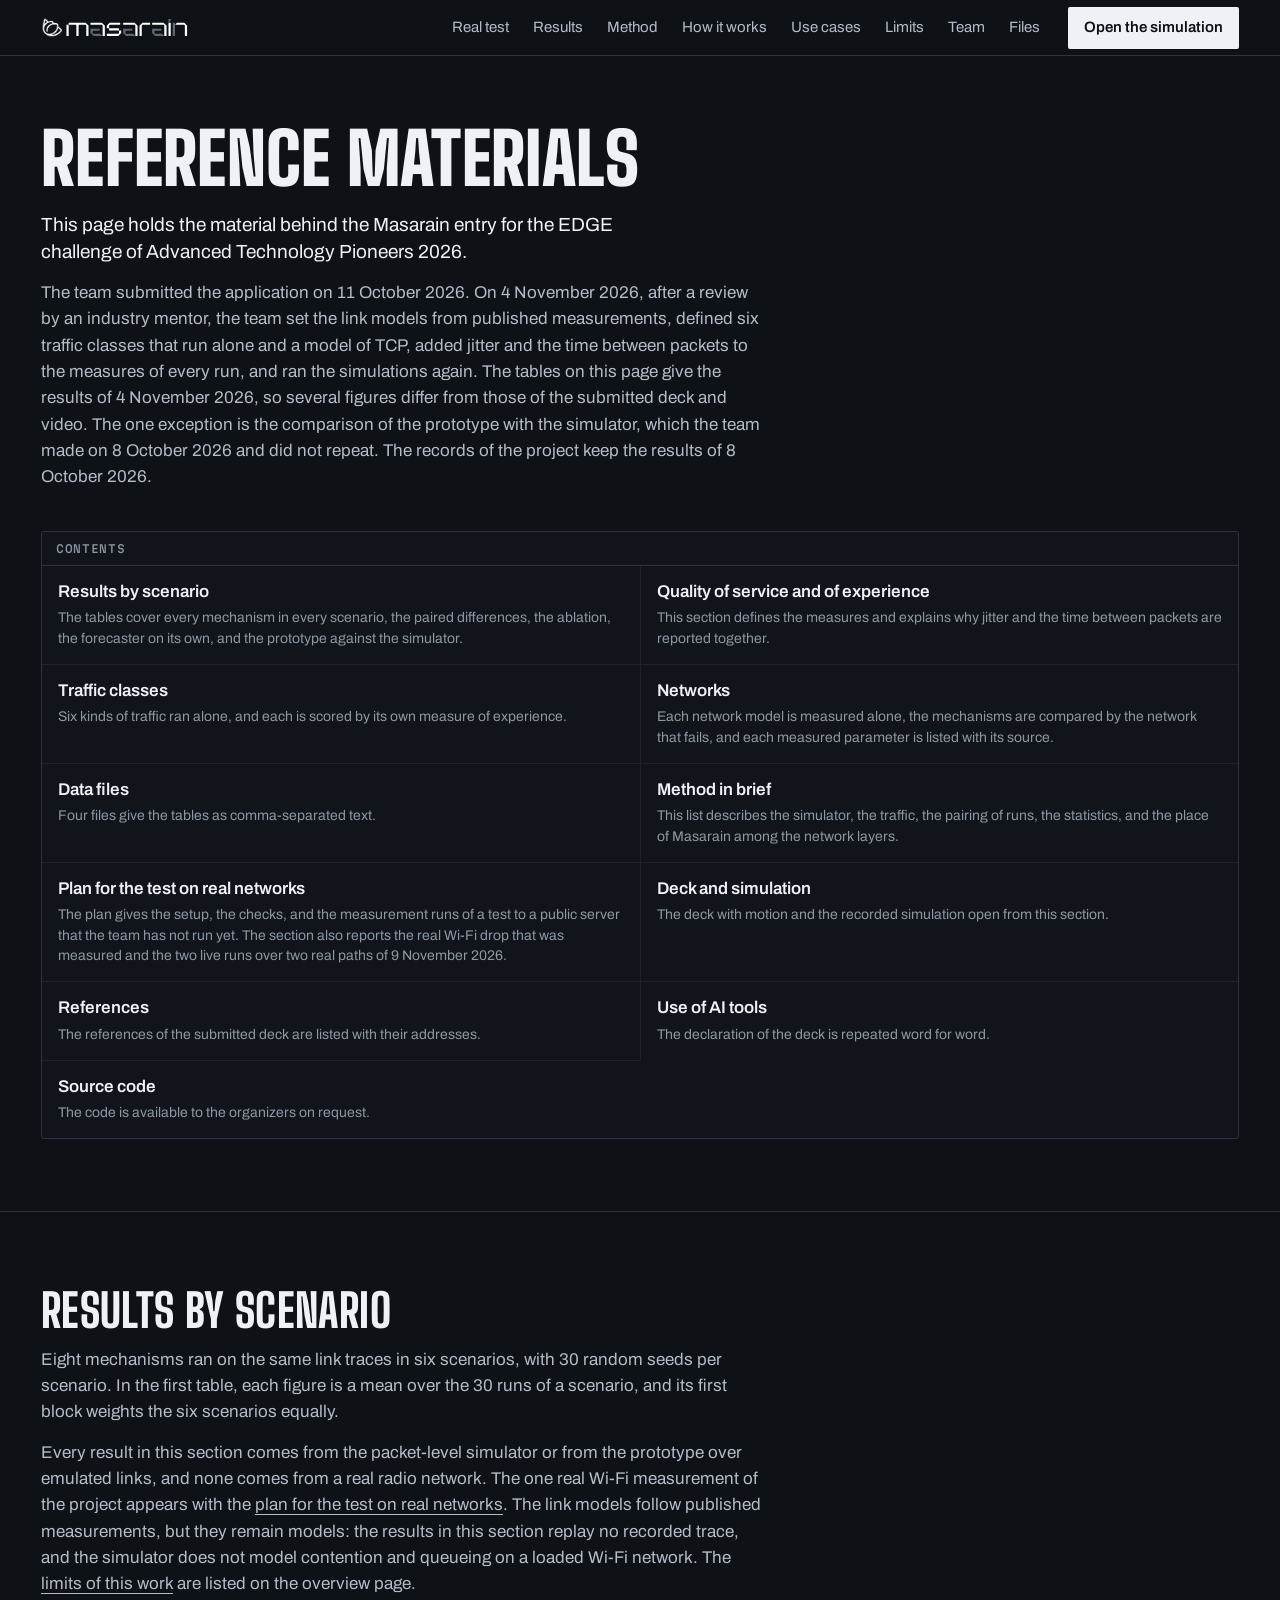
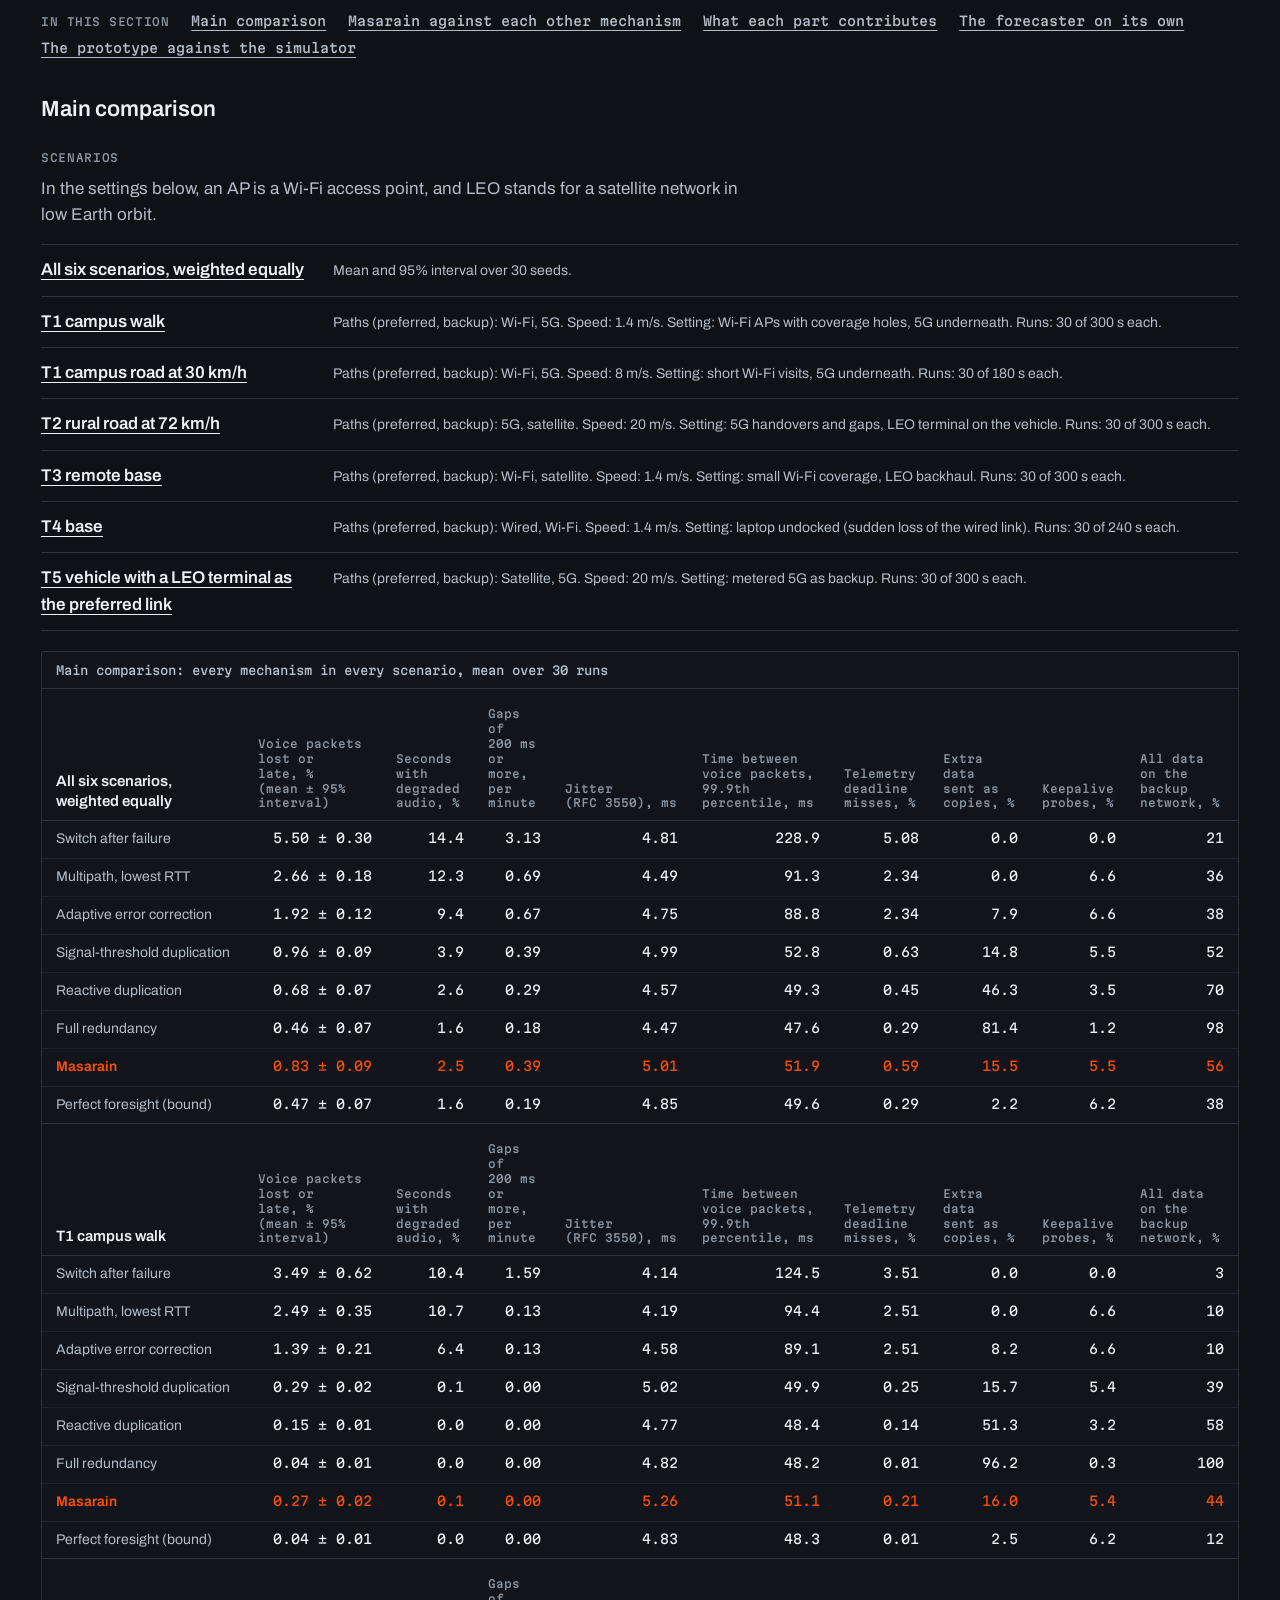
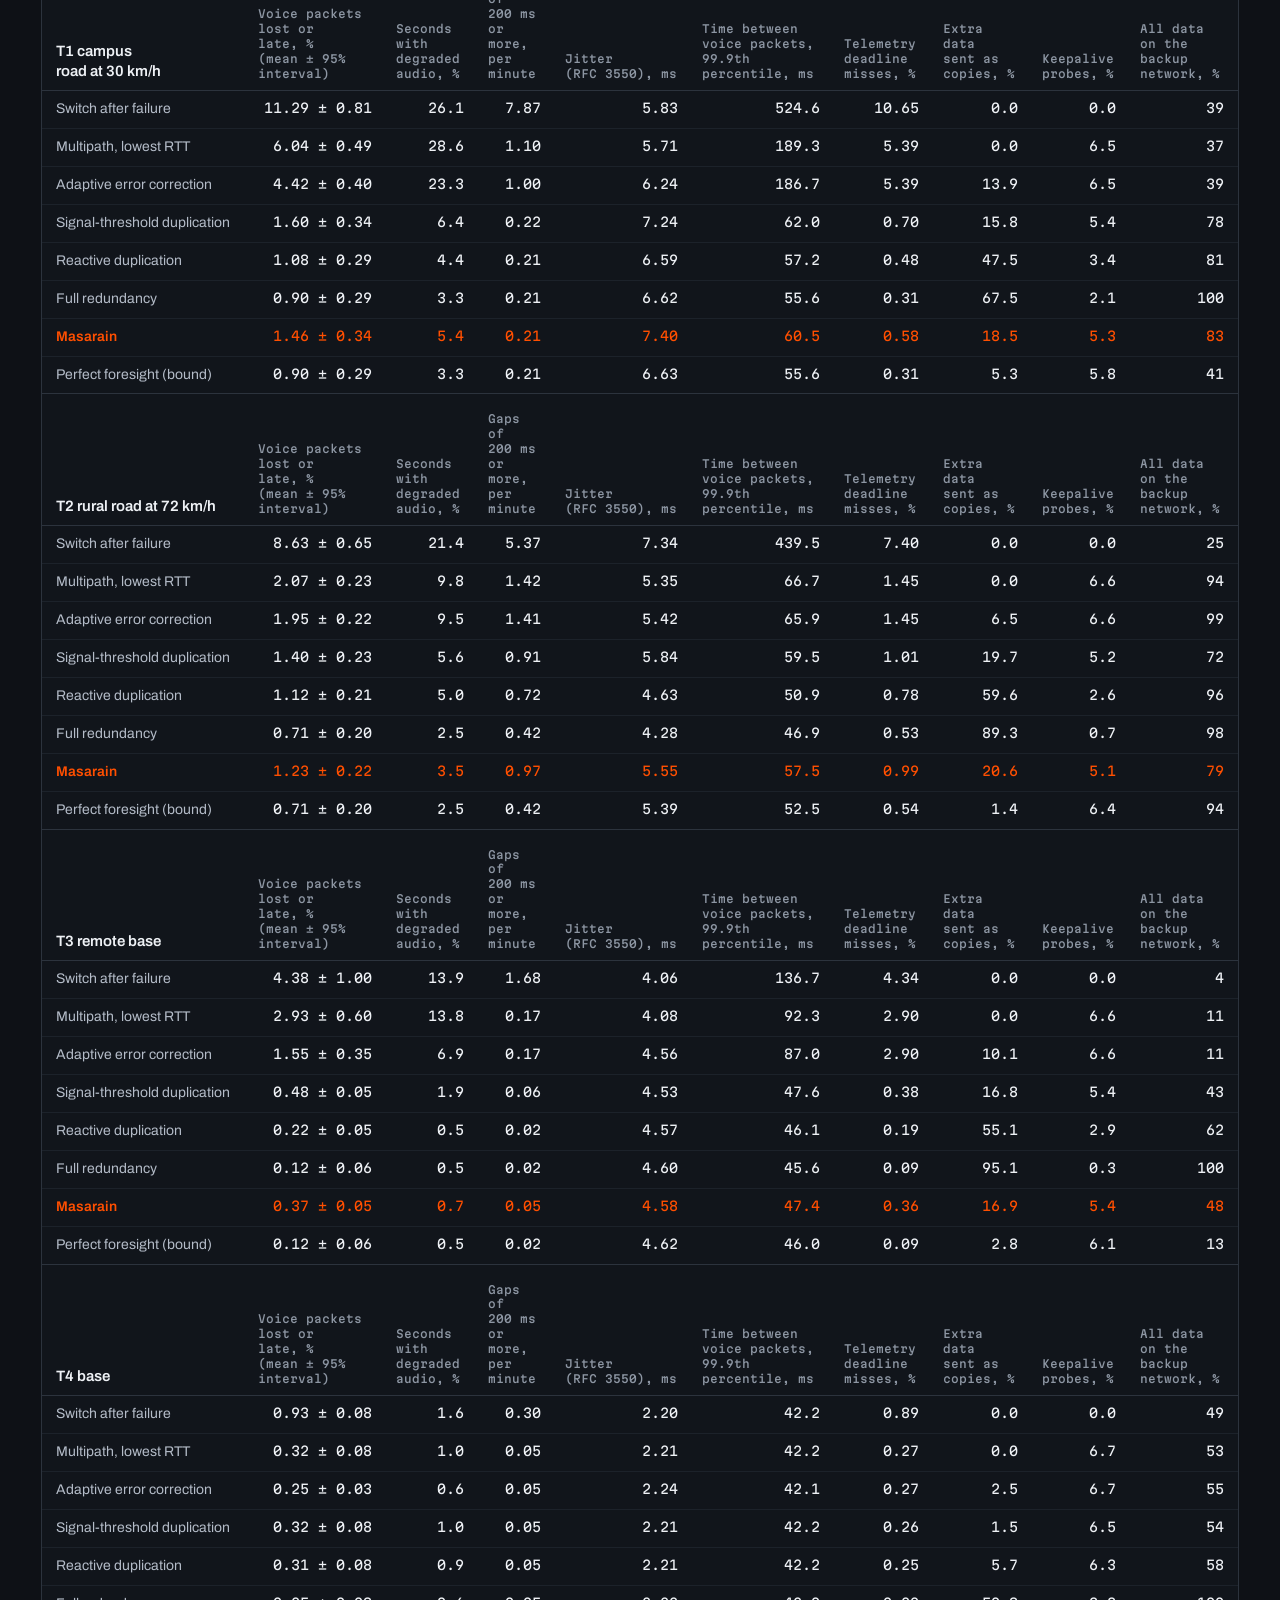
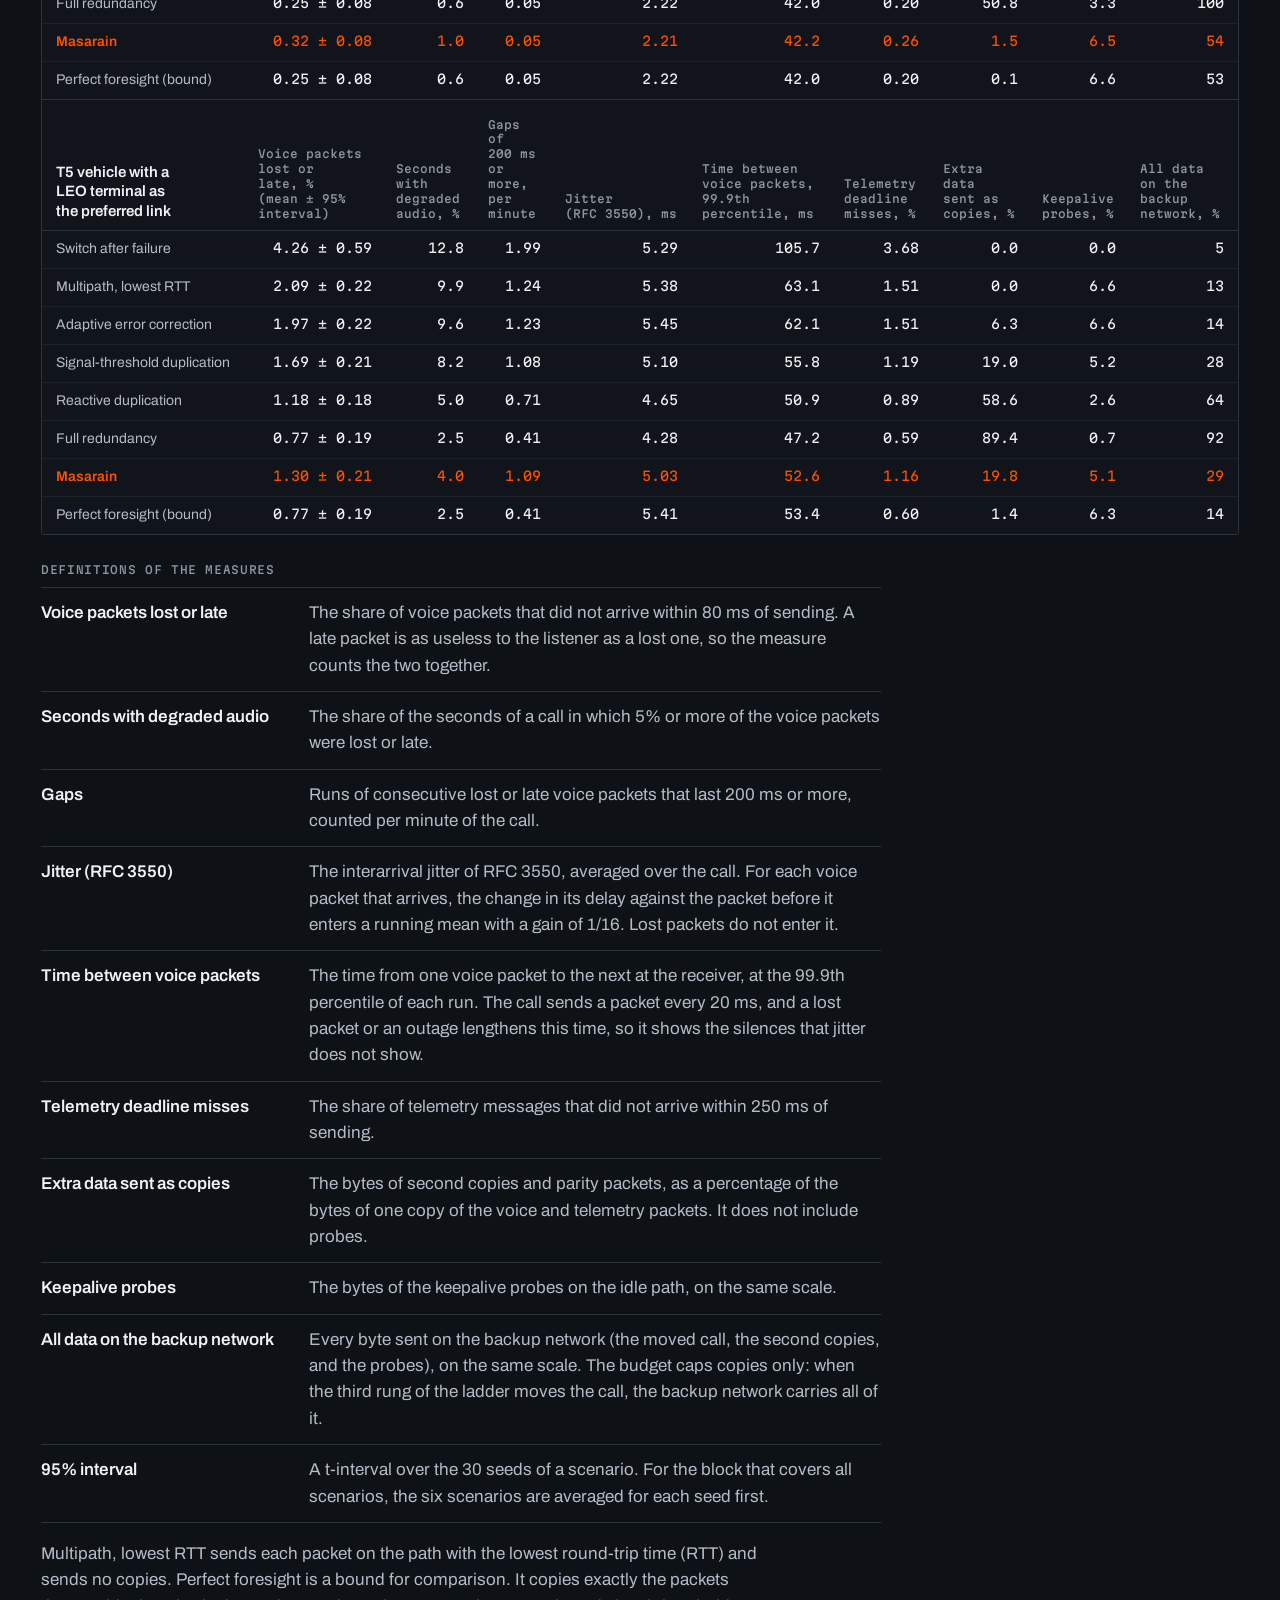
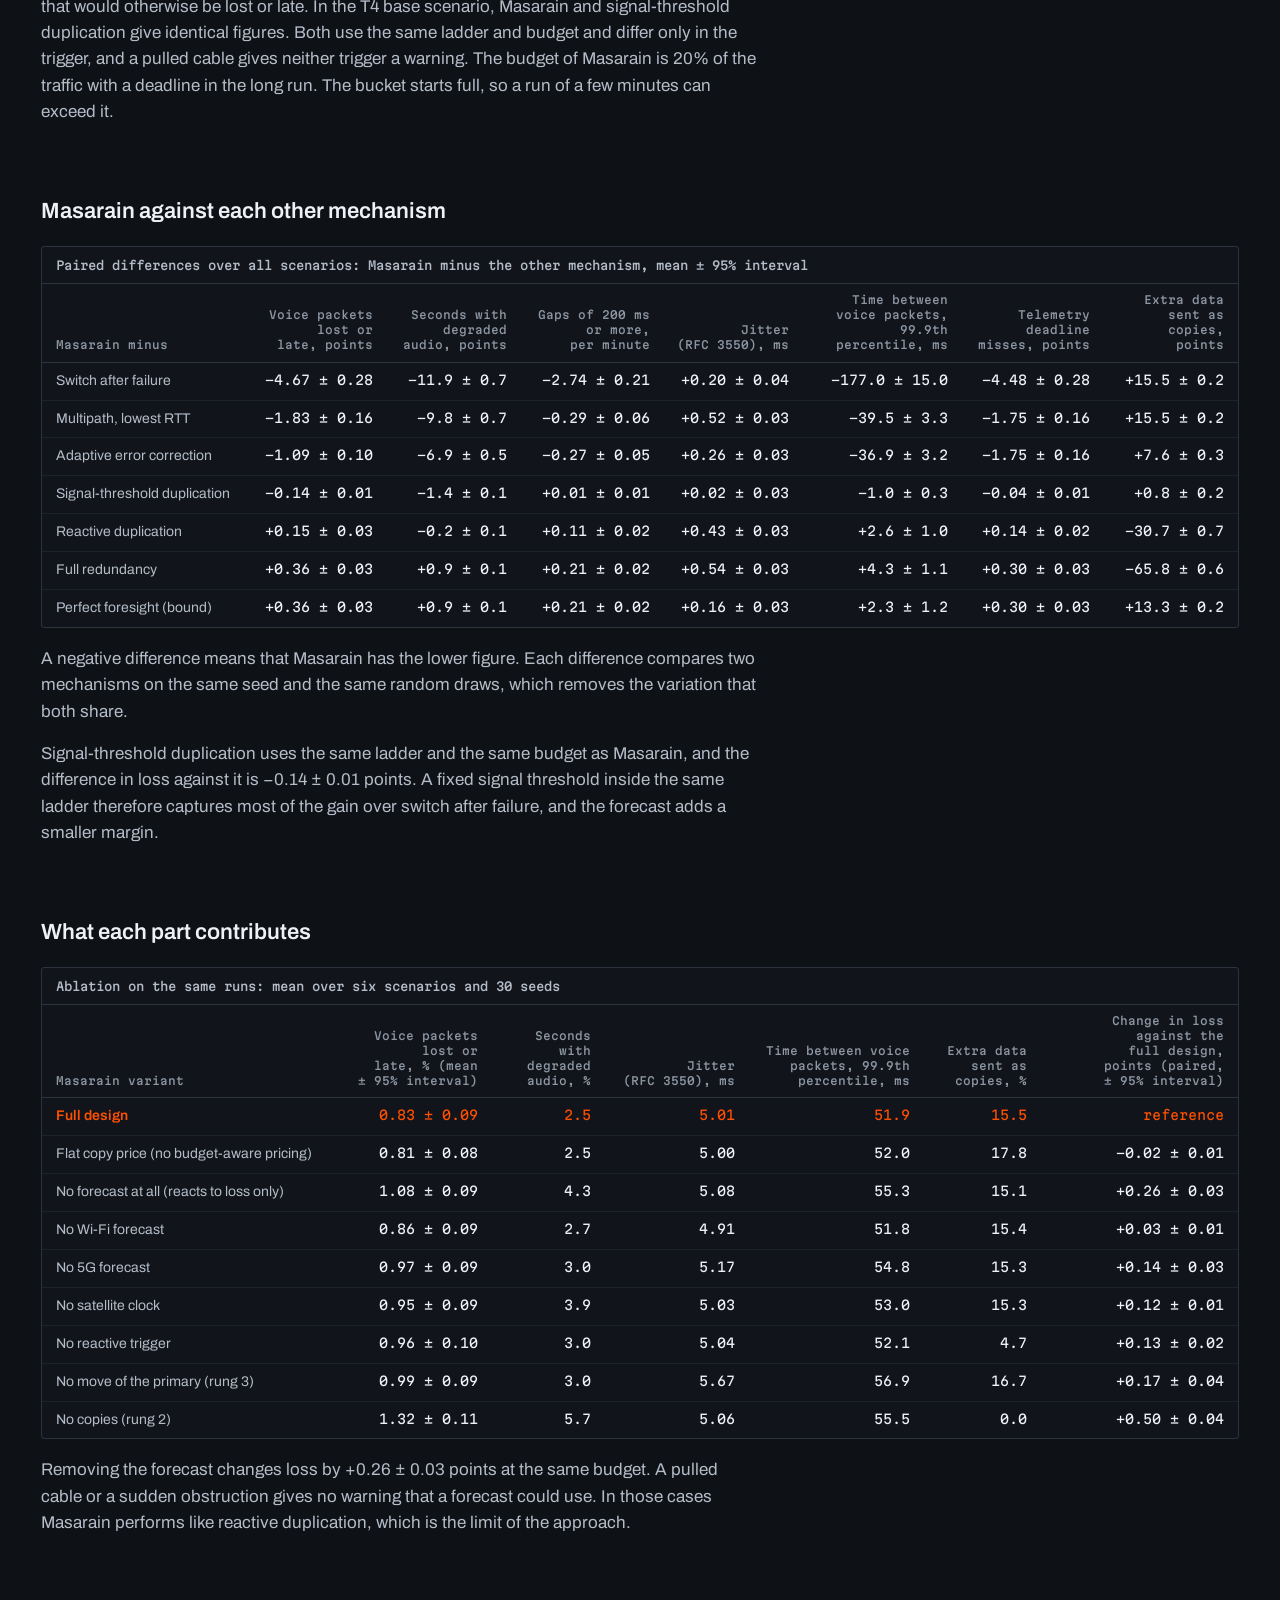
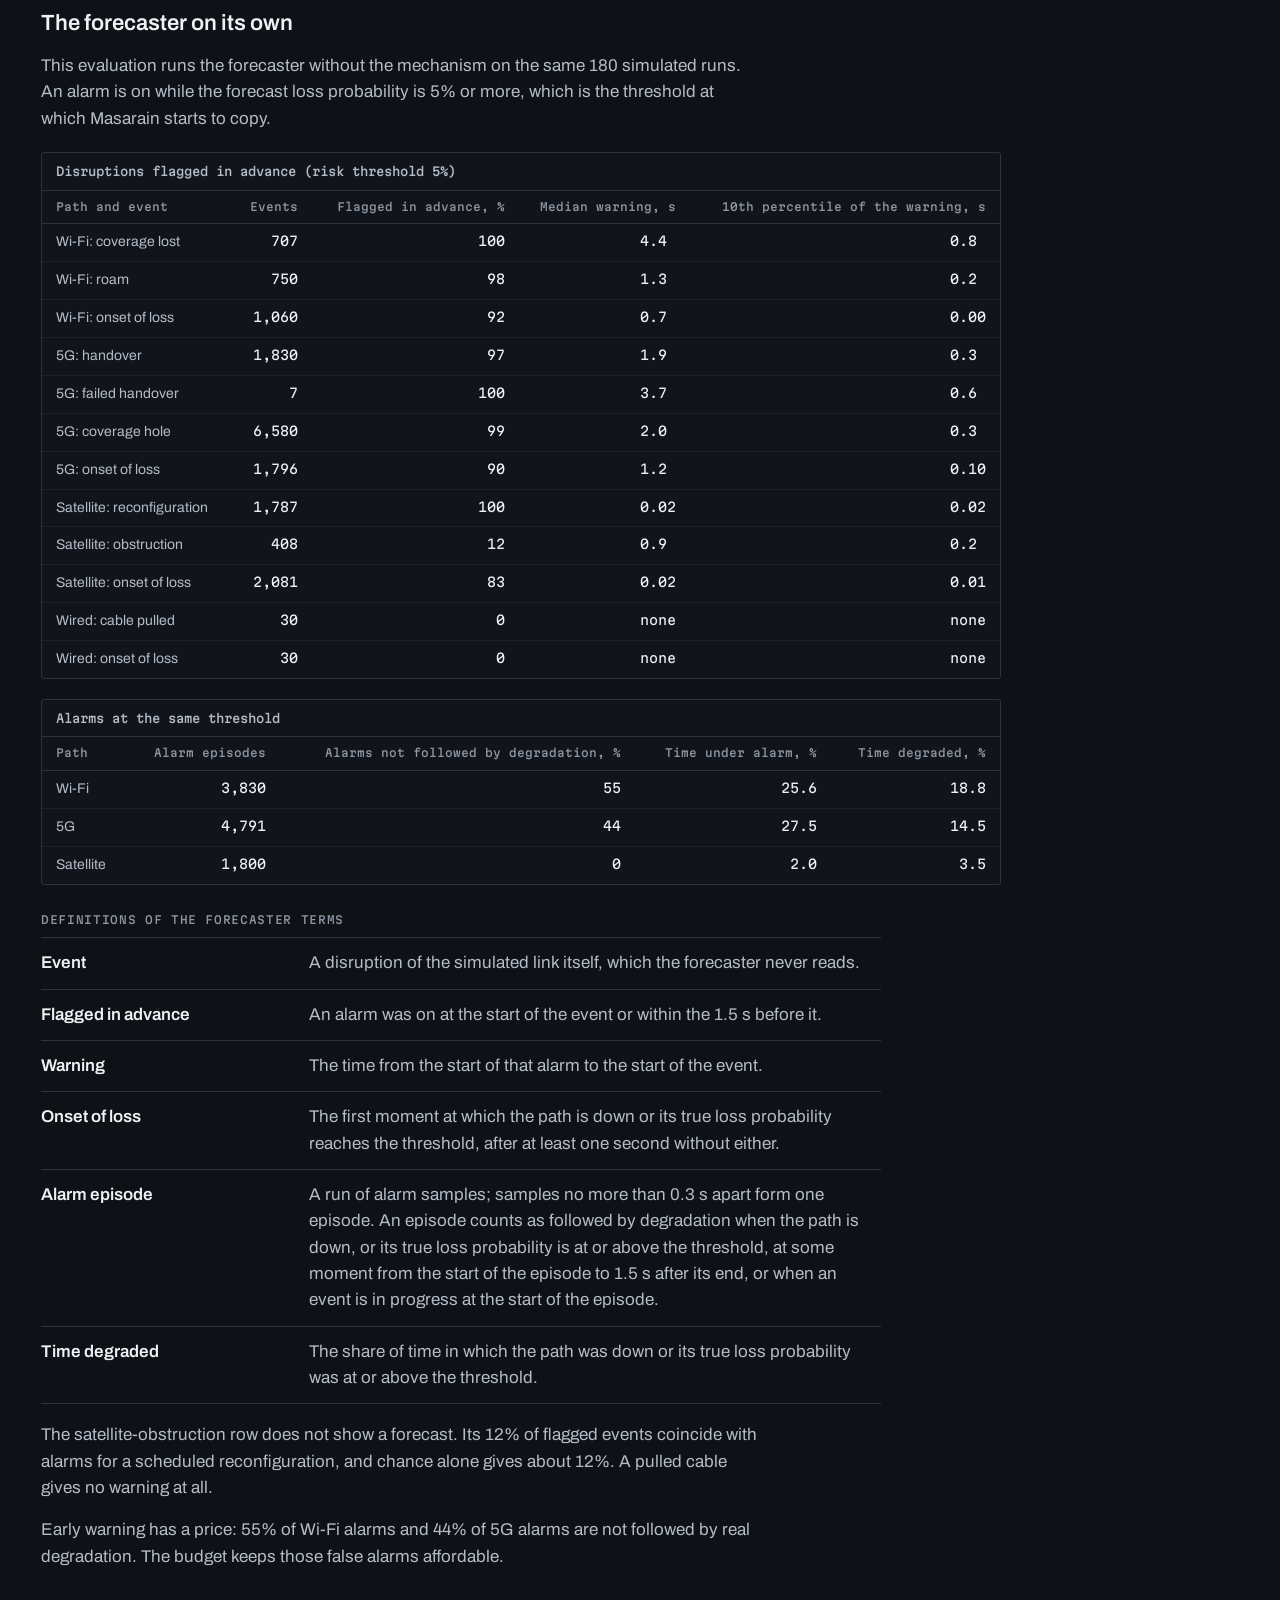
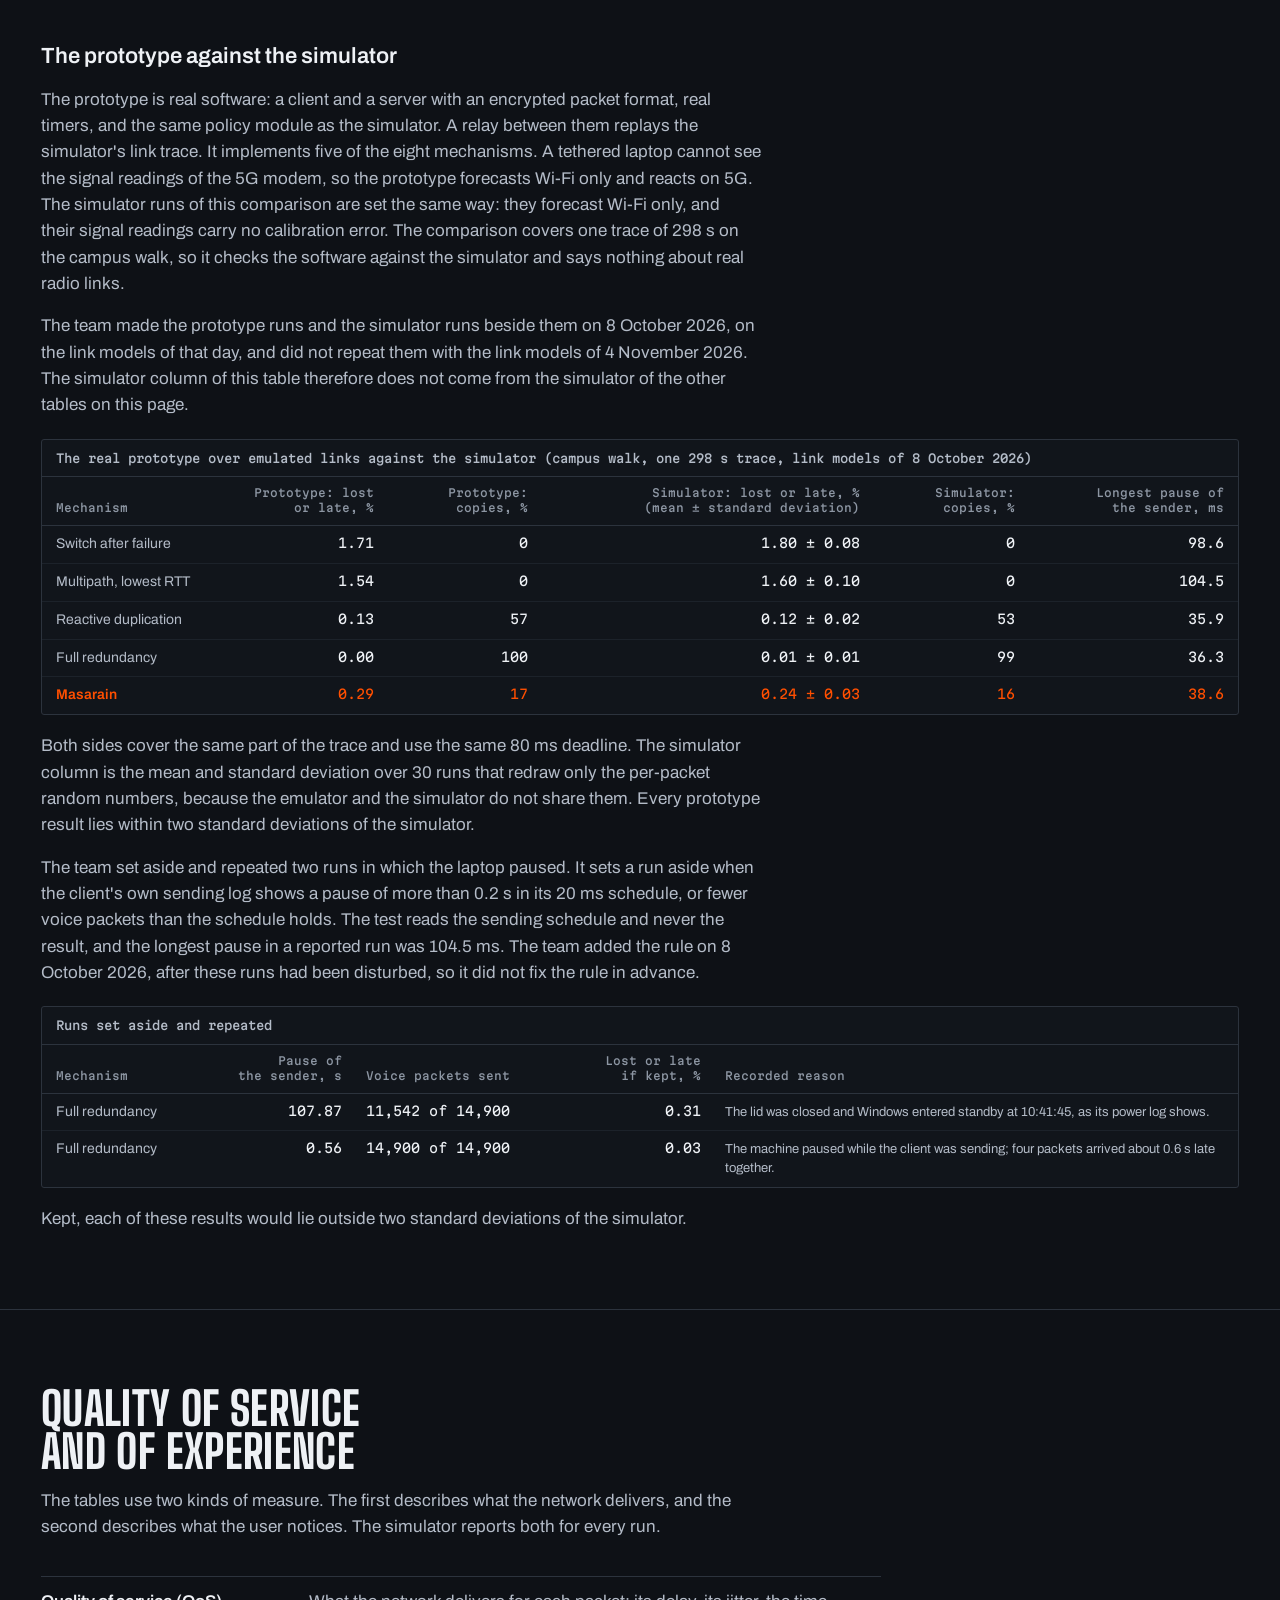
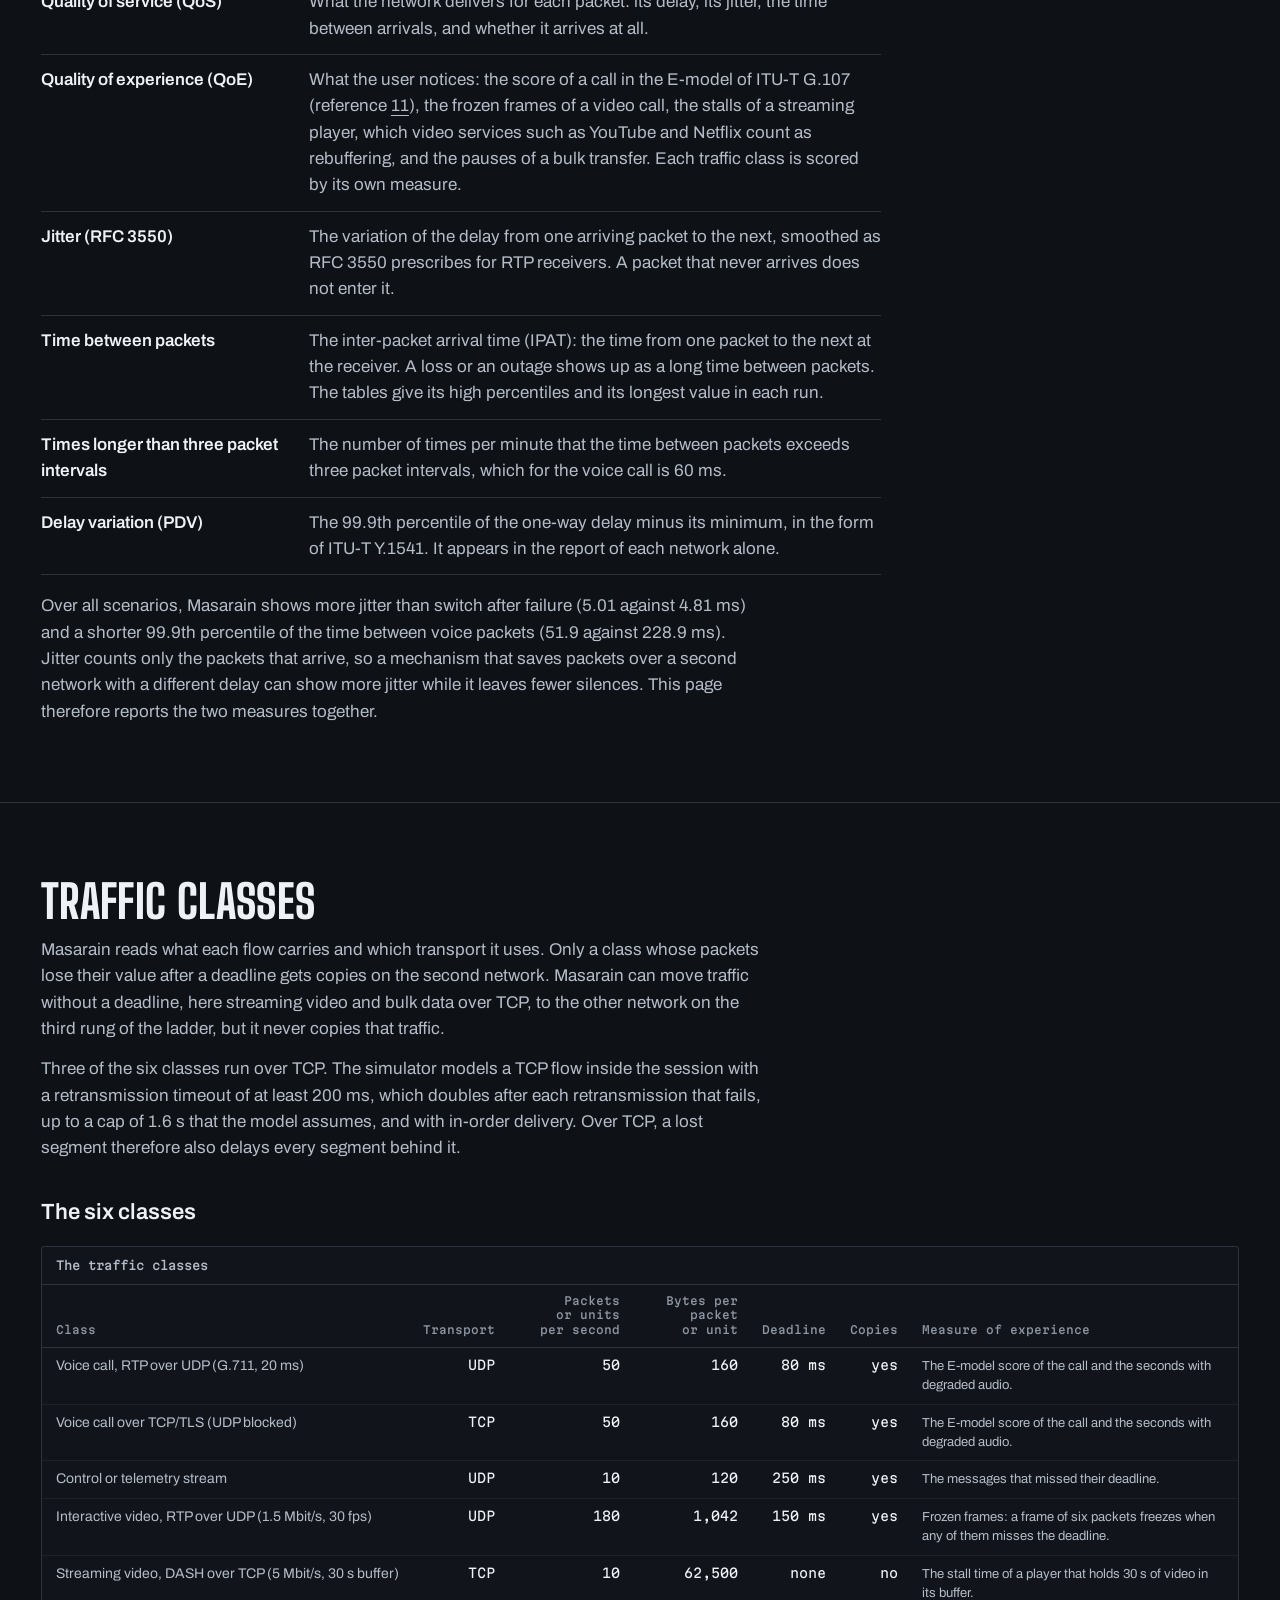
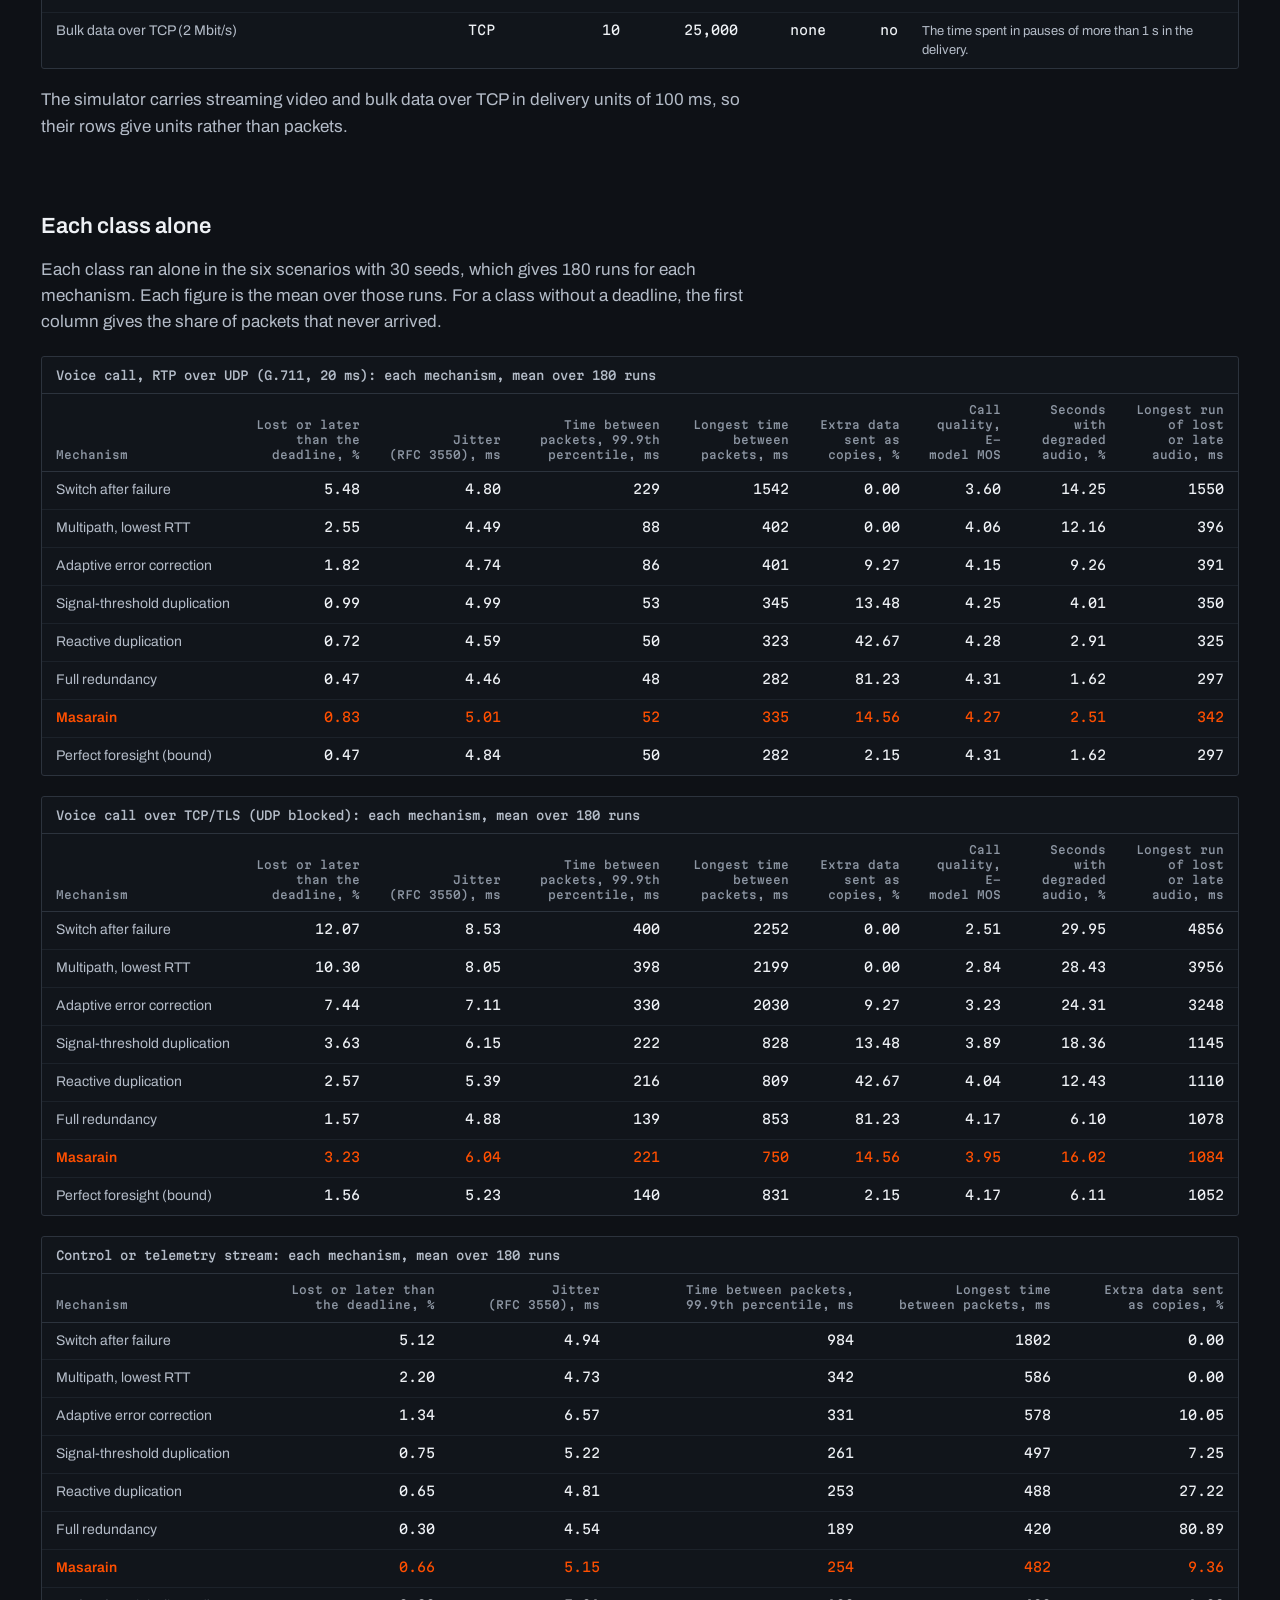
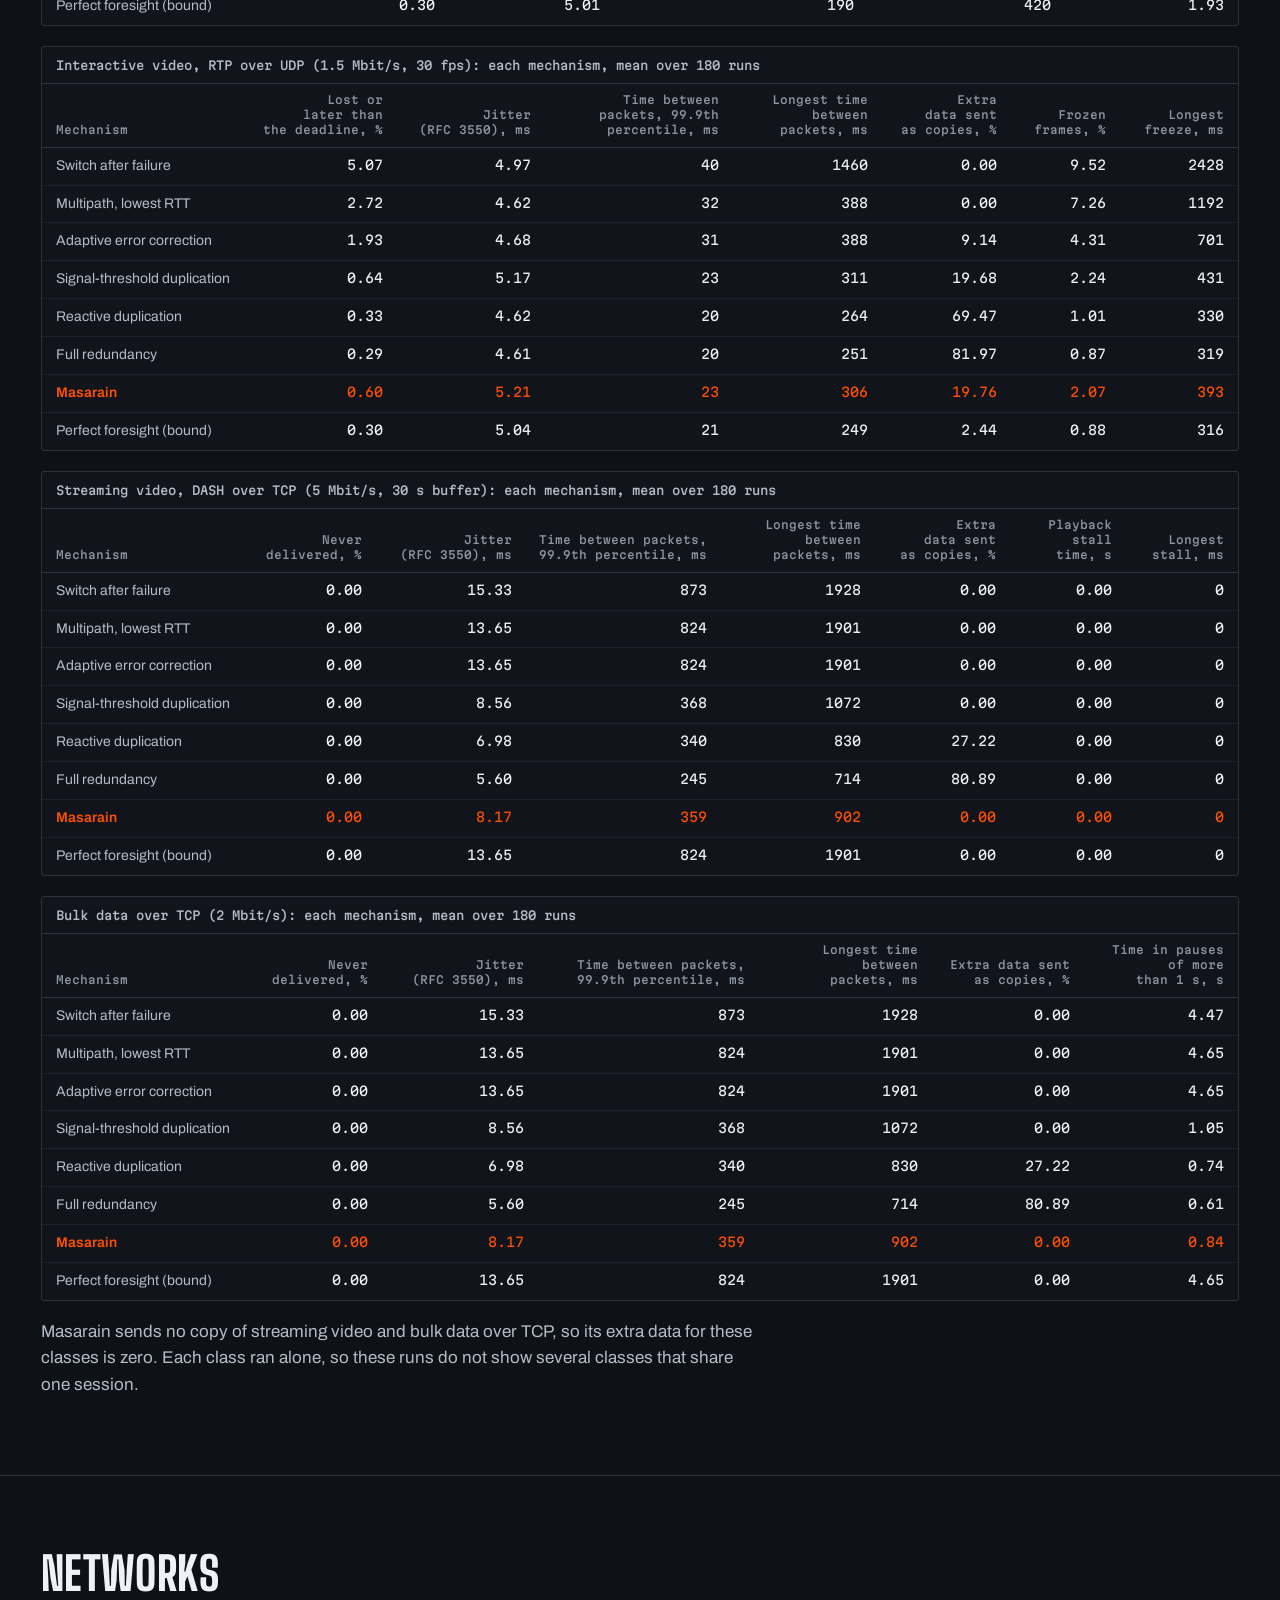
<file: materials.html>
<!doctype html>
<html lang="en">
<head>
<meta charset="utf-8">
<meta name="viewport" content="width=device-width, initial-scale=1">
<meta name="robots" content="noindex, nofollow">
<title>Masarain: reference materials</title>
<meta name="description" content="Reference materials for the Masarain entry: the results for every scenario, mechanism, traffic class, and network, the measured link models and their sources, the data files, the method, the plan for the test on real networks, and the references.">
<meta name="theme-color" content="#0E1116">
<link rel="icon" type="image/png" sizes="32x32" href="assets/brand/favicon-32.png">
<link rel="apple-touch-icon" href="assets/brand/favicon-180.png">
<link rel="stylesheet" href="assets/fonts.css">
<link rel="stylesheet" href="assets/site_v2.css">
</head>
<body>

<a class="skip" href="#main">Skip to content</a>

<header class="nav">
  <div class="wrap">
    <a class="brand" href="index.html"><img src="assets/brand/logo-on-dark.svg" alt="Masarain" width="641" height="94"></a>
    <nav class="nav-links" aria-label="Site">
      <a href="index.html#capture">Real test</a>
      <a href="index.html#results">Results</a>
      <a href="index.html#method">Method</a>
      <a href="index.html#how">How it works</a>
      <a href="use-cases.html">Use cases</a>
      <a href="index.html#limits">Limits</a>
      <a href="index.html#team">Team</a>
      <a href="index.html#files">Files</a>
    </nav>
    <details class="menu">
      <summary>Menu</summary>
      <nav aria-label="Site">
        <a href="index.html#capture">Real test</a><a href="index.html#results">Results</a><a href="index.html#method">Method</a><a href="index.html#how">How it works</a>
        <a href="use-cases.html">Use cases</a><a href="index.html#limits">Limits</a><a href="index.html#team">Team</a><a href="index.html#files">Files</a><a href="simulation.html">Open the simulation</a>
      </nav>
    </details>
    <a class="btn btn--ink nav-cta" href="simulation.html">Open the simulation</a>
  </div>
</header>

<main class="materials" id="main">
<section class="page-head">
  <div class="wrap">
    <h1 class="display">Reference materials</h1>
    <p class="lede">This page holds the material behind the Masarain entry for the EDGE challenge of Advanced Technology Pioneers 2026.</p>
    <p class="prose">The team submitted the application on 11 October 2026. On 4 November 2026, after a review by an industry mentor, the team set the link models from published measurements, defined six traffic classes that run alone and a model of TCP, added jitter and the time between packets to the measures of every run, and ran the simulations again. The tables on this page give the results of 4 November 2026, so several figures differ from those of the submitted deck and video. The one exception is the comparison of the prototype with the simulator, which the team made on 8 October 2026 and did not repeat. The records of the project keep the results of 8 October 2026.</p>
    <nav class="toc" aria-labelledby="toc-title">
      <h2 class="label" id="toc-title">Contents</h2>
      <ol>
        <li><a href="#results">Results by scenario</a><span>The tables cover every mechanism in every scenario, the paired differences, the ablation, the forecaster on its own, and the prototype against the simulator.</span></li>
        <li><a href="#measures">Quality of service and of experience</a><span>This section defines the measures and explains why jitter and the time between packets are reported together.</span></li>
        <li><a href="#classes">Traffic classes</a><span>Six kinds of traffic ran alone, and each is scored by its own measure of experience.</span></li>
        <li><a href="#networks">Networks</a><span>Each network model is measured alone, the mechanisms are compared by the network that fails, and each measured parameter is listed with its source.</span></li>
        <li><a href="#files">Data files</a><span>Four files give the tables as comma-separated text.</span></li>
        <li><a href="#method">Method in brief</a><span>This list describes the simulator, the traffic, the pairing of runs, the statistics, and the place of Masarain among the network layers.</span></li>
        <li><a href="#field-test">Plan for the test on real networks</a><span>The plan gives the setup, the checks, and the measurement runs of a test to a public server that the team has not run yet. The section also reports the real Wi-Fi drop that was measured and the two live runs over two real paths of 9 November 2026.</span></li>
        <li><a href="#deck">Deck and simulation</a><span>The deck with motion and the recorded simulation open from this section.</span></li>
        <li><a href="#references">References</a><span>The references of the submitted deck are listed with their addresses.</span></li>
        <li><a href="#ai">Use of AI tools</a><span>The declaration of the deck is repeated word for word.</span></li>
        <li><a href="#code">Source code</a><span>The code is available to the organizers on request.</span></li>
      </ol>
    </nav>
  </div>
</section>

<section class="section" id="results">
  <div class="wrap">
    <div class="section-head">
      <h2 class="display">Results by scenario</h2>
      <p class="prose muted">Eight mechanisms ran on the same link traces in six scenarios, with 30 random seeds per scenario. In the first table, each figure is a mean over the 30 runs of a scenario, and its first block weights the six scenarios equally.</p>
      <p class="prose muted">Every result in this section comes from the packet-level simulator or from the prototype over emulated links, and none comes from a real radio network. The one real Wi-Fi measurement of the project appears with the <a href="#real-wifi">plan for the test on real networks</a>. The link models follow published measurements, but they remain models: the results in this section replay no recorded trace, and the simulator does not model contention and queueing on a loaded Wi-Fi network. The <a href="index.html#limits">limits of this work</a> are listed on the overview page.</p>
      <nav class="subnav" aria-label="Parts of this section">
        <span>In this section</span>
        <a href="#main-comparison">Main comparison</a>
        <a href="#paired">Masarain against each other mechanism</a>
        <a href="#ablation">What each part contributes</a>
        <a href="#forecaster">The forecaster on its own</a>
        <a href="#prototype">The prototype against the simulator</a>
      </nav>
    </div>

    <div class="block">
      <h3 id="main-comparison">Main comparison</h3>
      <h4 class="label">Scenarios</h4>
      <p class="prose muted">In the settings below, an AP is a Wi-Fi access point, and LEO stands for a satellite network in low Earth orbit.</p>
      <dl class="defs defs--key">
        <div><dt><a href="#cap-main-all-six-scenarios-weighted-equally">All six scenarios, weighted equally</a></dt><dd>Mean and 95% interval over 30 seeds.</dd></div>
        <div><dt><a href="#cap-main-t1-campus-walk">T1 campus walk</a></dt><dd>Paths (preferred, backup): Wi-Fi, 5G. Speed: 1.4&nbsp;m/s. Setting: Wi-Fi APs with coverage holes, 5G underneath. Runs: 30 of 300&nbsp;s each.</dd></div>
        <div><dt><a href="#cap-main-t1-campus-road-at-30-km-h">T1 campus road at 30 km/h</a></dt><dd>Paths (preferred, backup): Wi-Fi, 5G. Speed: 8&nbsp;m/s. Setting: short Wi-Fi visits, 5G underneath. Runs: 30 of 180&nbsp;s each.</dd></div>
        <div><dt><a href="#cap-main-t2-rural-road-at-72-km-h">T2 rural road at 72 km/h</a></dt><dd>Paths (preferred, backup): 5G, satellite. Speed: 20&nbsp;m/s. Setting: 5G handovers and gaps, LEO terminal on the vehicle. Runs: 30 of 300&nbsp;s each.</dd></div>
        <div><dt><a href="#cap-main-t3-remote-base">T3 remote base</a></dt><dd>Paths (preferred, backup): Wi-Fi, satellite. Speed: 1.4&nbsp;m/s. Setting: small Wi-Fi coverage, LEO backhaul. Runs: 30 of 300&nbsp;s each.</dd></div>
        <div><dt><a href="#cap-main-t4-base">T4 base</a></dt><dd>Paths (preferred, backup): Wired, Wi-Fi. Speed: 1.4&nbsp;m/s. Setting: laptop undocked (sudden loss of the wired link). Runs: 30 of 240&nbsp;s each.</dd></div>
        <div><dt><a href="#cap-main-t5-vehicle-with-a-leo-terminal-as-the-preferred-link">T5 vehicle with a LEO terminal as the preferred link</a></dt><dd>Paths (preferred, backup): Satellite, 5G. Speed: 20&nbsp;m/s. Setting: metered 5G as backup. Runs: 30 of 300&nbsp;s each.</dd></div>
      </dl>
      <div class="table-scroll table-scroll--wide" role="region" aria-labelledby="cap-main" tabindex="0">
        <table class="data-table data-table--blocks data-table--wide">
          <caption id="cap-main"><span>Main comparison: every mechanism in every scenario, mean over 30 runs</span><span class="scroll-hint">Scroll sideways to see every column.</span></caption>
          <tbody>
            <tr class="group" id="cap-main-all-six-scenarios-weighted-equally"><th scope="rowgroup">All six scenarios, weighted equally</th><th scope="col">Voice packets lost or late,&nbsp;% (mean ±&nbsp;95% interval)</th><th scope="col">Seconds with degraded audio,&nbsp;%</th><th scope="col">Gaps of 200&nbsp;ms or more, per minute</th><th scope="col">Jitter (RFC&nbsp;3550),&nbsp;ms</th><th scope="col">Time between voice packets, 99.9th percentile,&nbsp;ms</th><th scope="col">Telemetry deadline misses,&nbsp;%</th><th scope="col">Extra data sent as copies,&nbsp;%</th><th scope="col">Keepalive probes,&nbsp;%</th><th scope="col">All data on the backup network,&nbsp;%</th></tr>
            <tr><th scope="row">Switch after failure</th><td>5.50 ± 0.30</td><td>14.4</td><td>3.13</td><td>4.81</td><td>228.9</td><td>5.08</td><td>0.0</td><td>0.0</td><td>21</td></tr>
            <tr><th scope="row">Multipath, lowest RTT</th><td>2.66 ± 0.18</td><td>12.3</td><td>0.69</td><td>4.49</td><td>91.3</td><td>2.34</td><td>0.0</td><td>6.6</td><td>36</td></tr>
            <tr><th scope="row">Adaptive error correction</th><td>1.92 ± 0.12</td><td>9.4</td><td>0.67</td><td>4.75</td><td>88.8</td><td>2.34</td><td>7.9</td><td>6.6</td><td>38</td></tr>
            <tr><th scope="row">Signal-threshold duplication</th><td>0.96 ± 0.09</td><td>3.9</td><td>0.39</td><td>4.99</td><td>52.8</td><td>0.63</td><td>14.8</td><td>5.5</td><td>52</td></tr>
            <tr><th scope="row">Reactive duplication</th><td>0.68 ± 0.07</td><td>2.6</td><td>0.29</td><td>4.57</td><td>49.3</td><td>0.45</td><td>46.3</td><td>3.5</td><td>70</td></tr>
            <tr><th scope="row">Full redundancy</th><td>0.46 ± 0.07</td><td>1.6</td><td>0.18</td><td>4.47</td><td>47.6</td><td>0.29</td><td>81.4</td><td>1.2</td><td>98</td></tr>
            <tr class="ours"><th scope="row">Masarain</th><td>0.83 ± 0.09</td><td>2.5</td><td>0.39</td><td>5.01</td><td>51.9</td><td>0.59</td><td>15.5</td><td>5.5</td><td>56</td></tr>
            <tr><th scope="row">Perfect foresight (bound)</th><td>0.47 ± 0.07</td><td>1.6</td><td>0.19</td><td>4.85</td><td>49.6</td><td>0.29</td><td>2.2</td><td>6.2</td><td>38</td></tr>
          </tbody>
          <tbody>
            <tr class="group" id="cap-main-t1-campus-walk"><th scope="rowgroup">T1 campus walk</th><th scope="col">Voice packets lost or late,&nbsp;% (mean ±&nbsp;95% interval)</th><th scope="col">Seconds with degraded audio,&nbsp;%</th><th scope="col">Gaps of 200&nbsp;ms or more, per minute</th><th scope="col">Jitter (RFC&nbsp;3550),&nbsp;ms</th><th scope="col">Time between voice packets, 99.9th percentile,&nbsp;ms</th><th scope="col">Telemetry deadline misses,&nbsp;%</th><th scope="col">Extra data sent as copies,&nbsp;%</th><th scope="col">Keepalive probes,&nbsp;%</th><th scope="col">All data on the backup network,&nbsp;%</th></tr>
            <tr><th scope="row">Switch after failure</th><td>3.49 ± 0.62</td><td>10.4</td><td>1.59</td><td>4.14</td><td>124.5</td><td>3.51</td><td>0.0</td><td>0.0</td><td>3</td></tr>
            <tr><th scope="row">Multipath, lowest RTT</th><td>2.49 ± 0.35</td><td>10.7</td><td>0.13</td><td>4.19</td><td>94.4</td><td>2.51</td><td>0.0</td><td>6.6</td><td>10</td></tr>
            <tr><th scope="row">Adaptive error correction</th><td>1.39 ± 0.21</td><td>6.4</td><td>0.13</td><td>4.58</td><td>89.1</td><td>2.51</td><td>8.2</td><td>6.6</td><td>10</td></tr>
            <tr><th scope="row">Signal-threshold duplication</th><td>0.29 ± 0.02</td><td>0.1</td><td>0.00</td><td>5.02</td><td>49.9</td><td>0.25</td><td>15.7</td><td>5.4</td><td>39</td></tr>
            <tr><th scope="row">Reactive duplication</th><td>0.15 ± 0.01</td><td>0.0</td><td>0.00</td><td>4.77</td><td>48.4</td><td>0.14</td><td>51.3</td><td>3.2</td><td>58</td></tr>
            <tr><th scope="row">Full redundancy</th><td>0.04 ± 0.01</td><td>0.0</td><td>0.00</td><td>4.82</td><td>48.2</td><td>0.01</td><td>96.2</td><td>0.3</td><td>100</td></tr>
            <tr class="ours"><th scope="row">Masarain</th><td>0.27 ± 0.02</td><td>0.1</td><td>0.00</td><td>5.26</td><td>51.1</td><td>0.21</td><td>16.0</td><td>5.4</td><td>44</td></tr>
            <tr><th scope="row">Perfect foresight (bound)</th><td>0.04 ± 0.01</td><td>0.0</td><td>0.00</td><td>4.83</td><td>48.3</td><td>0.01</td><td>2.5</td><td>6.2</td><td>12</td></tr>
          </tbody>
          <tbody>
            <tr class="group" id="cap-main-t1-campus-road-at-30-km-h"><th scope="rowgroup">T1 campus road at 30 km/h</th><th scope="col">Voice packets lost or late,&nbsp;% (mean ±&nbsp;95% interval)</th><th scope="col">Seconds with degraded audio,&nbsp;%</th><th scope="col">Gaps of 200&nbsp;ms or more, per minute</th><th scope="col">Jitter (RFC&nbsp;3550),&nbsp;ms</th><th scope="col">Time between voice packets, 99.9th percentile,&nbsp;ms</th><th scope="col">Telemetry deadline misses,&nbsp;%</th><th scope="col">Extra data sent as copies,&nbsp;%</th><th scope="col">Keepalive probes,&nbsp;%</th><th scope="col">All data on the backup network,&nbsp;%</th></tr>
            <tr><th scope="row">Switch after failure</th><td>11.29 ± 0.81</td><td>26.1</td><td>7.87</td><td>5.83</td><td>524.6</td><td>10.65</td><td>0.0</td><td>0.0</td><td>39</td></tr>
            <tr><th scope="row">Multipath, lowest RTT</th><td>6.04 ± 0.49</td><td>28.6</td><td>1.10</td><td>5.71</td><td>189.3</td><td>5.39</td><td>0.0</td><td>6.5</td><td>37</td></tr>
            <tr><th scope="row">Adaptive error correction</th><td>4.42 ± 0.40</td><td>23.3</td><td>1.00</td><td>6.24</td><td>186.7</td><td>5.39</td><td>13.9</td><td>6.5</td><td>39</td></tr>
            <tr><th scope="row">Signal-threshold duplication</th><td>1.60 ± 0.34</td><td>6.4</td><td>0.22</td><td>7.24</td><td>62.0</td><td>0.70</td><td>15.8</td><td>5.4</td><td>78</td></tr>
            <tr><th scope="row">Reactive duplication</th><td>1.08 ± 0.29</td><td>4.4</td><td>0.21</td><td>6.59</td><td>57.2</td><td>0.48</td><td>47.5</td><td>3.4</td><td>81</td></tr>
            <tr><th scope="row">Full redundancy</th><td>0.90 ± 0.29</td><td>3.3</td><td>0.21</td><td>6.62</td><td>55.6</td><td>0.31</td><td>67.5</td><td>2.1</td><td>100</td></tr>
            <tr class="ours"><th scope="row">Masarain</th><td>1.46 ± 0.34</td><td>5.4</td><td>0.21</td><td>7.40</td><td>60.5</td><td>0.58</td><td>18.5</td><td>5.3</td><td>83</td></tr>
            <tr><th scope="row">Perfect foresight (bound)</th><td>0.90 ± 0.29</td><td>3.3</td><td>0.21</td><td>6.63</td><td>55.6</td><td>0.31</td><td>5.3</td><td>5.8</td><td>41</td></tr>
          </tbody>
          <tbody>
            <tr class="group" id="cap-main-t2-rural-road-at-72-km-h"><th scope="rowgroup">T2 rural road at 72 km/h</th><th scope="col">Voice packets lost or late,&nbsp;% (mean ±&nbsp;95% interval)</th><th scope="col">Seconds with degraded audio,&nbsp;%</th><th scope="col">Gaps of 200&nbsp;ms or more, per minute</th><th scope="col">Jitter (RFC&nbsp;3550),&nbsp;ms</th><th scope="col">Time between voice packets, 99.9th percentile,&nbsp;ms</th><th scope="col">Telemetry deadline misses,&nbsp;%</th><th scope="col">Extra data sent as copies,&nbsp;%</th><th scope="col">Keepalive probes,&nbsp;%</th><th scope="col">All data on the backup network,&nbsp;%</th></tr>
            <tr><th scope="row">Switch after failure</th><td>8.63 ± 0.65</td><td>21.4</td><td>5.37</td><td>7.34</td><td>439.5</td><td>7.40</td><td>0.0</td><td>0.0</td><td>25</td></tr>
            <tr><th scope="row">Multipath, lowest RTT</th><td>2.07 ± 0.23</td><td>9.8</td><td>1.42</td><td>5.35</td><td>66.7</td><td>1.45</td><td>0.0</td><td>6.6</td><td>94</td></tr>
            <tr><th scope="row">Adaptive error correction</th><td>1.95 ± 0.22</td><td>9.5</td><td>1.41</td><td>5.42</td><td>65.9</td><td>1.45</td><td>6.5</td><td>6.6</td><td>99</td></tr>
            <tr><th scope="row">Signal-threshold duplication</th><td>1.40 ± 0.23</td><td>5.6</td><td>0.91</td><td>5.84</td><td>59.5</td><td>1.01</td><td>19.7</td><td>5.2</td><td>72</td></tr>
            <tr><th scope="row">Reactive duplication</th><td>1.12 ± 0.21</td><td>5.0</td><td>0.72</td><td>4.63</td><td>50.9</td><td>0.78</td><td>59.6</td><td>2.6</td><td>96</td></tr>
            <tr><th scope="row">Full redundancy</th><td>0.71 ± 0.20</td><td>2.5</td><td>0.42</td><td>4.28</td><td>46.9</td><td>0.53</td><td>89.3</td><td>0.7</td><td>98</td></tr>
            <tr class="ours"><th scope="row">Masarain</th><td>1.23 ± 0.22</td><td>3.5</td><td>0.97</td><td>5.55</td><td>57.5</td><td>0.99</td><td>20.6</td><td>5.1</td><td>79</td></tr>
            <tr><th scope="row">Perfect foresight (bound)</th><td>0.71 ± 0.20</td><td>2.5</td><td>0.42</td><td>5.39</td><td>52.5</td><td>0.54</td><td>1.4</td><td>6.4</td><td>94</td></tr>
          </tbody>
          <tbody>
            <tr class="group" id="cap-main-t3-remote-base"><th scope="rowgroup">T3 remote base</th><th scope="col">Voice packets lost or late,&nbsp;% (mean ±&nbsp;95% interval)</th><th scope="col">Seconds with degraded audio,&nbsp;%</th><th scope="col">Gaps of 200&nbsp;ms or more, per minute</th><th scope="col">Jitter (RFC&nbsp;3550),&nbsp;ms</th><th scope="col">Time between voice packets, 99.9th percentile,&nbsp;ms</th><th scope="col">Telemetry deadline misses,&nbsp;%</th><th scope="col">Extra data sent as copies,&nbsp;%</th><th scope="col">Keepalive probes,&nbsp;%</th><th scope="col">All data on the backup network,&nbsp;%</th></tr>
            <tr><th scope="row">Switch after failure</th><td>4.38 ± 1.00</td><td>13.9</td><td>1.68</td><td>4.06</td><td>136.7</td><td>4.34</td><td>0.0</td><td>0.0</td><td>4</td></tr>
            <tr><th scope="row">Multipath, lowest RTT</th><td>2.93 ± 0.60</td><td>13.8</td><td>0.17</td><td>4.08</td><td>92.3</td><td>2.90</td><td>0.0</td><td>6.6</td><td>11</td></tr>
            <tr><th scope="row">Adaptive error correction</th><td>1.55 ± 0.35</td><td>6.9</td><td>0.17</td><td>4.56</td><td>87.0</td><td>2.90</td><td>10.1</td><td>6.6</td><td>11</td></tr>
            <tr><th scope="row">Signal-threshold duplication</th><td>0.48 ± 0.05</td><td>1.9</td><td>0.06</td><td>4.53</td><td>47.6</td><td>0.38</td><td>16.8</td><td>5.4</td><td>43</td></tr>
            <tr><th scope="row">Reactive duplication</th><td>0.22 ± 0.05</td><td>0.5</td><td>0.02</td><td>4.57</td><td>46.1</td><td>0.19</td><td>55.1</td><td>2.9</td><td>62</td></tr>
            <tr><th scope="row">Full redundancy</th><td>0.12 ± 0.06</td><td>0.5</td><td>0.02</td><td>4.60</td><td>45.6</td><td>0.09</td><td>95.1</td><td>0.3</td><td>100</td></tr>
            <tr class="ours"><th scope="row">Masarain</th><td>0.37 ± 0.05</td><td>0.7</td><td>0.05</td><td>4.58</td><td>47.4</td><td>0.36</td><td>16.9</td><td>5.4</td><td>48</td></tr>
            <tr><th scope="row">Perfect foresight (bound)</th><td>0.12 ± 0.06</td><td>0.5</td><td>0.02</td><td>4.62</td><td>46.0</td><td>0.09</td><td>2.8</td><td>6.1</td><td>13</td></tr>
          </tbody>
          <tbody>
            <tr class="group" id="cap-main-t4-base"><th scope="rowgroup">T4 base</th><th scope="col">Voice packets lost or late,&nbsp;% (mean ±&nbsp;95% interval)</th><th scope="col">Seconds with degraded audio,&nbsp;%</th><th scope="col">Gaps of 200&nbsp;ms or more, per minute</th><th scope="col">Jitter (RFC&nbsp;3550),&nbsp;ms</th><th scope="col">Time between voice packets, 99.9th percentile,&nbsp;ms</th><th scope="col">Telemetry deadline misses,&nbsp;%</th><th scope="col">Extra data sent as copies,&nbsp;%</th><th scope="col">Keepalive probes,&nbsp;%</th><th scope="col">All data on the backup network,&nbsp;%</th></tr>
            <tr><th scope="row">Switch after failure</th><td>0.93 ± 0.08</td><td>1.6</td><td>0.30</td><td>2.20</td><td>42.2</td><td>0.89</td><td>0.0</td><td>0.0</td><td>49</td></tr>
            <tr><th scope="row">Multipath, lowest RTT</th><td>0.32 ± 0.08</td><td>1.0</td><td>0.05</td><td>2.21</td><td>42.2</td><td>0.27</td><td>0.0</td><td>6.7</td><td>53</td></tr>
            <tr><th scope="row">Adaptive error correction</th><td>0.25 ± 0.03</td><td>0.6</td><td>0.05</td><td>2.24</td><td>42.1</td><td>0.27</td><td>2.5</td><td>6.7</td><td>55</td></tr>
            <tr><th scope="row">Signal-threshold duplication</th><td>0.32 ± 0.08</td><td>1.0</td><td>0.05</td><td>2.21</td><td>42.2</td><td>0.26</td><td>1.5</td><td>6.5</td><td>54</td></tr>
            <tr><th scope="row">Reactive duplication</th><td>0.31 ± 0.08</td><td>0.9</td><td>0.05</td><td>2.21</td><td>42.2</td><td>0.25</td><td>5.7</td><td>6.3</td><td>58</td></tr>
            <tr><th scope="row">Full redundancy</th><td>0.25 ± 0.08</td><td>0.6</td><td>0.05</td><td>2.22</td><td>42.0</td><td>0.20</td><td>50.8</td><td>3.3</td><td>100</td></tr>
            <tr class="ours"><th scope="row">Masarain</th><td>0.32 ± 0.08</td><td>1.0</td><td>0.05</td><td>2.21</td><td>42.2</td><td>0.26</td><td>1.5</td><td>6.5</td><td>54</td></tr>
            <tr><th scope="row">Perfect foresight (bound)</th><td>0.25 ± 0.08</td><td>0.6</td><td>0.05</td><td>2.22</td><td>42.0</td><td>0.20</td><td>0.1</td><td>6.6</td><td>53</td></tr>
          </tbody>
          <tbody>
            <tr class="group" id="cap-main-t5-vehicle-with-a-leo-terminal-as-the-preferred-link"><th scope="rowgroup">T5 vehicle with a LEO terminal as the preferred link</th><th scope="col">Voice packets lost or late,&nbsp;% (mean ±&nbsp;95% interval)</th><th scope="col">Seconds with degraded audio,&nbsp;%</th><th scope="col">Gaps of 200&nbsp;ms or more, per minute</th><th scope="col">Jitter (RFC&nbsp;3550),&nbsp;ms</th><th scope="col">Time between voice packets, 99.9th percentile,&nbsp;ms</th><th scope="col">Telemetry deadline misses,&nbsp;%</th><th scope="col">Extra data sent as copies,&nbsp;%</th><th scope="col">Keepalive probes,&nbsp;%</th><th scope="col">All data on the backup network,&nbsp;%</th></tr>
            <tr><th scope="row">Switch after failure</th><td>4.26 ± 0.59</td><td>12.8</td><td>1.99</td><td>5.29</td><td>105.7</td><td>3.68</td><td>0.0</td><td>0.0</td><td>5</td></tr>
            <tr><th scope="row">Multipath, lowest RTT</th><td>2.09 ± 0.22</td><td>9.9</td><td>1.24</td><td>5.38</td><td>63.1</td><td>1.51</td><td>0.0</td><td>6.6</td><td>13</td></tr>
            <tr><th scope="row">Adaptive error correction</th><td>1.97 ± 0.22</td><td>9.6</td><td>1.23</td><td>5.45</td><td>62.1</td><td>1.51</td><td>6.3</td><td>6.6</td><td>14</td></tr>
            <tr><th scope="row">Signal-threshold duplication</th><td>1.69 ± 0.21</td><td>8.2</td><td>1.08</td><td>5.10</td><td>55.8</td><td>1.19</td><td>19.0</td><td>5.2</td><td>28</td></tr>
            <tr><th scope="row">Reactive duplication</th><td>1.18 ± 0.18</td><td>5.0</td><td>0.71</td><td>4.65</td><td>50.9</td><td>0.89</td><td>58.6</td><td>2.6</td><td>64</td></tr>
            <tr><th scope="row">Full redundancy</th><td>0.77 ± 0.19</td><td>2.5</td><td>0.41</td><td>4.28</td><td>47.2</td><td>0.59</td><td>89.4</td><td>0.7</td><td>92</td></tr>
            <tr class="ours"><th scope="row">Masarain</th><td>1.30 ± 0.21</td><td>4.0</td><td>1.09</td><td>5.03</td><td>52.6</td><td>1.16</td><td>19.8</td><td>5.1</td><td>29</td></tr>
            <tr><th scope="row">Perfect foresight (bound)</th><td>0.77 ± 0.19</td><td>2.5</td><td>0.41</td><td>5.41</td><td>53.4</td><td>0.60</td><td>1.4</td><td>6.3</td><td>14</td></tr>
          </tbody>
        </table>
      </div>
      <h4 class="label">Definitions of the measures</h4>
      <dl class="defs">
        <div><dt>Voice packets lost or late</dt><dd>The share of voice packets that did not arrive within 80&nbsp;ms of sending. A late packet is as useless to the listener as a lost one, so the measure counts the two together.</dd></div>
        <div><dt>Seconds with degraded audio</dt><dd>The share of the seconds of a call in which 5% or more of the voice packets were lost or late.</dd></div>
        <div><dt>Gaps</dt><dd>Runs of consecutive lost or late voice packets that last 200&nbsp;ms or more, counted per minute of the call.</dd></div>
        <div><dt>Jitter (RFC 3550)</dt><dd>The interarrival jitter of RFC 3550, averaged over the call. For each voice packet that arrives, the change in its delay against the packet before it enters a running mean with a gain of 1/16. Lost packets do not enter it.</dd></div>
        <div><dt>Time between voice packets</dt><dd>The time from one voice packet to the next at the receiver, at the 99.9th percentile of each run. The call sends a packet every 20&nbsp;ms, and a lost packet or an outage lengthens this time, so it shows the silences that jitter does not show.</dd></div>
        <div><dt>Telemetry deadline misses</dt><dd>The share of telemetry messages that did not arrive within 250&nbsp;ms of sending.</dd></div>
        <div><dt>Extra data sent as copies</dt><dd>The bytes of second copies and parity packets, as a percentage of the bytes of one copy of the voice and telemetry packets. It does not include probes.</dd></div>
        <div><dt>Keepalive probes</dt><dd>The bytes of the keepalive probes on the idle path, on the same scale.</dd></div>
        <div><dt>All data on the backup network</dt><dd>Every byte sent on the backup network (the moved call, the second copies, and the probes), on the same scale. The budget caps copies only: when the third rung of the ladder moves the call, the backup network carries all of it.</dd></div>
        <div><dt>95% interval</dt><dd>A t-interval over the 30 seeds of a scenario. For the block that covers all scenarios, the six scenarios are averaged for each seed first.</dd></div>
      </dl>
      <p class="prose muted">Multipath, lowest RTT sends each packet on the path with the lowest round-trip time (RTT) and sends no copies. Perfect foresight is a bound for comparison. It copies exactly the packets that would otherwise be lost or late. In the T4 base scenario, Masarain and signal-threshold duplication give identical figures. Both use the same ladder and budget and differ only in the trigger, and a pulled cable gives neither trigger a warning. The budget of Masarain is 20% of the traffic with a deadline in the long run. The bucket starts full, so a run of a few minutes can exceed it.</p>
    </div>

    <div class="block">
      <h3 id="paired">Masarain against each other mechanism</h3>
      <div class="table-scroll table-scroll--wide" role="region" aria-labelledby="cap-paired" tabindex="0">
        <table class="data-table data-table--wide">
          <caption id="cap-paired"><span>Paired differences over all scenarios: Masarain minus the other mechanism, mean ± 95% interval</span><span class="scroll-hint">Scroll sideways to see every column.</span></caption>
          <thead><tr><th scope="col">Masarain minus</th><th scope="col">Voice packets lost or late, points</th><th scope="col">Seconds with degraded audio, points</th><th scope="col">Gaps of 200&nbsp;ms or more, per minute</th><th scope="col">Jitter (RFC&nbsp;3550),&nbsp;ms</th><th scope="col">Time between voice packets, 99.9th percentile,&nbsp;ms</th><th scope="col">Telemetry deadline misses, points</th><th scope="col">Extra data sent as copies, points</th></tr></thead>
          <tbody>
            <tr><th scope="row">Switch after failure</th><td>−4.67 ± 0.28</td><td>−11.9 ± 0.7</td><td>−2.74 ± 0.21</td><td>+0.20 ± 0.04</td><td>−177.0 ± 15.0</td><td>−4.48 ± 0.28</td><td>+15.5 ± 0.2</td></tr>
            <tr><th scope="row">Multipath, lowest RTT</th><td>−1.83 ± 0.16</td><td>−9.8 ± 0.7</td><td>−0.29 ± 0.06</td><td>+0.52 ± 0.03</td><td>−39.5 ± 3.3</td><td>−1.75 ± 0.16</td><td>+15.5 ± 0.2</td></tr>
            <tr><th scope="row">Adaptive error correction</th><td>−1.09 ± 0.10</td><td>−6.9 ± 0.5</td><td>−0.27 ± 0.05</td><td>+0.26 ± 0.03</td><td>−36.9 ± 3.2</td><td>−1.75 ± 0.16</td><td>+7.6 ± 0.3</td></tr>
            <tr><th scope="row">Signal-threshold duplication</th><td>−0.14 ± 0.01</td><td>−1.4 ± 0.1</td><td>+0.01 ± 0.01</td><td>+0.02 ± 0.03</td><td>−1.0 ± 0.3</td><td>−0.04 ± 0.01</td><td>+0.8 ± 0.2</td></tr>
            <tr><th scope="row">Reactive duplication</th><td>+0.15 ± 0.03</td><td>−0.2 ± 0.1</td><td>+0.11 ± 0.02</td><td>+0.43 ± 0.03</td><td>+2.6 ± 1.0</td><td>+0.14 ± 0.02</td><td>−30.7 ± 0.7</td></tr>
            <tr><th scope="row">Full redundancy</th><td>+0.36 ± 0.03</td><td>+0.9 ± 0.1</td><td>+0.21 ± 0.02</td><td>+0.54 ± 0.03</td><td>+4.3 ± 1.1</td><td>+0.30 ± 0.03</td><td>−65.8 ± 0.6</td></tr>
            <tr><th scope="row">Perfect foresight (bound)</th><td>+0.36 ± 0.03</td><td>+0.9 ± 0.1</td><td>+0.21 ± 0.02</td><td>+0.16 ± 0.03</td><td>+2.3 ± 1.2</td><td>+0.30 ± 0.03</td><td>+13.3 ± 0.2</td></tr>
          </tbody>
        </table>
      </div>
      <p class="prose muted">A negative difference means that Masarain has the lower figure. Each difference compares two mechanisms on the same seed and the same random draws, which removes the variation that both share.</p>
      <p class="prose muted">Signal-threshold duplication uses the same ladder and the same budget as Masarain, and the difference in loss against it is −0.14 ± 0.01 points. A fixed signal threshold inside the same ladder therefore captures most of the gain over switch after failure, and the forecast adds a smaller margin.</p>
    </div>

    <div class="block">
      <h3 id="ablation">What each part contributes</h3>
      <div class="table-scroll table-scroll--wide" role="region" aria-labelledby="cap-ablation" tabindex="0">
        <table class="data-table data-table--wide">
          <caption id="cap-ablation"><span>Ablation on the same runs: mean over six scenarios and 30 seeds</span><span class="scroll-hint">Scroll sideways to see every column.</span></caption>
          <thead><tr><th scope="col">Masarain variant</th><th scope="col">Voice packets lost or late,&nbsp;% (mean ±&nbsp;95% interval)</th><th scope="col">Seconds with degraded audio,&nbsp;%</th><th scope="col">Jitter (RFC&nbsp;3550),&nbsp;ms</th><th scope="col">Time between voice packets, 99.9th percentile,&nbsp;ms</th><th scope="col">Extra data sent as copies,&nbsp;%</th><th scope="col">Change in loss against the full design, points (paired, ±&nbsp;95% interval)</th></tr></thead>
          <tbody>
            <tr class="ours"><th scope="row">Full design</th><td>0.83 ± 0.09</td><td>2.5</td><td>5.01</td><td>51.9</td><td>15.5</td><td>reference</td></tr>
            <tr><th scope="row">Flat copy price (no budget-aware pricing)</th><td>0.81 ± 0.08</td><td>2.5</td><td>5.00</td><td>52.0</td><td>17.8</td><td>−0.02 ± 0.01</td></tr>
            <tr><th scope="row">No forecast at all (reacts to loss only)</th><td>1.08 ± 0.09</td><td>4.3</td><td>5.08</td><td>55.3</td><td>15.1</td><td>+0.26 ± 0.03</td></tr>
            <tr><th scope="row">No Wi-Fi forecast</th><td>0.86 ± 0.09</td><td>2.7</td><td>4.91</td><td>51.8</td><td>15.4</td><td>+0.03 ± 0.01</td></tr>
            <tr><th scope="row">No 5G forecast</th><td>0.97 ± 0.09</td><td>3.0</td><td>5.17</td><td>54.8</td><td>15.3</td><td>+0.14 ± 0.03</td></tr>
            <tr><th scope="row">No satellite clock</th><td>0.95 ± 0.09</td><td>3.9</td><td>5.03</td><td>53.0</td><td>15.3</td><td>+0.12 ± 0.01</td></tr>
            <tr><th scope="row">No reactive trigger</th><td>0.96 ± 0.10</td><td>3.0</td><td>5.04</td><td>52.1</td><td>4.7</td><td>+0.13 ± 0.02</td></tr>
            <tr><th scope="row">No move of the primary (rung 3)</th><td>0.99 ± 0.09</td><td>3.0</td><td>5.67</td><td>56.9</td><td>16.7</td><td>+0.17 ± 0.04</td></tr>
            <tr><th scope="row">No copies (rung 2)</th><td>1.32 ± 0.11</td><td>5.7</td><td>5.06</td><td>55.5</td><td>0.0</td><td>+0.50 ± 0.04</td></tr>
          </tbody>
        </table>
      </div>
      <p class="prose muted">Removing the forecast changes loss by +0.26 ± 0.03 points at the same budget. A pulled cable or a sudden obstruction gives no warning that a forecast could use. In those cases Masarain performs like reactive duplication, which is the limit of the approach.</p>
    </div>

    <div class="block">
      <h3 id="forecaster">The forecaster on its own</h3>
      <p class="prose muted">This evaluation runs the forecaster without the mechanism on the same 180 simulated runs. An alarm is on while the forecast loss probability is 5% or more, which is the threshold at which Masarain starts to copy.</p>
      <div class="table-scroll" role="region" aria-labelledby="cap-forecast" tabindex="0">
        <table class="data-table">
          <caption id="cap-forecast"><span>Disruptions flagged in advance (risk threshold 5%)</span><span class="scroll-hint">Scroll sideways to see every column.</span></caption>
          <thead><tr>
            <th scope="col">Path and event</th>
            <th scope="col">Events</th>
            <th scope="col">Flagged in advance,&nbsp;%</th>
            <th scope="col">Median warning,&nbsp;s</th>
            <th scope="col">10th percentile of the warning,&nbsp;s</th>
          </tr></thead>
          <tbody>
            <tr><th scope="row">Wi-Fi: coverage lost</th><td>707</td><td>100</td><td class="pad-1">4.4</td><td class="pad-1">0.8</td></tr>
            <tr><th scope="row">Wi-Fi: roam</th><td>750</td><td>98</td><td class="pad-1">1.3</td><td class="pad-1">0.2</td></tr>
            <tr><th scope="row">Wi-Fi: onset of loss</th><td>1,060</td><td>92</td><td class="pad-1">0.7</td><td>0.00</td></tr>
            <tr><th scope="row">5G: handover</th><td>1,830</td><td>97</td><td class="pad-1">1.9</td><td class="pad-1">0.3</td></tr>
            <tr><th scope="row">5G: failed handover</th><td>7</td><td>100</td><td class="pad-1">3.7</td><td class="pad-1">0.6</td></tr>
            <tr><th scope="row">5G: coverage hole</th><td>6,580</td><td>99</td><td class="pad-1">2.0</td><td class="pad-1">0.3</td></tr>
            <tr><th scope="row">5G: onset of loss</th><td>1,796</td><td>90</td><td class="pad-1">1.2</td><td>0.10</td></tr>
            <tr><th scope="row">Satellite: reconfiguration</th><td>1,787</td><td>100</td><td>0.02</td><td>0.02</td></tr>
            <tr><th scope="row">Satellite: obstruction</th><td>408</td><td>12</td><td class="pad-1">0.9</td><td class="pad-1">0.2</td></tr>
            <tr><th scope="row">Satellite: onset of loss</th><td>2,081</td><td>83</td><td>0.02</td><td>0.01</td></tr>
            <tr><th scope="row">Wired: cable pulled</th><td>30</td><td>0</td><td>none</td><td>none</td></tr>
            <tr><th scope="row">Wired: onset of loss</th><td>30</td><td>0</td><td>none</td><td>none</td></tr>
          </tbody>
        </table>
      </div>
      <div class="table-scroll" role="region" aria-labelledby="cap-alarms" tabindex="0">
        <table class="data-table">
          <caption id="cap-alarms"><span>Alarms at the same threshold</span><span class="scroll-hint">Scroll sideways to see every column.</span></caption>
          <thead><tr>
            <th scope="col">Path</th>
            <th scope="col">Alarm episodes</th>
            <th scope="col">Alarms not followed by degradation,&nbsp;%</th>
            <th scope="col">Time under alarm,&nbsp;%</th>
            <th scope="col">Time degraded,&nbsp;%</th>
          </tr></thead>
          <tbody>
            <tr><th scope="row">Wi-Fi</th><td>3,830</td><td>55</td><td>25.6</td><td>18.8</td></tr>
            <tr><th scope="row">5G</th><td>4,791</td><td>44</td><td>27.5</td><td>14.5</td></tr>
            <tr><th scope="row">Satellite</th><td>1,800</td><td>0</td><td>2.0</td><td>3.5</td></tr>
          </tbody>
        </table>
      </div>
      <h4 class="label">Definitions of the forecaster terms</h4>
      <dl class="defs">
        <div><dt>Event</dt><dd>A disruption of the simulated link itself, which the forecaster never reads.</dd></div>
        <div><dt>Flagged in advance</dt><dd>An alarm was on at the start of the event or within the 1.5&nbsp;s before it.</dd></div>
        <div><dt>Warning</dt><dd>The time from the start of that alarm to the start of the event.</dd></div>
        <div><dt>Onset of loss</dt><dd>The first moment at which the path is down or its true loss probability reaches the threshold, after at least one second without either.</dd></div>
        <div><dt>Alarm episode</dt><dd>A run of alarm samples; samples no more than 0.3&nbsp;s apart form one episode. An episode counts as followed by degradation when the path is down, or its true loss probability is at or above the threshold, at some moment from the start of the episode to 1.5&nbsp;s after its end, or when an event is in progress at the start of the episode.</dd></div>
        <div><dt>Time degraded</dt><dd>The share of time in which the path was down or its true loss probability was at or above the threshold.</dd></div>
      </dl>
      <p class="prose muted">The satellite-obstruction row does not show a forecast. Its 12% of flagged events coincide with alarms for a scheduled reconfiguration, and chance alone gives about 12%. A pulled cable gives no warning at all.</p>
      <p class="prose muted">Early warning has a price: 55% of Wi-Fi alarms and 44% of 5G alarms are not followed by real degradation. The budget keeps those false alarms affordable.</p>
    </div>

    <div class="block">
      <h3 id="prototype">The prototype against the simulator</h3>
      <p class="prose muted">The prototype is real software: a client and a server with an encrypted packet format, real timers, and the same policy module as the simulator. A relay between them replays the simulator's link trace. It implements five of the eight mechanisms. A tethered laptop cannot see the signal readings of the 5G modem, so the prototype forecasts Wi-Fi only and reacts on 5G. The simulator runs of this comparison are set the same way: they forecast Wi-Fi only, and their signal readings carry no calibration error. The comparison covers one trace of 298&nbsp;s on the campus walk, so it checks the software against the simulator and says nothing about real radio links.</p>
      <p class="prose muted">The team made the prototype runs and the simulator runs beside them on 8 October 2026, on the link models of that day, and did not repeat them with the link models of 4 November 2026. The simulator column of this table therefore does not come from the simulator of the other tables on this page.</p>
      <div class="table-scroll table-scroll--wide" role="region" aria-labelledby="cap-xcheck" tabindex="0">
        <table class="data-table data-table--wide">
          <caption id="cap-xcheck"><span>The real prototype over emulated links against the simulator (campus walk, one 298&nbsp;s trace, link models of 8 October 2026)</span><span class="scroll-hint">Scroll sideways to see every column.</span></caption>
          <thead><tr>
            <th scope="col">Mechanism</th>
            <th scope="col">Prototype: lost or late,&nbsp;%</th>
            <th scope="col">Prototype: copies,&nbsp;%</th>
            <th scope="col">Simulator: lost or late,&nbsp;% (mean ± standard deviation)</th>
            <th scope="col">Simulator: copies,&nbsp;%</th>
            <th scope="col">Longest pause of the sender,&nbsp;ms</th>
          </tr></thead>
          <tbody>
            <tr><th scope="row">Switch after failure</th><td>1.71</td><td>0</td><td>1.80 ± 0.08</td><td>0</td><td>98.6</td></tr>
            <tr><th scope="row">Multipath, lowest RTT</th><td>1.54</td><td>0</td><td>1.60 ± 0.10</td><td>0</td><td>104.5</td></tr>
            <tr><th scope="row">Reactive duplication</th><td>0.13</td><td>57</td><td>0.12 ± 0.02</td><td>53</td><td>35.9</td></tr>
            <tr><th scope="row">Full redundancy</th><td>0.00</td><td>100</td><td>0.01 ± 0.01</td><td>99</td><td>36.3</td></tr>
            <tr class="ours"><th scope="row">Masarain</th><td>0.29</td><td>17</td><td>0.24 ± 0.03</td><td>16</td><td>38.6</td></tr>
          </tbody>
        </table>
      </div>
      <p class="prose muted">Both sides cover the same part of the trace and use the same 80&nbsp;ms deadline. The simulator column is the mean and standard deviation over 30 runs that redraw only the per-packet random numbers, because the emulator and the simulator do not share them. Every prototype result lies within two standard deviations of the simulator.</p>
      <p class="prose muted">The team set aside and repeated two runs in which the laptop paused. It sets a run aside when the client's own sending log shows a pause of more than 0.2&nbsp;s in its 20&nbsp;ms schedule, or fewer voice packets than the schedule holds. The test reads the sending schedule and never the result, and the longest pause in a reported run was 104.5&nbsp;ms. The team added the rule on 8 October 2026, after these runs had been disturbed, so it did not fix the rule in advance.</p>
      <div class="table-scroll table-scroll--wide" role="region" aria-labelledby="cap-aside" tabindex="0">
        <table class="data-table data-table--wide data-table--text">
          <caption id="cap-aside"><span>Runs set aside and repeated</span><span class="scroll-hint">Scroll sideways to see every column.</span></caption>
          <thead><tr><th scope="col">Mechanism</th><th scope="col">Pause of the sender,&nbsp;s</th><th scope="col">Voice packets sent</th><th scope="col">Lost or late if kept,&nbsp;%</th><th scope="col" class="text">Recorded reason</th></tr></thead>
          <tbody>
            <tr class="reason"><th scope="row">Full redundancy</th><td>107.87</td><td>11,542 of 14,900</td><td>0.31</td><td>The lid was closed and Windows entered standby at 10:41:45, as its power log shows.</td></tr>
            <tr class="reason"><th scope="row">Full redundancy</th><td>0.56</td><td>14,900 of 14,900</td><td>0.03</td><td>The machine paused while the client was sending; four packets arrived about 0.6&nbsp;s late together.</td></tr>
          </tbody>
        </table>
      </div>
      <p class="prose muted">Kept, each of these results would lie outside two standard deviations of the simulator.</p>
    </div>
  </div>
</section>

<section class="section section--panel" id="measures">
  <div class="wrap">
    <div class="section-head">
      <h2 class="display">Quality of service and of experience</h2>
      <p class="prose muted">The tables use two kinds of measure. The first describes what the network delivers, and the second describes what the user notices. The simulator reports both for every run.</p>
    </div>
    <dl class="defs">
      <div><dt>Quality of service (QoS)</dt><dd>What the network delivers for each packet: its delay, its jitter, the time between arrivals, and whether it arrives at all.</dd></div>
      <div><dt>Quality of experience (QoE)</dt><dd>What the user notices: the score of a call in the E-model of ITU-T G.107 (reference <a href="#ref-11">11</a>), the frozen frames of a video call, the stalls of a streaming player, which video services such as YouTube and Netflix count as rebuffering, and the pauses of a bulk transfer. Each traffic class is scored by its own measure.</dd></div>
      <div><dt>Jitter (RFC 3550)</dt><dd>The variation of the delay from one arriving packet to the next, smoothed as RFC 3550 prescribes for RTP receivers. A packet that never arrives does not enter it.</dd></div>
      <div><dt>Time between packets</dt><dd>The inter-packet arrival time (IPAT): the time from one packet to the next at the receiver. A loss or an outage shows up as a long time between packets. The tables give its high percentiles and its longest value in each run.</dd></div>
      <div><dt>Times longer than three packet intervals</dt><dd>The number of times per minute that the time between packets exceeds three packet intervals, which for the voice call is 60&nbsp;ms.</dd></div>
      <div><dt>Delay variation (PDV)</dt><dd>The 99.9th percentile of the one-way delay minus its minimum, in the form of ITU-T Y.1541. It appears in the report of each network alone.</dd></div>
    </dl>
    <p class="prose muted file-note">Over all scenarios, Masarain shows more jitter than switch after failure (5.01 against 4.81&nbsp;ms) and a shorter 99.9th percentile of the time between voice packets (51.9 against 228.9&nbsp;ms). Jitter counts only the packets that arrive, so a mechanism that saves packets over a second network with a different delay can show more jitter while it leaves fewer silences. This page therefore reports the two measures together.</p>
  </div>
</section>

<section class="section" id="classes">
  <div class="wrap">
    <div class="section-head">
      <h2 class="display">Traffic classes</h2>
      <p class="prose muted">Masarain reads what each flow carries and which transport it uses. Only a class whose packets lose their value after a deadline gets copies on the second network. Masarain can move traffic without a deadline, here streaming video and bulk data over TCP, to the other network on the third rung of the ladder, but it never copies that traffic.</p>
      <p class="prose muted">Three of the six classes run over TCP. The simulator models a TCP flow inside the session with a retransmission timeout of at least 200&nbsp;ms, which doubles after each retransmission that fails, up to a cap of 1.6&nbsp;s that the model assumes, and with in-order delivery. Over TCP, a lost segment therefore also delays every segment behind it.</p>
    </div>
    <div class="block">
      <h3 id="class-definitions">The six classes</h3>
      <div class="table-scroll table-scroll--wide" role="region" aria-labelledby="cap-class-defs" tabindex="0">
        <table class="data-table data-table--wide data-table--text">
          <caption id="cap-class-defs"><span>The traffic classes</span><span class="scroll-hint">Scroll sideways to see every column.</span></caption>
          <thead><tr><th scope="col">Class</th><th scope="col">Transport</th><th scope="col">Packets or units per second</th><th scope="col">Bytes per packet or unit</th><th scope="col">Deadline</th><th scope="col">Copies</th><th scope="col" class="text">Measure of experience</th></tr></thead>
          <tbody>
            <tr class="reason"><th scope="row">Voice call, RTP over UDP (G.711, 20 ms)</th><td>UDP</td><td>50</td><td>160</td><td>80&nbsp;ms</td><td>yes</td><td>The E-model score of the call and the seconds with degraded audio.</td></tr>
            <tr class="reason"><th scope="row">Voice call over TCP/TLS (UDP blocked)</th><td>TCP</td><td>50</td><td>160</td><td>80&nbsp;ms</td><td>yes</td><td>The E-model score of the call and the seconds with degraded audio.</td></tr>
            <tr class="reason"><th scope="row">Control or telemetry stream</th><td>UDP</td><td>10</td><td>120</td><td>250&nbsp;ms</td><td>yes</td><td>The messages that missed their deadline.</td></tr>
            <tr class="reason"><th scope="row">Interactive video, RTP over UDP (1.5 Mbit/s, 30 fps)</th><td>UDP</td><td>180</td><td>1,042</td><td>150&nbsp;ms</td><td>yes</td><td>Frozen frames: a frame of six packets freezes when any of them misses the deadline.</td></tr>
            <tr class="reason"><th scope="row">Streaming video, DASH over TCP (5 Mbit/s, 30 s buffer)</th><td>TCP</td><td>10</td><td>62,500</td><td>none</td><td>no</td><td>The stall time of a player that holds 30&nbsp;s of video in its buffer.</td></tr>
            <tr class="reason"><th scope="row">Bulk data over TCP (2 Mbit/s)</th><td>TCP</td><td>10</td><td>25,000</td><td>none</td><td>no</td><td>The time spent in pauses of more than 1&nbsp;s in the delivery.</td></tr>
          </tbody>
        </table>
      </div>
      <p class="prose muted">The simulator carries streaming video and bulk data over TCP in delivery units of 100&nbsp;ms, so their rows give units rather than packets.</p>
    </div>
    <div class="block">
      <h3 id="class-results">Each class alone</h3>
      <p class="prose muted">Each class ran alone in the six scenarios with 30 seeds, which gives 180 runs for each mechanism. Each figure is the mean over those runs. For a class without a deadline, the first column gives the share of packets that never arrived.</p>
      <div class="table-scroll table-scroll--wide" role="region" aria-labelledby="cap-class-voice" tabindex="0">
        <table class="data-table data-table--wide">
          <caption id="cap-class-voice"><span>Voice call, RTP over UDP (G.711, 20 ms): each mechanism, mean over 180 runs</span><span class="scroll-hint">Scroll sideways to see every column.</span></caption>
          <thead><tr><th scope="col">Mechanism</th><th scope="col">Lost or later than the deadline,&nbsp;%</th><th scope="col">Jitter (RFC&nbsp;3550),&nbsp;ms</th><th scope="col">Time between packets, 99.9th percentile,&nbsp;ms</th><th scope="col">Longest time between packets,&nbsp;ms</th><th scope="col">Extra data sent as copies,&nbsp;%</th><th scope="col">Call quality, E-model MOS</th><th scope="col">Seconds with degraded audio,&nbsp;%</th><th scope="col">Longest run of lost or late audio,&nbsp;ms</th></tr></thead>
          <tbody>
            <tr><th scope="row">Switch after failure</th><td>5.48</td><td>4.80</td><td>229</td><td>1542</td><td>0.00</td><td>3.60</td><td>14.25</td><td>1550</td></tr>
            <tr><th scope="row">Multipath, lowest RTT</th><td>2.55</td><td>4.49</td><td>88</td><td>402</td><td>0.00</td><td>4.06</td><td>12.16</td><td>396</td></tr>
            <tr><th scope="row">Adaptive error correction</th><td>1.82</td><td>4.74</td><td>86</td><td>401</td><td>9.27</td><td>4.15</td><td>9.26</td><td>391</td></tr>
            <tr><th scope="row">Signal-threshold duplication</th><td>0.99</td><td>4.99</td><td>53</td><td>345</td><td>13.48</td><td>4.25</td><td>4.01</td><td>350</td></tr>
            <tr><th scope="row">Reactive duplication</th><td>0.72</td><td>4.59</td><td>50</td><td>323</td><td>42.67</td><td>4.28</td><td>2.91</td><td>325</td></tr>
            <tr><th scope="row">Full redundancy</th><td>0.47</td><td>4.46</td><td>48</td><td>282</td><td>81.23</td><td>4.31</td><td>1.62</td><td>297</td></tr>
            <tr class="ours"><th scope="row">Masarain</th><td>0.83</td><td>5.01</td><td>52</td><td>335</td><td>14.56</td><td>4.27</td><td>2.51</td><td>342</td></tr>
            <tr><th scope="row">Perfect foresight (bound)</th><td>0.47</td><td>4.84</td><td>50</td><td>282</td><td>2.15</td><td>4.31</td><td>1.62</td><td>297</td></tr>
          </tbody>
        </table>
      </div>
      <div class="table-scroll table-scroll--wide" role="region" aria-labelledby="cap-class-voice-tcp" tabindex="0">
        <table class="data-table data-table--wide">
          <caption id="cap-class-voice-tcp"><span>Voice call over TCP/TLS (UDP blocked): each mechanism, mean over 180 runs</span><span class="scroll-hint">Scroll sideways to see every column.</span></caption>
          <thead><tr><th scope="col">Mechanism</th><th scope="col">Lost or later than the deadline,&nbsp;%</th><th scope="col">Jitter (RFC&nbsp;3550),&nbsp;ms</th><th scope="col">Time between packets, 99.9th percentile,&nbsp;ms</th><th scope="col">Longest time between packets,&nbsp;ms</th><th scope="col">Extra data sent as copies,&nbsp;%</th><th scope="col">Call quality, E-model MOS</th><th scope="col">Seconds with degraded audio,&nbsp;%</th><th scope="col">Longest run of lost or late audio,&nbsp;ms</th></tr></thead>
          <tbody>
            <tr><th scope="row">Switch after failure</th><td>12.07</td><td>8.53</td><td>400</td><td>2252</td><td>0.00</td><td>2.51</td><td>29.95</td><td>4856</td></tr>
            <tr><th scope="row">Multipath, lowest RTT</th><td>10.30</td><td>8.05</td><td>398</td><td>2199</td><td>0.00</td><td>2.84</td><td>28.43</td><td>3956</td></tr>
            <tr><th scope="row">Adaptive error correction</th><td>7.44</td><td>7.11</td><td>330</td><td>2030</td><td>9.27</td><td>3.23</td><td>24.31</td><td>3248</td></tr>
            <tr><th scope="row">Signal-threshold duplication</th><td>3.63</td><td>6.15</td><td>222</td><td>828</td><td>13.48</td><td>3.89</td><td>18.36</td><td>1145</td></tr>
            <tr><th scope="row">Reactive duplication</th><td>2.57</td><td>5.39</td><td>216</td><td>809</td><td>42.67</td><td>4.04</td><td>12.43</td><td>1110</td></tr>
            <tr><th scope="row">Full redundancy</th><td>1.57</td><td>4.88</td><td>139</td><td>853</td><td>81.23</td><td>4.17</td><td>6.10</td><td>1078</td></tr>
            <tr class="ours"><th scope="row">Masarain</th><td>3.23</td><td>6.04</td><td>221</td><td>750</td><td>14.56</td><td>3.95</td><td>16.02</td><td>1084</td></tr>
            <tr><th scope="row">Perfect foresight (bound)</th><td>1.56</td><td>5.23</td><td>140</td><td>831</td><td>2.15</td><td>4.17</td><td>6.11</td><td>1052</td></tr>
          </tbody>
        </table>
      </div>
      <div class="table-scroll table-scroll--wide" role="region" aria-labelledby="cap-class-control" tabindex="0">
        <table class="data-table data-table--wide">
          <caption id="cap-class-control"><span>Control or telemetry stream: each mechanism, mean over 180 runs</span><span class="scroll-hint">Scroll sideways to see every column.</span></caption>
          <thead><tr><th scope="col">Mechanism</th><th scope="col">Lost or later than the deadline,&nbsp;%</th><th scope="col">Jitter (RFC&nbsp;3550),&nbsp;ms</th><th scope="col">Time between packets, 99.9th percentile,&nbsp;ms</th><th scope="col">Longest time between packets,&nbsp;ms</th><th scope="col">Extra data sent as copies,&nbsp;%</th></tr></thead>
          <tbody>
            <tr><th scope="row">Switch after failure</th><td>5.12</td><td>4.94</td><td>984</td><td>1802</td><td>0.00</td></tr>
            <tr><th scope="row">Multipath, lowest RTT</th><td>2.20</td><td>4.73</td><td>342</td><td>586</td><td>0.00</td></tr>
            <tr><th scope="row">Adaptive error correction</th><td>1.34</td><td>6.57</td><td>331</td><td>578</td><td>10.05</td></tr>
            <tr><th scope="row">Signal-threshold duplication</th><td>0.75</td><td>5.22</td><td>261</td><td>497</td><td>7.25</td></tr>
            <tr><th scope="row">Reactive duplication</th><td>0.65</td><td>4.81</td><td>253</td><td>488</td><td>27.22</td></tr>
            <tr><th scope="row">Full redundancy</th><td>0.30</td><td>4.54</td><td>189</td><td>420</td><td>80.89</td></tr>
            <tr class="ours"><th scope="row">Masarain</th><td>0.66</td><td>5.15</td><td>254</td><td>482</td><td>9.36</td></tr>
            <tr><th scope="row">Perfect foresight (bound)</th><td>0.30</td><td>5.01</td><td>190</td><td>420</td><td>1.93</td></tr>
          </tbody>
        </table>
      </div>
      <div class="table-scroll table-scroll--wide" role="region" aria-labelledby="cap-class-video-call" tabindex="0">
        <table class="data-table data-table--wide">
          <caption id="cap-class-video-call"><span>Interactive video, RTP over UDP (1.5 Mbit/s, 30 fps): each mechanism, mean over 180 runs</span><span class="scroll-hint">Scroll sideways to see every column.</span></caption>
          <thead><tr><th scope="col">Mechanism</th><th scope="col">Lost or later than the deadline,&nbsp;%</th><th scope="col">Jitter (RFC&nbsp;3550),&nbsp;ms</th><th scope="col">Time between packets, 99.9th percentile,&nbsp;ms</th><th scope="col">Longest time between packets,&nbsp;ms</th><th scope="col">Extra data sent as copies,&nbsp;%</th><th scope="col">Frozen frames,&nbsp;%</th><th scope="col">Longest freeze,&nbsp;ms</th></tr></thead>
          <tbody>
            <tr><th scope="row">Switch after failure</th><td>5.07</td><td>4.97</td><td>40</td><td>1460</td><td>0.00</td><td>9.52</td><td>2428</td></tr>
            <tr><th scope="row">Multipath, lowest RTT</th><td>2.72</td><td>4.62</td><td>32</td><td>388</td><td>0.00</td><td>7.26</td><td>1192</td></tr>
            <tr><th scope="row">Adaptive error correction</th><td>1.93</td><td>4.68</td><td>31</td><td>388</td><td>9.14</td><td>4.31</td><td>701</td></tr>
            <tr><th scope="row">Signal-threshold duplication</th><td>0.64</td><td>5.17</td><td>23</td><td>311</td><td>19.68</td><td>2.24</td><td>431</td></tr>
            <tr><th scope="row">Reactive duplication</th><td>0.33</td><td>4.62</td><td>20</td><td>264</td><td>69.47</td><td>1.01</td><td>330</td></tr>
            <tr><th scope="row">Full redundancy</th><td>0.29</td><td>4.61</td><td>20</td><td>251</td><td>81.97</td><td>0.87</td><td>319</td></tr>
            <tr class="ours"><th scope="row">Masarain</th><td>0.60</td><td>5.21</td><td>23</td><td>306</td><td>19.76</td><td>2.07</td><td>393</td></tr>
            <tr><th scope="row">Perfect foresight (bound)</th><td>0.30</td><td>5.04</td><td>21</td><td>249</td><td>2.44</td><td>0.88</td><td>316</td></tr>
          </tbody>
        </table>
      </div>
      <div class="table-scroll table-scroll--wide" role="region" aria-labelledby="cap-class-video-stream" tabindex="0">
        <table class="data-table data-table--wide">
          <caption id="cap-class-video-stream"><span>Streaming video, DASH over TCP (5 Mbit/s, 30 s buffer): each mechanism, mean over 180 runs</span><span class="scroll-hint">Scroll sideways to see every column.</span></caption>
          <thead><tr><th scope="col">Mechanism</th><th scope="col">Never delivered,&nbsp;%</th><th scope="col">Jitter (RFC&nbsp;3550),&nbsp;ms</th><th scope="col">Time between packets, 99.9th percentile,&nbsp;ms</th><th scope="col">Longest time between packets,&nbsp;ms</th><th scope="col">Extra data sent as copies,&nbsp;%</th><th scope="col">Playback stall time,&nbsp;s</th><th scope="col">Longest stall,&nbsp;ms</th></tr></thead>
          <tbody>
            <tr><th scope="row">Switch after failure</th><td>0.00</td><td>15.33</td><td>873</td><td>1928</td><td>0.00</td><td>0.00</td><td>0</td></tr>
            <tr><th scope="row">Multipath, lowest RTT</th><td>0.00</td><td>13.65</td><td>824</td><td>1901</td><td>0.00</td><td>0.00</td><td>0</td></tr>
            <tr><th scope="row">Adaptive error correction</th><td>0.00</td><td>13.65</td><td>824</td><td>1901</td><td>0.00</td><td>0.00</td><td>0</td></tr>
            <tr><th scope="row">Signal-threshold duplication</th><td>0.00</td><td>8.56</td><td>368</td><td>1072</td><td>0.00</td><td>0.00</td><td>0</td></tr>
            <tr><th scope="row">Reactive duplication</th><td>0.00</td><td>6.98</td><td>340</td><td>830</td><td>27.22</td><td>0.00</td><td>0</td></tr>
            <tr><th scope="row">Full redundancy</th><td>0.00</td><td>5.60</td><td>245</td><td>714</td><td>80.89</td><td>0.00</td><td>0</td></tr>
            <tr class="ours"><th scope="row">Masarain</th><td>0.00</td><td>8.17</td><td>359</td><td>902</td><td>0.00</td><td>0.00</td><td>0</td></tr>
            <tr><th scope="row">Perfect foresight (bound)</th><td>0.00</td><td>13.65</td><td>824</td><td>1901</td><td>0.00</td><td>0.00</td><td>0</td></tr>
          </tbody>
        </table>
      </div>
      <div class="table-scroll table-scroll--wide" role="region" aria-labelledby="cap-class-bulk" tabindex="0">
        <table class="data-table data-table--wide">
          <caption id="cap-class-bulk"><span>Bulk data over TCP (2 Mbit/s): each mechanism, mean over 180 runs</span><span class="scroll-hint">Scroll sideways to see every column.</span></caption>
          <thead><tr><th scope="col">Mechanism</th><th scope="col">Never delivered,&nbsp;%</th><th scope="col">Jitter (RFC&nbsp;3550),&nbsp;ms</th><th scope="col">Time between packets, 99.9th percentile,&nbsp;ms</th><th scope="col">Longest time between packets,&nbsp;ms</th><th scope="col">Extra data sent as copies,&nbsp;%</th><th scope="col">Time in pauses of more than 1&nbsp;s,&nbsp;s</th></tr></thead>
          <tbody>
            <tr><th scope="row">Switch after failure</th><td>0.00</td><td>15.33</td><td>873</td><td>1928</td><td>0.00</td><td>4.47</td></tr>
            <tr><th scope="row">Multipath, lowest RTT</th><td>0.00</td><td>13.65</td><td>824</td><td>1901</td><td>0.00</td><td>4.65</td></tr>
            <tr><th scope="row">Adaptive error correction</th><td>0.00</td><td>13.65</td><td>824</td><td>1901</td><td>0.00</td><td>4.65</td></tr>
            <tr><th scope="row">Signal-threshold duplication</th><td>0.00</td><td>8.56</td><td>368</td><td>1072</td><td>0.00</td><td>1.05</td></tr>
            <tr><th scope="row">Reactive duplication</th><td>0.00</td><td>6.98</td><td>340</td><td>830</td><td>27.22</td><td>0.74</td></tr>
            <tr><th scope="row">Full redundancy</th><td>0.00</td><td>5.60</td><td>245</td><td>714</td><td>80.89</td><td>0.61</td></tr>
            <tr class="ours"><th scope="row">Masarain</th><td>0.00</td><td>8.17</td><td>359</td><td>902</td><td>0.00</td><td>0.84</td></tr>
            <tr><th scope="row">Perfect foresight (bound)</th><td>0.00</td><td>13.65</td><td>824</td><td>1901</td><td>0.00</td><td>4.65</td></tr>
          </tbody>
        </table>
      </div>
      <p class="prose muted">Masarain sends no copy of streaming video and bulk data over TCP, so its extra data for these classes is zero. Each class ran alone, so these runs do not show several classes that share one session.</p>
    </div>
  </div>
</section>

<section class="section section--panel" id="networks">
  <div class="wrap">
    <div class="section-head">
      <h2 class="display">Networks</h2>
      <p class="prose muted">This section reports each network model on its own, compares the mechanisms by the network that fails, and lists the published source of every measured parameter of the link models.</p>
      <nav class="subnav" aria-label="Parts of this section">
        <span>In this section</span>
        <a href="#links">Each network alone</a>
        <a href="#by-network">The mechanisms by the network that fails</a>
        <a href="#link-models">Measured link models</a>
      </nav>
    </div>

    <div class="block">
      <h3 id="links">Each network alone</h3>
      <p class="prose muted">A probe sends one voice stream of 50 packets per second over one network, with no second path and no mechanism, and records what a measurement tool would see. These figures describe the link models themselves, so that a reader can set them beside public measurements of real networks. The probe measures one direction, so the round-trip time is twice the median one-way delay.</p>
      <div class="table-scroll table-scroll--wide" role="region" aria-labelledby="cap-links-delay" tabindex="0">
        <table class="data-table data-table--blocks data-table--wide">
          <caption id="cap-links-delay"><span>Each network alone: delay and jitter, mean over the runs of each scenario</span><span class="scroll-hint">Scroll sideways to see every column.</span></caption>
          <tbody>
            <tr class="group" id="cap-links-delay-wi-fi"><th scope="rowgroup">Wi-Fi</th><th scope="col">One-way delay, median,&nbsp;ms</th><th scope="col">One-way delay, 99th percentile,&nbsp;ms</th><th scope="col">Round-trip time, median,&nbsp;ms</th><th scope="col">Jitter (RFC&nbsp;3550),&nbsp;ms</th><th scope="col">Jitter, 95th percentile,&nbsp;ms</th><th scope="col">Delay variation (PDV),&nbsp;ms</th></tr>
            <tr><th scope="row">All four scenarios with Wi-Fi</th><td>11.2</td><td>27.6</td><td>22.3</td><td>4.01</td><td>5.66</td><td>28.6</td></tr>
            <tr><th scope="row">T1 campus walk</th><td>11.1</td><td>27.4</td><td>22.2</td><td>4.00</td><td>5.64</td><td>28.5</td></tr>
            <tr><th scope="row">T1 campus road at 30 km/h</th><td>11.5</td><td>29.0</td><td>23.0</td><td>4.04</td><td>5.72</td><td>29.6</td></tr>
            <tr><th scope="row">T3 remote base</th><td>11.2</td><td>27.6</td><td>22.4</td><td>4.00</td><td>5.64</td><td>28.6</td></tr>
            <tr><th scope="row">T4 base</th><td>10.8</td><td>26.4</td><td>21.7</td><td>3.99</td><td>5.65</td><td>27.6</td></tr>
          </tbody>
          <tbody>
            <tr class="group" id="cap-links-delay-5g"><th scope="rowgroup">5G</th><th scope="col">One-way delay, median,&nbsp;ms</th><th scope="col">One-way delay, 99th percentile,&nbsp;ms</th><th scope="col">Round-trip time, median,&nbsp;ms</th><th scope="col">Jitter (RFC&nbsp;3550),&nbsp;ms</th><th scope="col">Jitter, 95th percentile,&nbsp;ms</th><th scope="col">Delay variation (PDV),&nbsp;ms</th></tr>
            <tr><th scope="row">All four scenarios with 5G</th><td>39.5</td><td>83.6</td><td>79.0</td><td>8.12</td><td>11.60</td><td>71.8</td></tr>
            <tr><th scope="row">T1 campus walk</th><td>37.5</td><td>68.8</td><td>75.1</td><td>8.04</td><td>11.49</td><td>55.1</td></tr>
            <tr><th scope="row">T1 campus road at 30 km/h</th><td>38.1</td><td>84.1</td><td>76.3</td><td>8.13</td><td>11.62</td><td>69.6</td></tr>
            <tr><th scope="row">T2 rural road at 72 km/h</th><td>41.2</td><td>90.7</td><td>82.4</td><td>8.17</td><td>11.65</td><td>80.4</td></tr>
            <tr><th scope="row">T5 vehicle with a LEO terminal as the preferred link</th><td>41.2</td><td>90.7</td><td>82.3</td><td>8.15</td><td>11.66</td><td>82.0</td></tr>
          </tbody>
          <tbody>
            <tr class="group" id="cap-links-delay-leo-satellite"><th scope="rowgroup">LEO satellite</th><th scope="col">One-way delay, median,&nbsp;ms</th><th scope="col">One-way delay, 99th percentile,&nbsp;ms</th><th scope="col">Round-trip time, median,&nbsp;ms</th><th scope="col">Jitter (RFC&nbsp;3550),&nbsp;ms</th><th scope="col">Jitter, 95th percentile,&nbsp;ms</th><th scope="col">Delay variation (PDV),&nbsp;ms</th></tr>
            <tr><th scope="row">All three scenarios with LEO satellite</th><td>32.5</td><td>61.5</td><td>65.1</td><td>5.14</td><td>7.54</td><td>73.5</td></tr>
            <tr><th scope="row">T2 rural road at 72 km/h</th><td>32.5</td><td>61.5</td><td>65.0</td><td>5.13</td><td>7.53</td><td>73.1</td></tr>
            <tr><th scope="row">T3 remote base</th><td>32.5</td><td>61.5</td><td>65.0</td><td>5.13</td><td>7.53</td><td>73.2</td></tr>
            <tr><th scope="row">T5 vehicle with a LEO terminal as the preferred link</th><td>32.5</td><td>61.7</td><td>65.1</td><td>5.16</td><td>7.56</td><td>74.1</td></tr>
          </tbody>
          <tbody>
            <tr class="group" id="cap-links-delay-wired-ethernet"><th scope="rowgroup">Wired Ethernet</th><th scope="col">One-way delay, median,&nbsp;ms</th><th scope="col">One-way delay, 99th percentile,&nbsp;ms</th><th scope="col">Round-trip time, median,&nbsp;ms</th><th scope="col">Jitter (RFC&nbsp;3550),&nbsp;ms</th><th scope="col">Jitter, 95th percentile,&nbsp;ms</th><th scope="col">Delay variation (PDV),&nbsp;ms</th></tr>
            <tr><th scope="row">T4 base</th><td>4.3</td><td>6.3</td><td>8.7</td><td>0.50</td><td>0.71</td><td>3.5</td></tr>
          </tbody>
        </table>
      </div>
      <div class="table-scroll table-scroll--wide" role="region" aria-labelledby="cap-links-loss" tabindex="0">
        <table class="data-table data-table--blocks data-table--wide">
          <caption id="cap-links-loss"><span>Each network alone: loss, time between packets, and outages</span><span class="scroll-hint">Scroll sideways to see every column.</span></caption>
          <tbody>
            <tr class="group" id="cap-links-loss-wi-fi"><th scope="rowgroup">Wi-Fi</th><th scope="col">Loss while the link is up,&nbsp;%</th><th scope="col">Loss, outages included,&nbsp;%</th><th scope="col">Time between packets, 99th percentile,&nbsp;ms</th><th scope="col">Longest time between packets,&nbsp;ms</th><th scope="col">Outages per minute</th><th scope="col">Mean length of an outage,&nbsp;ms</th><th scope="col">Longest outage,&nbsp;ms</th><th scope="col">Time down,&nbsp;%</th></tr>
            <tr><th scope="row">All four scenarios with Wi-Fi</th><td>3.88</td><td>12.03</td><td>55.0</td><td>7258</td><td>3.69</td><td>1077</td><td>7095</td><td>8.87</td></tr>
            <tr><th scope="row">T1 campus walk</th><td>3.08</td><td>5.64</td><td>44.2</td><td>4059</td><td>1.49</td><td>985</td><td>3959</td><td>2.73</td></tr>
            <tr><th scope="row">T1 campus road at 30 km/h</th><td>8.19</td><td>35.44</td><td>91.5</td><td>21921</td><td>11.68</td><td>1574</td><td>21295</td><td>29.57</td></tr>
            <tr><th scope="row">T3 remote base</th><td>3.91</td><td>6.72</td><td>47.9</td><td>2946</td><td>1.31</td><td>1448</td><td>2827</td><td>3.05</td></tr>
            <tr><th scope="row">T4 base</th><td>0.31</td><td>0.34</td><td>36.6</td><td>108</td><td>0.30</td><td>300</td><td>301</td><td>0.15</td></tr>
          </tbody>
          <tbody>
            <tr class="group" id="cap-links-loss-5g"><th scope="rowgroup">5G</th><th scope="col">Loss while the link is up,&nbsp;%</th><th scope="col">Loss, outages included,&nbsp;%</th><th scope="col">Time between packets, 99th percentile,&nbsp;ms</th><th scope="col">Longest time between packets,&nbsp;ms</th><th scope="col">Outages per minute</th><th scope="col">Mean length of an outage,&nbsp;ms</th><th scope="col">Longest outage,&nbsp;ms</th><th scope="col">Time down,&nbsp;%</th></tr>
            <tr><th scope="row">All four scenarios with 5G</th><td>1.15</td><td>7.51</td><td>50.1</td><td>1992</td><td>13.29</td><td>171</td><td>1914</td><td>6.47</td></tr>
            <tr><th scope="row">T1 campus walk</th><td>0.30</td><td>0.30</td><td>44.2</td><td>66</td><td>0.00</td><td>0</td><td>0</td><td>0.00</td></tr>
            <tr><th scope="row">T1 campus road at 30 km/h</th><td>0.50</td><td>0.88</td><td>45.1</td><td>81</td><td>3.64</td><td>62</td><td>68</td><td>0.37</td></tr>
            <tr><th scope="row">T2 rural road at 72 km/h</th><td>1.91</td><td>14.44</td><td>55.7</td><td>3844</td><td>24.75</td><td>310</td><td>3761</td><td>12.74</td></tr>
            <tr><th scope="row">T5 vehicle with a LEO terminal as the preferred link</th><td>1.91</td><td>14.44</td><td>55.5</td><td>3977</td><td>24.77</td><td>311</td><td>3827</td><td>12.75</td></tr>
          </tbody>
          <tbody>
            <tr class="group" id="cap-links-loss-leo-satellite"><th scope="rowgroup">LEO satellite</th><th scope="col">Loss while the link is up,&nbsp;%</th><th scope="col">Loss, outages included,&nbsp;%</th><th scope="col">Time between packets, 99th percentile,&nbsp;ms</th><th scope="col">Longest time between packets,&nbsp;ms</th><th scope="col">Outages per minute</th><th scope="col">Mean length of an outage,&nbsp;ms</th><th scope="col">Longest outage,&nbsp;ms</th><th scope="col">Time down,&nbsp;%</th></tr>
            <tr><th scope="row">All three scenarios with LEO satellite</th><td>0.47</td><td>2.49</td><td>40.1</td><td>2657</td><td>0.91</td><td>1228</td><td>2628</td><td>2.02</td></tr>
            <tr><th scope="row">T2 rural road at 72 km/h</th><td>0.48</td><td>3.28</td><td>40.2</td><td>3641</td><td>1.25</td><td>1489</td><td>3626</td><td>2.80</td></tr>
            <tr><th scope="row">T3 remote base</th><td>0.48</td><td>1.04</td><td>40.0</td><td>1260</td><td>0.18</td><td>951</td><td>1209</td><td>0.56</td></tr>
            <tr><th scope="row">T5 vehicle with a LEO terminal as the preferred link</th><td>0.46</td><td>3.15</td><td>40.1</td><td>3071</td><td>1.30</td><td>1244</td><td>3049</td><td>2.70</td></tr>
          </tbody>
          <tbody>
            <tr class="group" id="cap-links-loss-wired-ethernet"><th scope="rowgroup">Wired Ethernet</th><th scope="col">Loss while the link is up,&nbsp;%</th><th scope="col">Loss, outages included,&nbsp;%</th><th scope="col">Time between packets, 99th percentile,&nbsp;ms</th><th scope="col">Longest time between packets,&nbsp;ms</th><th scope="col">Outages per minute</th><th scope="col">Mean length of an outage,&nbsp;ms</th><th scope="col">Longest outage,&nbsp;ms</th><th scope="col">Time down,&nbsp;%</th></tr>
            <tr><th scope="row">T4 base</th><td>0.04</td><td>49.31</td><td>22.0</td><td>39</td><td>0.25</td><td>118320</td><td>118320</td><td>49.30</td></tr>
          </tbody>
        </table>
      </div>
      <p class="prose muted">Loss while the link is up counts the random loss of a working link. Loss with outages included also counts the packets sent while the link was down. In the T4 base scenario the cable is pulled once and stays out for the rest of the run, so nearly all the loss of the wired link comes from that outage. The time between packets covers only the packets that arrive, so it does not show an outage that lasts to the end of a run.</p>
    </div>

    <div class="block">
      <h3 id="by-network">The mechanisms by the network that fails</h3>
      <p class="prose muted">This view files each scenario under the network that fails or degrades in it and averages the voice call over the runs of those scenarios.</p>
      <dl class="defs defs--key">
        <div><dt><a href="#cap-by-network-wi-fi-fails-or-degrades">Wi-Fi fails or degrades</a></dt><dd>T1 campus walk, T1 campus road at 30&nbsp;km/h, and T3 remote base.</dd></div>
        <div><dt><a href="#cap-by-network-5g-fails-or-degrades">5G fails or degrades</a></dt><dd>T2 rural road at 72&nbsp;km/h.</dd></div>
        <div><dt><a href="#cap-by-network-leo-satellite-fails-or-degrades">LEO satellite fails or degrades</a></dt><dd>T5 vehicle with a LEO terminal as the preferred link.</dd></div>
        <div><dt><a href="#cap-by-network-wired-ethernet-fails-or-degrades">Wired Ethernet fails or degrades</a></dt><dd>T4 base.</dd></div>
      </dl>
      <div class="table-scroll table-scroll--wide" role="region" aria-labelledby="cap-by-network" tabindex="0">
        <table class="data-table data-table--blocks data-table--wide">
          <caption id="cap-by-network"><span>The mechanisms, filed by the network that fails: mean over the runs of its scenarios</span><span class="scroll-hint">Scroll sideways to see every column.</span></caption>
          <tbody>
            <tr class="group" id="cap-by-network-wi-fi-fails-or-degrades"><th scope="rowgroup">Wi-Fi fails or degrades</th><th scope="col">Voice packets lost or late,&nbsp;%</th><th scope="col">Jitter (RFC&nbsp;3550),&nbsp;ms</th><th scope="col">Jitter, 95th percentile,&nbsp;ms</th><th scope="col">Time between voice packets, 99.9th percentile,&nbsp;ms</th><th scope="col">Longest time between voice packets,&nbsp;ms</th><th scope="col">Times longer than 60&nbsp;ms between voice packets, per minute</th><th scope="col">Seconds with degraded audio,&nbsp;%</th><th scope="col">Call quality, E-model MOS</th><th scope="col">Extra data sent as copies,&nbsp;%</th></tr>
            <tr><th scope="row">Switch after failure</th><td>6.38</td><td>4.67</td><td>7.50</td><td>261.9</td><td>1273</td><td>13.79</td><td>16.8</td><td>3.48</td><td>0.0</td></tr>
            <tr><th scope="row">Multipath, lowest RTT</th><td>3.82</td><td>4.66</td><td>7.56</td><td>125.4</td><td>233</td><td>14.17</td><td>17.7</td><td>3.91</td><td>0.0</td></tr>
            <tr><th scope="row">Adaptive error correction</th><td>2.45</td><td>5.13</td><td>9.36</td><td>120.9</td><td>232</td><td>12.00</td><td>12.2</td><td>4.07</td><td>10.8</td></tr>
            <tr><th scope="row">Signal-threshold duplication</th><td>0.79</td><td>5.60</td><td>9.54</td><td>53.1</td><td>126</td><td>1.62</td><td>2.8</td><td>4.27</td><td>16.1</td></tr>
            <tr><th scope="row">Reactive duplication</th><td>0.48</td><td>5.31</td><td>9.79</td><td>50.5</td><td>103</td><td>0.94</td><td>1.6</td><td>4.30</td><td>51.3</td></tr>
            <tr><th scope="row">Full redundancy</th><td>0.35</td><td>5.35</td><td>9.81</td><td>49.8</td><td>76</td><td>0.73</td><td>1.3</td><td>4.32</td><td>86.3</td></tr>
            <tr class="ours"><th scope="row">Masarain</th><td>0.70</td><td>5.75</td><td>9.72</td><td>53.0</td><td>108</td><td>1.42</td><td>2.1</td><td>4.28</td><td>17.1</td></tr>
            <tr><th scope="row">Perfect foresight (bound)</th><td>0.35</td><td>5.36</td><td>9.84</td><td>50.0</td><td>76</td><td>0.73</td><td>1.3</td><td>4.32</td><td>3.5</td></tr>
          </tbody>
          <tbody>
            <tr class="group" id="cap-by-network-5g-fails-or-degrades"><th scope="rowgroup">5G fails or degrades</th><th scope="col">Voice packets lost or late,&nbsp;%</th><th scope="col">Jitter (RFC&nbsp;3550),&nbsp;ms</th><th scope="col">Jitter, 95th percentile,&nbsp;ms</th><th scope="col">Time between voice packets, 99.9th percentile,&nbsp;ms</th><th scope="col">Longest time between voice packets,&nbsp;ms</th><th scope="col">Times longer than 60&nbsp;ms between voice packets, per minute</th><th scope="col">Seconds with degraded audio,&nbsp;%</th><th scope="col">Call quality, E-model MOS</th><th scope="col">Extra data sent as copies,&nbsp;%</th></tr>
            <tr><th scope="row">Switch after failure</th><td>8.63</td><td>7.34</td><td>11.19</td><td>439.5</td><td>1899</td><td>11.05</td><td>21.4</td><td>3.10</td><td>0.0</td></tr>
            <tr><th scope="row">Multipath, lowest RTT</th><td>2.07</td><td>5.35</td><td>8.44</td><td>66.7</td><td>685</td><td>2.87</td><td>9.8</td><td>4.13</td><td>0.0</td></tr>
            <tr><th scope="row">Adaptive error correction</th><td>1.95</td><td>5.42</td><td>8.72</td><td>65.9</td><td>684</td><td>2.78</td><td>9.5</td><td>4.14</td><td>6.5</td></tr>
            <tr><th scope="row">Signal-threshold duplication</th><td>1.40</td><td>5.84</td><td>9.65</td><td>59.5</td><td>626</td><td>1.99</td><td>5.6</td><td>4.21</td><td>19.7</td></tr>
            <tr><th scope="row">Reactive duplication</th><td>1.12</td><td>4.63</td><td>7.36</td><td>50.9</td><td>624</td><td>1.53</td><td>5.0</td><td>4.24</td><td>59.6</td></tr>
            <tr><th scope="row">Full redundancy</th><td>0.71</td><td>4.28</td><td>6.69</td><td>46.9</td><td>570</td><td>1.01</td><td>2.5</td><td>4.28</td><td>89.3</td></tr>
            <tr class="ours"><th scope="row">Masarain</th><td>1.23</td><td>5.55</td><td>9.14</td><td>57.5</td><td>640</td><td>1.77</td><td>3.5</td><td>4.23</td><td>20.6</td></tr>
            <tr><th scope="row">Perfect foresight (bound)</th><td>0.71</td><td>5.39</td><td>8.53</td><td>52.5</td><td>570</td><td>1.43</td><td>2.5</td><td>4.28</td><td>1.4</td></tr>
          </tbody>
          <tbody>
            <tr class="group" id="cap-by-network-leo-satellite-fails-or-degrades"><th scope="rowgroup">LEO satellite fails or degrades</th><th scope="col">Voice packets lost or late,&nbsp;%</th><th scope="col">Jitter (RFC&nbsp;3550),&nbsp;ms</th><th scope="col">Jitter, 95th percentile,&nbsp;ms</th><th scope="col">Time between voice packets, 99.9th percentile,&nbsp;ms</th><th scope="col">Longest time between voice packets,&nbsp;ms</th><th scope="col">Times longer than 60&nbsp;ms between voice packets, per minute</th><th scope="col">Seconds with degraded audio,&nbsp;%</th><th scope="col">Call quality, E-model MOS</th><th scope="col">Extra data sent as copies,&nbsp;%</th></tr>
            <tr><th scope="row">Switch after failure</th><td>4.26</td><td>5.29</td><td>8.05</td><td>105.7</td><td>1902</td><td>3.45</td><td>12.8</td><td>3.80</td><td>0.0</td></tr>
            <tr><th scope="row">Multipath, lowest RTT</th><td>2.09</td><td>5.38</td><td>8.49</td><td>63.1</td><td>914</td><td>2.78</td><td>9.9</td><td>4.12</td><td>0.0</td></tr>
            <tr><th scope="row">Adaptive error correction</th><td>1.97</td><td>5.45</td><td>8.78</td><td>62.1</td><td>914</td><td>2.69</td><td>9.6</td><td>4.14</td><td>6.3</td></tr>
            <tr><th scope="row">Signal-threshold duplication</th><td>1.69</td><td>5.10</td><td>7.81</td><td>55.8</td><td>852</td><td>2.21</td><td>8.2</td><td>4.17</td><td>19.0</td></tr>
            <tr><th scope="row">Reactive duplication</th><td>1.18</td><td>4.65</td><td>7.34</td><td>50.9</td><td>827</td><td>1.59</td><td>5.0</td><td>4.23</td><td>58.6</td></tr>
            <tr><th scope="row">Full redundancy</th><td>0.77</td><td>4.28</td><td>6.67</td><td>47.2</td><td>772</td><td>0.98</td><td>2.5</td><td>4.28</td><td>89.4</td></tr>
            <tr class="ours"><th scope="row">Masarain</th><td>1.30</td><td>5.03</td><td>7.54</td><td>52.6</td><td>853</td><td>1.80</td><td>4.0</td><td>4.22</td><td>19.8</td></tr>
            <tr><th scope="row">Perfect foresight (bound)</th><td>0.77</td><td>5.41</td><td>8.54</td><td>53.4</td><td>774</td><td>1.37</td><td>2.5</td><td>4.28</td><td>1.4</td></tr>
          </tbody>
          <tbody>
            <tr class="group" id="cap-by-network-wired-ethernet-fails-or-degrades"><th scope="rowgroup">Wired Ethernet fails or degrades</th><th scope="col">Voice packets lost or late,&nbsp;%</th><th scope="col">Jitter (RFC&nbsp;3550),&nbsp;ms</th><th scope="col">Jitter, 95th percentile,&nbsp;ms</th><th scope="col">Time between voice packets, 99.9th percentile,&nbsp;ms</th><th scope="col">Longest time between voice packets,&nbsp;ms</th><th scope="col">Times longer than 60&nbsp;ms between voice packets, per minute</th><th scope="col">Seconds with degraded audio,&nbsp;%</th><th scope="col">Call quality, E-model MOS</th><th scope="col">Extra data sent as copies,&nbsp;%</th></tr>
            <tr><th scope="row">Switch after failure</th><td>0.93</td><td>2.20</td><td>5.17</td><td>42.2</td><td>1620</td><td>0.36</td><td>1.6</td><td>4.26</td><td>0.0</td></tr>
            <tr><th scope="row">Multipath, lowest RTT</th><td>0.32</td><td>2.21</td><td>5.17</td><td>42.2</td><td>195</td><td>0.36</td><td>1.0</td><td>4.32</td><td>0.0</td></tr>
            <tr><th scope="row">Adaptive error correction</th><td>0.25</td><td>2.24</td><td>5.29</td><td>42.1</td><td>195</td><td>0.35</td><td>0.6</td><td>4.33</td><td>2.5</td></tr>
            <tr><th scope="row">Signal-threshold duplication</th><td>0.32</td><td>2.21</td><td>5.17</td><td>42.2</td><td>191</td><td>0.35</td><td>1.0</td><td>4.32</td><td>1.5</td></tr>
            <tr><th scope="row">Reactive duplication</th><td>0.31</td><td>2.21</td><td>5.17</td><td>42.2</td><td>181</td><td>0.32</td><td>0.9</td><td>4.32</td><td>5.7</td></tr>
            <tr><th scope="row">Full redundancy</th><td>0.25</td><td>2.22</td><td>5.17</td><td>42.0</td><td>128</td><td>0.11</td><td>0.6</td><td>4.33</td><td>50.8</td></tr>
            <tr class="ours"><th scope="row">Masarain</th><td>0.32</td><td>2.21</td><td>5.17</td><td>42.2</td><td>191</td><td>0.35</td><td>1.0</td><td>4.32</td><td>1.5</td></tr>
            <tr><th scope="row">Perfect foresight (bound)</th><td>0.25</td><td>2.22</td><td>5.17</td><td>42.0</td><td>128</td><td>0.11</td><td>0.6</td><td>4.33</td><td>0.1</td></tr>
          </tbody>
        </table>
      </div>
    </div>

    <div class="block">
      <h3 id="link-models">Measured link models</h3>
      <p class="prose muted">Every parameter of the link models in the configuration of the simulator carries a tag that names its basis. Of the 37 parameters of the four link models, 27 cite a published measurement or a standard, eight are marked as assumptions, and two set the layout of a scenario. A few constants written inside the code of the link models, such as the random loss of a working 5G or wired link and the trigger of a 5G handover, carry no tag and count as assumptions. The table lists each parameter that cites a source, with the value that the simulator uses, and it adds six parameters of the operating system and of TCP that cite a source as well.</p>
      <p class="prose muted">The team recorded each finding with its place in the source, and an independent reading of each source then checked it. Where the check qualified a finding, the table says so.</p>
      <div class="table-scroll table-scroll--wide" role="region" aria-labelledby="cap-link-models" tabindex="0">
        <table class="data-table data-table--blocks data-table--wide data-table--text data-table--sources">
          <caption id="cap-link-models"><span>The measured parameters of the link models and their sources</span><span class="scroll-hint">Scroll sideways to see every column.</span></caption>
          <tbody>
            <tr class="group" id="cap-link-models-wi-fi"><th scope="rowgroup">Wi-Fi</th><th scope="col">Value in the simulator</th><th scope="col" class="text">Source</th></tr>
            <tr class="reason"><th scope="row">Path-loss exponent (log-distance model)</th><td>3</td><td><a href="https://www.itu.int/dms_pubrec/itu-r/rec/p/R-REC-P.1411-13-202509-I!!PDF-E.pdf" rel="noopener noreferrer">Recommendation ITU-R P.1411-13: Propagation data and prediction methods for short-range outdoor radiocommunication systems</a>, ITU-R, 09/2025. The value lies between the exponents that the source gives for streets with and without a line of sight.</td></tr>
            <tr class="reason"><th scope="row">Standard deviation of the shadowing</th><td>5&nbsp;dB</td><td><a href="https://www.itu.int/dms_pubrec/itu-r/rec/p/R-REC-P.1411-13-202509-I!!PDF-E.pdf" rel="noopener noreferrer">Recommendation ITU-R P.1411-13: Propagation data and prediction methods for short-range outdoor radiocommunication systems</a>, ITU-R, 09/2025.</td></tr>
            <tr class="reason"><th scope="row">Distance over which the shadowing changes</th><td>10&nbsp;m</td><td><a href="https://www.etsi.org/deliver/etsi_tr/138900_138999/138901/17.00.00_60/tr_138901v170000p.pdf" rel="noopener noreferrer">ETSI TR 138 901 V17.0.0 (3GPP TR 38.901): Study on channel model for frequencies from 0.5 to 100 GHz</a>, ETSI/3GPP, 2022-04.</td></tr>
            <tr class="reason"><th scope="row">Weakest signal at which the link holds</th><td>−82&nbsp;dBm</td><td><a href="https://www.mathworks.com/help/wlan/ug/802-11ac-receiver-minimum-input-sensitivity-test.html" rel="noopener noreferrer">802.11ac Receiver Minimum Input Sensitivity Test (MathWorks WLAN Toolbox documentation)</a>, MathWorks documentation, citing IEEE Std 802.11-2020.</td></tr>
            <tr class="reason"><th scope="row">Signal at which the client starts to roam</th><td>−75&nbsp;dBm</td><td><a href="https://support.apple.com/102002" rel="noopener noreferrer">Wi-Fi roaming support in Apple devices</a>, Apple Support article 102002 (current, accessed Nov 2026).</td></tr>
            <tr class="reason"><th scope="row">Interruption of a roam without fast transition</th><td>300&nbsp;ms</td><td><a href="https://cs.uwaterloo.ca/~brecht/courses/856/readings/handoff/empirical-analysis-of-handoff.pdf" rel="noopener noreferrer">An Empirical Analysis of the IEEE 802.11 MAC Layer Handoff Process (Mishra, Shin, Arbaugh)</a>, ACM SIGCOMM CCR 33(2), 2003.</td></tr>
            <tr class="reason"><th scope="row">One-way delay to a regional server</th><td>8&nbsp;ms</td><td><a href="https://microsoft.com/en-us/research/wp-content/uploads/2017/01/mobisys_2016b.pdf" rel="noopener noreferrer">Characterizing and Improving WiFi Latency in Large-Scale Operational Networks (Sui, Zhou, Liu, Ma, Pei, Zhao, Li, Moscibroda)</a>, ACM MobiSys 2016; <a href="https://data.fcc.gov/download/measuring-broadband-america/2023/2023-Fixed-Measuring-Broadband-America-Report.pdf" rel="noopener noreferrer">Thirteenth Measuring Broadband America Fixed Broadband Report</a>, FCC MBA 13th report (data 2022, published 2023/2024). The sources report round-trip times; the simulator uses the one-way delay. The independent check confirmed the values and corrected only where the report states them and how it names its test servers.</td></tr>
            <tr class="reason"><th scope="row">Mean extra delay of a packet</th><td>4&nbsp;ms</td><td><a href="https://microsoft.com/en-us/research/wp-content/uploads/2017/01/mobisys_2016b.pdf" rel="noopener noreferrer">Characterizing and Improving WiFi Latency in Large-Scale Operational Networks (Sui, Zhou, Liu, Ma, Pei, Zhao, Li, Moscibroda)</a>, ACM MobiSys 2016. Each packet gets an extra delay drawn from an exponential distribution with this mean.</td></tr>
            <tr class="reason"><th scope="row">Time to declare the beacons of the access point lost</th><td>0.72&nbsp;s</td><td><a href="https://raw.githubusercontent.com/torvalds/linux/master/net/mac80211/mlme.c" rel="noopener noreferrer">Linux kernel net/mac80211/mlme.c</a>, Linux kernel source, master branch (accessed Nov 2026).</td></tr>
          </tbody>
          <tbody>
            <tr class="group" id="cap-link-models-5g"><th scope="rowgroup">5G</th><th scope="col">Value in the simulator</th><th scope="col" class="text">Source</th></tr>
            <tr class="reason"><th scope="row">Distance between cells</th><td>730&nbsp;m</td><td><a href="https://www-users.cse.umn.edu/~fengqian/paper/5g_mobility_sigcomm22.pdf" rel="noopener noreferrer">Vivisecting Mobility Management in 5G Cellular Networks</a>, ACM SIGCOMM 2022.</td></tr>
            <tr class="reason"><th scope="row">Interruption of the data path at a handover</th><td>60&nbsp;ms</td><td><a href="https://ranger.uta.edu/~jmeng/pubs/imc23-driving.pdf" rel="noopener noreferrer">Performance of Cellular Networks on the Wheels</a>, ACM IMC 2023.</td></tr>
            <tr class="reason"><th scope="row">Share of handovers that fail</th><td>0.4%</td><td><a href="https://arxiv.org/pdf/2411.19586" rel="noopener noreferrer">Through the Telco Lens: A Countrywide Empirical Study of Cellular Handovers</a>, ACM IMC 2024.</td></tr>
            <tr class="reason"><th scope="row">One-way delay to a cloud server while moving</th><td>32&nbsp;ms</td><td><a href="https://ranger.uta.edu/~jmeng/pubs/imc23-driving.pdf" rel="noopener noreferrer">Performance of Cellular Networks on the Wheels</a>, ACM IMC 2023. The source reports the round-trip time while driving; the simulator uses half of it.</td></tr>
            <tr class="reason"><th scope="row">Standard deviation of the one-way delay</th><td>8&nbsp;ms</td><td><a href="https://ranger.uta.edu/~jmeng/pubs/imc23-driving.pdf" rel="noopener noreferrer">Performance of Cellular Networks on the Wheels</a>, ACM IMC 2023. The value is the spread of the round-trip time in the source, divided by the square root of two.</td></tr>
            <tr class="reason"><th scope="row">Loss just before a handover</th><td>0.67%</td><td><a href="https://www-users.cse.umn.edu/~fengqian/paper/5g_mobility_sigcomm22.pdf" rel="noopener noreferrer">Vivisecting Mobility Management in 5G Cellular Networks</a>, ACM SIGCOMM 2022. The source reports how much the loss rises near a handover.</td></tr>
            <tr class="reason"><th scope="row">Extra delay just before a handover</th><td>40&nbsp;ms</td><td><a href="https://www-users.cse.umn.edu/~fengqian/paper/5g_mobility_sigcomm22.pdf" rel="noopener noreferrer">Vivisecting Mobility Management in 5G Cellular Networks</a>, ACM SIGCOMM 2022. The source reports how much the delay rises near a handover.</td></tr>
          </tbody>
          <tbody>
            <tr class="group" id="cap-link-models-leo-satellite"><th scope="rowgroup">LEO satellite</th><th scope="col">Value in the simulator</th><th scope="col" class="text">Source</th></tr>
            <tr class="reason"><th scope="row">Interval between global reconfigurations</th><td>15&nbsp;s</td><td><a href="https://arxiv.org/html/2307.00402v1" rel="noopener noreferrer">Making Sense of Constellations: Methodologies for Understanding Starlink's Scheduling Algorithms</a>, ACM CoNEXT Companion 2023 (arXiv 2307.00402); <a href="https://arxiv.org/pdf/2310.09242" rel="noopener noreferrer">A Multifaceted Look at Starlink Performance</a>, ACM WWW 2024.</td></tr>
            <tr class="reason"><th scope="row">Seconds past each full minute at which they occur</th><td>12, 27, 42, and 57&nbsp;s</td><td><a href="https://arxiv.org/html/2307.00402v1" rel="noopener noreferrer">Making Sense of Constellations: Methodologies for Understanding Starlink's Scheduling Algorithms</a>, ACM CoNEXT Companion 2023 (arXiv 2307.00402).</td></tr>
            <tr class="reason"><th scope="row">Peak extra one-way delay at a reconfiguration</th><td>74&nbsp;ms</td><td><a href="https://arxiv.org/html/2601.08439v1" rel="noopener noreferrer">Statistical Characterization and Prediction of E2E Latency over LEO Satellite Networks</a>, arXiv 2601.08439, 2026 (preprint). The independent check found that the source reports this delay spike for the uplink only.</td></tr>
            <tr class="reason"><th scope="row">Disturbed window around a reconfiguration</th><td>75&nbsp;ms before to 140&nbsp;ms after</td><td><a href="https://arxiv.org/html/2601.08439v1" rel="noopener noreferrer">Statistical Characterization and Prediction of E2E Latency over LEO Satellite Networks</a>, arXiv 2601.08439, 2026 (preprint). The independent check found that the source reports this delay spike for the uplink only.</td></tr>
            <tr class="reason"><th scope="row">One-way delay to a server while moving</th><td>29&nbsp;ms</td><td><a href="https://arxiv.org/html/2512.19639v2" rel="noopener noreferrer">Towards Reliable Connectivity: Measurement-Driven Assessment of Starlink and OneWeb Non-Terrestrial and 5G Terrestrial Networks</a>, IEEE Open Journal of the Communications Society 2026 (arXiv 2512.19639v2).</td></tr>
            <tr class="reason"><th scope="row">Standard deviation of the one-way delay</th><td>5&nbsp;ms</td><td><a href="https://arxiv.org/html/2402.16448v2" rel="noopener noreferrer">WetLinks: a Large-Scale Longitudinal Starlink Dataset with Contiguous Weather Data</a>, TMA 2024. The value is the spread of the round-trip time in the source, divided by the square root of two.</td></tr>
            <tr class="reason"><th scope="row">Random loss, stationary</th><td>0.4%</td><td><a href="https://research.dial.uclouvain.be/bitstreams/4823fc83-2489-4cba-b536-aeeb27042bf7/download" rel="noopener noreferrer">A First Look at Starlink Performance</a>, ACM IMC 2022.</td></tr>
            <tr class="reason"><th scope="row">Random loss in motion</th><td>0.4%</td><td><a href="https://research.dial.uclouvain.be/bitstreams/4823fc83-2489-4cba-b536-aeeb27042bf7/download" rel="noopener noreferrer">A First Look at Starlink Performance</a>, ACM IMC 2022; <a href="https://arxiv.org/html/2403.13497v1" rel="noopener noreferrer">Starlink on the Road: A First Look at Mobile Starlink Performance in Central Europe</a>, TMA 2024. The higher loss in motion of the second source includes obstructions, which the simulator draws separately.</td></tr>
            <tr class="reason"><th scope="row">Obstructions of a vehicle terminal</th><td>1.25&nbsp;per minute</td><td><a href="https://arxiv.org/html/2601.13790v1" rel="noopener noreferrer">Demystifying Starlink Network Performance under Vehicular Mobility with Dynamic Beam Switching</a>, arXiv 2601.13790, 2026 (preprint). The source gives the share of time lost to obstructions; the split into a rate and a mean length is the team's choice.</td></tr>
            <tr class="reason"><th scope="row">Mean length of an obstruction</th><td>1.3&nbsp;s</td><td><a href="https://arxiv.org/html/2601.13790v1" rel="noopener noreferrer">Demystifying Starlink Network Performance under Vehicular Mobility with Dynamic Beam Switching</a>, arXiv 2601.13790, 2026 (preprint). The source gives the share of time lost to obstructions; the split into a rate and a mean length is the team's choice.</td></tr>
          </tbody>
          <tbody>
            <tr class="group" id="cap-link-models-wired-ethernet"><th scope="rowgroup">Wired Ethernet</th><th scope="col">Value in the simulator</th><th scope="col" class="text">Source</th></tr>
            <tr class="reason"><th scope="row">One-way delay to a nearby server</th><td>4&nbsp;ms</td><td><a href="https://data.fcc.gov/download/measuring-broadband-america/2023/2023-Fixed-Measuring-Broadband-America-Report.pdf" rel="noopener noreferrer">Thirteenth Measuring Broadband America Fixed Broadband Report</a>, FCC MBA 13th report (data 2022, published 2023/2024). The independent check confirmed the values and corrected only where the report states them and how it names its test servers.</td></tr>
            <tr class="reason"><th scope="row">Spread of the one-way delay on the campus network</th><td>0.5&nbsp;ms</td><td><a href="https://microsoft.com/en-us/research/wp-content/uploads/2017/01/mobisys_2016b.pdf" rel="noopener noreferrer">Characterizing and Improving WiFi Latency in Large-Scale Operational Networks</a>, ACM MobiSys 2016.</td></tr>
            <tr class="reason"><th scope="row">Time for the network card to report a pulled cable</th><td>0.75&nbsp;s</td><td><a href="https://api.github.com/repos/torvalds/linux/commits/3aeb0803f7ea11ff2fc478f7d58f2b8e713af380" rel="noopener noreferrer">ethtool: add PHY Fast Link Down support (Linux kernel commit 3aeb0803f7ea)</a>, Linux kernel, 2019 (still in mainline 2026).</td></tr>
          </tbody>
          <tbody>
            <tr class="group" id="cap-link-models-switch-after-failure-and-tcp"><th scope="rowgroup">Switch after failure and TCP</th><th scope="col">Value in the simulator</th><th scope="col" class="text">Source</th></tr>
            <tr class="reason"><th scope="row">Switch after failure: time until the system notices a lost Wi-Fi link</th><td>1&nbsp;s</td><td><a href="https://raw.githubusercontent.com/torvalds/linux/master/net/mac80211/mlme.c" rel="noopener noreferrer">Linux kernel net/mac80211/mlme.c</a>, Linux kernel source, master branch (accessed Nov 2026). The system declares the link lost after the beacon timeout and its probes.</td></tr>
            <tr class="reason"><th scope="row">Switch after failure: time until the system notices a pulled cable</th><td>1&nbsp;s</td><td><a href="https://api.github.com/repos/torvalds/linux/commits/3aeb0803f7ea11ff2fc478f7d58f2b8e713af380" rel="noopener noreferrer">ethtool: add PHY Fast Link Down support (Linux kernel commit 3aeb0803f7ea)</a>, Linux kernel, 2019 (still in mainline 2026); <a href="https://learn.microsoft.com/en-us/windows-hardware/drivers/network/indicating-connection-status" rel="noopener noreferrer">Indicating Connection Status (Windows drivers)</a>, Microsoft Learn, 2025. The network card reports the link down, and the operating system then reacts.</td></tr>
            <tr class="reason"><th scope="row">Switch after failure: time to open a new session</th><td>0.6&nbsp;s</td><td><a href="https://arxiv.org/pdf/1907.10493" rel="noopener noreferrer">Learning Wi-Fi Connection Loss Predictions for Seamless Vertical Handovers Using Multipath TCP</a>, IEEE LCN 2019. The source reports the whole interruption on a stock Android phone; the time to notice the loss and the time to open a new session together fall inside it.</td></tr>
            <tr class="reason"><th scope="row">TCP: shortest retransmission timeout</th><td>200&nbsp;ms</td><td><a href="https://raw.githubusercontent.com/torvalds/linux/master/include/net/tcp.h" rel="noopener noreferrer">Linux kernel include/net/tcp.h</a>, Linux mainline, read November 2026.</td></tr>
          </tbody>
        </table>
      </div>
    </div>
  </div>
</section>

<section class="section" id="files">
  <div class="wrap">
    <div class="section-head">
      <h2 class="display">Data files</h2>
      <p class="prose muted">Four files hold the figures of the tables on this page in a form that a spreadsheet or a script can read. The ablation file also gives each scenario, which the table above does not, and the file of the traffic classes also gives each class by the network that fails. All are plain comma-separated text with one header row.</p>
    </div>
    <ul class="mat-list mat-files">
      <li><a class="text-link" href="files/masarain_main_comparison.csv" download>masarain_main_comparison.csv</a><span class="muted">56 rows: every mechanism in every scenario, and the means over all scenarios. Each of the nine measures is followed by its interval, and the last column gives all data on the backup network.</span></li>
      <li><a class="text-link" href="files/masarain_ablation.csv" download>masarain_ablation.csv</a><span class="muted">63 rows: the nine variants of Masarain in every scenario and over all scenarios, with the same measures and the paired change in voice loss against the full design. The two change columns are empty for the full design, which is the reference.</span></li>
      <li><a class="text-link" href="files/masarain_traffic_classes.csv" download>masarain_traffic_classes.csv</a><span class="muted">240 rows: each traffic class alone, with every mechanism, over all scenarios and by the network that fails. The columns of the measures of experience are empty for the classes that they do not apply to.</span></li>
      <li><a class="text-link" href="files/masarain_network_benchmark.csv" download>masarain_network_benchmark.csv</a><span class="muted">48 rows: each network alone in every scenario that uses it, and the mechanisms filed by the network that fails. The first part fills the columns of the link measures and the second part those of the voice call.</span></li>
    </ul>
    <p class="prose muted file-note">The names of the scenarios, mechanisms, classes, networks, and measures are those of this page. In the first two files, each interval column gives the half-width of the 95% interval of the column before it. The last two files give means with two decimals and no intervals.</p>
  </div>
</section>

<section class="section section--panel" id="method">
  <div class="wrap">
    <div class="section-head">
      <h2 class="display">Method in brief</h2>
    </div>
    <dl class="defs defs--plain">
      <div><dt>Simulator</dt><dd>The simulator is a packet-level engine written for this project. It replays six mobility scenarios on a 10&nbsp;ms link grid. The Wi-Fi, 5G, satellite, and wired links each have their own model, with parameters taken from published measurements and standards wherever the code cites a source.</dd></div>
      <div><dt>Traffic</dt><dd>The main runs carry a G.711 voice call of 50 packets per second and a telemetry stream of 10 messages per second. The six traffic classes also ran one at a time.</dd></div>
      <div><dt>Paired runs</dt><dd>Every mechanism meets the same link traces and the same random draws for loss and jitter in each run, so a difference between two mechanisms comes from the mechanisms.</dd></div>
      <div><dt>Statistics</dt><dd>Each scenario runs with 30 random seeds. Results are means with 95% intervals over the seeds, and comparisons are paired differences on the same seeds. The one choice tuned on data, the price of a copy as the budget drains, was made on separate development seeds.</dd></div>
      <div><dt>Forecaster</dt><dd>The forecaster reads only what a device can observe. In the simulator it never reads the true link state, and its signal readings carry a calibration error.</dd></div>
      <div><dt>Escalation ladder</dt><dd>The escalation ladder is one module, and the simulator and the prototype client both import it.</dd></div>
      <div><dt>Network layers</dt><dd>Masarain is a session-layer overlay over UDP, between the applications and the transport layer. Multipath TCP and multipath QUIC work at the transport layer. The Access Traffic Steering, Switching and Splitting (ATSSS) of 3GPP works in the 5G device and the core network, and a software-defined wide-area network (SD-WAN) is a network-layer overlay on an edge router.</dd></div>
    </dl>
  </div>
</section>

<section class="section" id="field-test">
  <div class="wrap">
    <div class="section-head">
      <h2 class="display">Plan for the test on real networks</h2>
      <p class="prose">The team has not yet run this test of the prototype to a public server. It used emulated links for the submission and prepared the plan below as the next step. Two measurements on real links exist so far: a single Wi-Fi drop, reported first, and the first live runs over two real paths, 9 November 2026 (one run each, n = 1: a demonstration, not a result), over Wi-Fi via an iPhone hotspot and a USB cable standing in for 5G, which the landing page lists with their numbers. No run over real 5G or satellite has been made yet, and there is no repeated measurement series.</p>
    </div>
    <div class="block">
      <h3 id="real-wifi">First real measurement: one Wi-Fi drop from a Linux virtual machine</h3>
      <p class="prose muted">A CyberOps Workstation virtual machine (Linux) in VirtualBox, bridged to the laptop's Wi-Fi card, sent an ICMP echo to the access point (a phone hotspot) about every 22&nbsp;ms while a team member carried the laptop out of coverage. Over a window of 40&nbsp;s, the probe measured a median round-trip time of 3.8&nbsp;ms, an RFC&nbsp;3550 jitter of 3.8&nbsp;ms computed on half the round trip, and one outage of 24.4&nbsp;s. The simulator then replayed the measured link through the same engine and policy code, with its own 5G model as the backup, over ten random draws. Switch after failure lost 5.35% of the voice, Masarain 0.37% for 4% extra data, and full redundancy 0.28% for 38%. Signal-threshold duplication tied with Masarain on this trace, so the forecast gave no gain over a fixed threshold here. This is one drop on one network: the backup is modeled, the team measured no real 5G link, and the prototype did not take part, so the test does not replace the plan below. The procedure is written down in VM_WIFI_TEST.md, which comes with the source code.</p>
    </div>
    <div class="block">
      <dl class="defs defs--plain">
        <div><dt>Purpose</dt><dd>The test has two purposes: to show that the prototype runs on real hardware, and to measure the curve from Wi-Fi signal to packet loss for the test laptop. The measured curve replaces the assumed curve in the forecaster.</dd></div>
        <div><dt>Setup</dt><dd>Wi-Fi from a phone that serves as a hotspot at a fixed spot is the preferred path, and 5G through a second phone tethered by USB is the backup path. A Windows laptop runs the client. A Linux server with a public address, which both networks can reach, runs the server. Where possible the two phones use different operators, so that the two paths do not share one cell tower.</dd></div>
        <div><dt>Checks</dt><dd>These checks must pass before any measurement. Both network interfaces stay up together and reach the server. The Wi-Fi signal reader delivers about 50 or more readings in 5 seconds, because the forecaster needs about 10 readings per second. The self-test of every mechanism passes. The clock of the laptop is correct, because the server drops packets whose timestamp is more than 120 seconds from its own clock. A smoke test of 30 seconds shows both paths at the client, no forged or stale packets at the server, and about 50 voice packets per second.</dd></div>
        <div><dt>Calibration</dt><dd>The calibration consists of three walks of 180 seconds that leave Wi-Fi coverage and return. They measure the loss at each signal level and the signal at which the adapter gives up the link.</dd></div>
        <div><dt>Measurement</dt><dd>The measurement consists of 85 runs of 120 seconds with the five mechanisms that the prototype implements: switch after failure; multipath, lowest RTT; reactive duplication; full redundancy; and Masarain. The order of the mechanisms rotates from one block of runs to the next, as in a Latin square, so that no mechanism always runs early or always runs late in a session.</dd></div>
      </dl>
      <div class="table-scroll" role="region" aria-labelledby="cap-field" tabindex="0">
        <table class="data-table data-table--text">
          <caption id="cap-field"><span>Measurement runs of the plan</span><span class="scroll-hint">Scroll sideways to see every column.</span></caption>
          <thead><tr><th scope="col">Test</th><th scope="col">Runs</th><th scope="col">Runs per mechanism</th><th scope="col" class="text">What happens</th></tr></thead>
          <tbody>
            <tr class="reason"><th scope="row">Walk (gradual loss)</th><td>40</td><td>8</td><td>The walker starts near the hotspot, walks out of Wi-Fi coverage, waits outside, and walks back.</td></tr>
            <tr class="reason"><th scope="row">Cut (sudden loss)</th><td>25</td><td>5</td><td>The laptop stands still near the hotspot while a helper switches the hotspot off and, later in the run, on again.</td></tr>
            <tr class="reason"><th scope="row">Edge (weak, stable signal)</th><td>20</td><td>4</td><td>The laptop stands still at a spot where the Wi-Fi link loses about 5 to 20% of its packets.</td></tr>
          </tbody>
        </table>
      </div>
      <dl class="defs defs--plain">
        <div><dt>Analysis</dt><dd>The analysis reports, for each run, the voice packets lost or late, the telemetry deadline misses, the longest gap, and the extra data sent as copies. The clocks of the laptop and the server are not synchronized, so a packet counts as late in relation to the fastest delivery of its run.</dd></div>
        <div><dt>Pass conditions</dt><dd>The plan sets pass conditions for the checks and none for the results. With four to eight runs per mechanism and test, the samples are small. The team will therefore report the results as a feasibility check beside the simulation, and the simulation remains the main evidence.</dd></div>
        <div><dt>Exclusions</dt><dd>The team deletes no run. It notes unusual events for each run, decides every exclusion afterward, and reports it.</dd></div>
        <div><dt>Scope</dt><dd>The plan covers walking only. The drive scenarios stay in the simulator.</dd></div>
      </dl>
    </div>
  </div>
</section>

<section class="section section--panel" id="deck">
  <div class="wrap">
    <div class="section-head">
      <h2 class="display">Deck and simulation</h2>
    </div>
    <div class="steps">
      <div>
        <h3>The deck with motion</h3>
        <p class="muted">This version shows the 12 sheets of the deck with motion added. The team revised the deck on 4 November 2026 with the results of that day, so it differs from the deck of the application submitted on 11 October 2026. To move forward, press the Right arrow key or click the sheet. To move back, press the Left arrow key.</p>
        <p class="link-row"><a class="btn btn--line" href="deck.html">Open the deck with motion</a></p>
      </div>
      <div id="simulation">
        <h3>The recorded simulation</h3>
        <p class="muted">The simulation page replays four recorded runs of the prototype over emulated links, one for each route. In each run, switch after failure and Masarain carry the same voice call at the same time. The team recorded the runs on 8 October 2026, on the link models of that day, and did not repeat them with the link models of 4 November 2026.</p>
        <p class="link-row"><a class="btn btn--line" href="simulation.html">Open the simulation</a></p>
      </div>
    </div>
  </div>
</section>

<section class="section" id="references">
  <div class="wrap">
    <div class="section-head">
      <h2 class="display">References</h2>
      <p class="prose muted">These are the 11 references of the deck that the team submitted on 11 October 2026, numbered and worded as on its slide 10. Each address was checked against its citation on 13 October 2026, on the page itself or in the record of its digital object identifier (DOI). The sources of the link models are listed with the <a href="#link-models">measured link models</a>.</p>
    </div>
    <ol class="mat-list mat-refs">
      <li id="ref-1">[1] A. Ford et al., "TCP extensions for multipath operation with multiple addresses," RFC 8684, 2020.<a href="https://www.rfc-editor.org/info/rfc8684" rel="noopener noreferrer">https://www.rfc-editor.org/info/rfc8684</a></li>
      <li id="ref-2">[2] C. Paasch et al., "Experimental evaluation of multipath TCP schedulers," ACM SIGCOMM CSWS, 2014.<a href="https://doi.org/10.1145/2630088.2631977" rel="noopener noreferrer">https://doi.org/10.1145/2630088.2631977</a></li>
      <li id="ref-3">[3] A. Frömmgen et al., "ReMP TCP: Low latency multipath TCP," IEEE ICC, 2016.<a href="https://doi.org/10.1109/ICC.2016.7510787" rel="noopener noreferrer">https://doi.org/10.1109/ICC.2016.7510787</a></li>
      <li id="ref-4">[4] D. Segura, E. J. Khatib, and R. Barco, "Dynamic packet duplication for industrial URLLC," Sensors, vol. 22, no. 2, 2022.<a href="https://doi.org/10.3390/s22020587" rel="noopener noreferrer">https://doi.org/10.3390/s22020587</a></li>
      <li id="ref-5">[5] H.-W. Kao and E. H.-K. Wu, "AI-driven conditional handover for 5G URLLC," TechRxiv preprint, 2025.<a href="https://doi.org/10.36227/techrxiv.174961891.14378325/v1" rel="noopener noreferrer">https://doi.org/10.36227/techrxiv.174961891.14378325/v1</a></li>
      <li id="ref-6">[6] T. Shreedhar et al., "Media-over-multipath-QUIC for realtime video applications," arXiv:2608.10741, 2026.<a href="https://arxiv.org/abs/2608.10741" rel="noopener noreferrer">https://arxiv.org/abs/2608.10741</a></li>
      <li id="ref-7">[7] C. S. Alvarez-Merino et al., "Data-driven adaptive resource allocation for reliable low-latency uplink communications in rural cellular 5G multi-connectivity," arXiv:2604.24352, 2026.<a href="https://arxiv.org/abs/2604.24352" rel="noopener noreferrer">https://arxiv.org/abs/2604.24352</a></li>
      <li id="ref-8">[8] T. Tsubaki et al., "Scheduler-agnostic adaptive-FEC for MPQUIC: Field evaluation over commercial cellular paths," arXiv:2607.14482, 2026.<a href="https://arxiv.org/abs/2607.14482" rel="noopener noreferrer">https://arxiv.org/abs/2607.14482</a></li>
      <li id="ref-9">[9] H. B. Tanveer et al., "Making sense of constellations: Methodologies for understanding Starlink's scheduling algorithms," ACM CoNEXT Companion, 2023.<a href="https://doi.org/10.1145/3624354.3630586" rel="noopener noreferrer">https://doi.org/10.1145/3624354.3630586</a></li>
      <li id="ref-10">[10] A. Casparsen et al., "Statistical characterization and prediction of E2E latency over LEO satellite networks," npj Wireless Technology, 2026.<a href="https://doi.org/10.1038/s44459-026-00044-z" rel="noopener noreferrer">https://doi.org/10.1038/s44459-026-00044-z</a></li>
      <li id="ref-11">[11] ITU-T Rec. G.107, "The E-model: A computational model for use in transmission planning," 2015.<a href="https://www.itu.int/rec/T-REC-G.107-201506-I/en" rel="noopener noreferrer">https://www.itu.int/rec/T-REC-G.107-201506-I/en</a></li>
    </ol>
  </div>
</section>

<section class="section" id="ai">
  <div class="wrap">
    <div class="section-head">
      <h2 class="display">Use of AI tools</h2>
      <p class="prose muted">Sheet 12 of the deck carries this declaration:</p>
    </div>
    <blockquote class="quote">Anthropic’s Claude (Claude Code) implemented the simulator and the prototype and ran the analysis. The team chose the challenge, the approach, and the name, and it is responsible for the literature search, the design of the mechanism, and the submission.</blockquote>
  </div>
</section>

<section class="section" id="code">
  <div class="wrap">
    <div class="section-head">
      <h2 class="display">Source code</h2>
      <p class="prose">The source code of the simulator and the prototype is available to the organizers of Advanced Technology Pioneers 2026 on request.</p>
    </div>
  </div>
</section>
</main>

<footer class="foot">
  <div class="wrap foot-grid">
    <div>
      <div class="foot-name"><img src="assets/brand/logo-on-dark.svg" alt="Masarain" width="641" height="94"><span class="ar" lang="ar" dir="rtl">مسارين</span></div>
      <p class="slogan">Two paths, one call.</p>
    </div>
    <div>
      <p class="foot-links"><a href="simulation.html">Simulation</a><a href="materials.html">Reference materials</a><a href="deck.html">Deck</a></p>
      <p>Masarain (<span lang="ar" dir="rtl">مسارين</span>) is Arabic for "two paths". Entry for Advanced Technology Pioneers 2026, EDGE challenge.</p>
      <p>Declaration of AI use: Anthropic's Claude (Claude Code) implemented the simulator and the prototype and ran the analysis. The team chose the challenge, the approach, and the name, and it is responsible for the literature search, the design of the mechanism, and the submission.</p>
      <p>The fonts are under the SIL Open Font License; anime.js is under the MIT License (<a href="assets/vendor/anime-LICENSE.txt">notice</a>).</p>
    </div>
  </div>
</footer>

</body>
</html>
</file>
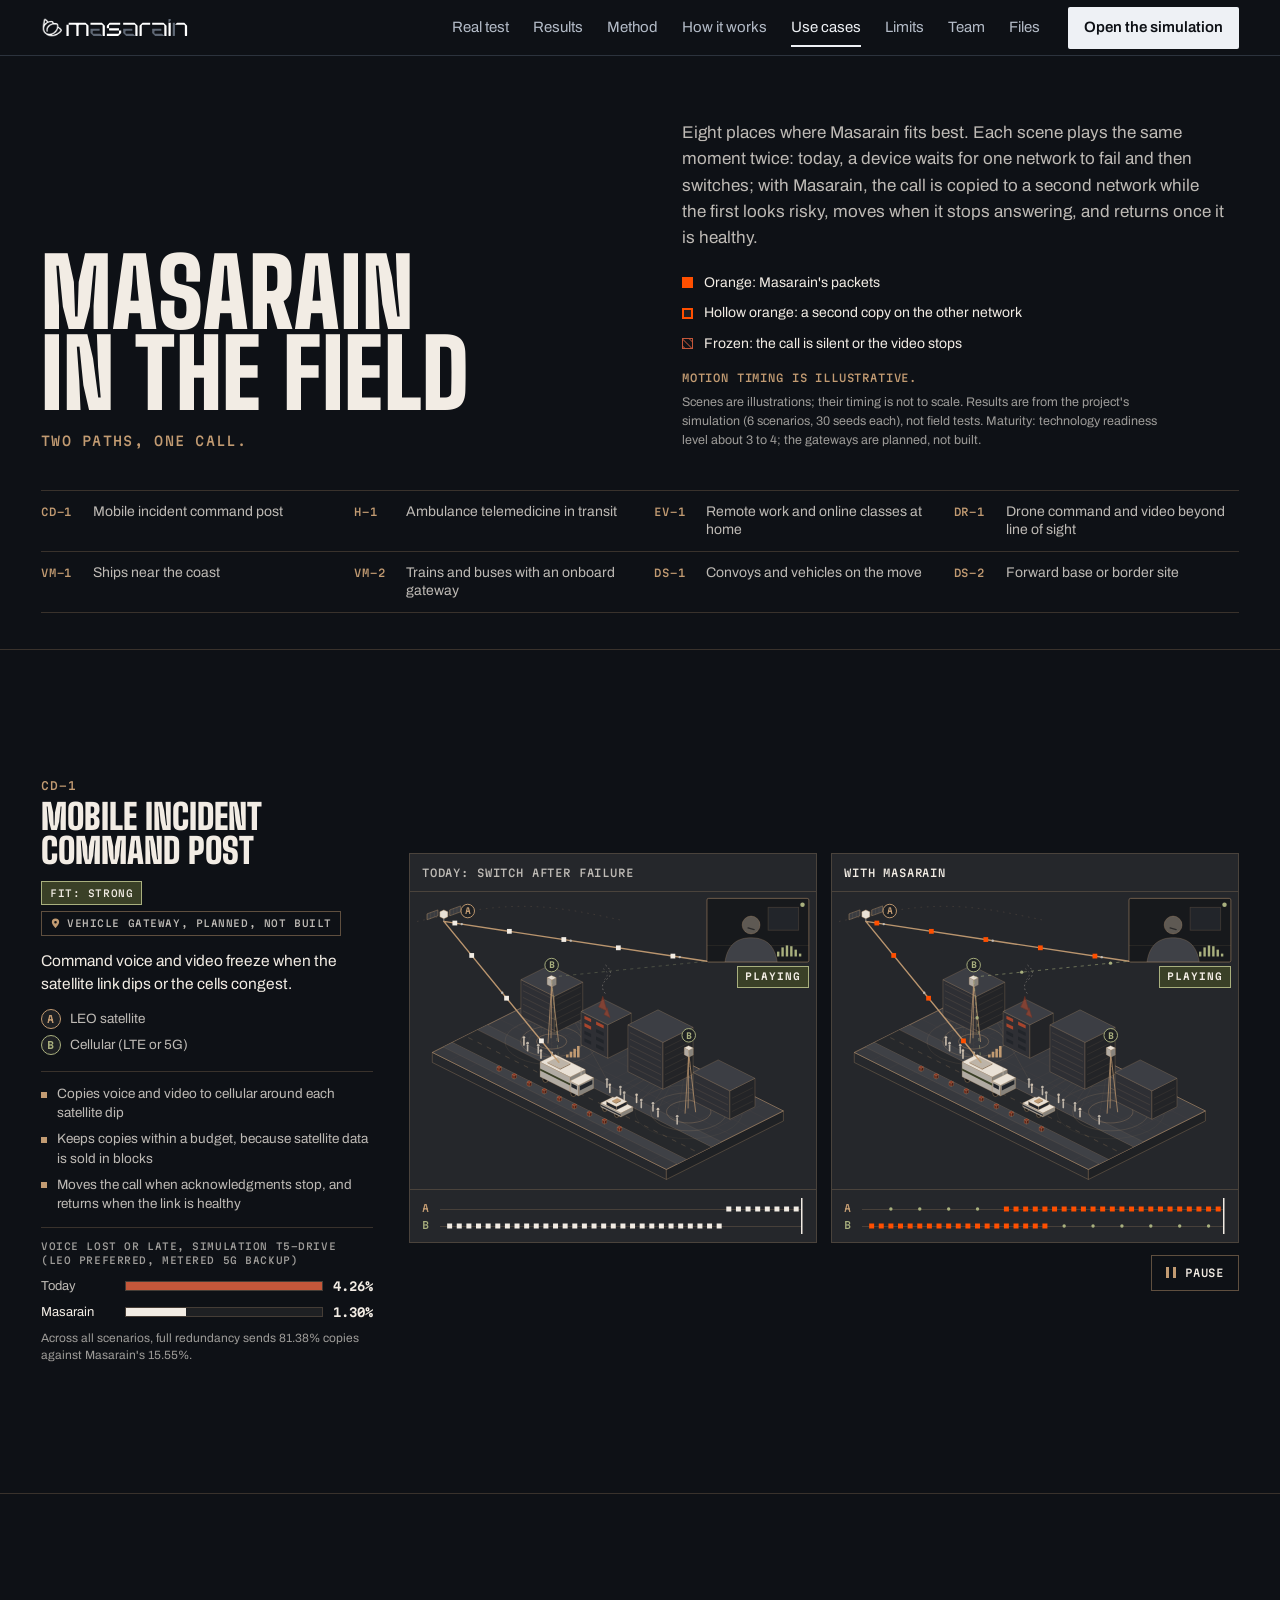
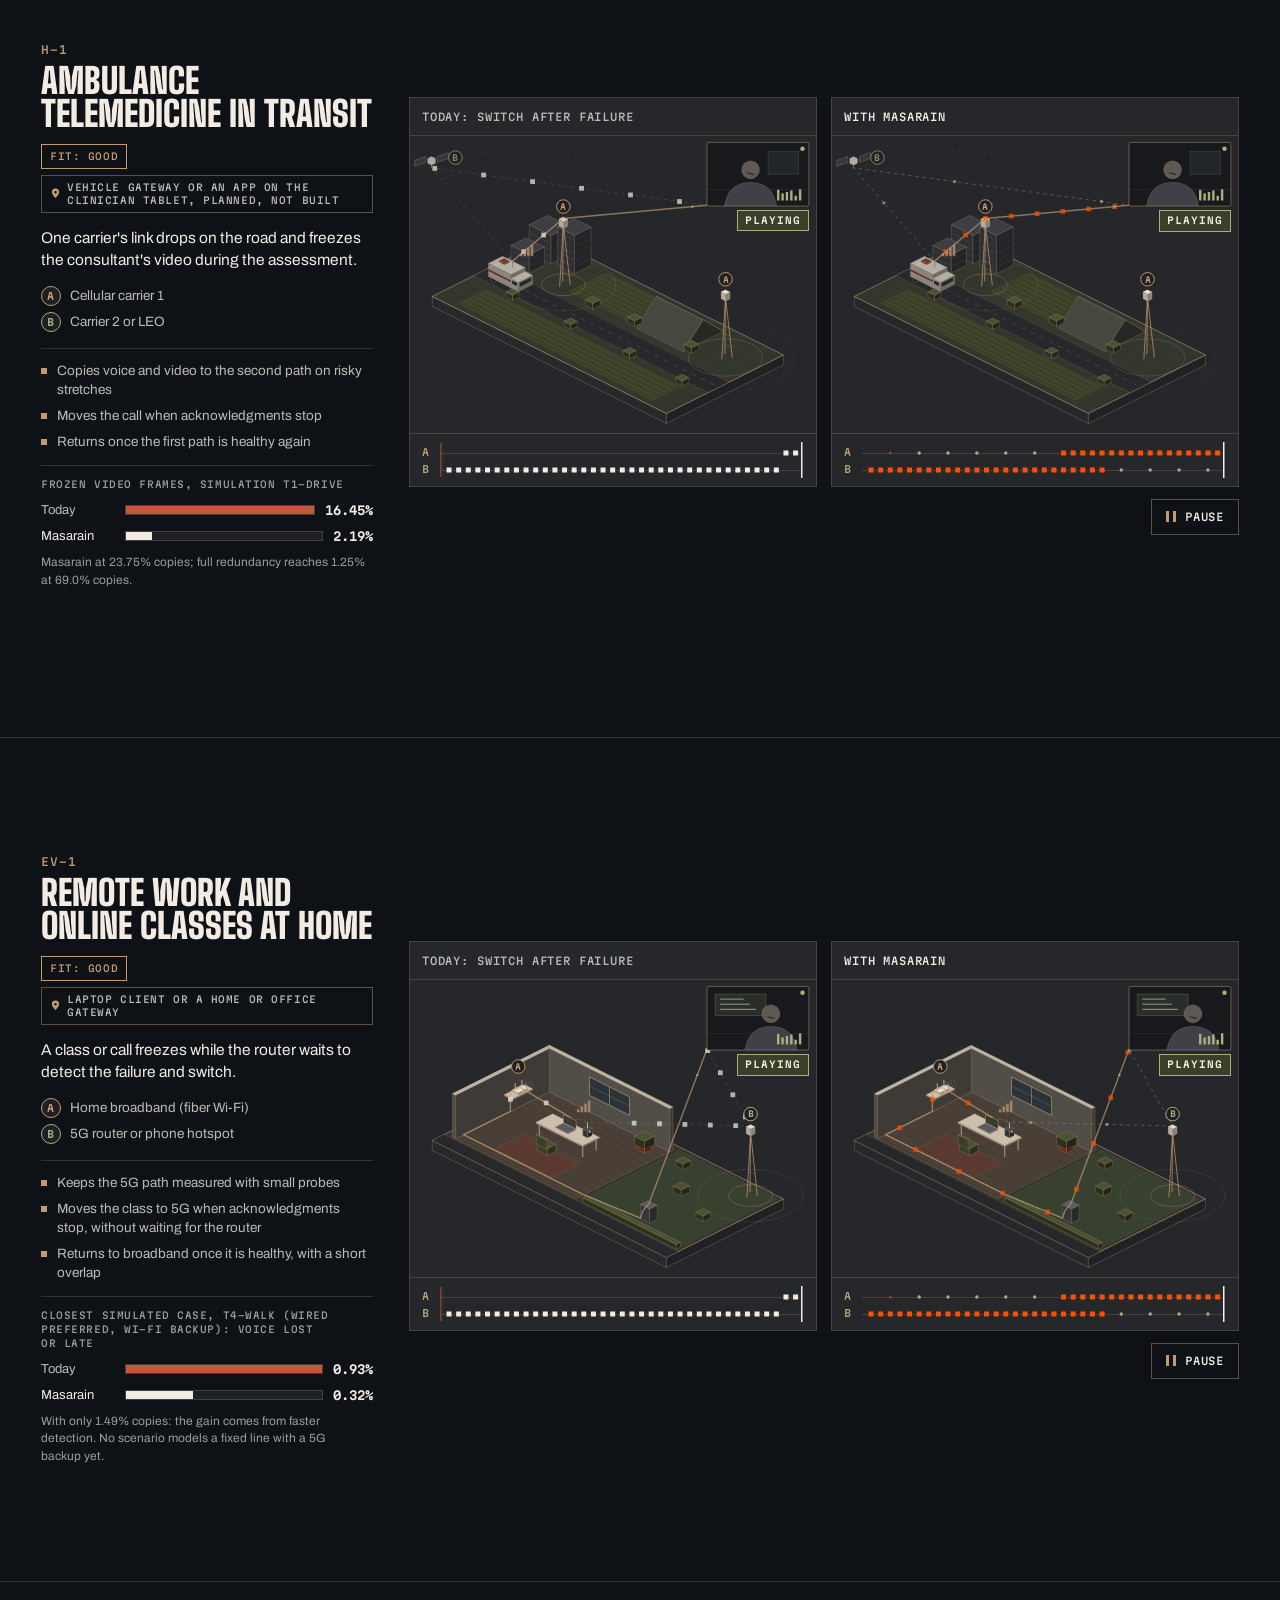
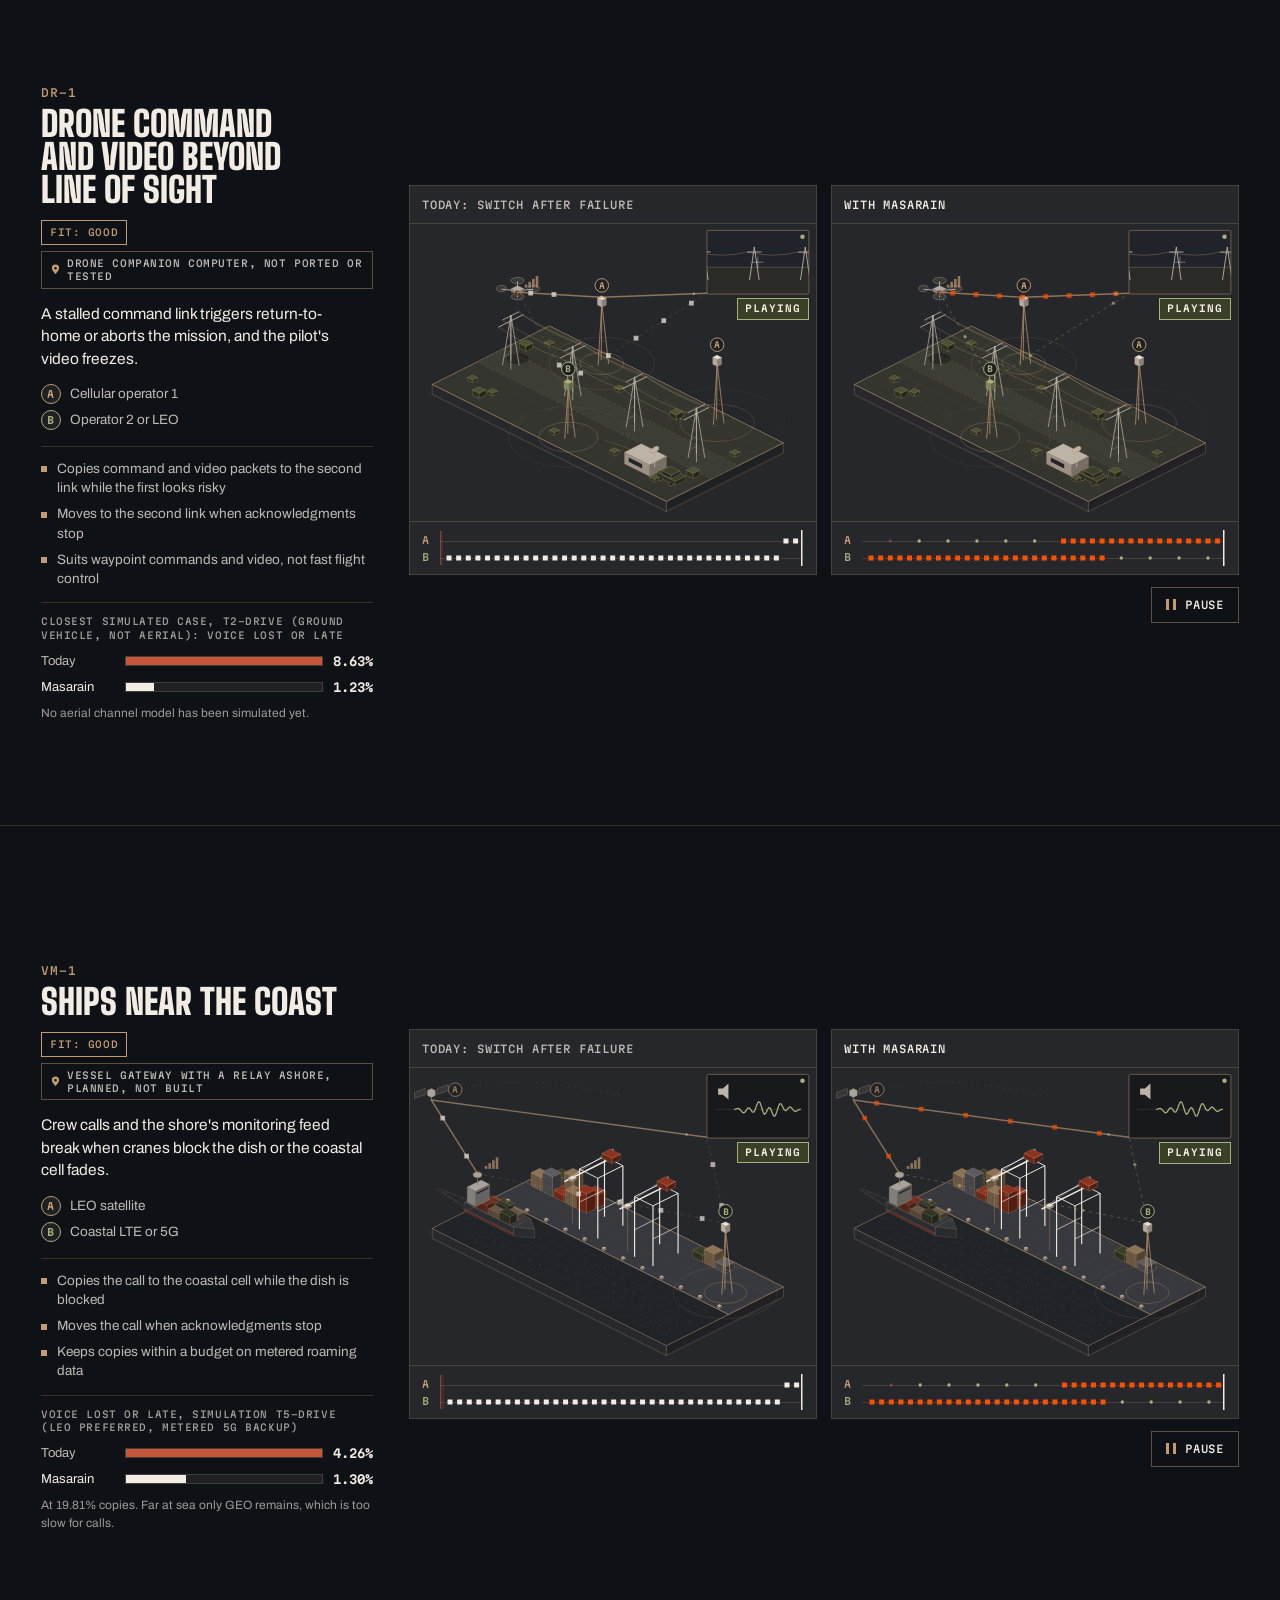
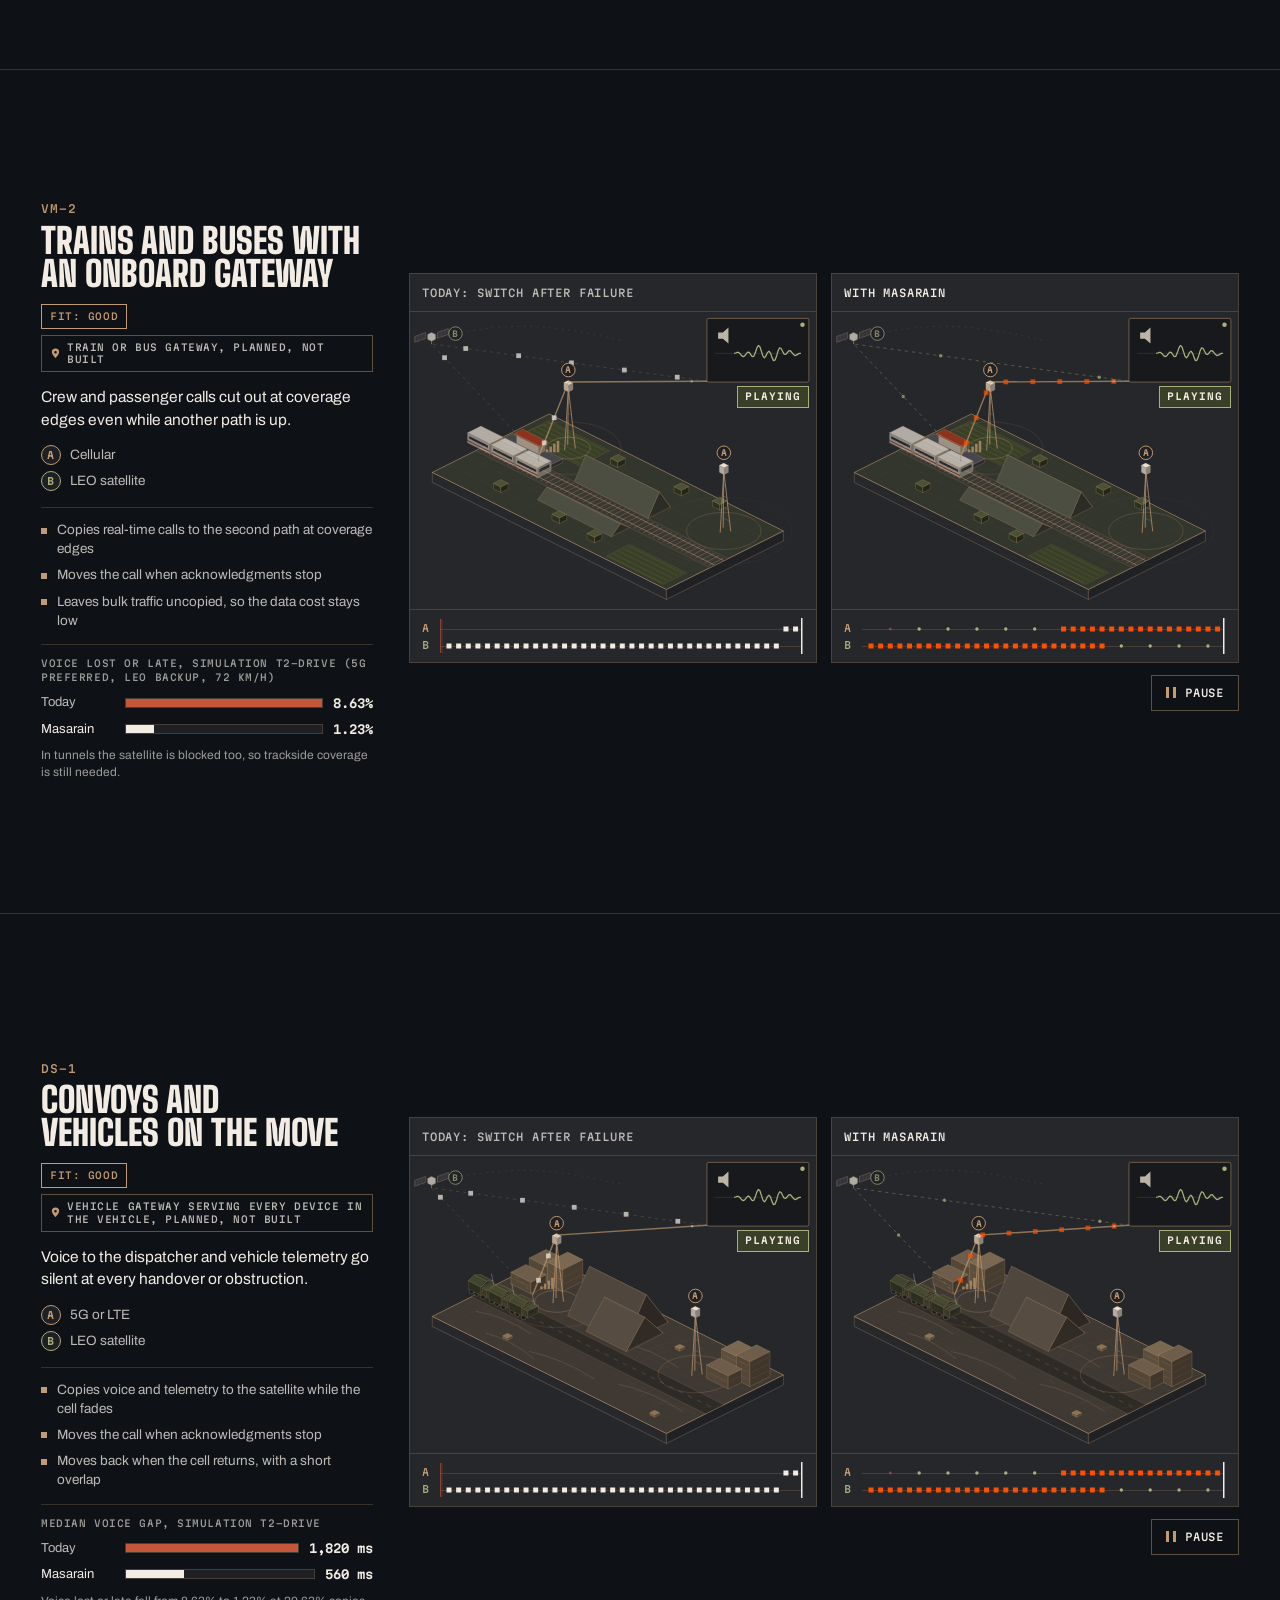
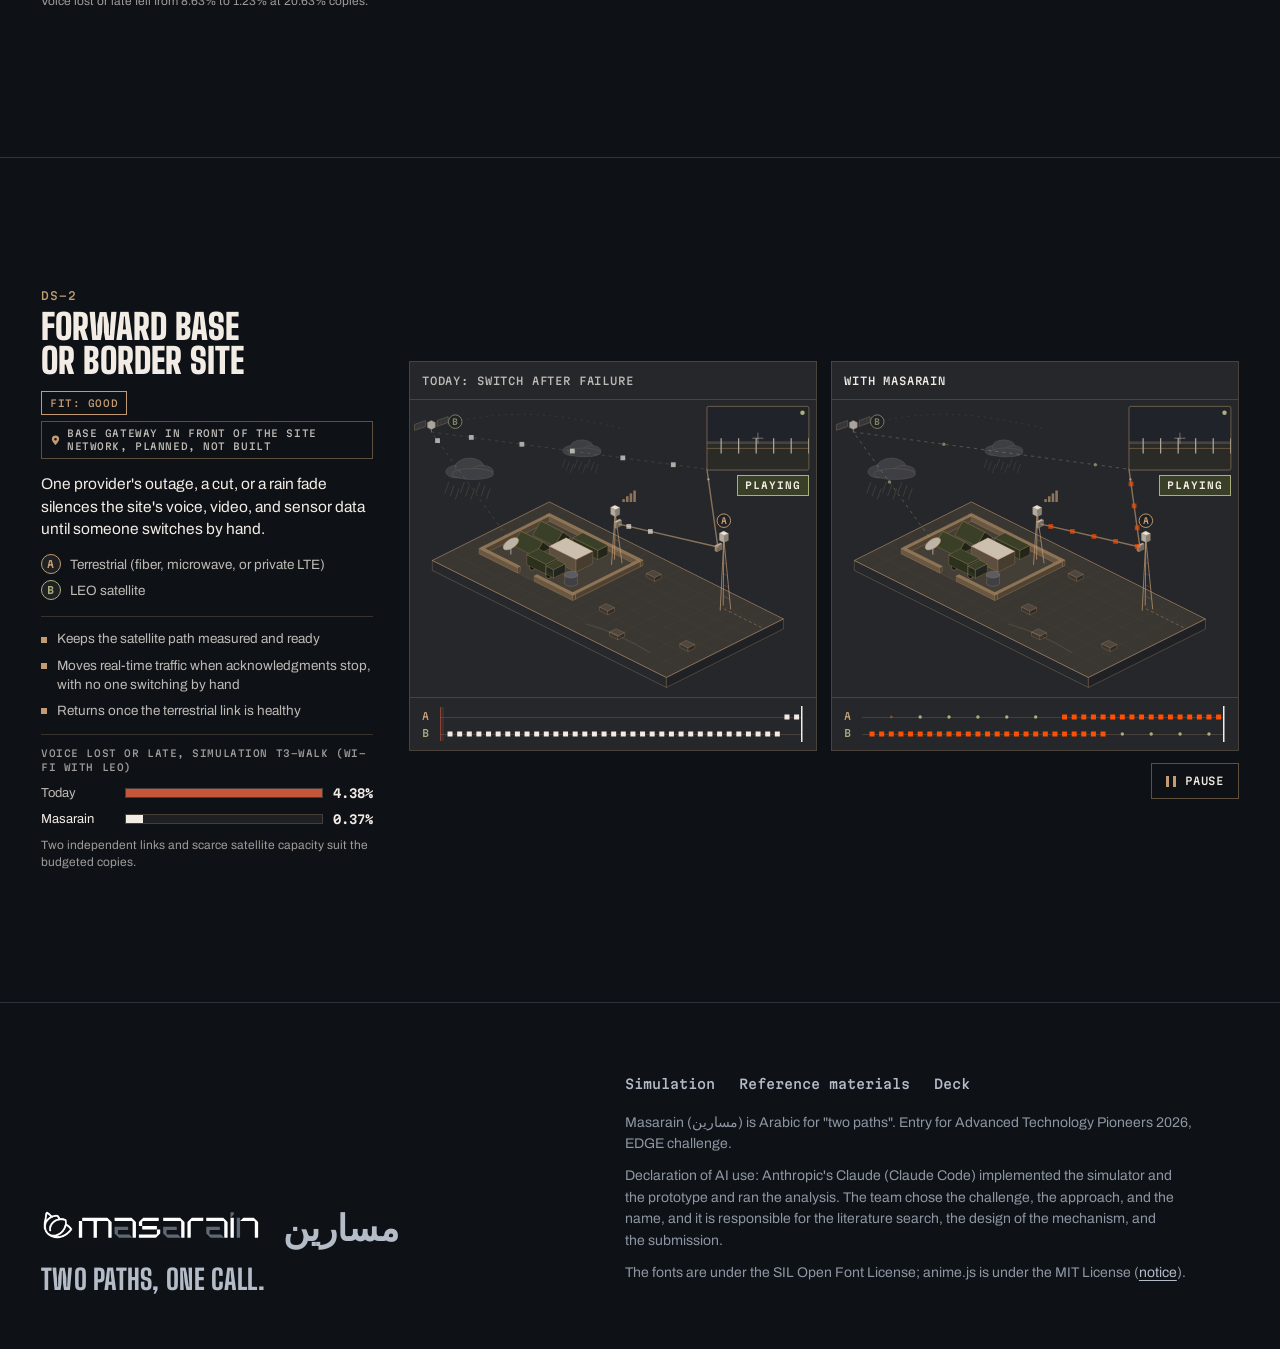
<file: use-cases.html>
<!doctype html>
<html lang="en">
<head>
<meta charset="utf-8">
<meta name="viewport" content="width=device-width, initial-scale=1">
<meta name="robots" content="noindex, nofollow">
<title>Masarain in the field</title>
<meta name="description" content="Eight places where Masarain fits best.">
<meta name="theme-color" content="#0E1116">
<link rel="icon" type="image/png" sizes="32x32" href="assets/brand/favicon-32.png">
<link rel="apple-touch-icon" href="assets/brand/favicon-180.png">
<link rel="stylesheet" href="assets/fonts.css">
<link rel="stylesheet" href="assets/site_v2.css">
<link rel="stylesheet" href="assets/usecases/usecases.css">
</head>
<body>
<a class="skip" href="#main">Skip to content</a>

<header class="nav">
  <div class="wrap">
    <a class="brand" href="index.html"><img src="assets/brand/logo-on-dark.svg" alt="Masarain" width="641" height="94"></a>
    <nav class="nav-links" aria-label="Site">
      <a href="index.html#capture">Real test</a>
      <a href="index.html#results">Results</a>
      <a href="index.html#method">Method</a>
      <a href="index.html#how">How it works</a>
      <a href="use-cases.html" aria-current="page">Use cases</a>
      <a href="index.html#limits">Limits</a>
      <a href="index.html#team">Team</a>
      <a href="index.html#files">Files</a>
    </nav>
    <details class="menu">
      <summary>Menu</summary>
      <nav aria-label="Site">
        <a href="index.html#capture">Real test</a><a href="index.html#results">Results</a><a href="index.html#method">Method</a><a href="index.html#how">How it works</a>
        <a href="use-cases.html" aria-current="page">Use cases</a><a href="index.html#limits">Limits</a><a href="index.html#team">Team</a><a href="index.html#files">Files</a><a href="simulation.html">Open the simulation</a>
      </nav>
    </details>
    <a class="btn btn--ink nav-cta" href="simulation.html">Open the simulation</a>
  </div>
</header>

<main id="main" class="uc">
  <div class="uc-head">
    <div class="wrap">
      <div class="top-text" id="top-text"></div>
      <div id="toc-slot"></div>
      <noscript><p class="uc-noscript">The use cases need JavaScript.</p></noscript>
    </div>
  </div>
  <div id="cases"></div>
</main>

<footer class="foot">
  <div class="wrap foot-grid">
    <div>
      <div class="foot-name"><img src="assets/brand/logo-on-dark.svg" alt="Masarain" width="641" height="94"><span class="ar" lang="ar" dir="rtl">مسارين</span></div>
      <p class="slogan">Two paths, one call.</p>
    </div>
    <div>
      <p class="foot-links"><a href="simulation.html">Simulation</a><a href="materials.html">Reference materials</a><a href="deck.html">Deck</a></p>
      <p>Masarain (<span lang="ar" dir="rtl">مسارين</span>) is Arabic for "two paths". Entry for Advanced Technology Pioneers 2026, EDGE challenge.</p>
      <p>Declaration of AI use: Anthropic's Claude (Claude Code) implemented the simulator and the prototype and ran the analysis. The team chose the challenge, the approach, and the name, and it is responsible for the literature search, the design of the mechanism, and the submission.</p>
      <p>The fonts are under the SIL Open Font License; anime.js is under the MIT License (<a href="assets/vendor/anime-LICENSE.txt">notice</a>).</p>
    </div>
  </div>
</footer>

<script src="assets/usecases/content.js"></script>
<script src="assets/usecases/iso.js"></script>
<script src="assets/usecases/scenes.js"></script>
<script src="assets/usecases/demo.js"></script>
</body>
</html>
</file>
<file: assets/fonts.css>
/* Generated: one rule per font file of the site. */
@font-face { font-family: "Big Shoulders Display"; src: url("../fonts/big-shoulders-display-latin.woff2") format("woff2"); font-weight: 800 900; font-display: swap; }
@font-face { font-family: "Archivo"; src: url("../fonts/archivo-latin.woff2") format("woff2"); font-weight: 400 700; font-display: swap; }
@font-face { font-family: "Martian Mono"; src: url("../fonts/martian-mono-latin.woff2") format("woff2"); font-weight: 400 600; font-display: swap; }
</file>
<file: assets/site_v2.css>
/* Masarain site, "Instrument" direction (site_v2). One stylesheet for simulation.html and materials.html, written so
   that the landing page can move onto it later. The site behaves like a network test set: graphite ground, a
   calibrated grid, mono readouts with units, and a status word on every figure.
   Color has fixed meanings on every page: orange (--call) is the call and Masarain acting on it, slate (--path-b,
   dashed in charts) is the backup path, and buttons and links are ink. Tokens first; the rules below use only tokens. */

:root {
  /* surfaces, darkest first */
  --screen: #0A0D10;        /* inside a chart */
  --ground: #0E1116;        /* page */
  --panel: #11151B;         /* instrument panels and table boxes */
  --surface: #151A21;
  --surface-2: #1C222A;
  --rule: #2C333D;
  --rule-soft: #1C222A;
  --grid: #171C23;          /* minor grid inside a chart */
  --grid-major: #232A33;
  /* ink: 15.9, 9.9 and 6.3 to 1 on the ground; --dim is for lines only (3.35 to 1) */
  --ink: #EEF1F5;
  --ink-2: #B4BCC8;
  --ink-3: #8D96A3;
  --dim: #5F6875;
  /* data */
  --call: #FF4F00;          /* the call and Masarain (5.74 to 1 on the ground); never a button */
  --on-call: #0A0A0A;
  --path-b: #88A5B7;        /* the backup path; drawn dashed, because it is close to orange in luminance */
  /* type: three self-hosted families */
  --f-display: "Big Shoulders Display", "Arial Narrow", sans-serif;
  --f-body: "Archivo", system-ui, -apple-system, "Segoe UI", sans-serif;
  --f-mono: "Martian Mono", ui-monospace, Consolas, monospace;
  --f-ar: "Segoe UI", "Noto Sans Arabic", "Geeza Pro", Tahoma, sans-serif;
  /* layout */
  --gutter: clamp(16px, 3.2vw, 48px);
  --max: 1360px;
  --nav-h: 56px;
  /* motion: interface on one curve between 150 and 250 ms; data moves at data speed, with no easing */
  --ease-out: cubic-bezier(0.22, 1, 0.36, 1);
  --dur-quick: 150ms;
  --dur-ui: 200ms;
  --dur-enter: 250ms;
  --z-nav: 30;
  --z-skip: 40;
}

/* ---------------------------------------------------------------- base */
*, *::before, *::after { box-sizing: border-box; }
html { color-scheme: dark; background: var(--ground); -webkit-text-size-adjust: 100%;
       scroll-padding-top: calc(var(--nav-h) + 16px); }
body { margin: 0; background: var(--ground); color: var(--ink); font: 400 1.0625rem/1.55 var(--f-body);
       -webkit-font-smoothing: antialiased; text-rendering: optimizeLegibility; }
img, svg, canvas { display: block; max-width: 100%; }
a { color: inherit; text-underline-offset: 3px; text-decoration-thickness: 1px; }
p { text-wrap: pretty; }
h1, h2, h3 { text-wrap: balance; }
:focus-visible { outline: 2px solid var(--ink); outline-offset: 3px; }
[hidden] { display: none !important; }
[lang="ar"] { font-family: var(--f-ar); }
.wrap { width: min(100% - 2 * var(--gutter), var(--max)); margin-inline: auto; }
.vh { position: absolute !important; width: 1px; height: 1px; overflow: hidden; clip: rect(0 0 0 0); white-space: nowrap; }
.skip { position: absolute; left: 8px; top: -60px; z-index: var(--z-skip); background: var(--ink); color: var(--ground);
        padding: 10px 14px; font-weight: 600; text-decoration: none; }
.skip:focus { top: 8px; }

/* ---------------------------------------------------------------- navigation */
.nav { position: sticky; top: 0; z-index: var(--z-nav); height: var(--nav-h); background: var(--ground);
       border-bottom: 1px solid var(--rule); }
.nav .wrap { height: 100%; display: flex; align-items: center; gap: 28px; }
.brand { flex: none; display: block; padding: 6px 0; line-height: 0; }
.brand img { width: 148px; height: auto; }
.nav-links { display: flex; align-items: center; gap: 24px; margin-left: auto; }
.nav-links a { font-size: 0.9375rem; color: var(--ink-2); text-decoration: none; padding: 8px 0;
               transition: color var(--dur-quick) var(--ease-out); }
.nav-links a[aria-current="page"] { color: var(--ink); box-shadow: inset 0 -2px 0 var(--ink); }
.nav-links a.btn { padding: 0 16px; }
.menu { display: none; margin-left: auto; }

/* ---------------------------------------------------------------- buttons: ink, never orange */
.btn { display: inline-flex; align-items: center; justify-content: center; gap: 10px; height: 42px; padding: 0 16px;
       border: 0; border-radius: 2px; background: transparent; color: var(--ink); font: 600 0.9375rem/1 var(--f-body);
       text-decoration: none; white-space: nowrap; cursor: pointer;
       transition: background-color var(--dur-quick) var(--ease-out), box-shadow var(--dur-quick) var(--ease-out),
                   color var(--dur-quick) var(--ease-out), transform 120ms var(--ease-out); }
.btn:active { transform: scale(0.97); }
.btn:disabled { opacity: 0.55; cursor: default; transform: none; }
.btn--ink, .nav-links a.btn--ink { background: var(--ink); color: var(--ground); }
.btn--line, .btn--quiet { background: transparent; color: var(--ink); box-shadow: inset 0 0 0 1px var(--rule); }
.btn--sm { height: 30px; padding: 0 10px; font: 500 0.75rem/1 var(--f-mono); letter-spacing: 0.02em; }
@media (hover: hover) and (pointer: fine) {
  .nav-links a:not(.btn):hover { color: var(--ink); }
  .btn--ink:hover { background: #FFFFFF; }
  .btn--line:hover, .btn--quiet:hover { box-shadow: inset 0 0 0 1px var(--ink-3); }
  select:hover:not(:disabled) { border-color: var(--ink-3); }
}

/* ---------------------------------------------------------------- status words: every figure says what it is */
.pip { display: inline-block; font: 500 0.625rem/1 var(--f-mono); letter-spacing: 0.06em; text-transform: uppercase;
       padding: 4px 6px 3px; border: 1px solid currentColor; border-radius: 2px; white-space: nowrap;
       transition: color var(--dur-ui) var(--ease-out), background-color var(--dur-ui) var(--ease-out); }
.pip--meas { color: var(--ink); }
.pip--der { color: var(--ink-2); border-style: dashed; }
.pip--rep { color: var(--path-b); }
.pip--sim, .pip--emu { color: var(--ink-3); }
.pip--est { color: var(--ink-3); border-style: dashed; }
.pip--rec { color: var(--ink-2); }
.pip--live { color: var(--ground); background: var(--ink); border-color: var(--ink); }

/* ---------------------------------------------------------------- the instrument: panel, bezel, screen, readouts */
.scope { margin: 0; border: 1px solid var(--rule); border-radius: 3px; background: var(--panel); }
.bezel { display: flex; flex-wrap: wrap; align-items: center; justify-content: space-between; gap: 8px 20px;
         padding: 8px 12px 8px 14px; border-bottom: 1px solid var(--rule); font: 500 0.75rem/1.4 var(--f-mono);
         color: var(--ink-2); letter-spacing: 0.01em; }
.bezel-meta { display: flex; flex-wrap: wrap; align-items: center; gap: 6px 12px; min-width: 0; }
.bezel-ctl { display: flex; align-items: center; gap: 18px; flex: none; margin-left: auto; }
.state { display: inline-flex; align-items: center; gap: 8px; min-width: 9ch; padding: 3px 7px 2px; border-radius: 2px;
         color: var(--ink-2); text-transform: uppercase; letter-spacing: 0.06em;
         transition: color var(--dur-ui) var(--ease-out), background-color var(--dur-ui) var(--ease-out); }
.state i { display: inline-block; width: 8px; height: 8px; border: 1px solid currentColor;
           transition: background-color var(--dur-ui) var(--ease-out); }
.state.is-run i { background: currentColor; }
.state.is-live { color: var(--ground); background: var(--ink); }
.state.is-live i { background: currentColor; }
.clock { color: var(--ink-3); white-space: nowrap; }
.clock b { font: 500 1.375rem/1 var(--f-mono); color: var(--ink); font-variant-numeric: tabular-nums; }
.screen { position: relative; background: var(--screen); }
.screen canvas { width: 100%; }
.ck { position: absolute; width: 10px; height: 10px; border: 0 solid var(--ink-3); pointer-events: none; }
.ck--tl { left: 4px; top: 4px; border-left-width: 1px; border-top-width: 1px; }
.ck--tr { right: 4px; top: 4px; border-right-width: 1px; border-top-width: 1px; }
.ck--bl { left: 4px; bottom: 4px; border-left-width: 1px; border-bottom-width: 1px; }
.ck--br { right: 4px; bottom: 4px; border-right-width: 1px; border-bottom-width: 1px; }
.noscript { position: absolute; inset: auto 16px 16px; margin: 0; font: 500 0.8125rem var(--f-mono); color: var(--ink-2); }
.readbar { display: flex; flex-wrap: wrap; gap: 4px 22px; min-height: 35px; padding: 8px 14px; border-top: 1px solid var(--rule);
           font: 500 0.75rem/1.4 var(--f-mono); color: var(--ink); font-variant-numeric: tabular-nums; }
.readbar em { font-style: normal; color: var(--ink-3); margin-right: 7px; }
.readbar .c-call { color: var(--call); }
.readbar .c-2 { color: var(--ink-2); }
.legend { display: flex; flex-wrap: wrap; gap: 6px 22px; margin: 0; padding: 9px 14px 11px; border-top: 1px solid var(--rule);
          font: 500 0.6875rem/1.4 var(--f-mono); color: var(--ink-3); }
.legend > span { display: inline-flex; align-items: center; gap: 8px; }
.sw { display: inline-block; flex: none; width: 18px; height: 0; border-top: 2px solid var(--ink); }
.sw--sig { border-top-width: 2px; }
.sw--zone { height: 12px; border: 0; background: rgba(238, 241, 245, 0.10); box-shadow: inset 0 -3px 0 var(--ink-3); }
.sw--risk { height: 10px; border: 0; background: var(--ink-2); }
.sw--L { height: 8px; border: 0; background: var(--ink-2); }
.sw--R { height: 8px; border: 0; background: var(--call); }
.sw--gap { height: 8px; border: 0; background: linear-gradient(var(--dim), var(--dim)) center / 100% 1px no-repeat; }
.sw--b { border-top: 2px dashed var(--path-b); }
.sw--copy { width: 5px; height: 12px; border: 0; background: var(--path-b); }
.sw--moved { height: 12px; border: 0; background: rgba(136, 165, 183, 0.30); }
.sw--Lb { height: 3px; border: 0; background: var(--ink-2); }

/* form controls */
.field { display: flex; flex-direction: column; gap: 6px; min-width: 0; }
.field > span { font: 500 0.6875rem/1.2 var(--f-mono); letter-spacing: 0.05em; text-transform: uppercase; color: var(--ink-3); }
select { -webkit-appearance: none; appearance: none; height: 42px; min-width: 15rem; max-width: 100%; padding: 0 36px 0 12px;
         border: 1px solid var(--rule); border-radius: 2px; color: var(--ink); font: 500 0.9375rem/1 var(--f-body); cursor: pointer;
         background: var(--panel) url("data:image/svg+xml,%3Csvg xmlns='http://www.w3.org/2000/svg' viewBox='0 0 12 8'%3E%3Cpath d='M1 1.5l5 5 5-5' fill='none' stroke='%23B4BCC8' stroke-width='1.5'/%3E%3C/svg%3E") no-repeat right 12px center / 12px 8px;
         text-overflow: ellipsis; transition: border-color var(--dur-quick) var(--ease-out); }
select:disabled { opacity: 0.55; cursor: default; }
select option { background: var(--panel); color: var(--ink); }

/* one calm entrance per container, gone under reduced motion */
@media (prefers-reduced-motion: no-preference) {
  .enter { animation: enter var(--dur-enter) var(--ease-out) both; }
  .enter-2 { animation-delay: 70ms; }
}
@keyframes enter { from { opacity: 0; transform: translateY(8px); } to { opacity: 1; transform: none; } }

/* ---------------------------------------------------------------- footer
   The same footer on every page (site/src/instrument/index.src.html holds the master; build_materials.py copies it
   into materials.html, and site/check_pages.py checks that simulation.html carries it word for word). */
.site-footer { padding-top: 48px; padding-bottom: 56px; border-top: 1px solid var(--rule); color: var(--ink-3); font-size: 0.875rem; }
.site-footer p { margin: 0; max-width: 86ch; }
.site-footer p + p { margin-top: 10px; }
.foot { padding: 72px 0 56px; border-top: 1px solid var(--rule); }
.foot-grid { display: grid; grid-template-columns: minmax(0, 1fr) minmax(0, 1.2fr); gap: 36px 72px; align-items: end; }
.foot-name { display: flex; align-items: baseline; gap: 22px; flex-wrap: wrap; }
.foot-name img { width: 220px; height: auto; }
.foot-name .ar { font: 600 2.25rem/1 var(--f-ar); color: var(--ink-2); }
.foot .slogan { margin: 18px 0 0; font: 800 1.75rem/1 var(--f-display); text-transform: uppercase; letter-spacing: 0.01em;
                color: var(--ink-2); }
.foot p { margin: 0 0 10px; color: var(--ink-3); font-size: 0.875rem; max-width: 72ch; }
.foot p a { color: var(--ink-2); }
.foot .foot-links { display: flex; flex-wrap: wrap; gap: 6px 24px; margin: 0 0 18px; }
.foot .foot-links a { font: 500 0.8125rem/1.4 var(--f-mono); color: var(--ink-2); text-decoration: none;
                      transition: color var(--dur-quick) var(--ease-out); }
.nav-cta { flex: none; }
@media (hover: hover) and (pointer: fine) {
  .foot .foot-links a:hover, .foot p a:hover { color: var(--ink); }
}

/* ---------------------------------------------------------------- simulation (simulation.html) */
.sim { padding-bottom: 56px; }
.sim-head { display: flex; flex-wrap: wrap; align-items: flex-end; justify-content: space-between; gap: 16px 32px; padding: 22px 0 18px; }
.sim-title { flex: 1 1 360px; min-width: 0; }
.sim-title h1 { margin: 0; font: 900 clamp(2.5rem, 4.4vw, 3.5rem)/0.9 var(--f-display); text-transform: uppercase; letter-spacing: 0.004em; }
.sim-sub { margin: 10px 0 0; max-width: 54ch; color: var(--ink-2); }
.sim-ctl { display: flex; flex-wrap: wrap; align-items: flex-end; gap: 12px 14px; }
.field--route select { min-width: 19rem; }
.field--fixed b { display: flex; align-items: center; height: 42px; padding: 0 12px; border: 1px dashed var(--rule); border-radius: 2px;
                  font: 500 0.9375rem/1 var(--f-body); color: var(--ink); white-space: nowrap; }
.btn--go { min-width: 8.5rem; }
.narr { display: grid; grid-template-columns: 11rem minmax(0, 1fr); gap: 6px 20px; align-items: baseline; min-height: 4.4rem;
        padding: 14px 14px 16px; border-bottom: 1px solid var(--rule); }
.narr-k { font: 500 0.6875rem/1.2 var(--f-mono); letter-spacing: 0.05em; text-transform: uppercase; color: var(--ink-3); }
.narr p { margin: 0; font: 500 clamp(1.0625rem, 1.45vw, 1.3125rem)/1.4 var(--f-body); color: var(--ink); max-width: 80ch; }
.scores { display: grid; grid-template-columns: repeat(2, minmax(0, 1fr)); border-bottom: 1px solid var(--rule); }
.score { min-width: 0; padding: 12px 14px 14px; }
.score + .score { border-left: 1px solid var(--rule); }
.score-h { display: flex; align-items: center; justify-content: space-between; gap: 10px; }
.score h2 { margin: 0; font: 600 1.0625rem/1.25 var(--f-body); color: var(--ink); }
.score--ours h2 { color: var(--call); }
.score-sub { margin: 3px 0 0; font-size: 0.8125rem; line-height: 1.45; color: var(--ink-3); max-width: 64ch; }
.score dl { display: grid; grid-template-columns: repeat(3, minmax(0, 1fr)); gap: 4px 16px; margin: 12px 0 0; }
.score dl > div { min-width: 0; }
.score dt { font: 500 0.6875rem/1.2 var(--f-mono); letter-spacing: 0.05em; text-transform: uppercase; color: var(--ink-3); }
.score dd { margin: 6px 0 0; font: 500 clamp(1.5rem, 2.3vw, 2.125rem)/1 var(--f-mono); color: var(--ink);
            font-variant-numeric: tabular-nums; white-space: nowrap; }
.score dd .u { font-size: 0.5em; color: var(--ink-2); margin-left: 0.3em; letter-spacing: 0.02em; }
.score--ours dd { color: var(--call); }
.route-head { display: flex; flex-wrap: wrap; justify-content: space-between; gap: 2px 16px; padding: 9px 14px 8px;
              font: 500 0.75rem/1.4 var(--f-mono); color: var(--ink-3); }
.route-head span:first-child { color: var(--ink-2); }
.screen--tl { border-top: 1px solid var(--rule); }
.transport { display: flex; flex-wrap: wrap; align-items: center; gap: 10px 16px; padding: 10px 14px; border-top: 1px solid var(--rule); }
.transport input[type="range"] { flex: 1 1 240px; min-width: 0; height: 28px; margin: 0; accent-color: var(--ink-2); cursor: pointer; }
.transport-read { font: 500 0.8125rem/1 var(--f-mono); color: var(--ink-2); font-variant-numeric: tabular-nums; white-space: nowrap; }
.sim-foot { margin: 18px 0 0; max-width: 92ch; font-size: 0.875rem; color: var(--ink-3); }
.sim-keys { margin: 8px 0 0; font: 400 0.75rem/1.5 var(--f-mono); color: var(--ink-3); }

/* ---------------------------------------------------------------- reference materials (materials.html)
   The tables, lists, and notes inside the sections are generated by build_materials.py with its own class names
   (data-table, table-scroll, group, ours, reason, pad-1, scroll-hint, prose, muted); these rules restyle them only. */
.materials { padding-bottom: 32px; }
.page-head { padding: clamp(36px, 5.5vw, 72px) 0 clamp(44px, 6vw, 72px); }
.page-head h1 { margin: 0 0 20px; font: 900 clamp(2.75rem, 5.6vw, 4.75rem)/0.9 var(--f-display); text-transform: uppercase;
                letter-spacing: 0.004em; }
.page-head .lede { margin: 0; max-width: 58ch; font-size: 1.1875rem; line-height: 1.45; color: var(--ink); }
.page-head .lede + .prose { margin-top: 14px; color: var(--ink-2); }
.materials .prose { margin: 0; max-width: 72ch; }
.materials .muted { color: var(--ink-2); }
.materials .prose a, .materials .defs a, .toc a, .subnav a { text-underline-offset: 4px; }

/* contents: a panel with a bezel line, read across */
.toc { margin-top: 40px; border: 1px solid var(--rule); border-radius: 3px; background: var(--panel); }
.materials .toc .label { margin: 0; padding: 9px 14px; border-bottom: 1px solid var(--rule); font: 500 0.6875rem/1.4 var(--f-mono);
              letter-spacing: 0.06em; text-transform: uppercase; color: var(--ink-3); }
.toc ol { list-style: none; margin: 0; padding: 0; display: grid; grid-template-columns: repeat(2, minmax(0, 1fr)); }
.toc li { display: grid; align-content: start; gap: 3px; padding: 13px 16px 15px; border-top: 1px solid var(--rule-soft); }
.toc li:nth-child(-n + 2) { border-top: 0; }
.toc li:nth-child(even) { border-left: 1px solid var(--rule-soft); }
.toc li a { justify-self: start; font-weight: 600; color: var(--ink); text-decoration: none; }
.toc li span { font-size: 0.875rem; line-height: 1.45; color: var(--ink-3); }

/* sections and their blocks */
.materials .section { padding: clamp(48px, 6vw, 84px) 0; border-top: 1px solid var(--rule); }
.materials .section:last-child { padding-bottom: clamp(32px, 4vw, 48px); }
.section-head { display: grid; gap: 14px; margin-bottom: 36px; }
.section-head:last-child { margin-bottom: 0; }
.section-head h2 { margin: 0; font: 800 clamp(2rem, 3.6vw, 3.25rem)/0.94 var(--f-display); text-transform: uppercase;
                   letter-spacing: 0.008em; max-width: 24ch; }
.materials .block + .block { margin-top: 72px; }
.materials .block > * + * { margin-top: 16px; }
.materials .block > h3 { margin: 0; font: 600 1.375rem/1.3 var(--f-body); }
.materials .label { margin: 28px 0 0; font: 500 0.6875rem/1.3 var(--f-mono); letter-spacing: 0.06em; text-transform: uppercase;
                    color: var(--ink-3); }
.materials .block > .label + * { margin-top: 10px; }
.subnav { display: flex; flex-wrap: wrap; align-items: baseline; gap: 8px 22px; font: 500 0.8125rem/1.5 var(--f-mono); }
.subnav span { color: var(--ink-3); text-transform: uppercase; letter-spacing: 0.05em; font-size: 0.6875rem; }
.subnav a { color: var(--ink-2); }

/* tables: readouts in a panel. Mono figures, a caption as the bezel, Masarain's rows in orange */
.table-scroll { overflow-x: auto; border: 1px solid var(--rule); border-radius: 3px; background: var(--panel); }
.materials .block > .table-scroll { margin-top: 20px; }
.materials .table-scroll:not(.table-scroll--wide) { max-width: 960px; }
.data-table { width: 100%; border-collapse: separate; border-spacing: 0; font: 400 0.8125rem/1.35 var(--f-mono);
              font-variant-numeric: tabular-nums; }
.data-table caption { caption-side: top; text-align: left; padding: 10px 14px 9px; border-bottom: 1px solid var(--rule);
                      font: 500 0.75rem/1.45 var(--f-mono); color: var(--ink-2); }
.data-table caption > span { display: block; }
.data-table caption > span.scroll-hint { display: none; margin-top: 2px; color: var(--ink-3); }
.data-table th, .data-table td { padding: 9px 12px; text-align: right; border-bottom: 1px solid var(--rule-soft); white-space: nowrap;
                                 vertical-align: baseline; }
.data-table th:first-child, .data-table td:first-child { text-align: left; padding-left: 14px; }
.data-table th:last-child, .data-table td:last-child { padding-right: 14px; }
.data-table thead th, .data-table tr.group th { font: 500 0.6875rem/1.35 var(--f-mono); letter-spacing: 0; text-transform: none;
                                                color: var(--ink-3); white-space: normal; vertical-align: bottom; text-wrap: balance;
                                                border-bottom-color: var(--rule); }
.data-table tbody th { font: 400 0.875rem/1.35 var(--f-body); color: var(--ink-2); text-align: left; white-space: normal; }
.data-table td { color: var(--ink); }
.data-table td a { color: var(--ink-2); }
.data-table tr.ours th, .data-table tr.ours td { color: var(--call); }
.data-table tr.ours th { font-weight: 600; }
.data-table tr.group th { padding-top: 18px; background: var(--panel); }
.data-table tr.group th:first-child { font: 600 0.9375rem/1.3 var(--f-body); letter-spacing: 0; text-transform: none; color: var(--ink); }
.data-table tbody + tbody tr.group th { border-top: 1px solid var(--rule); }
.data-table th.text, .data-table td.text { text-align: left; white-space: normal; }
.data-table td.text { font: 400 0.875rem/1.45 var(--f-body); color: var(--ink-2); min-width: 14rem; text-wrap: pretty; }
.data-table tr.reason td:last-child { min-width: 16rem; text-align: left; white-space: normal; font: 400 0.8125rem/1.45 var(--f-body);
                                      color: var(--ink-2); }
.data-table--sources tr.reason td:last-child { width: 56%; }
.data-table--sources tbody th[scope="row"] { white-space: normal; }
.data-table--sources tbody th, .data-table--sources td { vertical-align: top; }
.data-table tbody tr:last-child > * { border-bottom: 0; }
/* a number with fewer decimals than its column keeps the width of the missing digits, so that the points align */
.data-table td.pad-1::after { content: "0"; visibility: hidden; }
.data-table td.pad-2::after { content: "00"; visibility: hidden; }

/* lists of terms */
.defs { display: grid; grid-template-columns: minmax(0, 1fr); max-width: 84ch; margin: 0; border-top: 1px solid var(--rule); }
.defs > div { display: grid; grid-template-columns: minmax(0, 15rem) minmax(0, 1fr); gap: 4px 28px; padding: 12px 0;
              border-bottom: 1px solid var(--rule); }
.defs dt { font-weight: 600; color: var(--ink); }
.defs dd { margin: 0; color: var(--ink-2); }
.defs--plain > div { grid-template-columns: minmax(0, 11rem) minmax(0, 1fr); }
.defs--plain dd { color: var(--ink); }
.defs--key { max-width: none; }
.defs--key > div { grid-template-columns: minmax(0, 16.5rem) minmax(0, 1fr); align-items: baseline; }
.defs--key dd { font-size: 0.875rem; }
.materials .block > .defs + .prose, .materials .block > .table-scroll + .prose { margin-top: 18px; }

/* files, references, the declaration, and the two pages */
.mat-list { list-style: none; margin: 0; padding: 0; max-width: 96ch; border-top: 1px solid var(--rule); }
.mat-list li { padding: 14px 0 16px; border-bottom: 1px solid var(--rule); color: var(--ink-2); }
.mat-files a { display: inline-block; font: 500 0.875rem/1.4 var(--f-mono); color: var(--ink); overflow-wrap: anywhere; }
.mat-files .muted { display: block; margin-top: 4px; }
.mat-refs li { font-size: 0.9375rem; }
.mat-refs a { display: block; margin-top: 4px; font: 400 0.8125rem/1.5 var(--f-mono); color: var(--ink-3); overflow-wrap: anywhere;
              text-underline-offset: 4px; }
.materials .file-note { margin-top: 18px; }
.quote { margin: 0; max-width: 78ch; padding: 18px 20px; border: 1px solid var(--rule); border-radius: 3px; background: var(--panel);
         font-size: 1.0625rem; line-height: 1.55; color: var(--ink); }
.steps { display: grid; grid-template-columns: repeat(2, minmax(0, 1fr)); border: 1px solid var(--rule); border-radius: 3px;
         background: var(--panel); }
.steps > div { padding: 20px 20px 22px; min-width: 0; }
.steps > div + div { border-left: 1px solid var(--rule); }
.steps h3 { margin: 0 0 8px; font: 600 1.25rem/1.3 var(--f-body); }
.steps p { margin: 0; }
.link-row { margin-top: 18px !important; }
.materials .site-footer { margin-top: 0; }

/* ---------------------------------------------------------------- widths */
@media (min-width: 1040px) {
  .materials .data-table tbody th[scope="row"] { white-space: nowrap; }
  .materials .data-table--sources tbody th[scope="row"] { white-space: normal; }
}
/* the navigation folds into the menu at the same width as on the landing page */
@media (max-width: 1100px) {
  .nav-links { display: none; }
  .menu { display: block; position: relative; }
  .menu summary { list-style: none; cursor: pointer; font: 500 0.8125rem var(--f-mono); color: var(--ink-2); padding: 10px 4px; }
  .menu summary::-webkit-details-marker { display: none; }
  .menu nav { position: absolute; right: 0; top: calc(100% + 6px); display: grid; min-width: 220px; padding: 8px 0;
              background: var(--panel); border: 1px solid var(--rule); }
  .menu nav a { padding: 10px 16px; text-decoration: none; color: var(--ink-2); }
  .menu nav a[aria-current="page"] { color: var(--ink); }
}
@media (max-width: 980px) {
  .narr { grid-template-columns: minmax(0, 1fr); }
}
/* Where a table is wider than its box, the box scrolls sideways and the page does not: a line under the caption
   says so, and the first column stays in place, except in a table that ends with a column of sentences. */
@media (max-width: 899px) {
  .materials .table-scroll--wide .data-table { min-width: 830px; }
  .materials .table-scroll--wide .data-table caption > span { position: sticky; left: 14px; max-width: calc(100vw - 2 * var(--gutter) - 32px); }
  .materials .table-scroll--wide .data-table caption > span.scroll-hint { display: block; }
  .materials .table-scroll--wide .data-table:not(.data-table--text) tr > :first-child {
    position: sticky; left: 0; z-index: 1; width: 8.5rem; min-width: 8.5rem; background: var(--panel); border-right: 1px solid var(--rule); }
  .toc ol { grid-template-columns: minmax(0, 1fr); }
  .toc li:nth-child(2) { border-top: 1px solid var(--rule-soft); }
  .toc li:nth-child(even) { border-left: 0; }
  .steps { grid-template-columns: minmax(0, 1fr); }
  .steps > div + div { border-left: 0; border-top: 1px solid var(--rule); }
}
@media (max-width: 760px) {
  :root { --nav-h: 52px; }
  .nav .btn { display: none; }
  .brand img { width: 128px; }
  .foot-grid { grid-template-columns: minmax(0, 1fr); }
  .sim-head { padding: 16px 0 14px; }
  .sim-ctl { width: 100%; }
  .sim-ctl .field { flex: 1 1 100%; }
  .sim-ctl select, .field--route select { width: 100%; min-width: 0; }
  .field--fixed b { white-space: normal; height: auto; min-height: 42px; }
  .btn--go { flex: 1 1 100%; }
  .bezel { font-size: 0.6875rem; padding: 7px 10px; }
  .bezel-ctl { width: 100%; justify-content: space-between; margin-left: 0; }
  .clock b { font-size: 1.125rem; }
  .ck { display: none; }
  .narr { min-height: 8rem; padding: 12px 10px 14px; }
  .scores { grid-template-columns: minmax(0, 1fr); }
  .score { padding: 10px 10px 12px; }
  .score + .score { border-left: 0; border-top: 1px solid var(--rule); }
  .score dd { font-size: 1.375rem; }
  .route-head { padding: 8px 10px 6px; font-size: 0.6875rem; }
  .readbar { gap: 2px 14px; padding: 7px 10px; font-size: 0.6875rem; }
  .transport { padding: 8px 10px; }
  .legend { gap: 5px 16px; padding: 8px 10px 10px; }
  .page-head .lede { font-size: 1.0625rem; }
  .defs > div, .defs--plain > div, .defs--key > div { grid-template-columns: minmax(0, 1fr); }
}
@media (max-width: 620px) {
  .materials .table-scroll:not(.table-scroll--wide) .data-table { min-width: 600px; }
  .materials .table-scroll .data-table caption > span { position: sticky; left: 14px; max-width: calc(100vw - 2 * var(--gutter) - 32px); }
  .materials .table-scroll .data-table caption > span.scroll-hint { display: block; }
  .materials .table-scroll:not(.table-scroll--wide) .data-table:not(.data-table--text) tr > :first-child {
    position: sticky; left: 0; z-index: 1; width: 7.5rem; min-width: 7.5rem; background: var(--panel); border-right: 1px solid var(--rule); }
}
@media (prefers-reduced-motion: reduce) {
  *, *::before, *::after { transition-duration: 0.01ms !important; animation-duration: 0.01ms !important;
                           animation-delay: 0ms !important; scroll-behavior: auto !important; }
}
</file>
<file: assets/usecases/usecases.css>
/* Masarain website: the use-cases page (use-cases.html, "Masarain in the field").
   Adapted on 13 November 2026 from the use-case demo's css/demo.css, and changed only where the demo met the site:
   every rule is scoped to main.uc, so nothing reaches the site's navigation and footer; the @font-face rules are left to
   assets/fonts.css, which loads the same three font files; the width comes from the site's .wrap; the demo's own brand
   header and footer give way to the site's; and the rules of site_v2.css that share a class name with the demo (.legend,
   .sw, .state, .toc) are undone here. The page stands on the site's graphite ground, so that the navigation and the
   footer meet it without a seam (set --uc-ground to var(--char) for the demo's own charcoal ground). Inside main.uc the
   demo keeps its palette: charcoal panels, beige lines, warm white text, olive and terracotta fills. Brand orange
   (#FF4F00) is used only for Masarain's packets and copies (and their legend swatches). */
.uc {
  --char: #2B2D31; --char-2: #25272B; --char-3: #1E2023; --beige: #C29B72; --white: #F2ECE4;
  --olive: #3A4027; --olive-lt: #A9B07E; --terra: #8D321F; --risk: #C4573A; --risk-text: #E8896A; --orange: #FF4F00;
  --text-2: #BEBAB5; --text-3: #9E9C99; --line: rgba(194,155,114,.24); --line-2: rgba(194,155,114,.45);
  --display: "Big Shoulders Display", "Arial Narrow", sans-serif;
  --sans: "Archivo", "Segoe UI", system-ui, sans-serif;
  --mono: "Martian Mono", ui-monospace, Consolas, monospace;
  --uc-ground: var(--ground);
  display: block; background: var(--uc-ground); color: var(--white); font: 400 15px/1.55 var(--sans);
}
/* the demo's reset, at zero specificity so that the site's .wrap keeps its auto margins */
:where(.uc) *, :where(.uc) *::before, :where(.uc) *::after { margin: 0; padding: 0; }
.uc :focus-visible { outline: 2px solid var(--beige); outline-offset: 3px; }
@media (prefers-reduced-motion: no-preference) {
  html:has(> body > main.uc) { scroll-behavior: smooth; }
}

/* ------------------------------------------------------------------ head of the page */
.uc-head { border-bottom: 1px solid var(--line); padding: clamp(40px, 5vw, 64px) 0 36px; }
.uc .top-text { display: grid; grid-template-columns: minmax(0, 1.05fr) minmax(0, 1fr); gap: 24px 56px; align-items: end; }
.uc .page-title { font: 900 clamp(52px, 7.4vw, 118px)/.86 var(--display); text-transform: uppercase; letter-spacing: .005em; }
.uc .slogan { font: 500 13px/1.3 var(--mono); letter-spacing: .1em; text-transform: uppercase; color: var(--beige); margin-top: 18px; }
.uc .intro { font-size: 17px; line-height: 1.55; color: var(--text-2); max-width: 62ch; }
.uc .legend { list-style: none; display: grid; gap: 9px; margin-top: 20px; padding: 0; border: 0; font: inherit; color: inherit; }
.uc .lg { display: flex; align-items: center; gap: 11px; font-size: 14px; color: var(--white); }
.uc .sw { flex: none; width: 11px; height: 11px; display: inline-block; border: 0; }
.uc .sw-pk { background: var(--orange); }
.uc .sw-cp { border: 2px solid var(--orange); background: var(--char-3); }
.uc .sw-frz { border: 1px solid var(--risk); background: repeating-linear-gradient(45deg, rgba(196,87,58,.55) 0 2px, transparent 2px 5px); }
.uc .timing { margin-top: 16px; font: 500 10.5px/1.4 var(--mono); letter-spacing: .08em; text-transform: uppercase; color: var(--beige); }
.uc .honesty { margin-top: 8px; font-size: 12.5px; line-height: 1.5; color: var(--text-3); max-width: 70ch; }
.uc .toc { margin-top: 40px; border: 0; border-top: 1px solid var(--line); border-radius: 0; background: none; }
.uc .toc ul { list-style: none; display: grid; grid-template-columns: repeat(4, minmax(0, 1fr)); }
.uc .toc li { display: block; padding: 0; border: 0; border-bottom: 1px solid var(--line); }
.uc .toc li:nth-child(4n+1) a { padding-left: 0; }
.uc .toc a { display: flex; gap: 12px; align-items: baseline; padding: 12px 14px 12px 14px; text-decoration: none; color: var(--text-2); font-size: 14px; font-weight: 400; line-height: 1.3; min-height: 48px; }
.uc .toc a:hover { color: var(--white); }
.uc .toc-id { flex: none; font: 500 10.5px/1.3 var(--mono); letter-spacing: .08em; color: var(--beige); min-width: 40px; }
.uc .toc-t { font-size: inherit; line-height: inherit; color: inherit; }
.uc .uc-noscript { margin-top: 24px; font: 500 13px/1.4 var(--mono); color: var(--text-2); }

/* ------------------------------------------------------------------ case sections */
.uc .case { min-height: calc(100vh - var(--nav-h)); min-height: calc(100svh - var(--nav-h)); display: flex; align-items: center; border-bottom: 1px solid var(--line); padding: 28px 0; scroll-margin-top: 0; }
.uc .case:last-child { border-bottom: 0; }
.uc .case-in { display: grid; grid-template-columns: minmax(0, 332px) minmax(0, 1fr); gap: 36px; align-items: center; }
.uc .text { display: grid; gap: 16px; min-width: 0; }
.uc .t-a, .uc .t-b { display: grid; gap: 14px; min-width: 0; }
.uc .cid { font: 500 11px/1.2 var(--mono); letter-spacing: .1em; color: var(--beige); margin-bottom: 8px; }
.uc .ctitle { font: 900 clamp(30px, 2.75vw, 40px)/.94 var(--display); text-transform: uppercase; }
.uc .chips { display: flex; flex-wrap: wrap; gap: 6px; }
.uc .chip { display: inline-flex; align-items: center; gap: 6px; border: 1px solid var(--line-2); padding: 5px 8px; font: 500 9.5px/1.35 var(--mono); letter-spacing: .06em; text-transform: uppercase; color: var(--text-2); max-width: 100%; }
.uc .chip-fit { color: var(--beige); border-color: var(--beige); }
.uc .chip-fit.fit-strong { color: var(--white); background: var(--olive); border-color: var(--olive-lt); }
.uc .chip-where svg { flex: none; color: var(--beige); }
.uc .problem { font-size: 15.5px; line-height: 1.45; color: var(--white); }
.uc .paths { list-style: none; display: grid; gap: 6px; }
.uc .paths li { display: flex; align-items: center; gap: 9px; font-size: 13.5px; line-height: 1.3; color: var(--text-2); }
.uc .pbadge { flex: none; width: 20px; height: 20px; border-radius: 50%; display: inline-grid; place-items: center; font: 600 10px/1 var(--mono); background: var(--char-3); }
.uc .pbadge-a { border: 1.2px solid var(--beige); color: var(--beige); }
.uc .pbadge-b { border: 1.2px solid var(--olive-lt); color: var(--olive-lt); }
.uc .does { list-style: none; display: grid; gap: 7px; border-top: 1px solid var(--line); padding-top: 12px; }
.uc .does li { position: relative; padding-left: 16px; font-size: 13.5px; line-height: 1.42; color: var(--text-2); }
.uc .does li::before { content: ""; position: absolute; left: 0; top: .55em; width: 6px; height: 6px; background: var(--beige); }
.uc .result { border-top: 1px solid var(--line); padding-top: 12px; }
.uc .rlabel { font: 500 9.5px/1.45 var(--mono); letter-spacing: .06em; text-transform: uppercase; color: var(--text-3); margin-bottom: 8px; }
.uc .rrow { display: grid; grid-template-columns: 74px minmax(0, 1fr) auto; gap: 10px; align-items: center; margin-top: 6px; }
.uc .rl { font-size: 13px; color: var(--text-2); }
.uc .rrow.me .rl { color: var(--white); }
.uc .rt { height: 10px; background: var(--char-3); border: 1px solid var(--line); position: relative; }
.uc .rb { position: absolute; left: 0; top: 0; bottom: 0; }
.uc .rb-today { background: var(--risk); }
.uc .rb-mas { background: var(--white); }
.uc .rv { font: 600 12px/1 var(--mono); text-align: right; white-space: nowrap; }
.uc .rnote { margin-top: 8px; font-size: 12px; line-height: 1.45; color: var(--text-3); }

.uc .motion { min-width: 0; }
.uc .halves { display: grid; grid-template-columns: minmax(0, 1fr) minmax(0, 1fr); gap: 14px; }
.uc .half { background: var(--char-2); border: 1px solid var(--line); min-width: 0; }
.uc .half-cap { display: flex; align-items: center; gap: 10px; padding: 9px 12px; border-bottom: 1px solid var(--line); min-height: 38px; }
.uc .half-name { font: 500 10.5px/1.3 var(--mono); letter-spacing: .08em; text-transform: uppercase; color: var(--text-2); }
.uc .half-mas .half-name { color: var(--white); }
.uc .stage { position: relative; }
.uc .stage svg.iso { width: 100%; height: auto; aspect-ratio: 510 / 373; }
.uc .state { position: absolute; display: block; min-width: 0; gap: 0; border-radius: 0; transition: none; font: 600 9.5px/1 var(--mono); letter-spacing: .1em; text-transform: uppercase; padding: 5px 7px; color: var(--white); background: var(--olive); border: 1px solid var(--olive-lt); white-space: nowrap; pointer-events: none; }
.uc .state.is-frozen { color: var(--risk-text); background: var(--char-3); border-color: var(--risk); }
.uc .tape { border-top: 1px solid var(--line); padding: 6px 10px 6px; }
.uc .tape canvas { width: 100%; height: 40px; }
.uc .svg-badge { font: 600 10.5px/1 var(--mono); }
.uc .iso-badge circle { r: 8.5px; }

.uc .ctl { display: flex; justify-content: flex-end; margin-top: 12px; }
.uc .pp { display: inline-flex; align-items: center; gap: 9px; min-height: 36px; padding: 8px 14px; background: transparent; border: 1px solid var(--line-2); color: var(--white); font: 500 10.5px/1 var(--mono); letter-spacing: .08em; text-transform: uppercase; cursor: pointer; }
.uc .pp:hover { border-color: var(--beige); }
.uc .pp-ico { width: 10px; height: 11px; display: inline-block; border-left: 3px solid var(--beige); border-right: 3px solid var(--beige); }
.uc .pp.is-paused .pp-ico { border: 0; width: 0; height: 0; border-top: 6px solid transparent; border-bottom: 6px solid transparent; border-left: 10px solid var(--beige); }

/* ------------------------------------------------------------------ narrower screens */
@media (max-width: 1180px) {
  .uc .case { min-height: 0; padding: 40px 0 44px; }
  .uc .case-in { grid-template-columns: minmax(0, 1fr); gap: 26px; }
  .uc .text { grid-template-columns: minmax(0, 1fr) minmax(0, 1fr); gap: 16px 36px; align-items: start; }
  .uc .t-b .does { border-top: 0; padding-top: 0; }
  .uc .top-text { grid-template-columns: minmax(0, 1fr); }
  .uc .toc ul { grid-template-columns: repeat(2, minmax(0, 1fr)); }
  .uc .toc li:nth-child(4n+1) a { padding-left: 14px; }
  .uc .toc li:nth-child(2n+1) a { padding-left: 0; }
}
@media (max-width: 760px) {
  .uc-head { padding: 30px 0 28px; }
  .uc .top-text { gap: 18px; }
  .uc .page-title { font-size: clamp(48px, 15vw, 72px); }
  .uc .intro { font-size: 15.5px; }
  .uc .toc ul { grid-template-columns: minmax(0, 1fr); }
  .uc .toc li a, .uc .toc li:nth-child(2n+1) a, .uc .toc li:nth-child(4n+1) a { padding-left: 0; }
  .uc .case { padding: 32px 0 36px; }
  .uc .text { grid-template-columns: minmax(0, 1fr); }
  .uc .t-b .does { border-top: 1px solid var(--line); padding-top: 12px; }
  .uc .ctitle { font-size: 34px; }
  .uc .halves { grid-template-columns: minmax(0, 1fr); gap: 12px; }
  .uc .svg-badge { font-size: 14px; }
  .uc .iso-badge circle { r: 11px; }
  .uc .state { font-size: 10px; }
  .uc .ctl { justify-content: flex-start; }
}
</file>
